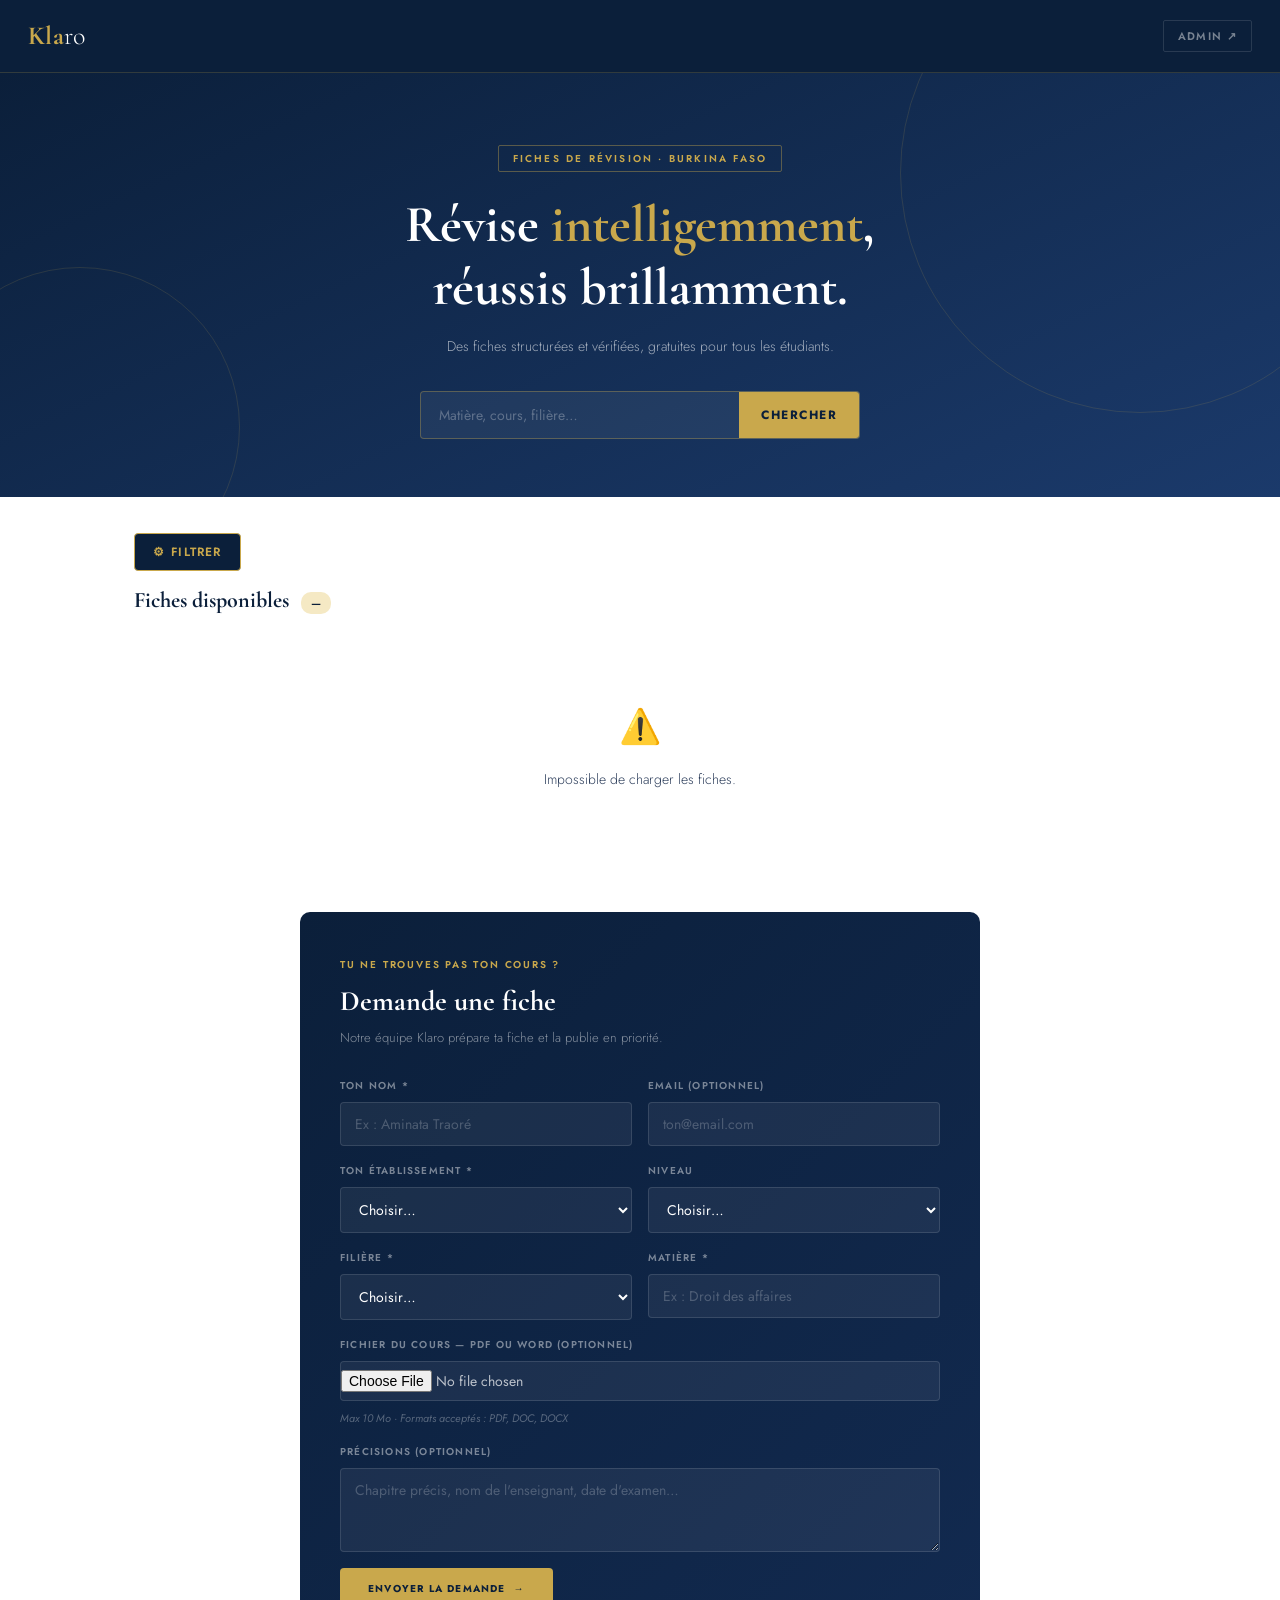
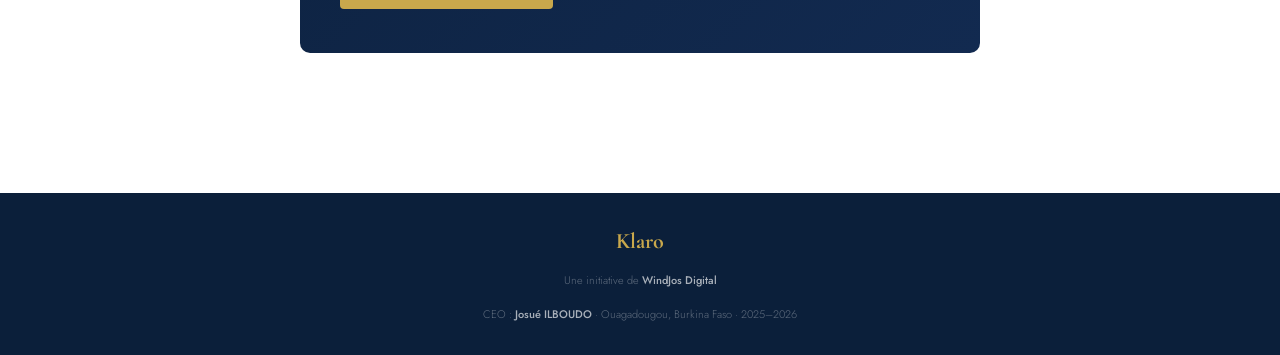
<file: index.html>
<!DOCTYPE html>
<html lang="fr">
<head>
  <meta charset="UTF-8"/>
  <meta name="viewport" content="width=device-width, initial-scale=1.0"/>
  <title>Klaro — Fiches de révision</title>
  <meta name="description" content="Des fiches de révision structurées pour réussir tes examens. Une initiative WindJos Digital."/>

  <link rel="preconnect" href="https://fonts.googleapis.com"/>
  <link rel="preconnect" href="https://fonts.gstatic.com" crossorigin/>
  <link href="https://fonts.googleapis.com/css2?family=Cormorant+Garamond:ital,wght@0,600;0,700;1,400&family=Jost:wght@300;400;500;600&display=swap" rel="stylesheet"/>

  <link rel="stylesheet" href="assets/css/variables.css"/>
  <link rel="stylesheet" href="assets/css/base.css"/>
  <link rel="stylesheet" href="assets/css/components.css"/>
  <link rel="stylesheet" href="assets/css/index.css"/>
</head>
<body>

  <!-- ═══ HEADER ═══ -->
  <header class="site-header">
    <a class="site-header__logo" href="index.html">Kla<span>ro</span></a>
    <nav class="site-header__nav">
      <a href="admin.html">Admin ↗</a>
    </nav>
  </header>


  <!-- ═══ HERO ═══ -->
  <section class="hero">
    <div class="hero__inner">
      <div class="hero__tag">Fiches de révision · Burkina Faso</div>
      <h1 class="hero__title">Révise <em>intelligemment</em>,<br/>réussis brillamment.</h1>
      <p class="hero__subtitle">Des fiches structurées et vérifiées, gratuites pour tous les étudiants.</p>
      <div class="search-bar">
        <input class="search-bar__input" type="text" id="searchInput"
          placeholder="Matière, cours, filière…" aria-label="Rechercher une fiche"/>
        <button class="search-bar__btn" onclick="effectuerRecherche()" aria-label="Chercher">
          Chercher
        </button>
      </div>
    </div>
  </section>


  <!-- ═══ CONTENU PRINCIPAL ═══ -->
  <main class="container" style="padding-top: 36px; padding-bottom: 80px;">

    <!-- ── Barre de recherche + bouton Filtrer ── -->
    <div style="display:flex; gap:10px; align-items:center; margin-bottom:16px;">

      <!-- Bouton Filtrer -->
      <button
        id="btnFiltrer"
        onclick="togglePanneauFiltres()"
        style="display:inline-flex; align-items:center; gap:6px;
               background:var(--color-navy-dark); color:var(--color-gold);
               border:1px solid var(--color-gold); border-radius:4px;
               padding:9px 18px; font-family:var(--font-body);
               font-size:12px; font-weight:600; letter-spacing:0.1em;
               text-transform:uppercase; cursor:pointer; white-space:nowrap;
               transition:all 0.2s;"
      >
        <span>⚙</span> Filtrer
        <!-- Badge actif — affiché si au moins un filtre est actif -->
        <span
          id="filtresBadge"
          style="display:none; background:var(--color-gold);
                 color:var(--color-navy-dark); border-radius:50%;
                 width:18px; height:18px; font-size:10px; font-weight:700;
                 align-items:center; justify-content:center;"
        >0</span>
      </button>

      <!-- Bouton réinitialiser (visible si filtres actifs) -->
      <button
        id="btnReinitFiltres"
        onclick="reinitialiserFiltres()"
        style="display:none; font-size:11px; color:var(--color-text-muted);
               background:none; border:none; cursor:pointer; text-decoration:underline;
               font-family:var(--font-body); padding:0;"
      >
        Tout afficher
      </button>
    </div>

    <!-- ── Panneau de filtres (masqué par défaut) ── -->
    <div
      id="panneauFiltres"
      style="display:none; background:var(--color-beige-card);
             border:1px solid var(--color-beige-border); border-radius:8px;
             padding:20px; margin-bottom:20px;"
    >
      <div style="display:grid; grid-template-columns:repeat(auto-fit, minmax(180px,1fr)); gap:16px;">

        <!-- Select Niveau -->
        <div>
          <label style="display:block; font-size:10px; font-weight:600;
                         letter-spacing:0.14em; text-transform:uppercase;
                         color:var(--color-text-muted); margin-bottom:6px;">
            Niveau
          </label>
          <select
            id="filtreNiveau"
            onchange="appliquerFiltres()"
            style="width:100%; background:white; border:1px solid var(--color-beige-border);
                   border-radius:4px; padding:9px 12px; font-family:var(--font-body);
                   font-size:13px; color:var(--color-text-primary); outline:none; cursor:pointer;"
          >
            <option value="">Tous les niveaux</option>
            <option>L1</option>
            <option>L2</option>
            <option>L3</option>
            <option>Master</option>
            <option>BTS</option>
          </select>
        </div>

        <!-- Select École — rempli dynamiquement depuis Supabase -->
        <div>
          <label style="display:block; font-size:10px; font-weight:600;
                         letter-spacing:0.14em; text-transform:uppercase;
                         color:var(--color-text-muted); margin-bottom:6px;">
            École
          </label>
          <select
            id="filtreEcole"
            onchange="appliquerFiltres()"
            style="width:100%; background:white; border:1px solid var(--color-beige-border);
                   border-radius:4px; padding:9px 12px; font-family:var(--font-body);
                   font-size:13px; color:var(--color-text-primary); outline:none; cursor:pointer;"
          >
            <option value="">Toutes les écoles</option>
            <!-- Options chargées par index.js depuis la table ecoles -->
          </select>
        </div>

        <!-- Select Filière — rempli dynamiquement depuis Supabase -->
        <div>
          <label style="display:block; font-size:10px; font-weight:600;
                         letter-spacing:0.14em; text-transform:uppercase;
                         color:var(--color-text-muted); margin-bottom:6px;">
            Filière
          </label>
          <select
            id="filtreFiliere"
            onchange="appliquerFiltres()"
            style="width:100%; background:white; border:1px solid var(--color-beige-border);
                   border-radius:4px; padding:9px 12px; font-family:var(--font-body);
                   font-size:13px; color:var(--color-text-primary); outline:none; cursor:pointer;"
          >
            <option value="">Toutes les filières</option>
            <!-- Options chargées par index.js depuis la table filieres -->
          </select>
        </div>

      </div>
    </div>

    <!-- ── En-tête section + compteur ── -->
    <div class="section-head">
      <h2 class="section-head__title">Fiches disponibles</h2>
      <span class="count-badge" id="countBadge">…</span>
    </div>

    <!-- ── Grille des fiches (remplie par index.js) ── -->
    <div class="fiches-grid" id="fichesGrid">
      <div class="state-empty">
        <div class="spinner"></div>
        <p>Chargement des fiches…</p>
      </div>
    </div>


    <!-- ═══ FORMULAIRE DE DEMANDE ═══ -->
    <section class="request-section fade-up" id="demande">

      <div class="request-section__tag">Tu ne trouves pas ton cours ?</div>
      <h2 class="request-section__title">Demande une fiche</h2>
      <p class="request-section__desc">
        Notre équipe Klaro prépare ta fiche et la publie en priorité.
      </p>

      <form id="reqForm" novalidate>

        <!-- Nom + Email -->
        <div class="form-row">
          <div class="form-group form-group--dark">
            <label for="r_nom">Ton nom *</label>
            <input type="text" id="r_nom" placeholder="Ex : Aminata Traoré" required/>
          </div>
          <div class="form-group form-group--dark">
            <label for="r_email">Email (optionnel)</label>
            <input type="email" id="r_email" placeholder="ton@email.com"/>
          </div>
        </div>

        <!-- Établissement + Niveau -->
        <div class="form-row">
          <div class="form-group form-group--dark">
            <label for="r_etablissement">Ton établissement *</label>
            <select id="r_etablissement" required>
              <option value="">Choisir…</option>
              <!-- Options chargées dynamiquement depuis Supabase par index.js -->
              <option value="autre">Autre…</option>
            </select>
          </div>
          <div class="form-group form-group--dark">
            <label for="r_niveau">Niveau</label>
            <select id="r_niveau">
              <option value="">Choisir…</option>
              <option>L1</option>
              <option>L2</option>
              <option>L3</option>
              <option>Master</option>
              <option>BTS</option>
              <option>Autre</option>
            </select>
          </div>
        </div>

        <!-- Champ "autre établissement" — visible si "Autre" sélectionné -->
        <div class="form-group form-group--dark" id="autreEtabGroup" style="display:none;">
          <label for="r_autre_etab">Précise le nom de ton université *</label>
          <input type="text" id="r_autre_etab" placeholder="Ex : Université de Koudougou"/>
        </div>

        <!-- Filière + Matière -->
        <div class="form-row">
          <div class="form-group form-group--dark">
            <label for="r_filiere">Filière *</label>
            <select id="r_filiere" required>
              <option value="">Choisir…</option>
              <!-- Options chargées dynamiquement depuis Supabase par index.js -->
              <option value="autre">Autre…</option>
            </select>
          </div>
          <div class="form-group form-group--dark">
            <label for="r_matiere">Matière *</label>
            <input type="text" id="r_matiere" placeholder="Ex : Droit des affaires" required/>
          </div>
        </div>

        <!-- Champ "autre filière" — visible si "Autre" sélectionné -->
        <div class="form-group form-group--dark" id="autreFiliereGroup" style="display:none;">
          <label for="r_autre_filiere">Précise ta filière *</label>
          <input type="text" id="r_autre_filiere" placeholder="Ex : Informatique de gestion"/>
        </div>

        <!-- Fichier du cours -->
        <div class="form-group form-group--dark">
          <label for="r_fichier">Fichier du cours — PDF ou Word (optionnel)</label>
          <input
            type="file"
            id="r_fichier"
            accept=".pdf,.doc,.docx,application/pdf,application/msword,application/vnd.openxmlformats-officedocument.wordprocessingml.document"
            style="color:rgba(255,255,255,0.7); padding:8px 0;"
          />
          <span class="form-hint">Max 10 Mo · Formats acceptés : PDF, DOC, DOCX</span>
        </div>

        <!-- Barre de progression upload -->
        <div id="uploadProgress" style="display:none; margin-bottom:14px;">
          <div style="font-size:11px; color:rgba(255,255,255,0.45); margin-bottom:6px;">
            Upload en cours… <span id="uploadPct">0%</span>
          </div>
          <div style="height:3px; background:rgba(255,255,255,0.1); border-radius:2px; overflow:hidden;">
            <div id="uploadBar" style="height:100%; width:0%; background:var(--color-gold); border-radius:2px; transition:width 0.3s;"></div>
          </div>
        </div>

        <!-- Précisions -->
        <div class="form-group form-group--dark">
          <label for="r_desc">Précisions (optionnel)</label>
          <textarea id="r_desc" rows="3" placeholder="Chapitre précis, nom de l'enseignant, date d'examen…"></textarea>
        </div>

        <button type="submit" class="btn btn--gold" id="submitBtn">
          <span id="btnLabel">Envoyer la demande</span>
          <span aria-hidden="true">→</span>
        </button>

        <div class="feedback" id="fMsg" role="alert" aria-live="polite"></div>

      </form>
    </section>

  </main>


  <!-- ═══ FOOTER ═══ -->
  <footer class="site-footer">
    <div class="site-footer__logo">Klaro</div>
    <p>Une initiative de <strong>WindJos Digital</strong></p>
    <p>CEO : <strong>Josué ILBOUDO</strong> · Ouagadougou, Burkina Faso · 2025–2026</p>
  </footer>


  <!-- ═══ SCRIPTS ═══ -->
  <script src="assets/lib/supabase.min.js"></script>
  <script src="assets/js/supabase-client.js"></script>
  <script src="assets/js/index.js"></script>

</body>
</html>
</file>
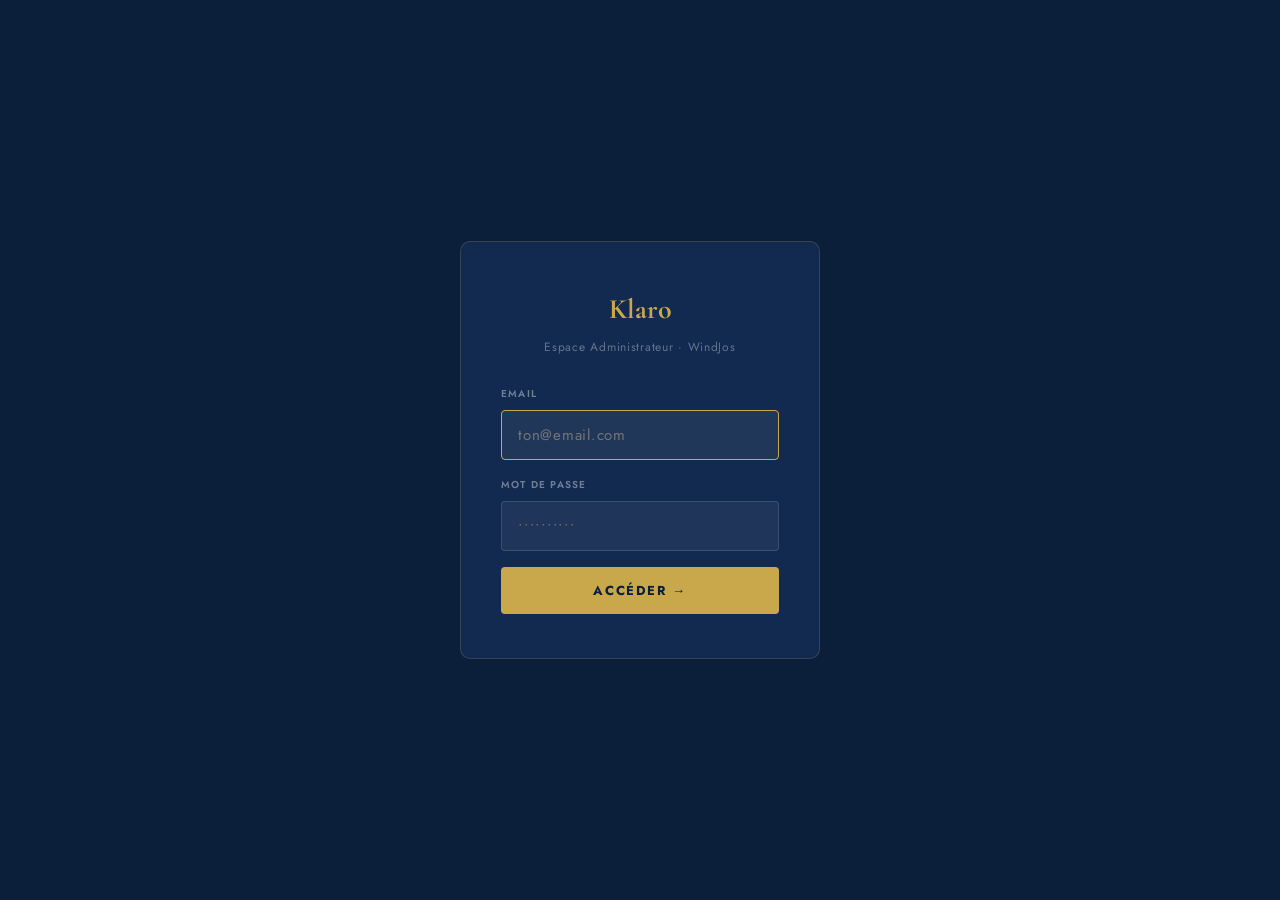
<file: admin.html>
<!DOCTYPE html>
<html lang="fr">
<head>
  <meta charset="UTF-8"/>
  <meta name="viewport" content="width=device-width, initial-scale=1.0"/>
  <title>Klaro · Espace Admin</title>

  <link rel="preconnect" href="https://fonts.googleapis.com"/>
  <link rel="preconnect" href="https://fonts.gstatic.com" crossorigin/>
  <link href="https://fonts.googleapis.com/css2?family=Cormorant+Garamond:wght@600;700&family=Jost:wght@300;400;500;600&display=swap" rel="stylesheet"/>

  <link rel="stylesheet" href="assets/css/variables.css"/>
  <link rel="stylesheet" href="assets/css/base.css"/>
  <link rel="stylesheet" href="assets/css/components.css"/>
  <link rel="stylesheet" href="assets/css/admin.css"/>
</head>
<body class="admin-page">

  <!-- ═══ GATE ═══ -->
  <div class="gate" id="gate" role="dialog" aria-modal="true" aria-label="Connexion admin">
    <div class="gate__box">
      <div class="gate__logo">Klaro</div>
      <div class="gate__subtitle">Espace Administrateur · WindJos</div>
      <label for="emailInput">Email</label>
      <input class="gate__input" type="email" id="emailInput"
        placeholder="ton@email.com" autocomplete="email"/>
      <label for="pwdInput">Mot de passe</label>
      <input class="gate__input" type="password" id="pwdInput"
        placeholder="••••••••••" autocomplete="current-password"/>
      <button class="gate__btn" id="gateBtn" onclick="seConnecter()">Accéder →</button>
      <p class="gate__error" id="gateErr" role="alert" aria-live="polite"></p>
    </div>
  </div>


  <!-- ═══ APPLICATION ═══ -->
  <div class="app" id="app">

    <!-- Topbar -->
    <div class="topbar">
      <div>
        <span class="topbar__logo">Kla<span>ro</span></span>
        <span class="topbar__role">ADMIN</span>
      </div>
      <div class="topbar__right">
        <span class="topbar__badge" id="pendingBadge">0</span>
        <a href="index.html" target="_blank" rel="noopener">← Voir le site</a>
        <a href="#" onclick="seDeconnecter()">Déconnexion</a>
      </div>
    </div>

    <!-- Stats -->
    <div class="stats-bar">
      <div class="stat-card">
        <div class="stat-card__value" id="st-fiches">–</div>
        <div class="stat-card__label">Fiches publiées</div>
      </div>
      <div class="stat-card">
        <div class="stat-card__value" id="st-demandes">–</div>
        <div class="stat-card__label">Demandes totales</div>
      </div>
      <div class="stat-card">
        <div class="stat-card__value" id="st-pending">–</div>
        <div class="stat-card__label">En attente</div>
      </div>
      <div class="stat-card">
        <div class="stat-card__value" id="st-done">–</div>
        <div class="stat-card__label">Traitées</div>
      </div>
    </div>

    <!-- Onglets -->
    <div class="tabs-bar" role="tablist">
      <button class="tab-btn tab-btn--active" role="tab" data-tab="demandes"
        aria-selected="true" onclick="afficherOnglet('demandes', this)">
        Demandes <span class="tab-dot" id="tabDot" aria-hidden="true"></span>
      </button>
      <button class="tab-btn" role="tab" data-tab="publier"
        aria-selected="false" onclick="afficherOnglet('publier', this)">
        Publier une fiche
      </button>
      <button class="tab-btn" role="tab" data-tab="gerer"
        aria-selected="false" onclick="afficherOnglet('gerer', this)">
        Gérer les fiches
      </button>
      <button class="tab-btn" role="tab" data-tab="cours"
        aria-selected="false" onclick="afficherOnglet('cours', this)">
        Cours originaux
      </button>
      <button class="tab-btn" role="tab" data-tab="devoirs"
        aria-selected="false" onclick="afficherOnglet('devoirs', this)">
        Devoirs &amp; Corrections
      </button>
      <!-- ★ NOUVEAU -->
      <button class="tab-btn" role="tab" data-tab="ecoles"
        aria-selected="false" onclick="afficherOnglet('ecoles', this)">
        Écoles &amp; Filières
      </button>
    </div>


    <!-- ═══ ONGLET 1 — Demandes ═══ -->
    <div class="tab-content tab-content--active" id="tab-demandes" role="tabpanel">
      <div class="table-wrap">
        <table class="data-table data-table--dark" aria-label="Demandes">
          <thead>
            <tr>
              <th>Étudiant</th>
              <th>École · Filière</th>
              <th>Matière</th>
              <th>Niveau</th>
              <th>Fichier</th>
              <th>Date</th>
              <th>Statut</th>
              <th>Actions</th>
            </tr>
          </thead>
          <tbody id="demandesTbody">
            <tr><td colspan="8" class="table-empty"><p>Chargement…</p></td></tr>
          </tbody>
        </table>
      </div>
    </div>


    <!-- ═══ ONGLET 2 — Publier ═══ -->
    <div class="tab-content" id="tab-publier" role="tabpanel">
      <form class="pub-form" id="pubForm" novalidate>
        <h3 class="pub-form__title">Publier une nouvelle fiche</h3>

        <!-- Titre -->
        <div class="form-group form-group--dark">
          <label for="p_titre">Titre de la fiche *</label>
          <input type="text" id="p_titre"
            placeholder="Ex : Responsabilité Sociale de l'Entreprise (RSE)" required/>
        </div>

        <!-- Établissement + Filière -->
        <div class="form-row">
          <div class="form-group form-group--dark">
            <label for="p_etablissement">Établissement</label>
            <select id="p_etablissement">
              <option value="">Choisir…</option>
              <option>IBAM</option><option>UJKZ</option><option>IST</option>
              <option>ISTAPEM</option><option>U-AUBEN</option><option>ISTIC</option>
              <option>IPERMIC</option><option>UV-BF</option><option>USTA</option>
              <option>ESTA</option><option>ESC</option><option>ULB</option>
              <option>UPG</option><option value="autre">Autre…</option>
            </select>
          </div>
          <div class="form-group form-group--dark">
            <label for="p_filiere">Filière</label>
            <select id="p_filiere">
              <option value="">Choisir…</option>
              <option>MGC</option><option>MID</option><option>ADB</option>
              <option>ADC</option><option>MIAGE</option><option>CCA</option>
              <option>Droit</option><option value="autre">Autre…</option>
            </select>
          </div>
        </div>

        <!-- Autre établissement -->
        <div class="form-group form-group--dark" id="pubAutreEtabGroup" style="display:none;">
          <label for="p_autre_etab">Nom de l'établissement</label>
          <input type="text" id="p_autre_etab" placeholder="Ex : Université de Koudougou"/>
        </div>

        <!-- Autre filière -->
        <div class="form-group form-group--dark" id="pubAutreFiliereGroup" style="display:none;">
          <label for="p_autre_filiere">Nom de la filière</label>
          <input type="text" id="p_autre_filiere" placeholder="Ex : Informatique de gestion"/>
        </div>

        <!-- Matière + Niveau -->
        <div class="form-row">
          <div class="form-group form-group--dark">
            <label for="p_matiere">Matière *</label>
            <input type="text" id="p_matiere" placeholder="Ex : Management" required/>
          </div>
          <div class="form-group form-group--dark">
            <label for="p_niveau">Niveau *</label>
            <select id="p_niveau" required>
              <option value="">Choisir…</option>
              <option>L1</option><option>L2</option><option>L3</option>
              <option>Master</option><option>BTS</option><option>Autre</option>
            </select>
          </div>
        </div>

        <!-- Description -->
        <div class="form-group form-group--dark">
          <label for="p_desc">Description courte (optionnel)</label>
          <textarea id="p_desc" rows="3" placeholder="Résumé du contenu de la fiche…"></textarea>
        </div>

        <!-- URL -->
        <div class="form-group form-group--dark">
          <label for="p_url">Chemin / URL du fichier HTML *</label>
          <input type="text" id="p_url"
            placeholder="fiches/rse-2026.html  ou  https://…" required/>
          <span class="form-hint">Chemin relatif depuis la racine ou URL complète.</span>
        </div>

        <button type="submit" class="btn btn--gold" id="pubBtn">
          <span id="pubLabel">Publier la fiche</span> <span>→</span>
        </button>
        <div class="feedback" id="pubMsg" role="alert" aria-live="polite"></div>

      </form>
    </div>


    <!-- ═══ ONGLET 3 — Gérer ═══ -->
    <div class="tab-content" id="tab-gerer" role="tabpanel">
      <div class="manage-head">
        <h3 class="manage-head__title">Fiches publiées</h3>
        <button class="btn btn--gold btn--sm" onclick="chargerGestionFiches()">↻ Rafraîchir</button>
      </div>
      <div class="table-wrap">
        <table class="data-table data-table--dark" aria-label="Fiches publiées">
          <thead>
            <tr>
              <th>Titre</th>
              <th>École · Filière</th>
              <th>Matière</th>
              <th>Niveau</th>
              <th>Date</th>
              <th>Lien</th>
              <th>Action</th>
            </tr>
          </thead>
          <tbody id="fichesTbody">
            <tr><td colspan="7" class="table-empty"><p>Chargement…</p></td></tr>
          </tbody>
        </table>
      </div>
    </div>

  </div><!-- /.app (onglets cours et devoirs insérés par blocs précédents) -->

    <!-- ★ ONGLET 6 — Écoles & Filières ═══ -->
    <div class="tab-content" id="tab-ecoles" role="tabpanel">

      <!-- ── Deux colonnes : Écoles | Filières ── -->
      <div style="display:grid; grid-template-columns:1fr 1fr; gap:28px;">


        <!-- ════ COLONNE ÉCOLES ════ -->
        <div>
          <div class="manage-head">
            <h3 class="manage-head__title">Écoles</h3>
            <button class="btn btn--gold btn--sm"
              onclick="chargerEcolesAdmin()">↻ Rafraîchir</button>
          </div>

          <!-- Formulaire ajout école -->
          <form id="ecoleForm" novalidate
            style="display:flex; gap:8px; margin-bottom:20px;"
            onsubmit="ajouterEcole(event)">
            <div style="flex:1;">
              <input
                type="text"
                id="ecoleNom"
                placeholder="Nom de l'école (ex: IUT)"
                style="width:100%; background:rgba(255,255,255,0.07);
                       border:1px solid rgba(255,255,255,0.12); border-radius:4px;
                       padding:11px 14px; color:#fff; font-family:var(--font-body);
                       font-size:14px; outline:none;"
                required
              />
            </div>
            <button type="submit" class="btn btn--gold btn--sm"
              id="ecoleBtn" style="padding:11px 18px; white-space:nowrap;">
              + Ajouter
            </button>
          </form>
          <div class="feedback" id="ecoleMsg"
            role="alert" aria-live="polite"></div>

          <!-- Liste des écoles -->
          <div class="table-wrap">
            <table class="data-table data-table--dark">
              <thead>
                <tr>
                  <th>Nom</th>
                  <th>Statut</th>
                  <th>Action</th>
                </tr>
              </thead>
              <tbody id="ecolesTbody">
                <tr><td colspan="3" class="table-empty">
                  <p>Chargement…</p>
                </td></tr>
              </tbody>
            </table>
          </div>
        </div>


        <!-- ════ COLONNE FILIÈRES ════ -->
        <div>
          <div class="manage-head">
            <h3 class="manage-head__title">Filières</h3>
            <button class="btn btn--gold btn--sm"
              onclick="chargerFilieresAdmin()">↻ Rafraîchir</button>
          </div>

          <!-- Formulaire ajout filière -->
          <form id="filiereForm" novalidate
            style="display:flex; gap:8px; margin-bottom:20px;"
            onsubmit="ajouterFiliere(event)">
            <div style="flex:1;">
              <input
                type="text"
                id="filiereNom"
                placeholder="Nom de la filière (ex: INFO)"
                style="width:100%; background:rgba(255,255,255,0.07);
                       border:1px solid rgba(255,255,255,0.12); border-radius:4px;
                       padding:11px 14px; color:#fff; font-family:var(--font-body);
                       font-size:14px; outline:none;"
                required
              />
            </div>
            <button type="submit" class="btn btn--gold btn--sm"
              id="filiereBtn" style="padding:11px 18px; white-space:nowrap;">
              + Ajouter
            </button>
          </form>
          <div class="feedback" id="filiereMsg"
            role="alert" aria-live="polite"></div>

          <!-- Liste des filières -->
          <div class="table-wrap">
            <table class="data-table data-table--dark">
              <thead>
                <tr>
                  <th>Nom</th>
                  <th>Statut</th>
                  <th>Action</th>
                </tr>
              </thead>
              <tbody id="filieresTbody">
                <tr><td colspan="3" class="table-empty">
                  <p>Chargement…</p>
                </td></tr>
              </tbody>
            </table>
          </div>
        </div>


      </div><!-- /grid -->

      <!-- Responsive : 1 colonne sur mobile -->
      <style>
        @media (max-width: 640px) {
          #tab-ecoles > div { grid-template-columns: 1fr !important; }
        }
      </style>

    </div><!-- /#tab-ecoles -->

  </div><!-- /.app -->


  <!-- ═══ SCRIPTS ═══ -->
  <script src="assets/lib/supabase.min.js"></script>
  <script src="assets/js/supabase-client.js"></script>
  <script src="assets/js/admin.js"></script>

</body>
</html>
</file>
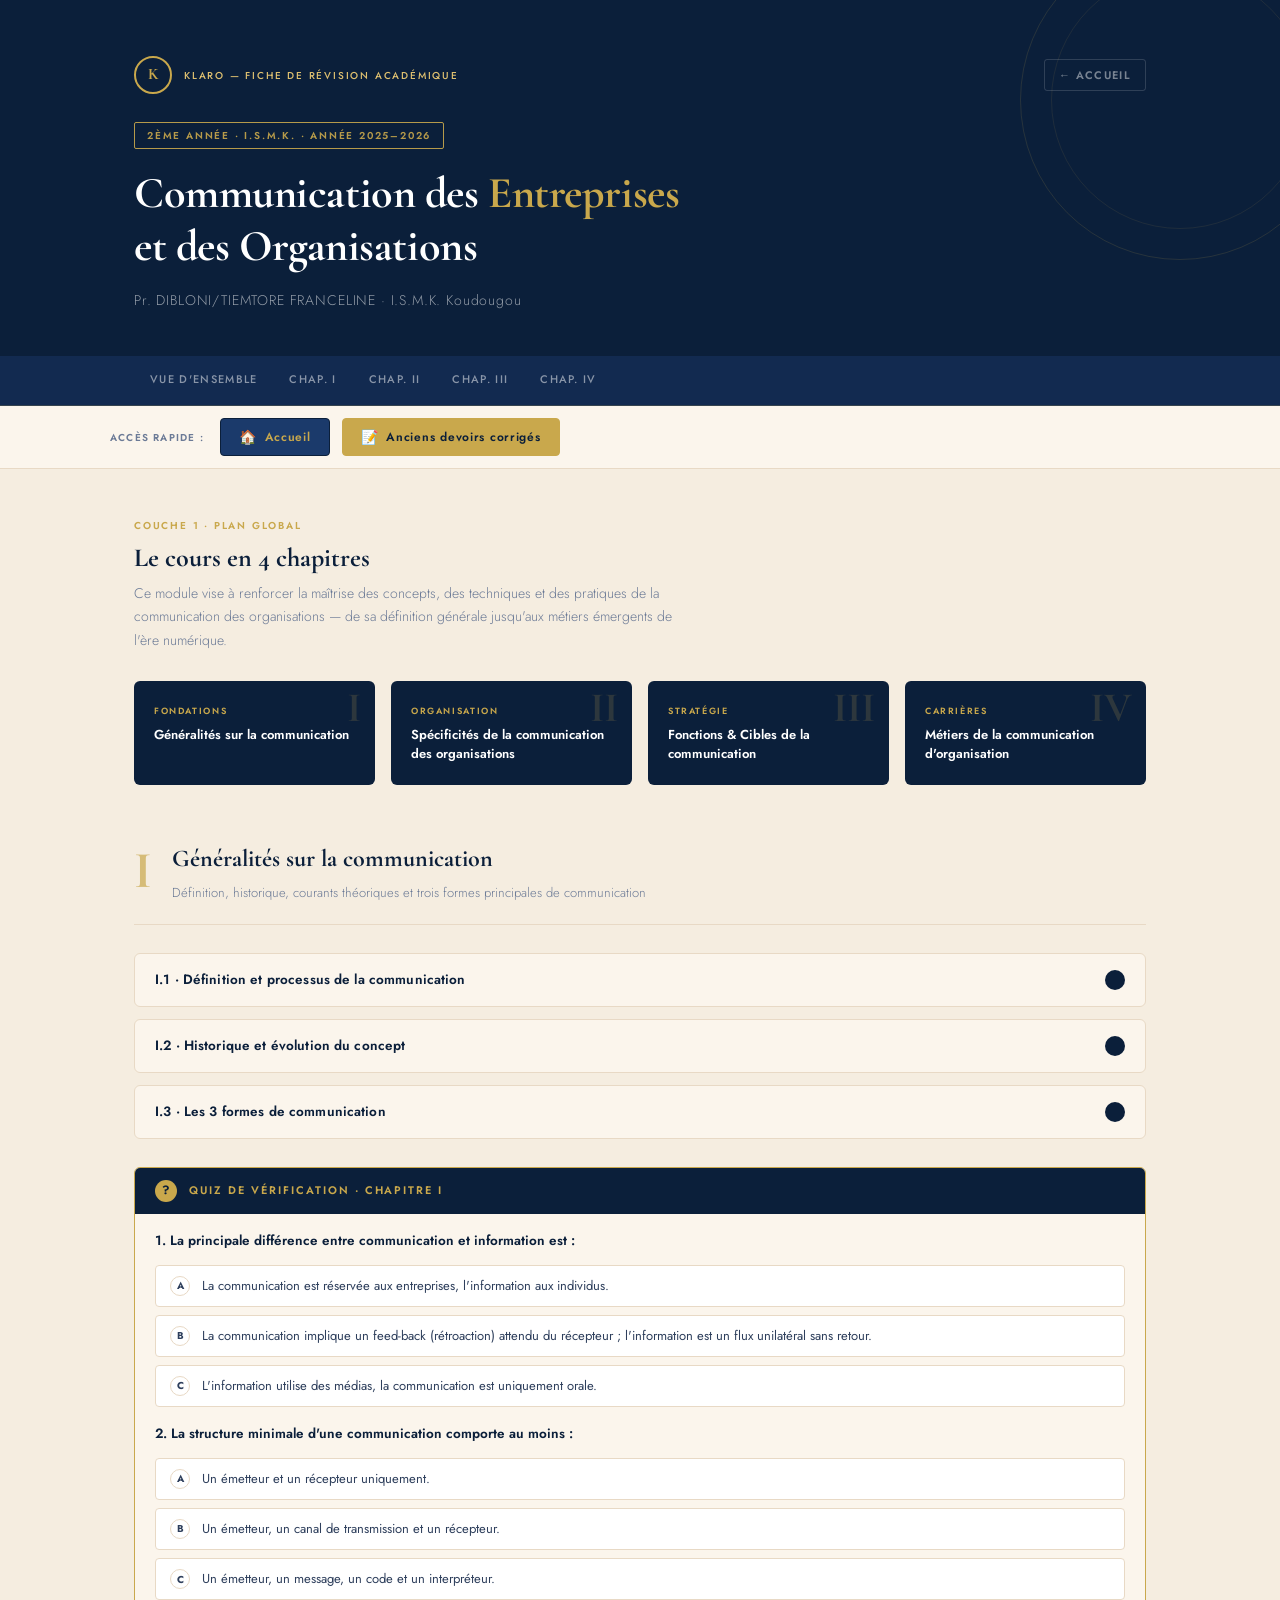
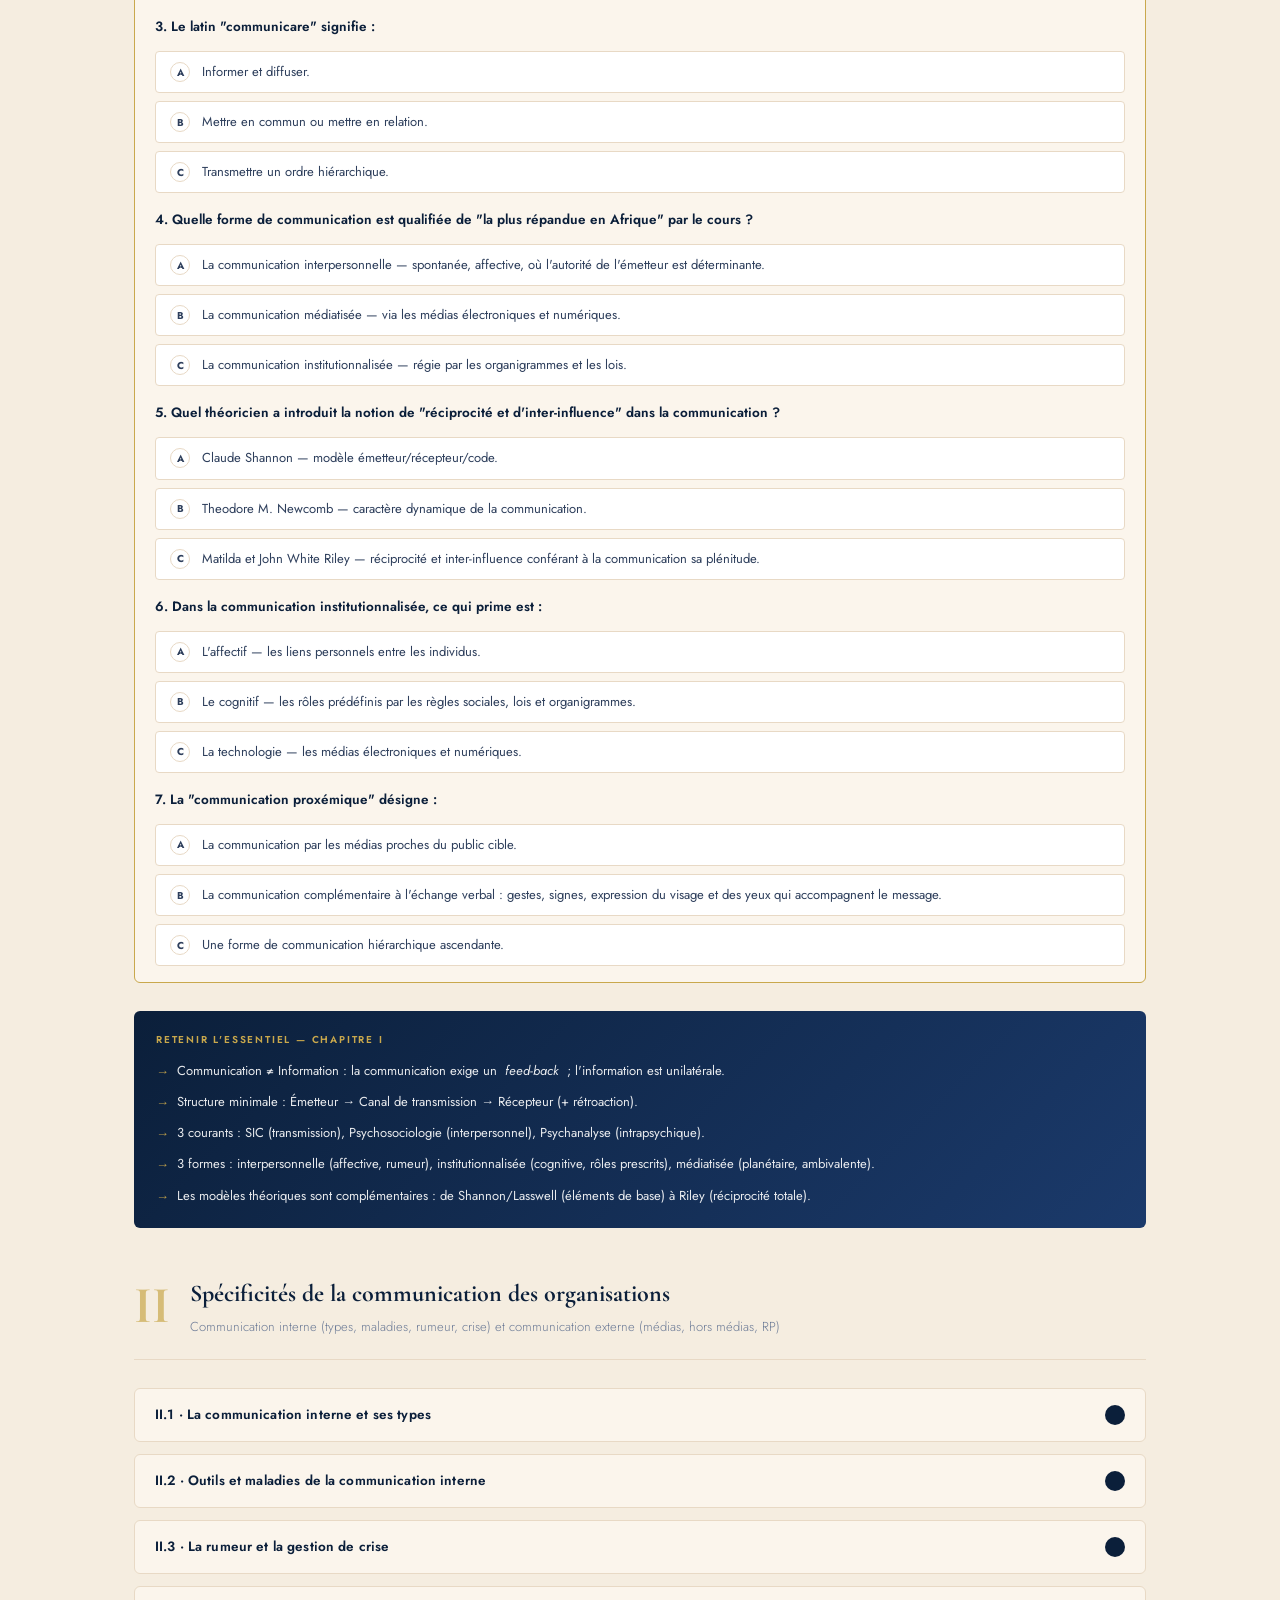
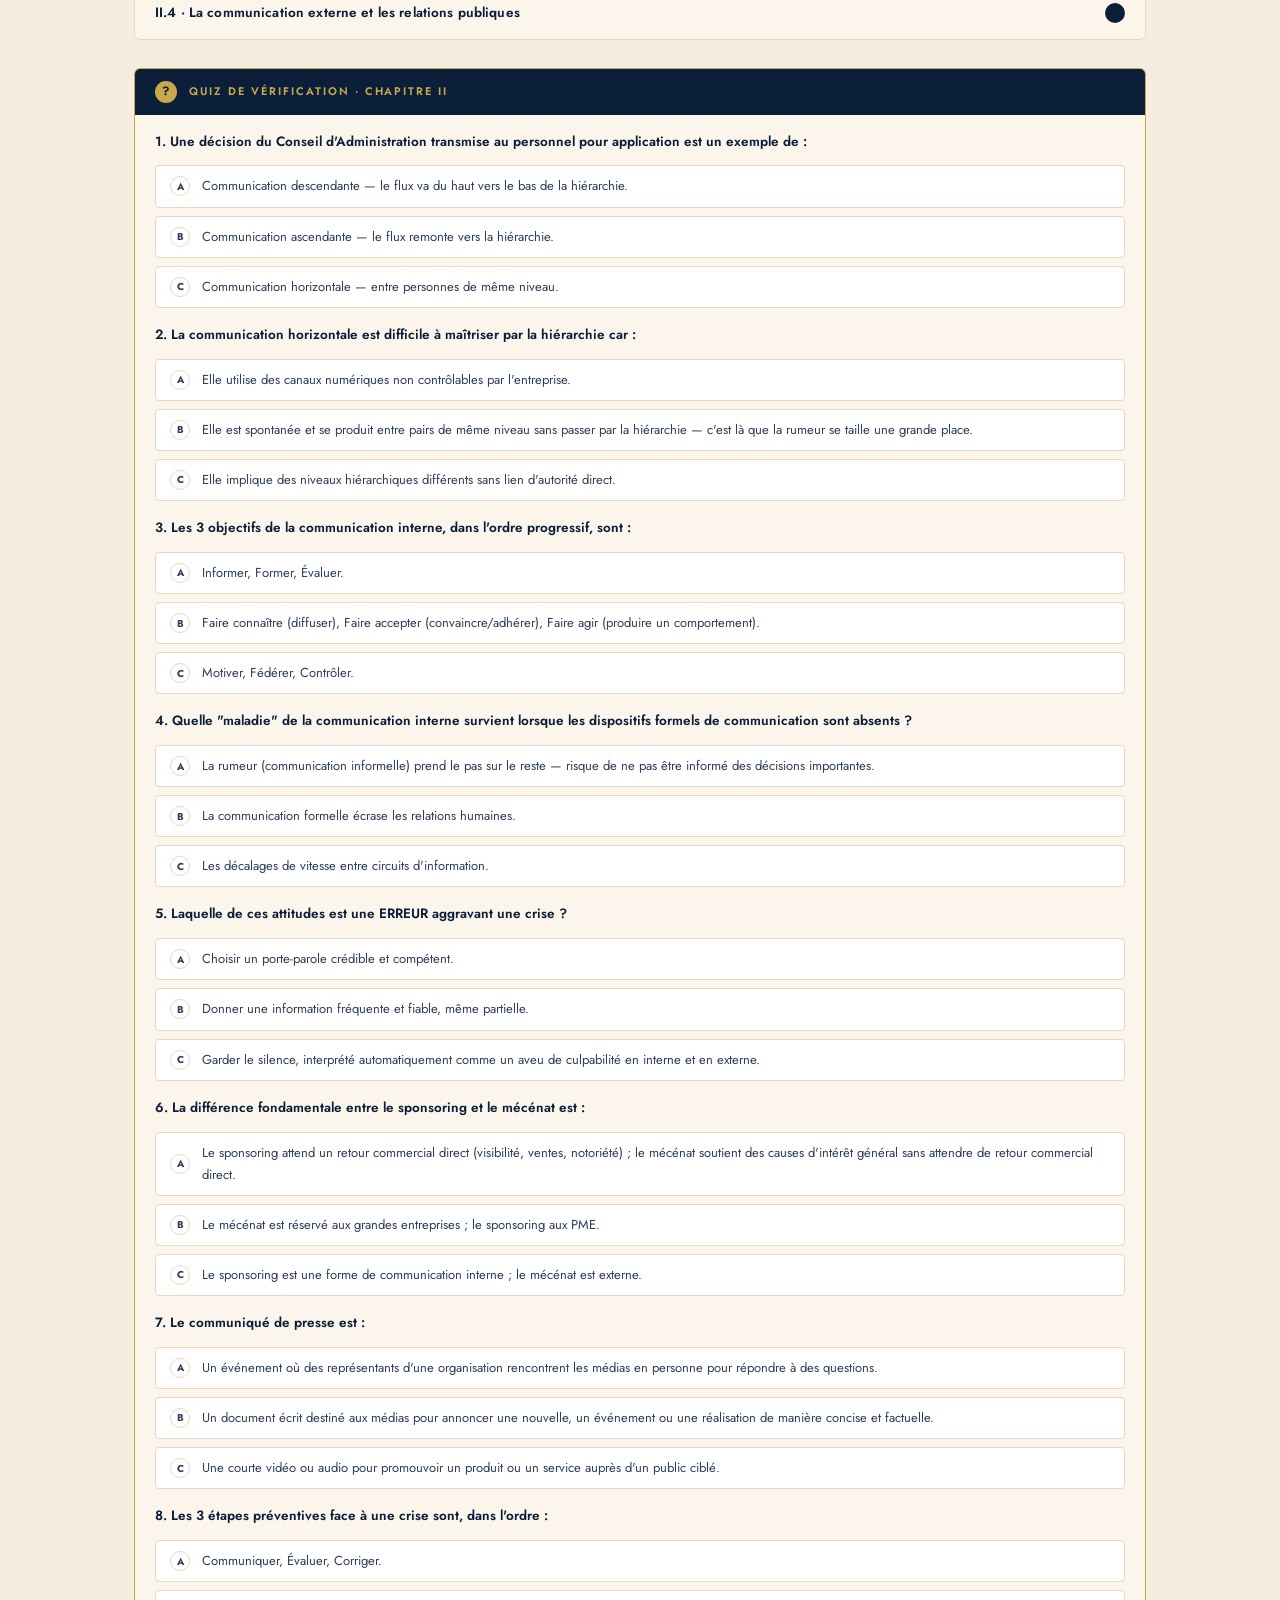
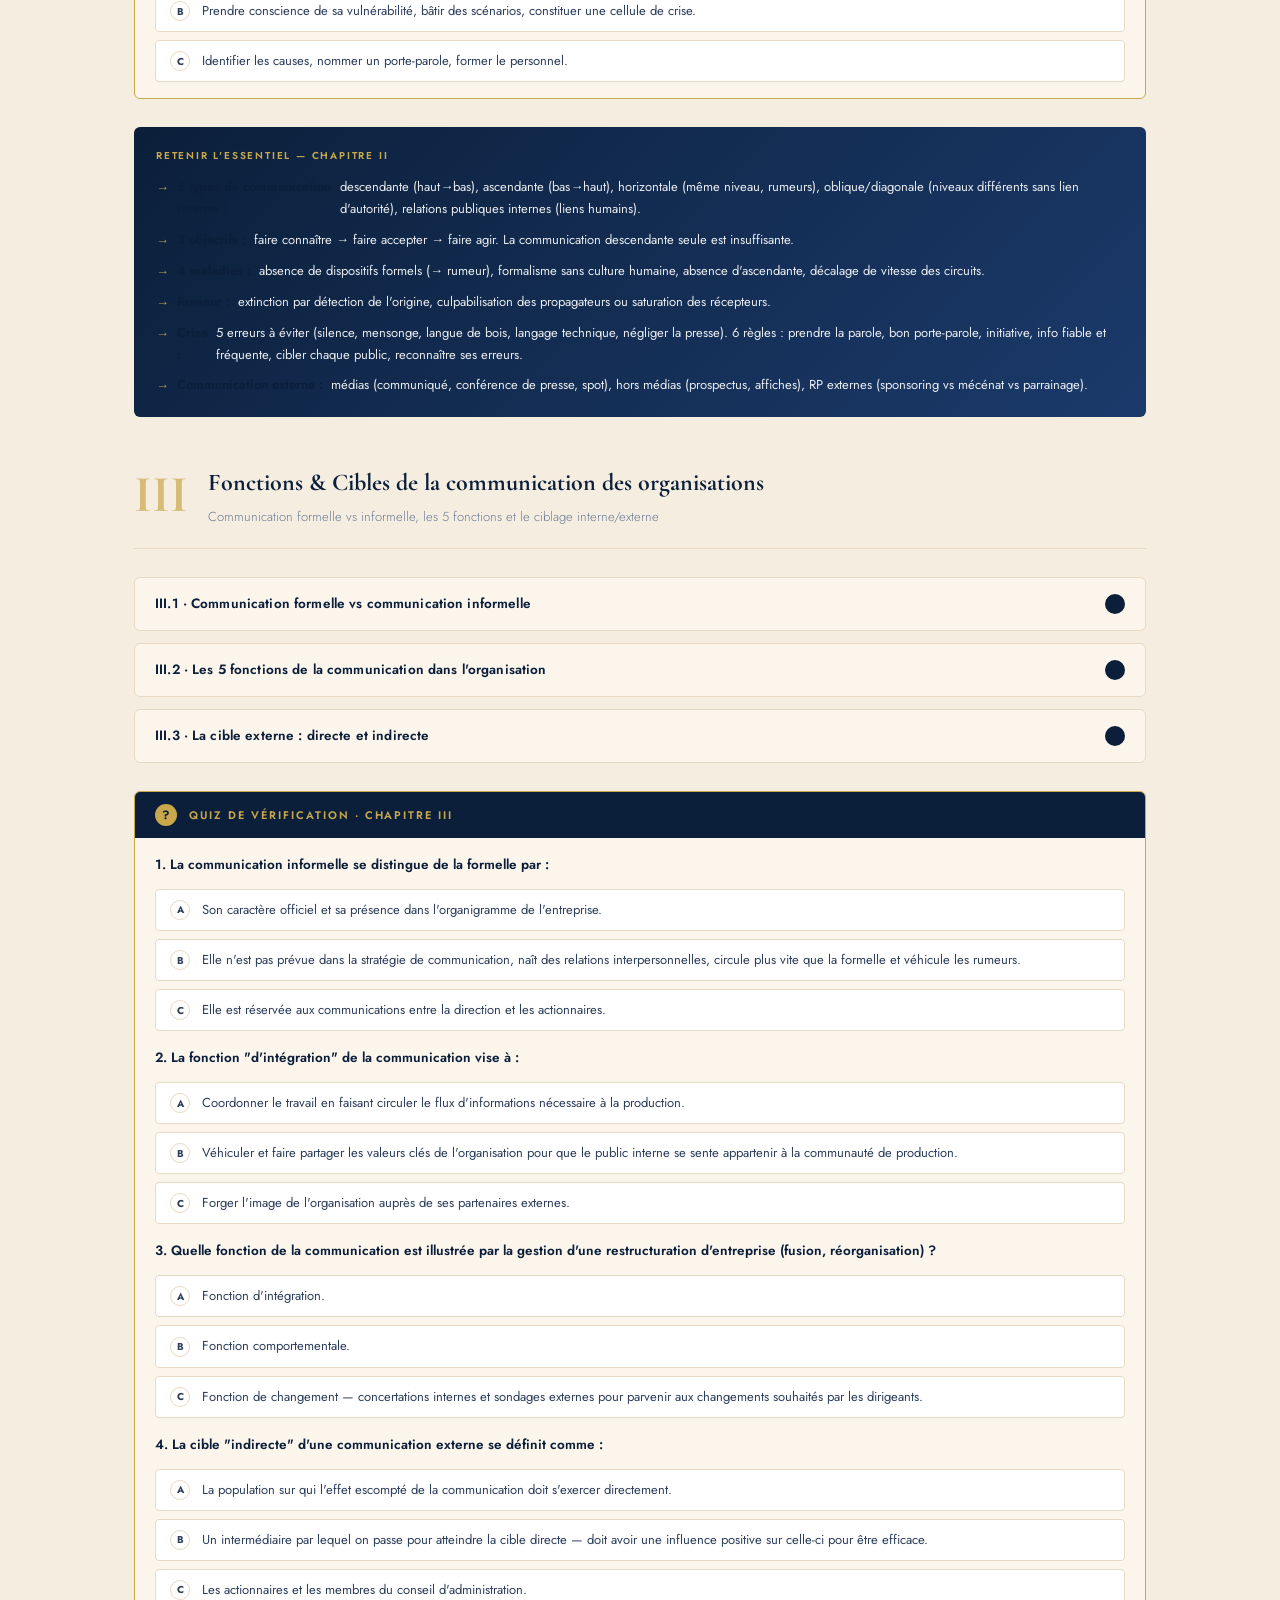
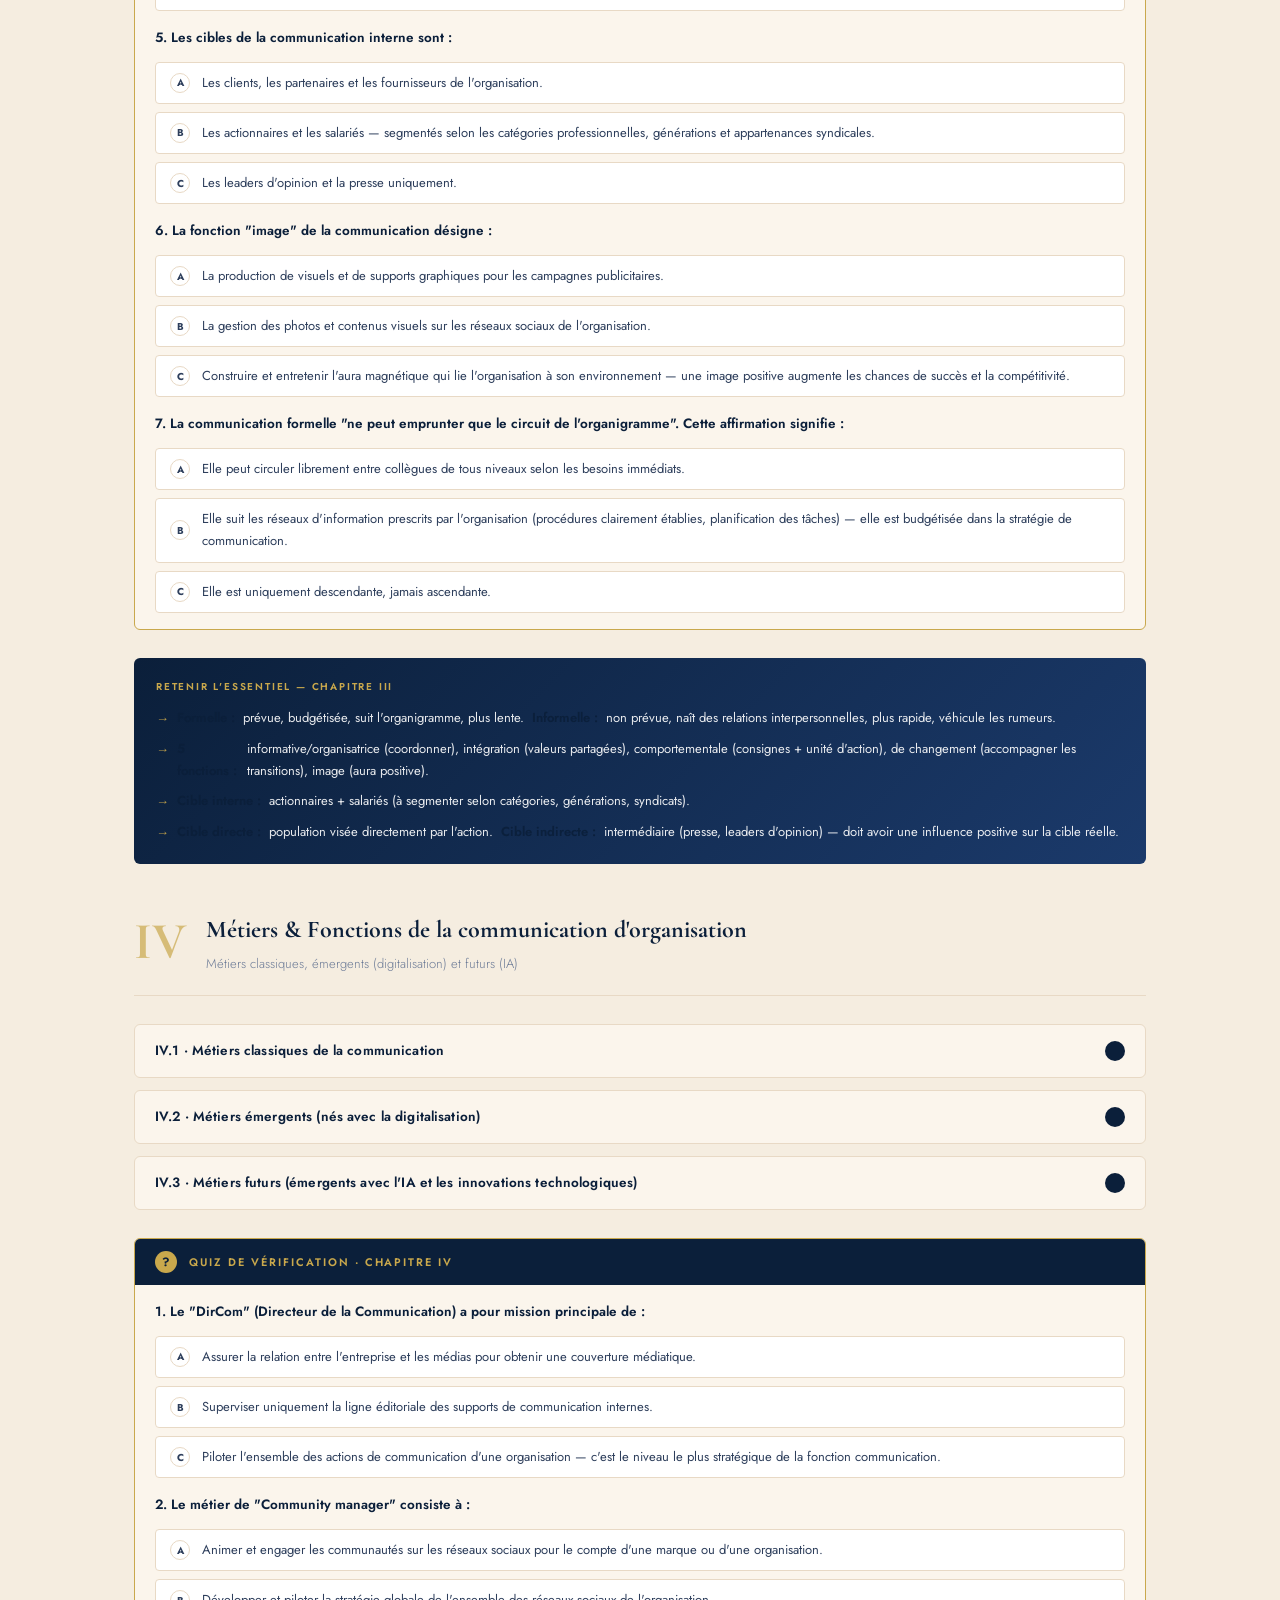
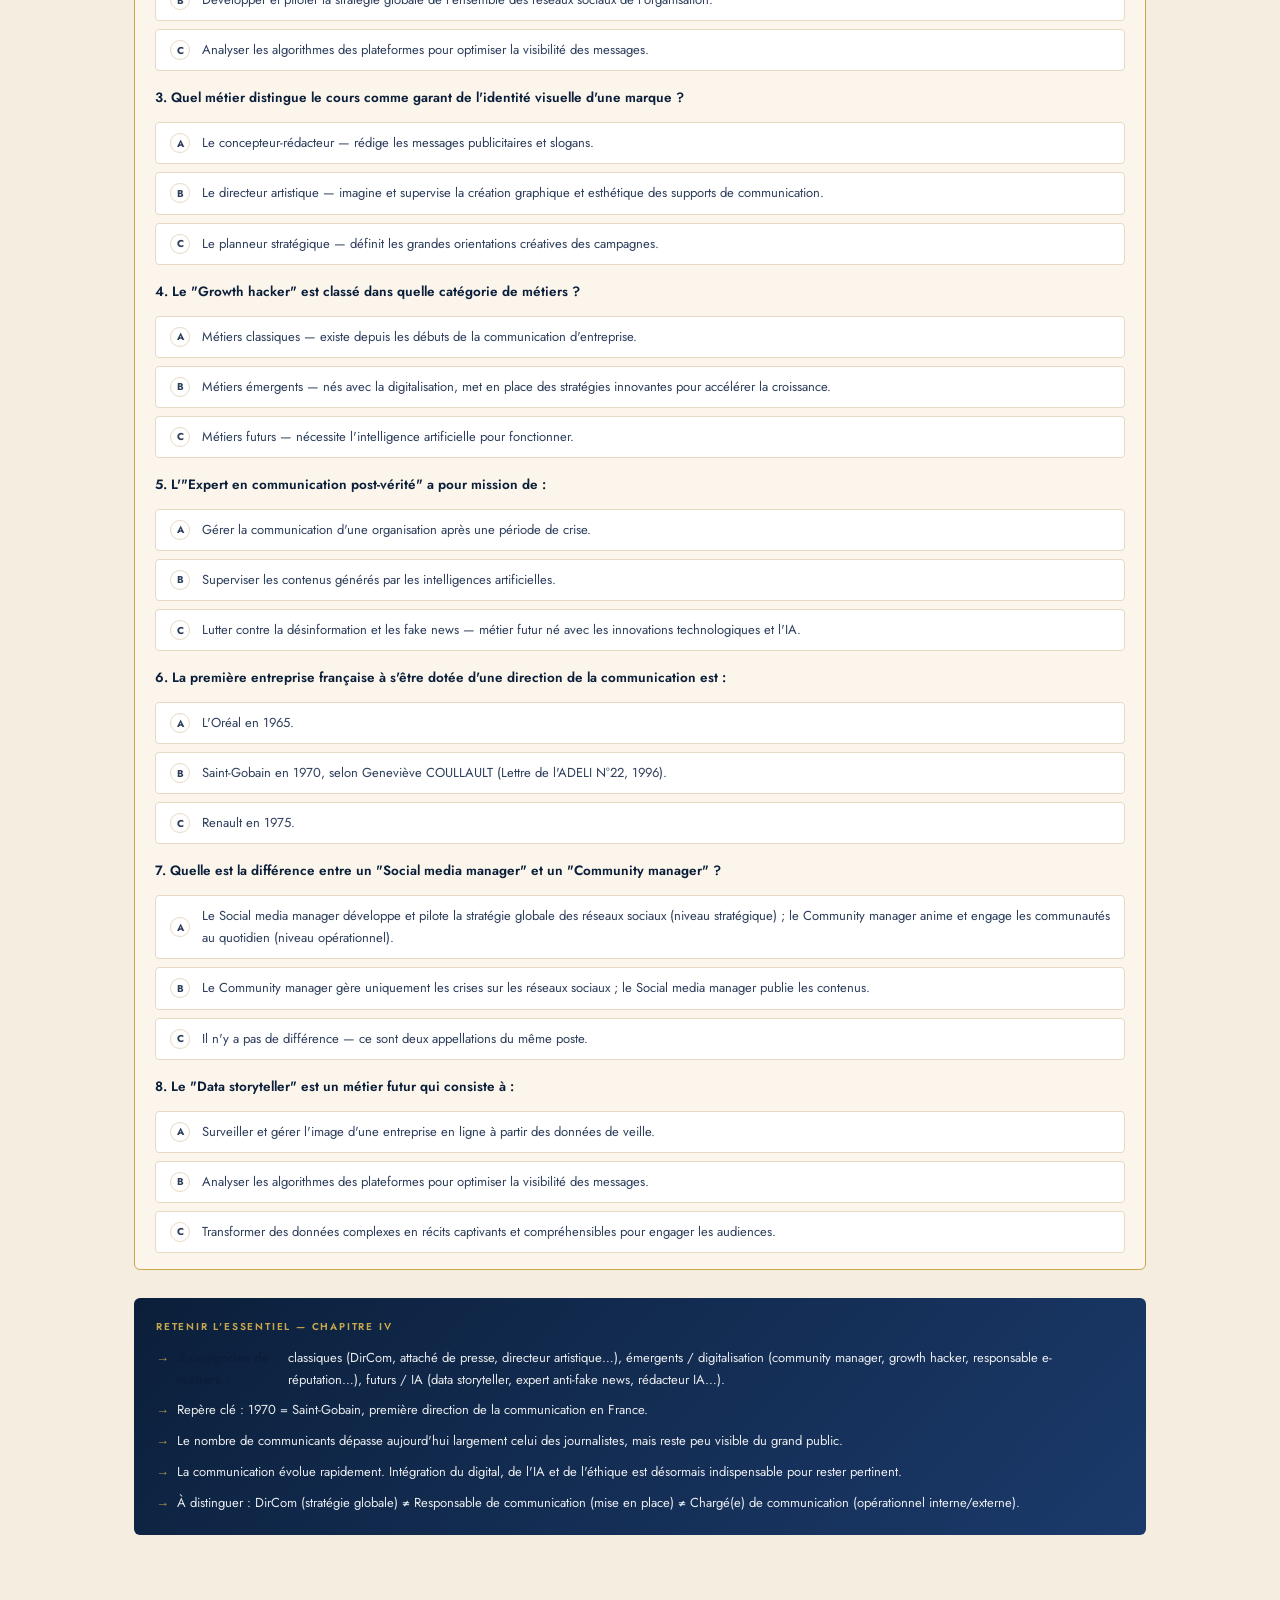
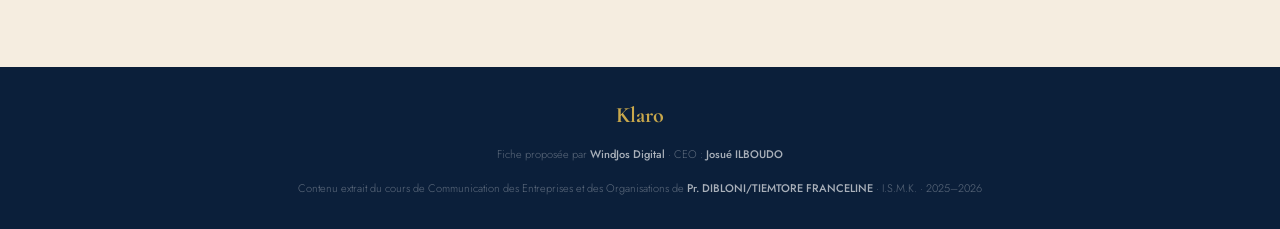
<file: fiche/coe-2026.html>
<!DOCTYPE html>
<html lang="fr">
<head>
  <meta charset="UTF-8"/>
  <meta name="viewport" content="width=device-width, initial-scale=1.0"/>
  <title>Fiche Communication — Entreprises &amp; Organisations · Klaro</title>
  <meta name="description" content="Fiche de révision complète sur la Communication des Entreprises et des Organisations : généralités, communication interne/externe, fonctions, cibles et métiers. Pr. DIBLONI/TIEMTORE FRANCELINE — ISMK 2ème Année 2025–2026."/>

  <!-- ── Polices Google Fonts ── -->
  <link rel="preconnect" href="https://fonts.googleapis.com"/>
  <link rel="preconnect" href="https://fonts.gstatic.com" crossorigin/>
  <link href="https://fonts.googleapis.com/css2?family=Cormorant+Garamond:ital,wght@0,400;0,600;0,700;1,400&family=Jost:wght@300;400;500;600&display=swap" rel="stylesheet"/>

  <!-- ── Feuilles de style (ordre obligatoire) ── -->
  <link rel="stylesheet" href="../assets/css/variables.css"/>
  <link rel="stylesheet" href="../assets/css/base.css"/>
  <link rel="stylesheet" href="../assets/css/components.css"/>
  <link rel="stylesheet" href="../assets/css/fiche.css"/>
</head>
<body class="fiche-page">


  <!-- ═══════════════════════════════════════════
       EN-TÊTE DE LA FICHE
  ════════════════════════════════════════════ -->
  <header class="fiche-header">
    <div class="fiche-header__deco" aria-hidden="true"></div>
    <div class="fiche-header__inner">

      <div class="fiche-header__brand">
        <a
          href="../index.html"
          style="display:flex; align-items:center; gap:12px; text-decoration:none;"
          title="Retour à l'accueil Klaro"
        >
          <div class="fiche-header__brand-logo" aria-hidden="true">K</div>
          <span class="fiche-header__brand-text">Klaro — Fiche de révision académique</span>
        </a>
        <a
          href="../index.html"
          style="margin-left:auto; font-size:11px; font-weight:600;
                 letter-spacing:0.12em; text-transform:uppercase;
                 color:rgba(255,255,255,0.45); text-decoration:none;
                 border:1px solid rgba(255,255,255,0.15); border-radius:3px;
                 padding:6px 14px; transition:all 0.2s; white-space:nowrap;"
          onmouseover="this.style.color='var(--color-gold)'; this.style.borderColor='var(--color-gold)';"
          onmouseout="this.style.color='rgba(255,255,255,0.45)'; this.style.borderColor='rgba(255,255,255,0.15)';"
          title="Retour à l'accueil"
        >
          ← Accueil
        </a>
      </div>

      <div class="fiche-header__tag">2ème Année · I.S.M.K. · Année 2025–2026</div>

      <h1 class="fiche-header__title">
        Communication des <em>Entreprises</em><br/>et des Organisations
      </h1>

      <p class="fiche-header__subtitle">
        Pr. DIBLONI/TIEMTORE FRANCELINE · I.S.M.K. Koudougou
      </p>

    </div>
  </header>


  <!-- ═══════════════════════════════════════════
       NAVIGATION INTERNE
  ════════════════════════════════════════════ -->
  <nav class="fiche-nav" aria-label="Navigation dans la fiche">
    <div class="fiche-nav__inner">
      <a class="fiche-nav__link" href="#apercu">Vue d'ensemble</a>
      <a class="fiche-nav__link" href="#chap1">Chap. I</a>
      <a class="fiche-nav__link" href="#chap2">Chap. II</a>
      <a class="fiche-nav__link" href="#chap3">Chap. III</a>
      <a class="fiche-nav__link" href="#chap4">Chap. IV</a>
    </div>
  </nav>


  <!-- ═══════════════════════════════════════════
       BARRE D'ACTIONS
  ════════════════════════════════════════════ -->
  <div class="fiche-actions">
    <div class="fiche-actions__inner">
      <span class="fiche-actions__label">Accès rapide :</span>
      <a
        class="fiche-action-btn fiche-action-btn--cours"
        href="../index.html"
        title="Retour à l'accueil Klaro"
        style="background:var(--color-navy-light);"
      >
        <span class="fiche-action-btn__icon">🏠</span>
        Accueil
      </a>
      <a
        class="fiche-action-btn fiche-action-btn--cours"
        href="#"
        id="btnCoursOriginal"
        target="_blank"
        rel="noopener noreferrer"
        title="Télécharger le cours original"
      >
        <span class="fiche-action-btn__icon">📄</span>
        Cours original
      </a>
      <a
        class="fiche-action-btn fiche-action-btn--devoirs"
        href="../devoirs/communication-2026.html"
        title="Voir les anciens devoirs corrigés"
      >
        <span class="fiche-action-btn__icon">📝</span>
        Anciens devoirs corrigés
      </a>
    </div>
  </div>


  <!-- ═══════════════════════════════════════════
       CONTENU PRINCIPAL
  ════════════════════════════════════════════ -->
  <main class="fiche-main">


    <!-- ════════════════════════════════════════
         VUE D'ENSEMBLE
    ════════════════════════════════════════ -->
    <section class="overview fade-up" id="apercu">

      <span class="section-label">Couche 1 · Plan Global</span>
      <h2 class="overview__title">Le cours en 4 chapitres</h2>
      <p class="overview__intro">
        Ce module vise à renforcer la maîtrise des concepts, des techniques et des pratiques
        de la communication des organisations — de sa définition générale jusqu'aux métiers
        émergents de l'ère numérique.
      </p>

      <div class="overview__grid">

        <a class="chapter-card" href="#chap1">
          <div class="chapter-card__num" aria-hidden="true">I</div>
          <div class="chapter-card__tag">Fondations</div>
          <div class="chapter-card__title">Généralités sur la communication</div>
        </a>

        <a class="chapter-card" href="#chap2">
          <div class="chapter-card__num" aria-hidden="true">II</div>
          <div class="chapter-card__tag">Organisation</div>
          <div class="chapter-card__title">Spécificités de la communication des organisations</div>
        </a>

        <a class="chapter-card" href="#chap3">
          <div class="chapter-card__num" aria-hidden="true">III</div>
          <div class="chapter-card__tag">Stratégie</div>
          <div class="chapter-card__title">Fonctions &amp; Cibles de la communication</div>
        </a>

        <a class="chapter-card" href="#chap4">
          <div class="chapter-card__num" aria-hidden="true">IV</div>
          <div class="chapter-card__tag">Carrières</div>
          <div class="chapter-card__title">Métiers de la communication d'organisation</div>
        </a>

      </div>
    </section>


    <!-- ════════════════════════════════════════
         CHAPITRE I — Généralités
    ════════════════════════════════════════ -->
    <section class="chapter-section fade-up" id="chap1">

      <div class="chapter-header">
        <div class="chapter-header__num" aria-hidden="true">I</div>
        <div class="chapter-header__text">
          <h2 class="chapter-header__title">Généralités sur la communication</h2>
          <p class="chapter-header__desc">
            Définition, historique, courants théoriques et trois formes principales de communication
          </p>
        </div>
      </div>

      <!-- I.1 — Définition et processus -->
      <div class="accordion">
        <button class="accordion__trigger" aria-expanded="false" onclick="toggleAccordion(this)">
          <span class="accordion__title">I.1 · Définition et processus de la communication</span>
          <span class="accordion__icon" aria-hidden="true"><svg viewBox="0 0 10 10"><path d="M5 1v8M1 5h8"/></svg></span>
        </button>
        <div class="accordion__body">
          <div class="content-block">

            <div class="def-box">
              « La communication est l'action, le fait de communiquer, d'établir une relation avec autrui, de transmettre quelque chose à quelqu'un, l'ensemble des moyens et techniques permettant la diffusion d'un message auprès d'une audience plus ou moins vaste et hétérogène, et l'action pour une entreprise d'informer et de promouvoir son activité auprès du public. » (Wikipédia)
            </div>

            <p><strong>Structure minimale d'une communication :</strong> tout échange comporte au moins 3 éléments :</p>
            <table class="data-table">
              <thead>
                <tr><th>Élément</th><th>Rôle</th></tr>
              </thead>
              <tbody>
                <tr><td><strong>Émetteur</strong></td><td>Produit et envoie le message.</td></tr>
                <tr><td><strong>Canal de transmission</strong></td><td>Support ou voie par lequel le message est acheminé.</td></tr>
                <tr><td><strong>Récepteur</strong></td><td>Reçoit et décode le message.</td></tr>
              </tbody>
            </table>

            <p><strong>Communication ≠ Information :</strong></p>
            <div class="key-points">
              <div class="key-point"><div class="key-point__dot"></div><span><strong>Communication :</strong> l'émetteur attend un <em>feed-back</em> (rétroaction) du récepteur pour s'assurer que le message a été compris. Il y a échange bidirectionnel.</span></div>
              <div class="key-point"><div class="key-point__dot"></div><span><strong>Information :</strong> l'émetteur ne se préoccupe pas de la réaction du récepteur. Le flux est unilatéral, sans retour attendu.</span></div>
            </div>

            <p><strong>3 courants de pensée :</strong></p>
            <table class="data-table">
              <thead>
                <tr><th>Courant</th><th>Discipline</th><th>Approche</th></tr>
              </thead>
              <tbody>
                <tr><td>Sciences de l'information et de la communication</td><td>SIC</td><td>Centrée sur la <em>transmission d'informations</em>.</td></tr>
                <tr><td>Psychosociologie</td><td>Sciences sociales</td><td>Communication interpersonnelle (duelle, triadique, groupale) — processus cognitifs, affectifs et inconscients.</td></tr>
                <tr><td>Psychanalyse</td><td>Psychologie</td><td>Communication <em>intrapsychique</em> (au sein du sujet lui-même).</td></tr>
              </tbody>
            </table>

          </div>
        </div>
      </div>

      <!-- I.2 — Historique -->
      <div class="accordion">
        <button class="accordion__trigger" aria-expanded="false" onclick="toggleAccordion(this)">
          <span class="accordion__title">I.2 · Historique et évolution du concept</span>
          <span class="accordion__icon" aria-hidden="true"><svg viewBox="0 0 10 10"><path d="M5 1v8M1 5h8"/></svg></span>
        </button>
        <div class="accordion__body">
          <div class="content-block">

            <table class="data-table">
              <thead>
                <tr><th>Époque / Période</th><th>Évolution du concept</th></tr>
              </thead>
              <tbody>
                <tr><td><strong>2ème moitié du XVIe s.</strong></td><td>Apparition des termes « communiquer » et « communication » en français — proche du latin <em>communicare</em> : « mettre en commun / mettre en relation ».</td></tr>
                <tr><td><strong>Années 1930–1950 (USA / GB)</strong></td><td>Le mot « communication » s'associe à l'idée de presse, cinéma et audiovisuel → naissance de la communication médiatique.</td></tr>
                <tr><td><strong>Francis BALLE (1988)</strong></td><td>Un <em>média</em> = « équipement technique permettant aux hommes de communiquer l'expression de leur pensée ». Extension à la ressource humaine (griot, crieur public, muezzin…).</td></tr>
                <tr><td><strong>BATESON et al. (1981)</strong></td><td><em>La nouvelle communication</em> : tous les comportements humains sont communicatifs.</td></tr>
              </tbody>
            </table>

            <p><strong>Quelques théoriciens majeurs :</strong> Claude SHANNON, Harold Dwight LASSWELL (éléments de base : émetteur, récepteur, message, code), Roman JAKOBSON (message + contexte), George GERBNER (contexte social), Theodore M. NEWCOMB (caractère dynamique), Matilda &amp; John White RILEY (réciprocité + inter-influence).</p>
            <p>Ces modèles sont <em>complémentaires</em> : de la transmission simple (Shannon/Lasswell) à la réciprocité totale (Riley), une progression vers la plénitude de la communication.</p>

          </div>
        </div>
      </div>

      <!-- I.3 — Formes de communication -->
      <div class="accordion">
        <button class="accordion__trigger" aria-expanded="false" onclick="toggleAccordion(this)">
          <span class="accordion__title">I.3 · Les 3 formes de communication</span>
          <span class="accordion__icon" aria-hidden="true"><svg viewBox="0 0 10 10"><path d="M5 1v8M1 5h8"/></svg></span>
        </button>
        <div class="accordion__body">
          <div class="content-block">

            <table class="data-table">
              <thead>
                <tr><th>Forme</th><th>Caractéristiques</th><th>Ce qui prime</th></tr>
              </thead>
              <tbody>
                <tr>
                  <td><strong>Communication interpersonnelle</strong></td>
                  <td>Forme la plus répandue en Afrique. Colloque singulier entre personnes — spontanée, limitée, précaire, volontaire. La rumeur s'y développe. L'autorité de l'émetteur est fondamentale. Inclut la communication proxémique (gestes, regards, expression faciale).</td>
                  <td><strong>L'affectif</strong> prime le cognitif.</td>
                </tr>
                <tr>
                  <td><strong>Communication institutionnalisée</strong></td>
                  <td>Régies par les règles du régime politique, économique, culturel. Rôles prédéfinis (coutume, loi, organigramme). Peu de place pour l'improvisation. Utilisée dans les services publics et établissements privés. Promouvoir l'image de l'organisation (≠ communication de marque).</td>
                  <td><strong>Le cognitif</strong> prime l'affectif.</td>
                </tr>
                <tr>
                  <td><strong>Communication médiatisée</strong></td>
                  <td>Utilise les médias électroniques et numériques. Amplifie ou compromet les échanges. Ambivalente (risques de procès pour diffamation). Permet la construction d'un dialogue global et planétaire. De Virieux (1963) : « l'ère de la médiacratie ».</td>
                  <td><strong>La portée planétaire.</strong></td>
                </tr>
              </tbody>
            </table>

          </div>
        </div>
      </div>

      <!-- Quiz I -->
      <div class="quiz">
        <div class="quiz__header">
          <div class="quiz__header-icon" aria-hidden="true">?</div>
          <span class="quiz__header-label">Quiz de vérification · Chapitre I</span>
        </div>
        <div class="quiz__questions">

          <div class="quiz__question">
            <div class="quiz__question-text">1. La principale différence entre communication et information est :</div>
            <div class="quiz__options">
              <div class="quiz__option" onclick="repondre(this, false)"><span class="quiz__option-circle">A</span> La communication est réservée aux entreprises, l'information aux individus.</div>
              <div class="quiz__option" onclick="repondre(this, true)"><span class="quiz__option-circle">B</span> La communication implique un feed-back (rétroaction) attendu du récepteur ; l'information est un flux unilatéral sans retour.</div>
              <div class="quiz__option" onclick="repondre(this, false)"><span class="quiz__option-circle">C</span> L'information utilise des médias, la communication est uniquement orale.</div>
            </div>
            <div class="quiz__feedback"></div>
          </div>

          <div class="quiz__question">
            <div class="quiz__question-text">2. La structure minimale d'une communication comporte au moins :</div>
            <div class="quiz__options">
              <div class="quiz__option" onclick="repondre(this, false)"><span class="quiz__option-circle">A</span> Un émetteur et un récepteur uniquement.</div>
              <div class="quiz__option" onclick="repondre(this, true)"><span class="quiz__option-circle">B</span> Un émetteur, un canal de transmission et un récepteur.</div>
              <div class="quiz__option" onclick="repondre(this, false)"><span class="quiz__option-circle">C</span> Un émetteur, un message, un code et un interpréteur.</div>
            </div>
            <div class="quiz__feedback"></div>
          </div>

          <div class="quiz__question">
            <div class="quiz__question-text">3. Le latin "communicare" signifie :</div>
            <div class="quiz__options">
              <div class="quiz__option" onclick="repondre(this, false)"><span class="quiz__option-circle">A</span> Informer et diffuser.</div>
              <div class="quiz__option" onclick="repondre(this, true)"><span class="quiz__option-circle">B</span> Mettre en commun ou mettre en relation.</div>
              <div class="quiz__option" onclick="repondre(this, false)"><span class="quiz__option-circle">C</span> Transmettre un ordre hiérarchique.</div>
            </div>
            <div class="quiz__feedback"></div>
          </div>

          <div class="quiz__question">
            <div class="quiz__question-text">4. Quelle forme de communication est qualifiée de "la plus répandue en Afrique" par le cours ?</div>
            <div class="quiz__options">
              <div class="quiz__option" onclick="repondre(this, true)"><span class="quiz__option-circle">A</span> La communication interpersonnelle — spontanée, affective, où l'autorité de l'émetteur est déterminante.</div>
              <div class="quiz__option" onclick="repondre(this, false)"><span class="quiz__option-circle">B</span> La communication médiatisée — via les médias électroniques et numériques.</div>
              <div class="quiz__option" onclick="repondre(this, false)"><span class="quiz__option-circle">C</span> La communication institutionnalisée — régie par les organigrammes et les lois.</div>
            </div>
            <div class="quiz__feedback"></div>
          </div>

          <div class="quiz__question">
            <div class="quiz__question-text">5. Quel théoricien a introduit la notion de "réciprocité et d'inter-influence" dans la communication ?</div>
            <div class="quiz__options">
              <div class="quiz__option" onclick="repondre(this, false)"><span class="quiz__option-circle">A</span> Claude Shannon — modèle émetteur/récepteur/code.</div>
              <div class="quiz__option" onclick="repondre(this, false)"><span class="quiz__option-circle">B</span> Theodore M. Newcomb — caractère dynamique de la communication.</div>
              <div class="quiz__option" onclick="repondre(this, true)"><span class="quiz__option-circle">C</span> Matilda et John White Riley — réciprocité et inter-influence conférant à la communication sa plénitude.</div>
            </div>
            <div class="quiz__feedback"></div>
          </div>

          <div class="quiz__question">
            <div class="quiz__question-text">6. Dans la communication institutionnalisée, ce qui prime est :</div>
            <div class="quiz__options">
              <div class="quiz__option" onclick="repondre(this, false)"><span class="quiz__option-circle">A</span> L'affectif — les liens personnels entre les individus.</div>
              <div class="quiz__option" onclick="repondre(this, true)"><span class="quiz__option-circle">B</span> Le cognitif — les rôles prédéfinis par les règles sociales, lois et organigrammes.</div>
              <div class="quiz__option" onclick="repondre(this, false)"><span class="quiz__option-circle">C</span> La technologie — les médias électroniques et numériques.</div>
            </div>
            <div class="quiz__feedback"></div>
          </div>

          <div class="quiz__question">
            <div class="quiz__question-text">7. La "communication proxémique" désigne :</div>
            <div class="quiz__options">
              <div class="quiz__option" onclick="repondre(this, false)"><span class="quiz__option-circle">A</span> La communication par les médias proches du public cible.</div>
              <div class="quiz__option" onclick="repondre(this, true)"><span class="quiz__option-circle">B</span> La communication complémentaire à l'échange verbal : gestes, signes, expression du visage et des yeux qui accompagnent le message.</div>
              <div class="quiz__option" onclick="repondre(this, false)"><span class="quiz__option-circle">C</span> Une forme de communication hiérarchique ascendante.</div>
            </div>
            <div class="quiz__feedback"></div>
          </div>

        </div>
      </div>

      <!-- Retenir I -->
      <div class="retenir">
        <div class="retenir__title">Retenir l'essentiel — Chapitre I</div>
        <ul class="retenir__list">
          <li>Communication ≠ Information : la communication exige un <em>feed-back</em> ; l'information est unilatérale.</li>
          <li>Structure minimale : Émetteur → Canal de transmission → Récepteur (+ rétroaction).</li>
          <li>3 courants : SIC (transmission), Psychosociologie (interpersonnel), Psychanalyse (intrapsychique).</li>
          <li>3 formes : interpersonnelle (affective, rumeur), institutionnalisée (cognitive, rôles prescrits), médiatisée (planétaire, ambivalente).</li>
          <li>Les modèles théoriques sont complémentaires : de Shannon/Lasswell (éléments de base) à Riley (réciprocité totale).</li>
        </ul>
      </div>

    </section>


    <!-- ════════════════════════════════════════
         CHAPITRE II — Spécificités de la communication des organisations
    ════════════════════════════════════════ -->
    <section class="chapter-section fade-up" id="chap2">

      <div class="chapter-header">
        <div class="chapter-header__num" aria-hidden="true">II</div>
        <div class="chapter-header__text">
          <h2 class="chapter-header__title">Spécificités de la communication des organisations</h2>
          <p class="chapter-header__desc">Communication interne (types, maladies, rumeur, crise) et communication externe (médias, hors médias, RP)</p>
        </div>
      </div>

      <!-- II.1 — Communication interne -->
      <div class="accordion">
        <button class="accordion__trigger" aria-expanded="false" onclick="toggleAccordion(this)">
          <span class="accordion__title">II.1 · La communication interne et ses types</span>
          <span class="accordion__icon" aria-hidden="true"><svg viewBox="0 0 10 10"><path d="M5 1v8M1 5h8"/></svg></span>
        </button>
        <div class="accordion__body">
          <div class="content-block">

            <div class="def-box">
              La communication interne est un processus d'échange et de compréhension de l'information d'une personne à une autre au sein de la même entreprise. Elle vise à créer un climat de transparence et de réciprocité pour obtenir le maximum de convivialité en vue d'un rendement performant.
            </div>

            <p><strong>5 types de communication interne :</strong></p>
            <table class="data-table">
              <thead>
                <tr><th>Type</th><th>Sens du flux</th><th>Description</th></tr>
              </thead>
              <tbody>
                <tr><td><strong>Descendante</strong></td><td>Haut → Bas</td><td>Suit le schéma normal de l'organigramme. Ex : décision du CA transmise au personnel pour application.</td></tr>
                <tr><td><strong>Ascendante</strong></td><td>Bas → Haut</td><td>Remontée de l'information vers la hiérarchie. Ex : rapports d'activités, lettres d'explication, résultats d'enquêtes.</td></tr>
                <tr><td><strong>Horizontale / Latérale</strong></td><td>Même niveau</td><td>Entre personnes du même niveau dans un service. Communication de concertation, spontanée et difficile à maîtriser. La rumeur s'y développe.</td></tr>
                <tr><td><strong>Oblique / Diagonale</strong></td><td>Niveaux différents sans lien d'autorité directe</td><td>Entre personnes à niveaux hiérarchiques différents sans lien d'autorité direct. Peut être ascendante ou descendante.</td></tr>
                <tr><td><strong>Relations publiques internes</strong></td><td>Multi-directionnelle</td><td>Entretien des relations interpersonnelles pour consolider les liens entre travailleurs (mariages, décès, fêtes de fin d'année, sorties récréatives…).</td></tr>
              </tbody>
            </table>

            <p><strong>3 objectifs de la communication interne :</strong></p>
            <div class="key-points">
              <div class="key-point"><div class="key-point__dot"></div><span><strong>1. Faire connaître :</strong> simple diffusion d'informations (stade embryonnaire) → communication purement descendante.</span></div>
              <div class="key-point"><div class="key-point__dot"></div><span><strong>2. Faire accepter :</strong> convaincre et faire adhérer → écoute des arguments et échange bidirectionnel.</span></div>
              <div class="key-point"><div class="key-point__dot"></div><span><strong>3. Faire agir :</strong> le salarié, informé et convaincu, utilise les informations au bénéfice de l'entreprise → cœur du management.</span></div>
            </div>

            <p><strong>Cibles de la communication interne :</strong> actionnaires et salariés (à segmenter selon les catégories professionnelles : ouvriers, employés, cadres, appartenances syndicales…)</p>

          </div>
        </div>
      </div>

      <!-- II.2 — Outils de la communication interne -->
      <div class="accordion">
        <button class="accordion__trigger" aria-expanded="false" onclick="toggleAccordion(this)">
          <span class="accordion__title">II.2 · Outils et maladies de la communication interne</span>
          <span class="accordion__icon" aria-hidden="true"><svg viewBox="0 0 10 10"><path d="M5 1v8M1 5h8"/></svg></span>
        </button>
        <div class="accordion__body">
          <div class="content-block">

            <p><strong>Outils formels :</strong> note de service, mail interne, réunions (règles d'efficacité : objectif clair, ordre du jour préalable, timing précis, animation active, suivi), journal interne, livret d'accueil, affichage, intranet.</p>
            <p><strong>Outils informels :</strong> bouche-à-oreille, discussions spontanées, groupes WhatsApp/Telegram.</p>
            <p><strong>Outils digitaux et collaboratifs :</strong> intranet (réseau privé sécurisé), plateformes (Teams, Slack, Trello, Notion), réseaux sociaux internes (Yammer, Workplace by Meta), visioconférences (Zoom, Google Meet).</p>
            <p><strong>Outils ascendants et participatifs :</strong> boîtes à idées, sondages et enquêtes internes (évaluent la perception de l'image en interne, les outils existants et leurs limites), entretiens individuels, forums et chats internes.</p>

            <p><strong>4 maladies de la communication interne :</strong></p>
            <table class="data-table">
              <thead>
                <tr><th>Maladie</th><th>Conséquence</th></tr>
              </thead>
              <tbody>
                <tr><td>Absence de dispositifs formalisés</td><td>La rumeur (communication informelle) prend le pas sur le reste.</td></tr>
                <tr><td>Communication formelle écrasant les relations humaines</td><td>Les outils existent mais sans véritable culture de communication — le formalisme tue l'échange.</td></tr>
                <tr><td>Faiblesse ou absence de communication ascendante</td><td>L'entreprise n'écoute pas → conflits et crises évitables non détectés.</td></tr>
                <tr><td>Décalages de vitesse entre circuits d'information</td><td>La hiérarchie = circuit long ; la rumeur = circuit très court → diffusion d'informations incontrôlables.</td></tr>
              </tbody>
            </table>

          </div>
        </div>
      </div>

      <!-- II.3 — Rumeur et Crise -->
      <div class="accordion">
        <button class="accordion__trigger" aria-expanded="false" onclick="toggleAccordion(this)">
          <span class="accordion__title">II.3 · La rumeur et la gestion de crise</span>
          <span class="accordion__icon" aria-hidden="true"><svg viewBox="0 0 10 10"><path d="M5 1v8M1 5h8"/></svg></span>
        </button>
        <div class="accordion__body">
          <div class="content-block">

            <p><strong>La rumeur :</strong> palliatif face à un manque ou à un excès de communication déconnecté des réalités perçues par les salariés. Majoritairement négative, proche de la diffamation, et d'une rapidité de circulation exceptionnelle — chacun valorise son rôle d'émetteur.</p>
            <p><strong>3 techniques d'extinction de la rumeur :</strong> (1) détecter l'origine et ses bénéficiaires ; (2) culpabiliser les propagateurs pour ôter tout avantage à la diffusion ; (3) saturer les récepteurs par une communication officielle massive et fiable.</p>

            <div class="def-box">
              Une crise : événement inattendu mettant en péril la réputation et la stabilité d'une entreprise (défaillances techniques ou humaines, mauvaise gestion financière, conflit social, catastrophe naturelle, rumeurs…).
            </div>

            <p><strong>5 erreurs aggravant une crise :</strong></p>
            <div class="key-points">
              <div class="key-point"><div class="key-point__dot"></div><span>Garder le silence — interprété comme un aveu de culpabilité.</span></div>
              <div class="key-point"><div class="key-point__dot"></div><span>Déformer la vérité ou cacher des éléments — crédibilité perdue dès que la vérité éclate.</span></div>
              <div class="key-point"><div class="key-point__dot"></div><span>Rassurer sans informer — doute systématique et perte de crédibilité.</span></div>
              <div class="key-point"><div class="key-point__dot"></div><span>Utiliser un langage trop technique — message incompréhensible pour tous les destinataires.</span></div>
              <div class="key-point"><div class="key-point__dot"></div><span>Négliger les relations avec la presse en temps normal — méfiance accrue des médias en cas de crise.</span></div>
            </div>

            <p><strong>6 règles à observer en cas de crise :</strong> prendre la parole, choisir le bon porte-parole (crédible, compétent, capital de confiance), prendre l'initiative, donner une information fréquente et fiable, répondre aux attentes spécifiques de chaque public, reconnaître ses erreurs.</p>

            <p><strong>3 étapes préventives (anticiper) :</strong></p>
            <table class="data-table">
              <thead>
                <tr><th>Étape</th><th>Action</th></tr>
              </thead>
              <tbody>
                <tr><td>1. Prendre conscience de sa vulnérabilité</td><td>Répertorier ses faiblesses, mesurer les risques, observer les crises des autres.</td></tr>
                <tr><td>2. Bâtir des scénarios</td><td>Imaginer les types de crises possibles, faire des simulations, attribuer des rôles.</td></tr>
                <tr><td>3. Constituer une cellule de crise</td><td>Groupe représentatif des niveaux hiérarchiques et de compétences, avec des rôles clairement définis.</td></tr>
              </tbody>
            </table>

          </div>
        </div>
      </div>

      <!-- II.4 — Communication externe -->
      <div class="accordion">
        <button class="accordion__trigger" aria-expanded="false" onclick="toggleAccordion(this)">
          <span class="accordion__title">II.4 · La communication externe et les relations publiques</span>
          <span class="accordion__icon" aria-hidden="true"><svg viewBox="0 0 10 10"><path d="M5 1v8M1 5h8"/></svg></span>
        </button>
        <div class="accordion__body">
          <div class="content-block">

            <p><strong>Objectif :</strong> gérer l'opinion publique — cette entité sociale qui prend position face à un problème donné (≠ somme des opinions individuelles). L'organisation doit renforcer une opinion favorable ou corriger une opinion défavorable par la sensibilisation.</p>

            <p><strong>3 composantes de la communication externe :</strong></p>
            <table class="data-table">
              <thead>
                <tr><th>Composante</th><th>Supports / Formes</th></tr>
              </thead>
              <tbody>
                <tr>
                  <td><strong>Communication médias</strong></td>
                  <td>Radio, télévision, presse écrite, Internet. Formes : <em>communiqué de presse</em> (document écrit factuel pour les médias), <em>conférence de presse</em> (rencontre avec les médias pour annonces importantes), <em>spot publicitaire</em> (vidéo/audio courte pour promouvoir), <em>émissions diverses</em>.</td>
                </tr>
                <tr>
                  <td><strong>Communication hors médias</strong></td>
                  <td>Tous supports autres que la presse : prospectus, gadgets, sites web, panneaux publicitaires…</td>
                </tr>
                <tr>
                  <td><strong>Relations publiques externes</strong></td>
                  <td>Ensemble des efforts pour forger l'image la plus favorable possible sur un marché ou dans un environnement.</td>
                </tr>
              </tbody>
            </table>

            <p><strong>3 formes des relations publiques externes :</strong></p>
            <table class="data-table">
              <thead>
                <tr><th>Forme</th><th>Objectif principal</th><th>Visibilité</th></tr>
              </thead>
              <tbody>
                <tr><td><strong>Sponsoring</strong> (parrainage commercial)</td><td>Augmenter la visibilité et l'image commerciale → retour sur investissement attendu (ventes, notoriété).</td><td>Directe (logo sur maillots, affiches, mentions lors d'événements).</td></tr>
                <tr><td><strong>Mécénat</strong></td><td>Soutenir des activités d'intérêt général (culture, éducation, social, environnement) → valorisation de l'image sans attente de retour commercial.</td><td>Indirecte — image d'entreprise responsable et engagée.</td></tr>
                <tr><td><strong>Parrainage</strong></td><td>Utilisation de l'image d'une personnalité pour promouvoir un événement ou soutenir une cause (parrainage d'enfants, etc.).</td><td>Variable — entre le commercial et l'humanitaire selon le contexte.</td></tr>
              </tbody>
            </table>

          </div>
        </div>
      </div>

      <!-- Quiz II -->
      <div class="quiz">
        <div class="quiz__header">
          <div class="quiz__header-icon" aria-hidden="true">?</div>
          <span class="quiz__header-label">Quiz de vérification · Chapitre II</span>
        </div>
        <div class="quiz__questions">

          <div class="quiz__question">
            <div class="quiz__question-text">1. Une décision du Conseil d'Administration transmise au personnel pour application est un exemple de :</div>
            <div class="quiz__options">
              <div class="quiz__option" onclick="repondre(this, true)"><span class="quiz__option-circle">A</span> Communication descendante — le flux va du haut vers le bas de la hiérarchie.</div>
              <div class="quiz__option" onclick="repondre(this, false)"><span class="quiz__option-circle">B</span> Communication ascendante — le flux remonte vers la hiérarchie.</div>
              <div class="quiz__option" onclick="repondre(this, false)"><span class="quiz__option-circle">C</span> Communication horizontale — entre personnes de même niveau.</div>
            </div>
            <div class="quiz__feedback"></div>
          </div>

          <div class="quiz__question">
            <div class="quiz__question-text">2. La communication horizontale est difficile à maîtriser par la hiérarchie car :</div>
            <div class="quiz__options">
              <div class="quiz__option" onclick="repondre(this, false)"><span class="quiz__option-circle">A</span> Elle utilise des canaux numériques non contrôlables par l'entreprise.</div>
              <div class="quiz__option" onclick="repondre(this, true)"><span class="quiz__option-circle">B</span> Elle est spontanée et se produit entre pairs de même niveau sans passer par la hiérarchie — c'est là que la rumeur se taille une grande place.</div>
              <div class="quiz__option" onclick="repondre(this, false)"><span class="quiz__option-circle">C</span> Elle implique des niveaux hiérarchiques différents sans lien d'autorité direct.</div>
            </div>
            <div class="quiz__feedback"></div>
          </div>

          <div class="quiz__question">
            <div class="quiz__question-text">3. Les 3 objectifs de la communication interne, dans l'ordre progressif, sont :</div>
            <div class="quiz__options">
              <div class="quiz__option" onclick="repondre(this, false)"><span class="quiz__option-circle">A</span> Informer, Former, Évaluer.</div>
              <div class="quiz__option" onclick="repondre(this, true)"><span class="quiz__option-circle">B</span> Faire connaître (diffuser), Faire accepter (convaincre/adhérer), Faire agir (produire un comportement).</div>
              <div class="quiz__option" onclick="repondre(this, false)"><span class="quiz__option-circle">C</span> Motiver, Fédérer, Contrôler.</div>
            </div>
            <div class="quiz__feedback"></div>
          </div>

          <div class="quiz__question">
            <div class="quiz__question-text">4. Quelle "maladie" de la communication interne survient lorsque les dispositifs formels de communication sont absents ?</div>
            <div class="quiz__options">
              <div class="quiz__option" onclick="repondre(this, true)"><span class="quiz__option-circle">A</span> La rumeur (communication informelle) prend le pas sur le reste — risque de ne pas être informé des décisions importantes.</div>
              <div class="quiz__option" onclick="repondre(this, false)"><span class="quiz__option-circle">B</span> La communication formelle écrase les relations humaines.</div>
              <div class="quiz__option" onclick="repondre(this, false)"><span class="quiz__option-circle">C</span> Les décalages de vitesse entre circuits d'information.</div>
            </div>
            <div class="quiz__feedback"></div>
          </div>

          <div class="quiz__question">
            <div class="quiz__question-text">5. Laquelle de ces attitudes est une ERREUR aggravant une crise ?</div>
            <div class="quiz__options">
              <div class="quiz__option" onclick="repondre(this, false)"><span class="quiz__option-circle">A</span> Choisir un porte-parole crédible et compétent.</div>
              <div class="quiz__option" onclick="repondre(this, false)"><span class="quiz__option-circle">B</span> Donner une information fréquente et fiable, même partielle.</div>
              <div class="quiz__option" onclick="repondre(this, true)"><span class="quiz__option-circle">C</span> Garder le silence, interprété automatiquement comme un aveu de culpabilité en interne et en externe.</div>
            </div>
            <div class="quiz__feedback"></div>
          </div>

          <div class="quiz__question">
            <div class="quiz__question-text">6. La différence fondamentale entre le sponsoring et le mécénat est :</div>
            <div class="quiz__options">
              <div class="quiz__option" onclick="repondre(this, true)"><span class="quiz__option-circle">A</span> Le sponsoring attend un retour commercial direct (visibilité, ventes, notoriété) ; le mécénat soutient des causes d'intérêt général sans attendre de retour commercial direct.</div>
              <div class="quiz__option" onclick="repondre(this, false)"><span class="quiz__option-circle">B</span> Le mécénat est réservé aux grandes entreprises ; le sponsoring aux PME.</div>
              <div class="quiz__option" onclick="repondre(this, false)"><span class="quiz__option-circle">C</span> Le sponsoring est une forme de communication interne ; le mécénat est externe.</div>
            </div>
            <div class="quiz__feedback"></div>
          </div>

          <div class="quiz__question">
            <div class="quiz__question-text">7. Le communiqué de presse est :</div>
            <div class="quiz__options">
              <div class="quiz__option" onclick="repondre(this, false)"><span class="quiz__option-circle">A</span> Un événement où des représentants d'une organisation rencontrent les médias en personne pour répondre à des questions.</div>
              <div class="quiz__option" onclick="repondre(this, true)"><span class="quiz__option-circle">B</span> Un document écrit destiné aux médias pour annoncer une nouvelle, un événement ou une réalisation de manière concise et factuelle.</div>
              <div class="quiz__option" onclick="repondre(this, false)"><span class="quiz__option-circle">C</span> Une courte vidéo ou audio pour promouvoir un produit ou un service auprès d'un public ciblé.</div>
            </div>
            <div class="quiz__feedback"></div>
          </div>

          <div class="quiz__question">
            <div class="quiz__question-text">8. Les 3 étapes préventives face à une crise sont, dans l'ordre :</div>
            <div class="quiz__options">
              <div class="quiz__option" onclick="repondre(this, false)"><span class="quiz__option-circle">A</span> Communiquer, Évaluer, Corriger.</div>
              <div class="quiz__option" onclick="repondre(this, true)"><span class="quiz__option-circle">B</span> Prendre conscience de sa vulnérabilité, bâtir des scénarios, constituer une cellule de crise.</div>
              <div class="quiz__option" onclick="repondre(this, false)"><span class="quiz__option-circle">C</span> Identifier les causes, nommer un porte-parole, former le personnel.</div>
            </div>
            <div class="quiz__feedback"></div>
          </div>

        </div>
      </div>

      <!-- Retenir II -->
      <div class="retenir">
        <div class="retenir__title">Retenir l'essentiel — Chapitre II</div>
        <ul class="retenir__list">
          <li><strong>5 types de communication interne :</strong> descendante (haut→bas), ascendante (bas→haut), horizontale (même niveau, rumeurs), oblique/diagonale (niveaux différents sans lien d'autorité), relations publiques internes (liens humains).</li>
          <li><strong>3 objectifs :</strong> faire connaître → faire accepter → faire agir. La communication descendante seule est insuffisante.</li>
          <li><strong>4 maladies :</strong> absence de dispositifs formels (→ rumeur), formalisme sans culture humaine, absence d'ascendante, décalage de vitesse des circuits.</li>
          <li><strong>Rumeur :</strong> extinction par détection de l'origine, culpabilisation des propagateurs ou saturation des récepteurs.</li>
          <li><strong>Crise :</strong> 5 erreurs à éviter (silence, mensonge, langue de bois, langage technique, négliger la presse). 6 règles : prendre la parole, bon porte-parole, initiative, info fiable et fréquente, cibler chaque public, reconnaître ses erreurs.</li>
          <li><strong>Communication externe :</strong> médias (communiqué, conférence de presse, spot), hors médias (prospectus, affiches), RP externes (sponsoring vs mécénat vs parrainage).</li>
        </ul>
      </div>

    </section>


    <!-- ════════════════════════════════════════
         CHAPITRE III — Fonctions et cibles
    ════════════════════════════════════════ -->
    <section class="chapter-section fade-up" id="chap3">

      <div class="chapter-header">
        <div class="chapter-header__num" aria-hidden="true">III</div>
        <div class="chapter-header__text">
          <h2 class="chapter-header__title">Fonctions &amp; Cibles de la communication des organisations</h2>
          <p class="chapter-header__desc">Communication formelle vs informelle, les 5 fonctions et le ciblage interne/externe</p>
        </div>
      </div>

      <!-- III.1 — Formelle vs informelle -->
      <div class="accordion">
        <button class="accordion__trigger" aria-expanded="false" onclick="toggleAccordion(this)">
          <span class="accordion__title">III.1 · Communication formelle vs communication informelle</span>
          <span class="accordion__icon" aria-hidden="true"><svg viewBox="0 0 10 10"><path d="M5 1v8M1 5h8"/></svg></span>
        </button>
        <div class="accordion__body">
          <div class="content-block">

            <table class="data-table">
              <thead>
                <tr><th>Critère</th><th>Communication formelle</th><th>Communication informelle</th></tr>
              </thead>
              <tbody>
                <tr><td><strong>Définition</strong></td><td>Actions organisées en programmes, instituées par les réseaux d'information prévus par l'organisation à travers des procédures établies. Elle est budgétisée dans la stratégie de communication.</td><td>Toute communication non prévue dans la stratégie. Naît des relations interpersonnelles et des nécessités du travail.</td></tr>
                <tr><td><strong>Circuit</strong></td><td>Emprunte uniquement le circuit de l'organigramme. Organisée et planifiée.</td><td>Hors organigramme. Spontanée et libre.</td></tr>
                <tr><td><strong>Vitesse</strong></td><td>Plus lente — parfois rigide.</td><td>Plus rapide — très fluide.</td></tr>
                <tr><td><strong>Exemples</strong></td><td>Notes de service, réunions officielles, rapports, intranet.</td><td>Entretiens entre camarades, commentaires entre collègues, rumeurs.</td></tr>
              </tbody>
            </table>

          </div>
        </div>
      </div>

      <!-- III.2 — Les 5 fonctions -->
      <div class="accordion">
        <button class="accordion__trigger" aria-expanded="false" onclick="toggleAccordion(this)">
          <span class="accordion__title">III.2 · Les 5 fonctions de la communication dans l'organisation</span>
          <span class="accordion__icon" aria-hidden="true"><svg viewBox="0 0 10 10"><path d="M5 1v8M1 5h8"/></svg></span>
        </button>
        <div class="accordion__body">
          <div class="content-block">

            <table class="data-table">
              <thead>
                <tr><th>Fonction</th><th>Rôle</th><th>Exemple</th></tr>
              </thead>
              <tbody>
                <tr>
                  <td><strong>1. Informative / Organisatrice</strong></td>
                  <td>Faire circuler le flux d'information nécessaire à la production du travail — coordonne le travail, évite les frustrations, les conflits et les pertes de temps.</td>
                  <td>Diffusion d'un planning de production à toutes les équipes pour synchroniser leur activité.</td>
                </tr>
                <tr>
                  <td><strong>2. D'intégration</strong></td>
                  <td>Véhiculer et faire partager les valeurs clés de l'organisation — donne aux personnes impliquées (public interne) le sentiment d'appartenir à la communauté de production.</td>
                  <td>Entreprises asiatiques où tout travailleur affiche une adhésion totale au groupe — termes grève/boycott leur sont étrangers.</td>
                </tr>
                <tr>
                  <td><strong>3. Comportementale</strong></td>
                  <td>Donner des consignes claires pour que les employés aient une unité d'attitudes et de comportements — les opérations sont bien coordonnées.</td>
                  <td>Directives précises d'un responsable qui sont suivies d'exécution sans ambiguïté.</td>
                </tr>
                <tr>
                  <td><strong>4. De changement</strong></td>
                  <td>Accompagner les grands changements dans la vie des organisations — concertations internes et sondages/études de faisabilité à l'externe.</td>
                  <td>Communication de conduite du changement lors d'une fusion ou d'une restructuration.</td>
                </tr>
                <tr>
                  <td><strong>5. Image</strong></td>
                  <td>Construire et entretenir l'aura magnétique de l'organisation dans son environnement — une image positive augmente les chances de succès.</td>
                  <td>L'Université de Koudougou : image positive forgée par la rigueur et les bons résultats, véhiculée par la communication.</td>
                </tr>
              </tbody>
            </table>

          </div>
        </div>
      </div>

      <!-- III.3 — Cibles externe -->
      <div class="accordion">
        <button class="accordion__trigger" aria-expanded="false" onclick="toggleAccordion(this)">
          <span class="accordion__title">III.3 · La cible externe : directe et indirecte</span>
          <span class="accordion__icon" aria-hidden="true"><svg viewBox="0 0 10 10"><path d="M5 1v8M1 5h8"/></svg></span>
        </button>
        <div class="accordion__body">
          <div class="content-block">

            <div class="def-box">
              En communication, la cible se définit comme un ou des groupes de personnes visées par une action de communication. En interne, la cible est le personnel (informer, orienter, motiver, manager). En externe, on distingue la cible directe de la cible indirecte.
            </div>

            <table class="data-table">
              <thead>
                <tr><th>Type de cible externe</th><th>Définition</th><th>Exemples (cas I.S.M.K.)</th></tr>
              </thead>
              <tbody>
                <tr>
                  <td><strong>Cible directe</strong></td>
                  <td>Population sur qui l'effet escompté de la communication doit s'exercer directement.</td>
                  <td>
                    <strong>Élèves du secondaire</strong> (candidats au bac → futurs étudiants) ;<br/>
                    <strong>Étudiants</strong> (cherchant la filière souhaitée non disponible ailleurs) ;<br/>
                    <strong>Travailleurs en quête de formation continue</strong> (84,44 % des inscrits en 1ère année 2009-2010 à l'I.S.M.K. étaient des travailleurs).
                  </td>
                </tr>
                <tr>
                  <td><strong>Cible indirecte</strong></td>
                  <td>Intermédiaire par lequel on passe pour atteindre la cible directe. Condition : la cible indirecte doit avoir une influence <em>positive</em> sur la cible réelle.</td>
                  <td>La presse (écrite, orale, audiovisuelle) et les leaders d'opinion (politiques, religieux, coutumiers).</td>
                </tr>
              </tbody>
            </table>

          </div>
        </div>
      </div>

      <!-- Quiz III -->
      <div class="quiz">
        <div class="quiz__header">
          <div class="quiz__header-icon" aria-hidden="true">?</div>
          <span class="quiz__header-label">Quiz de vérification · Chapitre III</span>
        </div>
        <div class="quiz__questions">

          <div class="quiz__question">
            <div class="quiz__question-text">1. La communication informelle se distingue de la formelle par :</div>
            <div class="quiz__options">
              <div class="quiz__option" onclick="repondre(this, false)"><span class="quiz__option-circle">A</span> Son caractère officiel et sa présence dans l'organigramme de l'entreprise.</div>
              <div class="quiz__option" onclick="repondre(this, true)"><span class="quiz__option-circle">B</span> Elle n'est pas prévue dans la stratégie de communication, naît des relations interpersonnelles, circule plus vite que la formelle et véhicule les rumeurs.</div>
              <div class="quiz__option" onclick="repondre(this, false)"><span class="quiz__option-circle">C</span> Elle est réservée aux communications entre la direction et les actionnaires.</div>
            </div>
            <div class="quiz__feedback"></div>
          </div>

          <div class="quiz__question">
            <div class="quiz__question-text">2. La fonction "d'intégration" de la communication vise à :</div>
            <div class="quiz__options">
              <div class="quiz__option" onclick="repondre(this, false)"><span class="quiz__option-circle">A</span> Coordonner le travail en faisant circuler le flux d'informations nécessaire à la production.</div>
              <div class="quiz__option" onclick="repondre(this, true)"><span class="quiz__option-circle">B</span> Véhiculer et faire partager les valeurs clés de l'organisation pour que le public interne se sente appartenir à la communauté de production.</div>
              <div class="quiz__option" onclick="repondre(this, false)"><span class="quiz__option-circle">C</span> Forger l'image de l'organisation auprès de ses partenaires externes.</div>
            </div>
            <div class="quiz__feedback"></div>
          </div>

          <div class="quiz__question">
            <div class="quiz__question-text">3. Quelle fonction de la communication est illustrée par la gestion d'une restructuration d'entreprise (fusion, réorganisation) ?</div>
            <div class="quiz__options">
              <div class="quiz__option" onclick="repondre(this, false)"><span class="quiz__option-circle">A</span> Fonction d'intégration.</div>
              <div class="quiz__option" onclick="repondre(this, false)"><span class="quiz__option-circle">B</span> Fonction comportementale.</div>
              <div class="quiz__option" onclick="repondre(this, true)"><span class="quiz__option-circle">C</span> Fonction de changement — concertations internes et sondages externes pour parvenir aux changements souhaités par les dirigeants.</div>
            </div>
            <div class="quiz__feedback"></div>
          </div>

          <div class="quiz__question">
            <div class="quiz__question-text">4. La cible "indirecte" d'une communication externe se définit comme :</div>
            <div class="quiz__options">
              <div class="quiz__option" onclick="repondre(this, false)"><span class="quiz__option-circle">A</span> La population sur qui l'effet escompté de la communication doit s'exercer directement.</div>
              <div class="quiz__option" onclick="repondre(this, true)"><span class="quiz__option-circle">B</span> Un intermédiaire par lequel on passe pour atteindre la cible directe — doit avoir une influence positive sur celle-ci pour être efficace.</div>
              <div class="quiz__option" onclick="repondre(this, false)"><span class="quiz__option-circle">C</span> Les actionnaires et les membres du conseil d'administration.</div>
            </div>
            <div class="quiz__feedback"></div>
          </div>

          <div class="quiz__question">
            <div class="quiz__question-text">5. Les cibles de la communication interne sont :</div>
            <div class="quiz__options">
              <div class="quiz__option" onclick="repondre(this, false)"><span class="quiz__option-circle">A</span> Les clients, les partenaires et les fournisseurs de l'organisation.</div>
              <div class="quiz__option" onclick="repondre(this, true)"><span class="quiz__option-circle">B</span> Les actionnaires et les salariés — segmentés selon les catégories professionnelles, générations et appartenances syndicales.</div>
              <div class="quiz__option" onclick="repondre(this, false)"><span class="quiz__option-circle">C</span> Les leaders d'opinion et la presse uniquement.</div>
            </div>
            <div class="quiz__feedback"></div>
          </div>

          <div class="quiz__question">
            <div class="quiz__question-text">6. La fonction "image" de la communication désigne :</div>
            <div class="quiz__options">
              <div class="quiz__option" onclick="repondre(this, false)"><span class="quiz__option-circle">A</span> La production de visuels et de supports graphiques pour les campagnes publicitaires.</div>
              <div class="quiz__option" onclick="repondre(this, false)"><span class="quiz__option-circle">B</span> La gestion des photos et contenus visuels sur les réseaux sociaux de l'organisation.</div>
              <div class="quiz__option" onclick="repondre(this, true)"><span class="quiz__option-circle">C</span> Construire et entretenir l'aura magnétique qui lie l'organisation à son environnement — une image positive augmente les chances de succès et la compétitivité.</div>
            </div>
            <div class="quiz__feedback"></div>
          </div>

          <div class="quiz__question">
            <div class="quiz__question-text">7. La communication formelle "ne peut emprunter que le circuit de l'organigramme". Cette affirmation signifie :</div>
            <div class="quiz__options">
              <div class="quiz__option" onclick="repondre(this, false)"><span class="quiz__option-circle">A</span> Elle peut circuler librement entre collègues de tous niveaux selon les besoins immédiats.</div>
              <div class="quiz__option" onclick="repondre(this, true)"><span class="quiz__option-circle">B</span> Elle suit les réseaux d'information prescrits par l'organisation (procédures clairement établies, planification des tâches) — elle est budgétisée dans la stratégie de communication.</div>
              <div class="quiz__option" onclick="repondre(this, false)"><span class="quiz__option-circle">C</span> Elle est uniquement descendante, jamais ascendante.</div>
            </div>
            <div class="quiz__feedback"></div>
          </div>

        </div>
      </div>

      <!-- Retenir III -->
      <div class="retenir">
        <div class="retenir__title">Retenir l'essentiel — Chapitre III</div>
        <ul class="retenir__list">
          <li><strong>Formelle :</strong> prévue, budgétisée, suit l'organigramme, plus lente. <strong>Informelle :</strong> non prévue, naît des relations interpersonnelles, plus rapide, véhicule les rumeurs.</li>
          <li><strong>5 fonctions :</strong> informative/organisatrice (coordonner), intégration (valeurs partagées), comportementale (consignes + unité d'action), de changement (accompagner les transitions), image (aura positive).</li>
          <li><strong>Cible interne :</strong> actionnaires + salariés (à segmenter selon catégories, générations, syndicats).</li>
          <li><strong>Cible directe :</strong> population visée directement par l'action. <strong>Cible indirecte :</strong> intermédiaire (presse, leaders d'opinion) — doit avoir une influence positive sur la cible réelle.</li>
        </ul>
      </div>

    </section>


    <!-- ════════════════════════════════════════
         CHAPITRE IV — Métiers de la communication
    ════════════════════════════════════════ -->
    <section class="chapter-section fade-up" id="chap4">

      <div class="chapter-header">
        <div class="chapter-header__num" aria-hidden="true">IV</div>
        <div class="chapter-header__text">
          <h2 class="chapter-header__title">Métiers &amp; Fonctions de la communication d'organisation</h2>
          <p class="chapter-header__desc">Métiers classiques, émergents (digitalisation) et futurs (IA)</p>
        </div>
      </div>

      <!-- IV.1 — Métiers classiques -->
      <div class="accordion">
        <button class="accordion__trigger" aria-expanded="false" onclick="toggleAccordion(this)">
          <span class="accordion__title">IV.1 · Métiers classiques de la communication</span>
          <span class="accordion__icon" aria-hidden="true"><svg viewBox="0 0 10 10"><path d="M5 1v8M1 5h8"/></svg></span>
        </button>
        <div class="accordion__body">
          <div class="content-block">

            <table class="data-table">
              <thead>
                <tr><th>Métier</th><th>Mission principale</th></tr>
              </thead>
              <tbody>
                <tr><td><strong>Directeur(trice) de la communication (DirCom)</strong></td><td>Pilote l'ensemble des actions de communication d'une organisation.</td></tr>
                <tr><td><strong>Responsable de communication</strong></td><td>Définit et met en place la stratégie de communication d'une entreprise ou d'une institution.</td></tr>
                <tr><td><strong>Chargé(e) de communication interne/externe</strong></td><td>Gère la diffusion d'informations en interne (salariés) et en externe (clients, partenaires).</td></tr>
                <tr><td><strong>Attaché(e) de presse</strong></td><td>Assure la relation entre une entreprise et les médias pour obtenir une couverture médiatique.</td></tr>
                <tr><td><strong>Porte-parole</strong></td><td>Représente officiellement une organisation face aux médias et au public.</td></tr>
                <tr><td><strong>Responsable des relations publiques</strong></td><td>Maintient l'image et la réputation d'une entreprise auprès du public.</td></tr>
                <tr><td><strong>Directeur(trice) artistique</strong></td><td>Garant de l'identité visuelle d'une marque ou campagne — imagine et supervise la création graphique.</td></tr>
                <tr><td><strong>Concepteur-rédacteur</strong></td><td>Rédige les messages publicitaires et les slogans.</td></tr>
                <tr><td><strong>Média-planner</strong></td><td>Planifie et optimise la diffusion des campagnes publicitaires sur différents canaux (TV, digital, presse…).</td></tr>
                <tr><td><strong>Planneur stratégique</strong></td><td>Analyse le marché et définit les grandes orientations créatives des campagnes.</td></tr>
                <tr><td><strong>Chef de projet événementiel</strong></td><td>Organise et coordonne les événements pour une marque ou une entreprise.</td></tr>
                <tr><td><strong>Responsable communication de crise</strong></td><td>Gère la communication en cas de crise pour protéger l'image de l'entreprise.</td></tr>
              </tbody>
            </table>

          </div>
        </div>
      </div>

      <!-- IV.2 — Métiers émergents -->
      <div class="accordion">
        <button class="accordion__trigger" aria-expanded="false" onclick="toggleAccordion(this)">
          <span class="accordion__title">IV.2 · Métiers émergents (nés avec la digitalisation)</span>
          <span class="accordion__icon" aria-hidden="true"><svg viewBox="0 0 10 10"><path d="M5 1v8M1 5h8"/></svg></span>
        </button>
        <div class="accordion__body">
          <div class="content-block">

            <table class="data-table">
              <thead>
                <tr><th>Métier émergent</th><th>Mission</th></tr>
              </thead>
              <tbody>
                <tr><td><strong>Community manager</strong></td><td>Anime et engage les communautés sur les réseaux sociaux.</td></tr>
                <tr><td><strong>Social media manager</strong></td><td>Développe et pilote la stratégie globale des réseaux sociaux.</td></tr>
                <tr><td><strong>Content manager</strong></td><td>Produit et supervise le contenu digital (articles, vidéos, infographies…).</td></tr>
                <tr><td><strong>Brand content strategist</strong></td><td>Conçoit des stratégies de contenu pour renforcer l'image de marque.</td></tr>
                <tr><td><strong>Responsable e-réputation</strong></td><td>Surveille et gère l'image d'une entreprise en ligne.</td></tr>
                <tr><td><strong>Traffic manager</strong></td><td>Optimise le trafic d'un site web grâce aux campagnes publicitaires digitales.</td></tr>
                <tr><td><strong>Growth hacker</strong></td><td>Met en place des stratégies marketing innovantes pour accélérer la croissance d'une entreprise.</td></tr>
                <tr><td><strong>Influence manager</strong></td><td>Gère les collaborations entre les marques et les influenceurs.</td></tr>
                <tr><td><strong>Responsable communication RSE</strong></td><td>Développe la communication sur les engagements sociaux et environnementaux de l'entreprise.</td></tr>
                <tr><td><strong>Consultant en communication éthique</strong></td><td>Assure la transparence et la responsabilité de la communication d'entreprise.</td></tr>
              </tbody>
            </table>

          </div>
        </div>
      </div>

      <!-- IV.3 — Métiers futurs -->
      <div class="accordion">
        <button class="accordion__trigger" aria-expanded="false" onclick="toggleAccordion(this)">
          <span class="accordion__title">IV.3 · Métiers futurs (émergents avec l'IA et les innovations technologiques)</span>
          <span class="accordion__icon" aria-hidden="true"><svg viewBox="0 0 10 10"><path d="M5 1v8M1 5h8"/></svg></span>
        </button>
        <div class="accordion__body">
          <div class="content-block">

            <table class="data-table">
              <thead>
                <tr><th>Métier futur</th><th>Mission</th></tr>
              </thead>
              <tbody>
                <tr><td><strong>Spécialiste en communication IA</strong></td><td>Utilise l'intelligence artificielle pour personnaliser et automatiser la communication.</td></tr>
                <tr><td><strong>Rédacteur IA</strong></td><td>Supervise et optimise les contenus générés par des intelligences artificielles.</td></tr>
                <tr><td><strong>Consultant en communication algorithmique</strong></td><td>Analyse et optimise la visibilité des messages en fonction des algorithmes des plateformes digitales.</td></tr>
                <tr><td><strong>Analyste en communication prédictive</strong></td><td>Exploite les données pour anticiper les tendances et les comportements des consommateurs.</td></tr>
                <tr><td><strong>Data storyteller</strong></td><td>Transforme des données complexes en récits captivants et compréhensibles.</td></tr>
                <tr><td><strong>Éthicien de la communication digitale</strong></td><td>Assure que les pratiques de communication respectent des normes éthiques.</td></tr>
                <tr><td><strong>Expert en communication post-vérité</strong></td><td>Lutte contre la désinformation et les fake news.</td></tr>
              </tbody>
            </table>

            <p><strong>Tendance générale :</strong> la communication évolue rapidement en intégrant le digital, l'intelligence artificielle et l'éthique dans ses métiers. Les professionnels doivent sans cesse s'adapter aux nouvelles tendances pour rester pertinents.</p>
            <p><strong>Repère historique :</strong> c'est seulement en 1970 que la première entreprise française (Saint-Gobain) s'est dotée d'une direction de la communication. Le nombre de communicants dépasse aujourd'hui largement celui des journalistes, bien que le grand public peine encore à citer des noms de communicants.</p>

          </div>
        </div>
      </div>

      <!-- Quiz IV -->
      <div class="quiz">
        <div class="quiz__header">
          <div class="quiz__header-icon" aria-hidden="true">?</div>
          <span class="quiz__header-label">Quiz de vérification · Chapitre IV</span>
        </div>
        <div class="quiz__questions">

          <div class="quiz__question">
            <div class="quiz__question-text">1. Le "DirCom" (Directeur de la Communication) a pour mission principale de :</div>
            <div class="quiz__options">
              <div class="quiz__option" onclick="repondre(this, false)"><span class="quiz__option-circle">A</span> Assurer la relation entre l'entreprise et les médias pour obtenir une couverture médiatique.</div>
              <div class="quiz__option" onclick="repondre(this, false)"><span class="quiz__option-circle">B</span> Superviser uniquement la ligne éditoriale des supports de communication internes.</div>
              <div class="quiz__option" onclick="repondre(this, true)"><span class="quiz__option-circle">C</span> Piloter l'ensemble des actions de communication d'une organisation — c'est le niveau le plus stratégique de la fonction communication.</div>
            </div>
            <div class="quiz__feedback"></div>
          </div>

          <div class="quiz__question">
            <div class="quiz__question-text">2. Le métier de "Community manager" consiste à :</div>
            <div class="quiz__options">
              <div class="quiz__option" onclick="repondre(this, true)"><span class="quiz__option-circle">A</span> Animer et engager les communautés sur les réseaux sociaux pour le compte d'une marque ou d'une organisation.</div>
              <div class="quiz__option" onclick="repondre(this, false)"><span class="quiz__option-circle">B</span> Développer et piloter la stratégie globale de l'ensemble des réseaux sociaux de l'organisation.</div>
              <div class="quiz__option" onclick="repondre(this, false)"><span class="quiz__option-circle">C</span> Analyser les algorithmes des plateformes pour optimiser la visibilité des messages.</div>
            </div>
            <div class="quiz__feedback"></div>
          </div>

          <div class="quiz__question">
            <div class="quiz__question-text">3. Quel métier distingue le cours comme garant de l'identité visuelle d'une marque ?</div>
            <div class="quiz__options">
              <div class="quiz__option" onclick="repondre(this, false)"><span class="quiz__option-circle">A</span> Le concepteur-rédacteur — rédige les messages publicitaires et slogans.</div>
              <div class="quiz__option" onclick="repondre(this, true)"><span class="quiz__option-circle">B</span> Le directeur artistique — imagine et supervise la création graphique et esthétique des supports de communication.</div>
              <div class="quiz__option" onclick="repondre(this, false)"><span class="quiz__option-circle">C</span> Le planneur stratégique — définit les grandes orientations créatives des campagnes.</div>
            </div>
            <div class="quiz__feedback"></div>
          </div>

          <div class="quiz__question">
            <div class="quiz__question-text">4. Le "Growth hacker" est classé dans quelle catégorie de métiers ?</div>
            <div class="quiz__options">
              <div class="quiz__option" onclick="repondre(this, false)"><span class="quiz__option-circle">A</span> Métiers classiques — existe depuis les débuts de la communication d'entreprise.</div>
              <div class="quiz__option" onclick="repondre(this, true)"><span class="quiz__option-circle">B</span> Métiers émergents — nés avec la digitalisation, met en place des stratégies innovantes pour accélérer la croissance.</div>
              <div class="quiz__option" onclick="repondre(this, false)"><span class="quiz__option-circle">C</span> Métiers futurs — nécessite l'intelligence artificielle pour fonctionner.</div>
            </div>
            <div class="quiz__feedback"></div>
          </div>

          <div class="quiz__question">
            <div class="quiz__question-text">5. L'"Expert en communication post-vérité" a pour mission de :</div>
            <div class="quiz__options">
              <div class="quiz__option" onclick="repondre(this, false)"><span class="quiz__option-circle">A</span> Gérer la communication d'une organisation après une période de crise.</div>
              <div class="quiz__option" onclick="repondre(this, false)"><span class="quiz__option-circle">B</span> Superviser les contenus générés par les intelligences artificielles.</div>
              <div class="quiz__option" onclick="repondre(this, true)"><span class="quiz__option-circle">C</span> Lutter contre la désinformation et les fake news — métier futur né avec les innovations technologiques et l'IA.</div>
            </div>
            <div class="quiz__feedback"></div>
          </div>

          <div class="quiz__question">
            <div class="quiz__question-text">6. La première entreprise française à s'être dotée d'une direction de la communication est :</div>
            <div class="quiz__options">
              <div class="quiz__option" onclick="repondre(this, false)"><span class="quiz__option-circle">A</span> L'Oréal en 1965.</div>
              <div class="quiz__option" onclick="repondre(this, true)"><span class="quiz__option-circle">B</span> Saint-Gobain en 1970, selon Geneviève COULLAULT (Lettre de l'ADELI N°22, 1996).</div>
              <div class="quiz__option" onclick="repondre(this, false)"><span class="quiz__option-circle">C</span> Renault en 1975.</div>
            </div>
            <div class="quiz__feedback"></div>
          </div>

          <div class="quiz__question">
            <div class="quiz__question-text">7. Quelle est la différence entre un "Social media manager" et un "Community manager" ?</div>
            <div class="quiz__options">
              <div class="quiz__option" onclick="repondre(this, true)"><span class="quiz__option-circle">A</span> Le Social media manager développe et pilote la stratégie globale des réseaux sociaux (niveau stratégique) ; le Community manager anime et engage les communautés au quotidien (niveau opérationnel).</div>
              <div class="quiz__option" onclick="repondre(this, false)"><span class="quiz__option-circle">B</span> Le Community manager gère uniquement les crises sur les réseaux sociaux ; le Social media manager publie les contenus.</div>
              <div class="quiz__option" onclick="repondre(this, false)"><span class="quiz__option-circle">C</span> Il n'y a pas de différence — ce sont deux appellations du même poste.</div>
            </div>
            <div class="quiz__feedback"></div>
          </div>

          <div class="quiz__question">
            <div class="quiz__question-text">8. Le "Data storyteller" est un métier futur qui consiste à :</div>
            <div class="quiz__options">
              <div class="quiz__option" onclick="repondre(this, false)"><span class="quiz__option-circle">A</span> Surveiller et gérer l'image d'une entreprise en ligne à partir des données de veille.</div>
              <div class="quiz__option" onclick="repondre(this, false)"><span class="quiz__option-circle">B</span> Analyser les algorithmes des plateformes pour optimiser la visibilité des messages.</div>
              <div class="quiz__option" onclick="repondre(this, true)"><span class="quiz__option-circle">C</span> Transformer des données complexes en récits captivants et compréhensibles pour engager les audiences.</div>
            </div>
            <div class="quiz__feedback"></div>
          </div>

        </div>
      </div>

      <!-- Retenir IV -->
      <div class="retenir">
        <div class="retenir__title">Retenir l'essentiel — Chapitre IV</div>
        <ul class="retenir__list">
          <li><strong>3 catégories de métiers :</strong> classiques (DirCom, attaché de presse, directeur artistique…), émergents / digitalisation (community manager, growth hacker, responsable e-réputation…), futurs / IA (data storyteller, expert anti-fake news, rédacteur IA…).</li>
          <li>Repère clé : 1970 = Saint-Gobain, première direction de la communication en France.</li>
          <li>Le nombre de communicants dépasse aujourd'hui largement celui des journalistes, mais reste peu visible du grand public.</li>
          <li>La communication évolue rapidement. Intégration du digital, de l'IA et de l'éthique est désormais indispensable pour rester pertinent.</li>
          <li>À distinguer : DirCom (stratégie globale) ≠ Responsable de communication (mise en place) ≠ Chargé(e) de communication (opérationnel interne/externe).</li>
        </ul>
      </div>

    </section>


  </main>


  <!-- ═══════════════════════════════════════════
       FOOTER
  ════════════════════════════════════════════ -->
  <footer class="site-footer">
    <div class="site-footer__logo">Klaro</div>
    <p>
      Fiche proposée par <strong>WindJos Digital</strong> ·
      CEO : <strong>Josué ILBOUDO</strong>
    </p>
    <p>
      Contenu extrait du cours de Communication des Entreprises et des Organisations de
      <strong>Pr. DIBLONI/TIEMTORE FRANCELINE</strong> · I.S.M.K. · 2025–2026
    </p>
  </footer>


  <!-- ═══════════════════════════════════════════
       SCRIPTS — Ordre obligatoire
  ════════════════════════════════════════════ -->
  <script src="../assets/lib/supabase.min.js"></script>
  <script src="../assets/js/supabase-client.js"></script>
  <script src="../assets/js/fiche.js"></script>

</body>
</html>
</file>
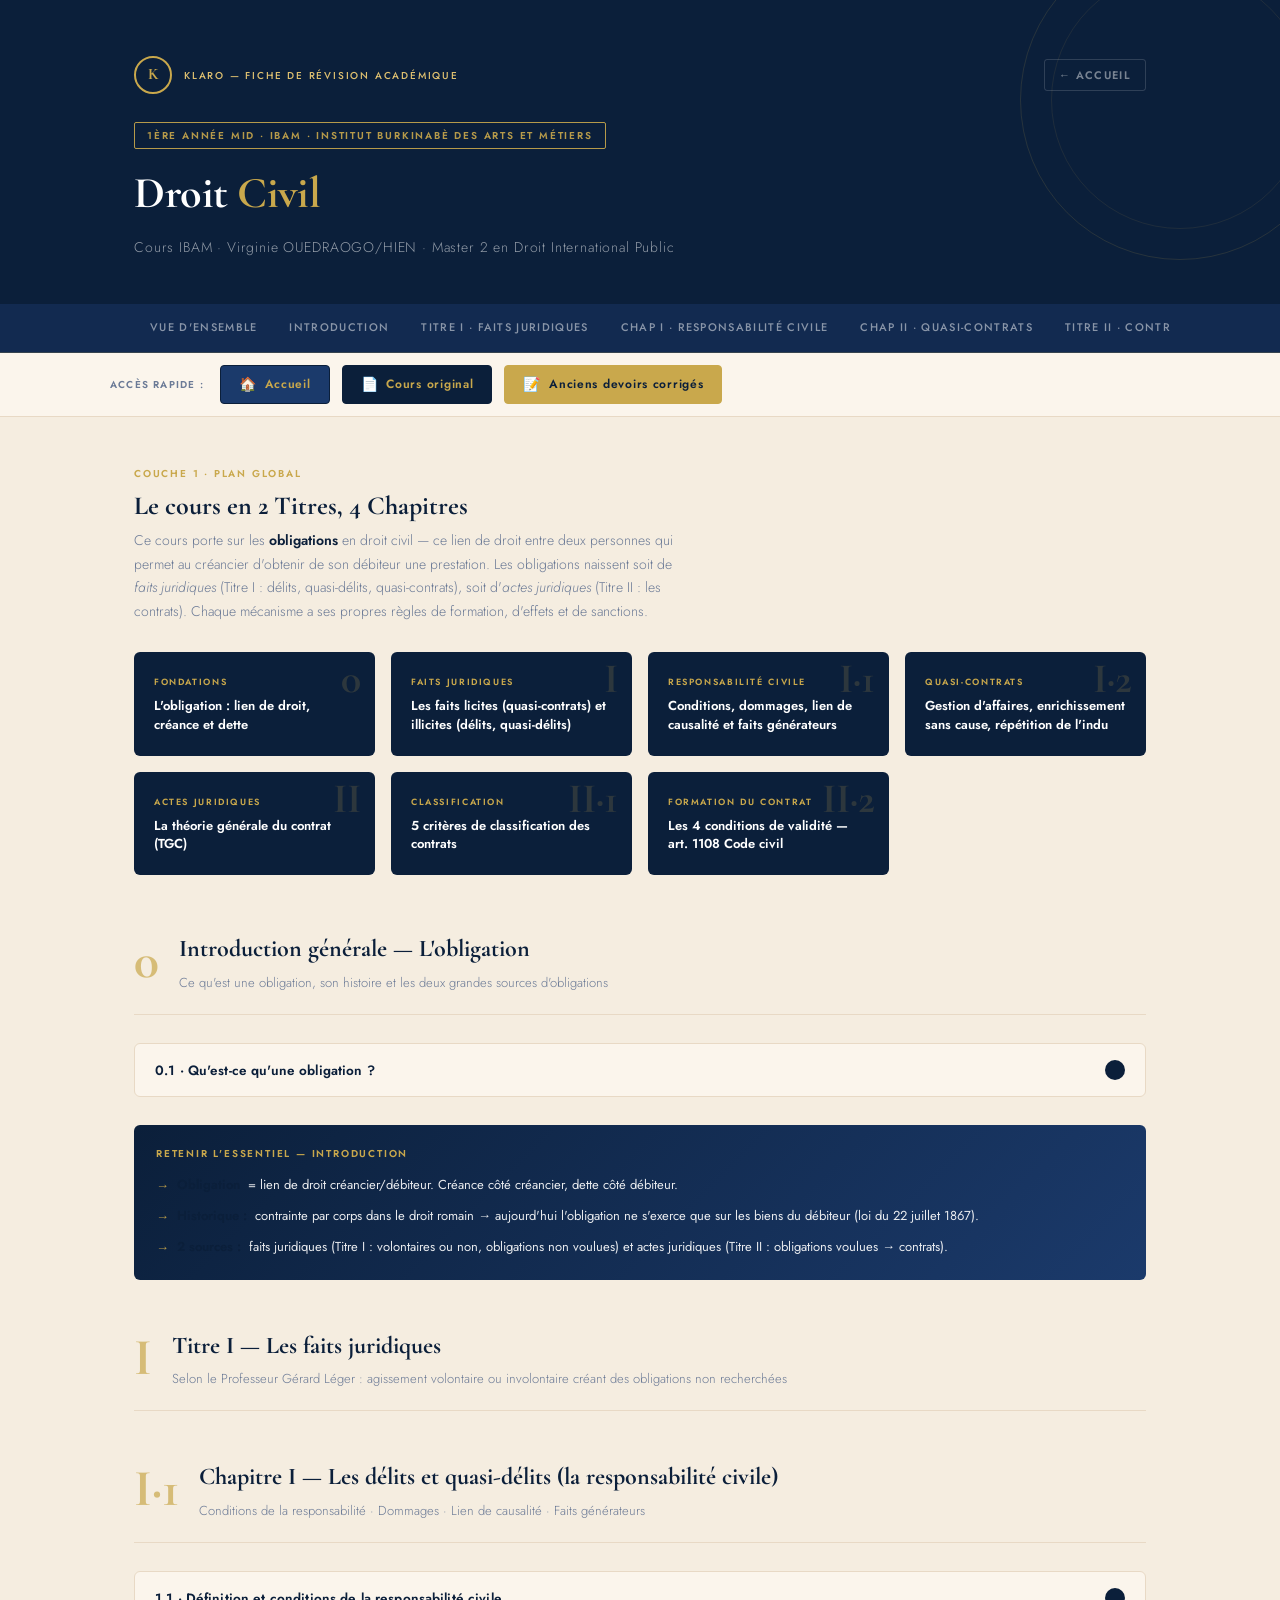
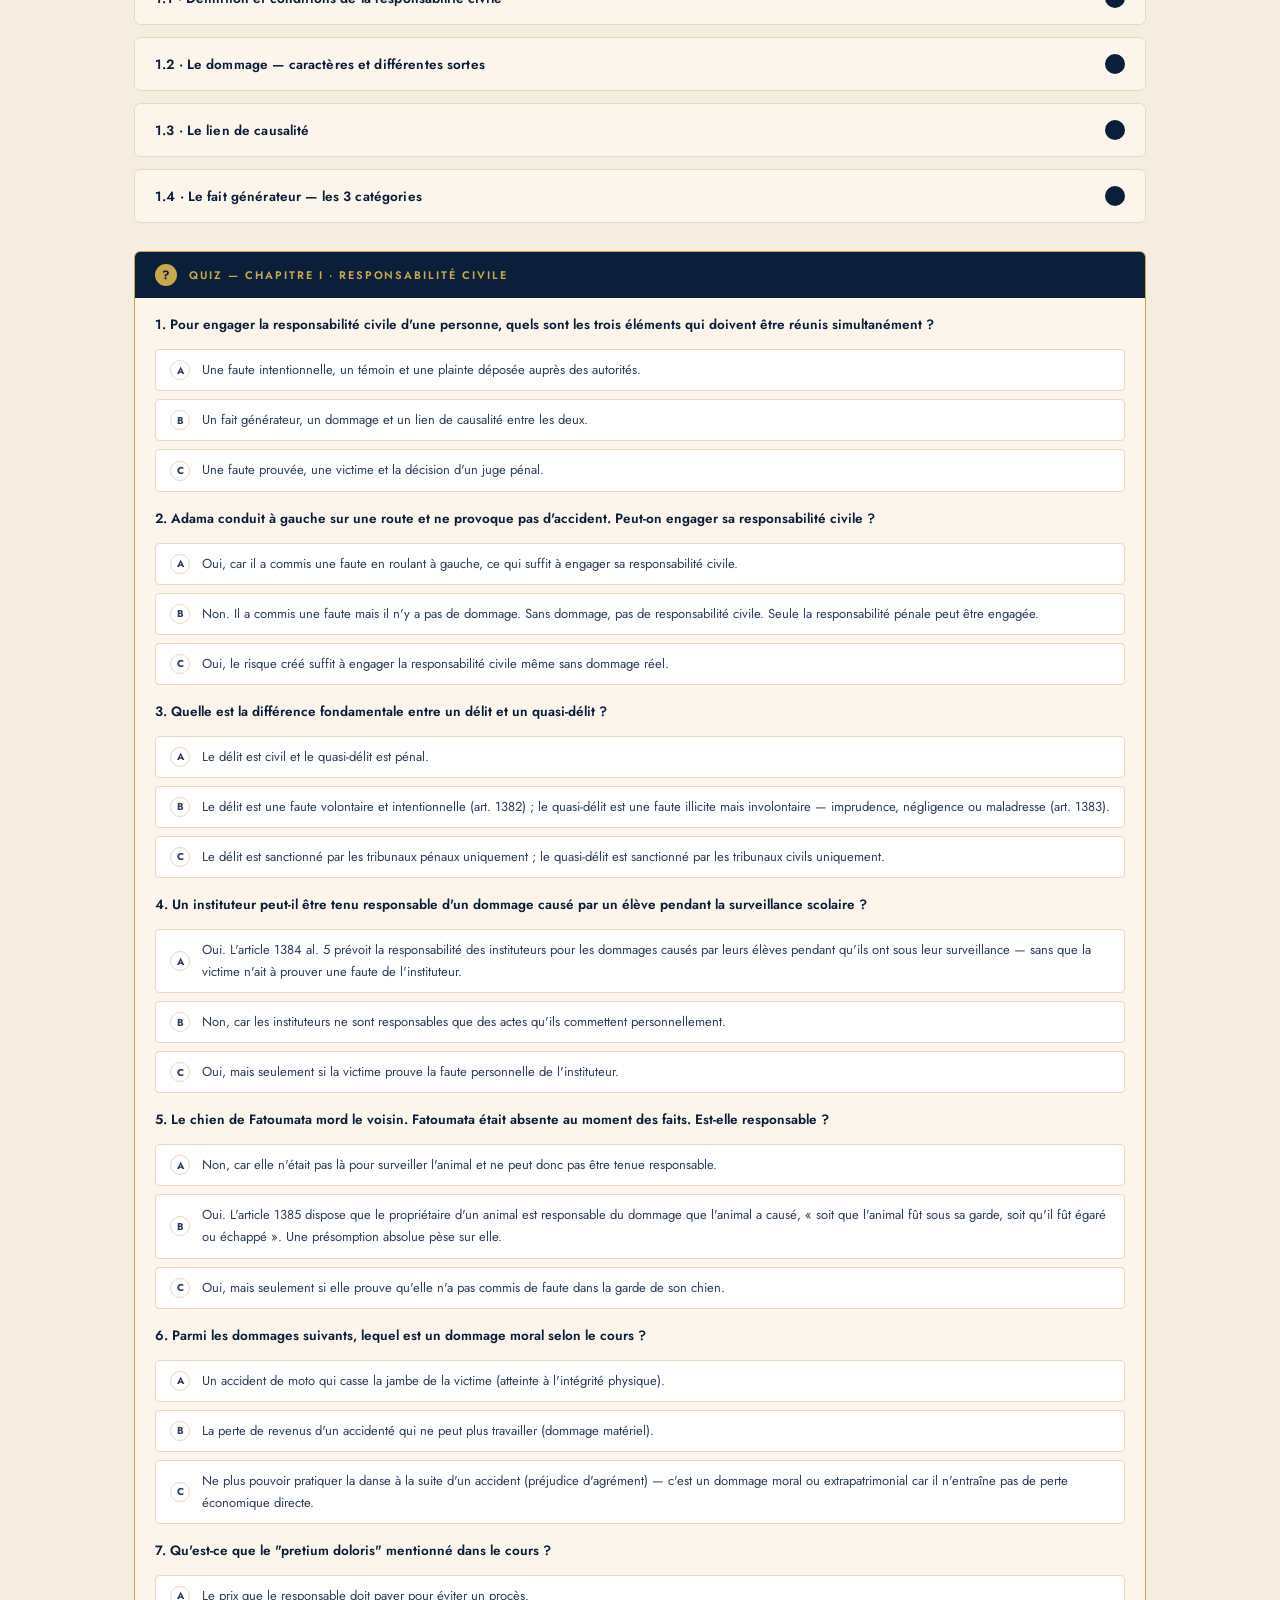
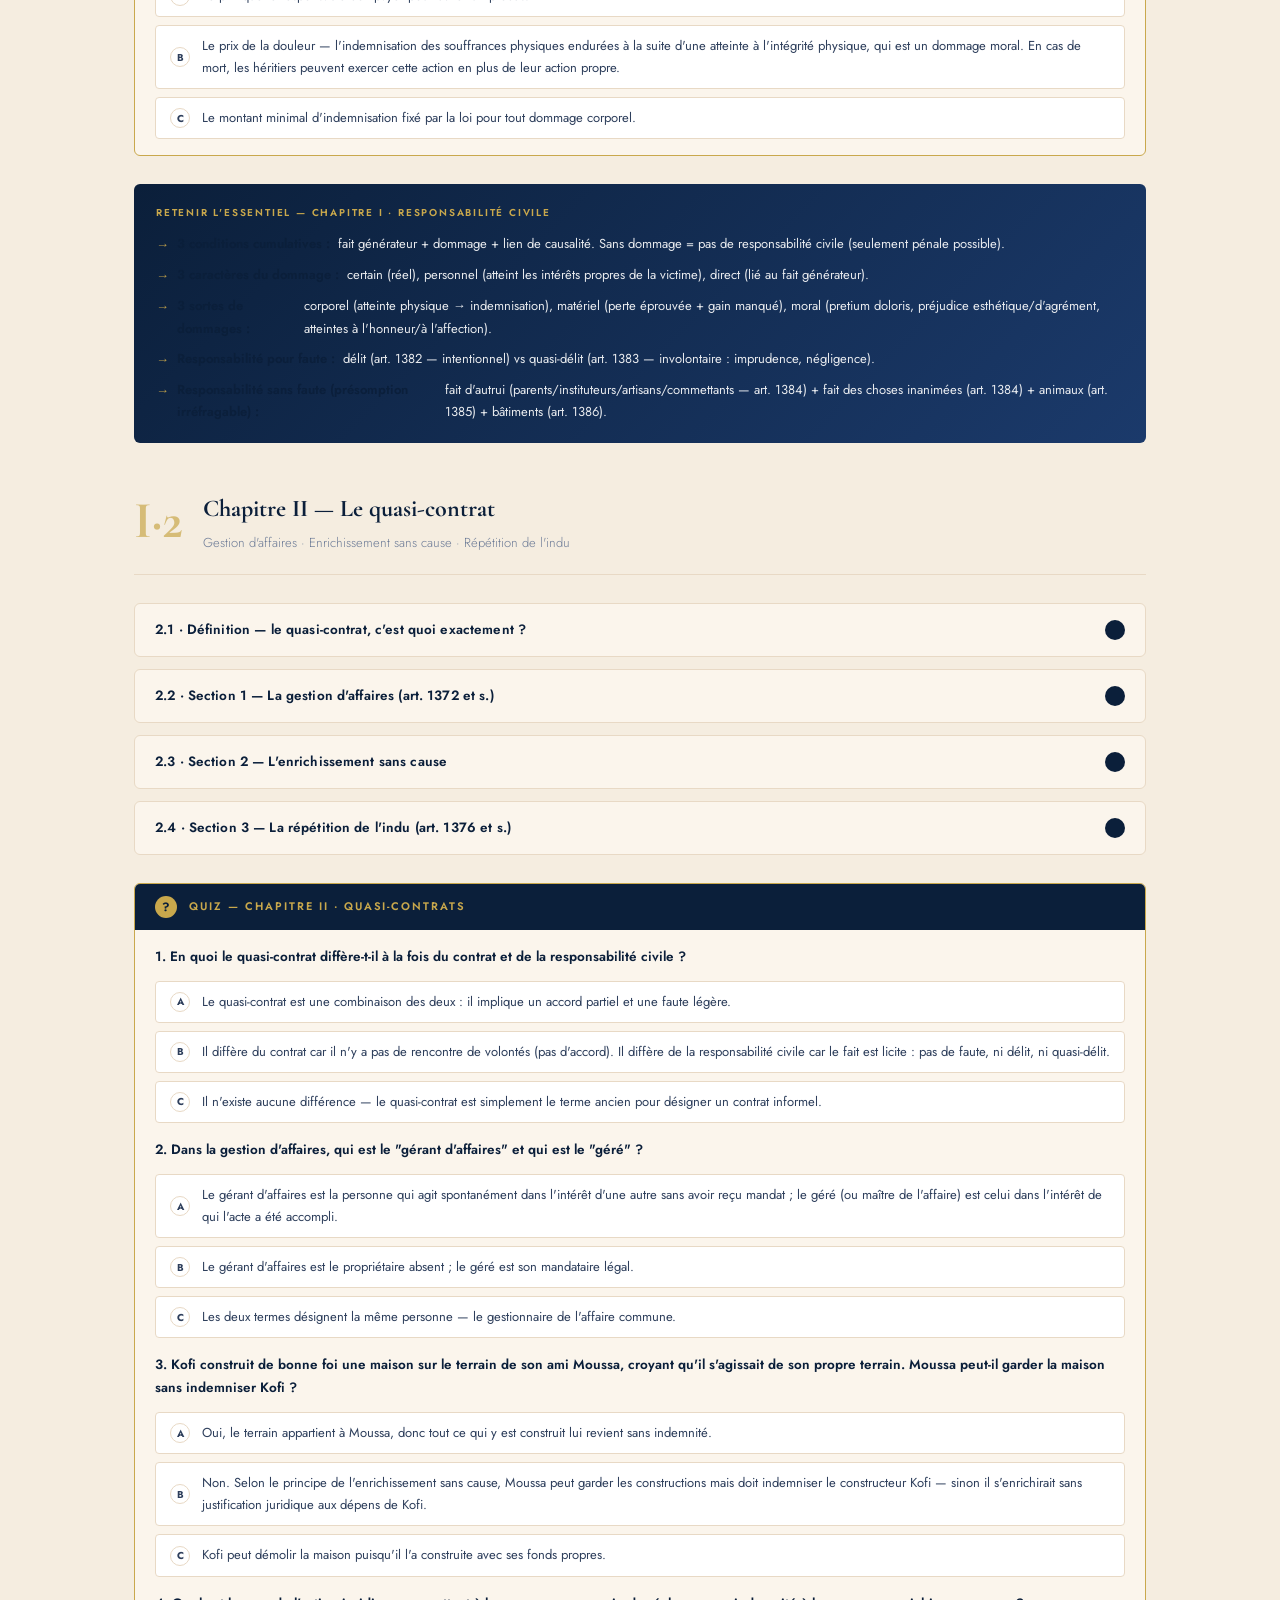
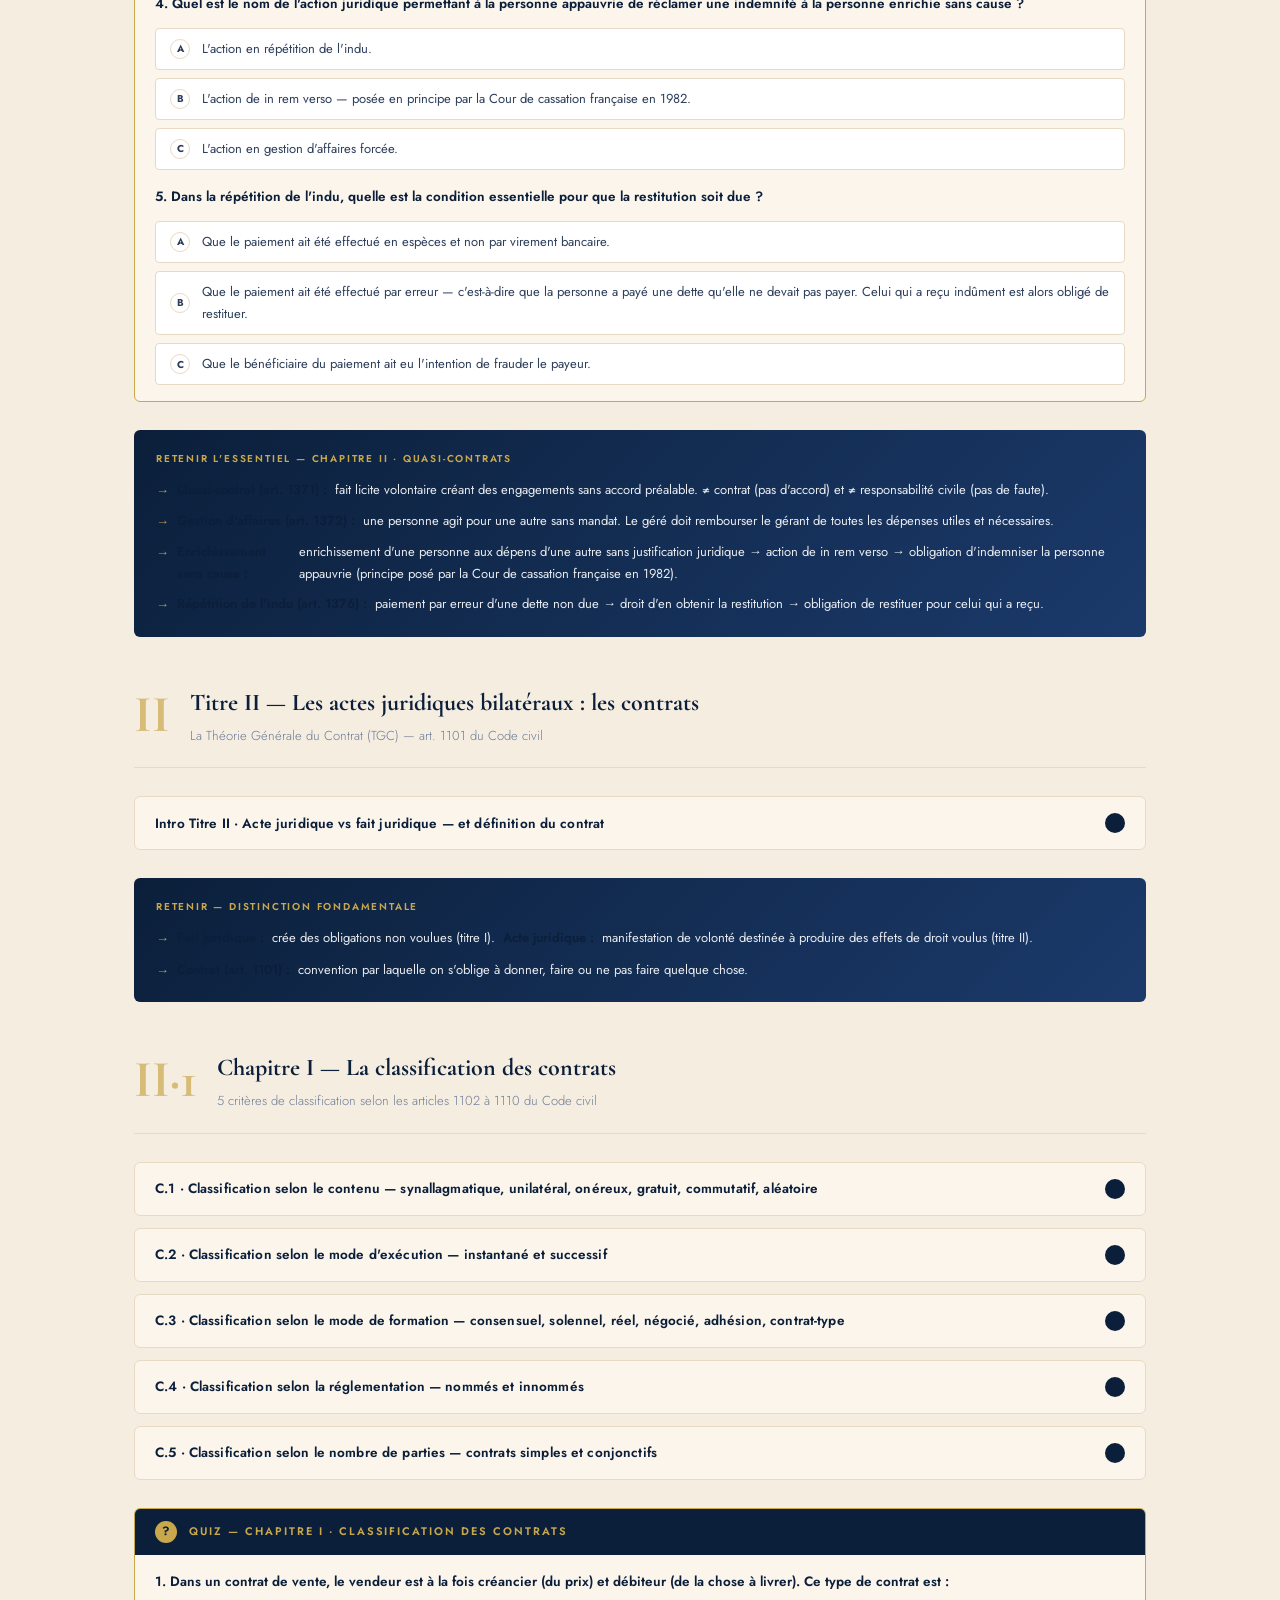
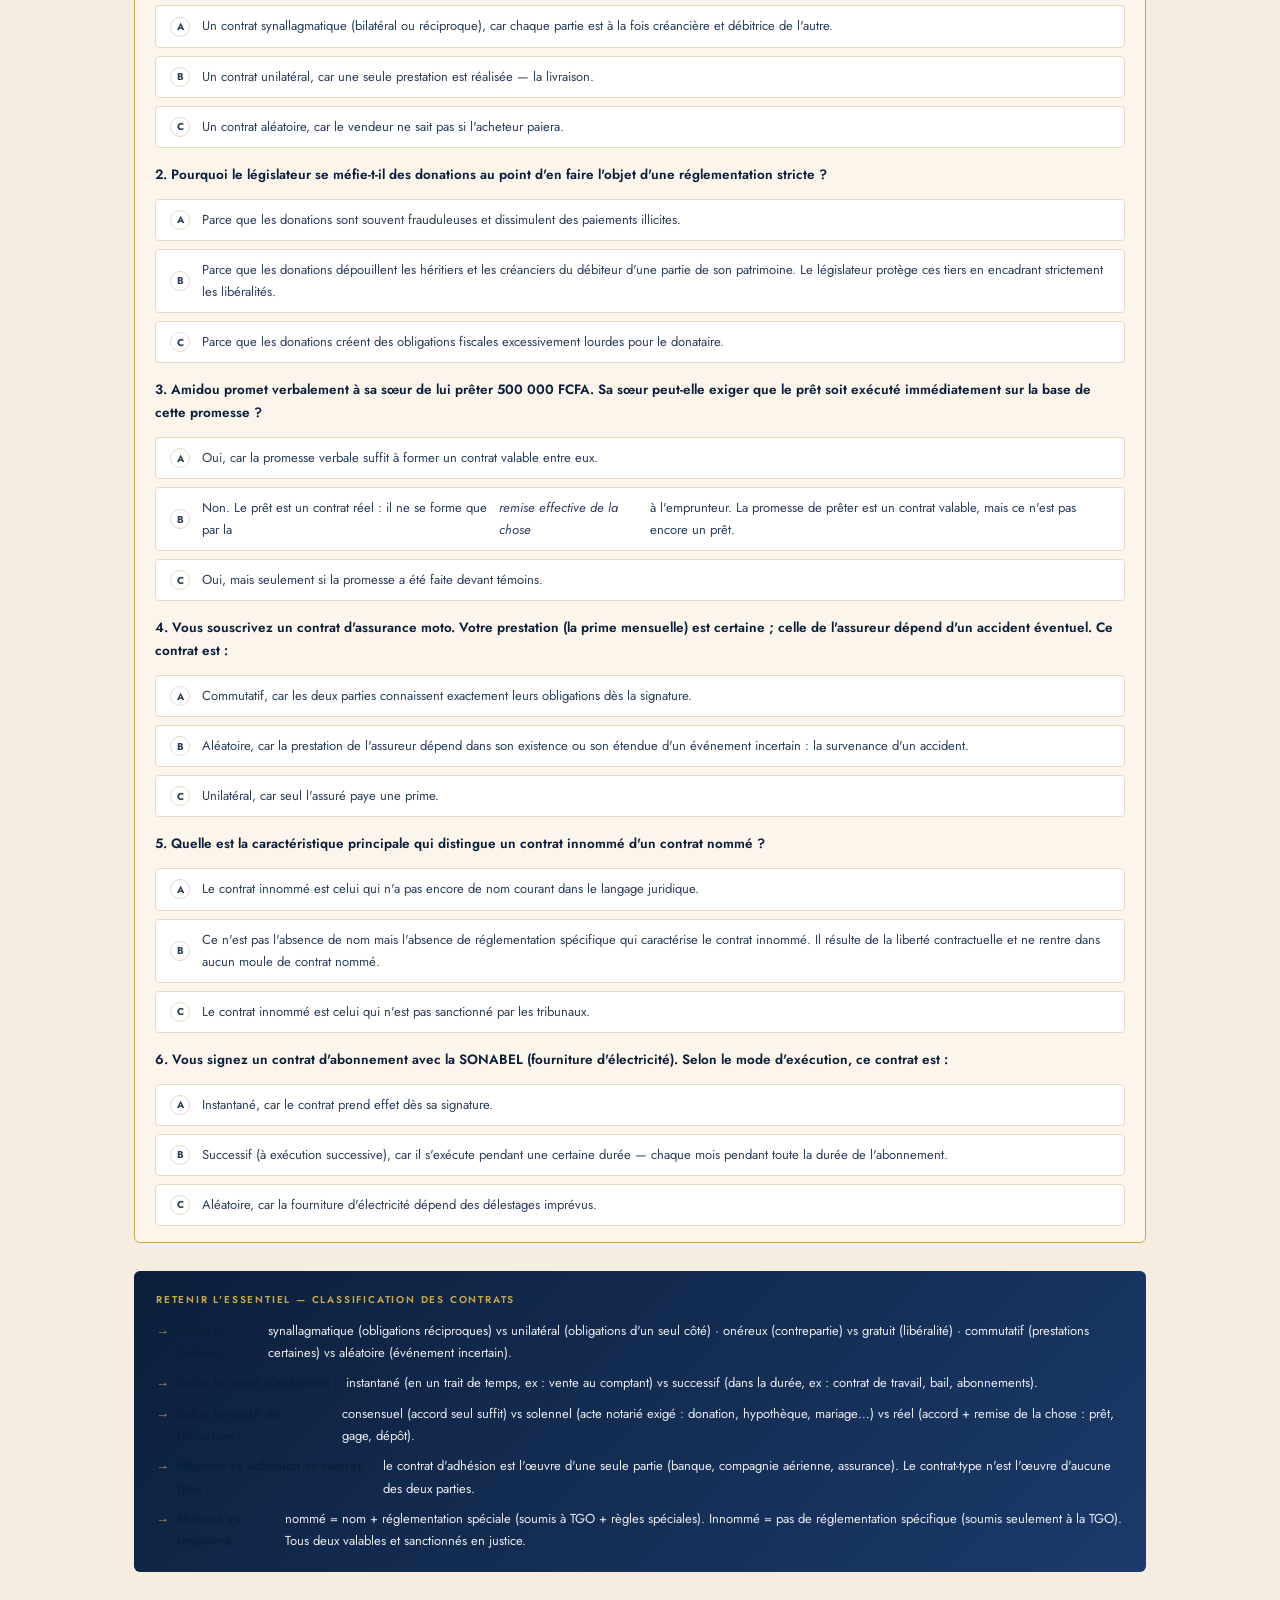
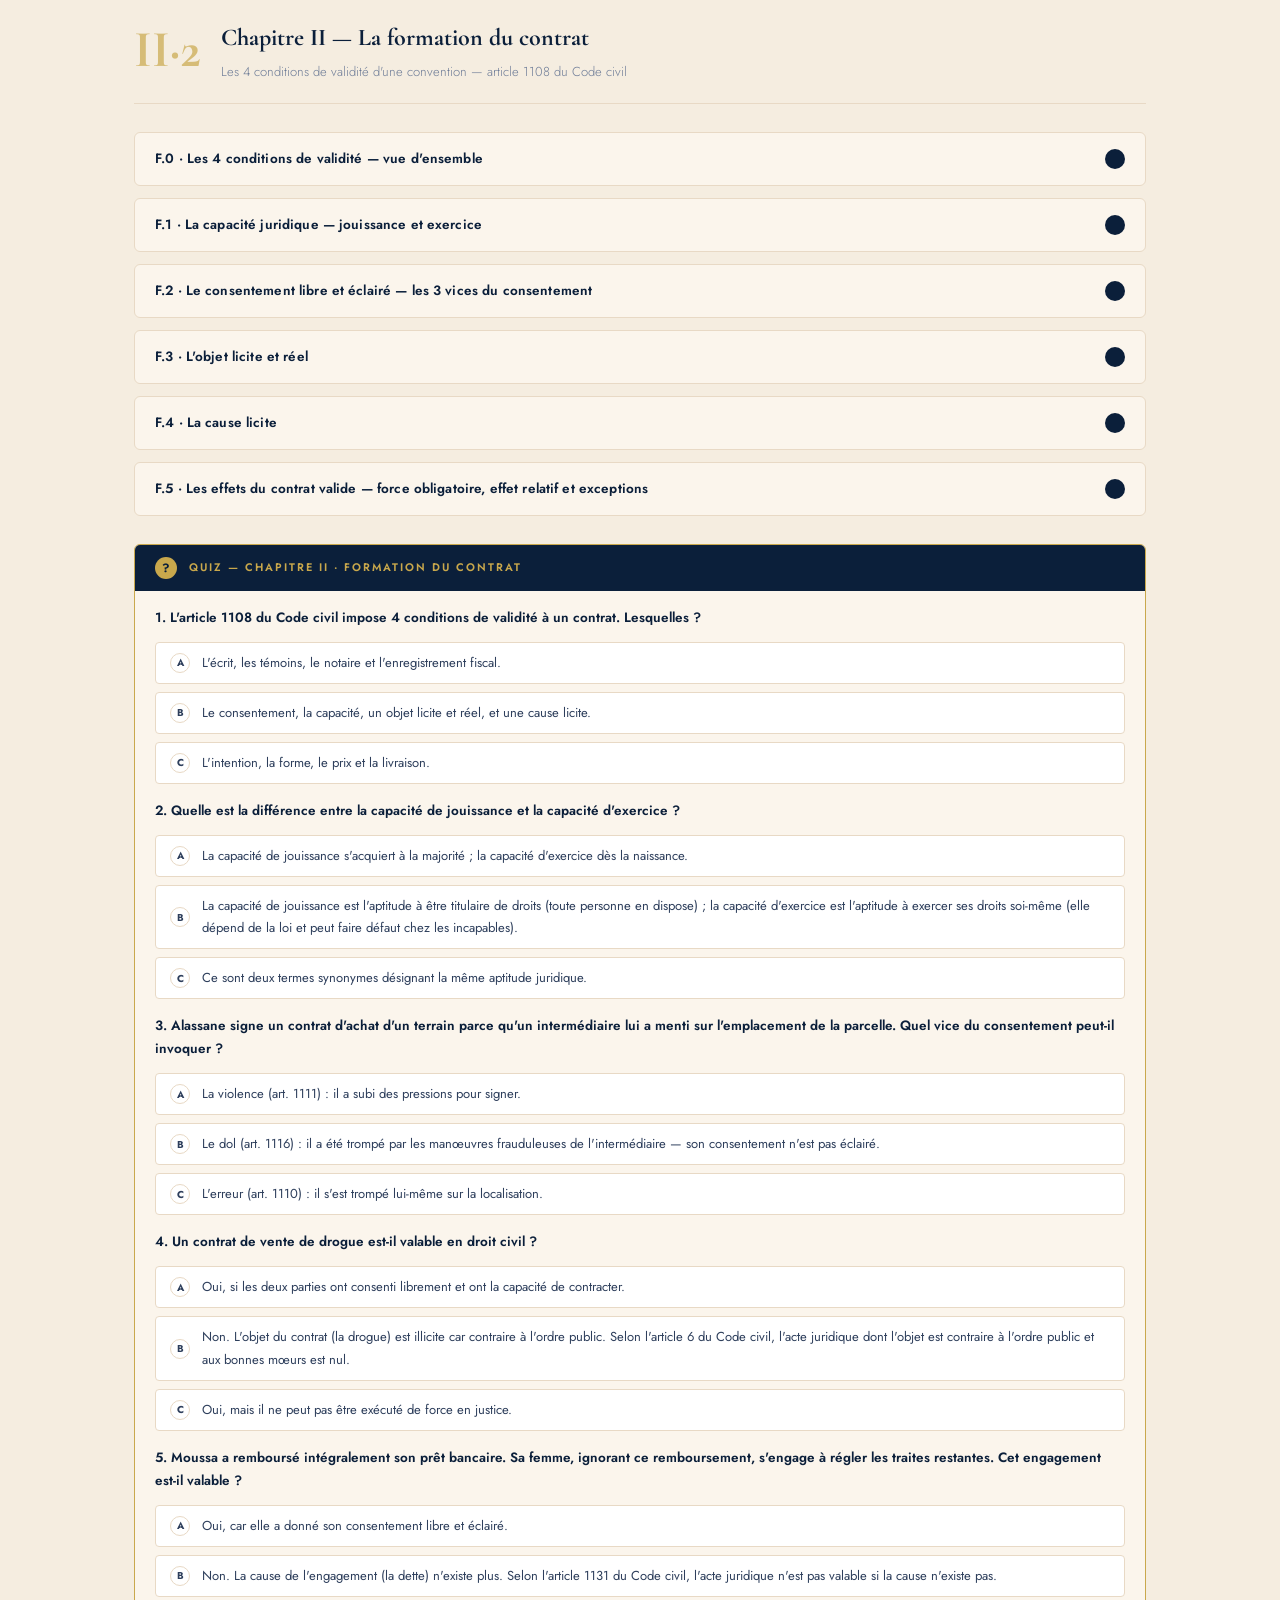
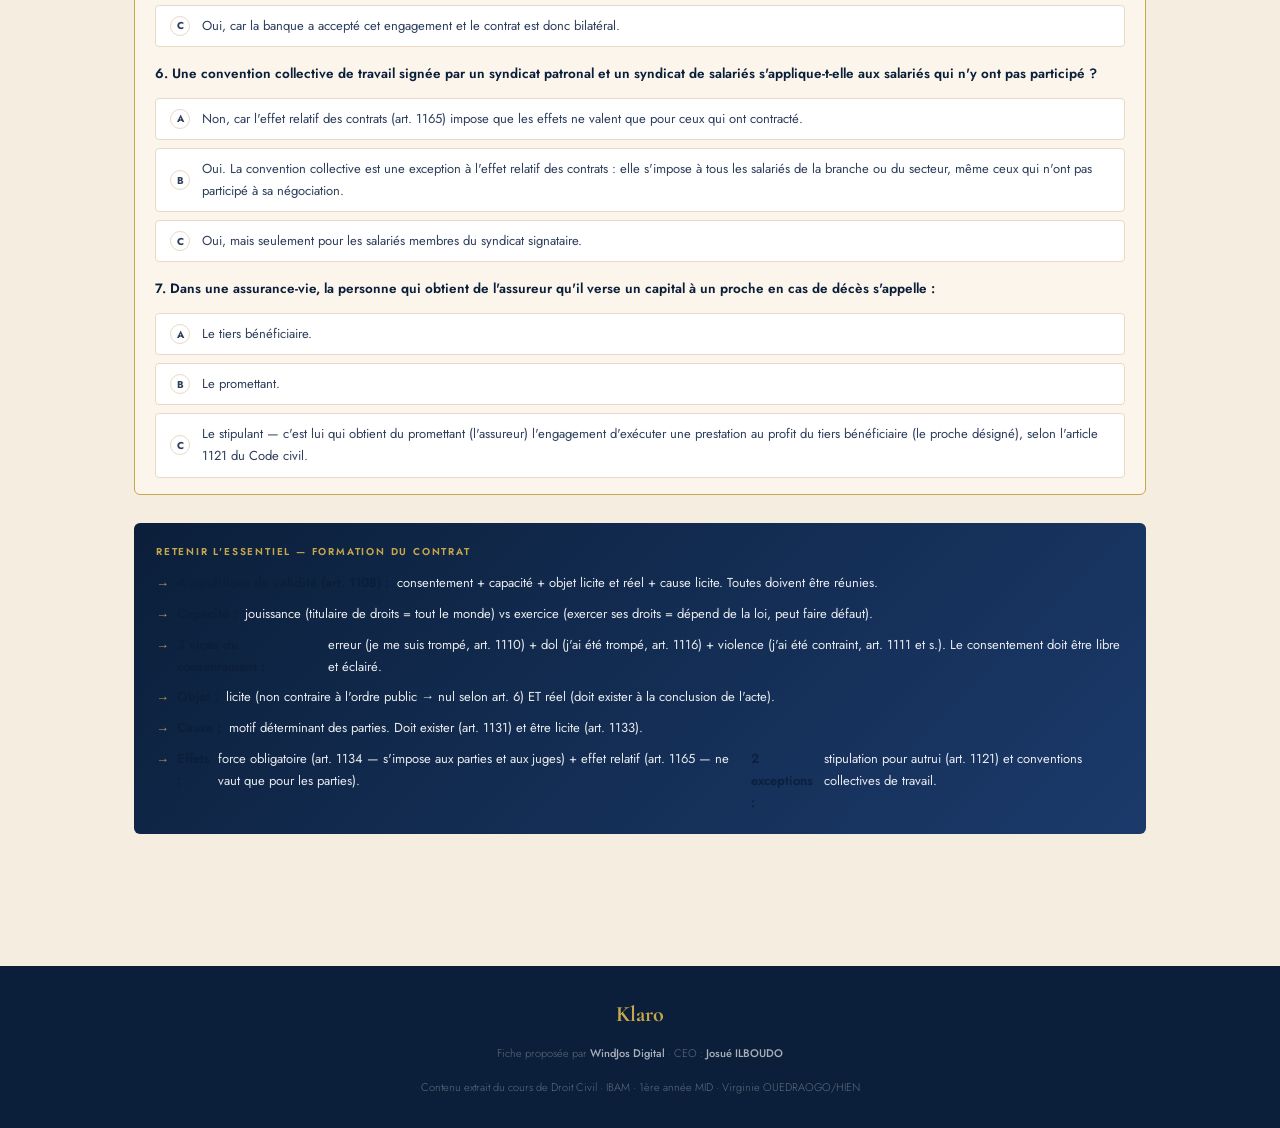
<file: fiche/droit-civil-2026.html>
<!DOCTYPE html>
<html lang="fr">
<head>
  <meta charset="UTF-8"/>
  <meta name="viewport" content="width=device-width, initial-scale=1.0"/>
  <title>Fiche Droit Civil — Obligations &amp; Contrats · Klaro</title>
  <meta name="description" content="Fiche de révision Droit Civil : faits juridiques, responsabilité civile, quasi-contrats, théorie générale du contrat. IBAM 1ère année MID 2025–2026."/>
  <link rel="preconnect" href="https://fonts.googleapis.com"/>
  <link rel="preconnect" href="https://fonts.gstatic.com" crossorigin/>
  <link href="https://fonts.googleapis.com/css2?family=Cormorant+Garamond:ital,wght@0,400;0,600;0,700;1,400&family=Jost:wght@300;400;500;600&display=swap" rel="stylesheet"/>
  <link rel="stylesheet" href="../assets/css/variables.css"/>
  <link rel="stylesheet" href="../assets/css/base.css"/>
  <link rel="stylesheet" href="../assets/css/components.css"/>
  <link rel="stylesheet" href="../assets/css/fiche.css"/>
</head>
<body class="fiche-page">

  <header class="fiche-header">
    <div class="fiche-header__deco" aria-hidden="true"></div>
    <div class="fiche-header__inner">
      <div class="fiche-header__brand">
        <a href="../index.html" style="display:flex;align-items:center;gap:12px;text-decoration:none;">
          <div class="fiche-header__brand-logo" aria-hidden="true">K</div>
          <span class="fiche-header__brand-text">Klaro — Fiche de révision académique</span>
        </a>
        <a href="../index.html" style="margin-left:auto;font-size:11px;font-weight:600;letter-spacing:0.12em;text-transform:uppercase;color:rgba(255,255,255,0.45);text-decoration:none;border:1px solid rgba(255,255,255,0.15);border-radius:3px;padding:6px 14px;transition:all 0.2s;white-space:nowrap;"
          onmouseover="this.style.color='var(--color-gold)';this.style.borderColor='var(--color-gold)';"
          onmouseout="this.style.color='rgba(255,255,255,0.45)';this.style.borderColor='rgba(255,255,255,0.15)';">← Accueil</a>
      </div>
      <div class="fiche-header__tag">1ère année MID · IBAM · Institut Burkinabè des Arts et Métiers</div>
      <h1 class="fiche-header__title">Droit <em>Civil</em></h1>
      <p class="fiche-header__subtitle">Cours IBAM · Virginie OUEDRAOGO/HIEN · Master 2 en Droit International Public</p>
    </div>
  </header>

  <nav class="fiche-nav" aria-label="Navigation dans la fiche">
    <div class="fiche-nav__inner">
      <a class="fiche-nav__link" href="#apercu">Vue d'ensemble</a>
      <a class="fiche-nav__link" href="#intro">Introduction</a>
      <a class="fiche-nav__link" href="#titre1">Titre I · Faits juridiques</a>
      <a class="fiche-nav__link" href="#chap1">Chap I · Responsabilité civile</a>
      <a class="fiche-nav__link" href="#chap2">Chap II · Quasi-contrats</a>
      <a class="fiche-nav__link" href="#titre2">Titre II · Contrats</a>
      <a class="fiche-nav__link" href="#classif">Classification</a>
      <a class="fiche-nav__link" href="#formation">Formation</a>
    </div>
  </nav>

  <div class="fiche-actions">
    <div class="fiche-actions__inner">
      <span class="fiche-actions__label">Accès rapide :</span>
      <a class="fiche-action-btn fiche-action-btn--cours" href="../index.html" style="background:var(--color-navy-light);">
        <span class="fiche-action-btn__icon">🏠</span>Accueil
      </a>
      <a class="fiche-action-btn fiche-action-btn--cours" href="#" target="_blank" rel="noopener noreferrer">
        <span class="fiche-action-btn__icon">📄</span>Cours original
      </a>
      <a class="fiche-action-btn fiche-action-btn--devoirs" href="../devoirs/droit-civil-2026.html">
        <span class="fiche-action-btn__icon">📝</span>Anciens devoirs corrigés
      </a>
    </div>
  </div>

  <main class="fiche-main">

    <!-- VUE D'ENSEMBLE -->
    <section class="overview fade-up" id="apercu">
      <span class="section-label">Couche 1 · Plan Global</span>
      <h2 class="overview__title">Le cours en 2 Titres, 4 Chapitres</h2>
      <p class="overview__intro">
        Ce cours porte sur les <strong>obligations</strong> en droit civil — ce lien de droit entre deux personnes qui permet au créancier d'obtenir de son débiteur une prestation. Les obligations naissent soit de <em>faits juridiques</em> (Titre I : délits, quasi-délits, quasi-contrats), soit d'<em>actes juridiques</em> (Titre II : les contrats). Chaque mécanisme a ses propres règles de formation, d'effets et de sanctions.
      </p>
      <div class="overview__grid">
        <a class="chapter-card" href="#intro">
          <div class="chapter-card__num" aria-hidden="true">0</div>
          <div class="chapter-card__tag">Fondations</div>
          <div class="chapter-card__title">L'obligation : lien de droit, créance et dette</div>
        </a>
        <a class="chapter-card" href="#titre1">
          <div class="chapter-card__num" aria-hidden="true">I</div>
          <div class="chapter-card__tag">Faits juridiques</div>
          <div class="chapter-card__title">Les faits licites (quasi-contrats) et illicites (délits, quasi-délits)</div>
        </a>
        <a class="chapter-card" href="#chap1">
          <div class="chapter-card__num" aria-hidden="true">I·1</div>
          <div class="chapter-card__tag">Responsabilité civile</div>
          <div class="chapter-card__title">Conditions, dommages, lien de causalité et faits générateurs</div>
        </a>
        <a class="chapter-card" href="#chap2">
          <div class="chapter-card__num" aria-hidden="true">I·2</div>
          <div class="chapter-card__tag">Quasi-contrats</div>
          <div class="chapter-card__title">Gestion d'affaires, enrichissement sans cause, répétition de l'indu</div>
        </a>
        <a class="chapter-card" href="#titre2">
          <div class="chapter-card__num" aria-hidden="true">II</div>
          <div class="chapter-card__tag">Actes juridiques</div>
          <div class="chapter-card__title">La théorie générale du contrat (TGC)</div>
        </a>
        <a class="chapter-card" href="#classif">
          <div class="chapter-card__num" aria-hidden="true">II·1</div>
          <div class="chapter-card__tag">Classification</div>
          <div class="chapter-card__title">5 critères de classification des contrats</div>
        </a>
        <a class="chapter-card" href="#formation">
          <div class="chapter-card__num" aria-hidden="true">II·2</div>
          <div class="chapter-card__tag">Formation du contrat</div>
          <div class="chapter-card__title">Les 4 conditions de validité — art. 1108 Code civil</div>
        </a>
      </div>
    </section>


    <!-- ══════════ INTRODUCTION ══════════ -->
    <section class="chapter-section fade-up" id="intro">
      <div class="chapter-header">
        <div class="chapter-header__num" aria-hidden="true">0</div>
        <div class="chapter-header__text">
          <h2 class="chapter-header__title">Introduction générale — L'obligation</h2>
          <p class="chapter-header__desc">Ce qu'est une obligation, son histoire et les deux grandes sources d'obligations</p>
        </div>
      </div>

      <div class="accordion">
        <button class="accordion__trigger" aria-expanded="false" onclick="toggleAccordion(this)">
          <span class="accordion__title">0.1 · Qu'est-ce qu'une obligation ?</span>
          <span class="accordion__icon" aria-hidden="true"><svg viewBox="0 0 10 10"><path d="M5 1v8M1 5h8"/></svg></span>
        </button>
        <div class="accordion__body">
          <div class="content-block">
            <div class="def-box">
              L'obligation est un <strong>lien de droit entre deux personnes</strong>, qui permet au créancier d'obtenir de son débiteur une prestation positive ou négative.<br/><br/>
              — Vue du côté du <strong>créancier</strong> : l'obligation fait naître une <em>créance</em>.<br/>
              — Vue du côté du <strong>débiteur</strong> : l'obligation fait naître une <em>dette</em>.
            </div>

            <p><strong>Évolution historique :</strong> à l'origine, l'obligation reposait sur la notion de lien personnel. Dans le droit romain, l'exécution pouvait se faire sur la personne même du débiteur — c'est la <em>contrainte par corps</em>. Le débiteur pouvait devenir l'esclave du créancier, voire être vendu ou tué. Cette conception a progressivement disparu. La loi du 22 juillet 1867 n'a laissé subsister la contrainte par corps qu'en matière pénale. Aujourd'hui, <strong>l'obligation ne s'exerce plus que sur les biens du débiteur</strong>.</p>

            <p><strong>Pourquoi étudier les obligations ?</strong></p>
            <div class="key-points">
              <div class="key-point"><div class="key-point__dot"></div><span>Du point de vue <strong>pratique</strong> : chaque jour, nous passons de nombreux contrats et notre responsabilité peut être engagée à tout moment pour les dommages que nous causons.</span></div>
              <div class="key-point"><div class="key-point__dot"></div><span>Du point de vue <strong>technique</strong> : les obligations sont utilisées dans toutes les matières juridiques — droit commercial, droit fiscal, etc.</span></div>
              <div class="key-point"><div class="key-point__dot"></div><span>C'est un droit <strong>vivant</strong> : au cœur des préoccupations humaines, il est au cœur des conceptions morales, économiques et sociales d'une société.</span></div>
            </div>

            <p><strong>Les deux grandes sources d'obligations :</strong></p>
            <table class="data-table">
              <thead><tr><th>Source</th><th>Nature</th><th>Sous-catégories</th></tr></thead>
              <tbody>
                <tr>
                  <td><strong>Le fait juridique</strong> (Titre I)</td>
                  <td>Agissement volontaire ou involontaire qui crée des obligations <em>non recherchées</em> par son auteur.</td>
                  <td>Faits licites → quasi-contrats<br/>Faits illicites → délits et quasi-délits (responsabilité civile extra-contractuelle)</td>
                </tr>
                <tr>
                  <td><strong>L'acte juridique</strong> (Titre II)</td>
                  <td>Manifestation de volonté <em>en vue de produire</em> des effets de droit.</td>
                  <td>Actes bilatéraux → contrats et conventions</td>
                </tr>
              </tbody>
            </table>

            <div class="def-box">
              <strong>À noter :</strong> certains faits juridiques produisent des conséquences de droit sans être eux-mêmes créateurs d'obligations — par exemple, le décès dont l'effet est d'ouvrir la succession.
            </div>
          </div>
        </div>
      </div>

      <div class="retenir">
        <div class="retenir__title">Retenir l'essentiel — Introduction</div>
        <ul class="retenir__list">
          <li><strong>Obligation</strong> = lien de droit créancier/débiteur. Créance côté créancier, dette côté débiteur.</li>
          <li><strong>Historique :</strong> contrainte par corps dans le droit romain → aujourd'hui l'obligation ne s'exerce que sur les biens du débiteur (loi du 22 juillet 1867).</li>
          <li><strong>2 sources :</strong> faits juridiques (Titre I : volontaires ou non, obligations non voulues) et actes juridiques (Titre II : obligations voulues → contrats).</li>
        </ul>
      </div>
    </section>


    <!-- ══════════ TITRE I ══════════ -->
    <section class="chapter-section fade-up" id="titre1">
      <div class="chapter-header">
        <div class="chapter-header__num" aria-hidden="true">I</div>
        <div class="chapter-header__text">
          <h2 class="chapter-header__title">Titre I — Les faits juridiques</h2>
          <p class="chapter-header__desc">Selon le Professeur Gérard Léger : agissement volontaire ou involontaire créant des obligations non recherchées</p>
        </div>
      </div>
    </section>


    <!-- ══════════ CHAP I · RESPONSABILITÉ CIVILE ══════════ -->
    <section class="chapter-section fade-up" id="chap1">
      <div class="chapter-header">
        <div class="chapter-header__num" aria-hidden="true">I·1</div>
        <div class="chapter-header__text">
          <h2 class="chapter-header__title">Chapitre I — Les délits et quasi-délits (la responsabilité civile)</h2>
          <p class="chapter-header__desc">Conditions de la responsabilité · Dommages · Lien de causalité · Faits générateurs</p>
        </div>
      </div>

      <div class="accordion">
        <button class="accordion__trigger" aria-expanded="false" onclick="toggleAccordion(this)">
          <span class="accordion__title">1.1 · Définition et conditions de la responsabilité civile</span>
          <span class="accordion__icon" aria-hidden="true"><svg viewBox="0 0 10 10"><path d="M5 1v8M1 5h8"/></svg></span>
        </button>
        <div class="accordion__body">
          <div class="content-block">
            <div class="def-box">
              La responsabilité civile (ou délictuelle et quasi-délictuelle) s'attache à l'étude et à la détermination des conséquences des faits illicites ou fautes qui causent un dommage à autrui.
            </div>
            <p>Pour qu'il y ait responsabilité civile, <strong>trois éléments doivent être réunis simultanément</strong> :</p>
            <div class="key-points">
              <div class="key-point"><div class="key-point__dot"></div><span><strong>Un fait générateur</strong> — le comportement fautif ou la situation qui déclenche la responsabilité.</span></div>
              <div class="key-point"><div class="key-point__dot"></div><span><strong>Un dommage</strong> — le préjudice subi par la victime.</span></div>
              <div class="key-point"><div class="key-point__dot"></div><span><strong>Un lien de causalité</strong> — le dommage doit être la conséquence directe du fait générateur.</span></div>
            </div>
            <div class="def-box">
              <strong>Exemple illustratif :</strong> Un automobiliste réussit à circuler en tenant sa gauche sans provoquer d'accident. Il a commis une faute — mais sans dommage, il n'y a pas de responsabilité civile. Seule la responsabilité pénale peut être engagée dans ce cas.
            </div>
          </div>
        </div>
      </div>

      <div class="accordion">
        <button class="accordion__trigger" aria-expanded="false" onclick="toggleAccordion(this)">
          <span class="accordion__title">1.2 · Le dommage — caractères et différentes sortes</span>
          <span class="accordion__icon" aria-hidden="true"><svg viewBox="0 0 10 10"><path d="M5 1v8M1 5h8"/></svg></span>
        </button>
        <div class="accordion__body">
          <div class="content-block">
            <div class="def-box">
              Le dommage est le préjudice — l'atteinte à la vie ou à la santé, la diminution ou perte de biens, de richesse ou d'avantages — résultant de la lésion d'un droit ou d'un intérêt légitime et juridiquement protégé.
            </div>

            <p><strong>Les 3 caractères obligatoires du dommage réparable :</strong></p>
            <table class="data-table">
              <thead><tr><th>Caractère</th><th>Ce que cela signifie</th></tr></thead>
              <tbody>
                <tr>
                  <td><strong>Certain</strong></td>
                  <td>Le dommage doit exister, être réel, vrai, non contestable.</td>
                </tr>
                <tr>
                  <td><strong>Personnel</strong></td>
                  <td>Un particulier ne peut saisir un tribunal que si le trouble l'atteint dans ses intérêts propres. Exclut toute poursuite au nom d'une victime inactive.</td>
                </tr>
                <tr>
                  <td><strong>Direct</strong></td>
                  <td>Il doit résulter de la violation d'un intérêt légitime juridiquement protégé. Cette condition renvoie aussi au lien de causalité.</td>
                </tr>
              </tbody>
            </table>

            <p><strong>Les 3 sortes de dommages :</strong></p>

            <p><strong>1) Le dommage corporel</strong> — toute atteinte à l'intégrité physique : blessures plus ou moins graves, atteinte à la santé, voire la mort. On parle davantage d'<em>indemnisation</em> que de réparation (on ne ressuscite pas les morts, on ne rend pas un bras amputé). Le dommage corporel est subi par la victime directe, mais il peut aussi entraîner des dommages matériels et/ou moraux (directs ou par ricochet) pour la victime et ses proches.</p>

            <p><strong>2) Le dommage matériel</strong> — atteinte aux biens ou au patrimoine. Sa réparation est largement admise et couvre :</p>
            <div class="key-points">
              <div class="key-point"><div class="key-point__dot"></div><span>La <strong>perte éprouvée</strong> : le patrimoine pèse moins après l'événement qu'avant.</span></div>
              <div class="key-point"><div class="key-point__dot"></div><span>Le <strong>gain manqué</strong> : sans l'événement, le patrimoine se serait accru.</span></div>
              <div class="key-point"><div class="key-point__dot"></div><span>Le <strong>dommage matériel par ricochet</strong> est aussi réparable (ex : l'accidenté ne pouvant plus travailler perd ses revenus).</span></div>
            </div>

            <p><strong>3) Le dommage moral</strong> (ou extrapatrimonial) — n'entraîne pas par lui-même une perte économique ni une atteinte physique. Sont réparés :</p>
            <div class="key-points">
              <div class="key-point"><div class="key-point__dot"></div><span>Les atteintes à l'honneur et à la réputation (calomnie, diffamation, mensonge).</span></div>
              <div class="key-point"><div class="key-point__dot"></div><span>Les souffrances endurées suite à une atteinte physique — appelées <em>pretium doloris</em> ou prix de la douleur. En cas de mort, les héritiers peuvent exercer l'action de la victime.</span></div>
              <div class="key-point"><div class="key-point__dot"></div><span>Le préjudice esthétique (personne défigurée).</span></div>
              <div class="key-point"><div class="key-point__dot"></div><span>Le préjudice d'agrément (ne plus pouvoir pratiquer un sport ou danser).</span></div>
              <div class="key-point"><div class="key-point__dot"></div><span>Les atteintes aux sentiments d'affection (mort d'une mère, d'un père, d'un conjoint…).</span></div>
              <div class="key-point"><div class="key-point__dot"></div><span>Le dommage moral résultant d'une expulsion suivie de la destruction de l'habitation par la mairie sans respect de la réglementation.</span></div>
            </div>
          </div>
        </div>
      </div>

      <div class="accordion">
        <button class="accordion__trigger" aria-expanded="false" onclick="toggleAccordion(this)">
          <span class="accordion__title">1.3 · Le lien de causalité</span>
          <span class="accordion__icon" aria-hidden="true"><svg viewBox="0 0 10 10"><path d="M5 1v8M1 5h8"/></svg></span>
        </button>
        <div class="accordion__body">
          <div class="content-block">
            <div class="def-box">
              Le lien de causalité (ou relation causale ou rapport de cause à effet) <strong>existe si en l'absence du fait incriminé, le dommage ne se serait pas produit</strong>. Il ne suffit pas qu'il y ait un dommage et un fait générateur : encore faut-il que ce fait soit la cause <em>efficiente</em> du dommage.
            </div>
            <p>L'article 1382 du Code civil exige ce lien en disposant que « tout fait quelconque de l'homme qui <strong>cause</strong> à autrui un dommage oblige celui… » à le réparer. Le mot « cause » est ici central et exige bien un lien de causalité.</p>
          </div>
        </div>
      </div>

      <div class="accordion">
        <button class="accordion__trigger" aria-expanded="false" onclick="toggleAccordion(this)">
          <span class="accordion__title">1.4 · Le fait générateur — les 3 catégories</span>
          <span class="accordion__icon" aria-hidden="true"><svg viewBox="0 0 10 10"><path d="M5 1v8M1 5h8"/></svg></span>
        </button>
        <div class="accordion__body">
          <div class="content-block">
            <p>Il existe trois faits générateurs de responsabilité civile. L'article 1384, alinéa 1er, les annonce tous trois en disposant qu'on est responsable non seulement du dommage causé par son propre fait, mais aussi du dommage causé par le fait des personnes dont on doit répondre, ou des choses que l'on a sous sa garde.</p>

            <table class="data-table">
              <thead><tr><th>Fait générateur</th><th>Articles</th></tr></thead>
              <tbody>
                <tr><td>Le fait personnel</td><td>Art. 1382 et 1383</td></tr>
                <tr><td>Le fait d'autrui</td><td>Art. 1384</td></tr>
                <tr><td>Le fait des choses</td><td>Art. 1384 al. 1er, 1385 et 1386</td></tr>
              </tbody>
            </table>

            <p><strong>§1 — La responsabilité pour faute (fait personnel)</strong></p>
            <p>En principe, la responsabilité civile suppose une faute prouvée commise par l'auteur du dommage. Deux types :</p>

            <table class="data-table">
              <thead><tr><th>Type de faute</th><th>Définition</th><th>Article</th><th>Exemple</th></tr></thead>
              <tbody>
                <tr>
                  <td><strong>A · Délit</strong> (faute délictuelle)</td>
                  <td>Fait <em>volontaire et illicite</em> qui cause un préjudice à autrui. C'est une faute <strong>intentionnelle</strong>.</td>
                  <td>Art. 1382 : « Tout fait quelconque de l'homme qui cause à autrui un dommage oblige celui par la faute duquel il est arrivé, à le réparer. »</td>
                  <td>La destruction d'un bien appartenant à autrui.</td>
                </tr>
                <tr>
                  <td><strong>B · Quasi-délit</strong> (faute quasi-délictuelle)</td>
                  <td>Fait illicite mais <em>involontaire</em> (imprudence, négligence, maladresse) qui cause un préjudice à autrui. C'est une faute <strong>non intentionnelle</strong>.</td>
                  <td>Art. 1383 : « Chacun est responsable du dommage qu'il a causé non seulement par son fait mais encore par sa négligence ou par son imprudence. »</td>
                  <td>L'accident de la circulation. Selon le Pr Denisart : jeter quelque chose sur la voie publique qui nuit aux passants.</td>
                </tr>
              </tbody>
            </table>

            <p><strong>§2 — La responsabilité sans faute (fait d'autrui et fait des choses)</strong></p>
            <p>L'article 1384 du Code civil prévoit des responsabilités spéciales assises sur une <em>présomption de faute</em>, sans que la victime n'ait à prouver la faute.</p>

            <p><strong>A · Responsabilité du fait d'autrui</strong> (art. 1384 al. 5 et 6) — 4 cas :</p>
            <div class="key-points">
              <div class="key-point"><div class="key-point__dot"></div><span><strong>Parents</strong> pour le fait de leurs <em>enfants mineurs</em> habitant avec eux (art. 1384 al. 4).</span></div>
              <div class="key-point"><div class="key-point__dot"></div><span><strong>Instituteurs</strong> pour les dommages causés par les <em>élèves</em> pendant qu'ils ont sous leur surveillance (art. 1384 al. 5).</span></div>
              <div class="key-point"><div class="key-point__dot"></div><span><strong>Artisans</strong> pour les dommages causés par les <em>apprentis</em> pendant qu'ils sont sous leur surveillance (art. 1384 al. 6).</span></div>
              <div class="key-point"><div class="key-point__dot"></div><span><strong>Commettants (employeurs)</strong> pour le fait de leurs <em>préposés (employés)</em> dans les fonctions auxquelles ils les ont employés (art. 1384 al. 5).</span></div>
            </div>

            <p><strong>B · Responsabilité du fait des choses</strong> — 3 situations (présomption <em>absolue ou irréfragable</em> de responsabilité) :</p>
            <div class="key-points">
              <div class="key-point"><div class="key-point__dot"></div><span><strong>Choses inanimées</strong> (art. 1384) : présomption absolue pesant sur le propriétaire présumé gardien, ou le gardien en vertu d'un titre juridique (emprunteur, garagiste) ou sans titre (le voleur).</span></div>
              <div class="key-point"><div class="key-point__dot"></div><span><strong>Animaux</strong> (art. 1385) : « Le propriétaire d'un animal ou celui qui s'en sert, pendant qu'il est à son usage, est responsable du dommage que l'animal a causé, soit que l'animal fût sous sa garde, soit qu'il fût égaré ou échappé. » Présomption absolue sur le propriétaire ou le gardien.</span></div>
              <div class="key-point"><div class="key-point__dot"></div><span><strong>Bâtiments</strong> (art. 1386) : « Le propriétaire d'un bâtiment est responsable du dommage causé par sa ruine lorsqu'elle est arrivée par la suite d'un défaut d'entretien ou par le vice de construction. » Présomption absolue pesant sur le propriétaire.</span></div>
            </div>
          </div>
        </div>
      </div>

      <div class="quiz">
        <div class="quiz__header"><div class="quiz__header-icon" aria-hidden="true">?</div><span class="quiz__header-label">Quiz — Chapitre I · Responsabilité civile</span></div>
        <div class="quiz__questions">

          <div class="quiz__question">
            <div class="quiz__question-text">1. Pour engager la responsabilité civile d'une personne, quels sont les trois éléments qui doivent être réunis simultanément ?</div>
            <div class="quiz__options">
              <div class="quiz__option" onclick="repondre(this, false)"><span class="quiz__option-circle">A</span> Une faute intentionnelle, un témoin et une plainte déposée auprès des autorités.</div>
              <div class="quiz__option" onclick="repondre(this, true)"><span class="quiz__option-circle">B</span> Un fait générateur, un dommage et un lien de causalité entre les deux.</div>
              <div class="quiz__option" onclick="repondre(this, false)"><span class="quiz__option-circle">C</span> Une faute prouvée, une victime et la décision d'un juge pénal.</div>
            </div>
            <div class="quiz__feedback"></div>
          </div>

          <div class="quiz__question">
            <div class="quiz__question-text">2. Adama conduit à gauche sur une route et ne provoque pas d'accident. Peut-on engager sa responsabilité civile ?</div>
            <div class="quiz__options">
              <div class="quiz__option" onclick="repondre(this, false)"><span class="quiz__option-circle">A</span> Oui, car il a commis une faute en roulant à gauche, ce qui suffit à engager sa responsabilité civile.</div>
              <div class="quiz__option" onclick="repondre(this, true)"><span class="quiz__option-circle">B</span> Non. Il a commis une faute mais il n'y a pas de dommage. Sans dommage, pas de responsabilité civile. Seule la responsabilité pénale peut être engagée.</div>
              <div class="quiz__option" onclick="repondre(this, false)"><span class="quiz__option-circle">C</span> Oui, le risque créé suffit à engager la responsabilité civile même sans dommage réel.</div>
            </div>
            <div class="quiz__feedback"></div>
          </div>

          <div class="quiz__question">
            <div class="quiz__question-text">3. Quelle est la différence fondamentale entre un délit et un quasi-délit ?</div>
            <div class="quiz__options">
              <div class="quiz__option" onclick="repondre(this, false)"><span class="quiz__option-circle">A</span> Le délit est civil et le quasi-délit est pénal.</div>
              <div class="quiz__option" onclick="repondre(this, true)"><span class="quiz__option-circle">B</span> Le délit est une faute volontaire et intentionnelle (art. 1382) ; le quasi-délit est une faute illicite mais involontaire — imprudence, négligence ou maladresse (art. 1383).</div>
              <div class="quiz__option" onclick="repondre(this, false)"><span class="quiz__option-circle">C</span> Le délit est sanctionné par les tribunaux pénaux uniquement ; le quasi-délit est sanctionné par les tribunaux civils uniquement.</div>
            </div>
            <div class="quiz__feedback"></div>
          </div>

          <div class="quiz__question">
            <div class="quiz__question-text">4. Un instituteur peut-il être tenu responsable d'un dommage causé par un élève pendant la surveillance scolaire ?</div>
            <div class="quiz__options">
              <div class="quiz__option" onclick="repondre(this, true)"><span class="quiz__option-circle">A</span> Oui. L'article 1384 al. 5 prévoit la responsabilité des instituteurs pour les dommages causés par leurs élèves pendant qu'ils ont sous leur surveillance — sans que la victime n'ait à prouver une faute de l'instituteur.</div>
              <div class="quiz__option" onclick="repondre(this, false)"><span class="quiz__option-circle">B</span> Non, car les instituteurs ne sont responsables que des actes qu'ils commettent personnellement.</div>
              <div class="quiz__option" onclick="repondre(this, false)"><span class="quiz__option-circle">C</span> Oui, mais seulement si la victime prouve la faute personnelle de l'instituteur.</div>
            </div>
            <div class="quiz__feedback"></div>
          </div>

          <div class="quiz__question">
            <div class="quiz__question-text">5. Le chien de Fatoumata mord le voisin. Fatoumata était absente au moment des faits. Est-elle responsable ?</div>
            <div class="quiz__options">
              <div class="quiz__option" onclick="repondre(this, false)"><span class="quiz__option-circle">A</span> Non, car elle n'était pas là pour surveiller l'animal et ne peut donc pas être tenue responsable.</div>
              <div class="quiz__option" onclick="repondre(this, true)"><span class="quiz__option-circle">B</span> Oui. L'article 1385 dispose que le propriétaire d'un animal est responsable du dommage que l'animal a causé, « soit que l'animal fût sous sa garde, soit qu'il fût égaré ou échappé ». Une présomption absolue pèse sur elle.</div>
              <div class="quiz__option" onclick="repondre(this, false)"><span class="quiz__option-circle">C</span> Oui, mais seulement si elle prouve qu'elle n'a pas commis de faute dans la garde de son chien.</div>
            </div>
            <div class="quiz__feedback"></div>
          </div>

          <div class="quiz__question">
            <div class="quiz__question-text">6. Parmi les dommages suivants, lequel est un dommage moral selon le cours ?</div>
            <div class="quiz__options">
              <div class="quiz__option" onclick="repondre(this, false)"><span class="quiz__option-circle">A</span> Un accident de moto qui casse la jambe de la victime (atteinte à l'intégrité physique).</div>
              <div class="quiz__option" onclick="repondre(this, false)"><span class="quiz__option-circle">B</span> La perte de revenus d'un accidenté qui ne peut plus travailler (dommage matériel).</div>
              <div class="quiz__option" onclick="repondre(this, true)"><span class="quiz__option-circle">C</span> Ne plus pouvoir pratiquer la danse à la suite d'un accident (préjudice d'agrément) — c'est un dommage moral ou extrapatrimonial car il n'entraîne pas de perte économique directe.</div>
            </div>
            <div class="quiz__feedback"></div>
          </div>

          <div class="quiz__question">
            <div class="quiz__question-text">7. Qu'est-ce que le "pretium doloris" mentionné dans le cours ?</div>
            <div class="quiz__options">
              <div class="quiz__option" onclick="repondre(this, false)"><span class="quiz__option-circle">A</span> Le prix que le responsable doit payer pour éviter un procès.</div>
              <div class="quiz__option" onclick="repondre(this, true)"><span class="quiz__option-circle">B</span> Le prix de la douleur — l'indemnisation des souffrances physiques endurées à la suite d'une atteinte à l'intégrité physique, qui est un dommage moral. En cas de mort, les héritiers peuvent exercer cette action en plus de leur action propre.</div>
              <div class="quiz__option" onclick="repondre(this, false)"><span class="quiz__option-circle">C</span> Le montant minimal d'indemnisation fixé par la loi pour tout dommage corporel.</div>
            </div>
            <div class="quiz__feedback"></div>
          </div>

        </div>
      </div>

      <div class="retenir">
        <div class="retenir__title">Retenir l'essentiel — Chapitre I · Responsabilité civile</div>
        <ul class="retenir__list">
          <li><strong>3 conditions cumulatives :</strong> fait générateur + dommage + lien de causalité. Sans dommage = pas de responsabilité civile (seulement pénale possible).</li>
          <li><strong>3 caractères du dommage :</strong> certain (réel), personnel (atteint les intérêts propres de la victime), direct (lié au fait générateur).</li>
          <li><strong>3 sortes de dommages :</strong> corporel (atteinte physique → indemnisation), matériel (perte éprouvée + gain manqué), moral (pretium doloris, préjudice esthétique/d'agrément, atteintes à l'honneur/à l'affection).</li>
          <li><strong>Responsabilité pour faute :</strong> délit (art. 1382 — intentionnel) vs quasi-délit (art. 1383 — involontaire : imprudence, négligence).</li>
          <li><strong>Responsabilité sans faute (présomption irréfragable) :</strong> fait d'autrui (parents/instituteurs/artisans/commettants — art. 1384) + fait des choses inanimées (art. 1384) + animaux (art. 1385) + bâtiments (art. 1386).</li>
        </ul>
      </div>
    </section>


    <!-- ══════════ CHAP II · QUASI-CONTRATS ══════════ -->
    <section class="chapter-section fade-up" id="chap2">
      <div class="chapter-header">
        <div class="chapter-header__num" aria-hidden="true">I·2</div>
        <div class="chapter-header__text">
          <h2 class="chapter-header__title">Chapitre II — Le quasi-contrat</h2>
          <p class="chapter-header__desc">Gestion d'affaires · Enrichissement sans cause · Répétition de l'indu</p>
        </div>
      </div>

      <div class="accordion">
        <button class="accordion__trigger" aria-expanded="false" onclick="toggleAccordion(this)">
          <span class="accordion__title">2.1 · Définition — le quasi-contrat, c'est quoi exactement ?</span>
          <span class="accordion__icon" aria-hidden="true"><svg viewBox="0 0 10 10"><path d="M5 1v8M1 5h8"/></svg></span>
        </button>
        <div class="accordion__body">
          <div class="content-block">
            <div class="def-box">
              Selon l'article 1371 du Code civil : « les quasi-contrats sont des faits purement volontaires de l'homme dont il résulte un engagement quelconque envers un tiers, et quelquefois un engagement réciproque. »
            </div>
            <p>Ce qu'il faut comprendre :</p>
            <div class="key-points">
              <div class="key-point"><div class="key-point__dot"></div><span>Le quasi-contrat <strong>n'est pas un contrat</strong> : il n'y a pas de rencontre de volontés (d'accord entre les parties).</span></div>
              <div class="key-point"><div class="key-point__dot"></div><span>Contrairement à la responsabilité civile, il <strong>n'y a pas de faute</strong>, ni délit, ni quasi-délit. Le fait est ici <strong>licite</strong>.</span></div>
              <div class="key-point"><div class="key-point__dot"></div><span>Le Code civil en prévoit trois : la <em>gestion d'affaires</em>, l'<em>enrichissement sans cause</em> et la <em>répétition de l'indu</em>.</span></div>
            </div>
          </div>
        </div>
      </div>

      <div class="accordion">
        <button class="accordion__trigger" aria-expanded="false" onclick="toggleAccordion(this)">
          <span class="accordion__title">2.2 · Section 1 — La gestion d'affaires (art. 1372 et s.)</span>
          <span class="accordion__icon" aria-hidden="true"><svg viewBox="0 0 10 10"><path d="M5 1v8M1 5h8"/></svg></span>
        </button>
        <div class="accordion__body">
          <div class="content-block">
            <div class="def-box">
              La gestion d'affaires concerne le cas où une personne (le <strong>gérant d'affaires</strong>) accomplit un acte dans l'intérêt d'une autre personne (le <strong>géré</strong> ou maître de l'affaire) sans avoir reçu mandat ni pouvoir légal de le faire.
            </div>
            <div class="def-box">
              <strong>Exemple du cours :</strong> lors d'une tempête, le vent décoiffe la maison de M. Soré, qui est absent. Son voisin M. Saaga prend l'initiative de faire effectuer la réfection de la toiture arrachée par le vent.<br/><br/>
              Dans ce cas : M. Soré (le géré) devra à son retour <strong>remplir les engagements souscrits par M. Saaga en son nom</strong> (payer ceux qui ont réparé le toit) et, au besoin, <strong>l'indemniser de toutes les dépenses utiles et nécessaires effectuées</strong>.
            </div>
            <p>C'est un mécanisme de solidarité : la loi impose des obligations au géré même s'il n'a rien demandé, parce que le gérant a agi utilement pour lui.</p>
          </div>
        </div>
      </div>

      <div class="accordion">
        <button class="accordion__trigger" aria-expanded="false" onclick="toggleAccordion(this)">
          <span class="accordion__title">2.3 · Section 2 — L'enrichissement sans cause</span>
          <span class="accordion__icon" aria-hidden="true"><svg viewBox="0 0 10 10"><path d="M5 1v8M1 5h8"/></svg></span>
        </button>
        <div class="accordion__body">
          <div class="content-block">
            <div class="def-box">
              L'enrichissement sans cause est la situation dans laquelle une personne se trouve enrichie aux dépens d'une autre personne <strong>sans justification juridique</strong>. L'enrichissement de l'une est en relation directe avec l'appauvrissement de l'autre, sans que la personne enrichie ait aucun droit à cet enrichissement — ni en vertu de la loi, ni d'un acte juridique.
            </div>
            <p>La personne enrichie est alors obligée de verser une <strong>indemnité</strong> à la personne appauvrie si cette dernière intente l'<em>action de in rem verso</em>. Ce principe a été posé par la Cour de cassation française en 1982.</p>
            <div class="def-box">
              <strong>Exemple du cours :</strong> une personne construit de bonne foi sur le terrain d'autrui. Le propriétaire du terrain peut garder les constructions, mais doit indemniser le constructeur.
            </div>
          </div>
        </div>
      </div>

      <div class="accordion">
        <button class="accordion__trigger" aria-expanded="false" onclick="toggleAccordion(this)">
          <span class="accordion__title">2.4 · Section 3 — La répétition de l'indu (art. 1376 et s.)</span>
          <span class="accordion__icon" aria-hidden="true"><svg viewBox="0 0 10 10"><path d="M5 1v8M1 5h8"/></svg></span>
        </button>
        <div class="accordion__body">
          <div class="content-block">
            <div class="def-box">
              La répétition de l'indu est le cas où une personne a payé, <strong>par erreur</strong>, une dette qu'elle ne devait pas payer. En pareille situation, elle a le droit d'en obtenir la restitution de la somme versée. Celui qui a reçu le paiement indu est obligé de restituer.
            </div>
            <div class="def-box">
              <strong>Exemple du cours :</strong> un père de famille avait contracté un prêt auprès de sa banque et avait payé toutes les traites avant de décéder. Ses héritiers, ignorant qu'il s'était déjà acquitté de sa dette, continuent de payer les traites mensuelles jusqu'au jour où ils retrouvent dans ses affaires la quittance prouvant le remboursement total.<br/><br/>
              Ils sont en droit de demander à la banque la <strong>restitution des sommes indûment versées</strong>. La banque est obligée de restituer.
            </div>
          </div>
        </div>
      </div>

      <div class="quiz">
        <div class="quiz__header"><div class="quiz__header-icon" aria-hidden="true">?</div><span class="quiz__header-label">Quiz — Chapitre II · Quasi-contrats</span></div>
        <div class="quiz__questions">

          <div class="quiz__question">
            <div class="quiz__question-text">1. En quoi le quasi-contrat diffère-t-il à la fois du contrat et de la responsabilité civile ?</div>
            <div class="quiz__options">
              <div class="quiz__option" onclick="repondre(this, false)"><span class="quiz__option-circle">A</span> Le quasi-contrat est une combinaison des deux : il implique un accord partiel et une faute légère.</div>
              <div class="quiz__option" onclick="repondre(this, true)"><span class="quiz__option-circle">B</span> Il diffère du contrat car il n'y a pas de rencontre de volontés (pas d'accord). Il diffère de la responsabilité civile car le fait est licite : pas de faute, ni délit, ni quasi-délit.</div>
              <div class="quiz__option" onclick="repondre(this, false)"><span class="quiz__option-circle">C</span> Il n'existe aucune différence — le quasi-contrat est simplement le terme ancien pour désigner un contrat informel.</div>
            </div>
            <div class="quiz__feedback"></div>
          </div>

          <div class="quiz__question">
            <div class="quiz__question-text">2. Dans la gestion d'affaires, qui est le "gérant d'affaires" et qui est le "géré" ?</div>
            <div class="quiz__options">
              <div class="quiz__option" onclick="repondre(this, true)"><span class="quiz__option-circle">A</span> Le gérant d'affaires est la personne qui agit spontanément dans l'intérêt d'une autre sans avoir reçu mandat ; le géré (ou maître de l'affaire) est celui dans l'intérêt de qui l'acte a été accompli.</div>
              <div class="quiz__option" onclick="repondre(this, false)"><span class="quiz__option-circle">B</span> Le gérant d'affaires est le propriétaire absent ; le géré est son mandataire légal.</div>
              <div class="quiz__option" onclick="repondre(this, false)"><span class="quiz__option-circle">C</span> Les deux termes désignent la même personne — le gestionnaire de l'affaire commune.</div>
            </div>
            <div class="quiz__feedback"></div>
          </div>

          <div class="quiz__question">
            <div class="quiz__question-text">3. Kofi construit de bonne foi une maison sur le terrain de son ami Moussa, croyant qu'il s'agissait de son propre terrain. Moussa peut-il garder la maison sans indemniser Kofi ?</div>
            <div class="quiz__options">
              <div class="quiz__option" onclick="repondre(this, false)"><span class="quiz__option-circle">A</span> Oui, le terrain appartient à Moussa, donc tout ce qui y est construit lui revient sans indemnité.</div>
              <div class="quiz__option" onclick="repondre(this, true)"><span class="quiz__option-circle">B</span> Non. Selon le principe de l'enrichissement sans cause, Moussa peut garder les constructions mais doit indemniser le constructeur Kofi — sinon il s'enrichirait sans justification juridique aux dépens de Kofi.</div>
              <div class="quiz__option" onclick="repondre(this, false)"><span class="quiz__option-circle">C</span> Kofi peut démolir la maison puisqu'il l'a construite avec ses fonds propres.</div>
            </div>
            <div class="quiz__feedback"></div>
          </div>

          <div class="quiz__question">
            <div class="quiz__question-text">4. Quel est le nom de l'action juridique permettant à la personne appauvrie de réclamer une indemnité à la personne enrichie sans cause ?</div>
            <div class="quiz__options">
              <div class="quiz__option" onclick="repondre(this, false)"><span class="quiz__option-circle">A</span> L'action en répétition de l'indu.</div>
              <div class="quiz__option" onclick="repondre(this, true)"><span class="quiz__option-circle">B</span> L'action de in rem verso — posée en principe par la Cour de cassation française en 1982.</div>
              <div class="quiz__option" onclick="repondre(this, false)"><span class="quiz__option-circle">C</span> L'action en gestion d'affaires forcée.</div>
            </div>
            <div class="quiz__feedback"></div>
          </div>

          <div class="quiz__question">
            <div class="quiz__question-text">5. Dans la répétition de l'indu, quelle est la condition essentielle pour que la restitution soit due ?</div>
            <div class="quiz__options">
              <div class="quiz__option" onclick="repondre(this, false)"><span class="quiz__option-circle">A</span> Que le paiement ait été effectué en espèces et non par virement bancaire.</div>
              <div class="quiz__option" onclick="repondre(this, true)"><span class="quiz__option-circle">B</span> Que le paiement ait été effectué par erreur — c'est-à-dire que la personne a payé une dette qu'elle ne devait pas payer. Celui qui a reçu indûment est alors obligé de restituer.</div>
              <div class="quiz__option" onclick="repondre(this, false)"><span class="quiz__option-circle">C</span> Que le bénéficiaire du paiement ait eu l'intention de frauder le payeur.</div>
            </div>
            <div class="quiz__feedback"></div>
          </div>

        </div>
      </div>

      <div class="retenir">
        <div class="retenir__title">Retenir l'essentiel — Chapitre II · Quasi-contrats</div>
        <ul class="retenir__list">
          <li><strong>Quasi-contrat (art. 1371) :</strong> fait licite volontaire créant des engagements sans accord préalable. ≠ contrat (pas d'accord) et ≠ responsabilité civile (pas de faute).</li>
          <li><strong>Gestion d'affaires (art. 1372) :</strong> une personne agit pour une autre sans mandat. Le géré doit rembourser le gérant de toutes les dépenses utiles et nécessaires.</li>
          <li><strong>Enrichissement sans cause :</strong> enrichissement d'une personne aux dépens d'une autre sans justification juridique → action de in rem verso → obligation d'indemniser la personne appauvrie (principe posé par la Cour de cassation française en 1982).</li>
          <li><strong>Répétition de l'indu (art. 1376) :</strong> paiement par erreur d'une dette non due → droit d'en obtenir la restitution → obligation de restituer pour celui qui a reçu.</li>
        </ul>
      </div>
    </section>


    <!-- ══════════ TITRE II ══════════ -->
    <section class="chapter-section fade-up" id="titre2">
      <div class="chapter-header">
        <div class="chapter-header__num" aria-hidden="true">II</div>
        <div class="chapter-header__text">
          <h2 class="chapter-header__title">Titre II — Les actes juridiques bilatéraux : les contrats</h2>
          <p class="chapter-header__desc">La Théorie Générale du Contrat (TGC) — art. 1101 du Code civil</p>
        </div>
      </div>

      <div class="accordion">
        <button class="accordion__trigger" aria-expanded="false" onclick="toggleAccordion(this)">
          <span class="accordion__title">Intro Titre II · Acte juridique vs fait juridique — et définition du contrat</span>
          <span class="accordion__icon" aria-hidden="true"><svg viewBox="0 0 10 10"><path d="M5 1v8M1 5h8"/></svg></span>
        </button>
        <div class="accordion__body">
          <div class="content-block">
            <div class="def-box">
              L'acte juridique s'oppose au fait juridique : c'est une <strong>manifestation de volonté en vue de produire des effets de droit</strong>. Les actes juridiques bilatéraux sont les contrats ou les conventions.
            </div>
            <div class="def-box">
              Selon l'article 1101 du Code civil, le contrat est « une convention par laquelle une ou plusieurs personnes s'obligent, envers une ou plusieurs autres, à donner, à faire ou à ne pas faire quelque chose. » En d'autres termes, c'est une convention faisant naître une ou plusieurs obligations, ou créant ou transférant un droit réel.
            </div>
            <p>Les contrats ont une grande importance théorique et pratique : dans la vie de tous les jours et dans la vie des affaires, <em>faire des affaires c'est avant tout passer des contrats</em>.</p>
          </div>
        </div>
      </div>

      <div class="retenir">
        <div class="retenir__title">Retenir — Distinction fondamentale</div>
        <ul class="retenir__list">
          <li><strong>Fait juridique :</strong> crée des obligations non voulues (titre I). <strong>Acte juridique :</strong> manifestation de volonté destinée à produire des effets de droit voulus (titre II).</li>
          <li><strong>Contrat (art. 1101) :</strong> convention par laquelle on s'oblige à donner, faire ou ne pas faire quelque chose.</li>
        </ul>
      </div>
    </section>


    <!-- ══════════ CLASSIF CONTRATS ══════════ -->
    <section class="chapter-section fade-up" id="classif">
      <div class="chapter-header">
        <div class="chapter-header__num" aria-hidden="true">II·1</div>
        <div class="chapter-header__text">
          <h2 class="chapter-header__title">Chapitre I — La classification des contrats</h2>
          <p class="chapter-header__desc">5 critères de classification selon les articles 1102 à 1110 du Code civil</p>
        </div>
      </div>

      <div class="accordion">
        <button class="accordion__trigger" aria-expanded="false" onclick="toggleAccordion(this)">
          <span class="accordion__title">C.1 · Classification selon le contenu — synallagmatique, unilatéral, onéreux, gratuit, commutatif, aléatoire</span>
          <span class="accordion__icon" aria-hidden="true"><svg viewBox="0 0 10 10"><path d="M5 1v8M1 5h8"/></svg></span>
        </button>
        <div class="accordion__body">
          <div class="content-block">
            <p><strong>§I — Contrats synallagmatiques et contrats unilatéraux</strong></p>
            <table class="data-table">
              <thead><tr><th>Type</th><th>Caractéristique</th><th>Exemple</th></tr></thead>
              <tbody>
                <tr>
                  <td><strong>Synallagmatique</strong> (bilatéral ou réciproque)</td>
                  <td>Chaque partie est à la fois <em>créancière et débitrice</em> de l'autre. Obligations réciproques.</td>
                  <td>La vente : le vendeur est créancier du prix et débiteur de la chose ; l'acheteur est débiteur du prix et créancier de la chose.</td>
                </tr>
                <tr>
                  <td><strong>Unilatéral</strong></td>
                  <td>Les obligations naissent à la charge d'<em>une seule partie</em> seulement. L'autre ne fait que bénéficier.</td>
                  <td>La donation : seul le donateur s'oblige envers le donataire. Attention : c'est un contrat car il faut l'accord des deux parties — le donataire peut toujours refuser. Le testament, lui, n'est pas un contrat mais un acte unilatéral.</td>
                </tr>
              </tbody>
            </table>

            <p><strong>§II — Contrats à titre onéreux et contrats à titre gratuit</strong></p>
            <table class="data-table">
              <thead><tr><th>Type</th><th>Caractéristique</th><th>Exemples</th></tr></thead>
              <tbody>
                <tr>
                  <td><strong>Onéreux</strong></td>
                  <td>Chaque partie ne fait une prestation qu'en échange d'une contrepartie.</td>
                  <td>La vente, le bail, le contrat de travail, le contrat d'entreprise.</td>
                </tr>
                <tr>
                  <td><strong>Gratuit</strong></td>
                  <td>L'une des parties désire procurer à l'autre un avantage <em>sans contrepartie</em>.</td>
                  <td>La donation. Intérêt de la distinction : le législateur se méfie des donations car elles dépouillent les héritiers et créanciers du débiteur.</td>
                </tr>
              </tbody>
            </table>

            <p><strong>§III — Contrats commutatifs et contrats aléatoires</strong></p>
            <table class="data-table">
              <thead><tr><th>Type</th><th>Caractéristique</th><th>Exemples</th></tr></thead>
              <tbody>
                <tr>
                  <td><strong>Commutatif</strong></td>
                  <td>Les prestations des parties sont <em>certaines et équivalentes</em> dès la conclusion.</td>
                  <td>La vente, le bail.</td>
                </tr>
                <tr>
                  <td><strong>Aléatoire</strong></td>
                  <td>La prestation dépend dans son existence ou son étendue d'un <em>événement incertain</em>.</td>
                  <td>Le contrat d'assurance, le contrat de jeu ou de pari (la Loterie nationale est un pari légal).</td>
                </tr>
              </tbody>
            </table>
          </div>
        </div>
      </div>

      <div class="accordion">
        <button class="accordion__trigger" aria-expanded="false" onclick="toggleAccordion(this)">
          <span class="accordion__title">C.2 · Classification selon le mode d'exécution — instantané et successif</span>
          <span class="accordion__icon" aria-hidden="true"><svg viewBox="0 0 10 10"><path d="M5 1v8M1 5h8"/></svg></span>
        </button>
        <div class="accordion__body">
          <div class="content-block">
            <table class="data-table">
              <thead><tr><th>Type</th><th>Caractéristique</th><th>Exemples</th></tr></thead>
              <tbody>
                <tr>
                  <td><strong>Instantané</strong> (à exécution instantanée)</td>
                  <td>L'exécution des obligations se réalise <em>en un trait de temps</em>.</td>
                  <td>La vente au comptant.</td>
                </tr>
                <tr>
                  <td><strong>Successif</strong> (à exécution successive)</td>
                  <td>Le contrat s'exécute <em>pendant une certaine durée</em>.</td>
                  <td>Le contrat de travail, le contrat de bail, la location-vente, les contrats d'abonnement (eau, électricité, téléphone…).</td>
                </tr>
              </tbody>
            </table>
          </div>
        </div>
      </div>

      <div class="accordion">
        <button class="accordion__trigger" aria-expanded="false" onclick="toggleAccordion(this)">
          <span class="accordion__title">C.3 · Classification selon le mode de formation — consensuel, solennel, réel, négocié, adhésion, contrat-type</span>
          <span class="accordion__icon" aria-hidden="true"><svg viewBox="0 0 10 10"><path d="M5 1v8M1 5h8"/></svg></span>
        </button>
        <div class="accordion__body">
          <div class="content-block">
            <p><strong>§I — Contrats consensuels, solennels et réels</strong></p>
            <table class="data-table">
              <thead><tr><th>Type</th><th>Formation</th><th>Exemples</th></tr></thead>
              <tbody>
                <tr>
                  <td><strong>Consensuel</strong></td>
                  <td>Se forme par le <em>seul accord de volonté des parties</em>, sans autre formalité. C'est la règle générale d'après le Code civil.</td>
                  <td>La vente (en principe).</td>
                </tr>
                <tr>
                  <td><strong>Solennel</strong></td>
                  <td>La loi exige que le consentement soit donné en <em>certaines formes</em> — le plus souvent un acte notarié.</td>
                  <td>La donation entre vifs, le contrat de mariage (biens des époux), l'hypothèque, le contrat de société commerciale en droit OHADA.</td>
                </tr>
                <tr>
                  <td><strong>Réel</strong></td>
                  <td>Exige non seulement l'accord des parties mais aussi la <em>remise d'une chose</em> au débiteur. La promesse de prêt seule n'est pas un prêt.</td>
                  <td>Le commodat (prêt à usage), le prêt à usage, le gage, le dépôt.</td>
                </tr>
              </tbody>
            </table>

            <p><strong>§II — Contrats négociés, contrats d'adhésion et contrats-types</strong></p>
            <div class="key-points">
              <div class="key-point"><div class="key-point__dot"></div><span><strong>Contrats négociés</strong> (ou de gré à gré) : les parties discutent sur un pied d'égalité les clauses de leur contrat. C'est la conception classique.</span></div>
              <div class="key-point"><div class="key-point__dot"></div><span><strong>Contrats d'adhésion</strong> : l'œuvre d'une seule partie. L'autre ne peut qu'adhérer ou refuser d'adhérer aux clauses proposées, sans les négocier. Exemples : contrat de transport avec la compagnie de chemin de fer ou une compagnie aérienne, contrat avec une banque, une compagnie d'assurance.</span></div>
              <div class="key-point"><div class="key-point__dot"></div><span><strong>Contrats-types</strong> : rédigés par des agents d'une administration ou des organismes professionnels. Aucune des deux parties ne l'a rédigé — elles ne font qu'accepter un statut obligatoire. Exemple : le contrat de travail, les baux commerciaux, les baux d'habitation à l'époque du CNR.</span></div>
            </div>
          </div>
        </div>
      </div>

      <div class="accordion">
        <button class="accordion__trigger" aria-expanded="false" onclick="toggleAccordion(this)">
          <span class="accordion__title">C.4 · Classification selon la réglementation — nommés et innommés</span>
          <span class="accordion__icon" aria-hidden="true"><svg viewBox="0 0 10 10"><path d="M5 1v8M1 5h8"/></svg></span>
        </button>
        <div class="accordion__body">
          <div class="content-block">
            <div class="key-points">
              <div class="key-point"><div class="key-point__dot"></div><span><strong>Contrats nommés</strong> (art. 1107) : prévus par le Code civil ou d'autres textes, ils ont non seulement un nom mais surtout une <em>réglementation</em>. Exemples : vente, bail, dépôt, prêt, mandat, cautionnement, contrat de travail… Ils sont soumis aux règles de la TGO (Théorie Générale des Obligations) ET aux règles du contrat spécial auxquelles les parties n'ont pas dérogé.</span></div>
              <div class="key-point"><div class="key-point__dot"></div><span><strong>Contrats innommés</strong> : résultent de la liberté contractuelle, ne rentrent dans aucun moule de contrat nommé. Ce qui les caractérise : non pas l'absence de nom mais l'<em>absence de réglementation</em>. Ce sont souvent des amalgames de contrats nommés. Exemples : contrat de location de coffre-fort, de garde-meubles, de déménagement, de parking… Ils ne sont soumis qu'aux règles de la TGO.</span></div>
            </div>
            <p>Qu'ils soient nommés ou innommés, les contrats sont valables et sanctionnés en justice.</p>
          </div>
        </div>
      </div>

      <div class="accordion">
        <button class="accordion__trigger" aria-expanded="false" onclick="toggleAccordion(this)">
          <span class="accordion__title">C.5 · Classification selon le nombre de parties — contrats simples et conjonctifs</span>
          <span class="accordion__icon" aria-hidden="true"><svg viewBox="0 0 10 10"><path d="M5 1v8M1 5h8"/></svg></span>
        </button>
        <div class="accordion__body">
          <div class="content-block">
            <table class="data-table">
              <thead><tr><th>Type</th><th>Définition</th><th>Exemples</th></tr></thead>
              <tbody>
                <tr>
                  <td><strong>Contrat simple</strong></td>
                  <td>Deux parties composées chacune d'une seule personne. De loin les plus courants et ceux qui entraînent le moins de difficultés.</td>
                  <td>Une vente conclue par un seul vendeur et un seul acheteur.</td>
                </tr>
                <tr>
                  <td><strong>Contrat conjonctif</strong></td>
                  <td>Plusieurs personnes rassemblées au sein d'une partie plurale.</td>
                  <td>La coentreprise, la coassurance, le pool bancaire — comme le financement des campagnes d'achat du coton par la SOFITEX au Burkina Faso.</td>
                </tr>
              </tbody>
            </table>
          </div>
        </div>
      </div>

      <div class="quiz">
        <div class="quiz__header"><div class="quiz__header-icon" aria-hidden="true">?</div><span class="quiz__header-label">Quiz — Chapitre I · Classification des contrats</span></div>
        <div class="quiz__questions">

          <div class="quiz__question">
            <div class="quiz__question-text">1. Dans un contrat de vente, le vendeur est à la fois créancier (du prix) et débiteur (de la chose à livrer). Ce type de contrat est :</div>
            <div class="quiz__options">
              <div class="quiz__option" onclick="repondre(this, true)"><span class="quiz__option-circle">A</span> Un contrat synallagmatique (bilatéral ou réciproque), car chaque partie est à la fois créancière et débitrice de l'autre.</div>
              <div class="quiz__option" onclick="repondre(this, false)"><span class="quiz__option-circle">B</span> Un contrat unilatéral, car une seule prestation est réalisée — la livraison.</div>
              <div class="quiz__option" onclick="repondre(this, false)"><span class="quiz__option-circle">C</span> Un contrat aléatoire, car le vendeur ne sait pas si l'acheteur paiera.</div>
            </div>
            <div class="quiz__feedback"></div>
          </div>

          <div class="quiz__question">
            <div class="quiz__question-text">2. Pourquoi le législateur se méfie-t-il des donations au point d'en faire l'objet d'une réglementation stricte ?</div>
            <div class="quiz__options">
              <div class="quiz__option" onclick="repondre(this, false)"><span class="quiz__option-circle">A</span> Parce que les donations sont souvent frauduleuses et dissimulent des paiements illicites.</div>
              <div class="quiz__option" onclick="repondre(this, true)"><span class="quiz__option-circle">B</span> Parce que les donations dépouillent les héritiers et les créanciers du débiteur d'une partie de son patrimoine. Le législateur protège ces tiers en encadrant strictement les libéralités.</div>
              <div class="quiz__option" onclick="repondre(this, false)"><span class="quiz__option-circle">C</span> Parce que les donations créent des obligations fiscales excessivement lourdes pour le donataire.</div>
            </div>
            <div class="quiz__feedback"></div>
          </div>

          <div class="quiz__question">
            <div class="quiz__question-text">3. Amidou promet verbalement à sa sœur de lui prêter 500 000 FCFA. Sa sœur peut-elle exiger que le prêt soit exécuté immédiatement sur la base de cette promesse ?</div>
            <div class="quiz__options">
              <div class="quiz__option" onclick="repondre(this, false)"><span class="quiz__option-circle">A</span> Oui, car la promesse verbale suffit à former un contrat valable entre eux.</div>
              <div class="quiz__option" onclick="repondre(this, true)"><span class="quiz__option-circle">B</span> Non. Le prêt est un contrat réel : il ne se forme que par la <em>remise effective de la chose</em> à l'emprunteur. La promesse de prêter est un contrat valable, mais ce n'est pas encore un prêt.</div>
              <div class="quiz__option" onclick="repondre(this, false)"><span class="quiz__option-circle">C</span> Oui, mais seulement si la promesse a été faite devant témoins.</div>
            </div>
            <div class="quiz__feedback"></div>
          </div>

          <div class="quiz__question">
            <div class="quiz__question-text">4. Vous souscrivez un contrat d'assurance moto. Votre prestation (la prime mensuelle) est certaine ; celle de l'assureur dépend d'un accident éventuel. Ce contrat est :</div>
            <div class="quiz__options">
              <div class="quiz__option" onclick="repondre(this, false)"><span class="quiz__option-circle">A</span> Commutatif, car les deux parties connaissent exactement leurs obligations dès la signature.</div>
              <div class="quiz__option" onclick="repondre(this, true)"><span class="quiz__option-circle">B</span> Aléatoire, car la prestation de l'assureur dépend dans son existence ou son étendue d'un événement incertain : la survenance d'un accident.</div>
              <div class="quiz__option" onclick="repondre(this, false)"><span class="quiz__option-circle">C</span> Unilatéral, car seul l'assuré paye une prime.</div>
            </div>
            <div class="quiz__feedback"></div>
          </div>

          <div class="quiz__question">
            <div class="quiz__question-text">5. Quelle est la caractéristique principale qui distingue un contrat innommé d'un contrat nommé ?</div>
            <div class="quiz__options">
              <div class="quiz__option" onclick="repondre(this, false)"><span class="quiz__option-circle">A</span> Le contrat innommé est celui qui n'a pas encore de nom courant dans le langage juridique.</div>
              <div class="quiz__option" onclick="repondre(this, true)"><span class="quiz__option-circle">B</span> Ce n'est pas l'absence de nom mais l'absence de réglementation spécifique qui caractérise le contrat innommé. Il résulte de la liberté contractuelle et ne rentre dans aucun moule de contrat nommé.</div>
              <div class="quiz__option" onclick="repondre(this, false)"><span class="quiz__option-circle">C</span> Le contrat innommé est celui qui n'est pas sanctionné par les tribunaux.</div>
            </div>
            <div class="quiz__feedback"></div>
          </div>

          <div class="quiz__question">
            <div class="quiz__question-text">6. Vous signez un contrat d'abonnement avec la SONABEL (fourniture d'électricité). Selon le mode d'exécution, ce contrat est :</div>
            <div class="quiz__options">
              <div class="quiz__option" onclick="repondre(this, false)"><span class="quiz__option-circle">A</span> Instantané, car le contrat prend effet dès sa signature.</div>
              <div class="quiz__option" onclick="repondre(this, true)"><span class="quiz__option-circle">B</span> Successif (à exécution successive), car il s'exécute pendant une certaine durée — chaque mois pendant toute la durée de l'abonnement.</div>
              <div class="quiz__option" onclick="repondre(this, false)"><span class="quiz__option-circle">C</span> Aléatoire, car la fourniture d'électricité dépend des délestages imprévus.</div>
            </div>
            <div class="quiz__feedback"></div>
          </div>

        </div>
      </div>

      <div class="retenir">
        <div class="retenir__title">Retenir l'essentiel — Classification des contrats</div>
        <ul class="retenir__list">
          <li><strong>Selon le contenu :</strong> synallagmatique (obligations réciproques) vs unilatéral (obligations d'un seul côté) · onéreux (contrepartie) vs gratuit (libéralité) · commutatif (prestations certaines) vs aléatoire (événement incertain).</li>
          <li><strong>Selon le mode d'exécution :</strong> instantané (en un trait de temps, ex : vente au comptant) vs successif (dans la durée, ex : contrat de travail, bail, abonnements).</li>
          <li><strong>Selon le mode de formation :</strong> consensuel (accord seul suffit) vs solennel (acte notarié exigé : donation, hypothèque, mariage…) vs réel (accord + remise de la chose : prêt, gage, dépôt).</li>
          <li><strong>Négocié vs adhésion vs contrat-type :</strong> le contrat d'adhésion est l'œuvre d'une seule partie (banque, compagnie aérienne, assurance). Le contrat-type n'est l'œuvre d'aucune des deux parties.</li>
          <li><strong>Nommé vs innommé :</strong> nommé = nom + réglementation spéciale (soumis à TGO + règles spéciales). Innommé = pas de réglementation spécifique (soumis seulement à la TGO). Tous deux valables et sanctionnés en justice.</li>
        </ul>
      </div>
    </section>


    <!-- ══════════ FORMATION DU CONTRAT ══════════ -->
    <section class="chapter-section fade-up" id="formation">
      <div class="chapter-header">
        <div class="chapter-header__num" aria-hidden="true">II·2</div>
        <div class="chapter-header__text">
          <h2 class="chapter-header__title">Chapitre II — La formation du contrat</h2>
          <p class="chapter-header__desc">Les 4 conditions de validité d'une convention — article 1108 du Code civil</p>
        </div>
      </div>

      <div class="accordion">
        <button class="accordion__trigger" aria-expanded="false" onclick="toggleAccordion(this)">
          <span class="accordion__title">F.0 · Les 4 conditions de validité — vue d'ensemble</span>
          <span class="accordion__icon" aria-hidden="true"><svg viewBox="0 0 10 10"><path d="M5 1v8M1 5h8"/></svg></span>
        </button>
        <div class="accordion__body">
          <div class="content-block">
            <div class="def-box">
              L'article 1108 du Code civil énonce que quatre conditions sont nécessaires à la validité d'une convention :<br/>
              1. Le <strong>consentement</strong> de la partie qui s'oblige ;<br/>
              2. Sa <strong>capacité</strong> de contracter ;<br/>
              3. Un <strong>objet</strong> licite et réel, qui soit la matière de l'engagement ;<br/>
              4. Une <strong>cause</strong> licite dans l'obligation.
            </div>
            <p>Si l'acte juridique est valablement formé, il acquiert une <strong>force obligatoire à l'égard des parties</strong> (art. 1134 du Code civil) et s'impose aux juges. Quant à ses effets, ils ne valent en principe que pour les parties en cause — c'est l'<em>effet relatif</em> (art. 1165), sauf exceptions : la stipulation pour autrui et les conventions collectives de travail.</p>
          </div>
        </div>
      </div>

      <div class="accordion">
        <button class="accordion__trigger" aria-expanded="false" onclick="toggleAccordion(this)">
          <span class="accordion__title">F.1 · La capacité juridique — jouissance et exercice</span>
          <span class="accordion__icon" aria-hidden="true"><svg viewBox="0 0 10 10"><path d="M5 1v8M1 5h8"/></svg></span>
        </button>
        <div class="accordion__body">
          <div class="content-block">
            <p>La capacité juridique comporte <strong>2 composantes</strong> :</p>
            <table class="data-table">
              <thead><tr><th>Composante</th><th>Définition</th><th>Qui en dispose ?</th></tr></thead>
              <tbody>
                <tr>
                  <td><strong>Capacité de jouissance</strong></td>
                  <td>L'aptitude à être titulaire de droits.</td>
                  <td>Toute personne — sans exception. Elle est universelle.</td>
                </tr>
                <tr>
                  <td><strong>Capacité d'exercice</strong></td>
                  <td>L'aptitude à exercer ses droits par soi-même.</td>
                  <td>Dépend des dispositions de la loi. Les incapables prévus à l'article 1123 du Code civil en sont privés.</td>
                </tr>
              </tbody>
            </table>
            <div class="def-box">
              Pour qu'un acte juridique soit valable, les parties en cause doivent avoir la <strong>capacité d'exercice</strong>. La seule exception : les incapables prévus à l'article 1123 du Code civil.
            </div>
          </div>
        </div>
      </div>

      <div class="accordion">
        <button class="accordion__trigger" aria-expanded="false" onclick="toggleAccordion(this)">
          <span class="accordion__title">F.2 · Le consentement libre et éclairé — les 3 vices du consentement</span>
          <span class="accordion__icon" aria-hidden="true"><svg viewBox="0 0 10 10"><path d="M5 1v8M1 5h8"/></svg></span>
        </button>
        <div class="accordion__body">
          <div class="content-block">
            <p>La volonté de la partie (ou des parties) ne doit pas être entachée de vice du consentement. Il y a <strong>3 vices du consentement</strong> :</p>
            <table class="data-table">
              <thead><tr><th>Vice</th><th>Définition simplifiée</th><th>Article du Code civil</th></tr></thead>
              <tbody>
                <tr>
                  <td><strong>L'erreur</strong></td>
                  <td>« Je me suis trompé. » La partie a contracté sur la base d'une fausse représentation de la réalité.</td>
                  <td>Art. 1110</td>
                </tr>
                <tr>
                  <td><strong>Le dol</strong></td>
                  <td>« J'ai été trompé. » Une partie a été induite en erreur par les manœuvres frauduleuses de l'autre.</td>
                  <td>Art. 1116</td>
                </tr>
                <tr>
                  <td><strong>La violence</strong></td>
                  <td>« J'ai été contraint. » La partie a consenti sous la pression — physique ou morale — de l'autre ou d'un tiers.</td>
                  <td>Art. 1111 et suivants</td>
                </tr>
              </tbody>
            </table>
            <div class="def-box">
              Le consentement doit être <strong>libre</strong> (sans violence) et <strong>éclairé</strong> (sans erreur ni dol), c'est-à-dire <em>sans tromperie</em>.
            </div>
          </div>
        </div>
      </div>

      <div class="accordion">
        <button class="accordion__trigger" aria-expanded="false" onclick="toggleAccordion(this)">
          <span class="accordion__title">F.3 · L'objet licite et réel</span>
          <span class="accordion__icon" aria-hidden="true"><svg viewBox="0 0 10 10"><path d="M5 1v8M1 5h8"/></svg></span>
        </button>
        <div class="accordion__body">
          <div class="content-block">
            <div class="def-box">
              L'objet d'un acte juridique, c'est ce sur quoi porte l'acte — les résultats que les parties veulent atteindre. C'est l'opération juridique envisagée.
            </div>
            <p>Exemples : le testament dans la transmission d'un droit, la remise de dette ou le paiement d'une dette dans le cas d'une extinction d'un droit subjectif.</p>
            <p>L'objet doit être :</p>
            <div class="key-points">
              <div class="key-point"><div class="key-point__dot"></div><span><strong>Licite</strong> (art. 1128) : non contraire à l'ordre public et aux bonnes mœurs. L'acte dont l'objet est contraire à l'ordre public et aux bonnes mœurs est <em>nul</em> (art. 6 du Code civil).</span></div>
              <div class="key-point"><div class="key-point__dot"></div><span><strong>Réel</strong> : l'objet doit exister au moment de la conclusion de l'acte.</span></div>
            </div>
          </div>
        </div>
      </div>

      <div class="accordion">
        <button class="accordion__trigger" aria-expanded="false" onclick="toggleAccordion(this)">
          <span class="accordion__title">F.4 · La cause licite</span>
          <span class="accordion__icon" aria-hidden="true"><svg viewBox="0 0 10 10"><path d="M5 1v8M1 5h8"/></svg></span>
        </button>
        <div class="accordion__body">
          <div class="content-block">
            <div class="def-box">
              La cause est le mobile, la cause concrète de l'acte juridique — c'est-à-dire le <strong>motif déterminant de la volonté des parties</strong>.
            </div>
            <p>Ce mobile ne doit pas être contraire à l'ordre public et aux bonnes mœurs (art. 1133 du Code civil).</p>
            <p>De plus, l'acte juridique n'est pas valable si la <em>cause n'existe pas</em> (art. 1131 du Code civil).</p>
            <div class="def-box">
              <strong>Exemple :</strong> payer une dette déjà remboursée. L'acte de paiement n'a plus de cause (la dette n'existe plus) → l'obligation de payer de nouveau n'est pas valable.
            </div>
          </div>
        </div>
      </div>

      <div class="accordion">
        <button class="accordion__trigger" aria-expanded="false" onclick="toggleAccordion(this)">
          <span class="accordion__title">F.5 · Les effets du contrat valide — force obligatoire, effet relatif et exceptions</span>
          <span class="accordion__icon" aria-hidden="true"><svg viewBox="0 0 10 10"><path d="M5 1v8M1 5h8"/></svg></span>
        </button>
        <div class="accordion__body">
          <div class="content-block">
            <p>Si les 4 conditions sont réunies :</p>
            <div class="key-points">
              <div class="key-point"><div class="key-point__dot"></div><span><strong>Force obligatoire (art. 1134) :</strong> l'acte valablement formé s'impose aux parties et aux juges. Il a valeur de loi entre les parties.</span></div>
              <div class="key-point"><div class="key-point__dot"></div><span><strong>Effet relatif (art. 1165) :</strong> les effets du contrat ne valent que pour les parties en cause. Un tiers ne peut ni bénéficier ni souffrir d'un contrat auquel il n'a pas consenti.</span></div>
            </div>
            <p><strong>Deux exceptions à l'effet relatif :</strong></p>
            <table class="data-table">
              <thead><tr><th>Exception</th><th>Définition</th><th>Article</th><th>Exemple</th></tr></thead>
              <tbody>
                <tr>
                  <td><strong>Stipulation pour autrui</strong></td>
                  <td>Un contrat par lequel une personne (le <em>stipulant</em>) obtient d'une autre (le <em>promettant</em>) qu'elle exécute une prestation au profit d'un tiers bénéficiaire.</td>
                  <td>Art. 1121 du Code civil</td>
                  <td>L'assurance-vie : le stipulant (assuré) obtient du promettant (assureur) qu'il verse un capital au tiers bénéficiaire (un proche) en cas de décès.</td>
                </tr>
                <tr>
                  <td><strong>Convention collective de travail</strong></td>
                  <td>Accord entre un employeur ou groupement d'employeurs et une ou plusieurs organisations syndicales représentatives, en vue de déterminer les conditions d'emploi et de travail des salariés d'une branche ou d'un secteur d'activité.</td>
                  <td>—</td>
                  <td>Elle s'impose à tous les salariés de la branche, même ceux qui n'ont pas participé à sa négociation.</td>
                </tr>
              </tbody>
            </table>
          </div>
        </div>
      </div>

      <div class="quiz">
        <div class="quiz__header"><div class="quiz__header-icon" aria-hidden="true">?</div><span class="quiz__header-label">Quiz — Chapitre II · Formation du contrat</span></div>
        <div class="quiz__questions">

          <div class="quiz__question">
            <div class="quiz__question-text">1. L'article 1108 du Code civil impose 4 conditions de validité à un contrat. Lesquelles ?</div>
            <div class="quiz__options">
              <div class="quiz__option" onclick="repondre(this, false)"><span class="quiz__option-circle">A</span> L'écrit, les témoins, le notaire et l'enregistrement fiscal.</div>
              <div class="quiz__option" onclick="repondre(this, true)"><span class="quiz__option-circle">B</span> Le consentement, la capacité, un objet licite et réel, et une cause licite.</div>
              <div class="quiz__option" onclick="repondre(this, false)"><span class="quiz__option-circle">C</span> L'intention, la forme, le prix et la livraison.</div>
            </div>
            <div class="quiz__feedback"></div>
          </div>

          <div class="quiz__question">
            <div class="quiz__question-text">2. Quelle est la différence entre la capacité de jouissance et la capacité d'exercice ?</div>
            <div class="quiz__options">
              <div class="quiz__option" onclick="repondre(this, false)"><span class="quiz__option-circle">A</span> La capacité de jouissance s'acquiert à la majorité ; la capacité d'exercice dès la naissance.</div>
              <div class="quiz__option" onclick="repondre(this, true)"><span class="quiz__option-circle">B</span> La capacité de jouissance est l'aptitude à être titulaire de droits (toute personne en dispose) ; la capacité d'exercice est l'aptitude à exercer ses droits soi-même (elle dépend de la loi et peut faire défaut chez les incapables).</div>
              <div class="quiz__option" onclick="repondre(this, false)"><span class="quiz__option-circle">C</span> Ce sont deux termes synonymes désignant la même aptitude juridique.</div>
            </div>
            <div class="quiz__feedback"></div>
          </div>

          <div class="quiz__question">
            <div class="quiz__question-text">3. Alassane signe un contrat d'achat d'un terrain parce qu'un intermédiaire lui a menti sur l'emplacement de la parcelle. Quel vice du consentement peut-il invoquer ?</div>
            <div class="quiz__options">
              <div class="quiz__option" onclick="repondre(this, false)"><span class="quiz__option-circle">A</span> La violence (art. 1111) : il a subi des pressions pour signer.</div>
              <div class="quiz__option" onclick="repondre(this, true)"><span class="quiz__option-circle">B</span> Le dol (art. 1116) : il a été trompé par les manœuvres frauduleuses de l'intermédiaire — son consentement n'est pas éclairé.</div>
              <div class="quiz__option" onclick="repondre(this, false)"><span class="quiz__option-circle">C</span> L'erreur (art. 1110) : il s'est trompé lui-même sur la localisation.</div>
            </div>
            <div class="quiz__feedback"></div>
          </div>

          <div class="quiz__question">
            <div class="quiz__question-text">4. Un contrat de vente de drogue est-il valable en droit civil ?</div>
            <div class="quiz__options">
              <div class="quiz__option" onclick="repondre(this, false)"><span class="quiz__option-circle">A</span> Oui, si les deux parties ont consenti librement et ont la capacité de contracter.</div>
              <div class="quiz__option" onclick="repondre(this, true)"><span class="quiz__option-circle">B</span> Non. L'objet du contrat (la drogue) est illicite car contraire à l'ordre public. Selon l'article 6 du Code civil, l'acte juridique dont l'objet est contraire à l'ordre public et aux bonnes mœurs est nul.</div>
              <div class="quiz__option" onclick="repondre(this, false)"><span class="quiz__option-circle">C</span> Oui, mais il ne peut pas être exécuté de force en justice.</div>
            </div>
            <div class="quiz__feedback"></div>
          </div>

          <div class="quiz__question">
            <div class="quiz__question-text">5. Moussa a remboursé intégralement son prêt bancaire. Sa femme, ignorant ce remboursement, s'engage à régler les traites restantes. Cet engagement est-il valable ?</div>
            <div class="quiz__options">
              <div class="quiz__option" onclick="repondre(this, false)"><span class="quiz__option-circle">A</span> Oui, car elle a donné son consentement libre et éclairé.</div>
              <div class="quiz__option" onclick="repondre(this, true)"><span class="quiz__option-circle">B</span> Non. La cause de l'engagement (la dette) n'existe plus. Selon l'article 1131 du Code civil, l'acte juridique n'est pas valable si la cause n'existe pas.</div>
              <div class="quiz__option" onclick="repondre(this, false)"><span class="quiz__option-circle">C</span> Oui, car la banque a accepté cet engagement et le contrat est donc bilatéral.</div>
            </div>
            <div class="quiz__feedback"></div>
          </div>

          <div class="quiz__question">
            <div class="quiz__question-text">6. Une convention collective de travail signée par un syndicat patronal et un syndicat de salariés s'applique-t-elle aux salariés qui n'y ont pas participé ?</div>
            <div class="quiz__options">
              <div class="quiz__option" onclick="repondre(this, false)"><span class="quiz__option-circle">A</span> Non, car l'effet relatif des contrats (art. 1165) impose que les effets ne valent que pour ceux qui ont contracté.</div>
              <div class="quiz__option" onclick="repondre(this, true)"><span class="quiz__option-circle">B</span> Oui. La convention collective est une exception à l'effet relatif des contrats : elle s'impose à tous les salariés de la branche ou du secteur, même ceux qui n'ont pas participé à sa négociation.</div>
              <div class="quiz__option" onclick="repondre(this, false)"><span class="quiz__option-circle">C</span> Oui, mais seulement pour les salariés membres du syndicat signataire.</div>
            </div>
            <div class="quiz__feedback"></div>
          </div>

          <div class="quiz__question">
            <div class="quiz__question-text">7. Dans une assurance-vie, la personne qui obtient de l'assureur qu'il verse un capital à un proche en cas de décès s'appelle :</div>
            <div class="quiz__options">
              <div class="quiz__option" onclick="repondre(this, false)"><span class="quiz__option-circle">A</span> Le tiers bénéficiaire.</div>
              <div class="quiz__option" onclick="repondre(this, false)"><span class="quiz__option-circle">B</span> Le promettant.</div>
              <div class="quiz__option" onclick="repondre(this, true)"><span class="quiz__option-circle">C</span> Le stipulant — c'est lui qui obtient du promettant (l'assureur) l'engagement d'exécuter une prestation au profit du tiers bénéficiaire (le proche désigné), selon l'article 1121 du Code civil.</div>
            </div>
            <div class="quiz__feedback"></div>
          </div>

        </div>
      </div>

      <div class="retenir">
        <div class="retenir__title">Retenir l'essentiel — Formation du contrat</div>
        <ul class="retenir__list">
          <li><strong>4 conditions de validité (art. 1108) :</strong> consentement + capacité + objet licite et réel + cause licite. Toutes doivent être réunies.</li>
          <li><strong>Capacité :</strong> jouissance (titulaire de droits = tout le monde) vs exercice (exercer ses droits = dépend de la loi, peut faire défaut).</li>
          <li><strong>3 vices du consentement :</strong> erreur (je me suis trompé, art. 1110) + dol (j'ai été trompé, art. 1116) + violence (j'ai été contraint, art. 1111 et s.). Le consentement doit être libre et éclairé.</li>
          <li><strong>Objet :</strong> licite (non contraire à l'ordre public → nul selon art. 6) ET réel (doit exister à la conclusion de l'acte).</li>
          <li><strong>Cause :</strong> motif déterminant des parties. Doit exister (art. 1131) et être licite (art. 1133).</li>
          <li><strong>Effets :</strong> force obligatoire (art. 1134 — s'impose aux parties et aux juges) + effet relatif (art. 1165 — ne vaut que pour les parties). <strong>2 exceptions :</strong> stipulation pour autrui (art. 1121) et conventions collectives de travail.</li>
        </ul>
      </div>
    </section>

  </main>

  <footer class="site-footer">
    <div class="site-footer__logo">Klaro</div>
    <p>Fiche proposée par <strong>WindJos Digital</strong> · CEO : <strong>Josué ILBOUDO</strong></p>
    <p>Contenu extrait du cours de Droit Civil · IBAM · 1ère année MID · Virginie OUEDRAOGO/HIEN</p>
  </footer>

  <script src="../assets/lib/supabase.min.js"></script>
  <script src="../assets/js/supabase-client.js"></script>
  <script src="../assets/js/fiche.js"></script>
</body>
</html>
</file>
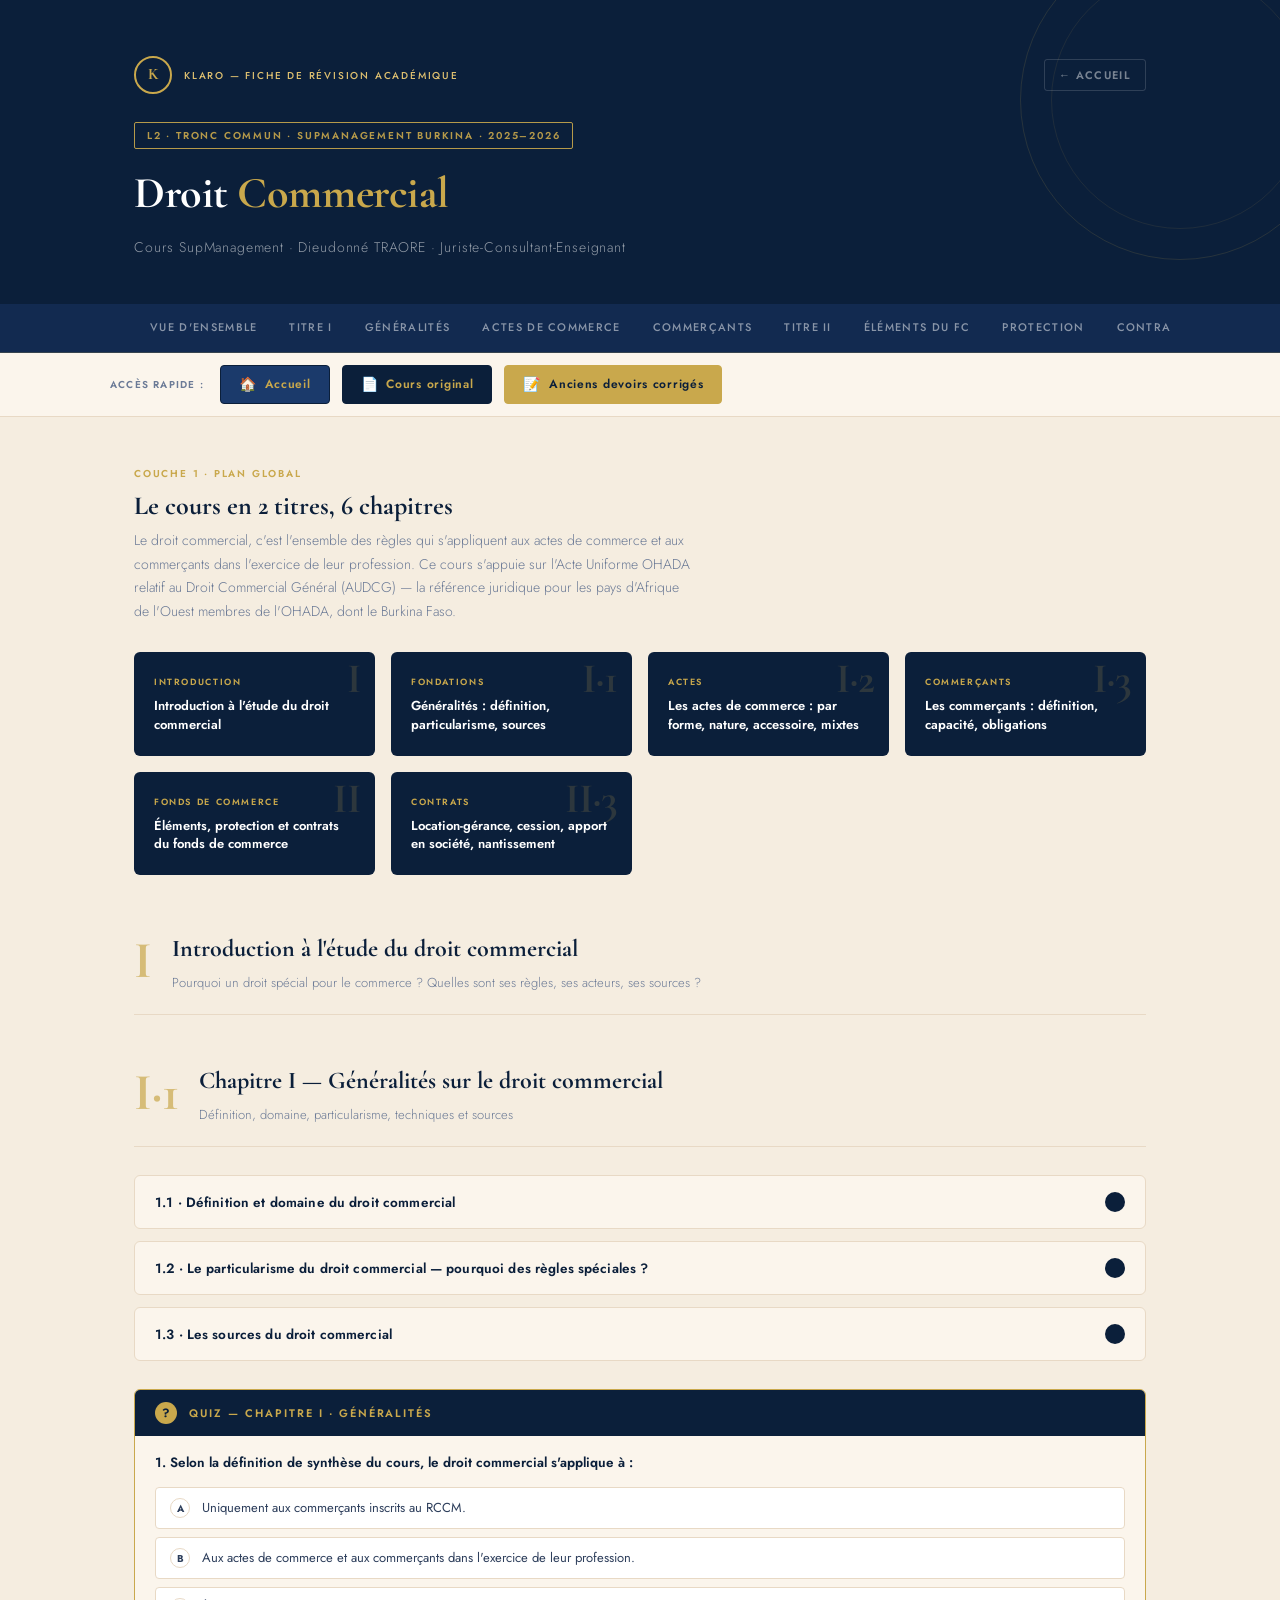
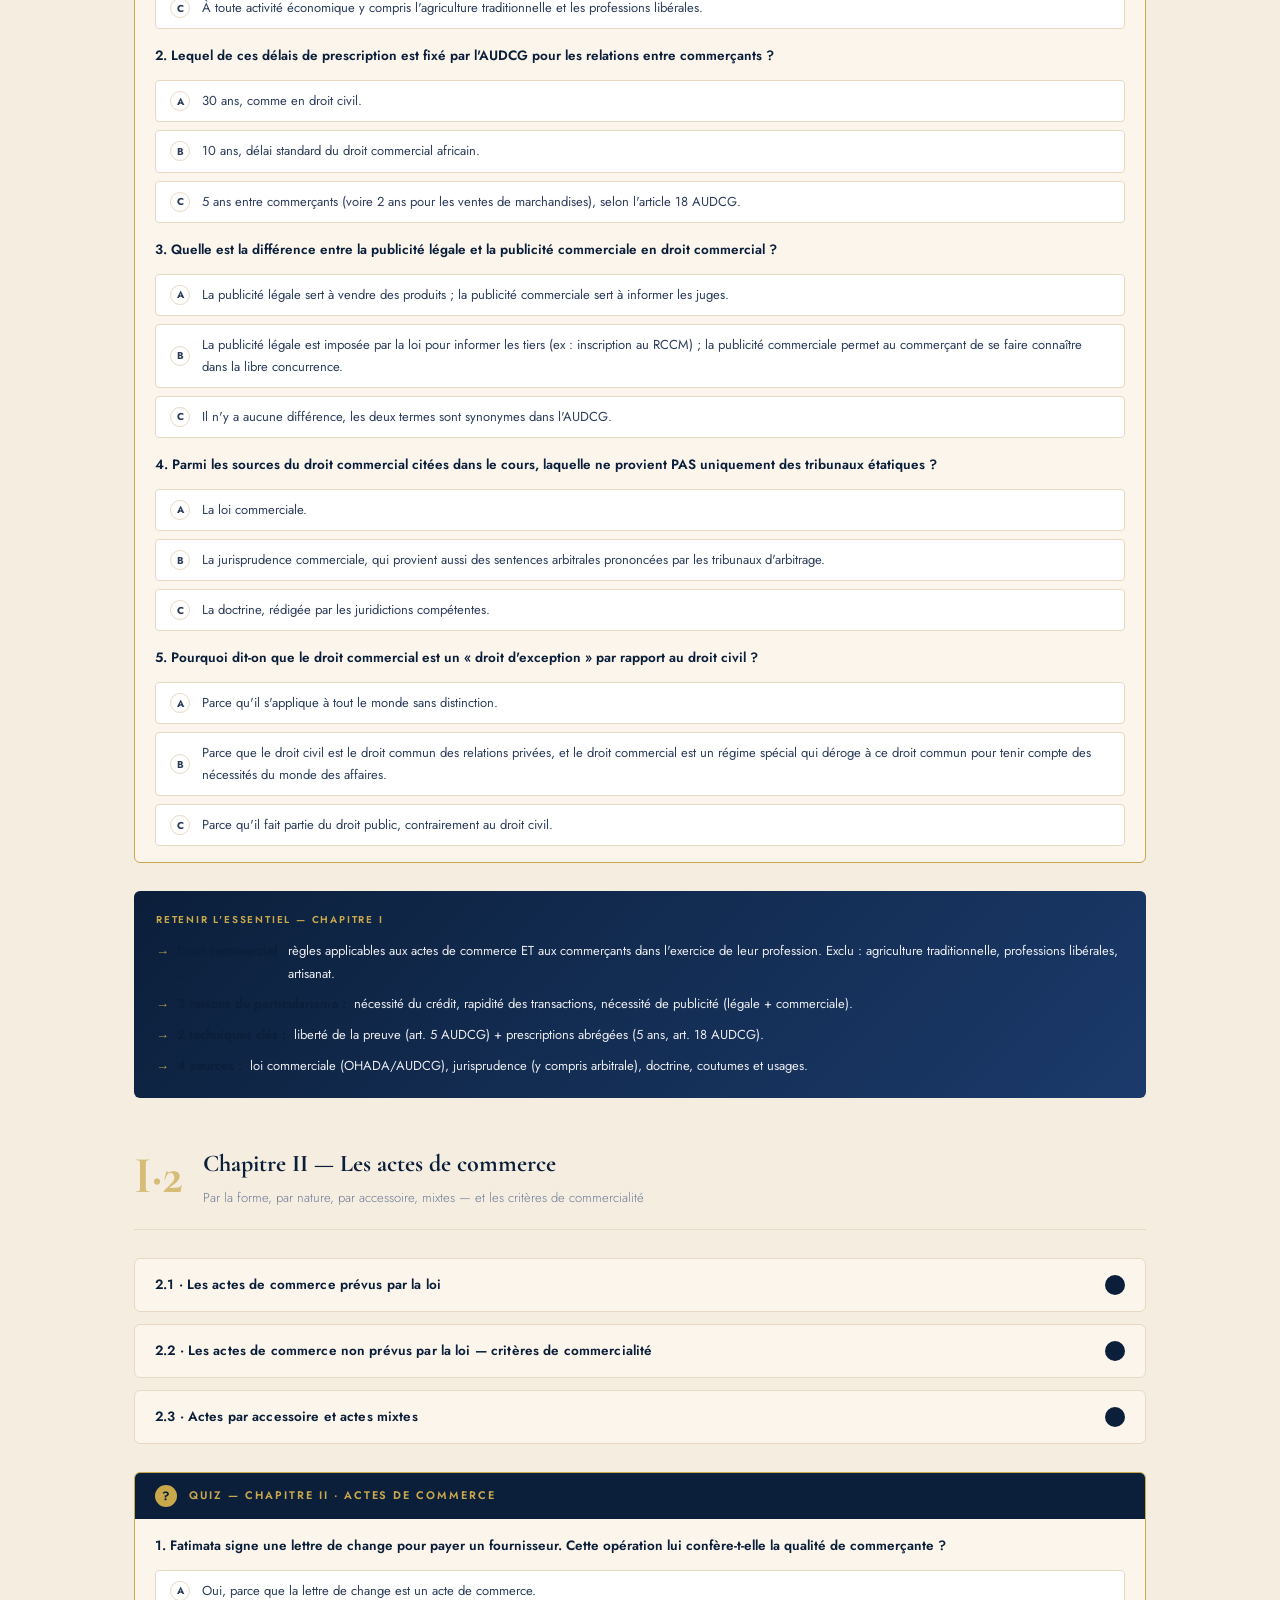
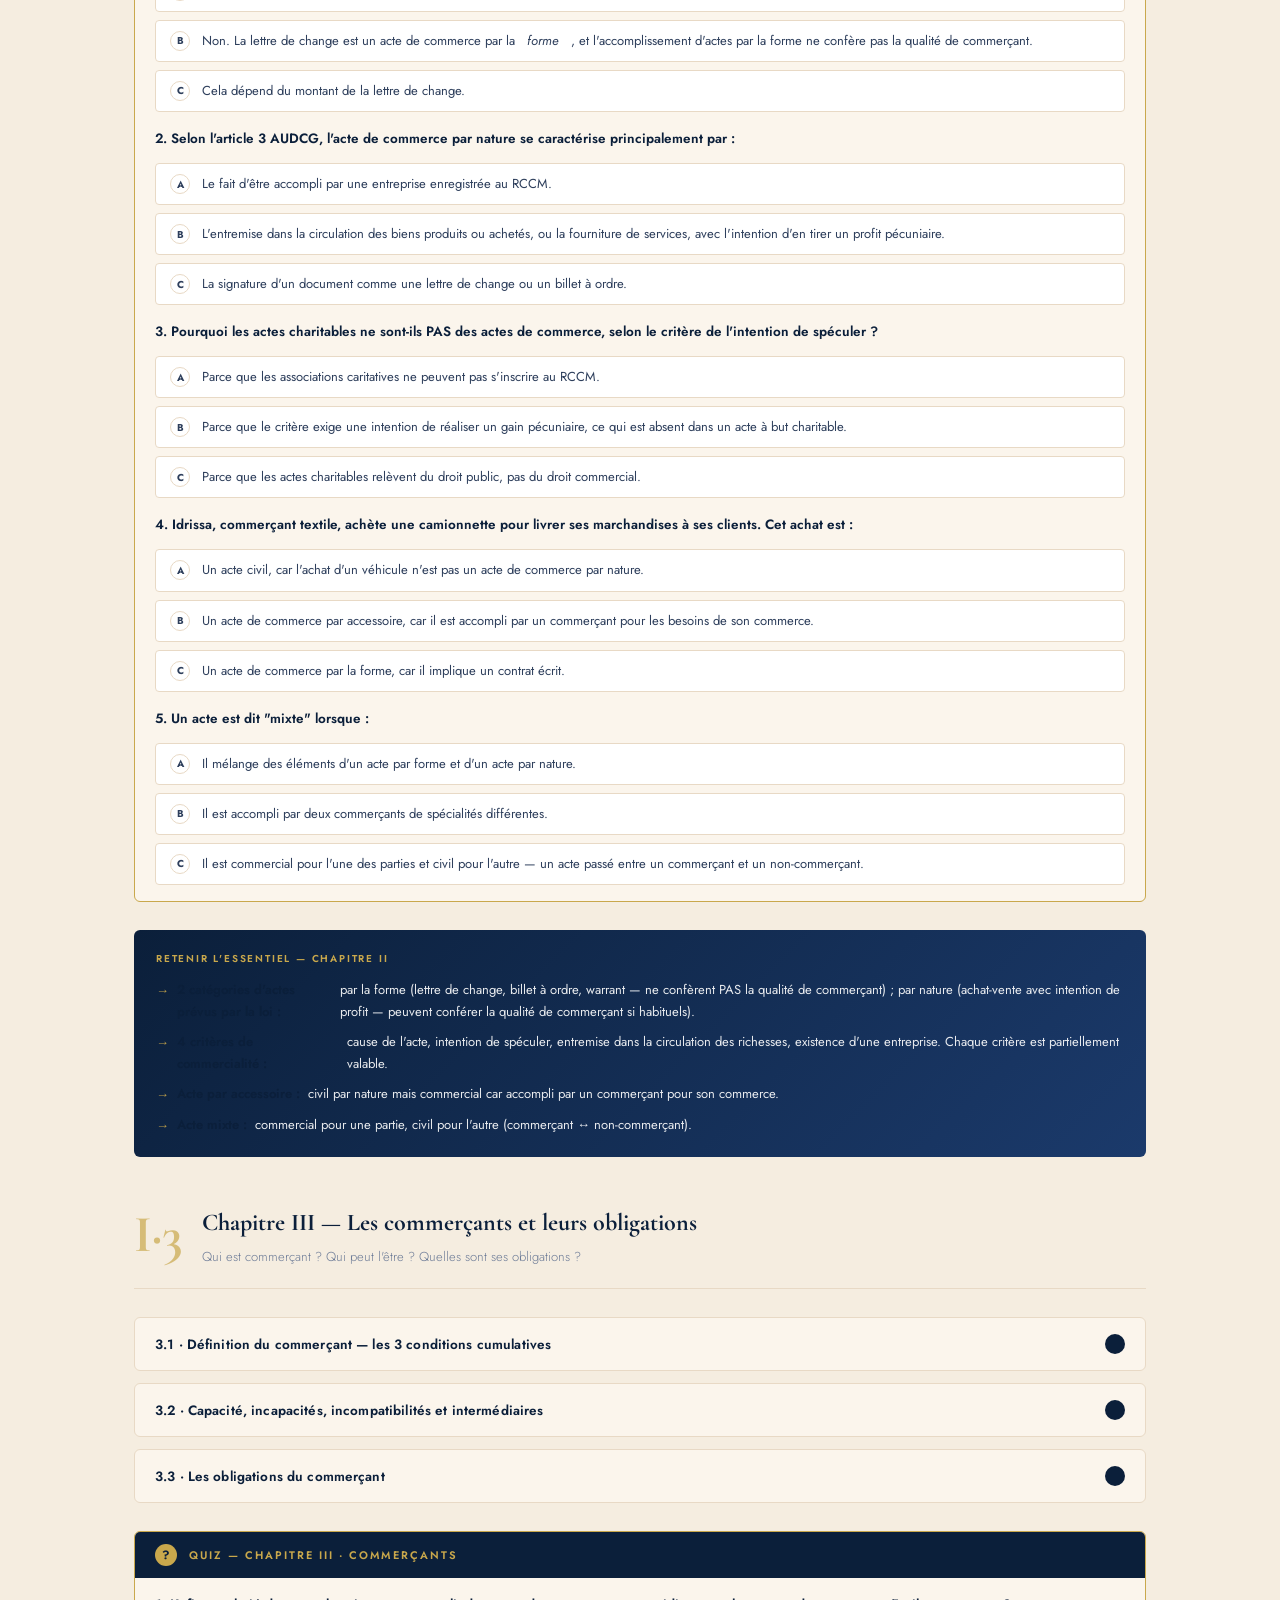
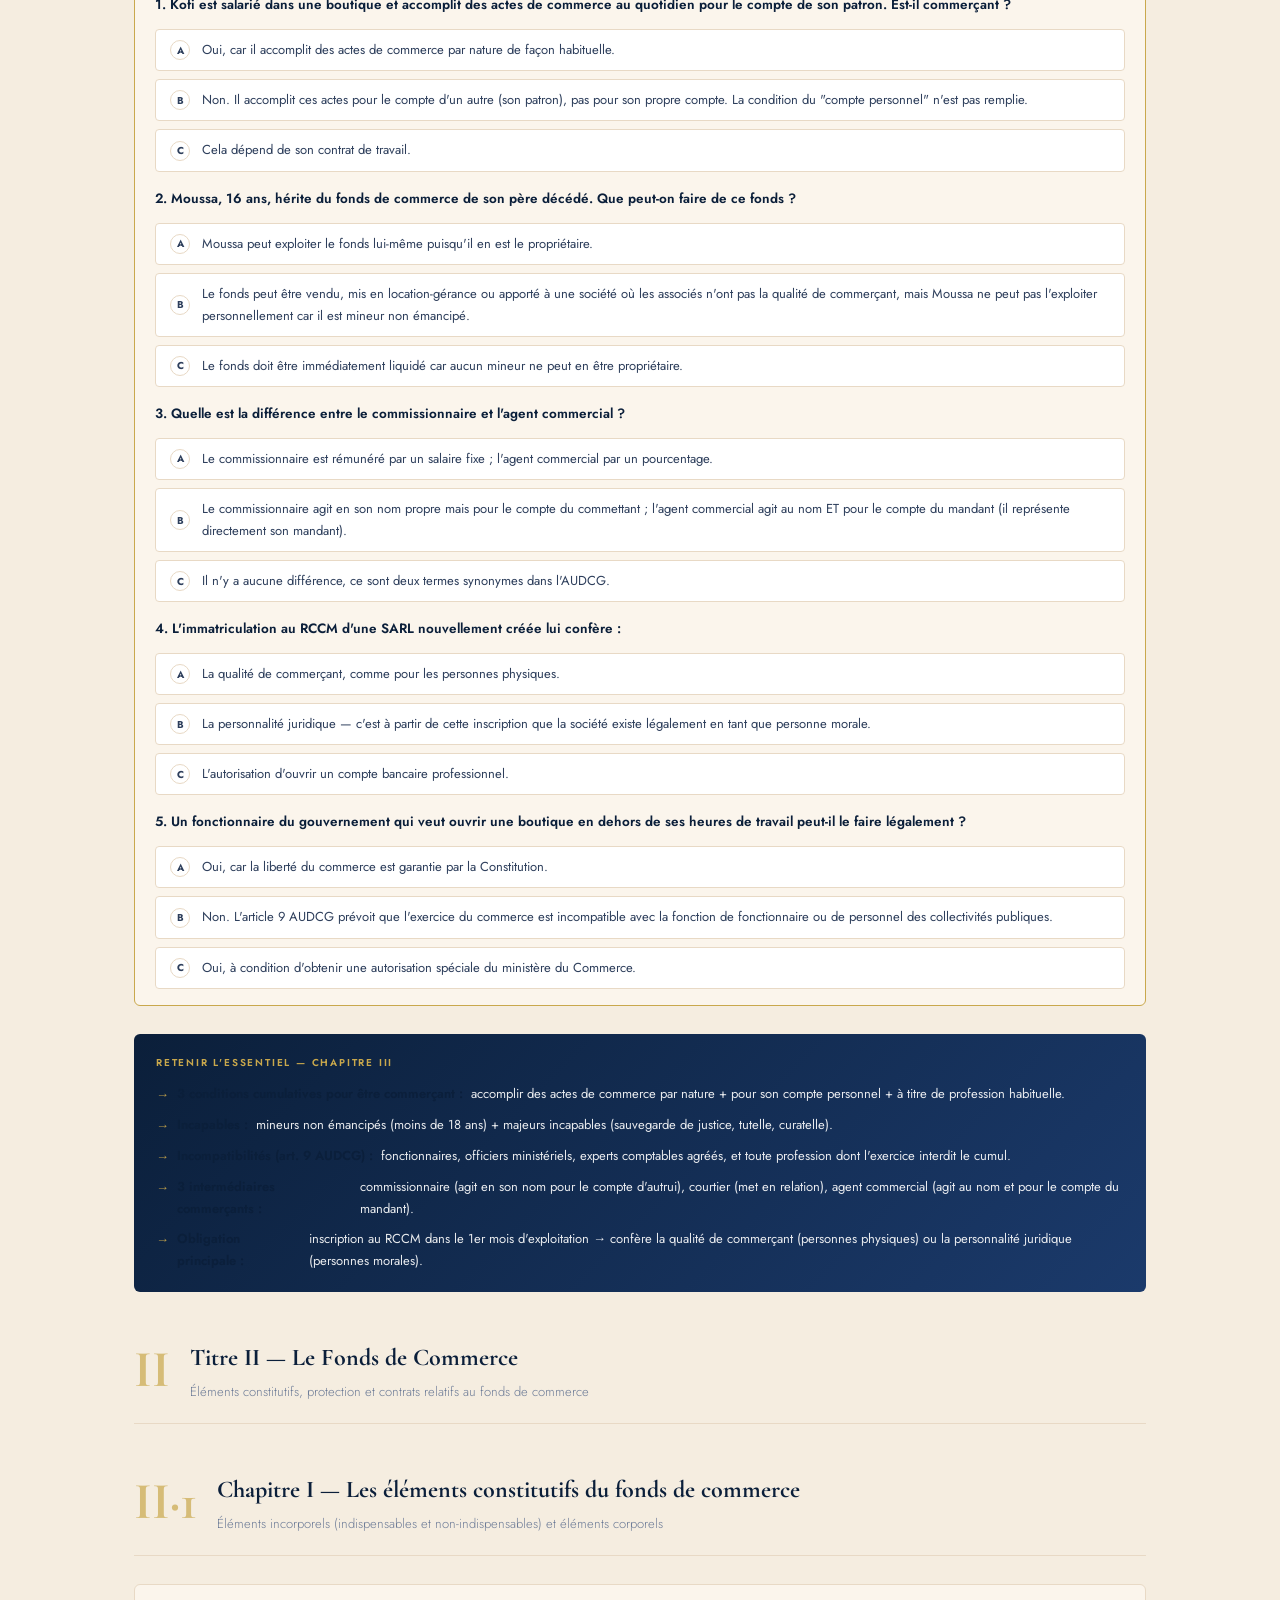
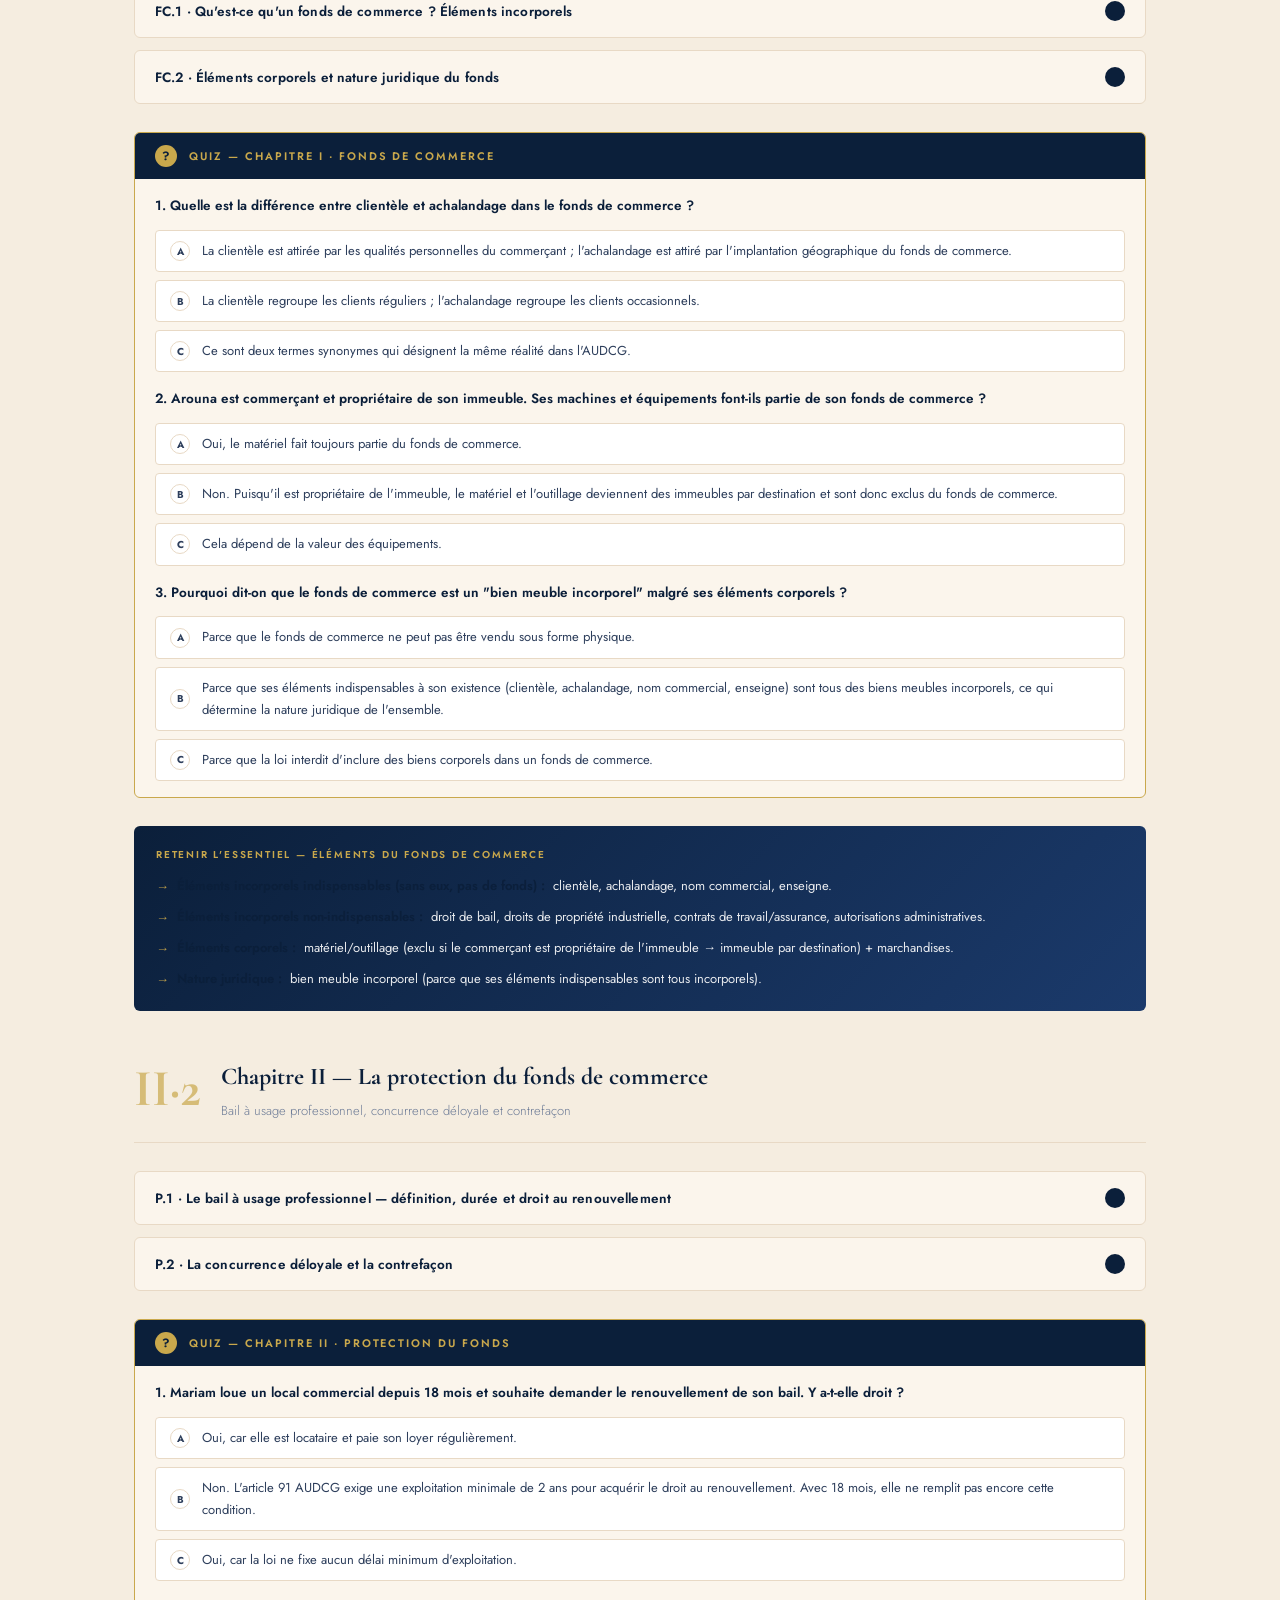
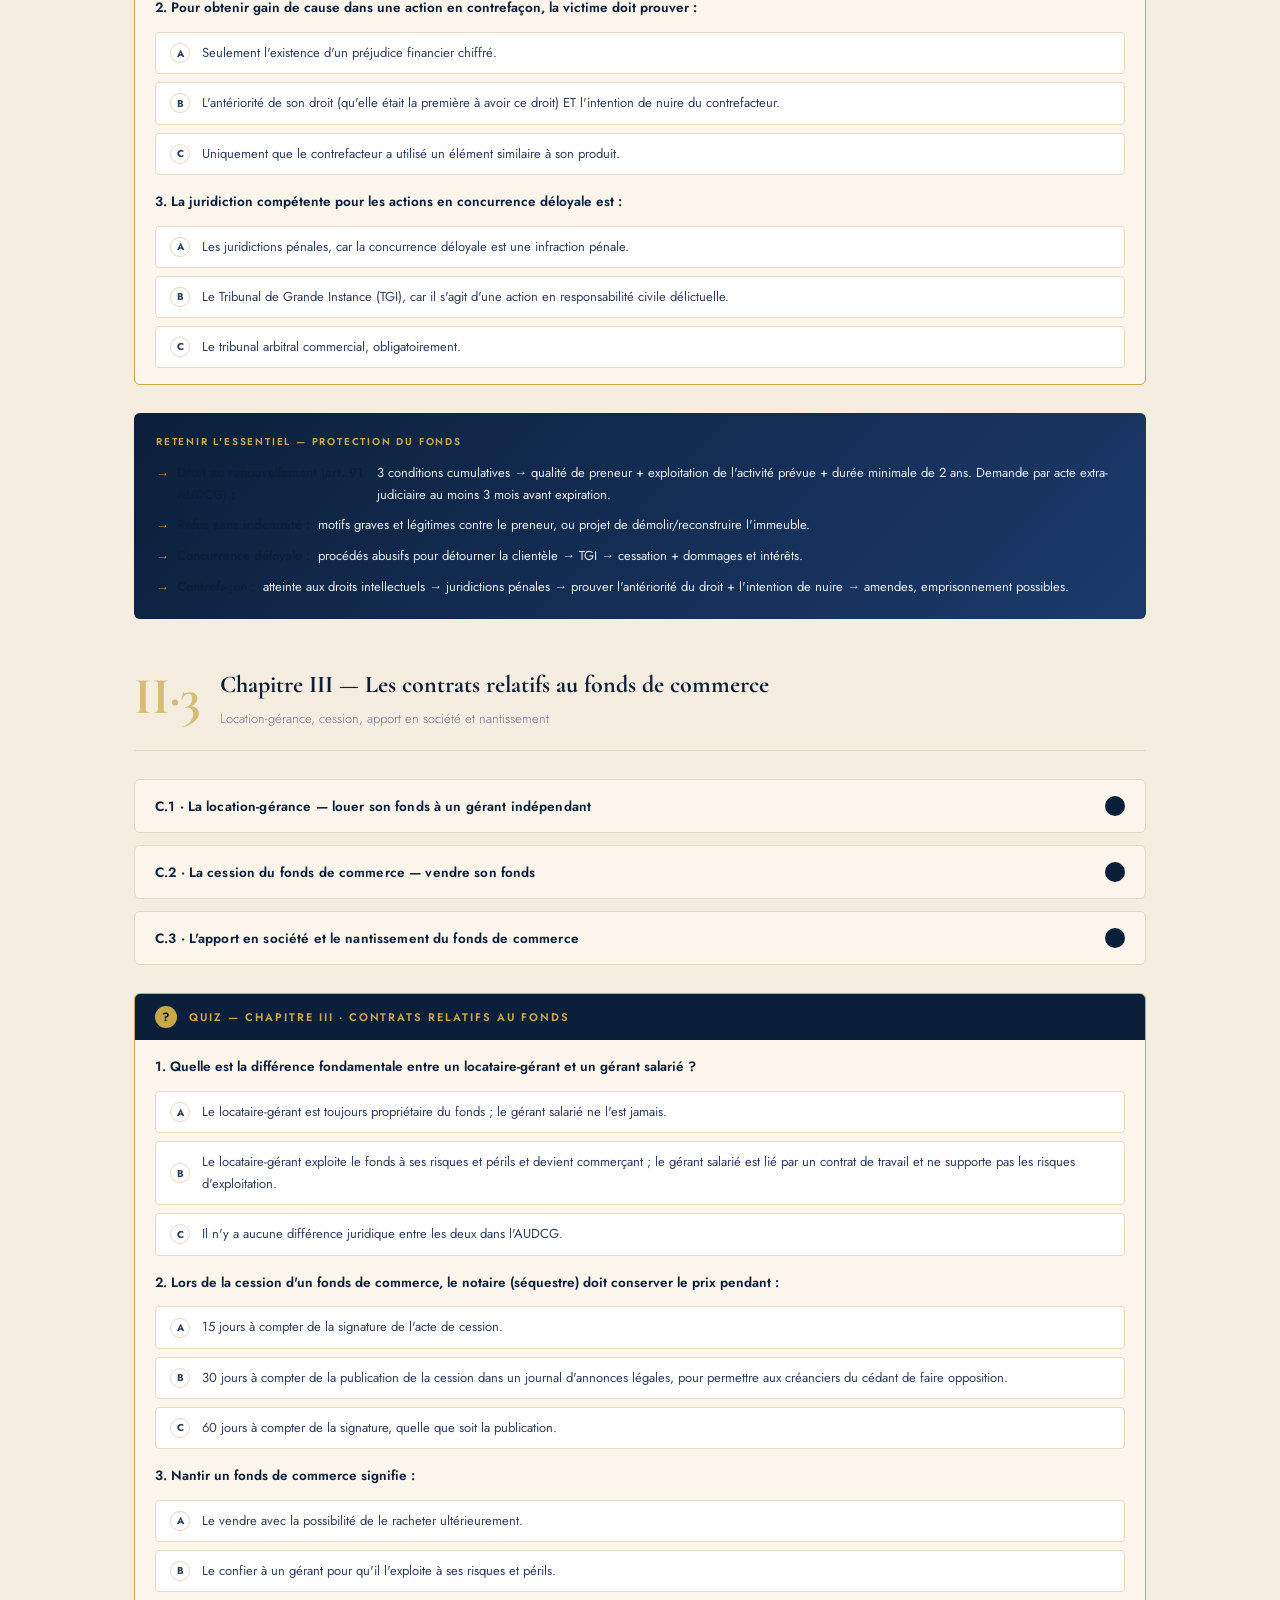
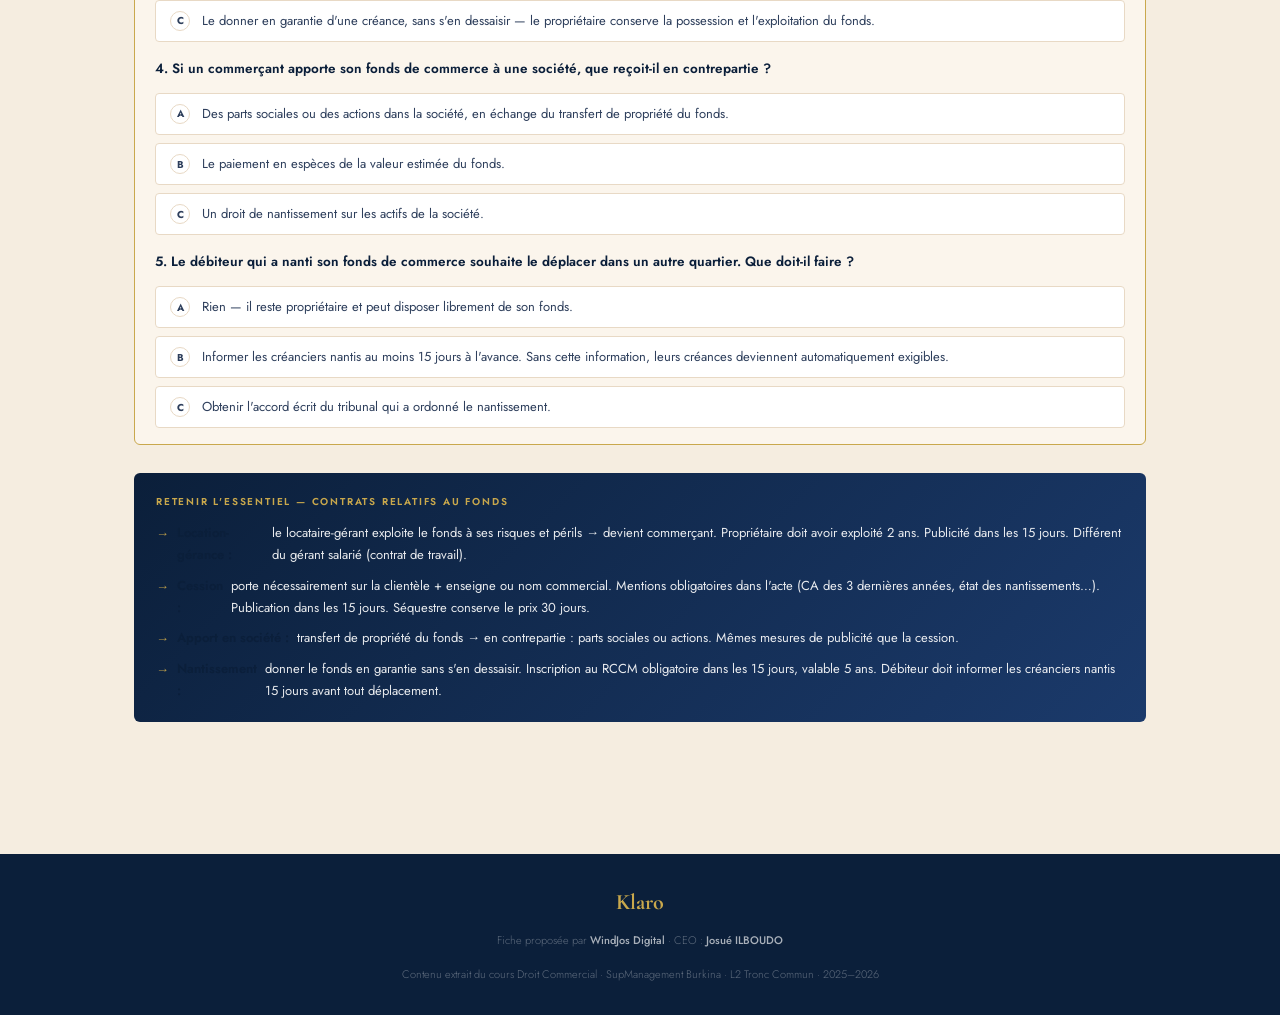
<file: fiche/droit-commercial-2026.html>
<!DOCTYPE html>
<html lang="fr">
<head>
  <meta charset="UTF-8"/>
  <meta name="viewport" content="width=device-width, initial-scale=1.0"/>
  <title>Fiche Droit Commercial — L2 Tronc Commun · Klaro</title>
  <meta name="description" content="Fiche de révision Droit Commercial : actes de commerce, commerçants, fonds de commerce, baux, contrats. L2 TC SupManagement 2025–2026."/>
  <link rel="preconnect" href="https://fonts.googleapis.com"/>
  <link rel="preconnect" href="https://fonts.gstatic.com" crossorigin/>
  <link href="https://fonts.googleapis.com/css2?family=Cormorant+Garamond:ital,wght@0,400;0,600;0,700;1,400&family=Jost:wght@300;400;500;600&display=swap" rel="stylesheet"/>
  <link rel="stylesheet" href="../assets/css/variables.css"/>
  <link rel="stylesheet" href="../assets/css/base.css"/>
  <link rel="stylesheet" href="../assets/css/components.css"/>
  <link rel="stylesheet" href="../assets/css/fiche.css"/>
</head>
<body class="fiche-page">

  <header class="fiche-header">
    <div class="fiche-header__deco" aria-hidden="true"></div>
    <div class="fiche-header__inner">
      <div class="fiche-header__brand">
        <a href="../index.html" style="display:flex;align-items:center;gap:12px;text-decoration:none;">
          <div class="fiche-header__brand-logo" aria-hidden="true">K</div>
          <span class="fiche-header__brand-text">Klaro — Fiche de révision académique</span>
        </a>
        <a href="../index.html" style="margin-left:auto;font-size:11px;font-weight:600;letter-spacing:0.12em;text-transform:uppercase;color:rgba(255,255,255,0.45);text-decoration:none;border:1px solid rgba(255,255,255,0.15);border-radius:3px;padding:6px 14px;transition:all 0.2s;white-space:nowrap;"
          onmouseover="this.style.color='var(--color-gold)';this.style.borderColor='var(--color-gold)';"
          onmouseout="this.style.color='rgba(255,255,255,0.45)';this.style.borderColor='rgba(255,255,255,0.15)';">← Accueil</a>
      </div>
      <div class="fiche-header__tag">L2 · Tronc Commun · SupManagement Burkina · 2025–2026</div>
      <h1 class="fiche-header__title">Droit <em>Commercial</em></h1>
      <p class="fiche-header__subtitle">Cours SupManagement · Dieudonné TRAORE · Juriste-Consultant-Enseignant</p>
    </div>
  </header>

  <nav class="fiche-nav" aria-label="Navigation dans la fiche">
    <div class="fiche-nav__inner">
      <a class="fiche-nav__link" href="#apercu">Vue d'ensemble</a>
      <a class="fiche-nav__link" href="#titre1">Titre I</a>
      <a class="fiche-nav__link" href="#chap1">Généralités</a>
      <a class="fiche-nav__link" href="#chap2">Actes de commerce</a>
      <a class="fiche-nav__link" href="#chap3">Commerçants</a>
      <a class="fiche-nav__link" href="#titre2">Titre II</a>
      <a class="fiche-nav__link" href="#fc1">Éléments du FC</a>
      <a class="fiche-nav__link" href="#fc2">Protection</a>
      <a class="fiche-nav__link" href="#fc3">Contrats</a>
    </div>
  </nav>

  <div class="fiche-actions">
    <div class="fiche-actions__inner">
      <span class="fiche-actions__label">Accès rapide :</span>
      <a class="fiche-action-btn fiche-action-btn--cours" href="../index.html" style="background:var(--color-navy-light);">
        <span class="fiche-action-btn__icon">🏠</span>Accueil
      </a>
      <a class="fiche-action-btn fiche-action-btn--cours" href="#" target="_blank" rel="noopener noreferrer">
        <span class="fiche-action-btn__icon">📄</span>Cours original
      </a>
      <a class="fiche-action-btn fiche-action-btn--devoirs" href="../devoirs/droit-commercial-2026.html">
        <span class="fiche-action-btn__icon">📝</span>Anciens devoirs corrigés
      </a>
    </div>
  </div>

  <main class="fiche-main">

    <!-- VUE D'ENSEMBLE -->
    <section class="overview fade-up" id="apercu">
      <span class="section-label">Couche 1 · Plan Global</span>
      <h2 class="overview__title">Le cours en 2 titres, 6 chapitres</h2>
      <p class="overview__intro">
        Le droit commercial, c'est l'ensemble des règles qui s'appliquent aux actes de commerce et aux commerçants dans l'exercice de leur profession. Ce cours s'appuie sur l'Acte Uniforme OHADA relatif au Droit Commercial Général (AUDCG) — la référence juridique pour les pays d'Afrique de l'Ouest membres de l'OHADA, dont le Burkina Faso.
      </p>
      <div class="overview__grid">
        <a class="chapter-card" href="#titre1">
          <div class="chapter-card__num" aria-hidden="true">I</div>
          <div class="chapter-card__tag">Introduction</div>
          <div class="chapter-card__title">Introduction à l'étude du droit commercial</div>
        </a>
        <a class="chapter-card" href="#chap1">
          <div class="chapter-card__num" aria-hidden="true">I·1</div>
          <div class="chapter-card__tag">Fondations</div>
          <div class="chapter-card__title">Généralités : définition, particularisme, sources</div>
        </a>
        <a class="chapter-card" href="#chap2">
          <div class="chapter-card__num" aria-hidden="true">I·2</div>
          <div class="chapter-card__tag">Actes</div>
          <div class="chapter-card__title">Les actes de commerce : par forme, nature, accessoire, mixtes</div>
        </a>
        <a class="chapter-card" href="#chap3">
          <div class="chapter-card__num" aria-hidden="true">I·3</div>
          <div class="chapter-card__tag">Commerçants</div>
          <div class="chapter-card__title">Les commerçants : définition, capacité, obligations</div>
        </a>
        <a class="chapter-card" href="#titre2">
          <div class="chapter-card__num" aria-hidden="true">II</div>
          <div class="chapter-card__tag">Fonds de Commerce</div>
          <div class="chapter-card__title">Éléments, protection et contrats du fonds de commerce</div>
        </a>
        <a class="chapter-card" href="#fc3">
          <div class="chapter-card__num" aria-hidden="true">II·3</div>
          <div class="chapter-card__tag">Contrats</div>
          <div class="chapter-card__title">Location-gérance, cession, apport en société, nantissement</div>
        </a>
      </div>
    </section>

    <!-- TITRE I -->
    <section class="chapter-section fade-up" id="titre1">
      <div class="chapter-header">
        <div class="chapter-header__num" aria-hidden="true">I</div>
        <div class="chapter-header__text">
          <h2 class="chapter-header__title">Introduction à l'étude du droit commercial</h2>
          <p class="chapter-header__desc">Pourquoi un droit spécial pour le commerce ? Quelles sont ses règles, ses acteurs, ses sources ?</p>
        </div>
      </div>
    </section>

    <!-- CHAP 1 -->
    <section class="chapter-section fade-up" id="chap1">
      <div class="chapter-header">
        <div class="chapter-header__num" aria-hidden="true">I·1</div>
        <div class="chapter-header__text">
          <h2 class="chapter-header__title">Chapitre I — Généralités sur le droit commercial</h2>
          <p class="chapter-header__desc">Définition, domaine, particularisme, techniques et sources</p>
        </div>
      </div>

      <div class="accordion">
        <button class="accordion__trigger" aria-expanded="false" onclick="toggleAccordion(this)">
          <span class="accordion__title">1.1 · Définition et domaine du droit commercial</span>
          <span class="accordion__icon" aria-hidden="true"><svg viewBox="0 0 10 10"><path d="M5 1v8M1 5h8"/></svg></span>
        </button>
        <div class="accordion__body">
          <div class="content-block">
            <p>Pour définir le droit commercial, deux grandes thèses s'affrontent depuis longtemps :</p>
            <div class="key-points">
              <div class="key-point"><div class="key-point__dot"></div><span><strong>La thèse subjective</strong> dit que le droit commercial est le droit des <em>commerçants</em> : c'est un droit professionnel qui s'applique à ceux qui exercent le commerce.</span></div>
              <div class="key-point"><div class="key-point__dot"></div><span><strong>La thèse objective</strong> dit que le droit commercial est l'ensemble des règles qui régissent les <em>actes de commerce</em>, peu importe qui les accomplit.</span></div>
            </div>
            <div class="def-box">
              <strong>Définition de synthèse (à retenir) :</strong> Le droit commercial est l'ensemble des règles qui s'appliquent aux actes de commerce ainsi qu'aux commerçants dans l'exercice de leur profession.
            </div>
            <p><strong>Le domaine du droit commercial :</strong> il couvre les activités de circulation et de distribution des richesses. Sont <em>exclus</em> de son champ :</p>
            <div class="key-points">
              <div class="key-point"><div class="key-point__dot"></div><span>L'agriculture traditionnelle</span></div>
              <div class="key-point"><div class="key-point__dot"></div><span>Les professions libérales (avocats, experts comptables…)</span></div>
              <div class="key-point"><div class="key-point__dot"></div><span>L'artisanat</span></div>
              <div class="key-point"><div class="key-point__dot"></div><span>Les exploitations minières traditionnelles</span></div>
            </div>
            <p><strong>Ses rapports avec les autres disciplines :</strong></p>
            <table class="data-table">
              <thead><tr><th>Discipline</th><th>Lien avec le droit commercial</th></tr></thead>
              <tbody>
                <tr><td><strong>Droit civil</strong></td><td>Tous deux font partie du droit privé. Le droit civil est le droit commun ; le droit commercial est un droit d'exception.</td></tr>
                <tr><td><strong>Droit public</strong></td><td>Le droit commercial (privé) s'en distingue par la liberté contractuelle. Mais le droit fiscal taxe les activités commerciales et le droit pénal réprime les infractions commerciales.</td></tr>
                <tr><td><strong>Économie politique</strong></td><td>Les deux s'intéressent à la production et distribution des richesses. Différence : le droit commercial <em>régit</em> les activités économiques ; l'économie politique cherche à optimiser l'utilisation des ressources.</td></tr>
              </tbody>
            </table>
          </div>
        </div>
      </div>

      <div class="accordion">
        <button class="accordion__trigger" aria-expanded="false" onclick="toggleAccordion(this)">
          <span class="accordion__title">1.2 · Le particularisme du droit commercial — pourquoi des règles spéciales ?</span>
          <span class="accordion__icon" aria-hidden="true"><svg viewBox="0 0 10 10"><path d="M5 1v8M1 5h8"/></svg></span>
        </button>
        <div class="accordion__body">
          <div class="content-block">
            <p>Le droit commercial existe parce que les réalités du monde des affaires sont très différentes de la vie civile ordinaire. Trois nécessités expliquent ce particularisme :</p>
            <div class="key-points">
              <div class="key-point"><div class="key-point__dot"></div><span><strong>La nécessité du crédit :</strong> les commerçants ont besoin de mobiliser des fonds importants qu'un seul individu ne peut pas toujours réunir. Ils font donc appel aux institutions financières. Le droit commercial organise ce financement.</span></div>
              <div class="key-point"><div class="key-point__dot"></div><span><strong>La rapidité des transactions :</strong> en affaires, le temps c'est de l'argent. Les opérations commerciales sont fréquentes et doivent être conclues vite. Les règles civiles, trop lentes, ne conviennent pas.</span></div>
              <div class="key-point"><div class="key-point__dot"></div><span><strong>La nécessité de publicité :</strong> elle a deux volets. La <em>publicité légale</em> protège les tiers (inscription au RCCM). La <em>publicité commerciale</em> permet au commerçant de se faire connaître dans un contexte de libre concurrence.</span></div>
            </div>
            <p><strong>Les techniques propres au droit commercial :</strong></p>
            <table class="data-table">
              <thead><tr><th>Technique</th><th>Ce qu'elle signifie</th><th>Base légale</th></tr></thead>
              <tbody>
                <tr><td><strong>Liberté de la preuve</strong></td><td>En droit commercial, la preuve d'un acte peut se faire par tous les moyens (contrairement au droit civil qui exige souvent l'écrit).</td><td>Article 5 AUDCG</td></tr>
                <tr><td><strong>Prescriptions abrégées</strong></td><td>Les délais pour agir en justice sont plus courts : 5 ans entre commerçants (voire 2 ans pour les ventes de marchandises), contre 30 ans en droit civil.</td><td>Article 18 AUDCG</td></tr>
              </tbody>
            </table>
          </div>
        </div>
      </div>

      <div class="accordion">
        <button class="accordion__trigger" aria-expanded="false" onclick="toggleAccordion(this)">
          <span class="accordion__title">1.3 · Les sources du droit commercial</span>
          <span class="accordion__icon" aria-hidden="true"><svg viewBox="0 0 10 10"><path d="M5 1v8M1 5h8"/></svg></span>
        </button>
        <div class="accordion__body">
          <div class="content-block">
            <div class="key-points">
              <div class="key-point"><div class="key-point__dot"></div><span><strong>La loi commerciale :</strong> le Code de commerce de 1807, le droit OHADA (notamment l'AUDCG et l'AUSCGIE), et les traités internationaux comme les conventions de l'OMC.</span></div>
              <div class="key-point"><div class="key-point__dot"></div><span><strong>La jurisprudence commerciale :</strong> l'ensemble des décisions concordantes des juridictions compétentes. Elle vient aussi des sentences arbitrales, pas seulement des tribunaux étatiques.</span></div>
              <div class="key-point"><div class="key-point__dot"></div><span><strong>La doctrine :</strong> les réflexions des juristes sur le droit existant — elle décrit, explique, critique les textes et propose des réformes.</span></div>
              <div class="key-point"><div class="key-point__dot"></div><span><strong>Les coutumes et usages :</strong> pratiques plus ou moins généralisées, volontairement appliquées par les commerçants dans leurs relations d'affaires.</span></div>
            </div>
          </div>
        </div>
      </div>

      <div class="quiz">
        <div class="quiz__header">
          <div class="quiz__header-icon" aria-hidden="true">?</div>
          <span class="quiz__header-label">Quiz — Chapitre I · Généralités</span>
        </div>
        <div class="quiz__questions">
          <div class="quiz__question">
            <div class="quiz__question-text">1. Selon la définition de synthèse du cours, le droit commercial s'applique à :</div>
            <div class="quiz__options">
              <div class="quiz__option" onclick="repondre(this, false)"><span class="quiz__option-circle">A</span> Uniquement aux commerçants inscrits au RCCM.</div>
              <div class="quiz__option" onclick="repondre(this, true)"><span class="quiz__option-circle">B</span> Aux actes de commerce et aux commerçants dans l'exercice de leur profession.</div>
              <div class="quiz__option" onclick="repondre(this, false)"><span class="quiz__option-circle">C</span> À toute activité économique y compris l'agriculture traditionnelle et les professions libérales.</div>
            </div>
            <div class="quiz__feedback"></div>
          </div>
          <div class="quiz__question">
            <div class="quiz__question-text">2. Lequel de ces délais de prescription est fixé par l'AUDCG pour les relations entre commerçants ?</div>
            <div class="quiz__options">
              <div class="quiz__option" onclick="repondre(this, false)"><span class="quiz__option-circle">A</span> 30 ans, comme en droit civil.</div>
              <div class="quiz__option" onclick="repondre(this, false)"><span class="quiz__option-circle">B</span> 10 ans, délai standard du droit commercial africain.</div>
              <div class="quiz__option" onclick="repondre(this, true)"><span class="quiz__option-circle">C</span> 5 ans entre commerçants (voire 2 ans pour les ventes de marchandises), selon l'article 18 AUDCG.</div>
            </div>
            <div class="quiz__feedback"></div>
          </div>
          <div class="quiz__question">
            <div class="quiz__question-text">3. Quelle est la différence entre la publicité légale et la publicité commerciale en droit commercial ?</div>
            <div class="quiz__options">
              <div class="quiz__option" onclick="repondre(this, false)"><span class="quiz__option-circle">A</span> La publicité légale sert à vendre des produits ; la publicité commerciale sert à informer les juges.</div>
              <div class="quiz__option" onclick="repondre(this, true)"><span class="quiz__option-circle">B</span> La publicité légale est imposée par la loi pour informer les tiers (ex : inscription au RCCM) ; la publicité commerciale permet au commerçant de se faire connaître dans la libre concurrence.</div>
              <div class="quiz__option" onclick="repondre(this, false)"><span class="quiz__option-circle">C</span> Il n'y a aucune différence, les deux termes sont synonymes dans l'AUDCG.</div>
            </div>
            <div class="quiz__feedback"></div>
          </div>
          <div class="quiz__question">
            <div class="quiz__question-text">4. Parmi les sources du droit commercial citées dans le cours, laquelle ne provient PAS uniquement des tribunaux étatiques ?</div>
            <div class="quiz__options">
              <div class="quiz__option" onclick="repondre(this, false)"><span class="quiz__option-circle">A</span> La loi commerciale.</div>
              <div class="quiz__option" onclick="repondre(this, true)"><span class="quiz__option-circle">B</span> La jurisprudence commerciale, qui provient aussi des sentences arbitrales prononcées par les tribunaux d'arbitrage.</div>
              <div class="quiz__option" onclick="repondre(this, false)"><span class="quiz__option-circle">C</span> La doctrine, rédigée par les juridictions compétentes.</div>
            </div>
            <div class="quiz__feedback"></div>
          </div>
          <div class="quiz__question">
            <div class="quiz__question-text">5. Pourquoi dit-on que le droit commercial est un « droit d'exception » par rapport au droit civil ?</div>
            <div class="quiz__options">
              <div class="quiz__option" onclick="repondre(this, false)"><span class="quiz__option-circle">A</span> Parce qu'il s'applique à tout le monde sans distinction.</div>
              <div class="quiz__option" onclick="repondre(this, true)"><span class="quiz__option-circle">B</span> Parce que le droit civil est le droit commun des relations privées, et le droit commercial est un régime spécial qui déroge à ce droit commun pour tenir compte des nécessités du monde des affaires.</div>
              <div class="quiz__option" onclick="repondre(this, false)"><span class="quiz__option-circle">C</span> Parce qu'il fait partie du droit public, contrairement au droit civil.</div>
            </div>
            <div class="quiz__feedback"></div>
          </div>
        </div>
      </div>

      <div class="retenir">
        <div class="retenir__title">Retenir l'essentiel — Chapitre I</div>
        <ul class="retenir__list">
          <li><strong>Droit commercial :</strong> règles applicables aux actes de commerce ET aux commerçants dans l'exercice de leur profession. Exclu : agriculture traditionnelle, professions libérales, artisanat.</li>
          <li><strong>3 raisons du particularisme :</strong> nécessité du crédit, rapidité des transactions, nécessité de publicité (légale + commerciale).</li>
          <li><strong>2 techniques clés :</strong> liberté de la preuve (art. 5 AUDCG) + prescriptions abrégées (5 ans, art. 18 AUDCG).</li>
          <li><strong>4 sources :</strong> loi commerciale (OHADA/AUDCG), jurisprudence (y compris arbitrale), doctrine, coutumes et usages.</li>
        </ul>
      </div>
    </section>

    <!-- CHAP 2 -->
    <section class="chapter-section fade-up" id="chap2">
      <div class="chapter-header">
        <div class="chapter-header__num" aria-hidden="true">I·2</div>
        <div class="chapter-header__text">
          <h2 class="chapter-header__title">Chapitre II — Les actes de commerce</h2>
          <p class="chapter-header__desc">Par la forme, par nature, par accessoire, mixtes — et les critères de commercialité</p>
        </div>
      </div>

      <div class="accordion">
        <button class="accordion__trigger" aria-expanded="false" onclick="toggleAccordion(this)">
          <span class="accordion__title">2.1 · Les actes de commerce prévus par la loi</span>
          <span class="accordion__icon" aria-hidden="true"><svg viewBox="0 0 10 10"><path d="M5 1v8M1 5h8"/></svg></span>
        </button>
        <div class="accordion__body">
          <div class="content-block">
            <p>Les actes de commerce sont énumérés par les articles 3 et 4 de l'AUDCG. On les classe en deux grandes catégories :</p>
            <table class="data-table">
              <thead><tr><th>Catégorie</th><th>Définition</th><th>Exemples</th><th>Confère la qualité de commerçant ?</th></tr></thead>
              <tbody>
                <tr>
                  <td><strong>Par la forme</strong></td>
                  <td>Ce sont des actes commerciaux en raison de leur forme juridique, quelle que soit la personne qui les accomplit.</td>
                  <td>Lettre de change, billet à ordre, warrant (billet à ordre assorti de gage).</td>
                  <td>❌ <strong>Non.</strong> L'accomplir ne fait pas de vous un commerçant.</td>
                </tr>
                <tr>
                  <td><strong>Par nature</strong></td>
                  <td>Acte par lequel une personne s'entremet dans la circulation des biens qu'elle produit ou achète, ou fournit des services, avec l'intention d'en tirer un profit pécuniaire (art. 3 AUDCG).</td>
                  <td>Achat-vente, opérations bancaires, de bourse, d'assurance, contrats entre commerçants, exploitation industrielle de mines et carrières, etc.</td>
                  <td>✅ <strong>Oui</strong>, si accompli de façon habituelle et pour son compte.</td>
                </tr>
              </tbody>
            </table>
            <div class="def-box">
              <strong>Lettre de change :</strong> une personne (le <em>tireur</em>) donne l'ordre à son débiteur (le <em>tiré</em>) de payer une certaine somme à une date déterminée à une 3ᵉ personne (le <em>bénéficiaire/porteur</em>).<br/>
              <strong>Billet à ordre :</strong> le souscripteur s'engage directement à payer une somme déterminée à une certaine échéance au bénéficiaire.
            </div>
            <p>Les actes de commerce par nature peuvent être :</p>
            <div class="key-points">
              <div class="key-point"><div class="key-point__dot"></div><span><strong>Actes isolés :</strong> accomplis par une personne dont la profession habituelle n'est pas le commerce. L'acte est commercial mais la personne ne devient pas commerçante.</span></div>
              <div class="key-point"><div class="key-point__dot"></div><span><strong>Actes en entreprise :</strong> accomplis dans un cadre organisé disposant de moyens matériels et humains. Exemples : opérations de bourse, de change, de courtage — inconcevables en dehors d'une entreprise.</span></div>
            </div>
          </div>
        </div>
      </div>

      <div class="accordion">
        <button class="accordion__trigger" aria-expanded="false" onclick="toggleAccordion(this)">
          <span class="accordion__title">2.2 · Les actes de commerce non prévus par la loi — critères de commercialité</span>
          <span class="accordion__icon" aria-hidden="true"><svg viewBox="0 0 10 10"><path d="M5 1v8M1 5h8"/></svg></span>
        </button>
        <div class="accordion__body">
          <div class="content-block">
            <p>L'énumération de l'article 3 AUDCG n'est pas exhaustive. Pour qualifier un acte de commercial quand la loi ne le dit pas expressément, on utilise 4 critères :</p>
            <table class="data-table">
              <thead><tr><th>Critère</th><th>Ce qu'il dit</th><th>Limite</th></tr></thead>
              <tbody>
                <tr><td><strong>La cause de l'acte</strong></td><td>Un acte est commercial si son auteur l'a posé dans l'intention de faire du commerce (achat en vue de la revente).</td><td>Partielle : ne couvre pas tous les cas.</td></tr>
                <tr><td><strong>L'intention de spéculer</strong></td><td>Acte commercial s'il vise un gain pécuniaire. Les actes accomplis dans un but charitable ne sont pas commerciaux.</td><td>Partielle.</td></tr>
                <tr><td><strong>L'entremise dans la circulation des richesses</strong></td><td>Acte commercial s'il s'interpose dans la circulation des richesses entre le producteur et le consommateur.</td><td>Partielle.</td></tr>
                <tr><td><strong>L'existence d'une entreprise</strong></td><td>Acte commercial s'il est accompli dans le cadre d'une entreprise (caractère répétitif).</td><td>Partielle : des actes isolés existent, et certaines entreprises (agricoles, libérales) ne font pas d'actes commerciaux.</td></tr>
              </tbody>
            </table>
          </div>
        </div>
      </div>

      <div class="accordion">
        <button class="accordion__trigger" aria-expanded="false" onclick="toggleAccordion(this)">
          <span class="accordion__title">2.3 · Actes par accessoire et actes mixtes</span>
          <span class="accordion__icon" aria-hidden="true"><svg viewBox="0 0 10 10"><path d="M5 1v8M1 5h8"/></svg></span>
        </button>
        <div class="accordion__body">
          <div class="content-block">
            <div class="def-box">
              <strong>Acte de commerce par accessoire :</strong> un acte civil par nature, mais considéré comme commercial parce qu'il est accompli par un commerçant pour les besoins de son commerce, ou parce qu'il est accessoire à un acte de commerce principal.<br/>
              <strong>Exemple :</strong> Un commerçant qui achète un véhicule pour transporter ses marchandises accomplit un acte de commerce par accessoire.
            </div>
            <div class="def-box">
              <strong>Acte mixte :</strong> acte commercial pour l'une des parties et civil pour l'autre. Il s'agit d'un acte passé entre un commerçant et un non-commerçant.<br/>
              <strong>Exemple :</strong> Un particulier qui achète des meubles dans un magasin. Pour le magasin c'est un acte commercial ; pour le particulier, c'est un acte civil.
            </div>
          </div>
        </div>
      </div>

      <div class="quiz">
        <div class="quiz__header">
          <div class="quiz__header-icon" aria-hidden="true">?</div>
          <span class="quiz__header-label">Quiz — Chapitre II · Actes de commerce</span>
        </div>
        <div class="quiz__questions">
          <div class="quiz__question">
            <div class="quiz__question-text">1. Fatimata signe une lettre de change pour payer un fournisseur. Cette opération lui confère-t-elle la qualité de commerçante ?</div>
            <div class="quiz__options">
              <div class="quiz__option" onclick="repondre(this, false)"><span class="quiz__option-circle">A</span> Oui, parce que la lettre de change est un acte de commerce.</div>
              <div class="quiz__option" onclick="repondre(this, true)"><span class="quiz__option-circle">B</span> Non. La lettre de change est un acte de commerce par la <em>forme</em>, et l'accomplissement d'actes par la forme ne confère pas la qualité de commerçant.</div>
              <div class="quiz__option" onclick="repondre(this, false)"><span class="quiz__option-circle">C</span> Cela dépend du montant de la lettre de change.</div>
            </div>
            <div class="quiz__feedback"></div>
          </div>
          <div class="quiz__question">
            <div class="quiz__question-text">2. Selon l'article 3 AUDCG, l'acte de commerce par nature se caractérise principalement par :</div>
            <div class="quiz__options">
              <div class="quiz__option" onclick="repondre(this, false)"><span class="quiz__option-circle">A</span> Le fait d'être accompli par une entreprise enregistrée au RCCM.</div>
              <div class="quiz__option" onclick="repondre(this, true)"><span class="quiz__option-circle">B</span> L'entremise dans la circulation des biens produits ou achetés, ou la fourniture de services, avec l'intention d'en tirer un profit pécuniaire.</div>
              <div class="quiz__option" onclick="repondre(this, false)"><span class="quiz__option-circle">C</span> La signature d'un document comme une lettre de change ou un billet à ordre.</div>
            </div>
            <div class="quiz__feedback"></div>
          </div>
          <div class="quiz__question">
            <div class="quiz__question-text">3. Pourquoi les actes charitables ne sont-ils PAS des actes de commerce, selon le critère de l'intention de spéculer ?</div>
            <div class="quiz__options">
              <div class="quiz__option" onclick="repondre(this, false)"><span class="quiz__option-circle">A</span> Parce que les associations caritatives ne peuvent pas s'inscrire au RCCM.</div>
              <div class="quiz__option" onclick="repondre(this, true)"><span class="quiz__option-circle">B</span> Parce que le critère exige une intention de réaliser un gain pécuniaire, ce qui est absent dans un acte à but charitable.</div>
              <div class="quiz__option" onclick="repondre(this, false)"><span class="quiz__option-circle">C</span> Parce que les actes charitables relèvent du droit public, pas du droit commercial.</div>
            </div>
            <div class="quiz__feedback"></div>
          </div>
          <div class="quiz__question">
            <div class="quiz__question-text">4. Idrissa, commerçant textile, achète une camionnette pour livrer ses marchandises à ses clients. Cet achat est :</div>
            <div class="quiz__options">
              <div class="quiz__option" onclick="repondre(this, false)"><span class="quiz__option-circle">A</span> Un acte civil, car l'achat d'un véhicule n'est pas un acte de commerce par nature.</div>
              <div class="quiz__option" onclick="repondre(this, true)"><span class="quiz__option-circle">B</span> Un acte de commerce par accessoire, car il est accompli par un commerçant pour les besoins de son commerce.</div>
              <div class="quiz__option" onclick="repondre(this, false)"><span class="quiz__option-circle">C</span> Un acte de commerce par la forme, car il implique un contrat écrit.</div>
            </div>
            <div class="quiz__feedback"></div>
          </div>
          <div class="quiz__question">
            <div class="quiz__question-text">5. Un acte est dit "mixte" lorsque :</div>
            <div class="quiz__options">
              <div class="quiz__option" onclick="repondre(this, false)"><span class="quiz__option-circle">A</span> Il mélange des éléments d'un acte par forme et d'un acte par nature.</div>
              <div class="quiz__option" onclick="repondre(this, false)"><span class="quiz__option-circle">B</span> Il est accompli par deux commerçants de spécialités différentes.</div>
              <div class="quiz__option" onclick="repondre(this, true)"><span class="quiz__option-circle">C</span> Il est commercial pour l'une des parties et civil pour l'autre — un acte passé entre un commerçant et un non-commerçant.</div>
            </div>
            <div class="quiz__feedback"></div>
          </div>
        </div>
      </div>

      <div class="retenir">
        <div class="retenir__title">Retenir l'essentiel — Chapitre II</div>
        <ul class="retenir__list">
          <li><strong>2 catégories d'actes prévus par la loi :</strong> par la forme (lettre de change, billet à ordre, warrant — ne confèrent PAS la qualité de commerçant) ; par nature (achat-vente avec intention de profit — peuvent conférer la qualité de commerçant si habituels).</li>
          <li><strong>4 critères de commercialité :</strong> cause de l'acte, intention de spéculer, entremise dans la circulation des richesses, existence d'une entreprise. Chaque critère est partiellement valable.</li>
          <li><strong>Acte par accessoire :</strong> civil par nature mais commercial car accompli par un commerçant pour son commerce.</li>
          <li><strong>Acte mixte :</strong> commercial pour une partie, civil pour l'autre (commerçant ↔ non-commerçant).</li>
        </ul>
      </div>
    </section>

    <!-- CHAP 3 -->
    <section class="chapter-section fade-up" id="chap3">
      <div class="chapter-header">
        <div class="chapter-header__num" aria-hidden="true">I·3</div>
        <div class="chapter-header__text">
          <h2 class="chapter-header__title">Chapitre III — Les commerçants et leurs obligations</h2>
          <p class="chapter-header__desc">Qui est commerçant ? Qui peut l'être ? Quelles sont ses obligations ?</p>
        </div>
      </div>

      <div class="accordion">
        <button class="accordion__trigger" aria-expanded="false" onclick="toggleAccordion(this)">
          <span class="accordion__title">3.1 · Définition du commerçant — les 3 conditions cumulatives</span>
          <span class="accordion__icon" aria-hidden="true"><svg viewBox="0 0 10 10"><path d="M5 1v8M1 5h8"/></svg></span>
        </button>
        <div class="accordion__body">
          <div class="content-block">
            <div class="def-box">
              Le commerçant est une personne physique ou morale qui accomplit des actes de commerce <strong>par nature</strong> et en fait sa <strong>profession habituelle</strong>, pour son <strong>compte personnel</strong>.
            </div>
            <p>Ces trois conditions sont cumulatives — les trois doivent être réunies :</p>
            <table class="data-table">
              <thead><tr><th>Condition</th><th>Ce qu'elle signifie</th><th>Conséquence si absente</th></tr></thead>
              <tbody>
                <tr><td><strong>Actes de commerce par nature</strong></td><td>Seuls les actes par nature confèrent la qualité. Les actes par la forme ou par accessoire ne suffisent pas.</td><td>Pas de qualité de commerçant.</td></tr>
                <tr><td><strong>Compte personnel</strong></td><td>La personne exerce en son nom et à ses risques et périls, de façon indépendante.</td><td>C'est pourquoi les <em>salariés</em> et les <em>mandataires</em> ne sont pas commerçants. Exception : courtiers, commissionnaires, agents commerciaux.</td></tr>
                <tr><td><strong>Profession habituelle</strong></td><td>L'acte doit être répété. Un acte isolé ou sporadique ne suffit pas.</td><td>Accomplir un seul acte de commerce ne fait pas de vous un commerçant.</td></tr>
              </tbody>
            </table>
          </div>
        </div>
      </div>

      <div class="accordion">
        <button class="accordion__trigger" aria-expanded="false" onclick="toggleAccordion(this)">
          <span class="accordion__title">3.2 · Capacité, incapacités, incompatibilités et intermédiaires</span>
          <span class="accordion__icon" aria-hidden="true"><svg viewBox="0 0 10 10"><path d="M5 1v8M1 5h8"/></svg></span>
        </button>
        <div class="accordion__body">
          <div class="content-block">
            <p>L'article 6 AUDCG pose le principe : nul ne peut faire le commerce à titre habituel s'il n'est pas juridiquement capable. Voici qui ne peut pas exercer le commerce :</p>
            <div class="key-points">
              <div class="key-point"><div class="key-point__dot"></div><span><strong>Les mineurs non émancipés :</strong> toute personne de moins de 18 ans au Burkina Faso. Si un mineur hérite d'un fonds de commerce, ce fonds peut être vendu, mis en location-gérance ou apporté à une société, mais le mineur ne peut pas l'exploiter lui-même.</span></div>
              <div class="key-point"><div class="key-point__dot"></div><span><strong>Les majeurs incapables :</strong> personnes dont les facultés mentales, intellectuelles ou physiques sont altérées. Trois régimes les protègent : la <em>sauvegarde de justice</em> (protection légère), la <em>tutelle</em> (représentation complète), la <em>curatelle</em> (assistance — pour les prodigues et oisifs).</span></div>
            </div>
            <p><strong>Les incompatibilités (article 9 AUDCG) :</strong> certaines fonctions interdisent d'exercer le commerce :</p>
            <div class="key-points">
              <div class="key-point"><div class="key-point__dot"></div><span>Fonctionnaires et personnels des collectivités publiques</span></div>
              <div class="key-point"><div class="key-point__dot"></div><span>Officiers ministériels et auxiliaires de justice</span></div>
              <div class="key-point"><div class="key-point__dot"></div><span>Experts comptables agréés, comptables agréés, conseils juridiques</span></div>
            </div>
            <p><strong>Les intermédiaires de commerce</strong> ont la qualité de commerçants et sont soumis aux règles du commerce :</p>
            <table class="data-table">
              <thead><tr><th>Intermédiaire</th><th>Rôle</th><th>Rémunération</th></tr></thead>
              <tbody>
                <tr><td><strong>Commissionnaire</strong></td><td>Agit en son nom mais pour le compte du commettant (mandant).</td><td>Commission versée par le commettant.</td></tr>
                <tr><td><strong>Courtier</strong></td><td>Met des personnes en rapport pour faciliter la conclusion d'un contrat entre elles.</td><td>Pourcentage fixé par le donneur d'ordre.</td></tr>
                <tr><td><strong>Agent commercial</strong></td><td>Mandataire professionnel permanent chargé de négocier (et éventuellement conclure) des contrats au nom et pour le compte du mandant.</td><td>Commission sur contrats conclus.</td></tr>
              </tbody>
            </table>
          </div>
        </div>
      </div>

      <div class="accordion">
        <button class="accordion__trigger" aria-expanded="false" onclick="toggleAccordion(this)">
          <span class="accordion__title">3.3 · Les obligations du commerçant</span>
          <span class="accordion__icon" aria-hidden="true"><svg viewBox="0 0 10 10"><path d="M5 1v8M1 5h8"/></svg></span>
        </button>
        <div class="accordion__body">
          <div class="content-block">
            <p><strong>L'immatriculation au RCCM</strong> est l'obligation principale. Le Registre du Commerce et du Crédit Mobilier est un repère officiel tenu au greffe de chaque tribunal de grande instance. Le commerçant doit s'y inscrire dans le premier mois d'exploitation.</p>
            <div class="key-points">
              <div class="key-point"><div class="key-point__dot"></div><span>Pour les personnes physiques : l'immatriculation <strong>confère la qualité de commerçant</strong>.</span></div>
              <div class="key-point"><div class="key-point__dot"></div><span>Pour les personnes morales (sociétés) : l'immatriculation confère la <strong>personnalité juridique</strong>.</span></div>
              <div class="key-point"><div class="key-point__dot"></div><span>En cas de changement ou d'ajout d'activité : mention rectificative ou de complément dans un délai d'un mois.</span></div>
              <div class="key-point"><div class="key-point__dot"></div><span>En cas de cessation d'activité : radiation demandée dans un mois.</span></div>
            </div>
            <p><strong>Autres obligations :</strong> tenir une comptabilité régulière (livre journal + livre inventaire), éviter la concurrence déloyale et la contrefaçon, faire une déclaration d'existence auprès du fisc, payer ses impôts, et obtenir une carte professionnelle délivrée par le ministère du Commerce.</p>
          </div>
        </div>
      </div>

      <div class="quiz">
        <div class="quiz__header">
          <div class="quiz__header-icon" aria-hidden="true">?</div>
          <span class="quiz__header-label">Quiz — Chapitre III · Commerçants</span>
        </div>
        <div class="quiz__questions">
          <div class="quiz__question">
            <div class="quiz__question-text">1. Kofi est salarié dans une boutique et accomplit des actes de commerce au quotidien pour le compte de son patron. Est-il commerçant ?</div>
            <div class="quiz__options">
              <div class="quiz__option" onclick="repondre(this, false)"><span class="quiz__option-circle">A</span> Oui, car il accomplit des actes de commerce par nature de façon habituelle.</div>
              <div class="quiz__option" onclick="repondre(this, true)"><span class="quiz__option-circle">B</span> Non. Il accomplit ces actes pour le compte d'un autre (son patron), pas pour son propre compte. La condition du "compte personnel" n'est pas remplie.</div>
              <div class="quiz__option" onclick="repondre(this, false)"><span class="quiz__option-circle">C</span> Cela dépend de son contrat de travail.</div>
            </div>
            <div class="quiz__feedback"></div>
          </div>
          <div class="quiz__question">
            <div class="quiz__question-text">2. Moussa, 16 ans, hérite du fonds de commerce de son père décédé. Que peut-on faire de ce fonds ?</div>
            <div class="quiz__options">
              <div class="quiz__option" onclick="repondre(this, false)"><span class="quiz__option-circle">A</span> Moussa peut exploiter le fonds lui-même puisqu'il en est le propriétaire.</div>
              <div class="quiz__option" onclick="repondre(this, true)"><span class="quiz__option-circle">B</span> Le fonds peut être vendu, mis en location-gérance ou apporté à une société où les associés n'ont pas la qualité de commerçant, mais Moussa ne peut pas l'exploiter personnellement car il est mineur non émancipé.</div>
              <div class="quiz__option" onclick="repondre(this, false)"><span class="quiz__option-circle">C</span> Le fonds doit être immédiatement liquidé car aucun mineur ne peut en être propriétaire.</div>
            </div>
            <div class="quiz__feedback"></div>
          </div>
          <div class="quiz__question">
            <div class="quiz__question-text">3. Quelle est la différence entre le commissionnaire et l'agent commercial ?</div>
            <div class="quiz__options">
              <div class="quiz__option" onclick="repondre(this, false)"><span class="quiz__option-circle">A</span> Le commissionnaire est rémunéré par un salaire fixe ; l'agent commercial par un pourcentage.</div>
              <div class="quiz__option" onclick="repondre(this, true)"><span class="quiz__option-circle">B</span> Le commissionnaire agit en son nom propre mais pour le compte du commettant ; l'agent commercial agit au nom ET pour le compte du mandant (il représente directement son mandant).</div>
              <div class="quiz__option" onclick="repondre(this, false)"><span class="quiz__option-circle">C</span> Il n'y a aucune différence, ce sont deux termes synonymes dans l'AUDCG.</div>
            </div>
            <div class="quiz__feedback"></div>
          </div>
          <div class="quiz__question">
            <div class="quiz__question-text">4. L'immatriculation au RCCM d'une SARL nouvellement créée lui confère :</div>
            <div class="quiz__options">
              <div class="quiz__option" onclick="repondre(this, false)"><span class="quiz__option-circle">A</span> La qualité de commerçant, comme pour les personnes physiques.</div>
              <div class="quiz__option" onclick="repondre(this, true)"><span class="quiz__option-circle">B</span> La personnalité juridique — c'est à partir de cette inscription que la société existe légalement en tant que personne morale.</div>
              <div class="quiz__option" onclick="repondre(this, false)"><span class="quiz__option-circle">C</span> L'autorisation d'ouvrir un compte bancaire professionnel.</div>
            </div>
            <div class="quiz__feedback"></div>
          </div>
          <div class="quiz__question">
            <div class="quiz__question-text">5. Un fonctionnaire du gouvernement qui veut ouvrir une boutique en dehors de ses heures de travail peut-il le faire légalement ?</div>
            <div class="quiz__options">
              <div class="quiz__option" onclick="repondre(this, false)"><span class="quiz__option-circle">A</span> Oui, car la liberté du commerce est garantie par la Constitution.</div>
              <div class="quiz__option" onclick="repondre(this, true)"><span class="quiz__option-circle">B</span> Non. L'article 9 AUDCG prévoit que l'exercice du commerce est incompatible avec la fonction de fonctionnaire ou de personnel des collectivités publiques.</div>
              <div class="quiz__option" onclick="repondre(this, false)"><span class="quiz__option-circle">C</span> Oui, à condition d'obtenir une autorisation spéciale du ministère du Commerce.</div>
            </div>
            <div class="quiz__feedback"></div>
          </div>
        </div>
      </div>

      <div class="retenir">
        <div class="retenir__title">Retenir l'essentiel — Chapitre III</div>
        <ul class="retenir__list">
          <li><strong>3 conditions cumulatives pour être commerçant :</strong> accomplir des actes de commerce par nature + pour son compte personnel + à titre de profession habituelle.</li>
          <li><strong>Incapables :</strong> mineurs non émancipés (moins de 18 ans) + majeurs incapables (sauvegarde de justice, tutelle, curatelle).</li>
          <li><strong>Incompatibilités (art. 9 AUDCG) :</strong> fonctionnaires, officiers ministériels, experts comptables agréés, et toute profession dont l'exercice interdit le cumul.</li>
          <li><strong>3 intermédiaires commerçants :</strong> commissionnaire (agit en son nom pour le compte d'autrui), courtier (met en relation), agent commercial (agit au nom et pour le compte du mandant).</li>
          <li><strong>Obligation principale :</strong> inscription au RCCM dans le 1er mois d'exploitation → confère la qualité de commerçant (personnes physiques) ou la personnalité juridique (personnes morales).</li>
        </ul>
      </div>
    </section>

    <!-- TITRE II -->
    <section class="chapter-section fade-up" id="titre2">
      <div class="chapter-header">
        <div class="chapter-header__num" aria-hidden="true">II</div>
        <div class="chapter-header__text">
          <h2 class="chapter-header__title">Titre II — Le Fonds de Commerce</h2>
          <p class="chapter-header__desc">Éléments constitutifs, protection et contrats relatifs au fonds de commerce</p>
        </div>
      </div>
    </section>

    <!-- FC1 -->
    <section class="chapter-section fade-up" id="fc1">
      <div class="chapter-header">
        <div class="chapter-header__num" aria-hidden="true">II·1</div>
        <div class="chapter-header__text">
          <h2 class="chapter-header__title">Chapitre I — Les éléments constitutifs du fonds de commerce</h2>
          <p class="chapter-header__desc">Éléments incorporels (indispensables et non-indispensables) et éléments corporels</p>
        </div>
      </div>

      <div class="accordion">
        <button class="accordion__trigger" aria-expanded="false" onclick="toggleAccordion(this)">
          <span class="accordion__title">FC.1 · Qu'est-ce qu'un fonds de commerce ? Éléments incorporels</span>
          <span class="accordion__icon" aria-hidden="true"><svg viewBox="0 0 10 10"><path d="M5 1v8M1 5h8"/></svg></span>
        </button>
        <div class="accordion__body">
          <div class="content-block">
            <div class="def-box">
              Le fonds de commerce est un ensemble de moyens permettant au commerçant d'<strong>attirer et de conserver la clientèle</strong>. Il regroupe exclusivement des éléments mobiliers (corporels et incorporels). Sont exclus : les immeubles, les valeurs liquides et les documents comptables.
            </div>
            <p><strong>Les éléments incorporels indispensables</strong> — sans eux, le fonds n'existe pas :</p>
            <table class="data-table">
              <thead><tr><th>Élément</th><th>Définition</th></tr></thead>
              <tbody>
                <tr><td><strong>Clientèle</strong></td><td>Personnes attirées par les <em>qualités personnelles</em> du commerçant (son savoir-faire, sa réputation).</td></tr>
                <tr><td><strong>Achalandage</strong></td><td>Personnes attirées par l'<em>implantation géographique</em> du fonds (son emplacement).</td></tr>
                <tr><td><strong>Nom commercial</strong></td><td>Appellation qui désigne et individualise le fonds (ex : "Megamonde"). Peut être un nom patronymique, une appellation fantaisiste, ou pour les sociétés : la <em>dénomination sociale</em>.</td></tr>
                <tr><td><strong>Enseigne</strong></td><td>Signe extérieur visible qui permet d'individualiser un établissement.</td></tr>
              </tbody>
            </table>
            <p><strong>Les éléments incorporels non-indispensables</strong> — le fonds peut exister sans eux :</p>
            <div class="key-points">
              <div class="key-point"><div class="key-point__dot"></div><span><strong>Droit de bail :</strong> garantit au commerçant locataire le droit de jouir des locaux d'exploitation. Interdit au bailleur de rompre abusivement le bail.</span></div>
              <div class="key-point"><div class="key-point__dot"></div><span><strong>Droits de propriété industrielle :</strong> brevets d'invention, dessins, modèles et marques de fabrique. Donnent un monopole d'exploitation.</span></div>
              <div class="key-point"><div class="key-point__dot"></div><span><strong>Contrats :</strong> les contrats de travail et d'assurance relatifs au fonds font partie du fonds de commerce (exception au principe général).</span></div>
              <div class="key-point"><div class="key-point__dot"></div><span><strong>Autorisations administratives et licences :</strong> peuvent être transmissibles ou intransmissibles selon leur nature.</span></div>
            </div>
          </div>
        </div>
      </div>

      <div class="accordion">
        <button class="accordion__trigger" aria-expanded="false" onclick="toggleAccordion(this)">
          <span class="accordion__title">FC.2 · Éléments corporels et nature juridique du fonds</span>
          <span class="accordion__icon" aria-hidden="true"><svg viewBox="0 0 10 10"><path d="M5 1v8M1 5h8"/></svg></span>
        </button>
        <div class="accordion__body">
          <div class="content-block">
            <table class="data-table">
              <thead><tr><th>Élément corporel</th><th>Ce que c'est</th><th>Point de vigilance</th></tr></thead>
              <tbody>
                <tr><td><strong>Matériel et outillage</strong></td><td>Biens corporels mobiliers qui servent à l'exploitation (machines, équipements).</td><td>Si le commerçant est propriétaire de l'immeuble où il travaille, le matériel devient <em>immeuble par destination</em> → exclu du fonds.</td></tr>
                <tr><td><strong>Marchandises</strong></td><td>Stocks de matières premières à exploiter ou de produits finis à vendre. Dans certains commerces, ce sont des services.</td><td>Les marchandises sont les éléments les plus variables du fonds.</td></tr>
              </tbody>
            </table>
            <div class="def-box">
              <strong>Nature juridique :</strong> le fonds de commerce est un <em>bien meuble incorporel</em>, même s'il est composé de meubles corporels et incorporels. Pourquoi ? Parce que ses éléments indispensables (clientèle, achalandage, nom commercial, enseigne) sont tous des biens meubles incorporels.
            </div>
          </div>
        </div>
      </div>

      <div class="quiz">
        <div class="quiz__header">
          <div class="quiz__header-icon" aria-hidden="true">?</div>
          <span class="quiz__header-label">Quiz — Chapitre I · Fonds de Commerce</span>
        </div>
        <div class="quiz__questions">
          <div class="quiz__question">
            <div class="quiz__question-text">1. Quelle est la différence entre clientèle et achalandage dans le fonds de commerce ?</div>
            <div class="quiz__options">
              <div class="quiz__option" onclick="repondre(this, true)"><span class="quiz__option-circle">A</span> La clientèle est attirée par les qualités personnelles du commerçant ; l'achalandage est attiré par l'implantation géographique du fonds de commerce.</div>
              <div class="quiz__option" onclick="repondre(this, false)"><span class="quiz__option-circle">B</span> La clientèle regroupe les clients réguliers ; l'achalandage regroupe les clients occasionnels.</div>
              <div class="quiz__option" onclick="repondre(this, false)"><span class="quiz__option-circle">C</span> Ce sont deux termes synonymes qui désignent la même réalité dans l'AUDCG.</div>
            </div>
            <div class="quiz__feedback"></div>
          </div>
          <div class="quiz__question">
            <div class="quiz__question-text">2. Arouna est commerçant et propriétaire de son immeuble. Ses machines et équipements font-ils partie de son fonds de commerce ?</div>
            <div class="quiz__options">
              <div class="quiz__option" onclick="repondre(this, false)"><span class="quiz__option-circle">A</span> Oui, le matériel fait toujours partie du fonds de commerce.</div>
              <div class="quiz__option" onclick="repondre(this, true)"><span class="quiz__option-circle">B</span> Non. Puisqu'il est propriétaire de l'immeuble, le matériel et l'outillage deviennent des immeubles par destination et sont donc exclus du fonds de commerce.</td></tr></div>
              <div class="quiz__option" onclick="repondre(this, false)"><span class="quiz__option-circle">C</span> Cela dépend de la valeur des équipements.</div>
            </div>
            <div class="quiz__feedback"></div>
          </div>
          <div class="quiz__question">
            <div class="quiz__question-text">3. Pourquoi dit-on que le fonds de commerce est un "bien meuble incorporel" malgré ses éléments corporels ?</div>
            <div class="quiz__options">
              <div class="quiz__option" onclick="repondre(this, false)"><span class="quiz__option-circle">A</span> Parce que le fonds de commerce ne peut pas être vendu sous forme physique.</div>
              <div class="quiz__option" onclick="repondre(this, true)"><span class="quiz__option-circle">B</span> Parce que ses éléments indispensables à son existence (clientèle, achalandage, nom commercial, enseigne) sont tous des biens meubles incorporels, ce qui détermine la nature juridique de l'ensemble.</div>
              <div class="quiz__option" onclick="repondre(this, false)"><span class="quiz__option-circle">C</span> Parce que la loi interdit d'inclure des biens corporels dans un fonds de commerce.</div>
            </div>
            <div class="quiz__feedback"></div>
          </div>
        </div>
      </div>

      <div class="retenir">
        <div class="retenir__title">Retenir l'essentiel — Éléments du fonds de commerce</div>
        <ul class="retenir__list">
          <li><strong>Éléments incorporels indispensables (sans eux, pas de fonds) :</strong> clientèle, achalandage, nom commercial, enseigne.</li>
          <li><strong>Éléments incorporels non-indispensables :</strong> droit de bail, droits de propriété industrielle, contrats de travail/assurance, autorisations administratives.</li>
          <li><strong>Éléments corporels :</strong> matériel/outillage (exclu si le commerçant est propriétaire de l'immeuble → immeuble par destination) + marchandises.</li>
          <li><strong>Nature juridique :</strong> bien meuble incorporel (parce que ses éléments indispensables sont tous incorporels).</li>
        </ul>
      </div>
    </section>

    <!-- FC2 -->
    <section class="chapter-section fade-up" id="fc2">
      <div class="chapter-header">
        <div class="chapter-header__num" aria-hidden="true">II·2</div>
        <div class="chapter-header__text">
          <h2 class="chapter-header__title">Chapitre II — La protection du fonds de commerce</h2>
          <p class="chapter-header__desc">Bail à usage professionnel, concurrence déloyale et contrefaçon</p>
        </div>
      </div>

      <div class="accordion">
        <button class="accordion__trigger" aria-expanded="false" onclick="toggleAccordion(this)">
          <span class="accordion__title">P.1 · Le bail à usage professionnel — définition, durée et droit au renouvellement</span>
          <span class="accordion__icon" aria-hidden="true"><svg viewBox="0 0 10 10"><path d="M5 1v8M1 5h8"/></svg></span>
        </button>
        <div class="accordion__body">
          <div class="content-block">
            <div class="def-box">
              Le bail à usage professionnel est toute convention entre un bailleur et un preneur permettant à ce dernier d'exercer dans les lieux une activité commerciale, industrielle, artisanale ou toute autre activité professionnelle.
            </div>
            <p><strong>Points clés sur le bail :</strong></p>
            <div class="key-points">
              <div class="key-point"><div class="key-point__dot"></div><span><strong>Durée :</strong> librement fixée par les parties. En l'absence d'écrit ou de terme fixe, le bail est réputé conclu pour une durée indéterminée.</span></div>
              <div class="key-point"><div class="key-point__dot"></div><span><strong>Loyer :</strong> librement fixé par les parties. Révisable dans les conditions fixées par les parties ou, à défaut, lors de chaque renouvellement.</span></div>
            </div>
            <p><strong>Le droit au renouvellement du bail :</strong> c'est le droit du preneur d'obtenir le renouvellement de son bail arrivé à terme, ou à défaut une <em>indemnité d'éviction</em>. Conditions (article 91 AUDCG) :</p>
            <table class="data-table">
              <thead><tr><th>Condition</th><th>Détail</th></tr></thead>
              <tbody>
                <tr><td><strong>Qualité de preneur</strong></td><td>L'exploitation doit être le fait du preneur (peut se faire via un gérant).</td></tr>
                <tr><td><strong>Exploitation de l'activité prévue</strong></td><td>Si le preneur change d'activité, il perd ce droit.</td></tr>
                <tr><td><strong>Durée minimale de 2 ans</strong></td><td>Le preneur doit justifier avoir exploité le fonds pendant au moins 2 ans, que le bail soit à durée déterminée ou indéterminée.</td></tr>
              </tbody>
            </table>
            <p><strong>Forme :</strong> la demande de renouvellement doit être faite par acte extra-judiciaire au plus tard 3 mois avant la date d'expiration (bail à durée déterminée). Pour un bail à durée indéterminée, le congé doit être donné au moins 6 mois à l'avance.</p>
            <p><strong>Refus sans indemnité :</strong> le bailleur peut refuser sans payer si les conditions ne sont pas remplies, s'il a des <em>motifs graves et légitimes</em> contre le preneur, ou s'il envisage de démolir l'immeuble pour le reconstruire.</p>
          </div>
        </div>
      </div>

      <div class="accordion">
        <button class="accordion__trigger" aria-expanded="false" onclick="toggleAccordion(this)">
          <span class="accordion__title">P.2 · La concurrence déloyale et la contrefaçon</span>
          <span class="accordion__icon" aria-hidden="true"><svg viewBox="0 0 10 10"><path d="M5 1v8M1 5h8"/></svg></span>
        </button>
        <div class="accordion__body">
          <div class="content-block">
            <table class="data-table">
              <thead><tr><th>Protection</th><th>Définition</th><th>Conditions</th><th>Juridiction</th><th>Sanctions possibles</th></tr></thead>
              <tbody>
                <tr>
                  <td><strong>Concurrence déloyale</strong></td>
                  <td>Utilisation de procédés abusifs pour détourner la clientèle d'un autre commerçant.</td>
                  <td>Réunir les 3 éléments de la responsabilité civile délictuelle : fait générateur (comportement anormal) + dommage (préjudice) + lien de causalité.</td>
                  <td>TGI (Tribunal de Grande Instance)</td>
                  <td>Cessation des faits + publication de la décision + dommages et intérêts.</td>
                </tr>
                <tr>
                  <td><strong>Contrefaçon</strong></td>
                  <td>Violation des droits intellectuels du fonds (brevets, dessins, marques…).</td>
                  <td>Prouver l'antériorité du droit ET l'intention de nuire du contrefacteur.</td>
                  <td>Juridictions pénales</td>
                  <td>Cessation + saisie des objets délictueux + dommages et intérêts + amendes ou emprisonnement.</td>
                </tr>
              </tbody>
            </table>
          </div>
        </div>
      </div>

      <div class="quiz">
        <div class="quiz__header">
          <div class="quiz__header-icon" aria-hidden="true">?</div>
          <span class="quiz__header-label">Quiz — Chapitre II · Protection du fonds</span>
        </div>
        <div class="quiz__questions">
          <div class="quiz__question">
            <div class="quiz__question-text">1. Mariam loue un local commercial depuis 18 mois et souhaite demander le renouvellement de son bail. Y a-t-elle droit ?</div>
            <div class="quiz__options">
              <div class="quiz__option" onclick="repondre(this, false)"><span class="quiz__option-circle">A</span> Oui, car elle est locataire et paie son loyer régulièrement.</div>
              <div class="quiz__option" onclick="repondre(this, true)"><span class="quiz__option-circle">B</span> Non. L'article 91 AUDCG exige une exploitation minimale de 2 ans pour acquérir le droit au renouvellement. Avec 18 mois, elle ne remplit pas encore cette condition.</div>
              <div class="quiz__option" onclick="repondre(this, false)"><span class="quiz__option-circle">C</span> Oui, car la loi ne fixe aucun délai minimum d'exploitation.</div>
            </div>
            <div class="quiz__feedback"></div>
          </div>
          <div class="quiz__question">
            <div class="quiz__question-text">2. Pour obtenir gain de cause dans une action en contrefaçon, la victime doit prouver :</div>
            <div class="quiz__options">
              <div class="quiz__option" onclick="repondre(this, false)"><span class="quiz__option-circle">A</span> Seulement l'existence d'un préjudice financier chiffré.</div>
              <div class="quiz__option" onclick="repondre(this, true)"><span class="quiz__option-circle">B</span> L'antériorité de son droit (qu'elle était la première à avoir ce droit) ET l'intention de nuire du contrefacteur.</div>
              <div class="quiz__option" onclick="repondre(this, false)"><span class="quiz__option-circle">C</span> Uniquement que le contrefacteur a utilisé un élément similaire à son produit.</div>
            </div>
            <div class="quiz__feedback"></div>
          </div>
          <div class="quiz__question">
            <div class="quiz__question-text">3. La juridiction compétente pour les actions en concurrence déloyale est :</div>
            <div class="quiz__options">
              <div class="quiz__option" onclick="repondre(this, false)"><span class="quiz__option-circle">A</span> Les juridictions pénales, car la concurrence déloyale est une infraction pénale.</div>
              <div class="quiz__option" onclick="repondre(this, true)"><span class="quiz__option-circle">B</span> Le Tribunal de Grande Instance (TGI), car il s'agit d'une action en responsabilité civile délictuelle.</div>
              <div class="quiz__option" onclick="repondre(this, false)"><span class="quiz__option-circle">C</span> Le tribunal arbitral commercial, obligatoirement.</div>
            </div>
            <div class="quiz__feedback"></div>
          </div>
        </div>
      </div>

      <div class="retenir">
        <div class="retenir__title">Retenir l'essentiel — Protection du fonds</div>
        <ul class="retenir__list">
          <li><strong>Droit au renouvellement (art. 91 AUDCG) :</strong> 3 conditions cumulatives → qualité de preneur + exploitation de l'activité prévue + durée minimale de 2 ans. Demande par acte extra-judiciaire au moins 3 mois avant expiration.</li>
          <li><strong>Refus sans indemnité :</strong> motifs graves et légitimes contre le preneur, ou projet de démolir/reconstruire l'immeuble.</li>
          <li><strong>Concurrence déloyale :</strong> procédés abusifs pour détourner la clientèle → TGI → cessation + dommages et intérêts.</li>
          <li><strong>Contrefaçon :</strong> atteinte aux droits intellectuels → juridictions pénales → prouver l'antériorité du droit + l'intention de nuire → amendes, emprisonnement possibles.</li>
        </ul>
      </div>
    </section>

    <!-- FC3 -->
    <section class="chapter-section fade-up" id="fc3">
      <div class="chapter-header">
        <div class="chapter-header__num" aria-hidden="true">II·3</div>
        <div class="chapter-header__text">
          <h2 class="chapter-header__title">Chapitre III — Les contrats relatifs au fonds de commerce</h2>
          <p class="chapter-header__desc">Location-gérance, cession, apport en société et nantissement</p>
        </div>
      </div>

      <div class="accordion">
        <button class="accordion__trigger" aria-expanded="false" onclick="toggleAccordion(this)">
          <span class="accordion__title">C.1 · La location-gérance — louer son fonds à un gérant indépendant</span>
          <span class="accordion__icon" aria-hidden="true"><svg viewBox="0 0 10 10"><path d="M5 1v8M1 5h8"/></svg></span>
        </button>
        <div class="accordion__body">
          <div class="content-block">
            <div class="def-box">
              La location-gérance est une convention par laquelle le propriétaire d'un fonds de commerce en concède la location à un locataire-gérant (ou gérant libre) qui exploite le fonds <strong>à ses risques et périls</strong>, en échange d'un loyer (redevance).<br/><br/>
              À ne pas confondre avec le <em>gérant salarié</em> (ex : gérant d'une station-service) qui est lié par un contrat de travail et ne supporte pas les risques d'exploitation.
            </div>
            <p><strong>Conditions de validité :</strong></p>
            <table class="data-table">
              <thead><tr><th>Condition</th><th>Pour le propriétaire</th><th>Pour le locataire-gérant</th></tr></thead>
              <tbody>
                <tr><td><strong>Fond</strong></td><td>Avoir exploité le fonds en tant que commerçant pendant au moins 2 ans (sauf dispense judiciaire, ou cas d'héritiers, incapables, État/collectivités).</td><td>Avoir la capacité de faire le commerce (il devient commerçant en exploitant le fonds). Mineurs, déchus et interdits exclus.</td></tr>
                <tr><td><strong>Forme</strong></td><td colspan="2">Contrat publié dans les 15 jours dans un journal d'annonces légales. Mention au RCCM du propriétaire (s'il est commerçant). Le locataire-gérant doit mentionner sa qualité sur tous ses documents commerciaux.</td></tr>
              </tbody>
            </table>
            <p><strong>Effets à l'égard des tiers :</strong> les créanciers du loueur peuvent demander l'exigibilité immédiate de leurs créances dans les 3 mois suivant la publication. Les créanciers du locataire bénéficient de la solidarité du loueur tant que la publication n'a pas eu lieu.</p>
          </div>
        </div>
      </div>

      <div class="accordion">
        <button class="accordion__trigger" aria-expanded="false" onclick="toggleAccordion(this)">
          <span class="accordion__title">C.2 · La cession du fonds de commerce — vendre son fonds</span>
          <span class="accordion__icon" aria-hidden="true"><svg viewBox="0 0 10 10"><path d="M5 1v8M1 5h8"/></svg></span>
        </button>
        <div class="accordion__body">
          <div class="content-block">
            <p>La cession vise à protéger trois parties : les créanciers du cédant, le cédant lui-même, et l'acquéreur. La cession porte <strong>nécessairement</strong> sur la clientèle et l'enseigne (ou le nom commercial).</p>
            <p><strong>Conditions de forme — mentions obligatoires dans l'acte :</strong> état civil complet, activités, numéros RCCM, origine du fonds, privilèges et nantissements, chiffre d'affaires des 3 dernières années, résultats commerciaux, bail annexé, prix, situation du fonds, nom du séquestre.</p>
            <p><em>L'omission ou l'inexactitude des mentions peut entraîner la nullité de la cession si l'acquéreur prouve un préjudice substantiel.</em></p>
            <p><strong>Publicité obligatoire :</strong></p>
            <div class="key-points">
              <div class="key-point"><div class="key-point__dot"></div><span>Dépôt de 2 copies certifiées de l'acte de cession au RCCM.</span></div>
              <div class="key-point"><div class="key-point__dot"></div><span>Publication dans un journal d'annonces légales dans les <strong>15 jours</strong> suivant la cession.</span></div>
            </div>
            <p><strong>Prix de cession :</strong> payé entre les mains d'un notaire ou d'un établissement bancaire désigné (séquestre), qui conserve les fonds pendant <strong>30 jours</strong> à compter de la publication. Passé ce délai sans opposition, le prix est remis au cédant.</p>
            <p><strong>Garanties du cédant si le prix n'est pas payé :</strong> le cédant dispose d'un <em>droit de préférence</em> (être payé avant les autres créanciers), d'un <em>droit de suite</em> et de l'<em>action résolutoire</em> (demander la résolution de la cession).</p>
          </div>
        </div>
      </div>

      <div class="accordion">
        <button class="accordion__trigger" aria-expanded="false" onclick="toggleAccordion(this)">
          <span class="accordion__title">C.3 · L'apport en société et le nantissement du fonds de commerce</span>
          <span class="accordion__icon" aria-hidden="true"><svg viewBox="0 0 10 10"><path d="M5 1v8M1 5h8"/></svg></span>
        </button>
        <div class="accordion__body">
          <div class="content-block">
            <div class="def-box">
              <strong>Apport en société :</strong> le fonds de commerce peut être apporté à une société comme apport en nature. L'apporteur perd son droit de propriété sur le fonds et reçoit en échange des parts sociales ou des actions. Soumis aux mêmes mesures de publicité que la cession.
            </div>
            <div class="def-box">
              <strong>Nantissement :</strong> donner son fonds en garantie d'une créance, sans s'en dessaisir. Deux types : nantissement conventionnel (accordé volontairement) et nantissement judiciaire (ordonné par un juge en cas d'urgence ou de créance en péril).
            </div>
            <p><strong>Nantissement conventionnel — points clés :</strong></p>
            <div class="key-points">
              <div class="key-point"><div class="key-point__dot"></div><span><strong>Objet :</strong> porte nécessairement sur les éléments incorporels (enseigne, nom commercial, clientèle, droit au bail). Peut inclure le matériel avec une clause spécifique.</span></div>
              <div class="key-point"><div class="key-point__dot"></div><span><strong>Inscription au RCCM :</strong> obligatoire dans les 15 jours. L'inscription conserve les droits pendant 5 ans (renouvelable).</span></div>
              <div class="key-point"><div class="key-point__dot"></div><span><strong>Effet sur le débiteur :</strong> il garde la possession du fonds mais doit informer les créanciers nantis au moins 15 jours avant tout déplacement du fonds.</span></div>
              <div class="key-point"><div class="key-point__dot"></div><span><strong>Droit de préférence des créanciers nantis :</strong> ils sont payés avant les autres créanciers, dans l'ordre de leur inscription au RCCM.</span></div>
            </div>
          </div>
        </div>
      </div>

      <div class="quiz">
        <div class="quiz__header">
          <div class="quiz__header-icon" aria-hidden="true">?</div>
          <span class="quiz__header-label">Quiz — Chapitre III · Contrats relatifs au fonds</span>
        </div>
        <div class="quiz__questions">
          <div class="quiz__question">
            <div class="quiz__question-text">1. Quelle est la différence fondamentale entre un locataire-gérant et un gérant salarié ?</div>
            <div class="quiz__options">
              <div class="quiz__option" onclick="repondre(this, false)"><span class="quiz__option-circle">A</span> Le locataire-gérant est toujours propriétaire du fonds ; le gérant salarié ne l'est jamais.</div>
              <div class="quiz__option" onclick="repondre(this, true)"><span class="quiz__option-circle">B</span> Le locataire-gérant exploite le fonds à ses risques et périls et devient commerçant ; le gérant salarié est lié par un contrat de travail et ne supporte pas les risques d'exploitation.</div>
              <div class="quiz__option" onclick="repondre(this, false)"><span class="quiz__option-circle">C</span> Il n'y a aucune différence juridique entre les deux dans l'AUDCG.</div>
            </div>
            <div class="quiz__feedback"></div>
          </div>
          <div class="quiz__question">
            <div class="quiz__question-text">2. Lors de la cession d'un fonds de commerce, le notaire (séquestre) doit conserver le prix pendant :</div>
            <div class="quiz__options">
              <div class="quiz__option" onclick="repondre(this, false)"><span class="quiz__option-circle">A</span> 15 jours à compter de la signature de l'acte de cession.</div>
              <div class="quiz__option" onclick="repondre(this, true)"><span class="quiz__option-circle">B</span> 30 jours à compter de la publication de la cession dans un journal d'annonces légales, pour permettre aux créanciers du cédant de faire opposition.</div>
              <div class="quiz__option" onclick="repondre(this, false)"><span class="quiz__option-circle">C</span> 60 jours à compter de la signature, quelle que soit la publication.</div>
            </div>
            <div class="quiz__feedback"></div>
          </div>
          <div class="quiz__question">
            <div class="quiz__question-text">3. Nantir un fonds de commerce signifie :</div>
            <div class="quiz__options">
              <div class="quiz__option" onclick="repondre(this, false)"><span class="quiz__option-circle">A</span> Le vendre avec la possibilité de le racheter ultérieurement.</div>
              <div class="quiz__option" onclick="repondre(this, false)"><span class="quiz__option-circle">B</span> Le confier à un gérant pour qu'il l'exploite à ses risques et périls.</div>
              <div class="quiz__option" onclick="repondre(this, true)"><span class="quiz__option-circle">C</span> Le donner en garantie d'une créance, sans s'en dessaisir — le propriétaire conserve la possession et l'exploitation du fonds.</div>
            </div>
            <div class="quiz__feedback"></div>
          </div>
          <div class="quiz__question">
            <div class="quiz__question-text">4. Si un commerçant apporte son fonds de commerce à une société, que reçoit-il en contrepartie ?</div>
            <div class="quiz__options">
              <div class="quiz__option" onclick="repondre(this, true)"><span class="quiz__option-circle">A</span> Des parts sociales ou des actions dans la société, en échange du transfert de propriété du fonds.</div>
              <div class="quiz__option" onclick="repondre(this, false)"><span class="quiz__option-circle">B</span> Le paiement en espèces de la valeur estimée du fonds.</div>
              <div class="quiz__option" onclick="repondre(this, false)"><span class="quiz__option-circle">C</span> Un droit de nantissement sur les actifs de la société.</div>
            </div>
            <div class="quiz__feedback"></div>
          </div>
          <div class="quiz__question">
            <div class="quiz__question-text">5. Le débiteur qui a nanti son fonds de commerce souhaite le déplacer dans un autre quartier. Que doit-il faire ?</div>
            <div class="quiz__options">
              <div class="quiz__option" onclick="repondre(this, false)"><span class="quiz__option-circle">A</span> Rien — il reste propriétaire et peut disposer librement de son fonds.</div>
              <div class="quiz__option" onclick="repondre(this, true)"><span class="quiz__option-circle">B</span> Informer les créanciers nantis au moins 15 jours à l'avance. Sans cette information, leurs créances deviennent automatiquement exigibles.</div>
              <div class="quiz__option" onclick="repondre(this, false)"><span class="quiz__option-circle">C</span> Obtenir l'accord écrit du tribunal qui a ordonné le nantissement.</div>
            </div>
            <div class="quiz__feedback"></div>
          </div>
        </div>
      </div>

      <div class="retenir">
        <div class="retenir__title">Retenir l'essentiel — Contrats relatifs au fonds</div>
        <ul class="retenir__list">
          <li><strong>Location-gérance :</strong> le locataire-gérant exploite le fonds à ses risques et périls → devient commerçant. Propriétaire doit avoir exploité 2 ans. Publicité dans les 15 jours. Différent du gérant salarié (contrat de travail).</li>
          <li><strong>Cession :</strong> porte nécessairement sur la clientèle + enseigne ou nom commercial. Mentions obligatoires dans l'acte (CA des 3 dernières années, état des nantissements…). Publication dans les 15 jours. Séquestre conserve le prix 30 jours.</li>
          <li><strong>Apport en société :</strong> transfert de propriété du fonds → en contrepartie : parts sociales ou actions. Mêmes mesures de publicité que la cession.</li>
          <li><strong>Nantissement :</strong> donner le fonds en garantie sans s'en dessaisir. Inscription au RCCM obligatoire dans les 15 jours, valable 5 ans. Débiteur doit informer les créanciers nantis 15 jours avant tout déplacement.</li>
        </ul>
      </div>
    </section>

  </main>

  <footer class="site-footer">
    <div class="site-footer__logo">Klaro</div>
    <p>Fiche proposée par <strong>WindJos Digital</strong> · CEO : <strong>Josué ILBOUDO</strong></p>
    <p>Contenu extrait du cours Droit Commercial · SupManagement Burkina · L2 Tronc Commun · 2025–2026</p>
  </footer>

  <script src="../assets/lib/supabase.min.js"></script>
  <script src="../assets/js/supabase-client.js"></script>
  <script src="../assets/js/fiche.js"></script>
</body>
</html>
</file>
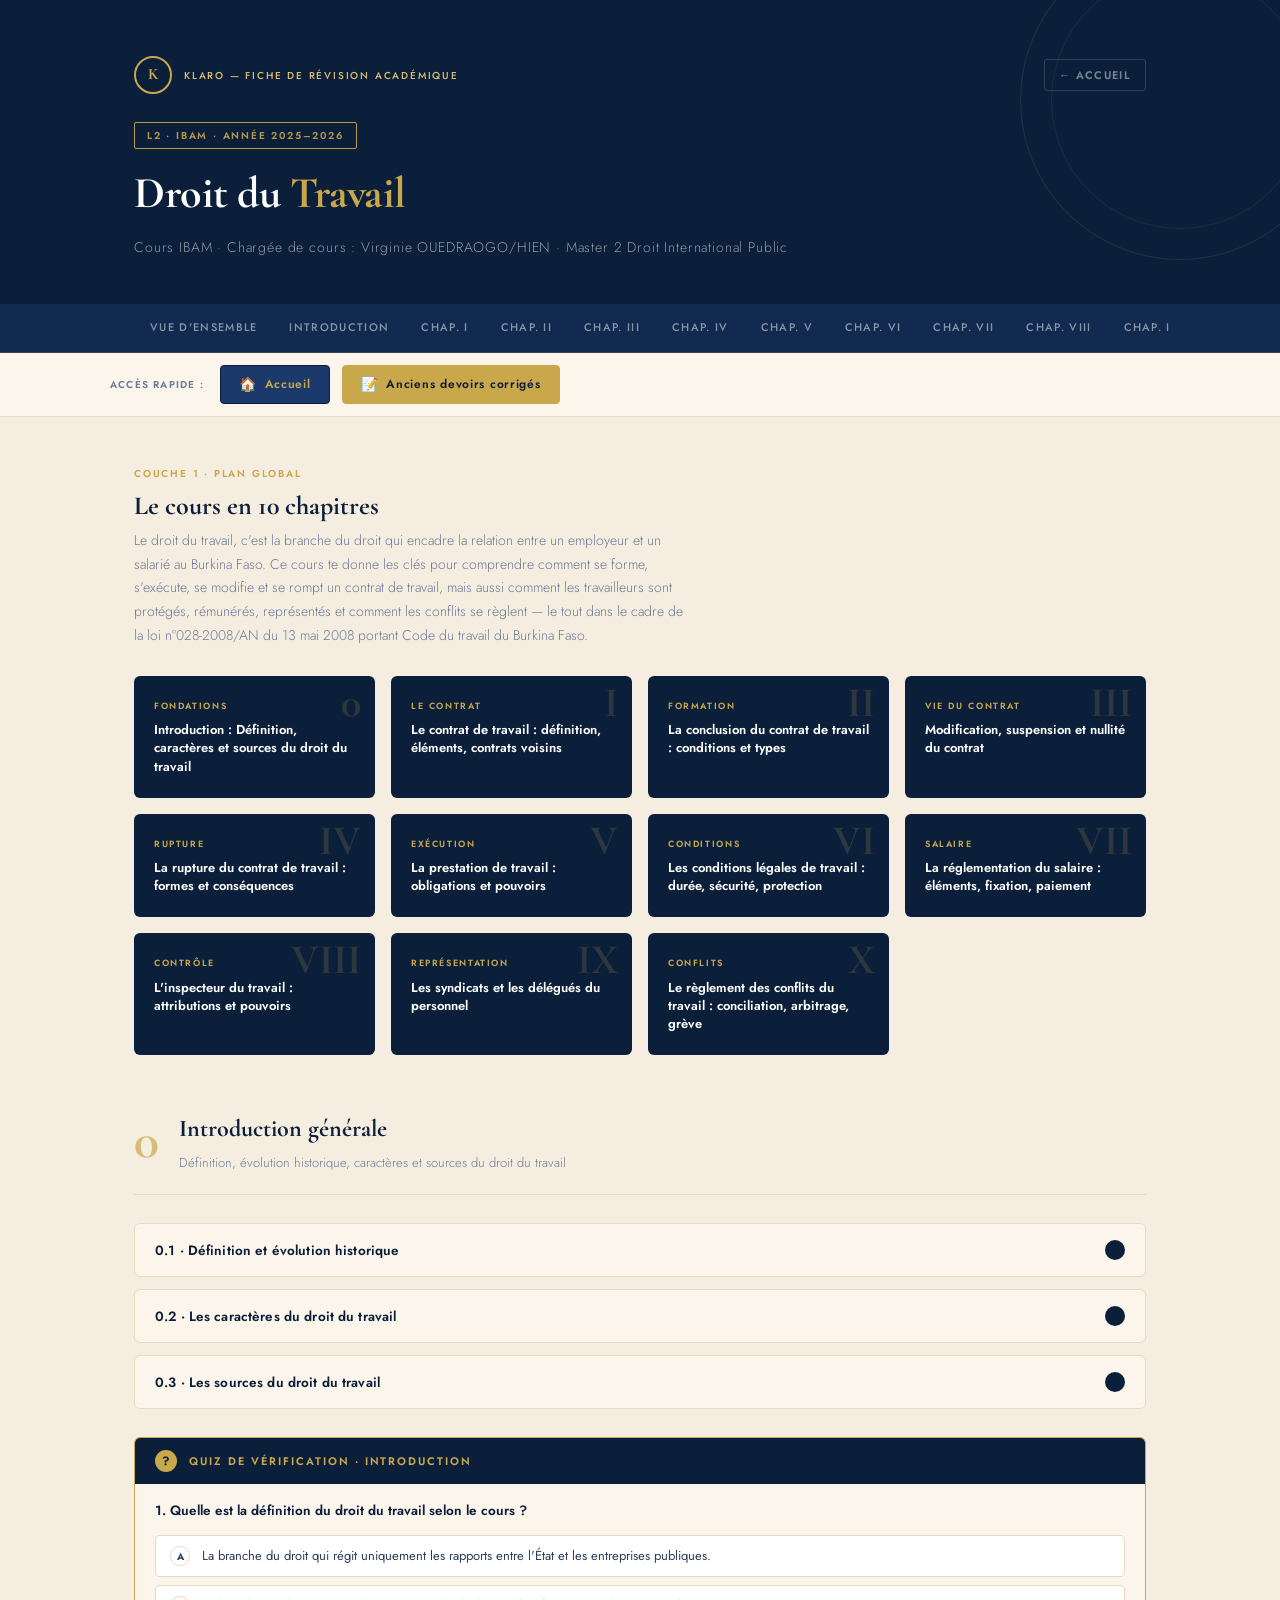
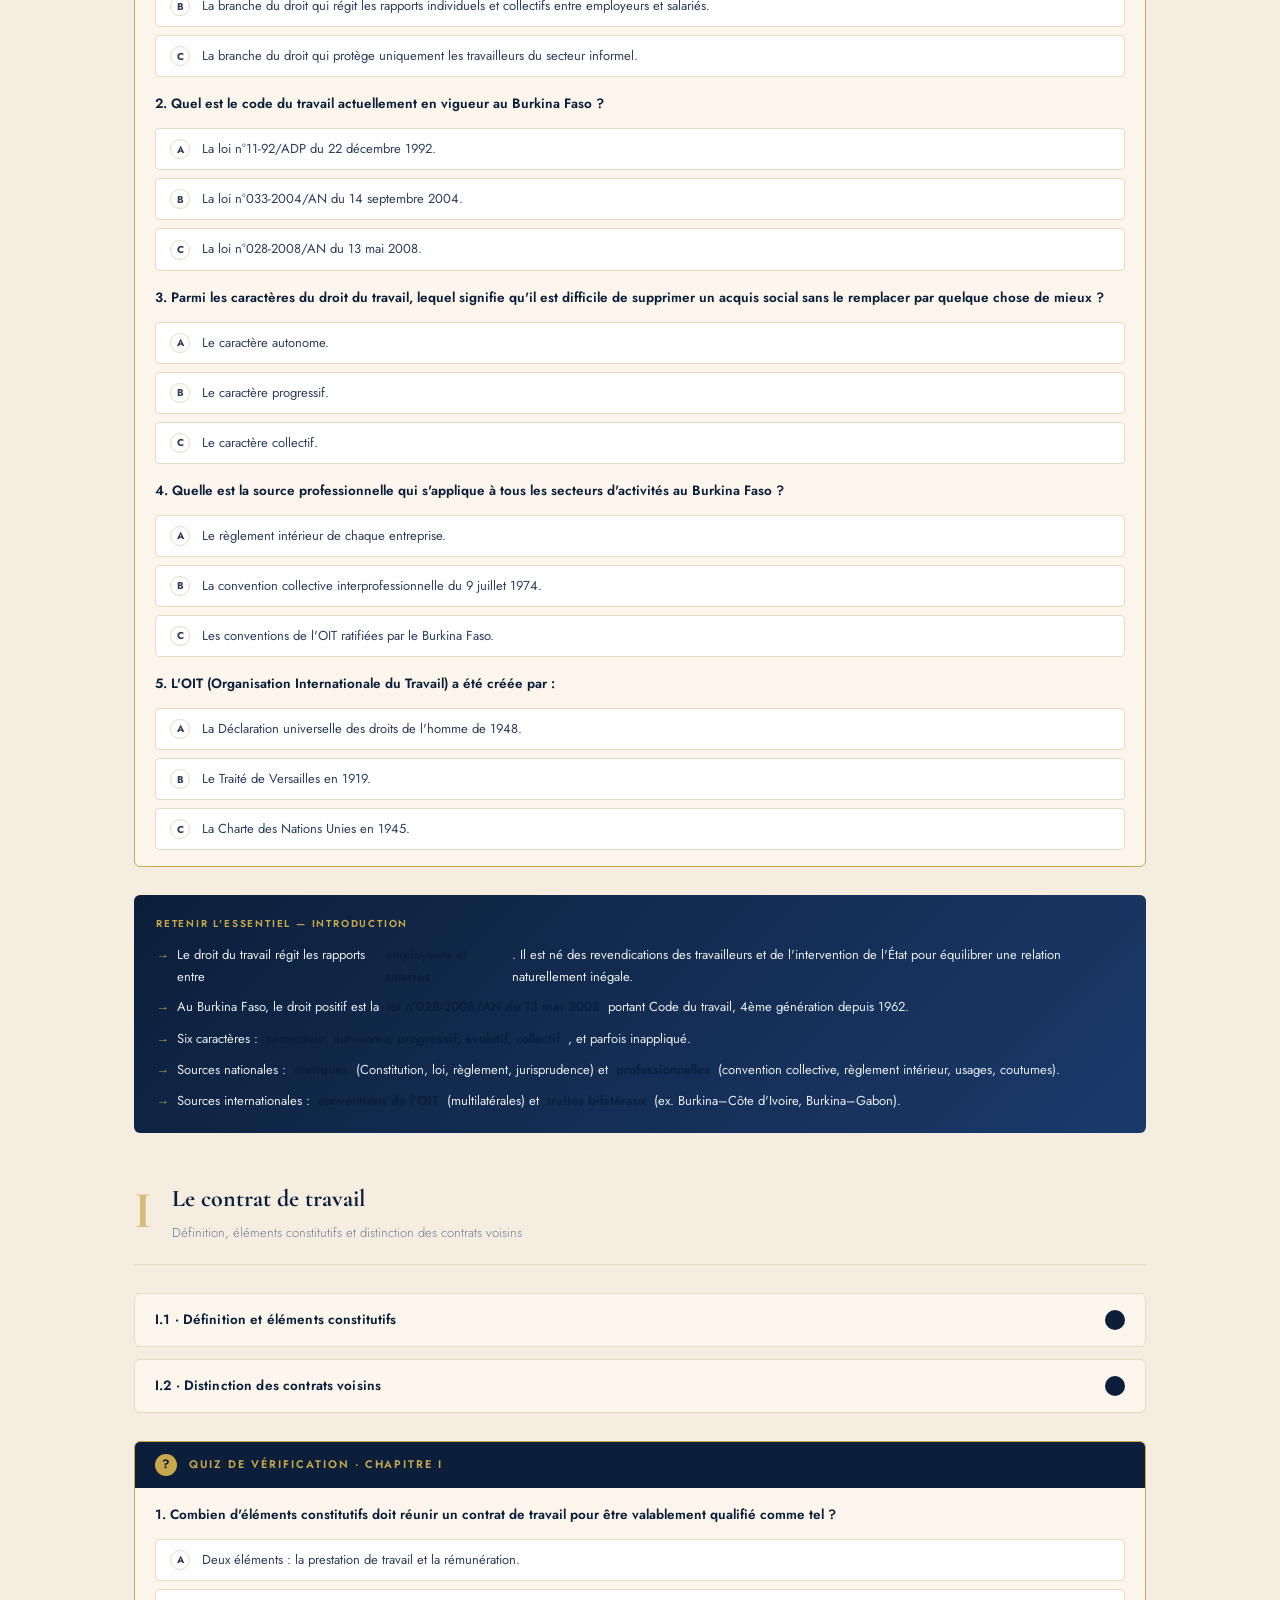
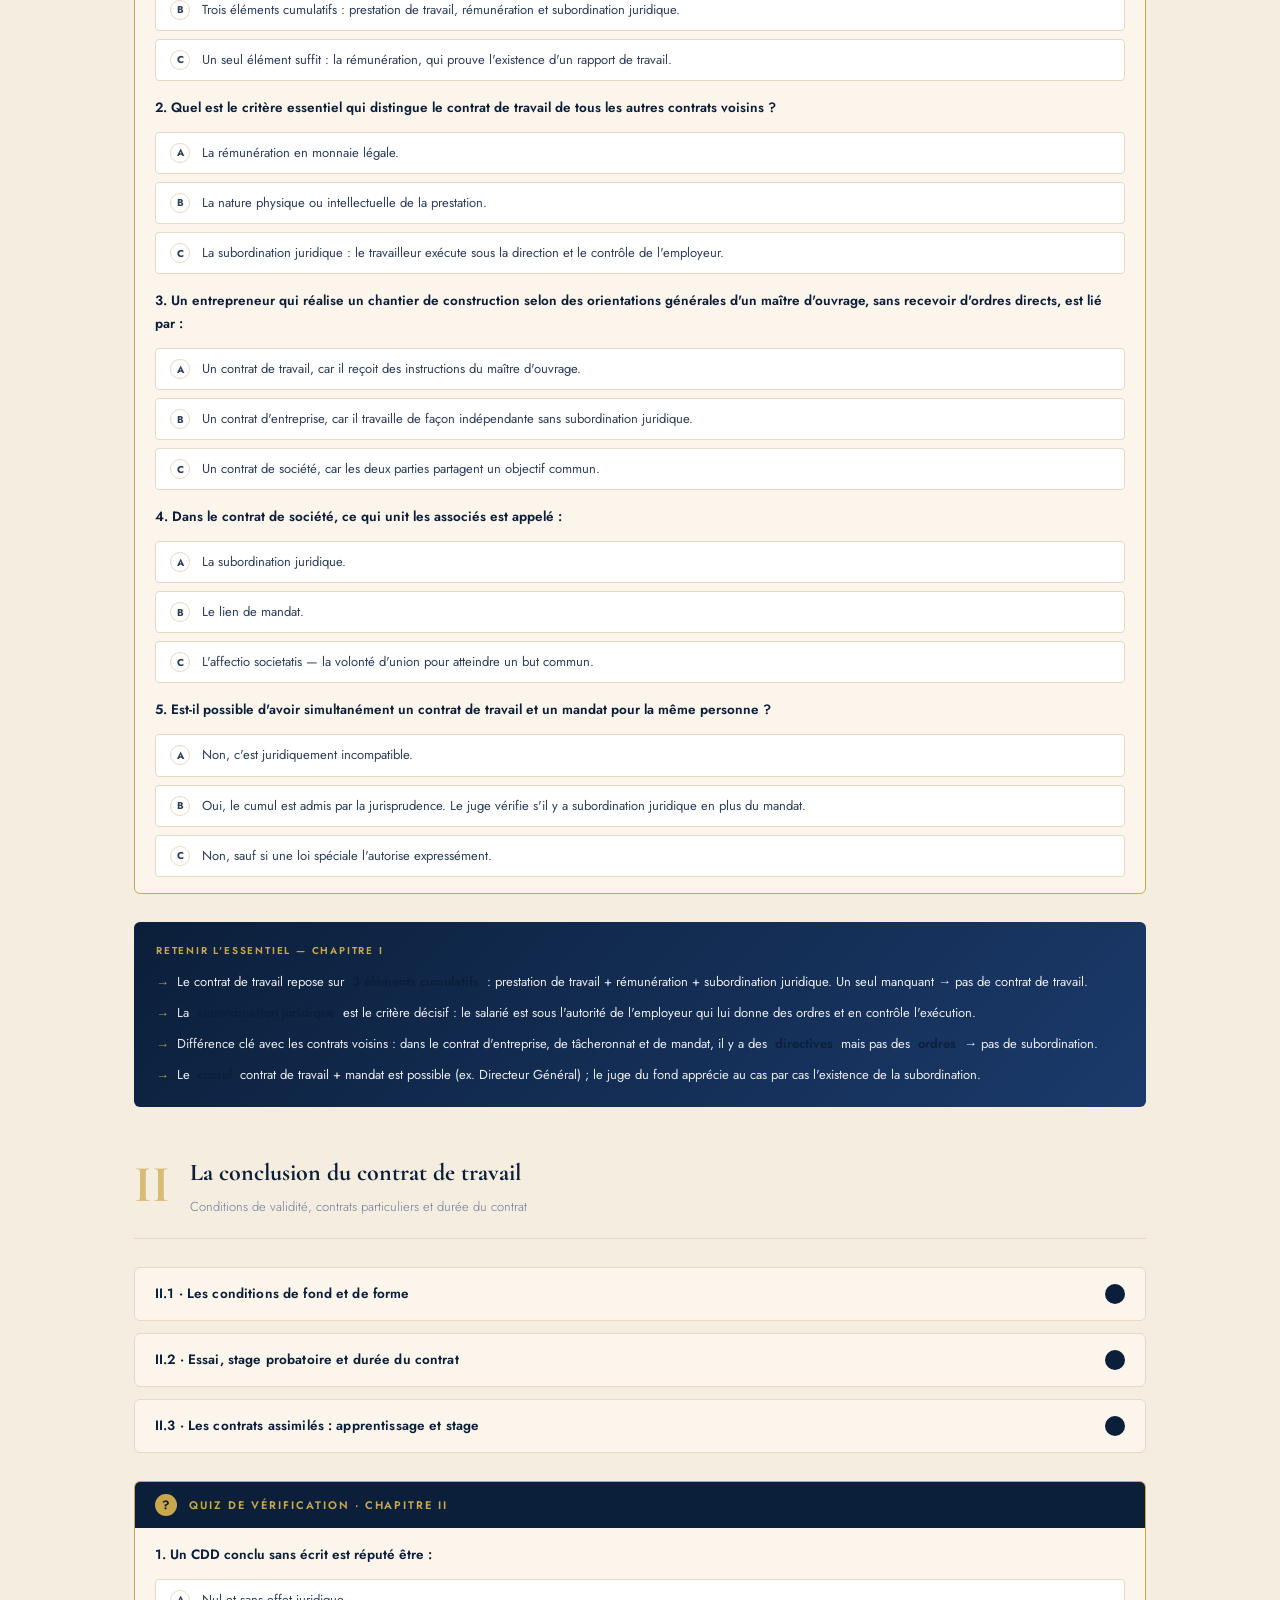
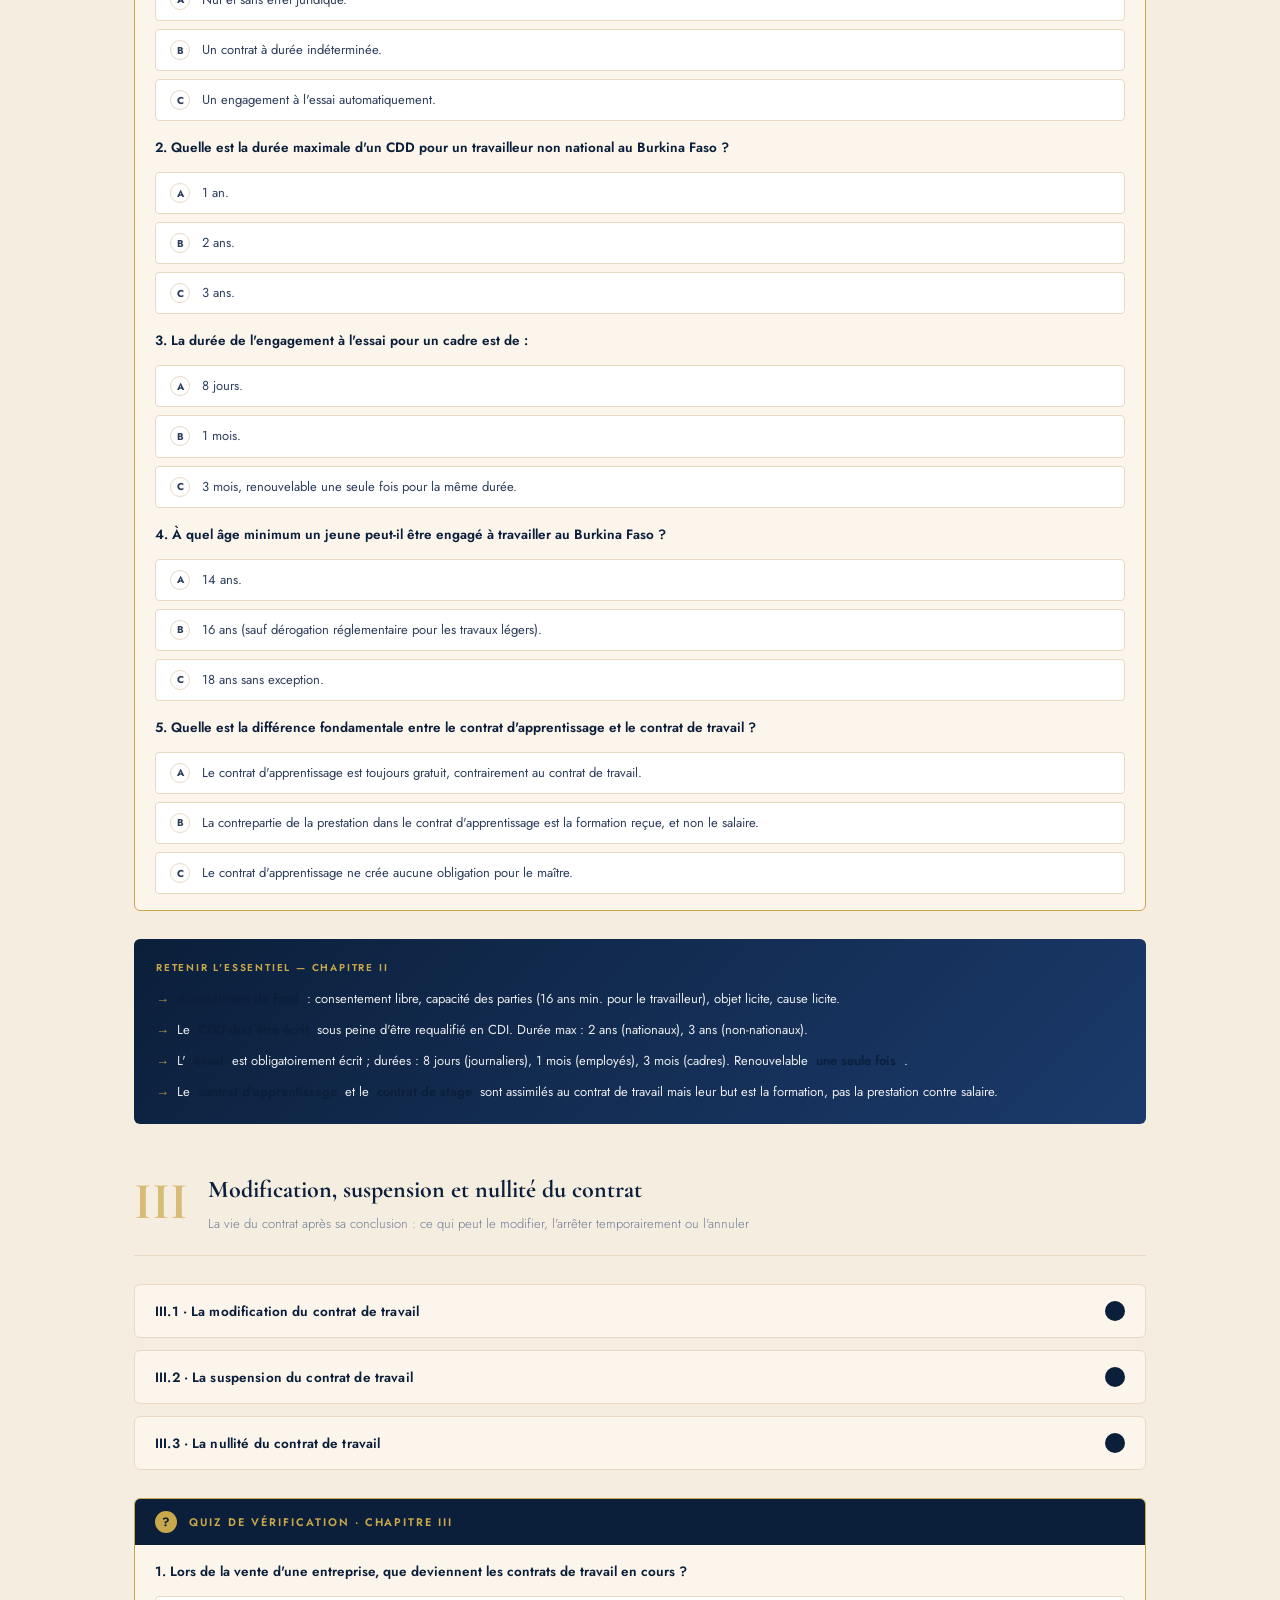
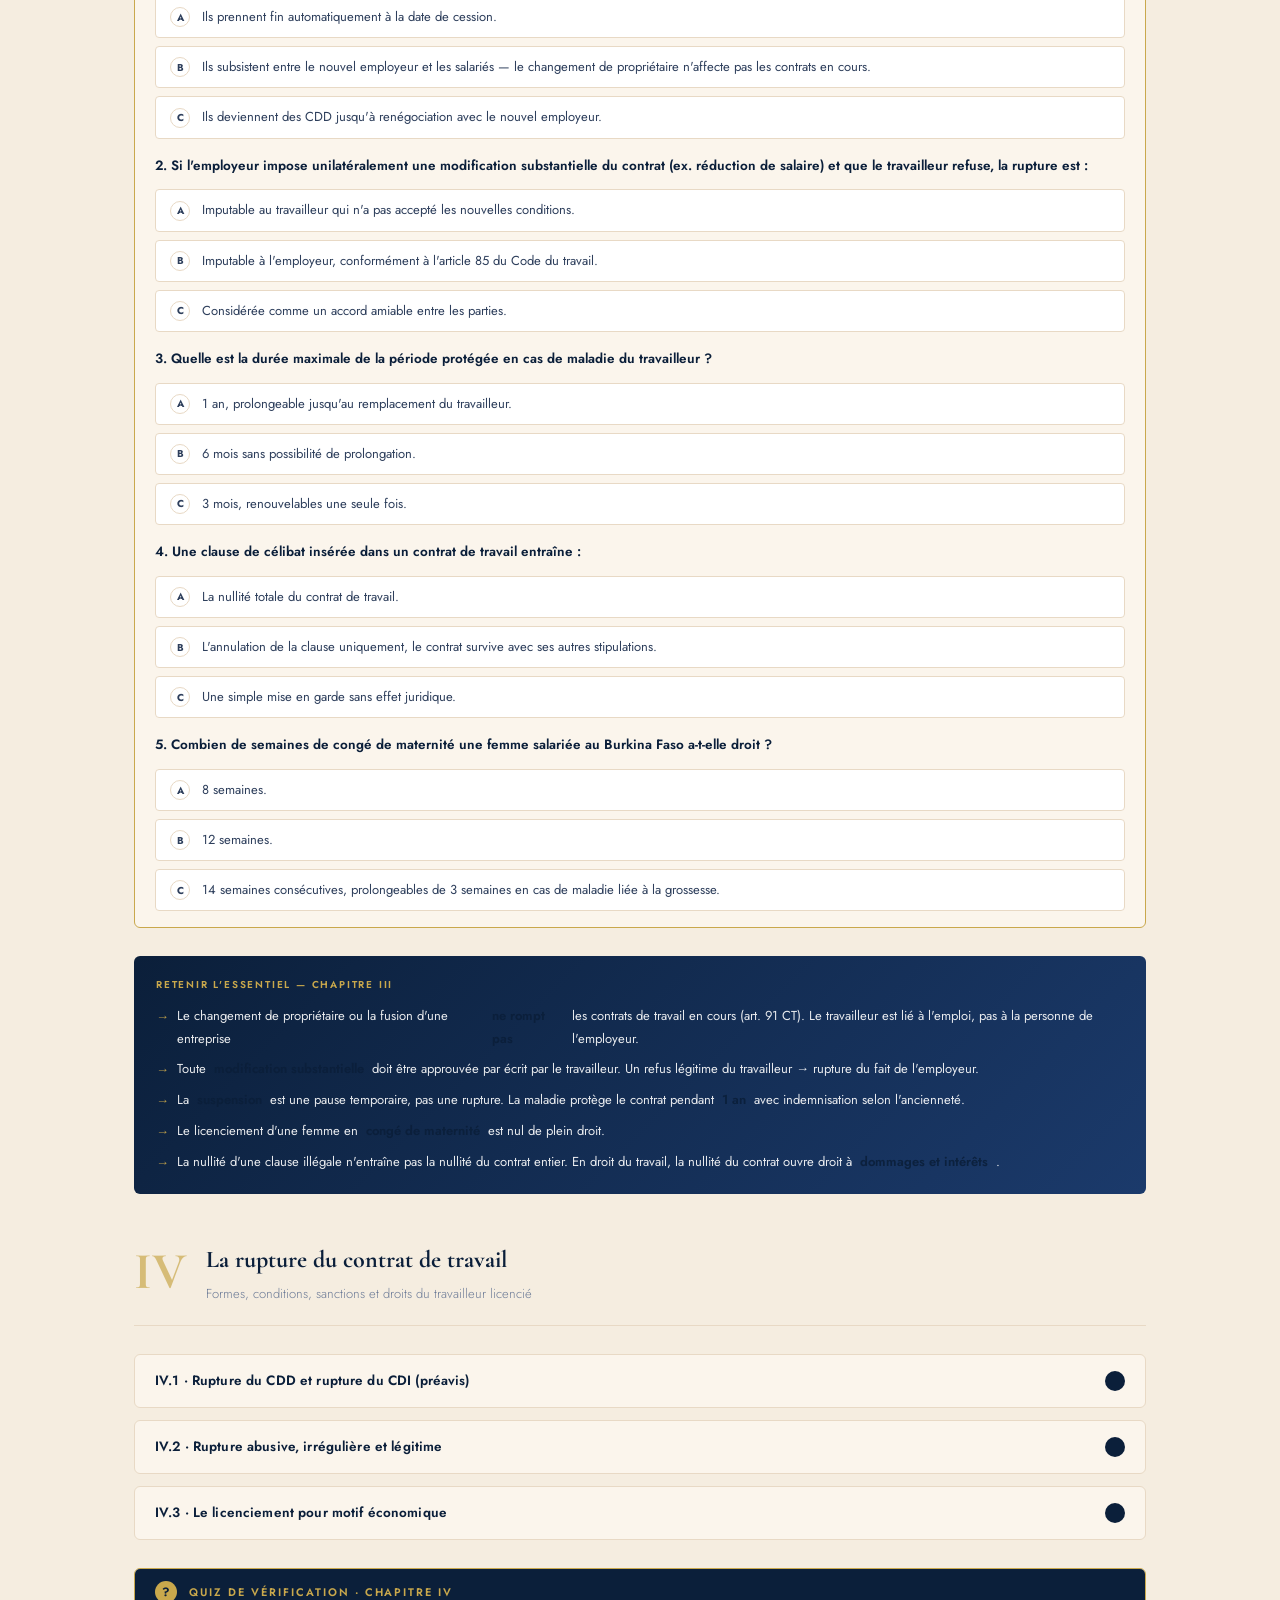
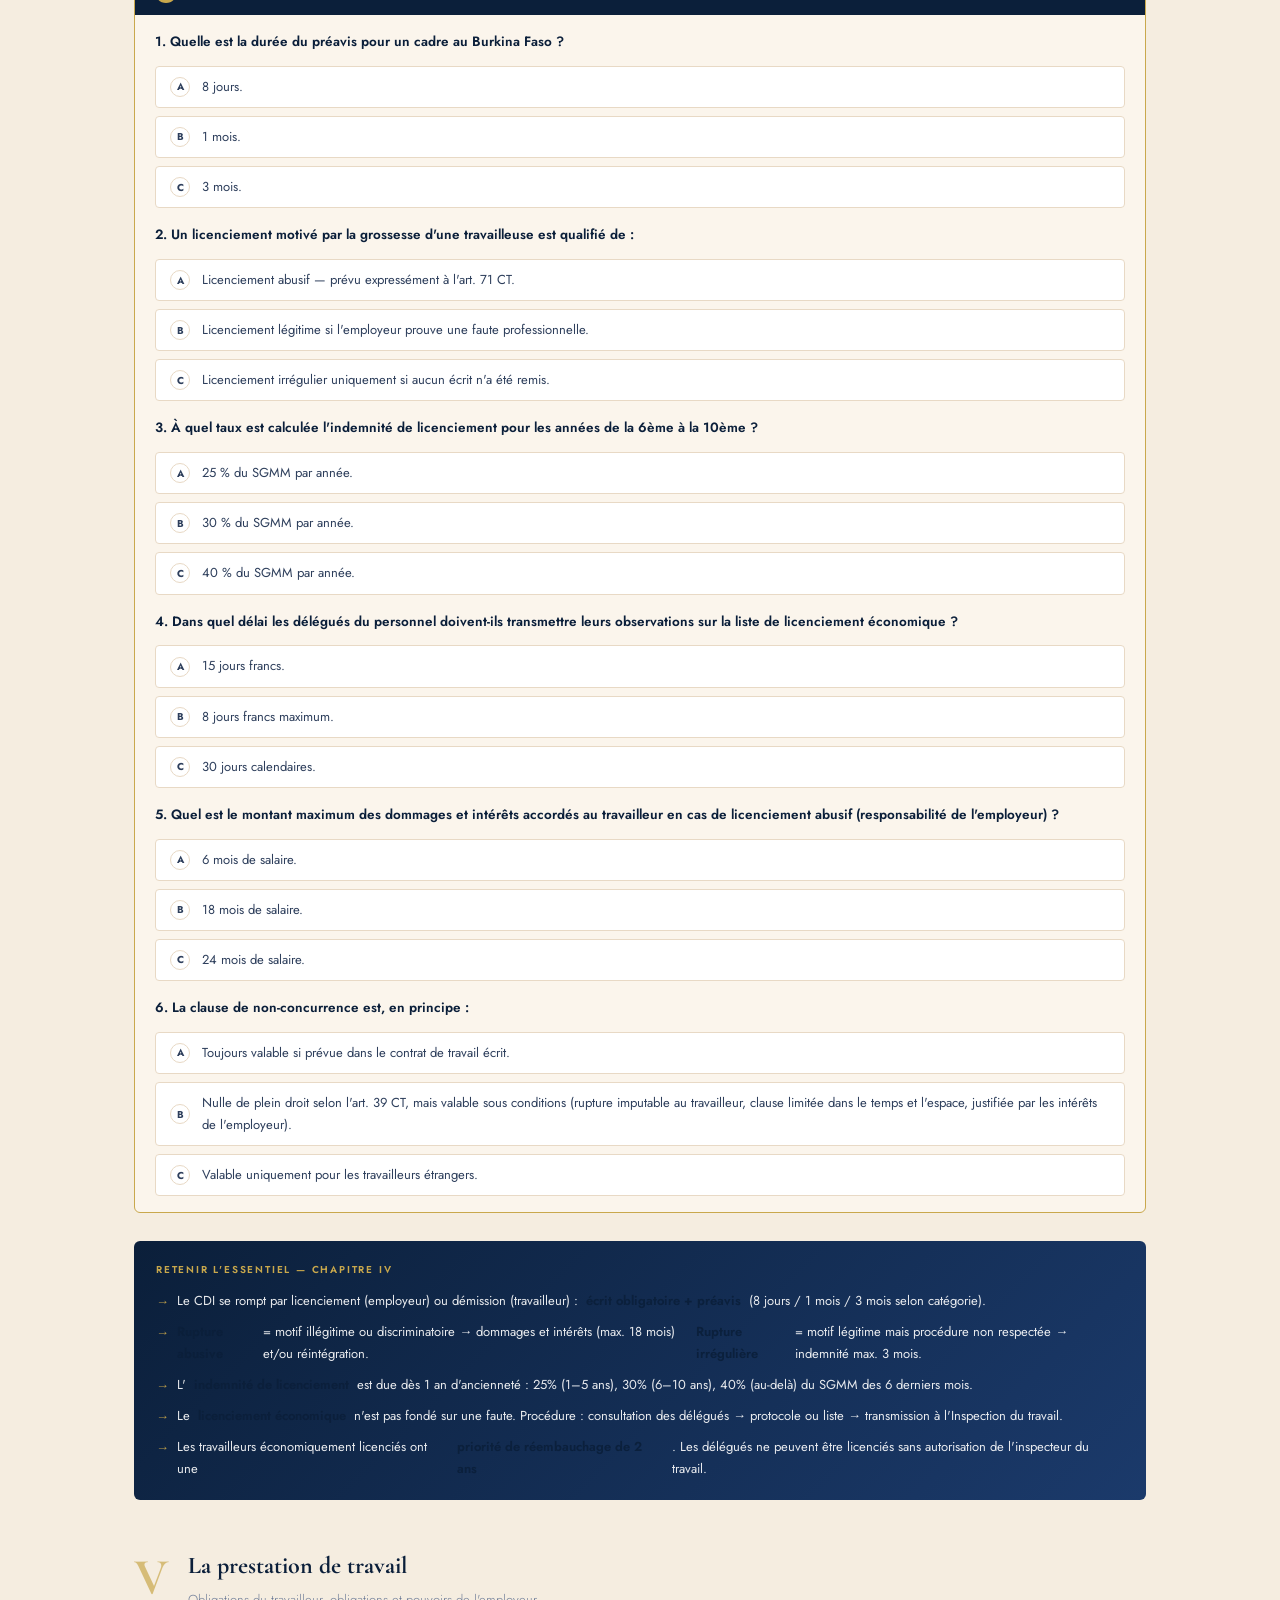
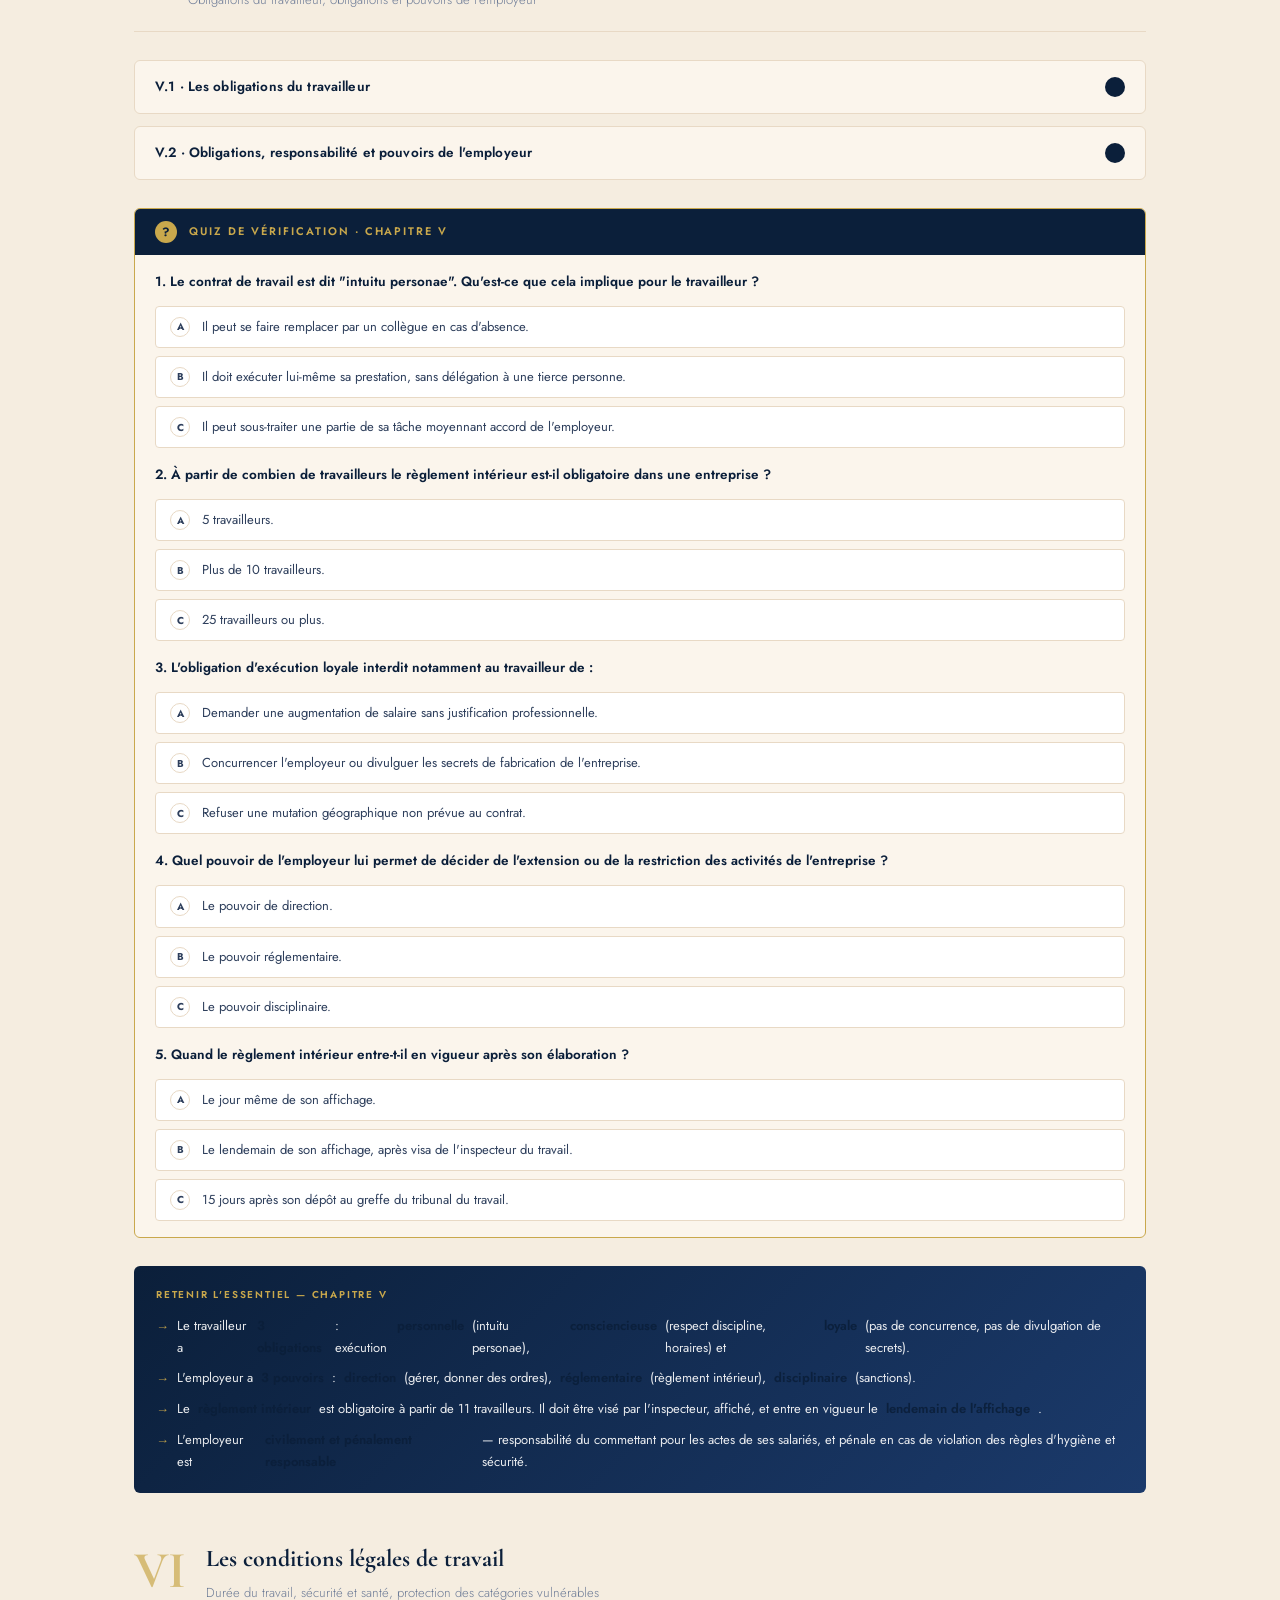
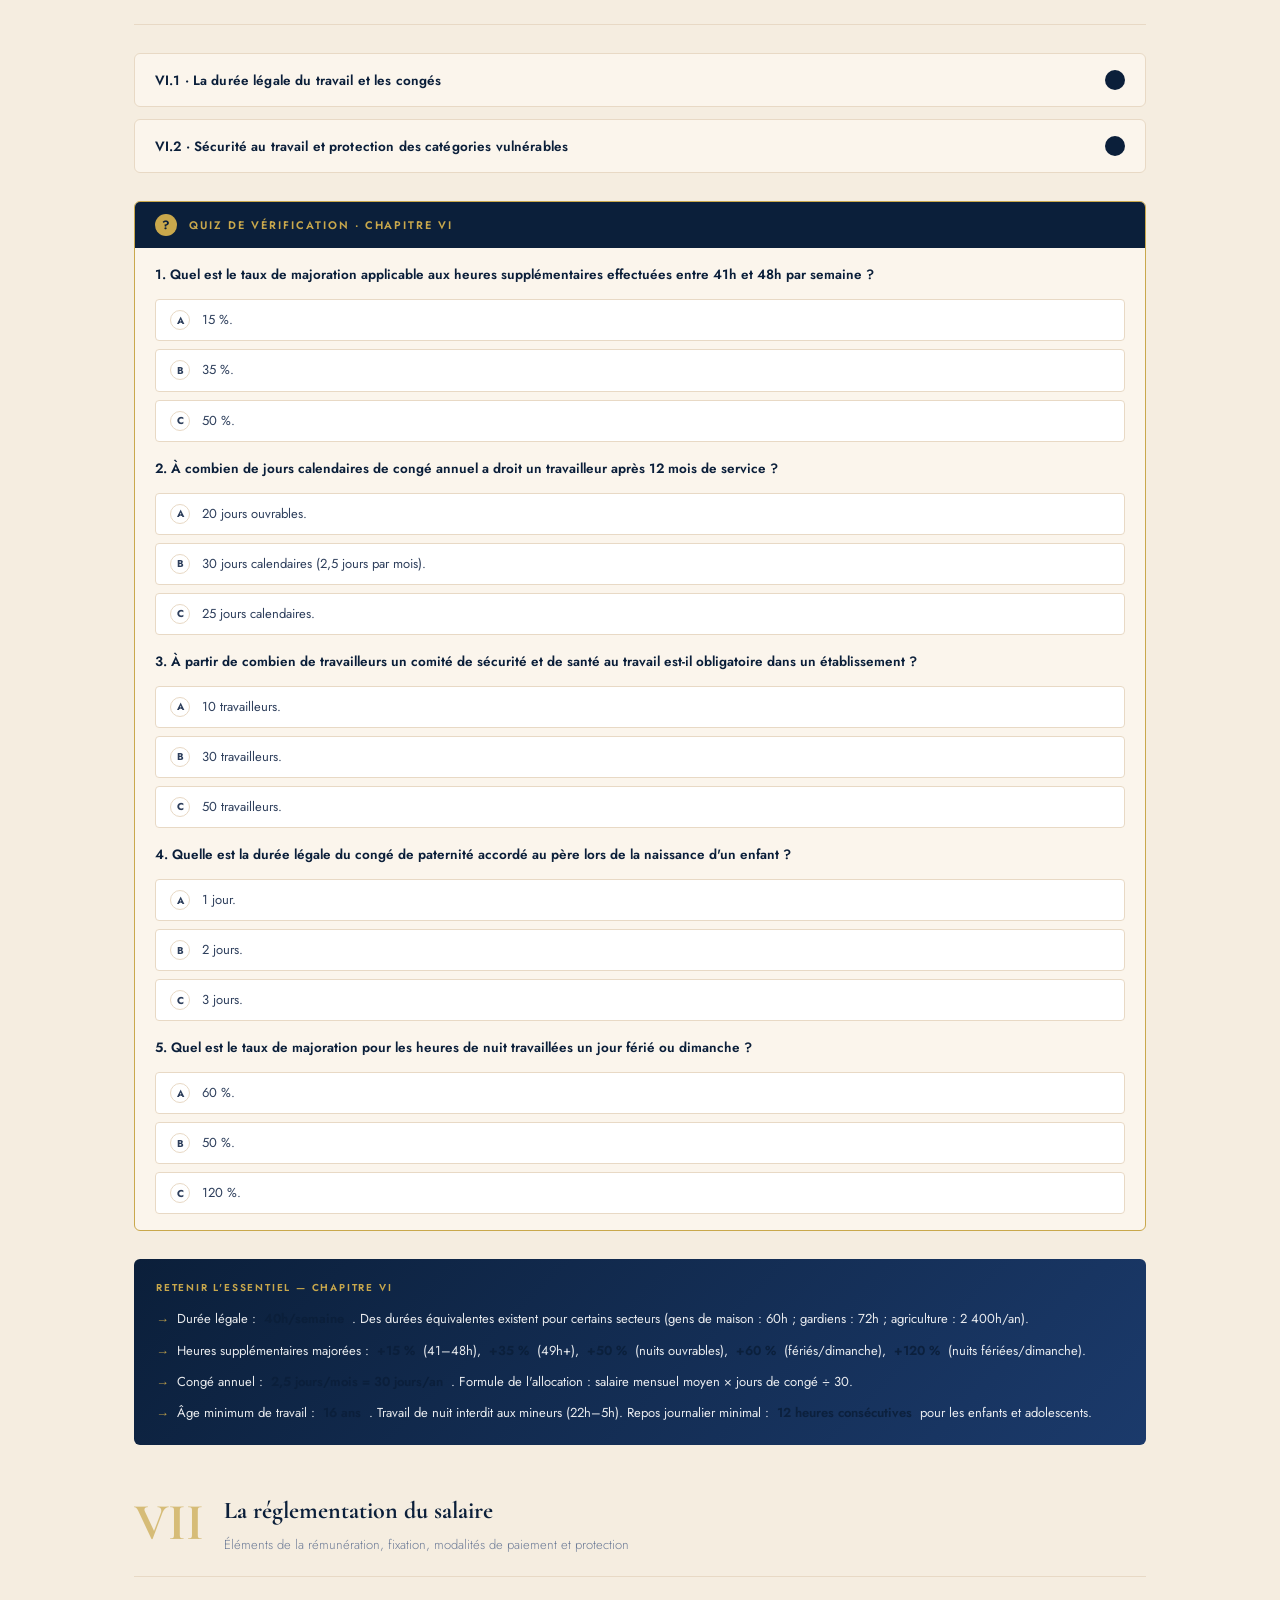
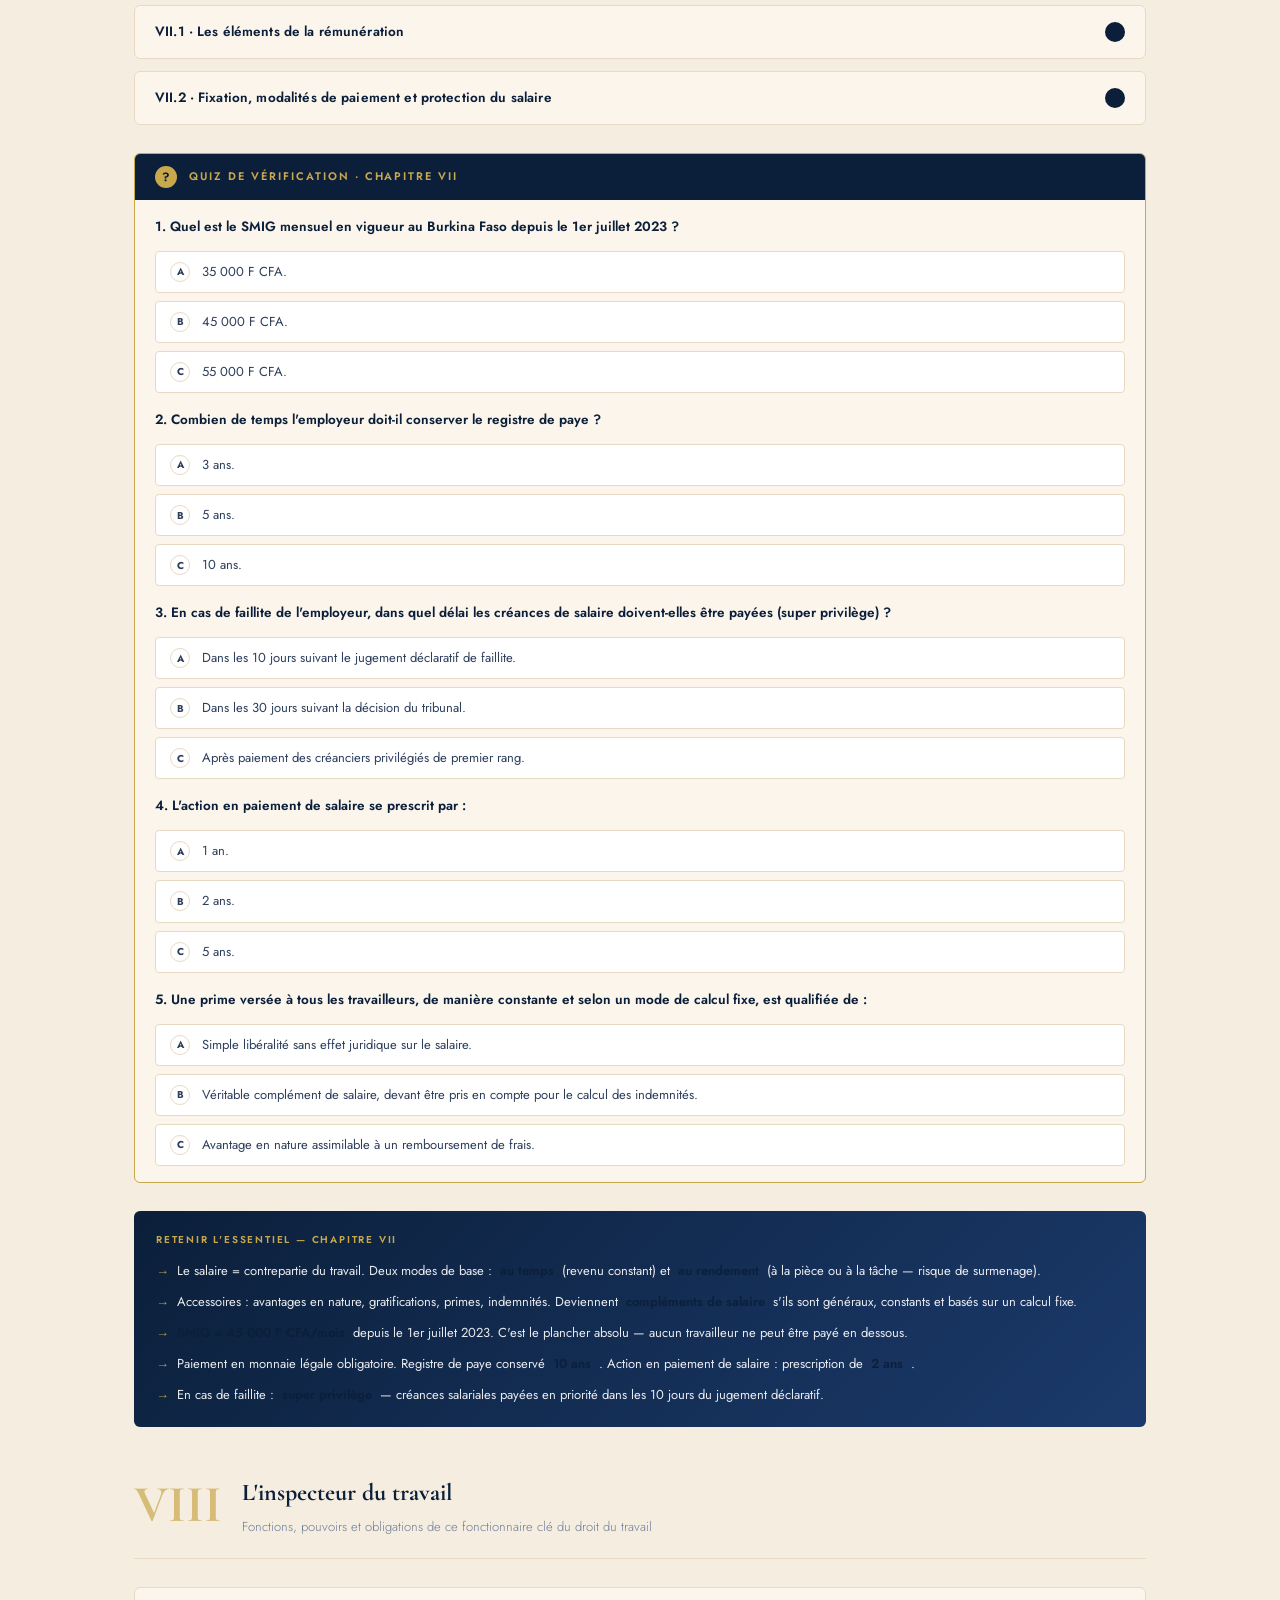
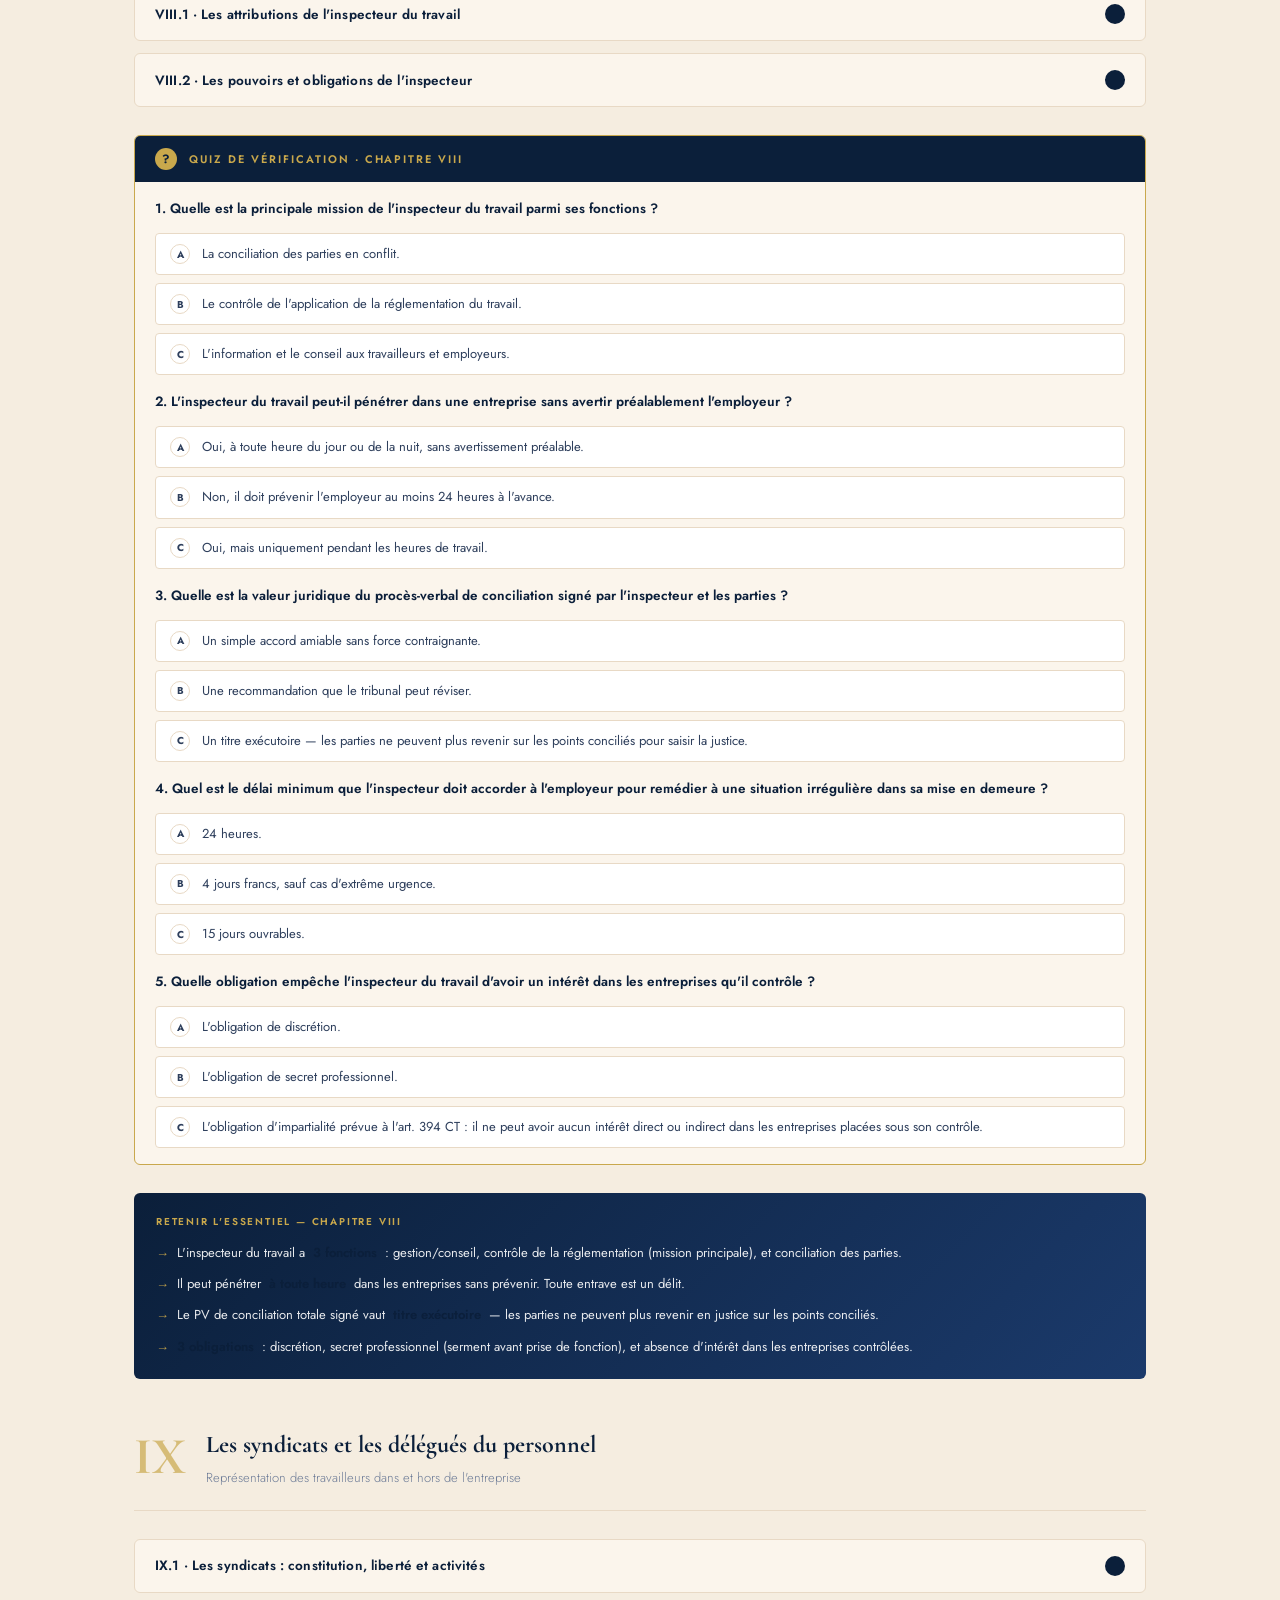
<file: fiche/Droit-du-Travail-2026.html>
<!DOCTYPE html>
<html lang="fr">
<head>
  <meta charset="UTF-8"/>
  <meta name="viewport" content="width=device-width, initial-scale=1.0"/>
  <title>Fiche Droit du Travail · Klaro — IBAM L2 2025–2026</title>
  <meta name="description" content="Fiche de révision complète sur le Droit du Travail burkinabè : contrat de travail, rupture, salaire, inspection, syndicats, conflits. IBAM L2 2025–2026."/>

  <!-- ── Polices Google Fonts ── -->
  <link rel="preconnect" href="https://fonts.googleapis.com"/>
  <link rel="preconnect" href="https://fonts.gstatic.com" crossorigin/>
  <link href="https://fonts.googleapis.com/css2?family=Cormorant+Garamond:ital,wght@0,400;0,600;0,700;1,400&family=Jost:wght@300;400;500;600&display=swap" rel="stylesheet"/>

  <!-- ── Feuilles de style (ordre obligatoire) ── -->
  <link rel="stylesheet" href="../assets/css/variables.css"/>
  <link rel="stylesheet" href="../assets/css/base.css"/>
  <link rel="stylesheet" href="../assets/css/components.css"/>
  <link rel="stylesheet" href="../assets/css/fiche.css"/>
</head>
<body class="fiche-page">


  <!-- ═══════════════════════════════════════════
       EN-TÊTE DE LA FICHE
  ════════════════════════════════════════════ -->
  <header class="fiche-header">

    <div class="fiche-header__deco" aria-hidden="true"></div>

    <div class="fiche-header__inner">

      <div class="fiche-header__brand">
        <a
          href="../index.html"
          style="display:flex; align-items:center; gap:12px; text-decoration:none;"
          title="Retour à l'accueil Klaro"
        >
          <div class="fiche-header__brand-logo" aria-hidden="true">K</div>
          <span class="fiche-header__brand-text">Klaro — Fiche de révision académique</span>
        </a>

        <a
          href="../index.html"
          style="margin-left:auto; font-size:11px; font-weight:600;
                 letter-spacing:0.12em; text-transform:uppercase;
                 color:rgba(255,255,255,0.45); text-decoration:none;
                 border:1px solid rgba(255,255,255,0.15); border-radius:3px;
                 padding:6px 14px; transition:all 0.2s; white-space:nowrap;"
          onmouseover="this.style.color='var(--color-gold)'; this.style.borderColor='var(--color-gold)';"
          onmouseout="this.style.color='rgba(255,255,255,0.45)'; this.style.borderColor='rgba(255,255,255,0.15)';"
          title="Retour à l'accueil"
        >
          ← Accueil
        </a>
      </div>

      <div class="fiche-header__tag">L2 · IBAM · Année 2025–2026</div>

      <h1 class="fiche-header__title">
        Droit du <em>Travail</em>
      </h1>

      <p class="fiche-header__subtitle">
        Cours IBAM · Chargée de cours : Virginie OUEDRAOGO/HIEN · Master 2 Droit International Public
      </p>

    </div>
  </header>


  <!-- ═══════════════════════════════════════════
       NAVIGATION INTERNE
  ════════════════════════════════════════════ -->
  <nav class="fiche-nav" aria-label="Navigation dans la fiche">
    <div class="fiche-nav__inner">
      <a class="fiche-nav__link" href="#apercu">Vue d'ensemble</a>
      <a class="fiche-nav__link" href="#intro">Introduction</a>
      <a class="fiche-nav__link" href="#chap1">Chap. I</a>
      <a class="fiche-nav__link" href="#chap2">Chap. II</a>
      <a class="fiche-nav__link" href="#chap3">Chap. III</a>
      <a class="fiche-nav__link" href="#chap4">Chap. IV</a>
      <a class="fiche-nav__link" href="#chap5">Chap. V</a>
      <a class="fiche-nav__link" href="#chap6">Chap. VI</a>
      <a class="fiche-nav__link" href="#chap7">Chap. VII</a>
      <a class="fiche-nav__link" href="#chap8">Chap. VIII</a>
      <a class="fiche-nav__link" href="#chap9">Chap. IX</a>
      <a class="fiche-nav__link" href="#chap10">Chap. X</a>
    </div>
  </nav>


  <!-- ═══════════════════════════════════════════
       BARRE D'ACTIONS
  ════════════════════════════════════════════ -->
  <div class="fiche-actions">
    <div class="fiche-actions__inner">

      <span class="fiche-actions__label">Accès rapide :</span>

      <a
        class="fiche-action-btn fiche-action-btn--cours"
        href="../index.html"
        title="Retour à l'accueil Klaro"
        style="background:var(--color-navy-light);"
      >
        <span class="fiche-action-btn__icon">🏠</span>
        Accueil
      </a>

      <a
        class="fiche-action-btn fiche-action-btn--cours"
        href="#"
        id="btnCoursOriginal"
        target="_blank"
        rel="noopener noreferrer"
        title="Télécharger le cours original"
      >
        <span class="fiche-action-btn__icon">📄</span>
        Cours original
      </a>

      <a
        class="fiche-action-btn fiche-action-btn--devoirs"
        href="../devoirs/droit-travail-2026.html"
        title="Voir les anciens devoirs corrigés"
      >
        <span class="fiche-action-btn__icon">📝</span>
        Anciens devoirs corrigés
      </a>

    </div>
  </div>


  <!-- ═══════════════════════════════════════════
       CONTENU PRINCIPAL
  ════════════════════════════════════════════ -->
  <main class="fiche-main">


    <!-- ════════════════════════════════════════
         VUE D'ENSEMBLE
    ════════════════════════════════════════ -->
    <section class="overview fade-up" id="apercu">

      <span class="section-label">Couche 1 · Plan Global</span>
      <h2 class="overview__title">Le cours en 10 chapitres</h2>
      <p class="overview__intro">
        Le droit du travail, c'est la branche du droit qui encadre la relation entre un employeur et un salarié au Burkina Faso. Ce cours te donne les clés pour comprendre comment se forme, s'exécute, se modifie et se rompt un contrat de travail, mais aussi comment les travailleurs sont protégés, rémunérés, représentés et comment les conflits se règlent — le tout dans le cadre de la loi n°028-2008/AN du 13 mai 2008 portant Code du travail du Burkina Faso.
      </p>

      <div class="overview__grid">

        <a class="chapter-card" href="#intro">
          <div class="chapter-card__num" aria-hidden="true">0</div>
          <div class="chapter-card__tag">Fondations</div>
          <div class="chapter-card__title">Introduction : Définition, caractères et sources du droit du travail</div>
        </a>

        <a class="chapter-card" href="#chap1">
          <div class="chapter-card__num" aria-hidden="true">I</div>
          <div class="chapter-card__tag">Le contrat</div>
          <div class="chapter-card__title">Le contrat de travail : définition, éléments, contrats voisins</div>
        </a>

        <a class="chapter-card" href="#chap2">
          <div class="chapter-card__num" aria-hidden="true">II</div>
          <div class="chapter-card__tag">Formation</div>
          <div class="chapter-card__title">La conclusion du contrat de travail : conditions et types</div>
        </a>

        <a class="chapter-card" href="#chap3">
          <div class="chapter-card__num" aria-hidden="true">III</div>
          <div class="chapter-card__tag">Vie du contrat</div>
          <div class="chapter-card__title">Modification, suspension et nullité du contrat</div>
        </a>

        <a class="chapter-card" href="#chap4">
          <div class="chapter-card__num" aria-hidden="true">IV</div>
          <div class="chapter-card__tag">Rupture</div>
          <div class="chapter-card__title">La rupture du contrat de travail : formes et conséquences</div>
        </a>

        <a class="chapter-card" href="#chap5">
          <div class="chapter-card__num" aria-hidden="true">V</div>
          <div class="chapter-card__tag">Exécution</div>
          <div class="chapter-card__title">La prestation de travail : obligations et pouvoirs</div>
        </a>

        <a class="chapter-card" href="#chap6">
          <div class="chapter-card__num" aria-hidden="true">VI</div>
          <div class="chapter-card__tag">Conditions</div>
          <div class="chapter-card__title">Les conditions légales de travail : durée, sécurité, protection</div>
        </a>

        <a class="chapter-card" href="#chap7">
          <div class="chapter-card__num" aria-hidden="true">VII</div>
          <div class="chapter-card__tag">Salaire</div>
          <div class="chapter-card__title">La réglementation du salaire : éléments, fixation, paiement</div>
        </a>

        <a class="chapter-card" href="#chap8">
          <div class="chapter-card__num" aria-hidden="true">VIII</div>
          <div class="chapter-card__tag">Contrôle</div>
          <div class="chapter-card__title">L'inspecteur du travail : attributions et pouvoirs</div>
        </a>

        <a class="chapter-card" href="#chap9">
          <div class="chapter-card__num" aria-hidden="true">IX</div>
          <div class="chapter-card__tag">Représentation</div>
          <div class="chapter-card__title">Les syndicats et les délégués du personnel</div>
        </a>

        <a class="chapter-card" href="#chap10">
          <div class="chapter-card__num" aria-hidden="true">X</div>
          <div class="chapter-card__tag">Conflits</div>
          <div class="chapter-card__title">Le règlement des conflits du travail : conciliation, arbitrage, grève</div>
        </a>

      </div>
    </section>


    <!-- ════════════════════════════════════════
         INTRODUCTION GÉNÉRALE
    ════════════════════════════════════════ -->
    <section class="chapter-section fade-up" id="intro">

      <div class="chapter-header">
        <div class="chapter-header__num" aria-hidden="true">0</div>
        <div class="chapter-header__text">
          <h2 class="chapter-header__title">Introduction générale</h2>
          <p class="chapter-header__desc">
            Définition, évolution historique, caractères et sources du droit du travail
          </p>
        </div>
      </div>

      <!-- 0.1 Définition et évolution historique -->
      <div class="accordion">
        <button class="accordion__trigger" aria-expanded="false" onclick="toggleAccordion(this)">
          <span class="accordion__title">0.1 · Définition et évolution historique</span>
          <span class="accordion__icon" aria-hidden="true"><svg viewBox="0 0 10 10"><path d="M5 1v8M1 5h8"/></svg></span>
        </button>
        <div class="accordion__body">
          <div class="content-block">

            <div class="def-box">
              Le droit du travail est la branche du droit qui régit les rapports individuels et collectifs qui existent entre employeurs et salariés. Selon l'article 2 du Code du travail de 2008, est considéré comme <strong>travailleur</strong> toute personne qui s'est engagée à mettre son activité professionnelle moyennant rémunération, sous la direction et l'autorité d'une autre personne (l'employeur).
            </div>

            <p><strong>Pourquoi le droit du travail existe ?</strong> Il reflète à la fois les revendications des travailleurs salariés et les exigences de l'économie. Il trouve son origine dans des conditions de vie et de travail très difficiles qui ont poussé les travailleurs à s'organiser pour réclamer des droits.</p>

            <p><strong>Les grandes dates à retenir :</strong></p>
            <div class="key-points">
              <div class="key-point"><div class="key-point__dot"></div><span><strong>1789 :</strong> la Révolution française supprime les corporations de métiers et pose le principe de « la liberté du travail ».</span></div>
              <div class="key-point"><div class="key-point__dot"></div><span><strong>1864 :</strong> reconnaissance du droit de grève en France.</span></div>
              <div class="key-point"><div class="key-point__dot"></div><span><strong>21 mars 1884 :</strong> autorisation de créer des syndicats professionnels. C'est à partir de là que les lois sociales commencent à se multiplier.</span></div>
              <div class="key-point"><div class="key-point__dot"></div><span><strong>1952 :</strong> adoption d'un Code du travail des territoires d'Outre-Mer, applicable dans les colonies africaines.</span></div>
              <div class="key-point"><div class="key-point__dot"></div><span><strong>Au Burkina Faso :</strong> premier code du travail en 1962 (loi n°26-62/AN), remplacé successivement en 1992, 2004, puis par le code actuel : la loi n°028-2008/AN du 13 mai 2008.</span></div>
            </div>

          </div>
        </div>
      </div>

      <!-- 0.2 Les caractères -->
      <div class="accordion">
        <button class="accordion__trigger" aria-expanded="false" onclick="toggleAccordion(this)">
          <span class="accordion__title">0.2 · Les caractères du droit du travail</span>
          <span class="accordion__icon" aria-hidden="true"><svg viewBox="0 0 10 10"><path d="M5 1v8M1 5h8"/></svg></span>
        </button>
        <div class="accordion__body">
          <div class="content-block">

            <p>Le droit du travail a des traits qui le rendent unique parmi les branches du droit :</p>

            <table class="data-table">
              <thead>
                <tr><th>Caractère</th><th>Ce que ça veut dire concrètement</th></tr>
              </thead>
              <tbody>
                <tr><td><strong>Protecteur</strong></td><td>Il est avant tout pensé pour protéger le travailleur, qui est la partie la plus vulnérable dans la relation de travail.</td></tr>
                <tr><td><strong>Autonome</strong></td><td>Il a ses propres concepts et techniques juridiques, distincts du droit civil ou commercial.</td></tr>
                <tr><td><strong>Progressif</strong></td><td>Il évolue vers plus de droits pour les travailleurs. Il est difficile de retirer des acquis sociaux : toute réforme dans un secteur est vite réclamée dans les autres.</td></tr>
                <tr><td><strong>Évolutif et expansif</strong></td><td>Son contenu change avec le temps et il s'étend à de nouvelles professions et catégories de personnes.</td></tr>
                <tr><td><strong>Collectif</strong></td><td>Les travailleurs agissent ensemble (syndicats, négociations collectives) pour faire aboutir leurs revendications.</td></tr>
                <tr><td><strong>Parfois inappliqué</strong></td><td>Les contraintes économiques poussent certaines entreprises à contourner les règles qu'elles jugent défavorables.</td></tr>
              </tbody>
            </table>

          </div>
        </div>
      </div>

      <!-- 0.3 Les sources -->
      <div class="accordion">
        <button class="accordion__trigger" aria-expanded="false" onclick="toggleAccordion(this)">
          <span class="accordion__title">0.3 · Les sources du droit du travail</span>
          <span class="accordion__icon" aria-hidden="true"><svg viewBox="0 0 10 10"><path d="M5 1v8M1 5h8"/></svg></span>
        </button>
        <div class="accordion__body">
          <div class="content-block">

            <p>Les <strong>sources du droit</strong> sont l'ensemble des points d'où émanent les règles juridiques. En droit du travail, elles se divisent en sources nationales et internationales.</p>

            <p><strong>A) Sources nationales — étatiques :</strong></p>
            <div class="key-points">
              <div class="key-point"><div class="key-point__dot"></div><span><strong>La Constitution du 11 juin 1991 :</strong> proclame les principes fondamentaux — droit au travail (art. 19), liberté syndicale (art. 21), droit de grève (art. 22). Elle interdit toute discrimination en matière d'emploi et de rémunération.</span></div>
              <div class="key-point"><div class="key-point__dot"></div><span><strong>La loi :</strong> le Parlement fixe les principes fondamentaux du droit du travail (art. 101 de la Constitution). Résultat : les différents Codes du travail.</span></div>
              <div class="key-point"><div class="key-point__dot"></div><span><strong>Le règlement :</strong> décrets et arrêtés du ministre chargé du travail qui précisent les règles. Exemple : l'article 149 al. 2 renvoie à un décret pour définir les travaux interdits aux enfants.</span></div>
              <div class="key-point"><div class="key-point__dot"></div><span><strong>La jurisprudence :</strong> les décisions des tribunaux qui interprètent la loi et peuvent renforcer ou assouplir la protection des travailleurs.</span></div>
            </div>

            <p><strong>B) Sources nationales — professionnelles :</strong></p>
            <div class="key-points">
              <div class="key-point"><div class="key-point__dot"></div><span><strong>La convention collective :</strong> accord négocié entre employeurs et employés d'une même activité. La convention collective interprofessionnelle du 9 juillet 1974 s'applique à tous les secteurs. C'est un véritable « traité » entre partenaires sociaux.</span></div>
              <div class="key-point"><div class="key-point__dot"></div><span><strong>Le règlement intérieur :</strong> fixé par l'employeur dans l'entreprise — discipline, organisation technique, hygiène et sécurité.</span></div>
              <div class="key-point"><div class="key-point__dot"></div><span><strong>Les usages et coutumes :</strong> habitudes suivies depuis longtemps et acceptées comme règles de droit. La coutume supplée la loi quand celle-ci est silencieuse.</span></div>
            </div>

            <p><strong>C) Sources internationales :</strong></p>
            <div class="key-points">
              <div class="key-point"><div class="key-point__dot"></div><span><strong>Conventions de l'OIT :</strong> l'Organisation Internationale du Travail, créée en 1919 par le Traité de Versailles, élabore des conventions pour harmoniser les législations nationales. Elle est devenue une institution spécialisée de l'ONU en 1946.</span></div>
              <div class="key-point"><div class="key-point__dot"></div><span><strong>Traités bilatéraux :</strong> accords entre deux États pour protéger les travailleurs migrants. Le Burkina Faso a signé notamment avec le Gabon (1973) et la Côte d'Ivoire (1960).</span></div>
            </div>

          </div>
        </div>
      </div>

      <!-- Quiz Introduction -->
      <div class="quiz">
        <div class="quiz__header">
          <div class="quiz__header-icon" aria-hidden="true">?</div>
          <span class="quiz__header-label">Quiz de vérification · Introduction</span>
        </div>
        <div class="quiz__questions">

          <div class="quiz__question">
            <div class="quiz__question-text">1. Quelle est la définition du droit du travail selon le cours ?</div>
            <div class="quiz__options">
              <div class="quiz__option" onclick="repondre(this, false)"><span class="quiz__option-circle">A</span> La branche du droit qui régit uniquement les rapports entre l'État et les entreprises publiques.</div>
              <div class="quiz__option" onclick="repondre(this, true)"><span class="quiz__option-circle">B</span> La branche du droit qui régit les rapports individuels et collectifs entre employeurs et salariés.</div>
              <div class="quiz__option" onclick="repondre(this, false)"><span class="quiz__option-circle">C</span> La branche du droit qui protège uniquement les travailleurs du secteur informel.</div>
            </div>
            <div class="quiz__feedback"></div>
          </div>

          <div class="quiz__question">
            <div class="quiz__question-text">2. Quel est le code du travail actuellement en vigueur au Burkina Faso ?</div>
            <div class="quiz__options">
              <div class="quiz__option" onclick="repondre(this, false)"><span class="quiz__option-circle">A</span> La loi n°11-92/ADP du 22 décembre 1992.</div>
              <div class="quiz__option" onclick="repondre(this, false)"><span class="quiz__option-circle">B</span> La loi n°033-2004/AN du 14 septembre 2004.</div>
              <div class="quiz__option" onclick="repondre(this, true)"><span class="quiz__option-circle">C</span> La loi n°028-2008/AN du 13 mai 2008.</div>
            </div>
            <div class="quiz__feedback"></div>
          </div>

          <div class="quiz__question">
            <div class="quiz__question-text">3. Parmi les caractères du droit du travail, lequel signifie qu'il est difficile de supprimer un acquis social sans le remplacer par quelque chose de mieux ?</div>
            <div class="quiz__options">
              <div class="quiz__option" onclick="repondre(this, false)"><span class="quiz__option-circle">A</span> Le caractère autonome.</div>
              <div class="quiz__option" onclick="repondre(this, true)"><span class="quiz__option-circle">B</span> Le caractère progressif.</div>
              <div class="quiz__option" onclick="repondre(this, false)"><span class="quiz__option-circle">C</span> Le caractère collectif.</div>
            </div>
            <div class="quiz__feedback"></div>
          </div>

          <div class="quiz__question">
            <div class="quiz__question-text">4. Quelle est la source professionnelle qui s'applique à tous les secteurs d'activités au Burkina Faso ?</div>
            <div class="quiz__options">
              <div class="quiz__option" onclick="repondre(this, false)"><span class="quiz__option-circle">A</span> Le règlement intérieur de chaque entreprise.</div>
              <div class="quiz__option" onclick="repondre(this, true)"><span class="quiz__option-circle">B</span> La convention collective interprofessionnelle du 9 juillet 1974.</div>
              <div class="quiz__option" onclick="repondre(this, false)"><span class="quiz__option-circle">C</span> Les conventions de l'OIT ratifiées par le Burkina Faso.</div>
            </div>
            <div class="quiz__feedback"></div>
          </div>

          <div class="quiz__question">
            <div class="quiz__question-text">5. L'OIT (Organisation Internationale du Travail) a été créée par :</div>
            <div class="quiz__options">
              <div class="quiz__option" onclick="repondre(this, false)"><span class="quiz__option-circle">A</span> La Déclaration universelle des droits de l'homme de 1948.</div>
              <div class="quiz__option" onclick="repondre(this, true)"><span class="quiz__option-circle">B</span> Le Traité de Versailles en 1919.</div>
              <div class="quiz__option" onclick="repondre(this, false)"><span class="quiz__option-circle">C</span> La Charte des Nations Unies en 1945.</div>
            </div>
            <div class="quiz__feedback"></div>
          </div>

        </div>
      </div>

      <!-- Retenir Introduction -->
      <div class="retenir">
        <div class="retenir__title">Retenir l'essentiel — Introduction</div>
        <ul class="retenir__list">
          <li>Le droit du travail régit les rapports entre <strong>employeurs et salariés</strong>. Il est né des revendications des travailleurs et de l'intervention de l'État pour équilibrer une relation naturellement inégale.</li>
          <li>Au Burkina Faso, le droit positif est la <strong>loi n°028-2008/AN du 13 mai 2008</strong> portant Code du travail, 4ème génération depuis 1962.</li>
          <li>Six caractères : <strong>protecteur, autonome, progressif, évolutif, collectif</strong>, et parfois inappliqué.</li>
          <li>Sources nationales : <strong>étatiques</strong> (Constitution, loi, règlement, jurisprudence) et <strong>professionnelles</strong> (convention collective, règlement intérieur, usages, coutumes).</li>
          <li>Sources internationales : <strong>conventions de l'OIT</strong> (multilatérales) et <strong>traités bilatéraux</strong> (ex. Burkina–Côte d'Ivoire, Burkina–Gabon).</li>
        </ul>
      </div>

    </section>


    <!-- ════════════════════════════════════════
         CHAPITRE I — Le contrat de travail
    ════════════════════════════════════════ -->
    <section class="chapter-section fade-up" id="chap1">

      <div class="chapter-header">
        <div class="chapter-header__num" aria-hidden="true">I</div>
        <div class="chapter-header__text">
          <h2 class="chapter-header__title">Le contrat de travail</h2>
          <p class="chapter-header__desc">Définition, éléments constitutifs et distinction des contrats voisins</p>
        </div>
      </div>

      <!-- I.1 Définition et éléments -->
      <div class="accordion">
        <button class="accordion__trigger" aria-expanded="false" onclick="toggleAccordion(this)">
          <span class="accordion__title">I.1 · Définition et éléments constitutifs</span>
          <span class="accordion__icon" aria-hidden="true"><svg viewBox="0 0 10 10"><path d="M5 1v8M1 5h8"/></svg></span>
        </button>
        <div class="accordion__body">
          <div class="content-block">

            <div class="def-box">
              Selon l'article 29 de la loi n°028-2008/AN, le contrat de travail est « toute convention écrite ou verbale par laquelle une personne appelée travailleur, s'engage à mettre son activité professionnelle, moyennant rémunération, sous la direction et l'autorité d'une autre personne physique ou morale, publique ou privée appelée employeur ».
            </div>

            <p>Pour qu'il y ait contrat de travail, <strong>trois éléments doivent être réunis simultanément</strong> (ils sont cumulatifs) :</p>

            <table class="data-table">
              <thead>
                <tr><th>Élément</th><th>Ce que c'est</th><th>Pourquoi c'est important</th></tr>
              </thead>
              <tbody>
                <tr>
                  <td><strong>La prestation de travail</strong></td>
                  <td>La tâche que s'engage à fournir le salarié — physique, intellectuelle ou artistique.</td>
                  <td>Sans prestation, il n'y a pas de raison de rémunérer. C'est le caractère synallagmatique du contrat.</td>
                </tr>
                <tr>
                  <td><strong>La rémunération (salaire)</strong></td>
                  <td>La contrepartie de la prestation. Doit être payée en monnaie ayant cours légal au Burkina Faso.</td>
                  <td>Toute convention contraire (ex. paiement uniquement en nature) est nulle de plein droit.</td>
                </tr>
                <tr>
                  <td><strong>La subordination juridique</strong></td>
                  <td>Le travailleur exécute sa tâche <em>sous la direction et le contrôle de l'employeur</em> qui lui donne des ordres et vérifie les résultats.</td>
                  <td>C'est le critère <em>essentiel</em> qui distingue le contrat de travail de tous les autres contrats. Un travailleur indépendant ne se trouve pas sous subordination.</td>
                </tr>
              </tbody>
            </table>

          </div>
        </div>
      </div>

      <!-- I.2 Contrats voisins -->
      <div class="accordion">
        <button class="accordion__trigger" aria-expanded="false" onclick="toggleAccordion(this)">
          <span class="accordion__title">I.2 · Distinction des contrats voisins</span>
          <span class="accordion__icon" aria-hidden="true"><svg viewBox="0 0 10 10"><path d="M5 1v8M1 5h8"/></svg></span>
        </button>
        <div class="accordion__body">
          <div class="content-block">

            <p>Savoir distinguer le contrat de travail des contrats proches est essentiel : cela détermine <strong>la juridiction compétente</strong>, <strong>la procédure à suivre</strong> et <strong>les règles applicables</strong>. Ça permet aussi de détecter les fraudes.</p>

            <table class="data-table">
              <thead>
                <tr><th>Contrat</th><th>Qui est concerné ?</th><th>Subordination juridique ?</th><th>Rémunération</th></tr>
              </thead>
              <tbody>
                <tr>
                  <td><strong>Contrat d'entreprise</strong></td>
                  <td>Entrepreneur / Maître d'ouvrage</td>
                  <td>Non — l'entrepreneur travaille de façon indépendante ; il reçoit des <em>directives générales</em>, pas des ordres.</td>
                  <td>Forfaitaire</td>
                </tr>
                <tr>
                  <td><strong>Contrat de tâcheronnat</strong></td>
                  <td>Entrepreneur principal / Sous-traitant (tâcheron)</td>
                  <td>Non — le tâcheron reçoit des directives, pas des ordres. Il peut avoir ses propres salariés.</td>
                  <td>Forfaitaire</td>
                </tr>
                <tr>
                  <td><strong>Contrat de mandat</strong></td>
                  <td>Mandant / Mandataire</td>
                  <td>Non — le mandataire agit au nom et pour le compte du mandant, mais sans subordination. NB : un cumul mandat + contrat de travail est possible (ex. DG d'une société).</td>
                  <td>Peut être gratuit ou onéreux</td>
                </tr>
                <tr>
                  <td><strong>Contrat de société</strong></td>
                  <td>Associés</td>
                  <td>Non — les associés sont sur un pied d'égalité, liés par l'<em>affectio societatis</em> (volonté d'union).</td>
                  <td>Partage de dividendes (et contribution aux pertes)</td>
                </tr>
              </tbody>
            </table>

            <p><strong>Le critère décisif :</strong> dans tous les cas, le juge cherchera à savoir s'il y a ou non <strong>subordination juridique</strong>. C'est ça qui fait tout.</p>

          </div>
        </div>
      </div>

      <!-- Quiz I -->
      <div class="quiz">
        <div class="quiz__header">
          <div class="quiz__header-icon" aria-hidden="true">?</div>
          <span class="quiz__header-label">Quiz de vérification · Chapitre I</span>
        </div>
        <div class="quiz__questions">

          <div class="quiz__question">
            <div class="quiz__question-text">1. Combien d'éléments constitutifs doit réunir un contrat de travail pour être valablement qualifié comme tel ?</div>
            <div class="quiz__options">
              <div class="quiz__option" onclick="repondre(this, false)"><span class="quiz__option-circle">A</span> Deux éléments : la prestation de travail et la rémunération.</div>
              <div class="quiz__option" onclick="repondre(this, true)"><span class="quiz__option-circle">B</span> Trois éléments cumulatifs : prestation de travail, rémunération et subordination juridique.</div>
              <div class="quiz__option" onclick="repondre(this, false)"><span class="quiz__option-circle">C</span> Un seul élément suffit : la rémunération, qui prouve l'existence d'un rapport de travail.</div>
            </div>
            <div class="quiz__feedback"></div>
          </div>

          <div class="quiz__question">
            <div class="quiz__question-text">2. Quel est le critère essentiel qui distingue le contrat de travail de tous les autres contrats voisins ?</div>
            <div class="quiz__options">
              <div class="quiz__option" onclick="repondre(this, false)"><span class="quiz__option-circle">A</span> La rémunération en monnaie légale.</div>
              <div class="quiz__option" onclick="repondre(this, false)"><span class="quiz__option-circle">B</span> La nature physique ou intellectuelle de la prestation.</div>
              <div class="quiz__option" onclick="repondre(this, true)"><span class="quiz__option-circle">C</span> La subordination juridique : le travailleur exécute sous la direction et le contrôle de l'employeur.</div>
            </div>
            <div class="quiz__feedback"></div>
          </div>

          <div class="quiz__question">
            <div class="quiz__question-text">3. Un entrepreneur qui réalise un chantier de construction selon des orientations générales d'un maître d'ouvrage, sans recevoir d'ordres directs, est lié par :</div>
            <div class="quiz__options">
              <div class="quiz__option" onclick="repondre(this, false)"><span class="quiz__option-circle">A</span> Un contrat de travail, car il reçoit des instructions du maître d'ouvrage.</div>
              <div class="quiz__option" onclick="repondre(this, true)"><span class="quiz__option-circle">B</span> Un contrat d'entreprise, car il travaille de façon indépendante sans subordination juridique.</div>
              <div class="quiz__option" onclick="repondre(this, false)"><span class="quiz__option-circle">C</span> Un contrat de société, car les deux parties partagent un objectif commun.</div>
            </div>
            <div class="quiz__feedback"></div>
          </div>

          <div class="quiz__question">
            <div class="quiz__question-text">4. Dans le contrat de société, ce qui unit les associés est appelé :</div>
            <div class="quiz__options">
              <div class="quiz__option" onclick="repondre(this, false)"><span class="quiz__option-circle">A</span> La subordination juridique.</div>
              <div class="quiz__option" onclick="repondre(this, false)"><span class="quiz__option-circle">B</span> Le lien de mandat.</div>
              <div class="quiz__option" onclick="repondre(this, true)"><span class="quiz__option-circle">C</span> L'affectio societatis — la volonté d'union pour atteindre un but commun.</div>
            </div>
            <div class="quiz__feedback"></div>
          </div>

          <div class="quiz__question">
            <div class="quiz__question-text">5. Est-il possible d'avoir simultanément un contrat de travail et un mandat pour la même personne ?</div>
            <div class="quiz__options">
              <div class="quiz__option" onclick="repondre(this, false)"><span class="quiz__option-circle">A</span> Non, c'est juridiquement incompatible.</div>
              <div class="quiz__option" onclick="repondre(this, true)"><span class="quiz__option-circle">B</span> Oui, le cumul est admis par la jurisprudence. Le juge vérifie s'il y a subordination juridique en plus du mandat.</div>
              <div class="quiz__option" onclick="repondre(this, false)"><span class="quiz__option-circle">C</span> Non, sauf si une loi spéciale l'autorise expressément.</div>
            </div>
            <div class="quiz__feedback"></div>
          </div>

        </div>
      </div>

      <div class="retenir">
        <div class="retenir__title">Retenir l'essentiel — Chapitre I</div>
        <ul class="retenir__list">
          <li>Le contrat de travail repose sur <strong>3 éléments cumulatifs</strong> : prestation de travail + rémunération + subordination juridique. Un seul manquant → pas de contrat de travail.</li>
          <li>La <strong>subordination juridique</strong> est le critère décisif : le salarié est sous l'autorité de l'employeur qui lui donne des ordres et en contrôle l'exécution.</li>
          <li>Différence clé avec les contrats voisins : dans le contrat d'entreprise, de tâcheronnat et de mandat, il y a des <strong>directives</strong> mais pas des <strong>ordres</strong> → pas de subordination.</li>
          <li>Le <strong>cumul</strong> contrat de travail + mandat est possible (ex. Directeur Général) ; le juge du fond apprécie au cas par cas l'existence de la subordination.</li>
        </ul>
      </div>

    </section>


    <!-- ════════════════════════════════════════
         CHAPITRE II — La conclusion du contrat
    ════════════════════════════════════════ -->
    <section class="chapter-section fade-up" id="chap2">

      <div class="chapter-header">
        <div class="chapter-header__num" aria-hidden="true">II</div>
        <div class="chapter-header__text">
          <h2 class="chapter-header__title">La conclusion du contrat de travail</h2>
          <p class="chapter-header__desc">Conditions de validité, contrats particuliers et durée du contrat</p>
        </div>
      </div>

      <!-- II.1 Conditions de validité -->
      <div class="accordion">
        <button class="accordion__trigger" aria-expanded="false" onclick="toggleAccordion(this)">
          <span class="accordion__title">II.1 · Les conditions de fond et de forme</span>
          <span class="accordion__icon" aria-hidden="true"><svg viewBox="0 0 10 10"><path d="M5 1v8M1 5h8"/></svg></span>
        </button>
        <div class="accordion__body">
          <div class="content-block">

            <p><strong>Conditions de fond :</strong></p>
            <div class="key-points">
              <div class="key-point"><div class="key-point__dot"></div><span><strong>Le consentement :</strong> doit être libre et exempt de vice (erreur, dol, violence).</span></div>
              <div class="key-point"><div class="key-point__dot"></div><span><strong>La capacité de l'employeur :</strong> être majeur (20 ans) ou émancipé, sans déchéance.</span></div>
              <div class="key-point"><div class="key-point__dot"></div><span><strong>La capacité du travailleur :</strong> l'âge minimum est fixé à <strong>16 ans</strong> (art. 152 CT). Dès 16 ans, le travailleur peut s'engager librement sans autorisation parentale. La femme mariée peut contracter seule sans l'avis de son époux (art. 295 CPF).</span></div>
              <div class="key-point"><div class="key-point__dot"></div><span><strong>L'objet :</strong> fourniture de services moyennant rémunération. Doit être conforme à l'ordre public (ex. faire travailler une femme dans une mine souterraine = illicite).</span></div>
              <div class="key-point"><div class="key-point__dot"></div><span><strong>La cause :</strong> le mobile des parties. Ne doit pas être contraire à l'ordre public (ex. embaucher sa concubine dans un contexte de favoritisme illicite).</span></div>
            </div>

            <p><strong>Conditions de forme :</strong> le contrat peut être écrit ou verbal (principe de liberté). Mais des exceptions importantes existent :</p>
            <div class="key-points">
              <div class="key-point"><div class="key-point__dot"></div><span>Le <strong>CDD doit obligatoirement être écrit</strong> — à défaut, il est réputé CDI (art. 55 CT).</span></div>
              <div class="key-point"><div class="key-point__dot"></div><span>Pour les contrats de <strong>travailleurs nationaux devant s'installer hors du territoire</strong> et pour les <strong>travailleurs non nationaux</strong> : le contrat doit être écrit, visé par le Ministre du travail, enregistré à l'ANPE, et précédé d'une visite médicale. L'employeur doit solliciter ce visa dans les <strong>30 jours</strong> du début d'exécution.</span></div>
              <div class="key-point"><div class="key-point__dot"></div><span>La <strong>preuve</strong> du contrat peut être apportée par tous moyens (témoignages, présomptions, aveu…), sauf quand l'écrit est obligatoire.</span></div>
            </div>

          </div>
        </div>
      </div>

      <!-- II.2 Essai, stage et durée -->
      <div class="accordion">
        <button class="accordion__trigger" aria-expanded="false" onclick="toggleAccordion(this)">
          <span class="accordion__title">II.2 · Essai, stage probatoire et durée du contrat</span>
          <span class="accordion__icon" aria-hidden="true"><svg viewBox="0 0 10 10"><path d="M5 1v8M1 5h8"/></svg></span>
        </button>
        <div class="accordion__body">
          <div class="content-block">

            <p><strong>L'engagement à l'essai</strong> (art. 41 CT) : période pendant laquelle l'employeur évalue le salarié et le salarié évalue les conditions de travail. Il doit être <strong>obligatoirement constaté par écrit</strong> (à défaut : contrat définitif). Durées :</p>

            <table class="data-table">
              <thead>
                <tr><th>Catégorie</th><th>Durée de l'essai</th></tr>
              </thead>
              <tbody>
                <tr><td>Journaliers</td><td>8 jours</td></tr>
                <tr><td>Employés (hors cadres, agents de maîtrise, techniciens)</td><td>1 mois</td></tr>
                <tr><td>Cadres, agents de maîtrise, techniciens et assimilés</td><td>3 mois</td></tr>
              </tbody>
            </table>

            <p>L'essai ne peut être renouvelé <strong>qu'une seule fois</strong> pour la même durée. Pendant cette période, chaque partie peut rompre librement sans indemnité — sauf rupture avec intention de nuire ou pour des raisons non professionnelles. Le salarié perçoit au minimum le salaire de sa catégorie.</p>

            <p><strong>Le stage probatoire</strong> (art. 14 CCI) : pour les emplois à très haute qualification ou grande responsabilité. Durée : <strong>1 an</strong>. Licenciement possible pour faute lourde ou insuffisance professionnelle (avec préavis d'un mois dans ce dernier cas).</p>

            <p><strong>Les types de contrat selon la durée :</strong></p>

            <table class="data-table">
              <thead>
                <tr><th>Type</th><th>Définition</th><th>Durée maximale</th><th>Forme</th></tr>
              </thead>
              <tbody>
                <tr>
                  <td><strong>CDI</strong></td>
                  <td>Contrat conclu sans précision de terme</td>
                  <td>Pas de limite (peut être rompu à tout moment sous conditions)</td>
                  <td>Écrit non obligatoire (sauf exceptions)</td>
                </tr>
                <tr>
                  <td><strong>CDD</strong></td>
                  <td>Contrat dont le terme est précisé d'avance</td>
                  <td>2 ans pour les nationaux ; 3 ans pour les non-nationaux</td>
                  <td>Écrit obligatoire</td>
                </tr>
                <tr>
                  <td><strong>Contrat à temps partiel</strong></td>
                  <td>Durée d'exécution inférieure à 40h/semaine</td>
                  <td>Peut être CDI ou CDD</td>
                  <td>Rémunération au prorata</td>
                </tr>
              </tbody>
            </table>

            <p><strong>Cas particuliers de CDD :</strong> le <strong>contrat journalier</strong> (occupation de courte durée, paiement quotidien) et le <strong>contrat saisonnier</strong> (lié à une campagne agricole, commerciale, etc.). Si le contrat saisonnier se poursuit au-delà de la campagne, il se transforme en CDI (art. 50 al. 3 CT).</p>

            <p><strong>Renouvellement du CDD :</strong> renouvelable sans limitation sauf abus laissé à l'appréciation du juge. Un CDD abusivement renouvelé se transforme en CDI (art. 54 al. 2 CT).</p>

          </div>
        </div>
      </div>

      <!-- II.3 Contrats assimilés -->
      <div class="accordion">
        <button class="accordion__trigger" aria-expanded="false" onclick="toggleAccordion(this)">
          <span class="accordion__title">II.3 · Les contrats assimilés : apprentissage et stage</span>
          <span class="accordion__icon" aria-hidden="true"><svg viewBox="0 0 10 10"><path d="M5 1v8M1 5h8"/></svg></span>
        </button>
        <div class="accordion__body">
          <div class="content-block">

            <table class="data-table">
              <thead>
                <tr><th>Contrat</th><th>Définition</th><th>Objectif</th><th>Formalités</th></tr>
              </thead>
              <tbody>
                <tr>
                  <td><strong>Contrat d'apprentissage</strong></td>
                  <td>Le maître s'oblige à donner une formation professionnelle méthodique à l'apprenti qui s'oblige à se conformer aux instructions et exécuter les ouvrages confiés.</td>
                  <td>Formation professionnelle. Différence avec le CT : la contrepartie n'est pas le salaire mais la formation (l'apprenti peut être rémunéré dans la mesure de sa contribution).</td>
                  <td>Écrit obligatoire sous peine de nullité. Rédigé en français. Visé par le Ministre du travail. Enregistré à l'ANPE. Exempt de droits de timbre.</td>
                </tr>
                <tr>
                  <td><strong>Contrat de stage</strong></td>
                  <td>Le maître de stage s'engage à donner une formation professionnelle pratique au stagiaire.</td>
                  <td>Acquérir une expérience pratique pour faciliter l'accès à l'emploi.</td>
                  <td>Écrit obligatoire en langue officielle sous peine de nullité.</td>
                </tr>
              </tbody>
            </table>

          </div>
        </div>
      </div>

      <!-- Quiz II -->
      <div class="quiz">
        <div class="quiz__header">
          <div class="quiz__header-icon" aria-hidden="true">?</div>
          <span class="quiz__header-label">Quiz de vérification · Chapitre II</span>
        </div>
        <div class="quiz__questions">

          <div class="quiz__question">
            <div class="quiz__question-text">1. Un CDD conclu sans écrit est réputé être :</div>
            <div class="quiz__options">
              <div class="quiz__option" onclick="repondre(this, false)"><span class="quiz__option-circle">A</span> Nul et sans effet juridique.</div>
              <div class="quiz__option" onclick="repondre(this, true)"><span class="quiz__option-circle">B</span> Un contrat à durée indéterminée.</div>
              <div class="quiz__option" onclick="repondre(this, false)"><span class="quiz__option-circle">C</span> Un engagement à l'essai automatiquement.</div>
            </div>
            <div class="quiz__feedback"></div>
          </div>

          <div class="quiz__question">
            <div class="quiz__question-text">2. Quelle est la durée maximale d'un CDD pour un travailleur non national au Burkina Faso ?</div>
            <div class="quiz__options">
              <div class="quiz__option" onclick="repondre(this, false)"><span class="quiz__option-circle">A</span> 1 an.</div>
              <div class="quiz__option" onclick="repondre(this, false)"><span class="quiz__option-circle">B</span> 2 ans.</div>
              <div class="quiz__option" onclick="repondre(this, true)"><span class="quiz__option-circle">C</span> 3 ans.</div>
            </div>
            <div class="quiz__feedback"></div>
          </div>

          <div class="quiz__question">
            <div class="quiz__question-text">3. La durée de l'engagement à l'essai pour un cadre est de :</div>
            <div class="quiz__options">
              <div class="quiz__option" onclick="repondre(this, false)"><span class="quiz__option-circle">A</span> 8 jours.</div>
              <div class="quiz__option" onclick="repondre(this, false)"><span class="quiz__option-circle">B</span> 1 mois.</div>
              <div class="quiz__option" onclick="repondre(this, true)"><span class="quiz__option-circle">C</span> 3 mois, renouvelable une seule fois pour la même durée.</div>
            </div>
            <div class="quiz__feedback"></div>
          </div>

          <div class="quiz__question">
            <div class="quiz__question-text">4. À quel âge minimum un jeune peut-il être engagé à travailler au Burkina Faso ?</div>
            <div class="quiz__options">
              <div class="quiz__option" onclick="repondre(this, false)"><span class="quiz__option-circle">A</span> 14 ans.</div>
              <div class="quiz__option" onclick="repondre(this, true)"><span class="quiz__option-circle">B</span> 16 ans (sauf dérogation réglementaire pour les travaux légers).</div>
              <div class="quiz__option" onclick="repondre(this, false)"><span class="quiz__option-circle">C</span> 18 ans sans exception.</div>
            </div>
            <div class="quiz__feedback"></div>
          </div>

          <div class="quiz__question">
            <div class="quiz__question-text">5. Quelle est la différence fondamentale entre le contrat d'apprentissage et le contrat de travail ?</div>
            <div class="quiz__options">
              <div class="quiz__option" onclick="repondre(this, false)"><span class="quiz__option-circle">A</span> Le contrat d'apprentissage est toujours gratuit, contrairement au contrat de travail.</div>
              <div class="quiz__option" onclick="repondre(this, true)"><span class="quiz__option-circle">B</span> La contrepartie de la prestation dans le contrat d'apprentissage est la formation reçue, et non le salaire.</div>
              <div class="quiz__option" onclick="repondre(this, false)"><span class="quiz__option-circle">C</span> Le contrat d'apprentissage ne crée aucune obligation pour le maître.</div>
            </div>
            <div class="quiz__feedback"></div>
          </div>

        </div>
      </div>

      <div class="retenir">
        <div class="retenir__title">Retenir l'essentiel — Chapitre II</div>
        <ul class="retenir__list">
          <li><strong>4 conditions de fond</strong> : consentement libre, capacité des parties (16 ans min. pour le travailleur), objet licite, cause licite.</li>
          <li>Le <strong>CDD doit être écrit</strong> sous peine d'être requalifié en CDI. Durée max : 2 ans (nationaux), 3 ans (non-nationaux).</li>
          <li>L'<strong>essai</strong> est obligatoirement écrit ; durées : 8 jours (journaliers), 1 mois (employés), 3 mois (cadres). Renouvelable <strong>une seule fois</strong>.</li>
          <li>Le <strong>contrat d'apprentissage</strong> et le <strong>contrat de stage</strong> sont assimilés au contrat de travail mais leur but est la formation, pas la prestation contre salaire.</li>
        </ul>
      </div>

    </section>


    <!-- ════════════════════════════════════════
         CHAPITRE III — Modification, suspension, nullité
    ════════════════════════════════════════ -->
    <section class="chapter-section fade-up" id="chap3">

      <div class="chapter-header">
        <div class="chapter-header__num" aria-hidden="true">III</div>
        <div class="chapter-header__text">
          <h2 class="chapter-header__title">Modification, suspension et nullité du contrat</h2>
          <p class="chapter-header__desc">La vie du contrat après sa conclusion : ce qui peut le modifier, l'arrêter temporairement ou l'annuler</p>
        </div>
      </div>

      <!-- III.1 Modification -->
      <div class="accordion">
        <button class="accordion__trigger" aria-expanded="false" onclick="toggleAccordion(this)">
          <span class="accordion__title">III.1 · La modification du contrat de travail</span>
          <span class="accordion__icon" aria-hidden="true"><svg viewBox="0 0 10 10"><path d="M5 1v8M1 5h8"/></svg></span>
        </button>
        <div class="accordion__body">
          <div class="content-block">

            <p><strong>Modification due à un changement juridique de l'entreprise :</strong> si l'entreprise est vendue, fusionnée, transformée en société ou reprise — selon l'art. 91 CT — tous les contrats de travail en cours <strong>subsistent</strong> entre le nouvel employeur et le personnel. Le travailleur est attaché à un emploi, pas à une personne. Le successeur ne répond que des contrats en cours à la date où il devient employeur.</p>

            <p><strong>Modification proposée par les parties :</strong> il faut distinguer deux niveaux :</p>

            <table class="data-table">
              <thead>
                <tr><th>Type de modification</th><th>Ce que c'est</th><th>Conséquences juridiques</th></tr>
              </thead>
              <tbody>
                <tr>
                  <td><strong>Modification substantielle</strong></td>
                  <td>Touche à un élément essentiel sans lequel l'autre partie n'aurait pas contracté : salaire, lieu de travail, avantages importants.</td>
                  <td>Elle doit être écrite et approuvée par le travailleur. Si l'employeur l'impose unilatéralement et que le travailleur refuse → rupture du fait de l'employeur (art. 85 CT).</td>
                </tr>
                <tr>
                  <td><strong>Modification non substantielle</strong></td>
                  <td>Changement mineur qui n'affecte pas les éléments fondamentaux du contrat.</td>
                  <td>La partie qui refuse illégitimement endosse la responsabilité de la rupture.</td>
                </tr>
              </tbody>
            </table>

          </div>
        </div>
      </div>

      <!-- III.2 Suspension -->
      <div class="accordion">
        <button class="accordion__trigger" aria-expanded="false" onclick="toggleAccordion(this)">
          <span class="accordion__title">III.2 · La suspension du contrat de travail</span>
          <span class="accordion__icon" aria-hidden="true"><svg viewBox="0 0 10 10"><path d="M5 1v8M1 5h8"/></svg></span>
        </button>
        <div class="accordion__body">
          <div class="content-block">

            <p>La <strong>suspension</strong> est un arrêt <em>momentané</em> de l'exécution du contrat. Le contrat n'est pas rompu — il est simplement mis en pause.</p>

            <p><strong>Maladie du travailleur :</strong> période protégée de <strong>1 an</strong> (art. 93-3° CT). L'indemnisation pendant la maladie non professionnelle dépend de l'ancienneté :</p>

            <table class="data-table">
              <thead>
                <tr><th>Ancienneté</th><th>Plein salaire</th><th>Demi-salaire</th></tr>
              </thead>
              <tbody>
                <tr><td>Moins d'1 an</td><td>1 mois</td><td>1 mois</td></tr>
                <tr><td>1 à 5 ans</td><td>1 mois</td><td>3 mois</td></tr>
                <tr><td>6 à 10 ans</td><td>2 mois</td><td>3 mois</td></tr>
                <tr><td>11 à 15 ans</td><td>3 mois</td><td>3 mois</td></tr>
                <tr><td>Plus de 15 ans</td><td>4 mois</td><td>4 mois</td></tr>
              </tbody>
            </table>

            <p><strong>Femme enceinte :</strong> droit à <strong>14 semaines</strong> de congé de maternité consécutives (au plus tôt 8 semaines et au plus tard 4 semaines avant l'accouchement). Ce délai peut être prolongé de 3 semaines en cas de maladie liée à la grossesse. Pendant ce congé : prise en charge à 100% par la CNSS. Le licenciement d'une femme en congé de maternité est <strong>nul de plein droit</strong> (art. 147 CT).</p>

            <p><strong>Autres causes de suspension :</strong> service militaire, accident du travail, grève ou lock-out légal, congés payés, mandat politique ou syndical, force majeure (limite de 5 mois renouvelable une fois), détention pour faute professionnelle présumée (dans la limite de 6 mois), absence pour soins au conjoint malade (limite de 3 mois), morte-saison pour les saisonniers, chômage technique total.</p>

          </div>
        </div>
      </div>

      <!-- III.3 Nullité -->
      <div class="accordion">
        <button class="accordion__trigger" aria-expanded="false" onclick="toggleAccordion(this)">
          <span class="accordion__title">III.3 · La nullité du contrat de travail</span>
          <span class="accordion__icon" aria-hidden="true"><svg viewBox="0 0 10 10"><path d="M5 1v8M1 5h8"/></svg></span>
        </button>
        <div class="accordion__body">
          <div class="content-block">

            <p>Le contrat peut être frappé de nullité si une condition de fond ou de forme manque. Causes : absence ou vice du consentement, objet illicite, cause immorale, incapacité, non-respect de l'écrit obligatoire, défaut de visa ministériel.</p>

            <p><strong>Point crucial :</strong> la nullité d'une <em>clause</em> n'entraîne pas forcément la nullité du <em>contrat entier</em>. Exemple : une clause de célibat insérée dans le contrat sera annulée, mais le contrat survive. La nullité de la clause ouvre droit à une indemnité civile et peut entraîner une condamnation pénale.</p>

            <p>En droit du travail, contrairement au droit civil, la nullité du contrat ouvre droit à des <strong>dommages et intérêts</strong> (art. 57 al. 4 CT) — car le travailleur a déjà exécuté une prestation réelle.</p>

          </div>
        </div>
      </div>

      <!-- Quiz III -->
      <div class="quiz">
        <div class="quiz__header">
          <div class="quiz__header-icon" aria-hidden="true">?</div>
          <span class="quiz__header-label">Quiz de vérification · Chapitre III</span>
        </div>
        <div class="quiz__questions">

          <div class="quiz__question">
            <div class="quiz__question-text">1. Lors de la vente d'une entreprise, que deviennent les contrats de travail en cours ?</div>
            <div class="quiz__options">
              <div class="quiz__option" onclick="repondre(this, false)"><span class="quiz__option-circle">A</span> Ils prennent fin automatiquement à la date de cession.</div>
              <div class="quiz__option" onclick="repondre(this, true)"><span class="quiz__option-circle">B</span> Ils subsistent entre le nouvel employeur et les salariés — le changement de propriétaire n'affecte pas les contrats en cours.</div>
              <div class="quiz__option" onclick="repondre(this, false)"><span class="quiz__option-circle">C</span> Ils deviennent des CDD jusqu'à renégociation avec le nouvel employeur.</div>
            </div>
            <div class="quiz__feedback"></div>
          </div>

          <div class="quiz__question">
            <div class="quiz__question-text">2. Si l'employeur impose unilatéralement une modification substantielle du contrat (ex. réduction de salaire) et que le travailleur refuse, la rupture est :</div>
            <div class="quiz__options">
              <div class="quiz__option" onclick="repondre(this, false)"><span class="quiz__option-circle">A</span> Imputable au travailleur qui n'a pas accepté les nouvelles conditions.</div>
              <div class="quiz__option" onclick="repondre(this, true)"><span class="quiz__option-circle">B</span> Imputable à l'employeur, conformément à l'article 85 du Code du travail.</div>
              <div class="quiz__option" onclick="repondre(this, false)"><span class="quiz__option-circle">C</span> Considérée comme un accord amiable entre les parties.</div>
            </div>
            <div class="quiz__feedback"></div>
          </div>

          <div class="quiz__question">
            <div class="quiz__question-text">3. Quelle est la durée maximale de la période protégée en cas de maladie du travailleur ?</div>
            <div class="quiz__options">
              <div class="quiz__option" onclick="repondre(this, true)"><span class="quiz__option-circle">A</span> 1 an, prolongeable jusqu'au remplacement du travailleur.</div>
              <div class="quiz__option" onclick="repondre(this, false)"><span class="quiz__option-circle">B</span> 6 mois sans possibilité de prolongation.</div>
              <div class="quiz__option" onclick="repondre(this, false)"><span class="quiz__option-circle">C</span> 3 mois, renouvelables une seule fois.</div>
            </div>
            <div class="quiz__feedback"></div>
          </div>

          <div class="quiz__question">
            <div class="quiz__question-text">4. Une clause de célibat insérée dans un contrat de travail entraîne :</div>
            <div class="quiz__options">
              <div class="quiz__option" onclick="repondre(this, false)"><span class="quiz__option-circle">A</span> La nullité totale du contrat de travail.</div>
              <div class="quiz__option" onclick="repondre(this, true)"><span class="quiz__option-circle">B</span> L'annulation de la clause uniquement, le contrat survive avec ses autres stipulations.</div>
              <div class="quiz__option" onclick="repondre(this, false)"><span class="quiz__option-circle">C</span> Une simple mise en garde sans effet juridique.</div>
            </div>
            <div class="quiz__feedback"></div>
          </div>

          <div class="quiz__question">
            <div class="quiz__question-text">5. Combien de semaines de congé de maternité une femme salariée au Burkina Faso a-t-elle droit ?</div>
            <div class="quiz__options">
              <div class="quiz__option" onclick="repondre(this, false)"><span class="quiz__option-circle">A</span> 8 semaines.</div>
              <div class="quiz__option" onclick="repondre(this, false)"><span class="quiz__option-circle">B</span> 12 semaines.</div>
              <div class="quiz__option" onclick="repondre(this, true)"><span class="quiz__option-circle">C</span> 14 semaines consécutives, prolongeables de 3 semaines en cas de maladie liée à la grossesse.</div>
            </div>
            <div class="quiz__feedback"></div>
          </div>

        </div>
      </div>

      <div class="retenir">
        <div class="retenir__title">Retenir l'essentiel — Chapitre III</div>
        <ul class="retenir__list">
          <li>Le changement de propriétaire ou la fusion d'une entreprise <strong>ne rompt pas</strong> les contrats de travail en cours (art. 91 CT). Le travailleur est lié à l'emploi, pas à la personne de l'employeur.</li>
          <li>Toute <strong>modification substantielle</strong> doit être approuvée par écrit par le travailleur. Un refus légitime du travailleur → rupture du fait de l'employeur.</li>
          <li>La <strong>suspension</strong> est une pause temporaire, pas une rupture. La maladie protège le contrat pendant <strong>1 an</strong> avec indemnisation selon l'ancienneté.</li>
          <li>Le licenciement d'une femme en <strong>congé de maternité</strong> est nul de plein droit.</li>
          <li>La nullité d'une clause illégale n'entraîne pas la nullité du contrat entier. En droit du travail, la nullité du contrat ouvre droit à <strong>dommages et intérêts</strong>.</li>
        </ul>
      </div>

    </section>


    <!-- ════════════════════════════════════════
         CHAPITRE IV — La rupture du contrat
    ════════════════════════════════════════ -->
    <section class="chapter-section fade-up" id="chap4">

      <div class="chapter-header">
        <div class="chapter-header__num" aria-hidden="true">IV</div>
        <div class="chapter-header__text">
          <h2 class="chapter-header__title">La rupture du contrat de travail</h2>
          <p class="chapter-header__desc">Formes, conditions, sanctions et droits du travailleur licencié</p>
        </div>
      </div>

      <!-- IV.1 Rupture du CDD et CDI -->
      <div class="accordion">
        <button class="accordion__trigger" aria-expanded="false" onclick="toggleAccordion(this)">
          <span class="accordion__title">IV.1 · Rupture du CDD et rupture du CDI (préavis)</span>
          <span class="accordion__icon" aria-hidden="true"><svg viewBox="0 0 10 10"><path d="M5 1v8M1 5h8"/></svg></span>
        </button>
        <div class="accordion__body">
          <div class="content-block">

            <p><strong>Le CDD :</strong> prend normalement fin à l'arrivée du terme. L'arrivée du terme donne droit au travailleur à une <strong>indemnité de fin de contrat</strong> calculée comme l'indemnité de licenciement (art. 61 CT). Rupture avant terme possible uniquement par : accord écrit des parties, force majeure, ou faute lourde.</p>

            <p><strong>Le CDI :</strong> peut être rompu à tout moment par l'une ou l'autre partie — c'est la <em>résiliation unilatérale</em>. On parle de <strong>licenciement</strong> quand c'est l'employeur, de <strong>démission</strong> quand c'est le travailleur. Deux conditions obligatoires :</p>

            <div class="key-points">
              <div class="key-point"><div class="key-point__dot"></div><span><strong>L'écrit :</strong> la rupture doit être notifiée par écrit à l'autre partie. L'écrit protège le travailleur et donne une date certaine au licenciement.</span></div>
              <div class="key-point"><div class="key-point__dot"></div><span><strong>Le préavis :</strong> délai accordé avant la rupture effective. Les deux parties restent tenues à leurs obligations pendant ce délai. Le travailleur a droit à 2h/jour ou 2 jours/semaine pour chercher un emploi.</span></div>
            </div>

            <p><strong>Durées du préavis (art. 66 CT) :</strong></p>

            <table class="data-table">
              <thead>
                <tr><th>Catégorie</th><th>Durée minimale</th></tr>
              </thead>
              <tbody>
                <tr><td>Travailleurs payés à l'heure ou à la journée</td><td>8 jours</td></tr>
                <tr><td>Employés (hors cadres, agents de maîtrise, techniciens)</td><td>1 mois</td></tr>
                <tr><td>Cadres, agents de maîtrise, techniciens et assimilés</td><td>3 mois</td></tr>
              </tbody>
            </table>

            <p>Celui qui ne respecte pas le préavis doit payer une <strong>indemnité compensatrice de préavis</strong> correspondant à la rémunération qu'aurait perçue le travailleur pendant ce délai. Exceptions au préavis : <strong>faute lourde</strong> et <strong>force majeure</strong>.</p>

          </div>
        </div>
      </div>

      <!-- IV.2 Rupture abusive, irrégulière, légitime -->
      <div class="accordion">
        <button class="accordion__trigger" aria-expanded="false" onclick="toggleAccordion(this)">
          <span class="accordion__title">IV.2 · Rupture abusive, irrégulière et légitime</span>
          <span class="accordion__icon" aria-hidden="true"><svg viewBox="0 0 10 10"><path d="M5 1v8M1 5h8"/></svg></span>
        </button>
        <div class="accordion__body">
          <div class="content-block">

            <table class="data-table">
              <thead>
                <tr><th>Type de rupture</th><th>Définition</th><th>Sanction</th></tr>
              </thead>
              <tbody>
                <tr>
                  <td><strong>Rupture abusive</strong></td>
                  <td>Licenciement sans motif légitime, ou fondé sur des raisons discriminatoires (opinions, activité syndicale, grossesse, race, religion, sexe, handicap, état matrimonial, etc.) — art. 71 CT.</td>
                  <td>Dommages et intérêts (max. 18 mois de salaire si l'employeur est responsable) et/ou réintégration. Pour les délégués du personnel : réintégration obligatoire.</td>
                </tr>
                <tr>
                  <td><strong>Rupture irrégulière</strong></td>
                  <td>Rupture fondée sur un motif légitime <em>mais</em> sans respecter la procédure : licenciement non notifié par écrit ou motif absent de la lettre de licenciement.</td>
                  <td>Indemnité de rupture irrégulière : max. 3 mois de salaire si imputable à l'employeur ; 1 mois de salaire si imputable au travailleur.</td>
                </tr>
                <tr>
                  <td><strong>Rupture légitime</strong></td>
                  <td>Motivée par la faute lourde/grave, l'inaptitude professionnelle ou l'intérêt de l'entreprise (discipline, organisation économique).</td>
                  <td>L'employeur doit tout de même verser : indemnité compensatrice de préavis (si non observé), indemnité compensatrice de congés payés, indemnité de licenciement (sauf faute lourde). Pas de dommages et intérêts.</td>
                </tr>
              </tbody>
            </table>

            <p><strong>L'indemnité de licenciement</strong> est due après au moins <strong>1 an d'ancienneté</strong>. Elle est calculée sur le <em>Salaire Global Mensuel Moyen (SGMM)</em> des 6 derniers mois selon les taux suivants (art. 35 CCI) :</p>

            <div class="key-points">
              <div class="key-point"><div class="key-point__dot"></div><span><strong>25 %</strong> du SGMM par année, pour les 5 premières années.</span></div>
              <div class="key-point"><div class="key-point__dot"></div><span><strong>30 %</strong> du SGMM par année, de la 6ème à la 10ème année incluse.</span></div>
              <div class="key-point"><div class="key-point__dot"></div><span><strong>40 %</strong> du SGMM par année, au-delà de la 10ème année.</span></div>
            </div>

            <p><strong>Exemple du cours :</strong> M. X, 12 ans et 5 mois d'ancienneté. Salaires des 6 derniers mois : 60 000F (août, sept.) + 65 000F (oct., nov.) + 80 000F (déc., jan.).</p>
            <p>SGMM = (60 000×2 + 65 000×2 + 80 000×2) / 6 = <strong>68 333,33 F</strong></p>
            <p>1ère tranche (5 ans) : 68 333,33 × 25/100 × 5 = 85 416,62 F</p>
            <p>2ème tranche (5 ans, de 6 à 10) : 68 333,33 × 30/100 × 5 = 102 499,95 F</p>
            <p>3ème tranche (2 ans + 5/12 au-delà de 10) : 68 333,33 × 40/100 × 2 + 68 333,33 × 40/100 × 5/12 = 66 055,52 F</p>
            <p><strong>Indemnité totale = 253 972,09 F CFA</strong></p>

            <p>NB : L'action en paiement de l'indemnité de licenciement se prescrit par <strong>5 ans</strong> après la rupture (art. 75 CT).</p>

          </div>
        </div>
      </div>

      <!-- IV.3 Licenciement économique -->
      <div class="accordion">
        <button class="accordion__trigger" aria-expanded="false" onclick="toggleAccordion(this)">
          <span class="accordion__title">IV.3 · Le licenciement pour motif économique</span>
          <span class="accordion__icon" aria-hidden="true"><svg viewBox="0 0 10 10"><path d="M5 1v8M1 5h8"/></svg></span>
        </button>
        <div class="accordion__body">
          <div class="content-block">

            <div class="def-box">
              Selon l'art. 98 CT, le licenciement économique est celui effectué pour un ou plusieurs motifs <em>non inhérents à la personne du travailleur</em> — suppression d'emploi, transformation d'emploi, modification substantielle du contrat — consécutif à des difficultés économiques, mutations technologiques ou restructurations internes.
            </div>

            <p><strong>Procédure obligatoire :</strong></p>
            <div class="key-points">
              <div class="key-point"><div class="key-point__dot"></div><span>Consulter les délégués du personnel et rechercher des alternatives : réduction des horaires, suppression des heures sup., roulement, réduction des salaires.</span></div>
              <div class="key-point"><div class="key-point__dot"></div><span>Si accord trouvé : signer un protocole et le transmettre à l'Inspection du travail. Le travailleur qui refuse par écrit les mesures est licencié avec ses droits légaux.</span></div>
              <div class="key-point"><div class="key-point__dot"></div><span>Si pas d'accord : établir la liste des travailleurs à licencier, la communiquer aux délégués (délai de réponse : <strong>8 jours francs</strong>), puis transmettre à l'Inspection du travail (délai : <strong>8 jours</strong>).</span></div>
              <div class="key-point"><div class="key-point__dot"></div><span>Les délégués du personnel et syndicaux ne peuvent être licenciés que si leur emploi est supprimé et après <strong>autorisation préalable</strong> de l'inspecteur du travail.</span></div>
              <div class="key-point"><div class="key-point__dot"></div><span>Les travailleurs victimes bénéficient d'une <strong>priorité de réembauchage pendant 2 ans</strong>.</span></div>
            </div>

          </div>
        </div>
      </div>

      <!-- Quiz IV -->
      <div class="quiz">
        <div class="quiz__header">
          <div class="quiz__header-icon" aria-hidden="true">?</div>
          <span class="quiz__header-label">Quiz de vérification · Chapitre IV</span>
        </div>
        <div class="quiz__questions">

          <div class="quiz__question">
            <div class="quiz__question-text">1. Quelle est la durée du préavis pour un cadre au Burkina Faso ?</div>
            <div class="quiz__options">
              <div class="quiz__option" onclick="repondre(this, false)"><span class="quiz__option-circle">A</span> 8 jours.</div>
              <div class="quiz__option" onclick="repondre(this, false)"><span class="quiz__option-circle">B</span> 1 mois.</div>
              <div class="quiz__option" onclick="repondre(this, true)"><span class="quiz__option-circle">C</span> 3 mois.</div>
            </div>
            <div class="quiz__feedback"></div>
          </div>

          <div class="quiz__question">
            <div class="quiz__question-text">2. Un licenciement motivé par la grossesse d'une travailleuse est qualifié de :</div>
            <div class="quiz__options">
              <div class="quiz__option" onclick="repondre(this, true)"><span class="quiz__option-circle">A</span> Licenciement abusif — prévu expressément à l'art. 71 CT.</div>
              <div class="quiz__option" onclick="repondre(this, false)"><span class="quiz__option-circle">B</span> Licenciement légitime si l'employeur prouve une faute professionnelle.</div>
              <div class="quiz__option" onclick="repondre(this, false)"><span class="quiz__option-circle">C</span> Licenciement irrégulier uniquement si aucun écrit n'a été remis.</div>
            </div>
            <div class="quiz__feedback"></div>
          </div>

          <div class="quiz__question">
            <div class="quiz__question-text">3. À quel taux est calculée l'indemnité de licenciement pour les années de la 6ème à la 10ème ?</div>
            <div class="quiz__options">
              <div class="quiz__option" onclick="repondre(this, false)"><span class="quiz__option-circle">A</span> 25 % du SGMM par année.</div>
              <div class="quiz__option" onclick="repondre(this, true)"><span class="quiz__option-circle">B</span> 30 % du SGMM par année.</div>
              <div class="quiz__option" onclick="repondre(this, false)"><span class="quiz__option-circle">C</span> 40 % du SGMM par année.</div>
            </div>
            <div class="quiz__feedback"></div>
          </div>

          <div class="quiz__question">
            <div class="quiz__question-text">4. Dans quel délai les délégués du personnel doivent-ils transmettre leurs observations sur la liste de licenciement économique ?</div>
            <div class="quiz__options">
              <div class="quiz__option" onclick="repondre(this, false)"><span class="quiz__option-circle">A</span> 15 jours francs.</div>
              <div class="quiz__option" onclick="repondre(this, true)"><span class="quiz__option-circle">B</span> 8 jours francs maximum.</div>
              <div class="quiz__option" onclick="repondre(this, false)"><span class="quiz__option-circle">C</span> 30 jours calendaires.</div>
            </div>
            <div class="quiz__feedback"></div>
          </div>

          <div class="quiz__question">
            <div class="quiz__question-text">5. Quel est le montant maximum des dommages et intérêts accordés au travailleur en cas de licenciement abusif (responsabilité de l'employeur) ?</div>
            <div class="quiz__options">
              <div class="quiz__option" onclick="repondre(this, false)"><span class="quiz__option-circle">A</span> 6 mois de salaire.</div>
              <div class="quiz__option" onclick="repondre(this, true)"><span class="quiz__option-circle">B</span> 18 mois de salaire.</div>
              <div class="quiz__option" onclick="repondre(this, false)"><span class="quiz__option-circle">C</span> 24 mois de salaire.</div>
            </div>
            <div class="quiz__feedback"></div>
          </div>

          <div class="quiz__question">
            <div class="quiz__question-text">6. La clause de non-concurrence est, en principe :</div>
            <div class="quiz__options">
              <div class="quiz__option" onclick="repondre(this, false)"><span class="quiz__option-circle">A</span> Toujours valable si prévue dans le contrat de travail écrit.</div>
              <div class="quiz__option" onclick="repondre(this, true)"><span class="quiz__option-circle">B</span> Nulle de plein droit selon l'art. 39 CT, mais valable sous conditions (rupture imputable au travailleur, clause limitée dans le temps et l'espace, justifiée par les intérêts de l'employeur).</div>
              <div class="quiz__option" onclick="repondre(this, false)"><span class="quiz__option-circle">C</span> Valable uniquement pour les travailleurs étrangers.</div>
            </div>
            <div class="quiz__feedback"></div>
          </div>

        </div>
      </div>

      <div class="retenir">
        <div class="retenir__title">Retenir l'essentiel — Chapitre IV</div>
        <ul class="retenir__list">
          <li>Le CDI se rompt par licenciement (employeur) ou démission (travailleur) : <strong>écrit obligatoire + préavis</strong> (8 jours / 1 mois / 3 mois selon catégorie).</li>
          <li><strong>Rupture abusive</strong> = motif illégitime ou discriminatoire → dommages et intérêts (max. 18 mois) et/ou réintégration. <strong>Rupture irrégulière</strong> = motif légitime mais procédure non respectée → indemnité max. 3 mois.</li>
          <li>L'<strong>indemnité de licenciement</strong> est due dès 1 an d'ancienneté : 25% (1–5 ans), 30% (6–10 ans), 40% (au-delà) du SGMM des 6 derniers mois.</li>
          <li>Le <strong>licenciement économique</strong> n'est pas fondé sur une faute. Procédure : consultation des délégués → protocole ou liste → transmission à l'Inspection du travail.</li>
          <li>Les travailleurs économiquement licenciés ont une <strong>priorité de réembauchage de 2 ans</strong>. Les délégués ne peuvent être licenciés sans autorisation de l'inspecteur du travail.</li>
        </ul>
      </div>

    </section>


    <!-- ════════════════════════════════════════
         CHAPITRE V — La prestation de travail
    ════════════════════════════════════════ -->
    <section class="chapter-section fade-up" id="chap5">

      <div class="chapter-header">
        <div class="chapter-header__num" aria-hidden="true">V</div>
        <div class="chapter-header__text">
          <h2 class="chapter-header__title">La prestation de travail</h2>
          <p class="chapter-header__desc">Obligations du travailleur, obligations et pouvoirs de l'employeur</p>
        </div>
      </div>

      <!-- V.1 Obligations du travailleur -->
      <div class="accordion">
        <button class="accordion__trigger" aria-expanded="false" onclick="toggleAccordion(this)">
          <span class="accordion__title">V.1 · Les obligations du travailleur</span>
          <span class="accordion__icon" aria-hidden="true"><svg viewBox="0 0 10 10"><path d="M5 1v8M1 5h8"/></svg></span>
        </button>
        <div class="accordion__body">
          <div class="content-block">

            <p>Le contrat de travail est <strong>synallagmatique</strong> : les deux parties ont des obligations réciproques. Le travailleur doit :</p>

            <div class="key-points">
              <div class="key-point"><div class="key-point__dot"></div><span><strong>Exécuter personnellement sa prestation</strong> (contrat intuitu personae) : le travailleur ne peut pas se faire remplacer par quelqu'un d'autre.</span></div>
              <div class="key-point"><div class="key-point__dot"></div><span><strong>Exécuter consciencieusement</strong> : respecter les horaires, obéir aux supérieurs, respecter la discipline. Sanctions progressives : avertissement/blâme → mise à pied → licenciement avec ou sans droits.</span></div>
              <div class="key-point"><div class="key-point__dot"></div><span><strong>Exécuter loyalement</strong> : ne pas concurrencer directement ou indirectement l'employeur, ne pas divulguer les secrets de fabrication, ne pas se laisser corrompre. C'est le principe de bonne foi des contrats.</span></div>
            </div>

          </div>
        </div>
      </div>

      <!-- V.2 Obligations et pouvoirs de l'employeur -->
      <div class="accordion">
        <button class="accordion__trigger" aria-expanded="false" onclick="toggleAccordion(this)">
          <span class="accordion__title">V.2 · Obligations, responsabilité et pouvoirs de l'employeur</span>
          <span class="accordion__icon" aria-hidden="true"><svg viewBox="0 0 10 10"><path d="M5 1v8M1 5h8"/></svg></span>
        </button>
        <div class="accordion__body">
          <div class="content-block">

            <p><strong>Obligations de l'employeur :</strong> respecter les conditions légales de validité des contrats ; procurer le travail convenu au lieu convenu ; payer les salaires, cotisations CNSS et IUTS ; traiter le travailleur avec dignité ; ne faire aucune discrimination.</p>

            <p><strong>Responsabilité civile :</strong> contractuelle (s'il ne met pas le travailleur en mesure d'accomplir sa prestation), délictuelle (pour ses propres faits dommageables aux tiers), et en tant que <em>commettant</em> des dommages causés par ses salariés préposés.</p>

            <p><strong>Responsabilité pénale :</strong> en cas de violation de la réglementation sur l'hygiène et la sécurité ou du code pénal. Exemple : homicide involontaire résultant d'un accident du travail.</p>

            <p><strong>Les 3 pouvoirs de l'employeur :</strong></p>
            <table class="data-table">
              <thead>
                <tr><th>Pouvoir</th><th>Contenu</th><th>Formalités</th></tr>
              </thead>
              <tbody>
                <tr>
                  <td><strong>Direction</strong></td>
                  <td>Gérer et faire fonctionner l'entreprise, donner des ordres aux salariés et en contrôler l'exécution.</td>
                  <td>—</td>
                </tr>
                <tr>
                  <td><strong>Réglementaire</strong></td>
                  <td>Élaborer le règlement intérieur (organisation du travail, discipline, hygiène, sécurité). Obligatoire si l'entreprise a plus de <strong>10 travailleurs</strong>.</td>
                  <td>Doit être visé par l'inspecteur du travail, affiché, et 3 exemplaires déposés au greffe du tribunal du travail. Entre en vigueur le lendemain de l'affichage. Rédigé en français, traduit oralement dans les langues nationales par les délégués.</td>
                </tr>
                <tr>
                  <td><strong>Disciplinaire</strong></td>
                  <td>Faire respecter la discipline et infliger des sanctions selon les formes légales.</td>
                  <td>Les sanctions manifestement illégales ou excessives peuvent être annulées par le juge.</td>
                </tr>
              </tbody>
            </table>

          </div>
        </div>
      </div>

      <!-- Quiz V -->
      <div class="quiz">
        <div class="quiz__header">
          <div class="quiz__header-icon" aria-hidden="true">?</div>
          <span class="quiz__header-label">Quiz de vérification · Chapitre V</span>
        </div>
        <div class="quiz__questions">

          <div class="quiz__question">
            <div class="quiz__question-text">1. Le contrat de travail est dit "intuitu personae". Qu'est-ce que cela implique pour le travailleur ?</div>
            <div class="quiz__options">
              <div class="quiz__option" onclick="repondre(this, false)"><span class="quiz__option-circle">A</span> Il peut se faire remplacer par un collègue en cas d'absence.</div>
              <div class="quiz__option" onclick="repondre(this, true)"><span class="quiz__option-circle">B</span> Il doit exécuter lui-même sa prestation, sans délégation à une tierce personne.</div>
              <div class="quiz__option" onclick="repondre(this, false)"><span class="quiz__option-circle">C</span> Il peut sous-traiter une partie de sa tâche moyennant accord de l'employeur.</div>
            </div>
            <div class="quiz__feedback"></div>
          </div>

          <div class="quiz__question">
            <div class="quiz__question-text">2. À partir de combien de travailleurs le règlement intérieur est-il obligatoire dans une entreprise ?</div>
            <div class="quiz__options">
              <div class="quiz__option" onclick="repondre(this, false)"><span class="quiz__option-circle">A</span> 5 travailleurs.</div>
              <div class="quiz__option" onclick="repondre(this, true)"><span class="quiz__option-circle">B</span> Plus de 10 travailleurs.</div>
              <div class="quiz__option" onclick="repondre(this, false)"><span class="quiz__option-circle">C</span> 25 travailleurs ou plus.</div>
            </div>
            <div class="quiz__feedback"></div>
          </div>

          <div class="quiz__question">
            <div class="quiz__question-text">3. L'obligation d'exécution loyale interdit notamment au travailleur de :</div>
            <div class="quiz__options">
              <div class="quiz__option" onclick="repondre(this, false)"><span class="quiz__option-circle">A</span> Demander une augmentation de salaire sans justification professionnelle.</div>
              <div class="quiz__option" onclick="repondre(this, true)"><span class="quiz__option-circle">B</span> Concurrencer l'employeur ou divulguer les secrets de fabrication de l'entreprise.</div>
              <div class="quiz__option" onclick="repondre(this, false)"><span class="quiz__option-circle">C</span> Refuser une mutation géographique non prévue au contrat.</div>
            </div>
            <div class="quiz__feedback"></div>
          </div>

          <div class="quiz__question">
            <div class="quiz__question-text">4. Quel pouvoir de l'employeur lui permet de décider de l'extension ou de la restriction des activités de l'entreprise ?</div>
            <div class="quiz__options">
              <div class="quiz__option" onclick="repondre(this, true)"><span class="quiz__option-circle">A</span> Le pouvoir de direction.</div>
              <div class="quiz__option" onclick="repondre(this, false)"><span class="quiz__option-circle">B</span> Le pouvoir réglementaire.</div>
              <div class="quiz__option" onclick="repondre(this, false)"><span class="quiz__option-circle">C</span> Le pouvoir disciplinaire.</div>
            </div>
            <div class="quiz__feedback"></div>
          </div>

          <div class="quiz__question">
            <div class="quiz__question-text">5. Quand le règlement intérieur entre-t-il en vigueur après son élaboration ?</div>
            <div class="quiz__options">
              <div class="quiz__option" onclick="repondre(this, false)"><span class="quiz__option-circle">A</span> Le jour même de son affichage.</div>
              <div class="quiz__option" onclick="repondre(this, true)"><span class="quiz__option-circle">B</span> Le lendemain de son affichage, après visa de l'inspecteur du travail.</div>
              <div class="quiz__option" onclick="repondre(this, false)"><span class="quiz__option-circle">C</span> 15 jours après son dépôt au greffe du tribunal du travail.</div>
            </div>
            <div class="quiz__feedback"></div>
          </div>

        </div>
      </div>

      <div class="retenir">
        <div class="retenir__title">Retenir l'essentiel — Chapitre V</div>
        <ul class="retenir__list">
          <li>Le travailleur a <strong>3 obligations</strong> : exécution <strong>personnelle</strong> (intuitu personae), <strong>consciencieuse</strong> (respect discipline, horaires) et <strong>loyale</strong> (pas de concurrence, pas de divulgation de secrets).</li>
          <li>L'employeur a <strong>3 pouvoirs</strong> : <strong>direction</strong> (gérer, donner des ordres), <strong>réglementaire</strong> (règlement intérieur), <strong>disciplinaire</strong> (sanctions).</li>
          <li>Le <strong>règlement intérieur</strong> est obligatoire à partir de 11 travailleurs. Il doit être visé par l'inspecteur, affiché, et entre en vigueur le <strong>lendemain de l'affichage</strong>.</li>
          <li>L'employeur est <strong>civilement et pénalement responsable</strong> — responsabilité du commettant pour les actes de ses salariés, et pénale en cas de violation des règles d'hygiène et sécurité.</li>
        </ul>
      </div>

    </section>


    <!-- ════════════════════════════════════════
         CHAPITRE VI — Les conditions légales de travail
    ════════════════════════════════════════ -->
    <section class="chapter-section fade-up" id="chap6">

      <div class="chapter-header">
        <div class="chapter-header__num" aria-hidden="true">VI</div>
        <div class="chapter-header__text">
          <h2 class="chapter-header__title">Les conditions légales de travail</h2>
          <p class="chapter-header__desc">Durée du travail, sécurité et santé, protection des catégories vulnérables</p>
        </div>
      </div>

      <!-- VI.1 Durée du travail -->
      <div class="accordion">
        <button class="accordion__trigger" aria-expanded="false" onclick="toggleAccordion(this)">
          <span class="accordion__title">VI.1 · La durée légale du travail et les congés</span>
          <span class="accordion__icon" aria-hidden="true"><svg viewBox="0 0 10 10"><path d="M5 1v8M1 5h8"/></svg></span>
        </button>
        <div class="accordion__body">
          <div class="content-block">

            <p><strong>Principe général (art. 137 CT) :</strong> la durée légale est de <strong>40 heures par semaine</strong> dans tous les établissements. Des exceptions existent pour certaines professions :</p>

            <table class="data-table">
              <thead>
                <tr><th>Catégorie</th><th>Durée équivalente à 40h</th></tr>
              </thead>
              <tbody>
                <tr><td>Personnel de vente (pharmacies, commerce de détail)</td><td>42h/semaine</td></tr>
                <tr><td>Personnel hôpitaux, cliniques, cuisiniers hôtels, stations-service</td><td>45h/semaine</td></tr>
                <tr><td>Chauffeurs de transport du personnel</td><td>48h/semaine</td></tr>
                <tr><td>Gens de maison</td><td>60h/semaine</td></tr>
                <tr><td>Gardiens de jour et de nuit</td><td>72h/semaine</td></tr>
                <tr><td>Entreprises agricoles</td><td>2 400h/an</td></tr>
              </tbody>
            </table>

            <p><strong>Heures supplémentaires :</strong> celles effectuées au-delà de la durée légale. Taux de majoration (CCI du 9 juillet 1974) :</p>
            <div class="key-points">
              <div class="key-point"><div class="key-point__dot"></div><span>0 à 40h → taux normal.</span></div>
              <div class="key-point"><div class="key-point__dot"></div><span>41 à 48h → <strong>+ 15 %</strong></span></div>
              <div class="key-point"><div class="key-point__dot"></div><span>49h et plus → <strong>+ 35 %</strong></span></div>
              <div class="key-point"><div class="key-point__dot"></div><span>Heures de nuit (jours ouvrables) → <strong>+ 50 %</strong></span></div>
              <div class="key-point"><div class="key-point__dot"></div><span>Jours fériés et dimanche → <strong>+ 60 %</strong></span></div>
              <div class="key-point"><div class="key-point__dot"></div><span>Nuits des jours fériés et dimanche → <strong>+ 120 %</strong></span></div>
            </div>

            <p><strong>Le repos hebdomadaire</strong> est obligatoire : au moins <strong>24 heures consécutives</strong>, en principe le dimanche (dérogations possibles).</p>

            <p><strong>Le congé annuel :</strong> <strong>2,5 jours calendaires par mois</strong> de service = <strong>30 jours par an</strong> (art. 156 CT). Conditions : avoir accompli 12 mois de service effectif. Majorations pour ancienneté :</p>
            <div class="key-points">
              <div class="key-point"><div class="key-point__dot"></div><span>+2 jours ouvrables après <strong>20 ans</strong> de service continu.</span></div>
              <div class="key-point"><div class="key-point__dot"></div><span>+4 jours après <strong>25 ans</strong>, +6 jours après <strong>30 ans</strong>.</span></div>
              <div class="key-point"><div class="key-point__dot"></div><span>Femmes salariées ou apprenties de moins de 22 ans : <strong>+2 jours</strong> par enfant à charge de moins de 15 ans.</span></div>
            </div>

            <p><strong>Allocation de congé :</strong> formule = (Salaire mensuel moyen des 12 derniers mois) × (nombre de jours de congé) / 30.</p>

            <p><strong>Permissions exceptionnelles :</strong> dans la limite de <strong>10 jours/an</strong> pour les événements familiaux (mariage du travailleur ou de son enfant : 2 jours ; naissance d'un enfant : 3 jours de congé paternité). Non déductibles du congé payé.</p>

          </div>
        </div>
      </div>

      <!-- VI.2 Sécurité et protection -->
      <div class="accordion">
        <button class="accordion__trigger" aria-expanded="false" onclick="toggleAccordion(this)">
          <span class="accordion__title">VI.2 · Sécurité au travail et protection des catégories vulnérables</span>
          <span class="accordion__icon" aria-hidden="true"><svg viewBox="0 0 10 10"><path d="M5 1v8M1 5h8"/></svg></span>
        </button>
        <div class="accordion__body">
          <div class="content-block">

            <p><strong>Obligations de l'employeur en matière de sécurité :</strong> assurer la propreté des lieux, fournir des équipements de protection (casques, gants, masques…), élaborer un programme annuel d'amélioration des conditions de travail, tenir un registre de sécurité, informer l'inspecteur du travail des risques existants.</p>

            <p><strong>Organes de prévention :</strong> Comité de sécurité et de santé au travail obligatoire dans les établissements d'au moins <strong>30 travailleurs</strong>. Service de sécurité obligatoire dans les entreprises industrielles d'au moins <strong>50 travailleurs</strong>. Service social obligatoire pour plus de <strong>200 travailleurs</strong>.</p>

            <p><strong>Protection de la femme salariée :</strong> interdiction des travaux souterrains et des travaux dangereux pour sa santé ou sa capacité de reproduction ; droit à une mutation de poste sans réduction de salaire ; droit au repos pour allaitement (1h30/jour pendant 14 mois après la reprise) ; harcèlement sexuel interdit (art. 37 CT).</p>

            <p><strong>Protection de l'enfant et de l'adolescent :</strong> âge minimum d'accès à l'emploi : <strong>16 ans</strong>. Pas de travail de nuit (entre 22h et 5h) sauf force majeure pour les plus de 16 ans. Repos journalier minimal de <strong>12 heures consécutives</strong>. Formes de travail des enfants interdites : esclavage, traite, prostitution, utilisation dans les conflits armés.</p>

            <p><strong>Protection des personnes handicapées :</strong> emplois adaptés ou ateliers protégés ; les conditions de réservation d'emplois aux personnes handicapées sont fixées par décret en conseil des ministres (art. 40 CT).</p>

          </div>
        </div>
      </div>

      <!-- Quiz VI -->
      <div class="quiz">
        <div class="quiz__header">
          <div class="quiz__header-icon" aria-hidden="true">?</div>
          <span class="quiz__header-label">Quiz de vérification · Chapitre VI</span>
        </div>
        <div class="quiz__questions">

          <div class="quiz__question">
            <div class="quiz__question-text">1. Quel est le taux de majoration applicable aux heures supplémentaires effectuées entre 41h et 48h par semaine ?</div>
            <div class="quiz__options">
              <div class="quiz__option" onclick="repondre(this, true)"><span class="quiz__option-circle">A</span> 15 %.</div>
              <div class="quiz__option" onclick="repondre(this, false)"><span class="quiz__option-circle">B</span> 35 %.</div>
              <div class="quiz__option" onclick="repondre(this, false)"><span class="quiz__option-circle">C</span> 50 %.</div>
            </div>
            <div class="quiz__feedback"></div>
          </div>

          <div class="quiz__question">
            <div class="quiz__question-text">2. À combien de jours calendaires de congé annuel a droit un travailleur après 12 mois de service ?</div>
            <div class="quiz__options">
              <div class="quiz__option" onclick="repondre(this, false)"><span class="quiz__option-circle">A</span> 20 jours ouvrables.</div>
              <div class="quiz__option" onclick="repondre(this, true)"><span class="quiz__option-circle">B</span> 30 jours calendaires (2,5 jours par mois).</div>
              <div class="quiz__option" onclick="repondre(this, false)"><span class="quiz__option-circle">C</span> 25 jours calendaires.</div>
            </div>
            <div class="quiz__feedback"></div>
          </div>

          <div class="quiz__question">
            <div class="quiz__question-text">3. À partir de combien de travailleurs un comité de sécurité et de santé au travail est-il obligatoire dans un établissement ?</div>
            <div class="quiz__options">
              <div class="quiz__option" onclick="repondre(this, false)"><span class="quiz__option-circle">A</span> 10 travailleurs.</div>
              <div class="quiz__option" onclick="repondre(this, true)"><span class="quiz__option-circle">B</span> 30 travailleurs.</div>
              <div class="quiz__option" onclick="repondre(this, false)"><span class="quiz__option-circle">C</span> 50 travailleurs.</div>
            </div>
            <div class="quiz__feedback"></div>
          </div>

          <div class="quiz__question">
            <div class="quiz__question-text">4. Quelle est la durée légale du congé de paternité accordé au père lors de la naissance d'un enfant ?</div>
            <div class="quiz__options">
              <div class="quiz__option" onclick="repondre(this, false)"><span class="quiz__option-circle">A</span> 1 jour.</div>
              <div class="quiz__option" onclick="repondre(this, false)"><span class="quiz__option-circle">B</span> 2 jours.</div>
              <div class="quiz__option" onclick="repondre(this, true)"><span class="quiz__option-circle">C</span> 3 jours.</div>
            </div>
            <div class="quiz__feedback"></div>
          </div>

          <div class="quiz__question">
            <div class="quiz__question-text">5. Quel est le taux de majoration pour les heures de nuit travaillées un jour férié ou dimanche ?</div>
            <div class="quiz__options">
              <div class="quiz__option" onclick="repondre(this, false)"><span class="quiz__option-circle">A</span> 60 %.</div>
              <div class="quiz__option" onclick="repondre(this, false)"><span class="quiz__option-circle">B</span> 50 %.</div>
              <div class="quiz__option" onclick="repondre(this, true)"><span class="quiz__option-circle">C</span> 120 %.</div>
            </div>
            <div class="quiz__feedback"></div>
          </div>

        </div>
      </div>

      <div class="retenir">
        <div class="retenir__title">Retenir l'essentiel — Chapitre VI</div>
        <ul class="retenir__list">
          <li>Durée légale : <strong>40h/semaine</strong>. Des durées équivalentes existent pour certains secteurs (gens de maison : 60h ; gardiens : 72h ; agriculture : 2 400h/an).</li>
          <li>Heures supplémentaires majorées : <strong>+15 %</strong> (41–48h), <strong>+35 %</strong> (49h+), <strong>+50 %</strong> (nuits ouvrables), <strong>+60 %</strong> (fériés/dimanche), <strong>+120 %</strong> (nuits fériées/dimanche).</li>
          <li>Congé annuel : <strong>2,5 jours/mois = 30 jours/an</strong>. Formule de l'allocation : salaire mensuel moyen × jours de congé ÷ 30.</li>
          <li>Âge minimum de travail : <strong>16 ans</strong>. Travail de nuit interdit aux mineurs (22h–5h). Repos journalier minimal : <strong>12 heures consécutives</strong> pour les enfants et adolescents.</li>
        </ul>
      </div>

    </section>


    <!-- ════════════════════════════════════════
         CHAPITRE VII — Le salaire
    ════════════════════════════════════════ -->
    <section class="chapter-section fade-up" id="chap7">

      <div class="chapter-header">
        <div class="chapter-header__num" aria-hidden="true">VII</div>
        <div class="chapter-header__text">
          <h2 class="chapter-header__title">La réglementation du salaire</h2>
          <p class="chapter-header__desc">Éléments de la rémunération, fixation, modalités de paiement et protection</p>
        </div>
      </div>

      <!-- VII.1 Éléments du salaire -->
      <div class="accordion">
        <button class="accordion__trigger" aria-expanded="false" onclick="toggleAccordion(this)">
          <span class="accordion__title">VII.1 · Les éléments de la rémunération</span>
          <span class="accordion__icon" aria-hidden="true"><svg viewBox="0 0 10 10"><path d="M5 1v8M1 5h8"/></svg></span>
        </button>
        <div class="accordion__body">
          <div class="content-block">

            <div class="def-box">
              Le salaire est la contrepartie de la prestation de travail. C'est aussi le prix dû par l'employeur à un travailleur comme paiement d'un travail ou d'un service.
            </div>

            <p><strong>Modes de calcul du salaire de base :</strong></p>
            <table class="data-table">
              <thead>
                <tr><th>Mode</th><th>Principe</th><th>Avantage/Inconvénient</th></tr>
              </thead>
              <tbody>
                <tr>
                  <td><strong>Salaire au temps</strong></td>
                  <td>Rémunération selon le temps de présence, indépendamment de la production. Exemple : salaire horaire, journalier ou mensuel.</td>
                  <td>Avantage pour le travailleur (revenu constant). Inconvénient pour l'employeur (pas d'incitation au rendement).</td>
                </tr>
                <tr>
                  <td><strong>Salaire au rendement</strong></td>
                  <td>Rémunération selon la quantité produite (pièces, tâche). Exemple : fabrication de briques. Assimilé : commission ou pourcentage.</td>
                  <td>L'art. 188 CT y est hostile : risque de surmenage et de sous-rémunération si les normes sont trop élevées.</td>
                </tr>
              </tbody>
            </table>

            <p><strong>Les accessoires du salaire :</strong></p>
            <div class="key-points">
              <div class="key-point"><div class="key-point__dot"></div><span><strong>Avantages en nature :</strong> logement, nourriture (ex. travailleur déplacé). Constituent un complément de salaire et sont pris en compte pour le calcul des indemnités.</span></div>
              <div class="key-point"><div class="key-point__dot"></div><span><strong>Gratifications :</strong> sommes versées pour satisfaction du travail ou à l'occasion d'événements familiaux. Deviennent un véritable complément de salaire si elles sont générales, constantes et fondées sur un mode de calcul fixe (jurisprudence française reprise en pratique).</span></div>
              <div class="key-point"><div class="key-point__dot"></div><span><strong>Primes :</strong> prime de rendement, prime d'ancienneté. Deviennent compléments de salaire si elles sont périodiques.</span></div>
              <div class="key-point"><div class="key-point__dot"></div><span><strong>Indemnités :</strong> remboursements de frais (indemnité de transport, de déplacement, de dépaysement). Certaines sont des substituts du salaire (indemnités journalières en cas de maladie professionnelle ou accident de travail).</span></div>
            </div>

            <p><strong>Formule :</strong> Salaire net = Salaire de base − Retenues + Accessoires.</p>

          </div>
        </div>
      </div>

      <!-- VII.2 Fixation et paiement -->
      <div class="accordion">
        <button class="accordion__trigger" aria-expanded="false" onclick="toggleAccordion(this)">
          <span class="accordion__title">VII.2 · Fixation, modalités de paiement et protection du salaire</span>
          <span class="accordion__icon" aria-hidden="true"><svg viewBox="0 0 10 10"><path d="M5 1v8M1 5h8"/></svg></span>
        </button>
        <div class="accordion__body">
          <div class="content-block">

            <p><strong>Fixation du salaire :</strong> par voie de négociation libre, mais encadrée par :</p>
            <div class="key-points">
              <div class="key-point"><div class="key-point__dot"></div><span><strong>La convention collective</strong> : classification professionnelle + salaires minima de chaque catégorie fixés en commission mixte paritaire.</span></div>
              <div class="key-point"><div class="key-point__dot"></div><span><strong>Le principe de non-discrimination :</strong> à travail de valeur égale, salaire égal — sans distinction de sexe, d'ethnie ou d'opinion (art. 182 CT).</span></div>
              <div class="key-point"><div class="key-point__dot"></div><span><strong>Le SMIG :</strong> le Salaire Minimum Interprofessionnel Garanti est le plancher absolu. Fixé à <strong>45 000 F CFA/mois</strong> depuis le 1er juillet 2023. Aucun travailleur ne peut être payé en dessous.</span></div>
            </div>

            <p><strong>Modalités de paiement :</strong></p>
            <div class="key-points">
              <div class="key-point"><div class="key-point__dot"></div><span><strong>Monnaie :</strong> en monnaie légale obligatoirement. Paiement en alcool ou entièrement en nature : formellement interdit (art. 192 CT).</span></div>
              <div class="key-point"><div class="key-point__dot"></div><span><strong>Lieu :</strong> sur les lieux de travail. Interdit dans un débit de boissons ou un magasin de vente (sauf pour les travailleurs y étant normalement occupés).</span></div>
              <div class="key-point"><div class="key-point__dot"></div><span><strong>Périodicité :</strong> à l'heure/journée → paiement à la quinzaine. Au mois → au plus tard 8 jours après la fin du mois. Travailleur journalier de courte durée → quotidiennement après fin de travail.</span></div>
              <div class="key-point"><div class="key-point__dot"></div><span><strong>Justificatifs :</strong> <em>Bulletin de paye</em> remis au travailleur. <em>Registre de paye</em> conservé par l'employeur pendant <strong>10 ans</strong>. En cas de contestation : si l'employeur ne peut produire le registre dûment émargé → non-paiement présumé de manière irréfragable.</span></div>
            </div>

            <p><strong>Protection du salaire :</strong> le salaire bénéficie d'un <em>super privilège</em> : en cas de faillite de l'employeur, les créances de salaire sont payées dans les <strong>10 jours</strong> suivant le jugement déclaratif, avant toute autre créance. L'action en paiement de salaire se prescrit par <strong>2 ans</strong> (biennale).</p>

          </div>
        </div>
      </div>

      <!-- Quiz VII -->
      <div class="quiz">
        <div class="quiz__header">
          <div class="quiz__header-icon" aria-hidden="true">?</div>
          <span class="quiz__header-label">Quiz de vérification · Chapitre VII</span>
        </div>
        <div class="quiz__questions">

          <div class="quiz__question">
            <div class="quiz__question-text">1. Quel est le SMIG mensuel en vigueur au Burkina Faso depuis le 1er juillet 2023 ?</div>
            <div class="quiz__options">
              <div class="quiz__option" onclick="repondre(this, false)"><span class="quiz__option-circle">A</span> 35 000 F CFA.</div>
              <div class="quiz__option" onclick="repondre(this, true)"><span class="quiz__option-circle">B</span> 45 000 F CFA.</div>
              <div class="quiz__option" onclick="repondre(this, false)"><span class="quiz__option-circle">C</span> 55 000 F CFA.</div>
            </div>
            <div class="quiz__feedback"></div>
          </div>

          <div class="quiz__question">
            <div class="quiz__question-text">2. Combien de temps l'employeur doit-il conserver le registre de paye ?</div>
            <div class="quiz__options">
              <div class="quiz__option" onclick="repondre(this, false)"><span class="quiz__option-circle">A</span> 3 ans.</div>
              <div class="quiz__option" onclick="repondre(this, false)"><span class="quiz__option-circle">B</span> 5 ans.</div>
              <div class="quiz__option" onclick="repondre(this, true)"><span class="quiz__option-circle">C</span> 10 ans.</div>
            </div>
            <div class="quiz__feedback"></div>
          </div>

          <div class="quiz__question">
            <div class="quiz__question-text">3. En cas de faillite de l'employeur, dans quel délai les créances de salaire doivent-elles être payées (super privilège) ?</div>
            <div class="quiz__options">
              <div class="quiz__option" onclick="repondre(this, true)"><span class="quiz__option-circle">A</span> Dans les 10 jours suivant le jugement déclaratif de faillite.</div>
              <div class="quiz__option" onclick="repondre(this, false)"><span class="quiz__option-circle">B</span> Dans les 30 jours suivant la décision du tribunal.</div>
              <div class="quiz__option" onclick="repondre(this, false)"><span class="quiz__option-circle">C</span> Après paiement des créanciers privilégiés de premier rang.</div>
            </div>
            <div class="quiz__feedback"></div>
          </div>

          <div class="quiz__question">
            <div class="quiz__question-text">4. L'action en paiement de salaire se prescrit par :</div>
            <div class="quiz__options">
              <div class="quiz__option" onclick="repondre(this, false)"><span class="quiz__option-circle">A</span> 1 an.</div>
              <div class="quiz__option" onclick="repondre(this, true)"><span class="quiz__option-circle">B</span> 2 ans.</div>
              <div class="quiz__option" onclick="repondre(this, false)"><span class="quiz__option-circle">C</span> 5 ans.</div>
            </div>
            <div class="quiz__feedback"></div>
          </div>

          <div class="quiz__question">
            <div class="quiz__question-text">5. Une prime versée à tous les travailleurs, de manière constante et selon un mode de calcul fixe, est qualifiée de :</div>
            <div class="quiz__options">
              <div class="quiz__option" onclick="repondre(this, false)"><span class="quiz__option-circle">A</span> Simple libéralité sans effet juridique sur le salaire.</div>
              <div class="quiz__option" onclick="repondre(this, true)"><span class="quiz__option-circle">B</span> Véritable complément de salaire, devant être pris en compte pour le calcul des indemnités.</div>
              <div class="quiz__option" onclick="repondre(this, false)"><span class="quiz__option-circle">C</span> Avantage en nature assimilable à un remboursement de frais.</div>
            </div>
            <div class="quiz__feedback"></div>
          </div>

        </div>
      </div>

      <div class="retenir">
        <div class="retenir__title">Retenir l'essentiel — Chapitre VII</div>
        <ul class="retenir__list">
          <li>Le salaire = contrepar­tie du travail. Deux modes de base : <strong>au temps</strong> (revenu constant) et <strong>au rendement</strong> (à la pièce ou à la tâche — risque de surmenage).</li>
          <li>Accessoires : avantages en nature, gratifications, primes, indemnités. Deviennent <strong>compléments de salaire</strong> s'ils sont généraux, constants et basés sur un calcul fixe.</li>
          <li><strong>SMIG = 45 000 F CFA/mois</strong> depuis le 1er juillet 2023. C'est le plancher absolu — aucun travailleur ne peut être payé en dessous.</li>
          <li>Paiement en monnaie légale obligatoire. Registre de paye conservé <strong>10 ans</strong>. Action en paiement de salaire : prescription de <strong>2 ans</strong>.</li>
          <li>En cas de faillite : <strong>super privilège</strong> — créances salariales payées en priorité dans les 10 jours du jugement déclaratif.</li>
        </ul>
      </div>

    </section>


    <!-- ════════════════════════════════════════
         CHAPITRE VIII — L'inspecteur du travail
    ════════════════════════════════════════ -->
    <section class="chapter-section fade-up" id="chap8">

      <div class="chapter-header">
        <div class="chapter-header__num" aria-hidden="true">VIII</div>
        <div class="chapter-header__text">
          <h2 class="chapter-header__title">L'inspecteur du travail</h2>
          <p class="chapter-header__desc">Fonctions, pouvoirs et obligations de ce fonctionnaire clé du droit du travail</p>
        </div>
      </div>

      <!-- VIII.1 Attributions -->
      <div class="accordion">
        <button class="accordion__trigger" aria-expanded="false" onclick="toggleAccordion(this)">
          <span class="accordion__title">VIII.1 · Les attributions de l'inspecteur du travail</span>
          <span class="accordion__icon" aria-hidden="true"><svg viewBox="0 0 10 10"><path d="M5 1v8M1 5h8"/></svg></span>
        </button>
        <div class="accordion__body">
          <div class="content-block">

            <p>L'inspecteur du travail est un <strong>fonctionnaire de l'État</strong> placé sous l'autorité du Ministre chargé du travail. Il exerce trois grandes fonctions (art. 391 CT) :</p>

            <table class="data-table">
              <thead>
                <tr><th>Fonction</th><th>Description</th></tr>
              </thead>
              <tbody>
                <tr>
                  <td><strong>Gestion administrative et conseil</strong></td>
                  <td>Assurer le fonctionnement des services, donner des avis au Ministre, informer les travailleurs et employeurs de leurs droits et obligations, prévenir les conflits par le conseil et la recommandation.</td>
                </tr>
                <tr>
                  <td><strong>Contrôle de la réglementation</strong></td>
                  <td>Mission principale : veiller au respect de la législation nationale et internationale (travail, emploi, hygiène, sécurité, sécurité sociale). Il peut pénétrer librement dans les entreprises, à toute heure du jour ou de la nuit, sans avertir préalablement l'employeur.</td>
                </tr>
                <tr>
                  <td><strong>Conciliation des parties</strong></td>
                  <td>Rapprocher les positions des travailleurs et des employeurs en cas de conflit individuel ou collectif. Si conciliation réussie : procès-verbal de conciliation totale (valeur de titre exécutoire). En cas d'échec : procès-verbal de non-conciliation (obligatoire pour saisir le tribunal).</td>
                </tr>
              </tbody>
            </table>

            <p><strong>Différence conciliation / médiation / arbitrage :</strong> Le conciliateur <em>conduit une négociation</em> et cherche un compromis. Le médiateur <em>propose une solution</em> aux parties. L'arbitre <em>tranche</em> et sa décision s'impose aux parties.</p>

          </div>
        </div>
      </div>

      <!-- VIII.2 Pouvoirs et obligations -->
      <div class="accordion">
        <button class="accordion__trigger" aria-expanded="false" onclick="toggleAccordion(this)">
          <span class="accordion__title">VIII.2 · Les pouvoirs et obligations de l'inspecteur</span>
          <span class="accordion__icon" aria-hidden="true"><svg viewBox="0 0 10 10"><path d="M5 1v8M1 5h8"/></svg></span>
        </button>
        <div class="accordion__body">
          <div class="content-block">

            <p><strong>Pouvoirs :</strong></p>
            <div class="key-points">
              <div class="key-point"><div class="key-point__dot"></div><span><strong>Libre accès :</strong> visite à toute heure du jour ou de la nuit, consultation des registres et documents, interrogation de l'employeur et du personnel. Toute entrave est un délit puni par l'art. 422 CT.</span></div>
              <div class="key-point"><div class="key-point__dot"></div><span><strong>Pouvoir de répression :</strong> injonction, mise en demeure (par écrit, délai min. 4 jours sauf urgence), poursuites pénales → procès-verbal en 4 exemplaires dont un au Procureur et un au Ministre. Le PV fait foi jusqu'à inscription de faux.</span></div>
              <div class="key-point"><div class="key-point__dot"></div><span><strong>Amendes civiles :</strong> fixées et reversées au Trésor public. Le montant total ne peut dépasser 50 fois les taux minima prévus (art. 426 CT).</span></div>
            </div>

            <p><strong>Obligations :</strong></p>
            <div class="key-points">
              <div class="key-point"><div class="key-point__dot"></div><span><strong>Discrétion :</strong> sur les faits et informations dont la divulgation pourrait nuire aux usagers.</span></div>
              <div class="key-point"><div class="key-point__dot"></div><span><strong>Secret professionnel :</strong> serment prêté avant d'entrer en fonction — ne jamais révéler les secrets de fabrication, même après la fin de ses fonctions (art. 393 CT).</span></div>
              <div class="key-point"><div class="key-point__dot"></div><span><strong>Absence d'intérêt :</strong> ne peut avoir aucun intérêt direct ou indirect dans les entreprises placées sous son contrôle (art. 394 CT).</span></div>
            </div>

          </div>
        </div>
      </div>

      <!-- Quiz VIII -->
      <div class="quiz">
        <div class="quiz__header">
          <div class="quiz__header-icon" aria-hidden="true">?</div>
          <span class="quiz__header-label">Quiz de vérification · Chapitre VIII</span>
        </div>
        <div class="quiz__questions">

          <div class="quiz__question">
            <div class="quiz__question-text">1. Quelle est la principale mission de l'inspecteur du travail parmi ses fonctions ?</div>
            <div class="quiz__options">
              <div class="quiz__option" onclick="repondre(this, false)"><span class="quiz__option-circle">A</span> La conciliation des parties en conflit.</div>
              <div class="quiz__option" onclick="repondre(this, true)"><span class="quiz__option-circle">B</span> Le contrôle de l'application de la réglementation du travail.</div>
              <div class="quiz__option" onclick="repondre(this, false)"><span class="quiz__option-circle">C</span> L'information et le conseil aux travailleurs et employeurs.</div>
            </div>
            <div class="quiz__feedback"></div>
          </div>

          <div class="quiz__question">
            <div class="quiz__question-text">2. L'inspecteur du travail peut-il pénétrer dans une entreprise sans avertir préalablement l'employeur ?</div>
            <div class="quiz__options">
              <div class="quiz__option" onclick="repondre(this, true)"><span class="quiz__option-circle">A</span> Oui, à toute heure du jour ou de la nuit, sans avertissement préalable.</div>
              <div class="quiz__option" onclick="repondre(this, false)"><span class="quiz__option-circle">B</span> Non, il doit prévenir l'employeur au moins 24 heures à l'avance.</div>
              <div class="quiz__option" onclick="repondre(this, false)"><span class="quiz__option-circle">C</span> Oui, mais uniquement pendant les heures de travail.</div>
            </div>
            <div class="quiz__feedback"></div>
          </div>

          <div class="quiz__question">
            <div class="quiz__question-text">3. Quelle est la valeur juridique du procès-verbal de conciliation signé par l'inspecteur et les parties ?</div>
            <div class="quiz__options">
              <div class="quiz__option" onclick="repondre(this, false)"><span class="quiz__option-circle">A</span> Un simple accord amiable sans force contraignante.</div>
              <div class="quiz__option" onclick="repondre(this, false)"><span class="quiz__option-circle">B</span> Une recommandation que le tribunal peut réviser.</div>
              <div class="quiz__option" onclick="repondre(this, true)"><span class="quiz__option-circle">C</span> Un titre exécutoire — les parties ne peuvent plus revenir sur les points conciliés pour saisir la justice.</div>
            </div>
            <div class="quiz__feedback"></div>
          </div>

          <div class="quiz__question">
            <div class="quiz__question-text">4. Quel est le délai minimum que l'inspecteur doit accorder à l'employeur pour remédier à une situation irrégulière dans sa mise en demeure ?</div>
            <div class="quiz__options">
              <div class="quiz__option" onclick="repondre(this, false)"><span class="quiz__option-circle">A</span> 24 heures.</div>
              <div class="quiz__option" onclick="repondre(this, true)"><span class="quiz__option-circle">B</span> 4 jours francs, sauf cas d'extrême urgence.</div>
              <div class="quiz__option" onclick="repondre(this, false)"><span class="quiz__option-circle">C</span> 15 jours ouvrables.</div>
            </div>
            <div class="quiz__feedback"></div>
          </div>

          <div class="quiz__question">
            <div class="quiz__question-text">5. Quelle obligation empêche l'inspecteur du travail d'avoir un intérêt dans les entreprises qu'il contrôle ?</div>
            <div class="quiz__options">
              <div class="quiz__option" onclick="repondre(this, false)"><span class="quiz__option-circle">A</span> L'obligation de discrétion.</div>
              <div class="quiz__option" onclick="repondre(this, false)"><span class="quiz__option-circle">B</span> L'obligation de secret professionnel.</div>
              <div class="quiz__option" onclick="repondre(this, true)"><span class="quiz__option-circle">C</span> L'obligation d'impartialité prévue à l'art. 394 CT : il ne peut avoir aucun intérêt direct ou indirect dans les entreprises placées sous son contrôle.</div>
            </div>
            <div class="quiz__feedback"></div>
          </div>

        </div>
      </div>

      <div class="retenir">
        <div class="retenir__title">Retenir l'essentiel — Chapitre VIII</div>
        <ul class="retenir__list">
          <li>L'inspecteur du travail a <strong>3 fonctions</strong> : gestion/conseil, contrôle de la réglementation (mission principale), et conciliation des parties.</li>
          <li>Il peut pénétrer <strong>à toute heure</strong> dans les entreprises sans prévenir. Toute entrave est un délit.</li>
          <li>Le PV de conciliation totale signé vaut <strong>titre exécutoire</strong> — les parties ne peuvent plus revenir en justice sur les points conciliés.</li>
          <li><strong>3 obligations</strong> : discrétion, secret professionnel (serment avant prise de fonction), et absence d'intérêt dans les entreprises contrôlées.</li>
        </ul>
      </div>

    </section>


    <!-- ════════════════════════════════════════
         CHAPITRE IX — Syndicats et délégués
    ════════════════════════════════════════ -->
    <section class="chapter-section fade-up" id="chap9">

      <div class="chapter-header">
        <div class="chapter-header__num" aria-hidden="true">IX</div>
        <div class="chapter-header__text">
          <h2 class="chapter-header__title">Les syndicats et les délégués du personnel</h2>
          <p class="chapter-header__desc">Représentation des travailleurs dans et hors de l'entreprise</p>
        </div>
      </div>

      <!-- IX.1 Les syndicats -->
      <div class="accordion">
        <button class="accordion__trigger" aria-expanded="false" onclick="toggleAccordion(this)">
          <span class="accordion__title">IX.1 · Les syndicats : constitution, liberté et activités</span>
          <span class="accordion__icon" aria-hidden="true"><svg viewBox="0 0 10 10"><path d="M5 1v8M1 5h8"/></svg></span>
        </button>
        <div class="accordion__body">
          <div class="content-block">

            <div class="def-box">
              Un syndicat est une association constituée pour la défense des intérêts professionnels de ses membres (art. 275 CT). Il se distingue des partis politiques, clubs et sociétés commerciales par son objet strictement professionnel.
            </div>

            <p><strong>Conditions de constitution :</strong></p>
            <div class="key-points">
              <div class="key-point"><div class="key-point__dot"></div><span><strong>Fond :</strong> membres d'une même profession ou métiers similaires/connexes. Exercice actuel ou passé de la profession (au moins 1 an). Membres majeurs (les enfants d'au moins 16 ans peuvent adhérer sauf opposition parentale). Dirigeants de nationalité burkinabè ou non-nationaux résidant depuis 5 ans minimum.</span></div>
              <div class="key-point"><div class="key-point__dot"></div><span><strong>Forme :</strong> rédiger des statuts + règlement intérieur. Déposer le tout (statuts, règlement, PV constitutif, liste des dirigeants) à la Mairie ou à la circonscription administrative. Régime de la <em>déclaration préalable</em> (pas d'autorisation préalable). Copies transmises à l'inspecteur du travail, au directeur général du travail et au Procureur.</span></div>
            </div>

            <p><strong>Liberté syndicale :</strong> garantie par la Constitution du 2 juin 1991. L'employeur ne peut pas prendre en compte l'appartenance ou non à un syndicat dans ses décisions d'embauche, de mutation, d'avancement, de sanctions ou de licenciement (art. 286 CT).</p>

            <p><strong>Activités du syndicat :</strong></p>
            <div class="key-points">
              <div class="key-point"><div class="key-point__dot"></div><span><strong>Activités économiques et sociales :</strong> caisse de solidarité, publication de revues, laboratoire, coopératives.</span></div>
              <div class="key-point"><div class="key-point__dot"></div><span><strong>Action en justice :</strong> pour défendre ses membres (avec mandat écrit), pour défendre la profession (action syndicale collective), et pour ses propres intérêts (ex. diffamation).</span></div>
              <div class="key-point"><div class="key-point__dot"></div><span><strong>Action revendicative :</strong> négociations pacifiques avec l'employeur et, en dernier recours, le droit de grève.</span></div>
            </div>

          </div>
        </div>
      </div>

      <!-- IX.2 Les délégués du personnel -->
      <div class="accordion">
        <button class="accordion__trigger" aria-expanded="false" onclick="toggleAccordion(this)">
          <span class="accordion__title">IX.2 · Les délégués du personnel : élection, missions et protection</span>
          <span class="accordion__icon" aria-hidden="true"><svg viewBox="0 0 10 10"><path d="M5 1v8M1 5h8"/></svg></span>
        </button>
        <div class="accordion__body">
          <div class="content-block">

            <p>Les délégués du personnel sont obligatoirement élus dans les établissements de plus de <strong>10 travailleurs</strong>. Leur nombre dépend de l'effectif :</p>

            <table class="data-table">
              <thead>
                <tr><th>Effectif</th><th>Délégués titulaires</th><th>Délégués suppléants</th></tr>
              </thead>
              <tbody>
                <tr><td>11 à 25</td><td>1</td><td>1</td></tr>
                <tr><td>26 à 50</td><td>2</td><td>2</td></tr>
                <tr><td>51 à 100</td><td>3</td><td>3</td></tr>
                <tr><td>101 à 250</td><td>5</td><td>5</td></tr>
                <tr><td>251 à 500</td><td>7</td><td>7</td></tr>
                <tr><td>501 à 1000</td><td>9</td><td>9</td></tr>
                <tr><td>Plus de 1000</td><td colspan="2">+1 titulaire et +1 suppléant par tranche de 500 travailleurs supplémentaires</td></tr>
              </tbody>
            </table>

            <p><strong>Conditions d'élection :</strong> électeur = 18 ans min., 6 mois d'ancienneté, droits civiques. Éligible = 21 ans, nationalité burkinabè (ou réciprocité), 12 mois continus dans l'entreprise, non-parent de l'employeur. Mandat de <strong>2 ans, rééligible</strong>. Scrutin : représentation proportionnelle à la plus forte moyenne, sur listes syndicales.</p>

            <p><strong>Missions des délégués :</strong> présenter les réclamations individuelles et collectives à l'employeur ; saisir l'inspection du travail pour toute violation ; veiller à l'application des règles d'hygiène et sécurité ; proposer des améliorations de l'organisation et du rendement.</p>

            <p><strong>Droits des délégués :</strong> crédit d'heures de <strong>15 heures max/mois</strong> (rémunérées comme du travail) ; droit d'affichage ; réunion mensuelle collective avec l'employeur ; local mis à disposition.</p>

            <p><strong>Protection des délégués :</strong> le délégué ne peut être licencié <strong>sans avis préalable de l'inspecteur du travail</strong> (art. 314 CT). En cas de faute lourde, l'employeur peut seulement prononcer une mise à pied provisoire en attendant la décision de l'inspecteur (réponse dans 3 mois max, sinon autorisation réputée accordée). Si le licenciement n'est pas autorisé : réintégration obligatoire avec paiement des salaires de la période de suspension. Le refus de réintégration constitue un délit (emprisonnement 1 mois–3 ans et/ou amende 50 000–300 000 F CFA, art. 422 CT).</p>

          </div>
        </div>
      </div>

      <!-- Quiz IX -->
      <div class="quiz">
        <div class="quiz__header">
          <div class="quiz__header-icon" aria-hidden="true">?</div>
          <span class="quiz__header-label">Quiz de vérification · Chapitre IX</span>
        </div>
        <div class="quiz__questions">

          <div class="quiz__question">
            <div class="quiz__question-text">1. Quel régime juridique s'applique à la création d'un syndicat au Burkina Faso ?</div>
            <div class="quiz__options">
              <div class="quiz__option" onclick="repondre(this, false)"><span class="quiz__option-circle">A</span> Autorisation préalable du Ministre du travail.</div>
              <div class="quiz__option" onclick="repondre(this, true)"><span class="quiz__option-circle">B</span> Déclaration préalable : dépôt des statuts, règlement intérieur et liste des dirigeants à la Mairie ou à la circonscription administrative.</div>
              <div class="quiz__option" onclick="repondre(this, false)"><span class="quiz__option-circle">C</span> Enregistrement obligatoire au registre du commerce.</div>
            </div>
            <div class="quiz__feedback"></div>
          </div>

          <div class="quiz__question">
            <div class="quiz__question-text">2. Quel est le crédit d'heures mensuel accordé au délégué du personnel pour exercer sa mission ?</div>
            <div class="quiz__options">
              <div class="quiz__option" onclick="repondre(this, false)"><span class="quiz__option-circle">A</span> 10 heures par mois.</div>
              <div class="quiz__option" onclick="repondre(this, true)"><span class="quiz__option-circle">B</span> 15 heures maximum par mois, rémunérées comme du temps de travail.</div>
              <div class="quiz__option" onclick="repondre(this, false)"><span class="quiz__option-circle">C</span> 20 heures par mois non rémunérées.</div>
            </div>
            <div class="quiz__feedback"></div>
          </div>

          <div class="quiz__question">
            <div class="quiz__question-text">3. Un délégué du personnel peut-il être licencié sans formalité particulière ?</div>
            <div class="quiz__options">
              <div class="quiz__option" onclick="repondre(this, false)"><span class="quiz__option-circle">A</span> Oui, les délégués sont soumis aux mêmes règles que les autres travailleurs.</div>
              <div class="quiz__option" onclick="repondre(this, true)"><span class="quiz__option-circle">B</span> Non, il faut obligatoirement l'avis préalable de l'inspecteur du travail. En cas de faute lourde, l'employeur peut seulement le mettre à pied provisoirement.</div>
              <div class="quiz__option" onclick="repondre(this, false)"><span class="quiz__option-circle">C</span> Non, il est totalement inamovible pendant toute la durée de son mandat.</div>
            </div>
            <div class="quiz__feedback"></div>
          </div>

          <div class="quiz__question">
            <div class="quiz__question-text">4. Quelle est la durée du mandat des délégués du personnel ?</div>
            <div class="quiz__options">
              <div class="quiz__option" onclick="repondre(this, false)"><span class="quiz__option-circle">A</span> 1 an, renouvelable une seule fois.</div>
              <div class="quiz__option" onclick="repondre(this, true)"><span class="quiz__option-circle">B</span> 2 ans, rééligibles autant de fois que les travailleurs leur font confiance.</div>
              <div class="quiz__option" onclick="repondre(this, false)"><span class="quiz__option-circle">C</span> 4 ans, correspondant au cycle électoral du syndicat.</div>
            </div>
            <div class="quiz__feedback"></div>
          </div>

          <div class="quiz__question">
            <div class="quiz__question-text">5. Si l'inspecteur du travail ne répond pas dans les 3 mois à une demande de licenciement d'un délégué, que se passe-t-il ?</div>
            <div class="quiz__options">
              <div class="quiz__option" onclick="repondre(this, false)"><span class="quiz__option-circle">A</span> Le licenciement est automatiquement refusé.</div>
              <div class="quiz__option" onclick="repondre(this, true)"><span class="quiz__option-circle">B</span> L'autorisation est réputée accordée.</div>
              <div class="quiz__option" onclick="repondre(this, false)"><span class="quiz__option-circle">C</span> L'affaire est transmise au tribunal du travail pour décision.</div>
            </div>
            <div class="quiz__feedback"></div>
          </div>

        </div>
      </div>

      <div class="retenir">
        <div class="retenir__title">Retenir l'essentiel — Chapitre IX</div>
        <ul class="retenir__list">
          <li>Le syndicat défend les intérêts <strong>professionnels</strong> de ses membres. Il se crée par <strong>déclaration préalable</strong> (pas d'autorisation). Activités : économiques/sociales, judiciaires et revendicatives.</li>
          <li>Les délégués du personnel sont obligatoires dans les établissements de <strong>plus de 10 travailleurs</strong>. Mandat de <strong>2 ans</strong>, rééligible.</li>
          <li>Conditions d'éligibilité : <strong>21 ans</strong>, nationalité burkinabè, <strong>12 mois continus</strong> dans l'entreprise, non-parent de l'employeur.</li>
          <li>Le délégué bénéficie d'une protection spéciale : son licenciement nécessite l'<strong>avis préalable de l'inspecteur du travail</strong>. Si refus d'autorisation → réintégration obligatoire avec paiement des salaires. Le refus de réintégrer = délit pénal.</li>
        </ul>
      </div>

    </section>


    <!-- ════════════════════════════════════════
         CHAPITRE X — Règlement des conflits
    ════════════════════════════════════════ -->
    <section class="chapter-section fade-up" id="chap10">

      <div class="chapter-header">
        <div class="chapter-header__num" aria-hidden="true">X</div>
        <div class="chapter-header__text">
          <h2 class="chapter-header__title">Le règlement des conflits du travail</h2>
          <p class="chapter-header__desc">Conflits individuels et collectifs, conciliation, tribunal, arbitrage, grève et lock-out</p>
        </div>
      </div>

      <!-- X.1 Conflits individuels -->
      <div class="accordion">
        <button class="accordion__trigger" aria-expanded="false" onclick="toggleAccordion(this)">
          <span class="accordion__title">X.1 · Les conflits individuels : de l'inspecteur au tribunal du travail</span>
          <span class="accordion__icon" aria-hidden="true"><svg viewBox="0 0 10 10"><path d="M5 1v8M1 5h8"/></svg></span>
        </button>
        <div class="accordion__body">
          <div class="content-block">

            <p>Un <strong>conflit individuel</strong> est un litige entre un employeur et un ou plusieurs travailleurs pris individuellement, portant sur un intérêt individuel.</p>

            <p><strong>Étape 1 (obligatoire) — Conciliation devant l'inspecteur du travail :</strong> la tentative de conciliation est une étape obligatoire. Trois issues possibles :</p>
            <div class="key-points">
              <div class="key-point"><div class="key-point__dot"></div><span><strong>Conciliation totale :</strong> PV de conciliation = titre exécutoire signé des parties et de l'inspecteur.</span></div>
              <div class="key-point"><div class="key-point__dot"></div><span><strong>Non-conciliation :</strong> PV de non-conciliation rédigé. Ce PV est obligatoire pour saisir le tribunal.</span></div>
              <div class="key-point"><div class="key-point__dot"></div><span><strong>Conciliation partielle :</strong> deux PV simultanés — un de conciliation partielle (titre exécutoire pour les points d'accord) et un de non-conciliation pour le reste.</span></div>
            </div>

            <p><strong>Étape 2 (si échec) — Tribunal du travail :</strong></p>
            <div class="key-points">
              <div class="key-point"><div class="key-point__dot"></div><span>Il existe <strong>5 tribunaux du travail</strong> au Burkina Faso : Ouagadougou, Bobo-Dioulasso, Koudougou, Dori, Fada N'Gourma.</span></div>
              <div class="key-point"><div class="key-point__dot"></div><span><strong>Gratuité de la procédure</strong> pour protéger le travailleur. Composition à l'audience : 1 président (magistrat de carrière) + 2 assesseurs (1 travailleur, 1 employeur) + 1 greffier.</span></div>
              <div class="key-point"><div class="key-point__dot"></div><span><strong>Compétence :</strong> différends entre travailleurs/stagiaires/apprentis et leurs employeurs/maîtres. Aussi : litiges sécurité sociale, conventions collectives, actions directes des travailleurs contre entrepreneurs.</span></div>
              <div class="key-point"><div class="key-point__dot"></div><span><strong>Compétence territoriale :</strong> tribunal du lieu de travail. En cas de licenciement par l'employeur : le travailleur peut choisir entre le tribunal de sa résidence habituelle et celui du lieu de travail.</span></div>
              <div class="key-point"><div class="key-point__dot"></div><span><strong>Voies de recours :</strong> opposition (jugement par défaut, délai 10 jours), appel (jugement contradictoire, délai 15 jours → Chambre sociale de la Cour d'Appel). Jugements en dernier ressort (non susceptibles d'appel) quand la demande ≤ 200 000 F CFA → pourvoi en cassation dans 2 mois.</span></div>
            </div>

          </div>
        </div>
      </div>

      <!-- X.2 Conflits collectifs -->
      <div class="accordion">
        <button class="accordion__trigger" aria-expanded="false" onclick="toggleAccordion(this)">
          <span class="accordion__title">X.2 · Les conflits collectifs : conciliation, arbitrage et grève</span>
          <span class="accordion__icon" aria-hidden="true"><svg viewBox="0 0 10 10"><path d="M5 1v8M1 5h8"/></svg></span>
        </button>
        <div class="accordion__body">
          <div class="content-block">

            <p>Un <strong>conflit collectif</strong> oppose un ou plusieurs employeurs à un groupe de travailleurs pour la défense d'un intérêt collectif (art. 367 CT). L'intérêt collectif a une portée générale (ex. paiement d'une prime conventionnelle, application d'une grille de classification).</p>

            <p><strong>Procédure en 2 étapes :</strong></p>
            <div class="key-points">
              <div class="key-point"><div class="key-point__dot"></div><span><strong>Étape 1 — Conciliation :</strong> notification immédiate à l'inspecteur du travail (conflit local) ou au directeur du travail (conflit s'étendant sur plusieurs ressorts). Délai max de 15 jours pour dresser le PV de conciliation totale, partielle ou de non-conciliation.</span></div>
              <div class="key-point"><div class="key-point__dot"></div><span><strong>Étape 2 — Arbitrage :</strong> en cas d'échec, le Ministre du travail dispose de 10 jours pour soumettre le différend au conseil d'arbitrage. Composé du Président de la Cour d'Appel et de 2 membres spécialisés. La sentence arbitrale non refusée est immédiatement exécutoire. Le refus doit être notifié au Ministre dans les 48 heures suivant la notification de la sentence. Pourvoi en cassation possible devant la chambre sociale.</span></div>
            </div>

            <p><strong>La grève (art. 382 CT) :</strong> cessation concertée et collective du travail en vue d'appuyer des revendications professionnelles. Caractères obligatoires : arrêt effectif et franc, collectif et concerté, fondé sur une revendication professionnelle.</p>

            <table class="data-table">
              <thead>
                <tr><th>Forme de grève</th><th>Description</th></tr>
              </thead>
              <tbody>
                <tr><td><strong>Grève générale</strong></td><td>Ensemble du personnel d'une ou plusieurs entreprises/secteurs.</td></tr>
                <tr><td><strong>Grève sur le tas</strong></td><td>Cessation avec occupation des locaux.</td></tr>
                <tr><td><strong>Grève sauvage</strong></td><td>Spontanée depuis la base, échappant aux organisations syndicales.</td></tr>
                <tr><td><strong>Grève tournante</strong></td><td>Par roulement (atelier par atelier) pour désorganiser la production.</td></tr>
                <tr><td><strong>Grève bouchon</strong></td><td>Porte sur un service essentiel qui paralyse toute l'entreprise.</td></tr>
                <tr><td><strong>Grève perlée</strong></td><td>Ralentissement volontaire du rythme de travail.</td></tr>
                <tr><td><strong>Grève politique</strong></td><td>Caractère politique ou mixte (appel d'un parti politique).</td></tr>
                <tr><td><strong>Grève de solidarité</strong></td><td>Soutien à d'autres travailleurs. En principe illicite, sauf si la sanction est manifestement illégale ou si la revendication touche les grévistes eux-mêmes.</td></tr>
              </tbody>
            </table>

            <p><strong>Conséquences :</strong> grève licite → contrat suspendu (pas rompu), salaire suspendu, emploi protégé. Grève illicite (pratiquée avant épuisement des procédures, art. 388 CT) → faute lourde → perte de la protection de l'emploi → sanctions possibles jusqu'au licenciement.</p>

            <p><strong>Le lock-out :</strong> décision de l'employeur d'interdire l'accès de l'entreprise aux salariés. Le lock-out <em>préventif</em> (avant la grève) et le lock-out <em>de rétorsion</em> (postérieur à la grève) sont interdits → l'employeur doit payer les salaires pour la période de fermeture. Seul le lock-out <em>défensif</em> (impossibilité absolue de poursuivre l'exploitation pendant la grève) est exceptionnellement admis.</p>

          </div>
        </div>
      </div>

      <!-- Quiz X -->
      <div class="quiz">
        <div class="quiz__header">
          <div class="quiz__header-icon" aria-hidden="true">?</div>
          <span class="quiz__header-label">Quiz de vérification · Chapitre X</span>
        </div>
        <div class="quiz__questions">

          <div class="quiz__question">
            <div class="quiz__question-text">1. La tentative de conciliation devant l'inspecteur du travail est-elle obligatoire avant de saisir le tribunal du travail ?</div>
            <div class="quiz__options">
              <div class="quiz__option" onclick="repondre(this, false)"><span class="quiz__option-circle">A</span> Non, le tribunal peut être saisi directement par le travailleur.</div>
              <div class="quiz__option" onclick="repondre(this, true)"><span class="quiz__option-circle">B</span> Oui, c'est une étape obligatoire. Le demandeur doit obligatoirement produire un PV de non-conciliation pour saisir le tribunal.</div>
              <div class="quiz__option" onclick="repondre(this, false)"><span class="quiz__option-circle">C</span> Non, seulement pour les conflits collectifs.</div>
            </div>
            <div class="quiz__feedback"></div>
          </div>

          <div class="quiz__question">
            <div class="quiz__question-text">2. Combien de tribunaux du travail existent au Burkina Faso ?</div>
            <div class="quiz__options">
              <div class="quiz__option" onclick="repondre(this, false)"><span class="quiz__option-circle">A</span> 3 tribunaux du travail.</div>
              <div class="quiz__option" onclick="repondre(this, true)"><span class="quiz__option-circle">B</span> 5 tribunaux du travail : Ouagadougou, Bobo-Dioulasso, Koudougou, Dori et Fada N'Gourma.</div>
              <div class="quiz__option" onclick="repondre(this, false)"><span class="quiz__option-circle">C</span> 13 tribunaux, un par province.</div>
            </div>
            <div class="quiz__feedback"></div>
          </div>

          <div class="quiz__question">
            <div class="quiz__question-text">3. Une grève est qualifiée d'illicite notamment lorsque :</div>
            <div class="quiz__options">
              <div class="quiz__option" onclick="repondre(this, false)"><span class="quiz__option-circle">A</span> Elle est décidée sans vote à bulletin secret des travailleurs.</div>
              <div class="quiz__option" onclick="repondre(this, true)"><span class="quiz__option-circle">B</span> Elle est pratiquée avant épuisement des procédures de conciliation et d'arbitrage.</div>
              <div class="quiz__option" onclick="repondre(this, false)"><span class="quiz__option-circle">C</span> Elle est déclenchée un lundi ou un vendredi.</div>
            </div>
            <div class="quiz__feedback"></div>
          </div>

          <div class="quiz__question">
            <div class="quiz__question-text">4. En combien de jours le Ministre du travail doit-il soumettre un conflit collectif à l'arbitrage après réception du PV de non-conciliation ?</div>
            <div class="quiz__options">
              <div class="quiz__option" onclick="repondre(this, false)"><span class="quiz__option-circle">A</span> 5 jours.</div>
              <div class="quiz__option" onclick="repondre(this, true)"><span class="quiz__option-circle">B</span> 10 jours.</div>
              <div class="quiz__option" onclick="repondre(this, false)"><span class="quiz__option-circle">C</span> 30 jours.</div>
            </div>
            <div class="quiz__feedback"></div>
          </div>

          <div class="quiz__question">
            <div class="quiz__question-text">5. Quelle est la conséquence d'une grève licite sur le contrat de travail du salarié gréviste ?</div>
            <div class="quiz__options">
              <div class="quiz__option" onclick="repondre(this, false)"><span class="quiz__option-circle">A</span> Le contrat de travail est rompu automatiquement.</div>
              <div class="quiz__option" onclick="repondre(this, true)"><span class="quiz__option-circle">B</span> Le contrat est suspendu (pas rompu), le salarié conserve son emploi et ne peut être licencié pour fait de grève. Il perd le salaire correspondant au temps non travaillé.</div>
              <div class="quiz__option" onclick="repondre(this, false)"><span class="quiz__option-circle">C</span> Le contrat continue normalement et le salarié est intégralement rémunéré.</div>
            </div>
            <div class="quiz__feedback"></div>
          </div>

          <div class="quiz__question">
            <div class="quiz__question-text">6. Quel type de lock-out est exceptionnellement autorisé au Burkina Faso ?</div>
            <div class="quiz__options">
              <div class="quiz__option" onclick="repondre(this, false)"><span class="quiz__option-circle">A</span> Le lock-out préventif, décidé avant le déclenchement de la grève.</div>
              <div class="quiz__option" onclick="repondre(this, false)"><span class="quiz__option-circle">B</span> Le lock-out de rétorsion, décidé après la grève pour punir les grévistes.</div>
              <div class="quiz__option" onclick="repondre(this, true)"><span class="quiz__option-circle">C</span> Le lock-out défensif, lorsque l'employeur est dans l'impossibilité absolue de poursuivre l'exploitation pendant la grève.</div>
            </div>
            <div class="quiz__feedback"></div>
          </div>

          <div class="quiz__question">
            <div class="quiz__question-text">7. En dessous de quel montant les jugements du tribunal du travail sont-ils rendus en dernier ressort (non susceptibles d'appel) ?</div>
            <div class="quiz__options">
              <div class="quiz__option" onclick="repondre(this, false)"><span class="quiz__option-circle">A</span> 100 000 F CFA.</div>
              <div class="quiz__option" onclick="repondre(this, true)"><span class="quiz__option-circle">B</span> 200 000 F CFA.</div>
              <div class="quiz__option" onclick="repondre(this, false)"><span class="quiz__option-circle">C</span> 500 000 F CFA.</div>
            </div>
            <div class="quiz__feedback"></div>
          </div>

        </div>
      </div>

      <div class="retenir">
        <div class="retenir__title">Retenir l'essentiel — Chapitre X</div>
        <ul class="retenir__list">
          <li><strong>Conflit individuel :</strong> étape obligatoire de conciliation devant l'inspecteur → si échec, tribunal du travail avec PV de non-conciliation. Procédure gratuite pour le travailleur.</li>
          <li><strong>Conflit collectif :</strong> conciliation (inspecteur/directeur du travail, 15 jours) → si échec, arbitrage (10 jours pour le Ministre, sentence exécutoire sauf refus dans 48h).</li>
          <li>La <strong>grève licite</strong> suspend le contrat sans le rompre : l'emploi est protégé mais le salaire n'est pas dû pour le temps non travaillé. La <strong>grève illicite</strong> (avant épuisement des procédures) = faute lourde → perte de la protection de l'emploi.</li>
          <li>Le <strong>lock-out préventif et de rétorsion</strong> sont interdits → l'employeur doit payer les salaires. Seul le <strong>lock-out défensif</strong> (impossibilité absolue d'exploitation) est exceptionnellement toléré.</li>
          <li>Voies de recours contre les jugements du tribunal du travail : <strong>opposition</strong> (10 jours), <strong>appel</strong> (15 jours), <strong>pourvoi en cassation</strong> (2 mois pour les jugements en dernier ressort ≤ 200 000 F CFA).</li>
        </ul>
      </div>

    </section>


  </main>


  <!-- ═══════════════════════════════════════════
       FOOTER
  ════════════════════════════════════════════ -->
  <footer class="site-footer">
    <div class="site-footer__logo">Klaro</div>
    <p>
      Fiche proposée par <strong>WindJos Digital</strong> ·
      CEO : <strong>Josué ILBOUDO</strong>
    </p>
    <p>
      Contenu extrait du cours Droit du Travail ·
      IBAM · 2025–2026 · Chargée de cours : Virginie OUEDRAOGO/HIEN
    </p>
  </footer>


  <!-- ═══════════════════════════════════════════
       SCRIPTS — Ordre obligatoire
  ════════════════════════════════════════════ -->
  <script src="../assets/lib/supabase.min.js"></script>
  <script src="../assets/js/supabase-client.js"></script>
  <script src="../assets/js/fiche.js"></script>

</body>
</html>
</file>
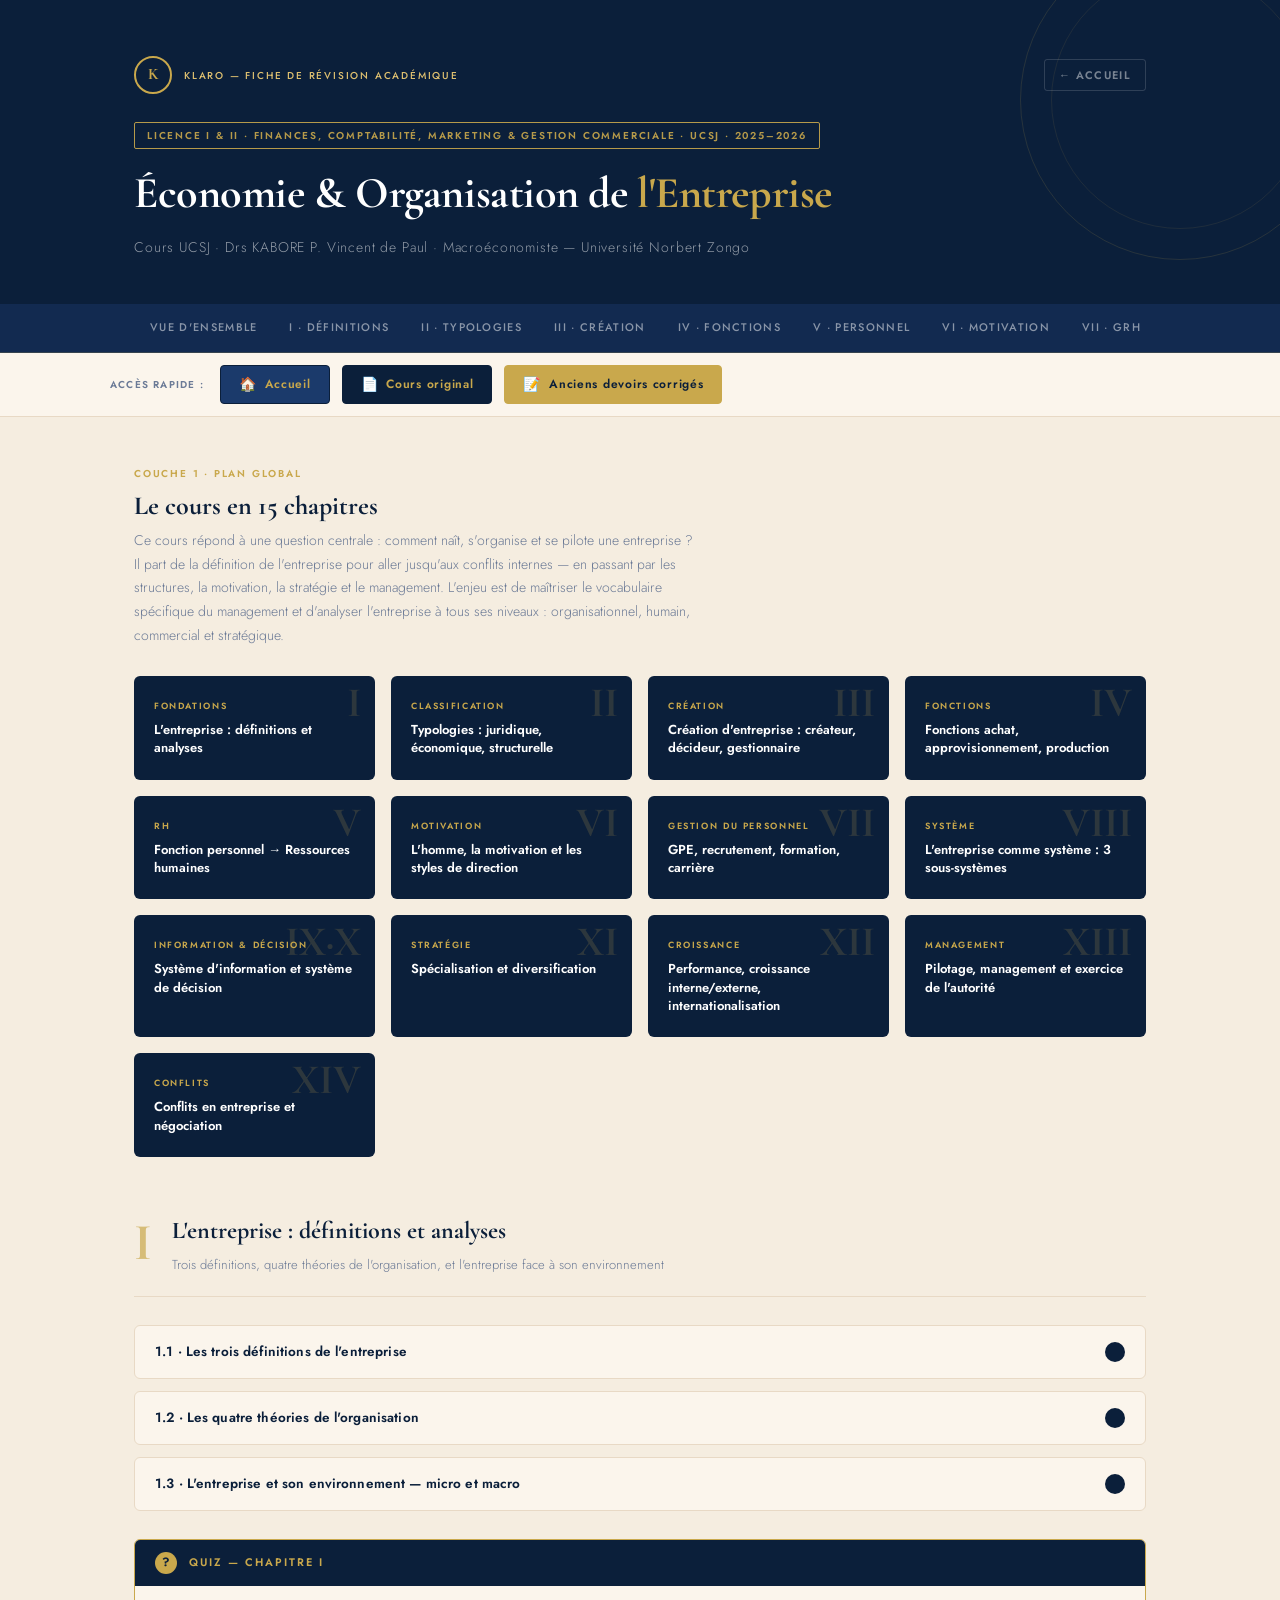
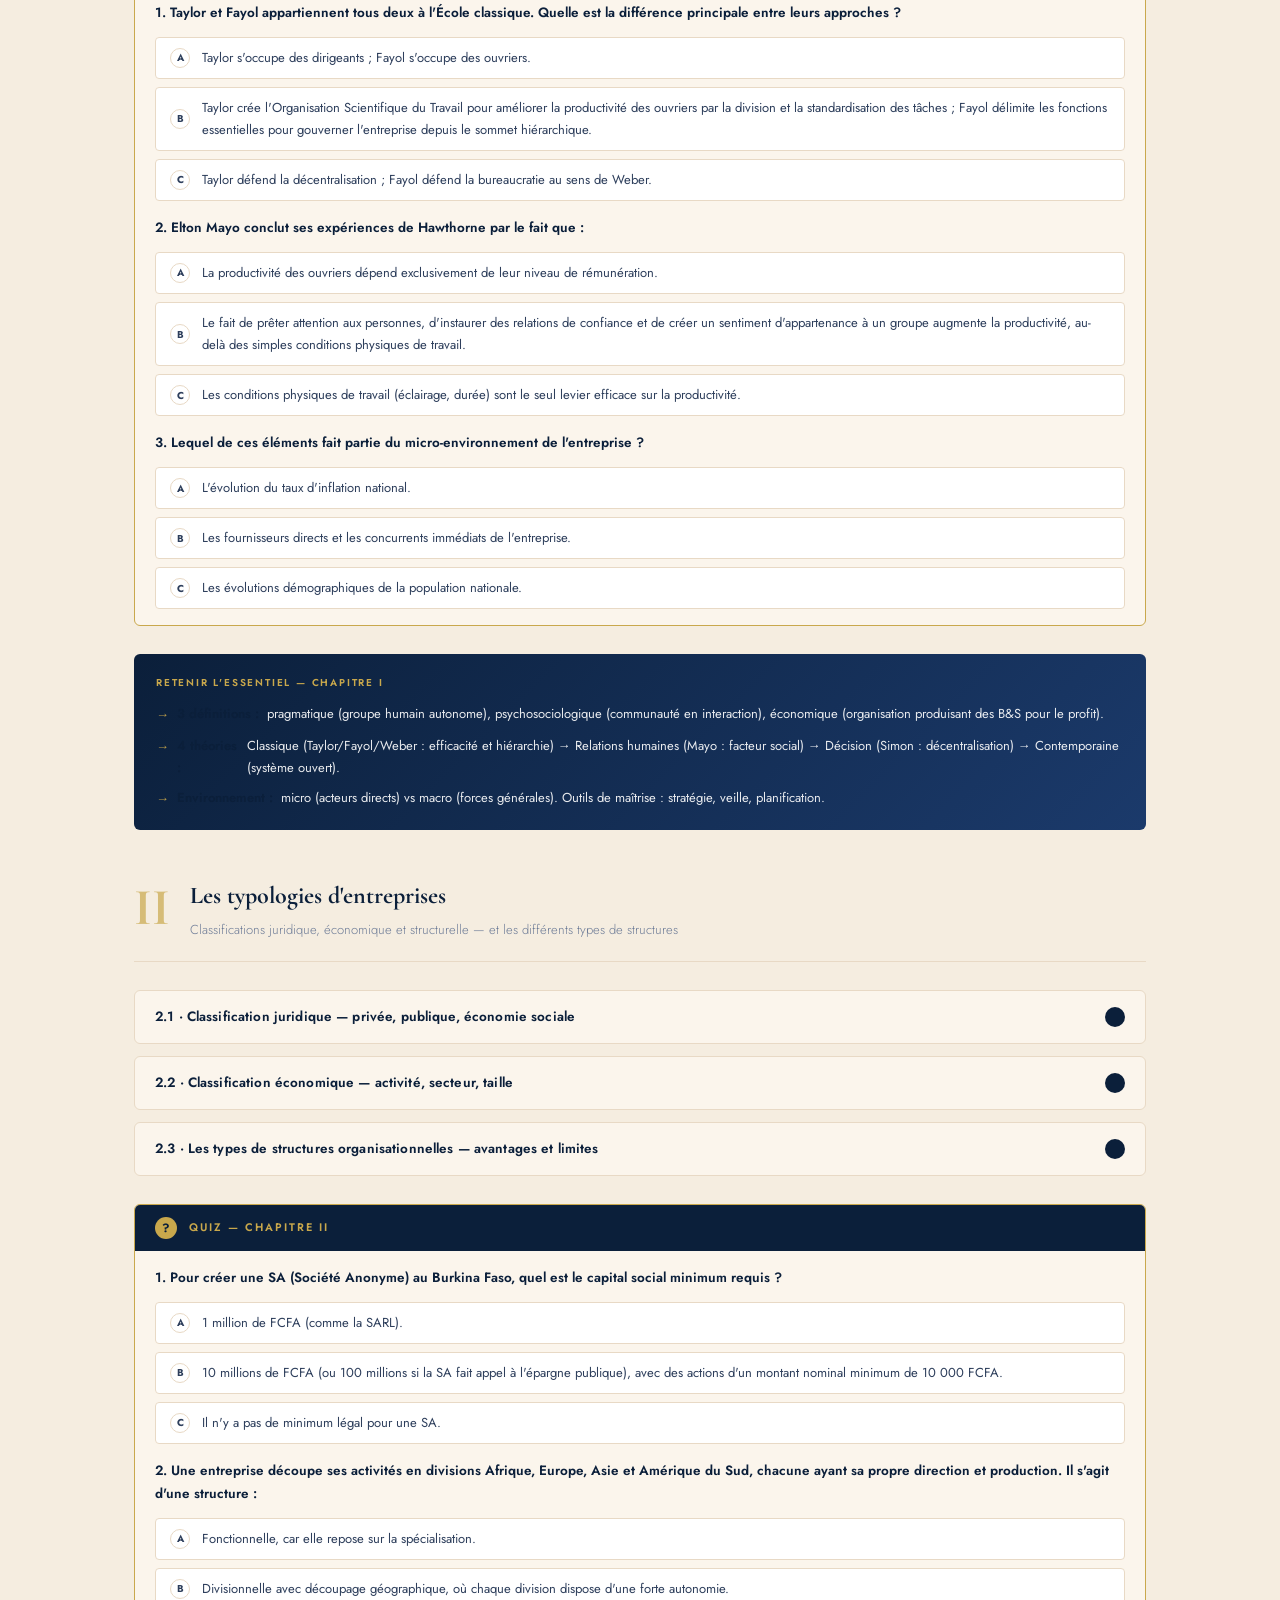
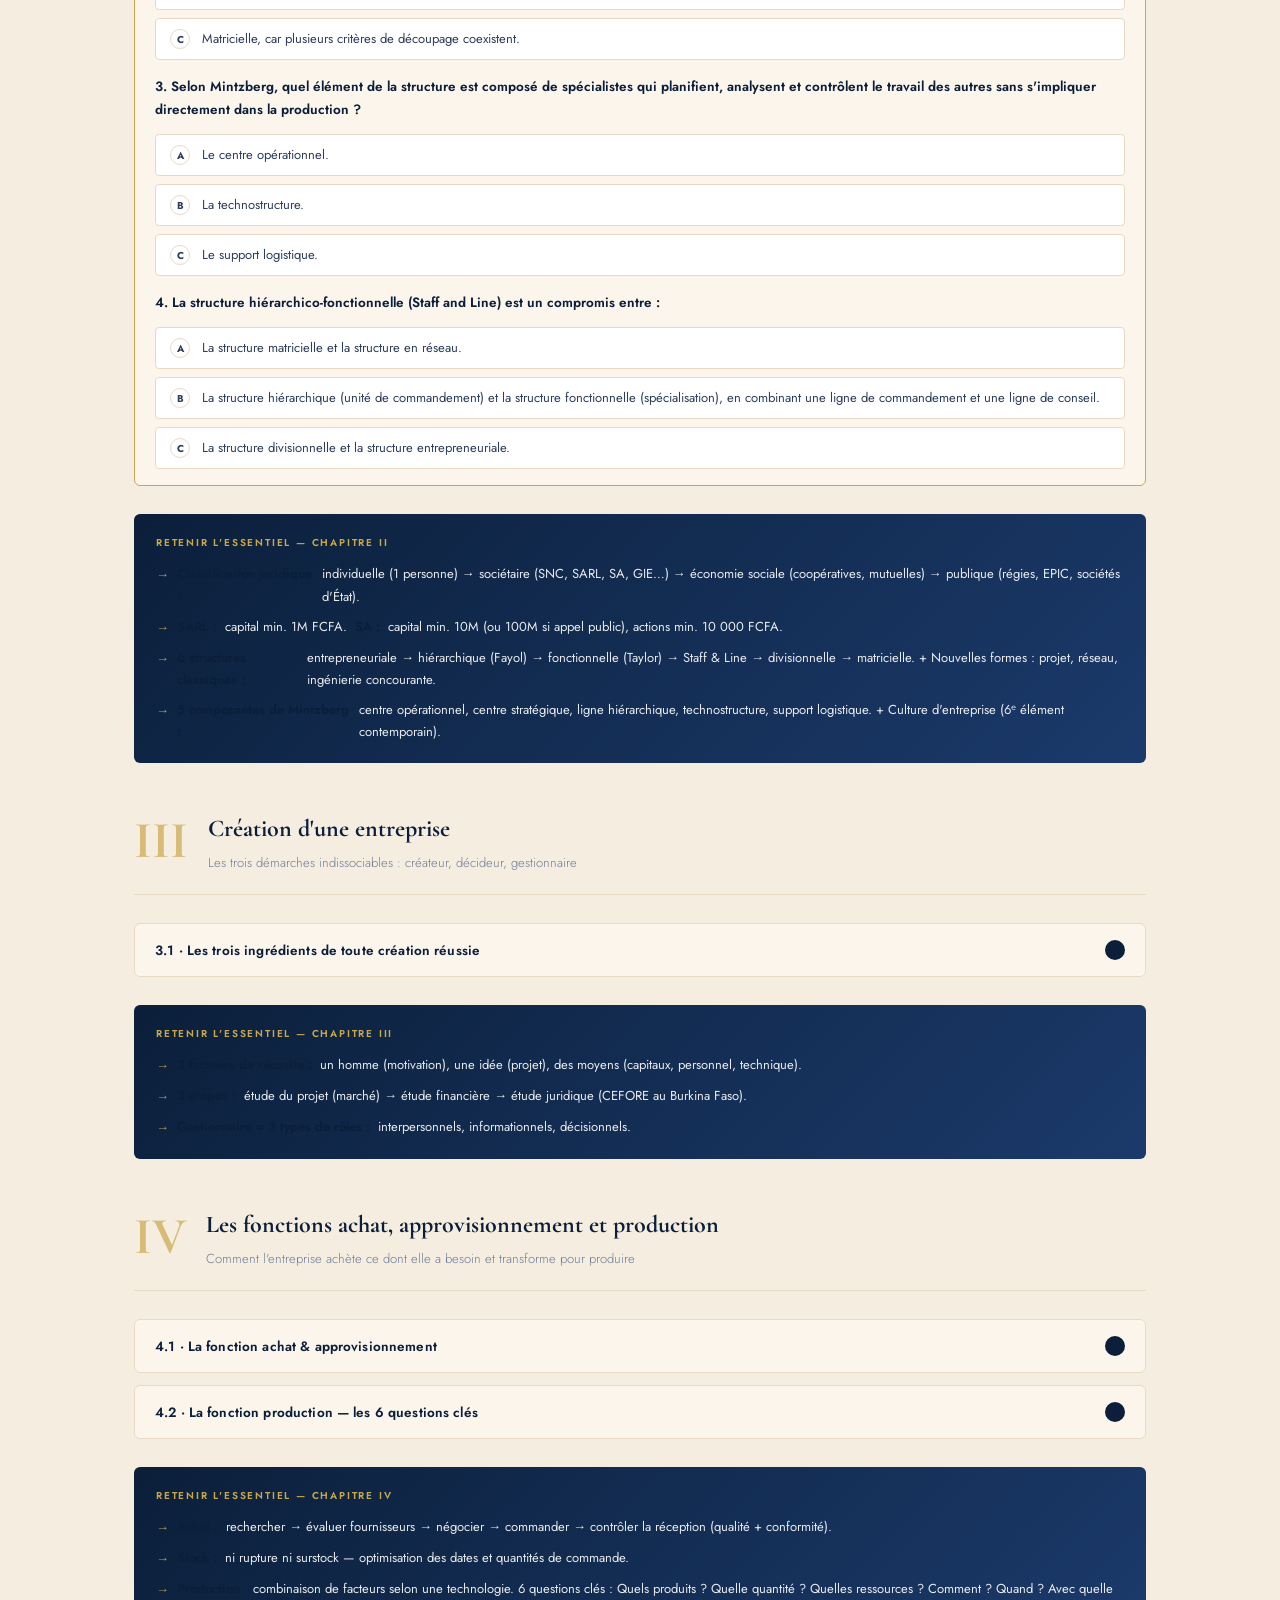
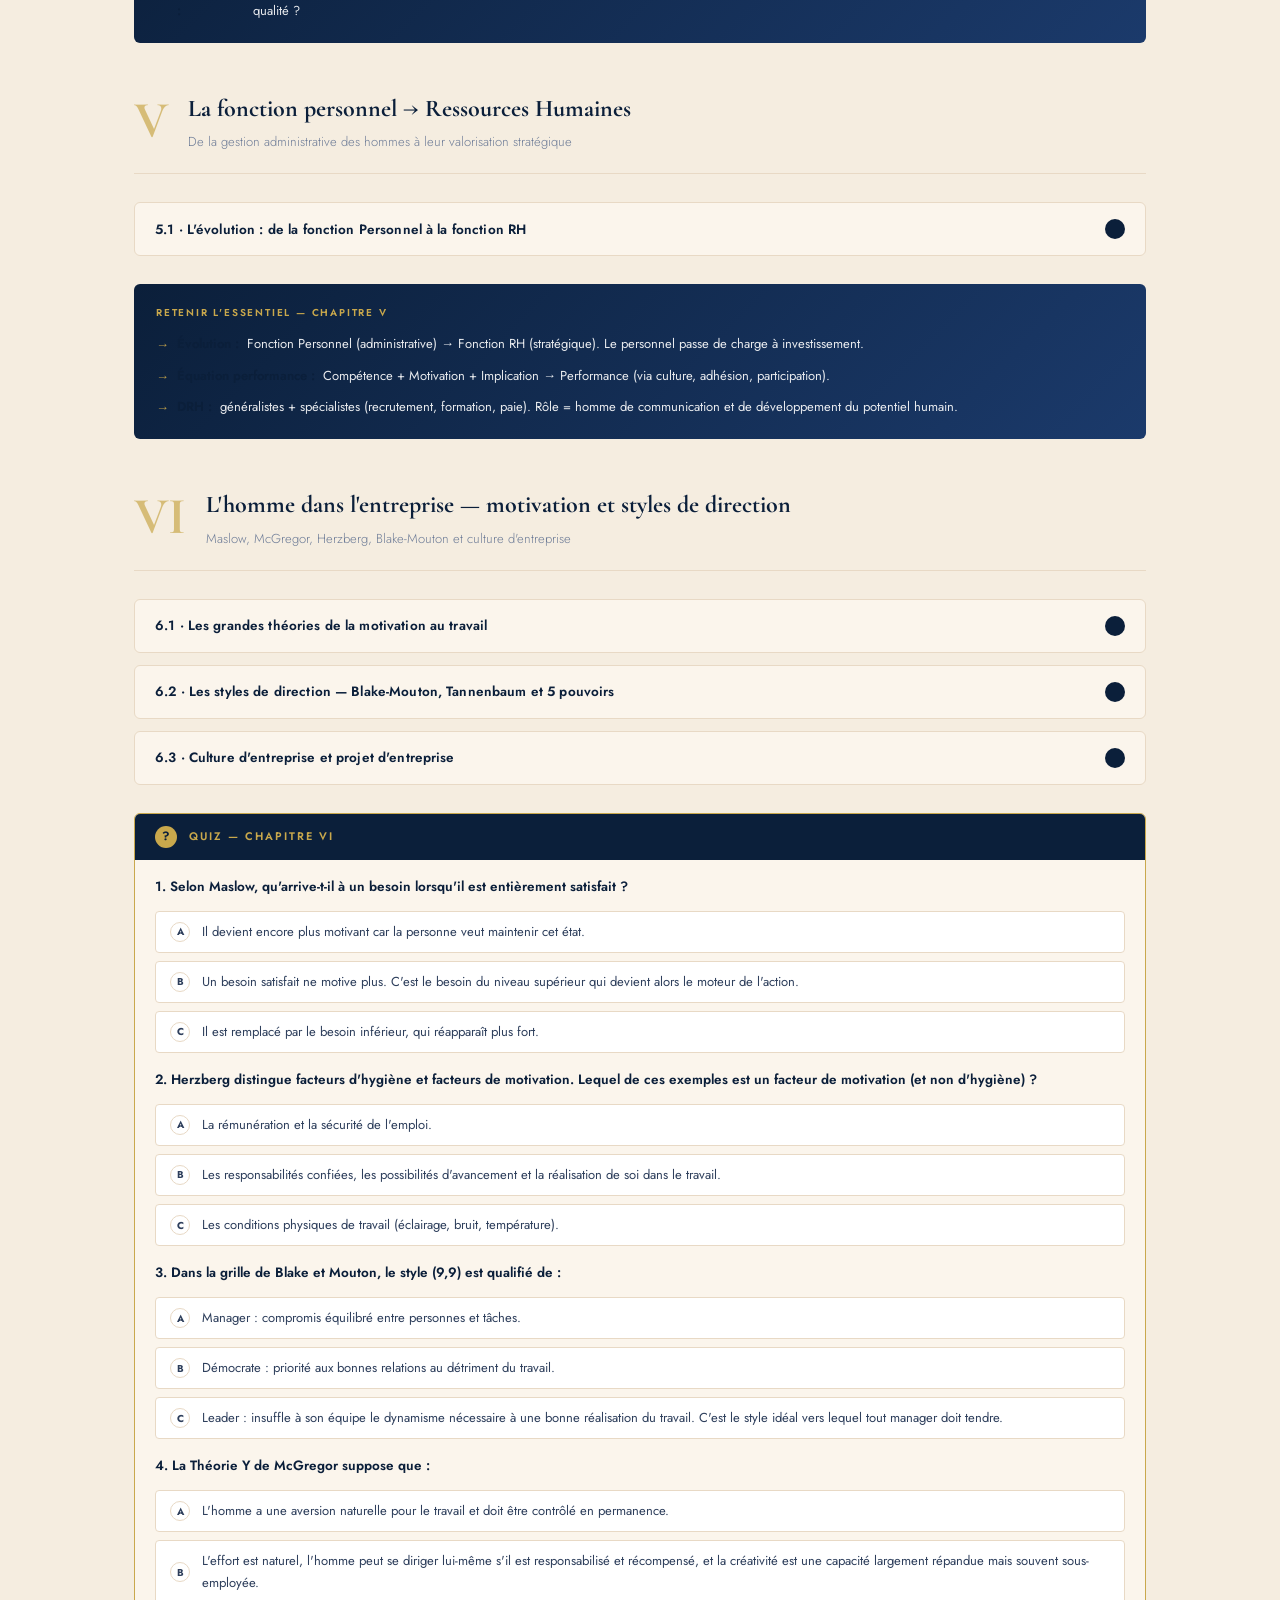
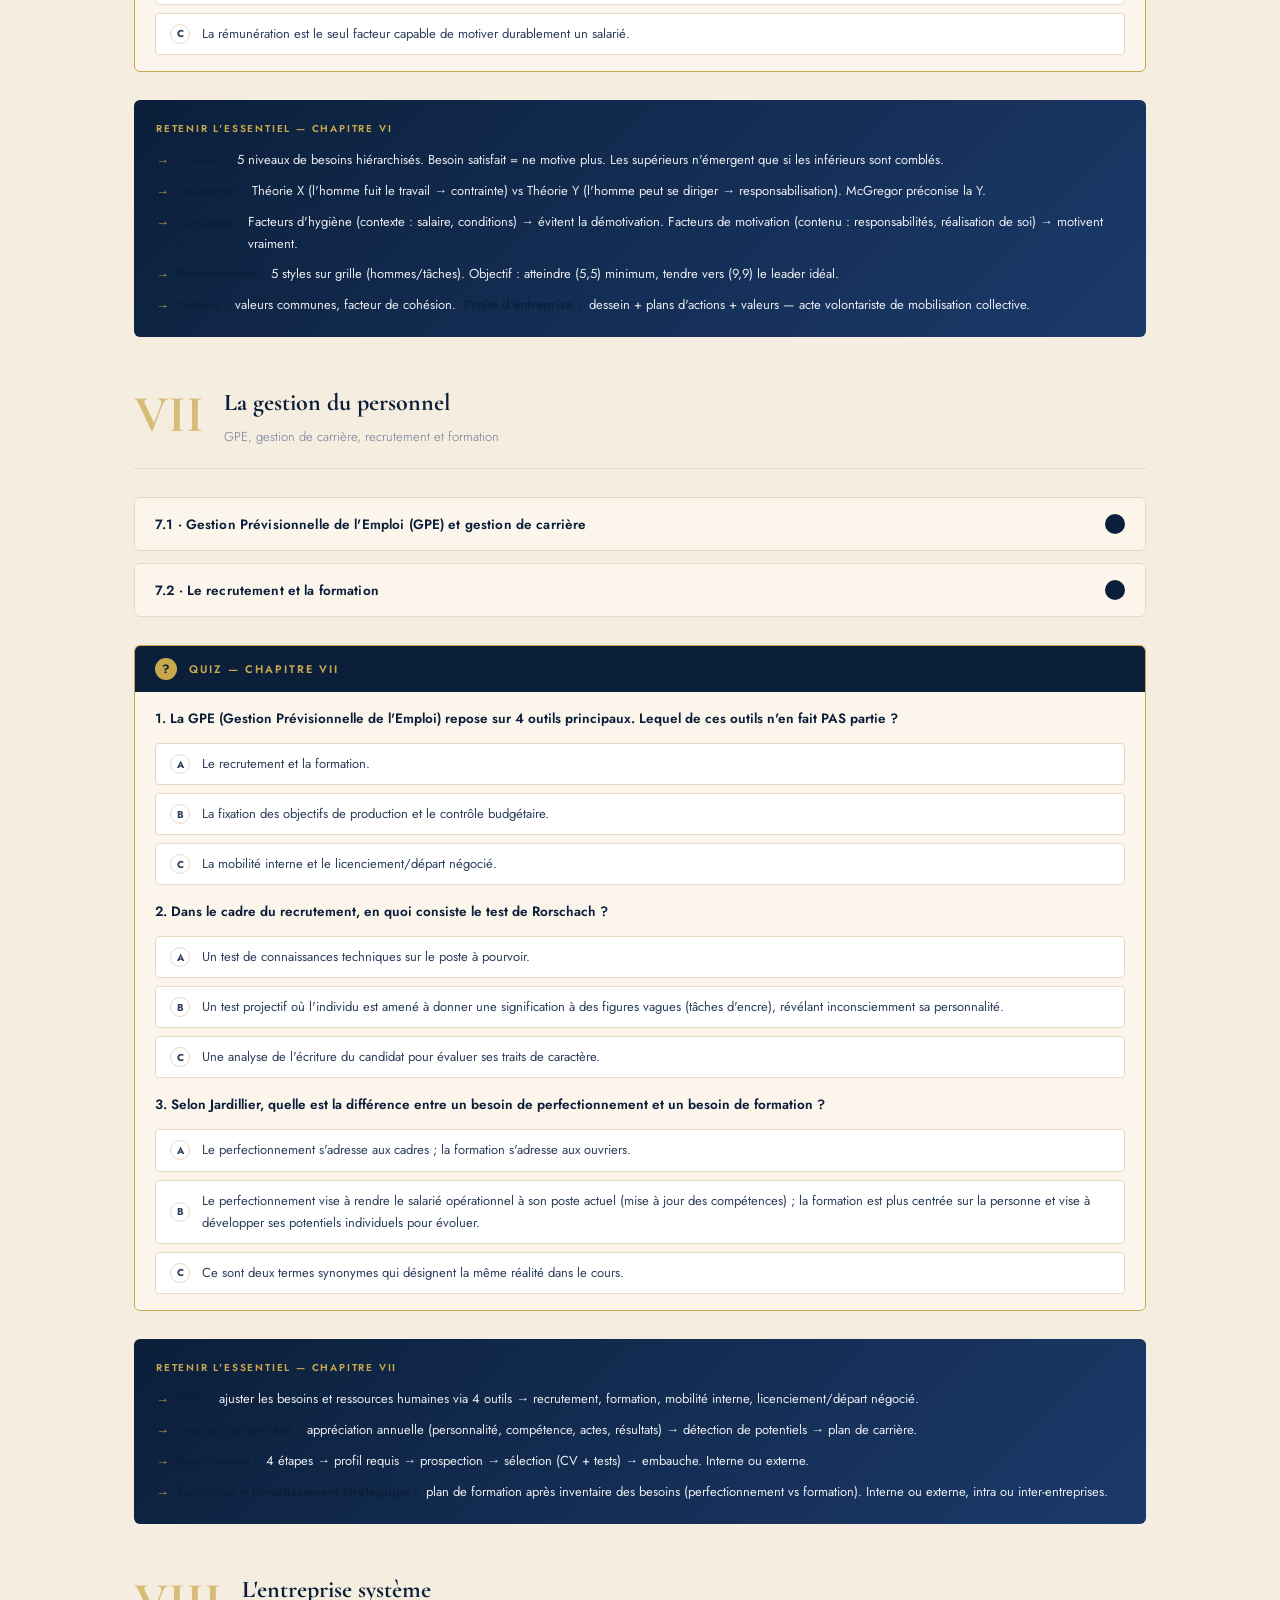
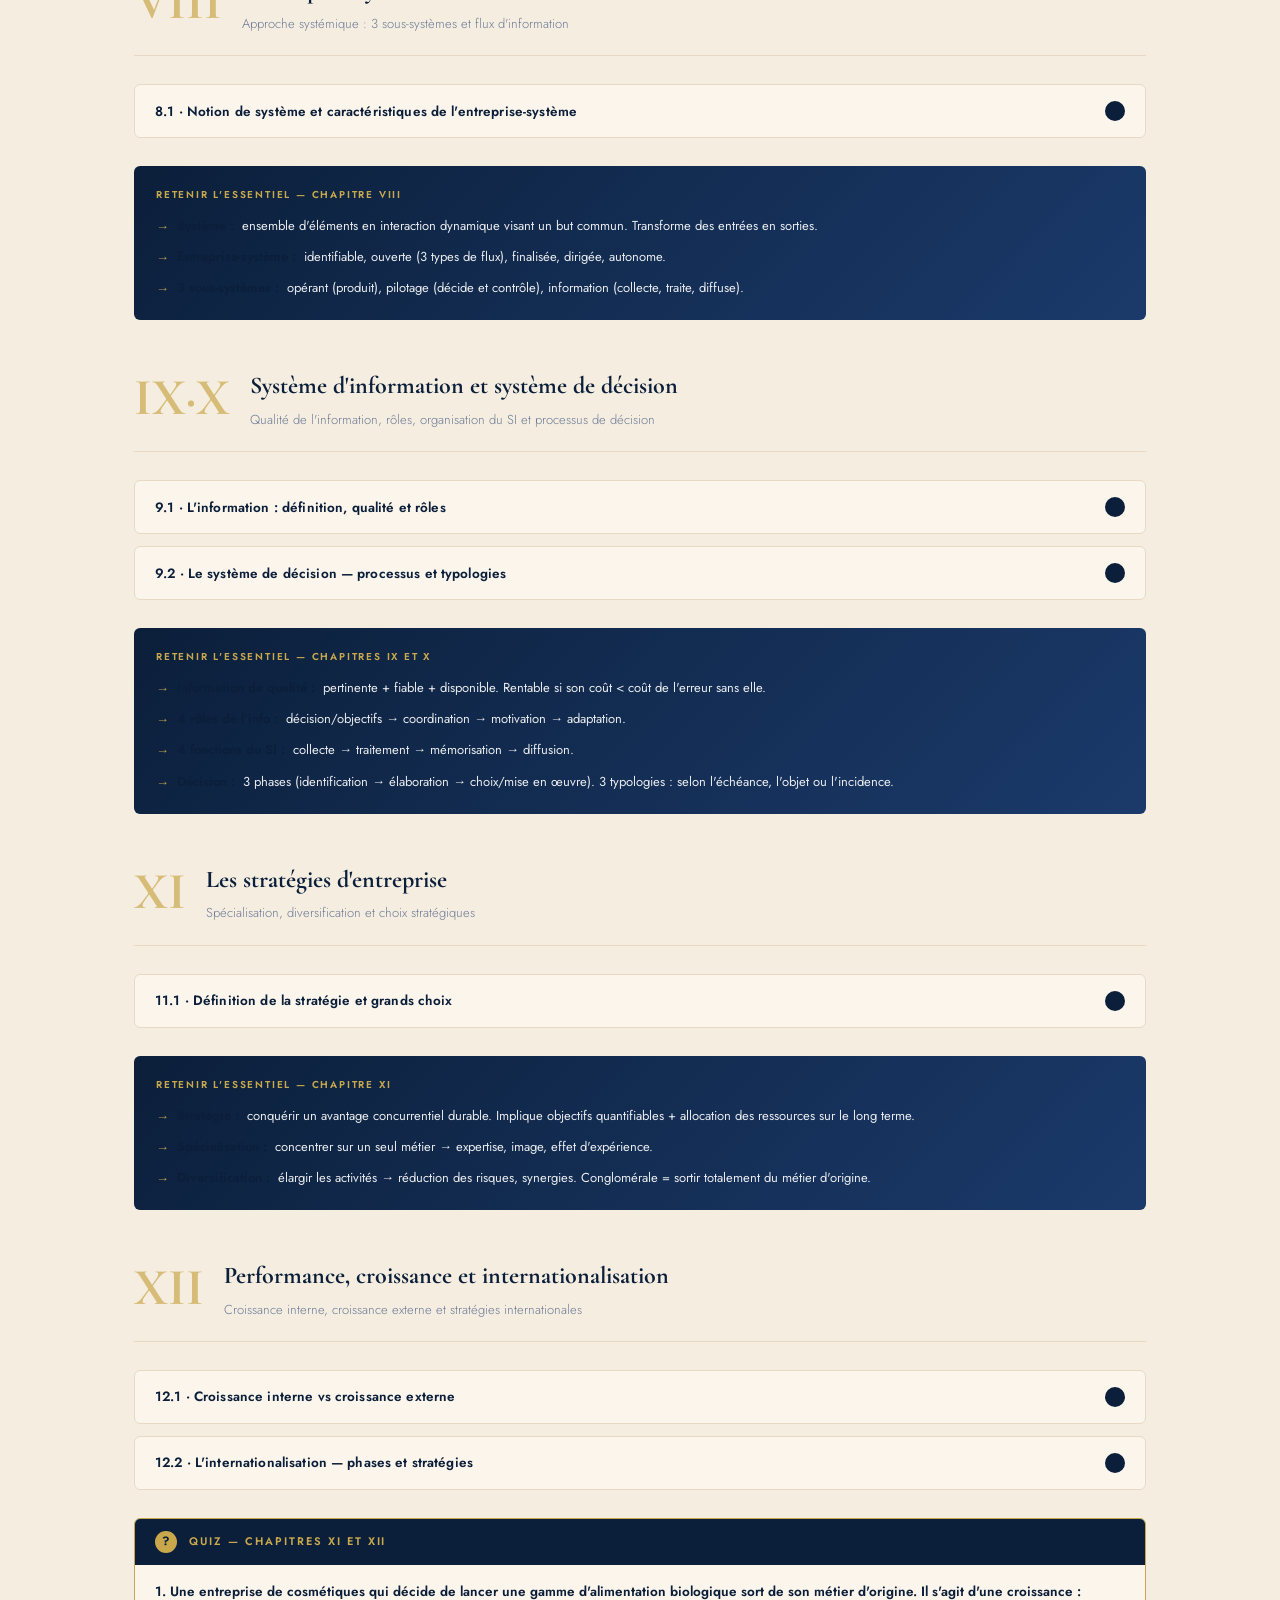
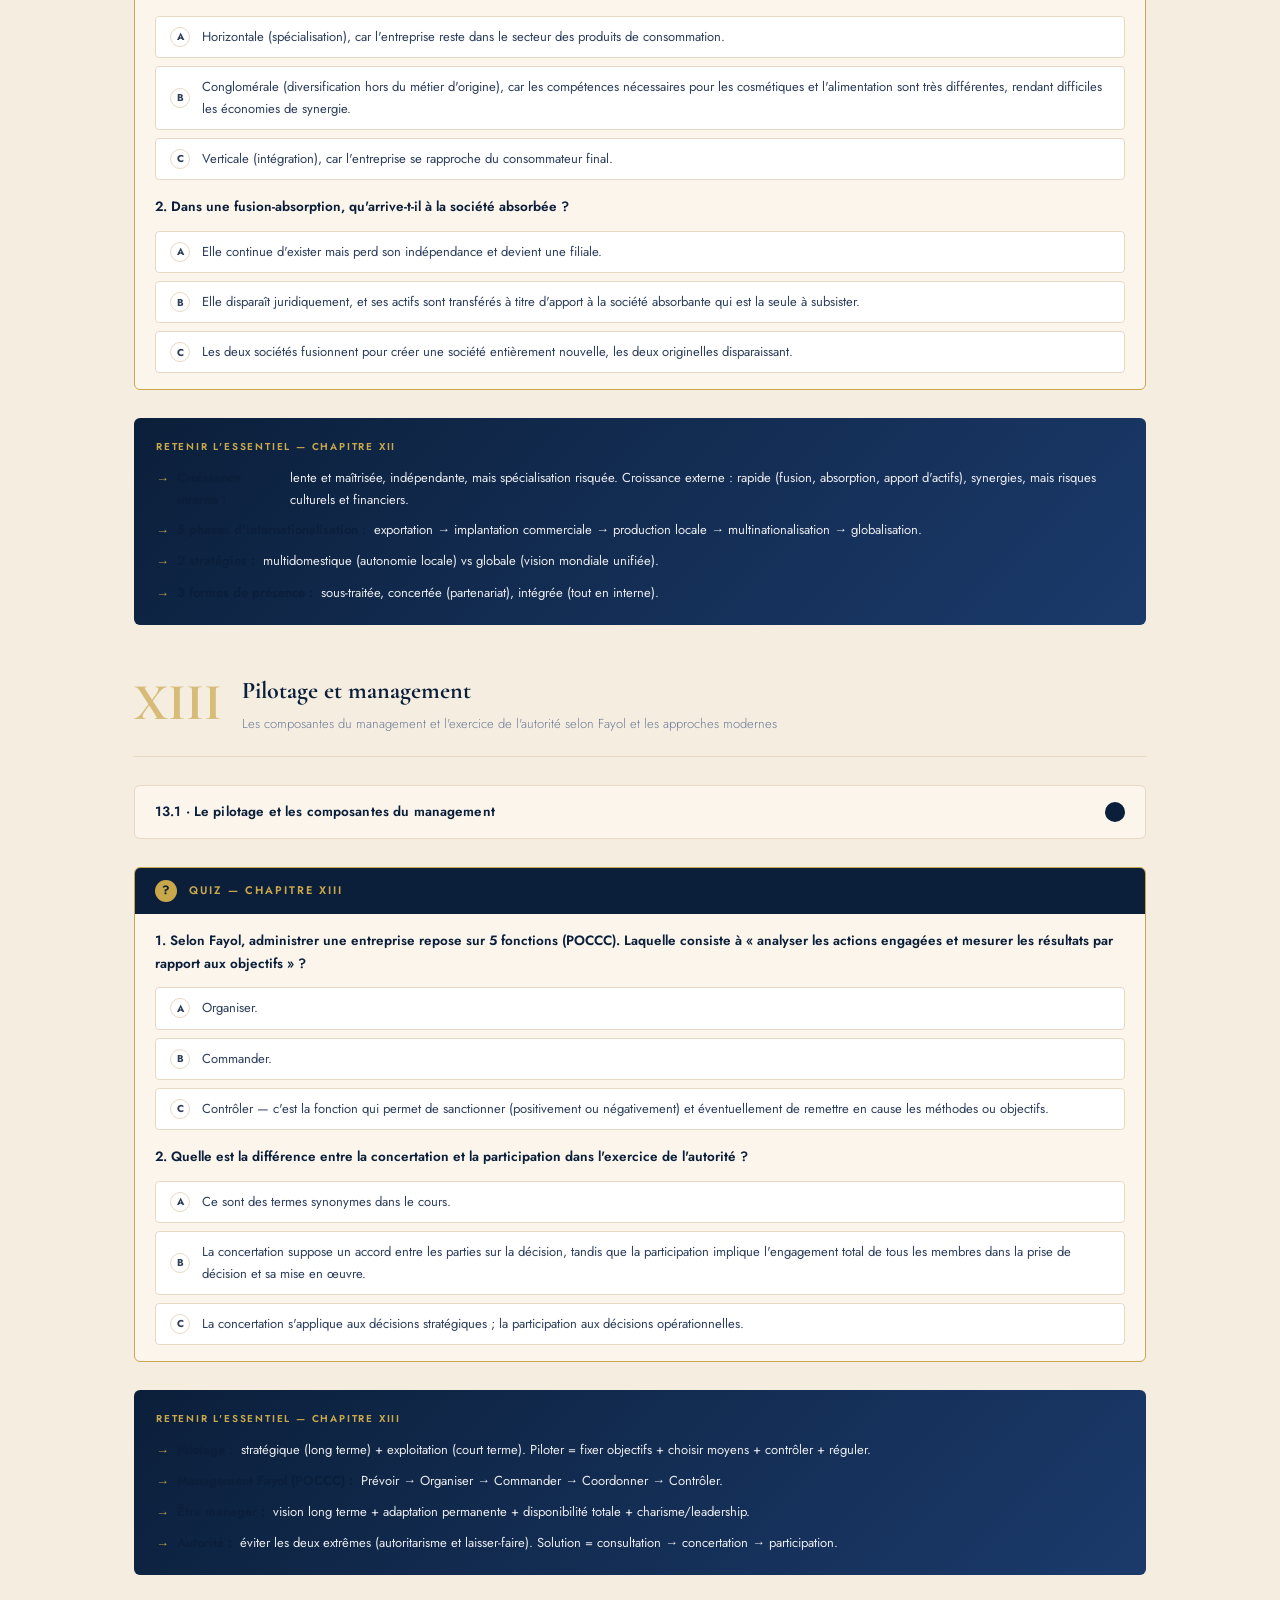
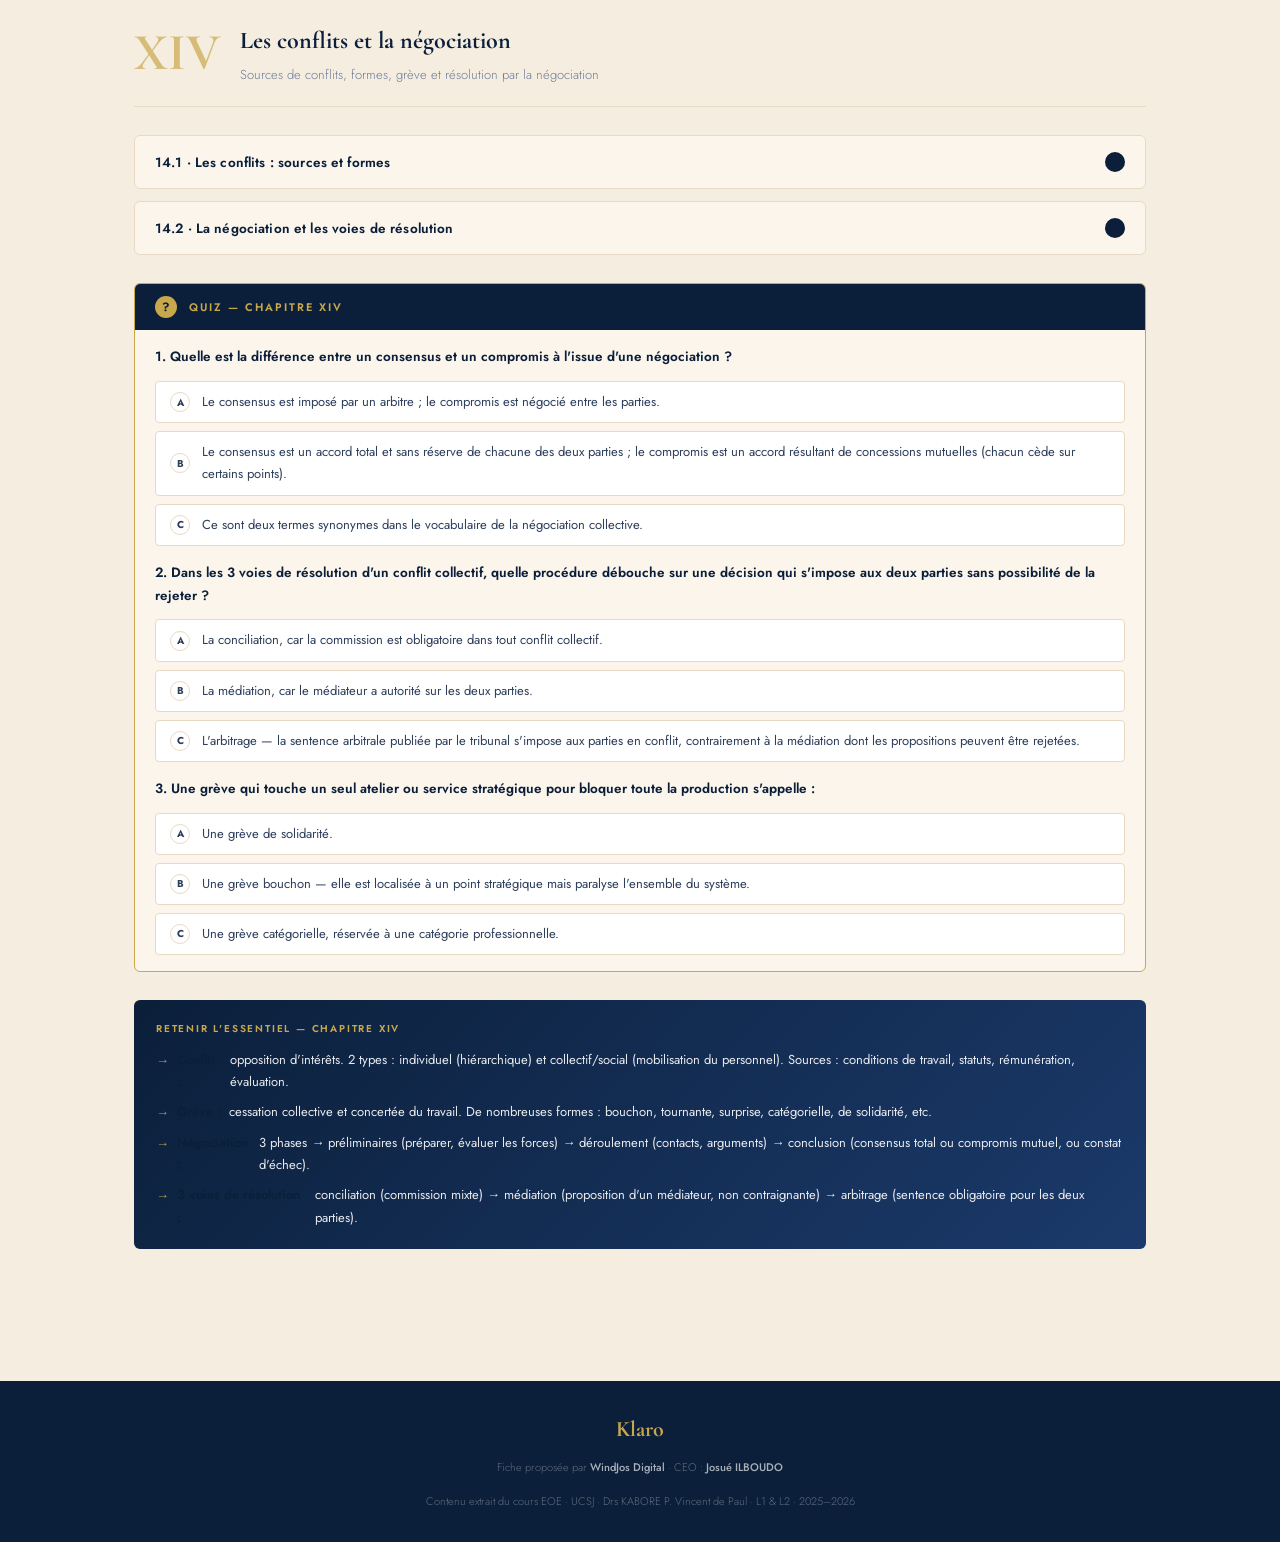
<file: fiche/eoe-2026.html>
<!DOCTYPE html>
<html lang="fr">
<head>
  <meta charset="UTF-8"/>
  <meta name="viewport" content="width=device-width, initial-scale=1.0"/>
  <title>Fiche EOE — Économie et Organisation de l'Entreprise · Klaro</title>
  <meta name="description" content="Fiche de révision EOE : définitions, typologies, structures, motivation, gestion du personnel, stratégie, management, conflits. L1/L2 UCSJ 2025-2026."/>
  <link rel="preconnect" href="https://fonts.googleapis.com"/>
  <link rel="preconnect" href="https://fonts.gstatic.com" crossorigin/>
  <link href="https://fonts.googleapis.com/css2?family=Cormorant+Garamond:ital,wght@0,400;0,600;0,700;1,400&family=Jost:wght@300;400;500;600&display=swap" rel="stylesheet"/>
  <link rel="stylesheet" href="../assets/css/variables.css"/>
  <link rel="stylesheet" href="../assets/css/base.css"/>
  <link rel="stylesheet" href="../assets/css/components.css"/>
  <link rel="stylesheet" href="../assets/css/fiche.css"/>
</head>
<body class="fiche-page">

  <header class="fiche-header">
    <div class="fiche-header__deco" aria-hidden="true"></div>
    <div class="fiche-header__inner">
      <div class="fiche-header__brand">
        <a href="../index.html" style="display:flex;align-items:center;gap:12px;text-decoration:none;">
          <div class="fiche-header__brand-logo" aria-hidden="true">K</div>
          <span class="fiche-header__brand-text">Klaro — Fiche de révision académique</span>
        </a>
        <a href="../index.html" style="margin-left:auto;font-size:11px;font-weight:600;letter-spacing:0.12em;text-transform:uppercase;color:rgba(255,255,255,0.45);text-decoration:none;border:1px solid rgba(255,255,255,0.15);border-radius:3px;padding:6px 14px;transition:all 0.2s;white-space:nowrap;"
          onmouseover="this.style.color='var(--color-gold)';this.style.borderColor='var(--color-gold)';"
          onmouseout="this.style.color='rgba(255,255,255,0.45)';this.style.borderColor='rgba(255,255,255,0.15)';">← Accueil</a>
      </div>
      <div class="fiche-header__tag">Licence I &amp; II · Finances, Comptabilité, Marketing &amp; Gestion Commerciale · UCSJ · 2025–2026</div>
      <h1 class="fiche-header__title">Économie &amp; Organisation de <em>l'Entreprise</em></h1>
      <p class="fiche-header__subtitle">Cours UCSJ · Drs KABORE P. Vincent de Paul · Macroéconomiste — Université Norbert Zongo</p>
    </div>
  </header>

  <nav class="fiche-nav" aria-label="Navigation dans la fiche">
    <div class="fiche-nav__inner">
      <a class="fiche-nav__link" href="#apercu">Vue d'ensemble</a>
      <a class="fiche-nav__link" href="#chap1">I · Définitions</a>
      <a class="fiche-nav__link" href="#chap2">II · Typologies</a>
      <a class="fiche-nav__link" href="#chap3">III · Création</a>
      <a class="fiche-nav__link" href="#chap4">IV · Fonctions</a>
      <a class="fiche-nav__link" href="#chap5">V · Personnel</a>
      <a class="fiche-nav__link" href="#chap6">VI · Motivation</a>
      <a class="fiche-nav__link" href="#chap7">VII · GRH</a>
      <a class="fiche-nav__link" href="#chap8">VIII · Système</a>
      <a class="fiche-nav__link" href="#chap9">IX-X · Info &amp; Décision</a>
      <a class="fiche-nav__link" href="#chap11">XI · Stratégie</a>
      <a class="fiche-nav__link" href="#chap12">XII · Croissance</a>
      <a class="fiche-nav__link" href="#chap13">XIII · Management</a>
      <a class="fiche-nav__link" href="#chap14">XIV · Conflits</a>
    </div>
  </nav>

  <div class="fiche-actions">
    <div class="fiche-actions__inner">
      <span class="fiche-actions__label">Accès rapide :</span>
      <a class="fiche-action-btn fiche-action-btn--cours" href="../index.html" style="background:var(--color-navy-light);">
        <span class="fiche-action-btn__icon">🏠</span>Accueil
      </a>
      <a class="fiche-action-btn fiche-action-btn--cours" href="#" target="_blank" rel="noopener noreferrer">
        <span class="fiche-action-btn__icon">📄</span>Cours original
      </a>
      <a class="fiche-action-btn fiche-action-btn--devoirs" href="../devoirs/eoe-2026.html">
        <span class="fiche-action-btn__icon">📝</span>Anciens devoirs corrigés
      </a>
    </div>
  </div>

  <main class="fiche-main">

    <!-- VUE D'ENSEMBLE -->
    <section class="overview fade-up" id="apercu">
      <span class="section-label">Couche 1 · Plan Global</span>
      <h2 class="overview__title">Le cours en 15 chapitres</h2>
      <p class="overview__intro">
        Ce cours répond à une question centrale : comment naît, s'organise et se pilote une entreprise ? Il part de la définition de l'entreprise pour aller jusqu'aux conflits internes — en passant par les structures, la motivation, la stratégie et le management. L'enjeu est de maîtriser le vocabulaire spécifique du management et d'analyser l'entreprise à tous ses niveaux : organisationnel, humain, commercial et stratégique.
      </p>
      <div class="overview__grid">
        <a class="chapter-card" href="#chap1"><div class="chapter-card__num" aria-hidden="true">I</div><div class="chapter-card__tag">Fondations</div><div class="chapter-card__title">L'entreprise : définitions et analyses</div></a>
        <a class="chapter-card" href="#chap2"><div class="chapter-card__num" aria-hidden="true">II</div><div class="chapter-card__tag">Classification</div><div class="chapter-card__title">Typologies : juridique, économique, structurelle</div></a>
        <a class="chapter-card" href="#chap3"><div class="chapter-card__num" aria-hidden="true">III</div><div class="chapter-card__tag">Création</div><div class="chapter-card__title">Création d'entreprise : créateur, décideur, gestionnaire</div></a>
        <a class="chapter-card" href="#chap4"><div class="chapter-card__num" aria-hidden="true">IV</div><div class="chapter-card__tag">Fonctions</div><div class="chapter-card__title">Fonctions achat, approvisionnement, production</div></a>
        <a class="chapter-card" href="#chap5"><div class="chapter-card__num" aria-hidden="true">V</div><div class="chapter-card__tag">RH</div><div class="chapter-card__title">Fonction personnel → Ressources humaines</div></a>
        <a class="chapter-card" href="#chap6"><div class="chapter-card__num" aria-hidden="true">VI</div><div class="chapter-card__tag">Motivation</div><div class="chapter-card__title">L'homme, la motivation et les styles de direction</div></a>
        <a class="chapter-card" href="#chap7"><div class="chapter-card__num" aria-hidden="true">VII</div><div class="chapter-card__tag">Gestion du personnel</div><div class="chapter-card__title">GPE, recrutement, formation, carrière</div></a>
        <a class="chapter-card" href="#chap8"><div class="chapter-card__num" aria-hidden="true">VIII</div><div class="chapter-card__tag">Système</div><div class="chapter-card__title">L'entreprise comme système : 3 sous-systèmes</div></a>
        <a class="chapter-card" href="#chap9"><div class="chapter-card__num" aria-hidden="true">IX·X</div><div class="chapter-card__tag">Information &amp; Décision</div><div class="chapter-card__title">Système d'information et système de décision</div></a>
        <a class="chapter-card" href="#chap11"><div class="chapter-card__num" aria-hidden="true">XI</div><div class="chapter-card__tag">Stratégie</div><div class="chapter-card__title">Spécialisation et diversification</div></a>
        <a class="chapter-card" href="#chap12"><div class="chapter-card__num" aria-hidden="true">XII</div><div class="chapter-card__tag">Croissance</div><div class="chapter-card__title">Performance, croissance interne/externe, internationalisation</div></a>
        <a class="chapter-card" href="#chap13"><div class="chapter-card__num" aria-hidden="true">XIII</div><div class="chapter-card__tag">Management</div><div class="chapter-card__title">Pilotage, management et exercice de l'autorité</div></a>
        <a class="chapter-card" href="#chap14"><div class="chapter-card__num" aria-hidden="true">XIV</div><div class="chapter-card__tag">Conflits</div><div class="chapter-card__title">Conflits en entreprise et négociation</div></a>
      </div>
    </section>


    <!-- ══════════ CHAP I ══════════ -->
    <section class="chapter-section fade-up" id="chap1">
      <div class="chapter-header">
        <div class="chapter-header__num" aria-hidden="true">I</div>
        <div class="chapter-header__text">
          <h2 class="chapter-header__title">L'entreprise : définitions et analyses</h2>
          <p class="chapter-header__desc">Trois définitions, quatre théories de l'organisation, et l'entreprise face à son environnement</p>
        </div>
      </div>

      <div class="accordion">
        <button class="accordion__trigger" aria-expanded="false" onclick="toggleAccordion(this)">
          <span class="accordion__title">1.1 · Les trois définitions de l'entreprise</span>
          <span class="accordion__icon" aria-hidden="true"><svg viewBox="0 0 10 10"><path d="M5 1v8M1 5h8"/></svg></span>
        </button>
        <div class="accordion__body">
          <div class="content-block">
            <table class="data-table">
              <thead><tr><th>Approche</th><th>Définition</th><th>Ce qu'elle met en avant</th></tr></thead>
              <tbody>
                <tr><td><strong>Pragmatique</strong> (Capet, Causse &amp; Meunier)</td><td>« L'entreprise est un groupe humain de production, autonome, disposant d'un patrimoine, exerçant sur son environnement un effet d'attraction et dont le devenir dépend de la vente du produit de son activité. »</td><td>Le groupe humain et l'autonomie.</td></tr>
                <tr><td><strong>Psychosociologique</strong></td><td>« Une communauté d'hommes et de femmes au travail, un ensemble structuré de groupes et d'individus dont les interactions dynamiques conditionnent le fonctionnement. »</td><td>Les relations humaines et les interactions.</td></tr>
                <tr><td><strong>Économique</strong></td><td>Organisation économique de forme juridique déterminée, réunissant des moyens humains, matériels, immatériels et financiers pour la production de biens et services destinés à être vendus sur un marché en vue de réaliser des profits.</td><td>Les moyens de production et la recherche du profit.</td></tr>
              </tbody>
            </table>
            <p>Au-delà de ces définitions, l'entreprise est aussi : une entité autonome qui acquiert une personnalité propre, une entité qui modifie son environnement par ses externalités, une organisation sociale composée d'individus aux objectifs parfois divergents, et un système complexe et ouvert en relation permanente avec le monde qui l'entoure.</p>
          </div>
        </div>
      </div>

      <div class="accordion">
        <button class="accordion__trigger" aria-expanded="false" onclick="toggleAccordion(this)">
          <span class="accordion__title">1.2 · Les quatre théories de l'organisation</span>
          <span class="accordion__icon" aria-hidden="true"><svg viewBox="0 0 10 10"><path d="M5 1v8M1 5h8"/></svg></span>
        </button>
        <div class="accordion__body">
          <div class="content-block">
            <table class="data-table">
              <thead><tr><th>École / Théorie</th><th>Auteurs clés</th><th>Idée centrale</th></tr></thead>
              <tbody>
                <tr><td><strong>École classique</strong></td><td>Taylor (OST), Fayol (fonctions admin.), Weber (bureaucratie)</td><td>L'homme travaille pour l'argent. Priorité à l'efficacité, la hiérarchie et la spécialisation. Taylor : diviser le travail et standardiser. Fayol : POCCC (Prévoir, Organiser, Commander, Coordonner, Contrôler). Weber : la bureaucratie comme forme d'organisation la plus efficace.</td></tr>
                <tr><td><strong>École des Relations Humaines</strong></td><td>Elton Mayo</td><td>L'homme est un être social. Les conditions de travail et les relations humaines comptent plus que la seule rémunération. Expériences de Hawthorne (1927-1932) : la productivité augmente quand on prête attention aux individus.</td></tr>
                <tr><td><strong>Théorie de la décision</strong></td><td>Herbert Simon</td><td>La décision découle de la proximité entre la source d'information et l'action → justification de la décentralisation.</td></tr>
                <tr><td><strong>Théorie managériale contemporaine</strong></td><td>—</td><td>L'entreprise est un système ouvert, en interdépendance avec son environnement, dont les éléments doivent coopérer, communiquer et s'adapter en permanence.</td></tr>
              </tbody>
            </table>
          </div>
        </div>
      </div>

      <div class="accordion">
        <button class="accordion__trigger" aria-expanded="false" onclick="toggleAccordion(this)">
          <span class="accordion__title">1.3 · L'entreprise et son environnement — micro et macro</span>
          <span class="accordion__icon" aria-hidden="true"><svg viewBox="0 0 10 10"><path d="M5 1v8M1 5h8"/></svg></span>
        </button>
        <div class="accordion__body">
          <div class="content-block">
            <div class="def-box">L'environnement de l'entreprise est l'ensemble des forces qui agissent sur elle et génèrent en retour un feed-back. Il peut être porteur d'<strong>opportunités</strong> ou de <strong>menaces</strong>.</div>
            <table class="data-table">
              <thead><tr><th>Type d'environnement</th><th>Composantes</th></tr></thead>
              <tbody>
                <tr><td><strong>Micro-environnement</strong> (immédiat)</td><td>Le marché, clients actuels et potentiels, fournisseurs, concurrents, partenaires financiers, administrations, syndicats, associations de consommateurs.</td></tr>
                <tr><td><strong>Macro-environnement</strong> (éloigné)</td><td>Facteurs géographiques/démographiques, socioculturels, juridiques/institutionnels, technologiques, concurrentiels, sociaux et économiques (inflation, taux de change…).</td></tr>
              </tbody>
            </table>
            <p><strong>Les 3 outils pour maîtriser l'environnement :</strong></p>
            <div class="key-points">
              <div class="key-point"><div class="key-point__dot"></div><span><strong>La stratégie :</strong> conquérir un avantage concurrentiel durable en formulant des objectifs quantifiables et en allouant les ressources sur le long terme.</span></div>
              <div class="key-point"><div class="key-point__dot"></div><span><strong>La fonction de veille :</strong> surveiller l'environnement pour diagnostiquer les menaces et opportunités (veille concurrentielle, technologique, commerciale).</span></div>
              <div class="key-point"><div class="key-point__dot"></div><span><strong>La planification :</strong> programmer l'activité via la planification stratégique (2-5 ans), les plans opérationnels et les budgets annuels.</span></div>
            </div>
          </div>
        </div>
      </div>

      <div class="quiz">
        <div class="quiz__header"><div class="quiz__header-icon" aria-hidden="true">?</div><span class="quiz__header-label">Quiz — Chapitre I</span></div>
        <div class="quiz__questions">
          <div class="quiz__question">
            <div class="quiz__question-text">1. Taylor et Fayol appartiennent tous deux à l'École classique. Quelle est la différence principale entre leurs approches ?</div>
            <div class="quiz__options">
              <div class="quiz__option" onclick="repondre(this, false)"><span class="quiz__option-circle">A</span> Taylor s'occupe des dirigeants ; Fayol s'occupe des ouvriers.</div>
              <div class="quiz__option" onclick="repondre(this, true)"><span class="quiz__option-circle">B</span> Taylor crée l'Organisation Scientifique du Travail pour améliorer la productivité des ouvriers par la division et la standardisation des tâches ; Fayol délimite les fonctions essentielles pour gouverner l'entreprise depuis le sommet hiérarchique.</div>
              <div class="quiz__option" onclick="repondre(this, false)"><span class="quiz__option-circle">C</span> Taylor défend la décentralisation ; Fayol défend la bureaucratie au sens de Weber.</div>
            </div>
            <div class="quiz__feedback"></div>
          </div>
          <div class="quiz__question">
            <div class="quiz__question-text">2. Elton Mayo conclut ses expériences de Hawthorne par le fait que :</div>
            <div class="quiz__options">
              <div class="quiz__option" onclick="repondre(this, false)"><span class="quiz__option-circle">A</span> La productivité des ouvriers dépend exclusivement de leur niveau de rémunération.</div>
              <div class="quiz__option" onclick="repondre(this, true)"><span class="quiz__option-circle">B</span> Le fait de prêter attention aux personnes, d'instaurer des relations de confiance et de créer un sentiment d'appartenance à un groupe augmente la productivité, au-delà des simples conditions physiques de travail.</div>
              <div class="quiz__option" onclick="repondre(this, false)"><span class="quiz__option-circle">C</span> Les conditions physiques de travail (éclairage, durée) sont le seul levier efficace sur la productivité.</div>
            </div>
            <div class="quiz__feedback"></div>
          </div>
          <div class="quiz__question">
            <div class="quiz__question-text">3. Lequel de ces éléments fait partie du micro-environnement de l'entreprise ?</div>
            <div class="quiz__options">
              <div class="quiz__option" onclick="repondre(this, false)"><span class="quiz__option-circle">A</span> L'évolution du taux d'inflation national.</div>
              <div class="quiz__option" onclick="repondre(this, true)"><span class="quiz__option-circle">B</span> Les fournisseurs directs et les concurrents immédiats de l'entreprise.</div>
              <div class="quiz__option" onclick="repondre(this, false)"><span class="quiz__option-circle">C</span> Les évolutions démographiques de la population nationale.</div>
            </div>
            <div class="quiz__feedback"></div>
          </div>
        </div>
      </div>

      <div class="retenir">
        <div class="retenir__title">Retenir l'essentiel — Chapitre I</div>
        <ul class="retenir__list">
          <li><strong>3 définitions :</strong> pragmatique (groupe humain autonome), psychosociologique (communauté en interaction), économique (organisation produisant des B&amp;S pour le profit).</li>
          <li><strong>4 théories :</strong> Classique (Taylor/Fayol/Weber : efficacité et hiérarchie) → Relations humaines (Mayo : facteur social) → Décision (Simon : décentralisation) → Contemporaine (système ouvert).</li>
          <li><strong>Environnement :</strong> micro (acteurs directs) vs macro (forces générales). Outils de maîtrise : stratégie, veille, planification.</li>
        </ul>
      </div>
    </section>


    <!-- ══════════ CHAP II ══════════ -->
    <section class="chapter-section fade-up" id="chap2">
      <div class="chapter-header">
        <div class="chapter-header__num" aria-hidden="true">II</div>
        <div class="chapter-header__text">
          <h2 class="chapter-header__title">Les typologies d'entreprises</h2>
          <p class="chapter-header__desc">Classifications juridique, économique et structurelle — et les différents types de structures</p>
        </div>
      </div>

      <div class="accordion">
        <button class="accordion__trigger" aria-expanded="false" onclick="toggleAccordion(this)">
          <span class="accordion__title">2.1 · Classification juridique — privée, publique, économie sociale</span>
          <span class="accordion__icon" aria-hidden="true"><svg viewBox="0 0 10 10"><path d="M5 1v8M1 5h8"/></svg></span>
        </button>
        <div class="accordion__body">
          <div class="content-block">
            <table class="data-table">
              <thead><tr><th>Catégorie</th><th>Sous-types</th><th>Caractéristiques clés</th></tr></thead>
              <tbody>
                <tr>
                  <td><strong>Entreprises individuelles</strong></td>
                  <td>Sans personnalité juridique (1 personne, pouvoirs totaux) · Sociétés unipersonnelles (1 associé unique)</td>
                  <td>Appartiennent à une seule personne. Décision rapide mais pas de partage des risques.</td>
                </tr>
                <tr>
                  <td><strong>Sociétés commerciales</strong></td>
                  <td>SNC (personnes) · SCS · SARL (capital min. 1M FCFA) · SA (capital min. 10M FCFA, ou 100M si appel public) · SCA · GIE</td>
                  <td>Capital partagé entre plusieurs associés. Personnalité juridique à partir de l'immatriculation.</td>
                </tr>
                <tr>
                  <td><strong>Économie sociale</strong></td>
                  <td>Coopératives · Mutuelles</td>
                  <td>Basées sur la solidarité et les rapports sociaux, pas sur la seule recherche du profit.</td>
                </tr>
                <tr>
                  <td><strong>Entreprises publiques</strong></td>
                  <td>Régies · Établissements publics · Sociétés d'État · Sociétés d'économie mixte (SEM)</td>
                  <td>L'État détient la totalité ou plus de la moitié du capital. Objectif : production de B&amp;S avec dégagement de profits.</td>
                </tr>
              </tbody>
            </table>
          </div>
        </div>
      </div>

      <div class="accordion">
        <button class="accordion__trigger" aria-expanded="false" onclick="toggleAccordion(this)">
          <span class="accordion__title">2.2 · Classification économique — activité, secteur, taille</span>
          <span class="accordion__icon" aria-hidden="true"><svg viewBox="0 0 10 10"><path d="M5 1v8M1 5h8"/></svg></span>
        </button>
        <div class="accordion__body">
          <div class="content-block">
            <div class="key-points">
              <div class="key-point"><div class="key-point__dot"></div><span><strong>Selon l'activité :</strong> primaire (agriculture, mines), secondaire (industrie), tertiaire (services).</span></div>
              <div class="key-point"><div class="key-point__dot"></div><span><strong>La branche d'activités :</strong> ensemble d'entreprises qui produisent le même type de bien ou service (ex : branche automobile).</span></div>
              <div class="key-point"><div class="key-point__dot"></div><span><strong>La filière :</strong> suite d'opérations de transformation depuis la matière première jusqu'au produit fini consommé.</span></div>
              <div class="key-point"><div class="key-point__dot"></div><span><strong>La taille</strong> se mesure par : le nombre de salariés, le chiffre d'affaires, la valeur ajoutée, le capital social, ou le nombre d'établissements.</span></div>
            </div>
          </div>
        </div>
      </div>

      <div class="accordion">
        <button class="accordion__trigger" aria-expanded="false" onclick="toggleAccordion(this)">
          <span class="accordion__title">2.3 · Les types de structures organisationnelles — avantages et limites</span>
          <span class="accordion__icon" aria-hidden="true"><svg viewBox="0 0 10 10"><path d="M5 1v8M1 5h8"/></svg></span>
        </button>
        <div class="accordion__body">
          <div class="content-block">
            <p>Selon Mintzberg, la structure est « la somme totale des moyens employés pour diviser le travail en tâches distinctes et pour ensuite assurer la coordination nécessaire entre ces tâches ». Le choix d'une structure dépend de la taille, de la stratégie, de l'âge, de la technologie et de l'environnement de l'entreprise.</p>
            <table class="data-table">
              <thead><tr><th>Structure</th><th>Principe</th><th>Avantages</th><th>Limites</th></tr></thead>
              <tbody>
                <tr><td><strong>Entrepreneuriale (soleil)</strong></td><td>Tout est centralisé sur une seule personne (le chef). Très peu de délégation.</td><td>Grande flexibilité, décision rapide.</td><td>Non spécialisation, blocage quand l'entreprise grandit.</td></tr>
                <tr><td><strong>Hiérarchique (pyramidale)</strong></td><td>Principe Fayol : unité de commandement. Un agent = un seul chef.</td><td>Clarté, responsabilités bien définies, contrôle facilité, discipline.</td><td>Lenteur, rigidité, communication difficile, centralisation du pouvoir.</td></tr>
                <tr><td><strong>Fonctionnelle</strong></td><td>Principe Taylor : spécialisation des chefs par domaine. Chaque ouvrier peut avoir plusieurs chefs spécialisés.</td><td>Compétence accrue, initiative plus importante.</td><td>Dilution des responsabilités, conflits de commandement.</td></tr>
                <tr><td><strong>Hiérarchico-fonctionnelle (Staff &amp; Line)</strong></td><td>Combine une ligne hiérarchique (commandement) et une ligne fonctionnelle (conseil/expertise).</td><td>Meilleure gestion des problèmes complexes.</td><td>Risques de conflits entre fonctionnels et opérationnels.</td></tr>
                <tr><td><strong>Divisionnelle (décentralisée)</strong></td><td>Divisions autonomes par produit, marché ou zone géographique. Chaque division = quasi-entreprise.</td><td>Motivation, flexibilité, responsabilisation des équipes.</td><td>Coûts élevés (duplication des services), risques de balkanisation.</td></tr>
                <tr><td><strong>Matricielle</strong></td><td>Double structure d'autorité : appartenance permanente à un département fonctionnel ET rattachement temporaire à une cellule opérationnelle.</td><td>Adaptation rapide au changement, segmentation des marchés.</td><td>Viole l'unité de commandement, coûteuse, problèmes d'équilibre du pouvoir.</td></tr>
                <tr><td><strong>Transversales (nouvelles)</strong></td><td>Ingénierie concourante (travail simultané), structure par projet (équipe temporaire), entreprise en réseau (partenariats).</td><td>Flexibilité maximale, décloisonnement, partage des risques.</td><td>Coordination complexe.</td></tr>
              </tbody>
            </table>
            <p>Mintzberg identifie 5 composantes d'une organisation : le <strong>centre opérationnel</strong> (ceux qui produisent), le <strong>centre stratégique</strong> (ceux qui dirigent), la <strong>ligne hiérarchique</strong> (lien entre les deux), la <strong>technostructure</strong> (spécialistes qui planifient et contrôlent), et le <strong>support logistique</strong> (services de soutien internes). À cela s'ajoute aujourd'hui la <strong>culture d'entreprise</strong>.</p>
          </div>
        </div>
      </div>

      <div class="quiz">
        <div class="quiz__header"><div class="quiz__header-icon" aria-hidden="true">?</div><span class="quiz__header-label">Quiz — Chapitre II</span></div>
        <div class="quiz__questions">
          <div class="quiz__question">
            <div class="quiz__question-text">1. Pour créer une SA (Société Anonyme) au Burkina Faso, quel est le capital social minimum requis ?</div>
            <div class="quiz__options">
              <div class="quiz__option" onclick="repondre(this, false)"><span class="quiz__option-circle">A</span> 1 million de FCFA (comme la SARL).</div>
              <div class="quiz__option" onclick="repondre(this, true)"><span class="quiz__option-circle">B</span> 10 millions de FCFA (ou 100 millions si la SA fait appel à l'épargne publique), avec des actions d'un montant nominal minimum de 10 000 FCFA.</div>
              <div class="quiz__option" onclick="repondre(this, false)"><span class="quiz__option-circle">C</span> Il n'y a pas de minimum légal pour une SA.</div>
            </div>
            <div class="quiz__feedback"></div>
          </div>
          <div class="quiz__question">
            <div class="quiz__question-text">2. Une entreprise découpe ses activités en divisions Afrique, Europe, Asie et Amérique du Sud, chacune ayant sa propre direction et production. Il s'agit d'une structure :</div>
            <div class="quiz__options">
              <div class="quiz__option" onclick="repondre(this, false)"><span class="quiz__option-circle">A</span> Fonctionnelle, car elle repose sur la spécialisation.</div>
              <div class="quiz__option" onclick="repondre(this, true)"><span class="quiz__option-circle">B</span> Divisionnelle avec découpage géographique, où chaque division dispose d'une forte autonomie.</div>
              <div class="quiz__option" onclick="repondre(this, false)"><span class="quiz__option-circle">C</span> Matricielle, car plusieurs critères de découpage coexistent.</div>
            </div>
            <div class="quiz__feedback"></div>
          </div>
          <div class="quiz__question">
            <div class="quiz__question-text">3. Selon Mintzberg, quel élément de la structure est composé de spécialistes qui planifient, analysent et contrôlent le travail des autres sans s'impliquer directement dans la production ?</div>
            <div class="quiz__options">
              <div class="quiz__option" onclick="repondre(this, false)"><span class="quiz__option-circle">A</span> Le centre opérationnel.</div>
              <div class="quiz__option" onclick="repondre(this, true)"><span class="quiz__option-circle">B</span> La technostructure.</div>
              <div class="quiz__option" onclick="repondre(this, false)"><span class="quiz__option-circle">C</span> Le support logistique.</div>
            </div>
            <div class="quiz__feedback"></div>
          </div>
          <div class="quiz__question">
            <div class="quiz__question-text">4. La structure hiérarchico-fonctionnelle (Staff and Line) est un compromis entre :</div>
            <div class="quiz__options">
              <div class="quiz__option" onclick="repondre(this, false)"><span class="quiz__option-circle">A</span> La structure matricielle et la structure en réseau.</div>
              <div class="quiz__option" onclick="repondre(this, true)"><span class="quiz__option-circle">B</span> La structure hiérarchique (unité de commandement) et la structure fonctionnelle (spécialisation), en combinant une ligne de commandement et une ligne de conseil.</div>
              <div class="quiz__option" onclick="repondre(this, false)"><span class="quiz__option-circle">C</span> La structure divisionnelle et la structure entrepreneuriale.</div>
            </div>
            <div class="quiz__feedback"></div>
          </div>
        </div>
      </div>

      <div class="retenir">
        <div class="retenir__title">Retenir l'essentiel — Chapitre II</div>
        <ul class="retenir__list">
          <li><strong>Classification juridique :</strong> individuelle (1 personne) → sociétaire (SNC, SARL, SA, GIE…) → économie sociale (coopératives, mutuelles) → publique (régies, EPIC, sociétés d'État).</li>
          <li><strong>SARL :</strong> capital min. 1M FCFA. <strong>SA :</strong> capital min. 10M (ou 100M si appel public), actions min. 10 000 FCFA.</li>
          <li><strong>6 structures classiques :</strong> entrepreneuriale → hiérarchique (Fayol) → fonctionnelle (Taylor) → Staff &amp; Line → divisionnelle → matricielle. + Nouvelles formes : projet, réseau, ingénierie concourante.</li>
          <li><strong>5 composantes de Mintzberg :</strong> centre opérationnel, centre stratégique, ligne hiérarchique, technostructure, support logistique. + Culture d'entreprise (6ᵉ élément contemporain).</li>
        </ul>
      </div>
    </section>


    <!-- ══════════ CHAP III ══════════ -->
    <section class="chapter-section fade-up" id="chap3">
      <div class="chapter-header">
        <div class="chapter-header__num" aria-hidden="true">III</div>
        <div class="chapter-header__text">
          <h2 class="chapter-header__title">Création d'une entreprise</h2>
          <p class="chapter-header__desc">Les trois démarches indissociables : créateur, décideur, gestionnaire</p>
        </div>
      </div>

      <div class="accordion">
        <button class="accordion__trigger" aria-expanded="false" onclick="toggleAccordion(this)">
          <span class="accordion__title">3.1 · Les trois ingrédients de toute création réussie</span>
          <span class="accordion__icon" aria-hidden="true"><svg viewBox="0 0 10 10"><path d="M5 1v8M1 5h8"/></svg></span>
        </button>
        <div class="accordion__body">
          <div class="content-block">
            <div class="def-box">Toute entreprise réussie requiert la rencontre et la synergie de trois facteurs : <strong>un homme</strong> (volonté d'aboutir), <strong>une idée</strong> (qui peut se concrétiser en projet), et <strong>des moyens</strong> (capacités humaines, techniques et financières).</div>
            <p><strong>Les étapes de la création :</strong></p>
            <div class="key-points">
              <div class="key-point"><div class="key-point__dot"></div><span><strong>Étude du projet :</strong> vérifier que les clients et les besoins existent réellement. L'étude de marché est l'étape la plus importante.</span></div>
              <div class="key-point"><div class="key-point__dot"></div><span><strong>Étude financière :</strong> déterminer les moyens nécessaires et le montage financier.</span></div>
              <div class="key-point"><div class="key-point__dot"></div><span><strong>Étude juridique :</strong> formalités de création (inscription au RCCM, immatriculation aux impôts, affiliation à la sécurité sociale). Au Burkina Faso, les CEFORE (Centres de Formalités des Entreprises) permettent de tout faire en un seul lieu.</span></div>
            </div>
            <p><strong>La démarche du gestionnaire (rôles de Mintzberg) :</strong></p>
            <div class="key-points">
              <div class="key-point"><div class="key-point__dot"></div><span><strong>Rôles interpersonnels :</strong> symbole, leader, agent de liaison.</span></div>
              <div class="key-point"><div class="key-point__dot"></div><span><strong>Rôles informationnels :</strong> observateur actif, diffuseur, porte-parole.</span></div>
              <div class="key-point"><div class="key-point__dot"></div><span><strong>Rôles décisionnels :</strong> entrepreneur, régulateur, répartiteur de ressources, négociateur.</span></div>
            </div>
          </div>
        </div>
      </div>

      <div class="retenir">
        <div class="retenir__title">Retenir l'essentiel — Chapitre III</div>
        <ul class="retenir__list">
          <li><strong>3 facteurs de réussite :</strong> un homme (motivation), une idée (projet), des moyens (capitaux, personnel, technique).</li>
          <li><strong>3 étapes :</strong> étude du projet (marché) → étude financière → étude juridique (CEFORE au Burkina Faso).</li>
          <li><strong>Gestionnaire = 3 types de rôles :</strong> interpersonnels, informationnels, décisionnels.</li>
        </ul>
      </div>
    </section>


    <!-- ══════════ CHAP IV ══════════ -->
    <section class="chapter-section fade-up" id="chap4">
      <div class="chapter-header">
        <div class="chapter-header__num" aria-hidden="true">IV</div>
        <div class="chapter-header__text">
          <h2 class="chapter-header__title">Les fonctions achat, approvisionnement et production</h2>
          <p class="chapter-header__desc">Comment l'entreprise achète ce dont elle a besoin et transforme pour produire</p>
        </div>
      </div>

      <div class="accordion">
        <button class="accordion__trigger" aria-expanded="false" onclick="toggleAccordion(this)">
          <span class="accordion__title">4.1 · La fonction achat &amp; approvisionnement</span>
          <span class="accordion__icon" aria-hidden="true"><svg viewBox="0 0 10 10"><path d="M5 1v8M1 5h8"/></svg></span>
        </button>
        <div class="accordion__body">
          <div class="content-block">
            <p>La fonction achat a pour mission d'assurer la disponibilité des ressources nécessaires à la production dans les meilleures conditions de <strong>sécurité / coût / qualité</strong>. Elle comprend deux volets :</p>
            <div class="key-points">
              <div class="key-point"><div class="key-point__dot"></div><span><strong>Les achats :</strong> recherche des fournisseurs → évaluation et sélection (rapport qualité-prix) → négociation → commande → suivi et réception avec double contrôle (qualité + conformité).</span></div>
              <div class="key-point"><div class="key-point__dot"></div><span><strong>La gestion des stocks :</strong> organisation matérielle, administrative et comptable, détermination optimale des dates et quantités à commander. Objectif : ni rupture ni surstocks.</span></div>
            </div>
          </div>
        </div>
      </div>

      <div class="accordion">
        <button class="accordion__trigger" aria-expanded="false" onclick="toggleAccordion(this)">
          <span class="accordion__title">4.2 · La fonction production — les 6 questions clés</span>
          <span class="accordion__icon" aria-hidden="true"><svg viewBox="0 0 10 10"><path d="M5 1v8M1 5h8"/></svg></span>
        </button>
        <div class="accordion__body">
          <div class="content-block">
            <div class="def-box">La production est la transformation des produits primaires en produits plus élaborés destinés à la consommation finale, par la combinaison de facteurs de production selon une technologie donnée.</div>
            <table class="data-table">
              <thead><tr><th>Question</th><th>Enjeu</th></tr></thead>
              <tbody>
                <tr><td><strong>Quels produits ?</strong></td><td>À partir des études marketing et R&amp;D, le service production concrétise les produits définis.</td></tr>
                <tr><td><strong>En quelle quantité ?</strong></td><td>Conditionné par la demande et le choix entre fabrication à la commande ou sur stock.</td></tr>
                <tr><td><strong>Avec quelles ressources ?</strong></td><td>Trouver la combinaison optimale de facteurs (matières premières, machines, main d'œuvre).</td></tr>
                <tr><td><strong>Comment ?</strong></td><td>Définir les processus, opérations et temps de travail nécessaires.</td></tr>
                <tr><td><strong>Quand ?</strong></td><td>Ordonnancement et respect des délais (contrainte croissante avec le juste-à-temps).</td></tr>
                <tr><td><strong>Avec quelle qualité ?</strong></td><td>Contrôle qualité (exhaustif ou statistique, à chaque étape ou en fin de production). Les défauts de fabrication génèrent des coûts de non-qualité.</td></tr>
              </tbody>
            </table>
          </div>
        </div>
      </div>

      <div class="retenir">
        <div class="retenir__title">Retenir l'essentiel — Chapitre IV</div>
        <ul class="retenir__list">
          <li><strong>Achat :</strong> rechercher → évaluer fournisseurs → négocier → commander → contrôler la réception (qualité + conformité).</li>
          <li><strong>Stock :</strong> ni rupture ni surstock — optimisation des dates et quantités de commande.</li>
          <li><strong>Production :</strong> combinaison de facteurs selon une technologie. 6 questions clés : Quels produits ? Quelle quantité ? Quelles ressources ? Comment ? Quand ? Avec quelle qualité ?</li>
        </ul>
      </div>
    </section>


    <!-- ══════════ CHAP V ══════════ -->
    <section class="chapter-section fade-up" id="chap5">
      <div class="chapter-header">
        <div class="chapter-header__num" aria-hidden="true">V</div>
        <div class="chapter-header__text">
          <h2 class="chapter-header__title">La fonction personnel → Ressources Humaines</h2>
          <p class="chapter-header__desc">De la gestion administrative des hommes à leur valorisation stratégique</p>
        </div>
      </div>

      <div class="accordion">
        <button class="accordion__trigger" aria-expanded="false" onclick="toggleAccordion(this)">
          <span class="accordion__title">5.1 · L'évolution : de la fonction Personnel à la fonction RH</span>
          <span class="accordion__icon" aria-hidden="true"><svg viewBox="0 0 10 10"><path d="M5 1v8M1 5h8"/></svg></span>
        </button>
        <div class="accordion__body">
          <div class="content-block">
            <p>Pendant longtemps, la fonction Personnel était purement administrative : recrutement, paie, déclarations légales. Progressivement, les chefs d'entreprise ont compris que la vraie richesse de l'entreprise, c'est l'humain.</p>
            <div class="def-box">Michel CROZIER : « La possession des matières premières, des techniques et même du capital n'est intéressante que dans la mesure où l'on dispose de ressources humaines qui permettront de les mettre en œuvre. »</div>
            <p>La Fonction RH vise désormais à : gérer au mieux les compétences, favoriser l'épanouissement de l'individu, créer un climat mobilisateur autour d'un projet commun, et valoriser le potentiel humain. Le personnel est passé d'une <em>charge</em> à un <em>investissement</em> — le premier investissement de l'entreprise.</p>
            <p><strong>L'équation de la performance humaine :</strong> Compétence + Motivation + Implication → Performance → via la culture d'entreprise, l'adhésion et la participation.</p>
            <p>La DRH comprend : un ou plusieurs généralistes au sommet, et des spécialistes (responsable recrutement, responsable formation, responsable paie). Le DRH est devenu un homme de communication, pas un simple technicien.</p>
          </div>
        </div>
      </div>

      <div class="retenir">
        <div class="retenir__title">Retenir l'essentiel — Chapitre V</div>
        <ul class="retenir__list">
          <li><strong>Évolution :</strong> Fonction Personnel (administrative) → Fonction RH (stratégique). Le personnel passe de charge à investissement.</li>
          <li><strong>Équation performance :</strong> Compétence + Motivation + Implication → Performance (via culture, adhésion, participation).</li>
          <li><strong>DRH :</strong> généralistes + spécialistes (recrutement, formation, paie). Rôle = homme de communication et de développement du potentiel humain.</li>
        </ul>
      </div>
    </section>


    <!-- ══════════ CHAP VI ══════════ -->
    <section class="chapter-section fade-up" id="chap6">
      <div class="chapter-header">
        <div class="chapter-header__num" aria-hidden="true">VI</div>
        <div class="chapter-header__text">
          <h2 class="chapter-header__title">L'homme dans l'entreprise — motivation et styles de direction</h2>
          <p class="chapter-header__desc">Maslow, McGregor, Herzberg, Blake-Mouton et culture d'entreprise</p>
        </div>
      </div>

      <div class="accordion">
        <button class="accordion__trigger" aria-expanded="false" onclick="toggleAccordion(this)">
          <span class="accordion__title">6.1 · Les grandes théories de la motivation au travail</span>
          <span class="accordion__icon" aria-hidden="true"><svg viewBox="0 0 10 10"><path d="M5 1v8M1 5h8"/></svg></span>
        </button>
        <div class="accordion__body">
          <div class="content-block">
            <table class="data-table">
              <thead><tr><th>Auteur</th><th>Théorie</th><th>Idée clé</th></tr></thead>
              <tbody>
                <tr>
                  <td><strong>Abraham Maslow</strong> (1954)</td>
                  <td>Hiérarchie des besoins</td>
                  <td>5 niveaux de besoins (physiologiques → sécurité → appartenance → estime → accomplissement). Un besoin satisfait ne motive plus. Les besoins supérieurs n'apparaissent que si les inférieurs sont satisfaits.</td>
                </tr>
                <tr>
                  <td><strong>Douglas McGregor</strong> (1960)</td>
                  <td>Théorie X et Théorie Y</td>
                  <td><em>Théorie X :</em> l'homme a une aversion naturelle pour le travail, il faut l'y forcer. <em>Théorie Y :</em> l'homme peut se diriger lui-même si ses efforts sont récompensés ; la créativité est répandue. McGregor préconise la Théorie Y.</td>
                </tr>
                <tr>
                  <td><strong>Frédéric Herzberg</strong></td>
                  <td>Facteurs d'hygiène et de motivation</td>
                  <td><em>Facteurs d'hygiène</em> (contexte du travail) : rémunération, conditions de travail, sécurité — leur absence démotive, mais leur présence ne motive pas vraiment. <em>Facteurs de motivation</em> (contenu du travail) : responsabilités, avancement, réalisation de soi — ils motivent positivement.</td>
                </tr>
              </tbody>
            </table>
            <p><strong>Les 4 types de motivation selon la taxinomie du cours :</strong></p>
            <div class="key-points">
              <div class="key-point"><div class="key-point__dot"></div><span><strong>Motivation finale :</strong> l'énergie vient du résultat visé. Seul le but compte.</span></div>
              <div class="key-point"><div class="key-point__dot"></div><span><strong>Motivation instrumentale :</strong> c'est la maîtrise de la technique et du savoir-faire qui pousse à agir.</span></div>
              <div class="key-point"><div class="key-point__dot"></div><span><strong>Motivation de survie :</strong> agir pour conserver son poste ou réussir sa période d'essai.</span></div>
              <div class="key-point"><div class="key-point__dot"></div><span><strong>Motivation obsessionnelle :</strong> le but devient une obsession, la fin justifie les moyens.</span></div>
            </div>
          </div>
        </div>
      </div>

      <div class="accordion">
        <button class="accordion__trigger" aria-expanded="false" onclick="toggleAccordion(this)">
          <span class="accordion__title">6.2 · Les styles de direction — Blake-Mouton, Tannenbaum et 5 pouvoirs</span>
          <span class="accordion__icon" aria-hidden="true"><svg viewBox="0 0 10 10"><path d="M5 1v8M1 5h8"/></svg></span>
        </button>
        <div class="accordion__body">
          <div class="content-block">
            <p><strong>Le modèle de Blake &amp; Mouton :</strong> 5 styles selon deux axes (intérêt pour les hommes / intérêt pour le travail) :</p>
            <table class="data-table">
              <thead><tr><th>Position</th><th>Style</th><th>Description</th></tr></thead>
              <tbody>
                <tr><td>(1,1)</td><td>Bureaucrate</td><td>Passif, peu engagé, « je m'en foutiste ».</td></tr>
                <tr><td>(1,9)</td><td>Démocrate</td><td>Privilégie le bon climat au détriment du travail. Risque de démagogie.</td></tr>
                <tr><td>(9,1)</td><td>Autocrate</td><td>Centré sur la tâche, néglige les personnes.</td></tr>
                <tr><td>(9,9)</td><td>Leader</td><td>Insuffle le dynamisme nécessaire à une bonne réalisation du travail. Style idéal.</td></tr>
                <tr><td>(5,5)</td><td>Manager</td><td>Compromis entre hommes et tâches. Niveau minimum à atteindre.</td></tr>
              </tbody>
            </table>
            <p><strong>Le modèle de Tannenbaum-Schmidt :</strong> un continuum entre deux extrêmes — de l'<em>autoritarisme</em> (le manager décide seul et annonce) au <em>laisser-faire</em> (le manager laisse ses employés décider librement dans des limites définies). Entre les deux : vendre ses décisions → présenter et solliciter questions → proposer un projet modifiable → recueillir les suggestions → déléguer.</p>
            <p><strong>Les 5 pouvoirs d'Enrègle/Adigès (comparaison avec Astérix) :</strong></p>
            <div class="key-points">
              <div class="key-point"><div class="key-point__dot"></div><span><strong>Obélix</strong> → Pouvoir de la compétence (réalisateur) : entraîne les autres par l'exemple.</span></div>
              <div class="key-point"><div class="key-point__dot"></div><span><strong>Astérix</strong> → Pouvoir de l'expertise (guide) : analyse le contexte et définit les objectifs.</span></div>
              <div class="key-point"><div class="key-point__dot"></div><span><strong>Abraracourcix</strong> → Pouvoir de l'administration (organisateur) : régule et coordonne.</span></div>
              <div class="key-point"><div class="key-point__dot"></div><span><strong>Panoramix</strong> → Pouvoir charismatique (mobilisateur) : rassemble par la sagesse et la séduction.</span></div>
              <div class="key-point"><div class="key-point__dot"></div><span><strong>Assurancetourix</strong> → Pouvoir de l'intégrateur négatif : intervient quand toutes les autres formes ont échoué.</span></div>
            </div>
          </div>
        </div>
      </div>

      <div class="accordion">
        <button class="accordion__trigger" aria-expanded="false" onclick="toggleAccordion(this)">
          <span class="accordion__title">6.3 · Culture d'entreprise et projet d'entreprise</span>
          <span class="accordion__icon" aria-hidden="true"><svg viewBox="0 0 10 10"><path d="M5 1v8M1 5h8"/></svg></span>
        </button>
        <div class="accordion__body">
          <div class="content-block">
            <div class="key-points">
              <div class="key-point"><div class="key-point__dot"></div><span><strong>La culture d'entreprise :</strong> ce que la collectivité est, comme la personnalité l'est pour l'individu. Elle englobe les valeurs, l'identité, la vision, les normes communes. C'est un facteur de performance ET de cohésion. Elle se construit souvent sans que les membres en aient totalement conscience.</span></div>
              <div class="key-point"><div class="key-point__dot"></div><span><strong>Le projet d'entreprise :</strong> acte volontariste qui prolonge et actualise la culture. Il comporte 3 niveaux : un dessein (mission), des plans d'actions (engagements concrets), et des valeurs culturelles (modelant les comportements). Il affiche ce qu'est l'entreprise, ce qu'elle veut être, et ce qui fonde ses choix.</span></div>
            </div>
          </div>
        </div>
      </div>

      <div class="quiz">
        <div class="quiz__header"><div class="quiz__header-icon" aria-hidden="true">?</div><span class="quiz__header-label">Quiz — Chapitre VI</span></div>
        <div class="quiz__questions">
          <div class="quiz__question">
            <div class="quiz__question-text">1. Selon Maslow, qu'arrive-t-il à un besoin lorsqu'il est entièrement satisfait ?</div>
            <div class="quiz__options">
              <div class="quiz__option" onclick="repondre(this, false)"><span class="quiz__option-circle">A</span> Il devient encore plus motivant car la personne veut maintenir cet état.</div>
              <div class="quiz__option" onclick="repondre(this, true)"><span class="quiz__option-circle">B</span> Un besoin satisfait ne motive plus. C'est le besoin du niveau supérieur qui devient alors le moteur de l'action.</div>
              <div class="quiz__option" onclick="repondre(this, false)"><span class="quiz__option-circle">C</span> Il est remplacé par le besoin inférieur, qui réapparaît plus fort.</div>
            </div>
            <div class="quiz__feedback"></div>
          </div>
          <div class="quiz__question">
            <div class="quiz__question-text">2. Herzberg distingue facteurs d'hygiène et facteurs de motivation. Lequel de ces exemples est un facteur de motivation (et non d'hygiène) ?</div>
            <div class="quiz__options">
              <div class="quiz__option" onclick="repondre(this, false)"><span class="quiz__option-circle">A</span> La rémunération et la sécurité de l'emploi.</div>
              <div class="quiz__option" onclick="repondre(this, true)"><span class="quiz__option-circle">B</span> Les responsabilités confiées, les possibilités d'avancement et la réalisation de soi dans le travail.</div>
              <div class="quiz__option" onclick="repondre(this, false)"><span class="quiz__option-circle">C</span> Les conditions physiques de travail (éclairage, bruit, température).</div>
            </div>
            <div class="quiz__feedback"></div>
          </div>
          <div class="quiz__question">
            <div class="quiz__question-text">3. Dans la grille de Blake et Mouton, le style (9,9) est qualifié de :</div>
            <div class="quiz__options">
              <div class="quiz__option" onclick="repondre(this, false)"><span class="quiz__option-circle">A</span> Manager : compromis équilibré entre personnes et tâches.</div>
              <div class="quiz__option" onclick="repondre(this, false)"><span class="quiz__option-circle">B</span> Démocrate : priorité aux bonnes relations au détriment du travail.</div>
              <div class="quiz__option" onclick="repondre(this, true)"><span class="quiz__option-circle">C</span> Leader : insuffle à son équipe le dynamisme nécessaire à une bonne réalisation du travail. C'est le style idéal vers lequel tout manager doit tendre.</div>
            </div>
            <div class="quiz__feedback"></div>
          </div>
          <div class="quiz__question">
            <div class="quiz__question-text">4. La Théorie Y de McGregor suppose que :</div>
            <div class="quiz__options">
              <div class="quiz__option" onclick="repondre(this, false)"><span class="quiz__option-circle">A</span> L'homme a une aversion naturelle pour le travail et doit être contrôlé en permanence.</div>
              <div class="quiz__option" onclick="repondre(this, true)"><span class="quiz__option-circle">B</span> L'effort est naturel, l'homme peut se diriger lui-même s'il est responsabilisé et récompensé, et la créativité est une capacité largement répandue mais souvent sous-employée.</div>
              <div class="quiz__option" onclick="repondre(this, false)"><span class="quiz__option-circle">C</span> La rémunération est le seul facteur capable de motiver durablement un salarié.</div>
            </div>
            <div class="quiz__feedback"></div>
          </div>
        </div>
      </div>

      <div class="retenir">
        <div class="retenir__title">Retenir l'essentiel — Chapitre VI</div>
        <ul class="retenir__list">
          <li><strong>Maslow :</strong> 5 niveaux de besoins hiérarchisés. Besoin satisfait = ne motive plus. Les supérieurs n'émergent que si les inférieurs sont comblés.</li>
          <li><strong>McGregor :</strong> Théorie X (l'homme fuit le travail → contrainte) vs Théorie Y (l'homme peut se diriger → responsabilisation). McGregor préconise la Y.</li>
          <li><strong>Herzberg :</strong> Facteurs d'hygiène (contexte : salaire, conditions) → évitent la démotivation. Facteurs de motivation (contenu : responsabilités, réalisation de soi) → motivent vraiment.</li>
          <li><strong>Blake-Mouton :</strong> 5 styles sur grille (hommes/tâches). Objectif : atteindre (5,5) minimum, tendre vers (9,9) le leader idéal.</li>
          <li><strong>Culture :</strong> valeurs communes, facteur de cohésion. <strong>Projet d'entreprise :</strong> dessein + plans d'actions + valeurs — acte volontariste de mobilisation collective.</li>
        </ul>
      </div>
    </section>


    <!-- ══════════ CHAP VII ══════════ -->
    <section class="chapter-section fade-up" id="chap7">
      <div class="chapter-header">
        <div class="chapter-header__num" aria-hidden="true">VII</div>
        <div class="chapter-header__text">
          <h2 class="chapter-header__title">La gestion du personnel</h2>
          <p class="chapter-header__desc">GPE, gestion de carrière, recrutement et formation</p>
        </div>
      </div>

      <div class="accordion">
        <button class="accordion__trigger" aria-expanded="false" onclick="toggleAccordion(this)">
          <span class="accordion__title">7.1 · Gestion Prévisionnelle de l'Emploi (GPE) et gestion de carrière</span>
          <span class="accordion__icon" aria-hidden="true"><svg viewBox="0 0 10 10"><path d="M5 1v8M1 5h8"/></svg></span>
        </button>
        <div class="accordion__body">
          <div class="content-block">
            <div class="def-box">La GPE vise à ajuster les besoins et les ressources en personnel — ni sous-effectif, ni sureffectif — tant sur le plan quantitatif que qualitatif. Elle repose sur 4 outils : le <strong>recrutement</strong>, la <strong>formation</strong>, la <strong>mobilité interne</strong> et le <strong>licenciement/départ négocié</strong>.</div>
            <p><strong>Gestion de carrière :</strong> selon Jack Peretti, « une carrière est une succession d'affectations à des postes de travail ». Elle s'appuie sur :</p>
            <div class="key-points">
              <div class="key-point"><div class="key-point__dot"></div><span><strong>L'appréciation du personnel :</strong> entretien annuel portant sur la personnalité, la compétence, les actes et les résultats. Permet de décider : évolution du salaire, changement d'affectation, formation, promotion.</span></div>
              <div class="key-point"><div class="key-point__dot"></div><span><strong>La détection des potentiels :</strong> identifier à l'avance les futurs cadres et dirigeants de l'entreprise à l'horizon d'une dizaine d'années.</span></div>
              <div class="key-point"><div class="key-point__dot"></div><span><strong>Le plan de carrière :</strong> succession théorique des postes proposés aux salariés par l'entreprise.</span></div>
            </div>
          </div>
        </div>
      </div>

      <div class="accordion">
        <button class="accordion__trigger" aria-expanded="false" onclick="toggleAccordion(this)">
          <span class="accordion__title">7.2 · Le recrutement et la formation</span>
          <span class="accordion__icon" aria-hidden="true"><svg viewBox="0 0 10 10"><path d="M5 1v8M1 5h8"/></svg></span>
        </button>
        <div class="accordion__body">
          <div class="content-block">
            <p><strong>Le recrutement</strong> peut être interne (mutation, promotion) ou externe (embauche via l'entreprise elle-même ou un cabinet). Il suit 4 étapes :</p>
            <div class="key-points">
              <div class="key-point"><div class="key-point__dot"></div><span><strong>Définition du profil requis :</strong> évaluer les qualités et compétences nécessaires.</span></div>
              <div class="key-point"><div class="key-point__dot"></div><span><strong>Prospection :</strong> annonce du profil (presse, affichage, radio, TV…).</span></div>
              <div class="key-point"><div class="key-point__dot"></div><span><strong>Sélection :</strong> étude des CV et certificats + tests (tests de déficience, questionnaires de personnalité, tests projectifs comme le Rorschach) + nouvelles méthodes (morphopsychologie, graphologie, gestiologie).</span></div>
              <div class="key-point"><div class="key-point__dot"></div><span><strong>Embauche :</strong> lettre d'engagement précisant date d'entrée, qualification, salaire, durée d'essai et contrat de travail.</span></div>
            </div>
            <p><strong>La formation</strong> est un investissement stratégique : elle adapte les hommes aux nouvelles techniques, favorise la promotion interne, et améliore le climat de travail. Elle peut être interne (salariés formateurs d'autres salariés) ou externe (organisme spécialisé). Elle se planifie via un <em>plan de formation</em> établi après un inventaire des besoins (perfectionnement = opérationnel à son poste ; formation = développement du potentiel individuel).</p>
          </div>
        </div>
      </div>

      <div class="quiz">
        <div class="quiz__header"><div class="quiz__header-icon" aria-hidden="true">?</div><span class="quiz__header-label">Quiz — Chapitre VII</span></div>
        <div class="quiz__questions">
          <div class="quiz__question">
            <div class="quiz__question-text">1. La GPE (Gestion Prévisionnelle de l'Emploi) repose sur 4 outils principaux. Lequel de ces outils n'en fait PAS partie ?</div>
            <div class="quiz__options">
              <div class="quiz__option" onclick="repondre(this, false)"><span class="quiz__option-circle">A</span> Le recrutement et la formation.</div>
              <div class="quiz__option" onclick="repondre(this, true)"><span class="quiz__option-circle">B</span> La fixation des objectifs de production et le contrôle budgétaire.</div>
              <div class="quiz__option" onclick="repondre(this, false)"><span class="quiz__option-circle">C</span> La mobilité interne et le licenciement/départ négocié.</div>
            </div>
            <div class="quiz__feedback"></div>
          </div>
          <div class="quiz__question">
            <div class="quiz__question-text">2. Dans le cadre du recrutement, en quoi consiste le test de Rorschach ?</div>
            <div class="quiz__options">
              <div class="quiz__option" onclick="repondre(this, false)"><span class="quiz__option-circle">A</span> Un test de connaissances techniques sur le poste à pourvoir.</div>
              <div class="quiz__option" onclick="repondre(this, true)"><span class="quiz__option-circle">B</span> Un test projectif où l'individu est amené à donner une signification à des figures vagues (tâches d'encre), révélant inconsciemment sa personnalité.</div>
              <div class="quiz__option" onclick="repondre(this, false)"><span class="quiz__option-circle">C</span> Une analyse de l'écriture du candidat pour évaluer ses traits de caractère.</div>
            </div>
            <div class="quiz__feedback"></div>
          </div>
          <div class="quiz__question">
            <div class="quiz__question-text">3. Selon Jardillier, quelle est la différence entre un besoin de perfectionnement et un besoin de formation ?</div>
            <div class="quiz__options">
              <div class="quiz__option" onclick="repondre(this, false)"><span class="quiz__option-circle">A</span> Le perfectionnement s'adresse aux cadres ; la formation s'adresse aux ouvriers.</div>
              <div class="quiz__option" onclick="repondre(this, true)"><span class="quiz__option-circle">B</span> Le perfectionnement vise à rendre le salarié opérationnel à son poste actuel (mise à jour des compétences) ; la formation est plus centrée sur la personne et vise à développer ses potentiels individuels pour évoluer.</div>
              <div class="quiz__option" onclick="repondre(this, false)"><span class="quiz__option-circle">C</span> Ce sont deux termes synonymes qui désignent la même réalité dans le cours.</div>
            </div>
            <div class="quiz__feedback"></div>
          </div>
        </div>
      </div>

      <div class="retenir">
        <div class="retenir__title">Retenir l'essentiel — Chapitre VII</div>
        <ul class="retenir__list">
          <li><strong>GPE :</strong> ajuster les besoins et ressources humaines via 4 outils → recrutement, formation, mobilité interne, licenciement/départ négocié.</li>
          <li><strong>Gestion de carrière :</strong> appréciation annuelle (personnalité, compétence, actes, résultats) → détection de potentiels → plan de carrière.</li>
          <li><strong>Recrutement :</strong> 4 étapes → profil requis → prospection → sélection (CV + tests) → embauche. Interne ou externe.</li>
          <li><strong>Formation = investissement stratégique :</strong> plan de formation après inventaire des besoins (perfectionnement vs formation). Interne ou externe, intra ou inter-entreprises.</li>
        </ul>
      </div>
    </section>


    <!-- ══════════ CHAP VIII ══════════ -->
    <section class="chapter-section fade-up" id="chap8">
      <div class="chapter-header">
        <div class="chapter-header__num" aria-hidden="true">VIII</div>
        <div class="chapter-header__text">
          <h2 class="chapter-header__title">L'entreprise système</h2>
          <p class="chapter-header__desc">Approche systémique : 3 sous-systèmes et flux d'information</p>
        </div>
      </div>

      <div class="accordion">
        <button class="accordion__trigger" aria-expanded="false" onclick="toggleAccordion(this)">
          <span class="accordion__title">8.1 · Notion de système et caractéristiques de l'entreprise-système</span>
          <span class="accordion__icon" aria-hidden="true"><svg viewBox="0 0 10 10"><path d="M5 1v8M1 5h8"/></svg></span>
        </button>
        <div class="accordion__body">
          <div class="content-block">
            <div class="def-box">Un système est un ensemble d'éléments en interaction dynamique, organisé en vue d'accomplir certains buts. Il transforme des variables d'entrée en variables de sortie. Il est <strong>identifiable</strong>, agit en fonction d'un but, régulé, s'informe sur lui-même, décide de son comportement, et mémorise.</div>
            <p><strong>L'entreprise en tant que système est :</strong></p>
            <table class="data-table">
              <thead><tr><th>Caractéristique</th><th>Ce que cela signifie</th></tr></thead>
              <tbody>
                <tr><td><strong>Identifiable</strong></td><td>Elle est constituée de moyens humains, financiers, techniques, informationnels réunis de manière durable.</td></tr>
                <tr><td><strong>Ouverte</strong></td><td>Elle est en relation avec son environnement : flux d'activité (logistiques + monétaires), flux de structure (équipements + personnel), flux d'information (formels et informels).</td></tr>
                <tr><td><strong>Finalisée</strong></td><td>Elle poursuit des buts précis : profit, croissance.</td></tr>
                <tr><td><strong>Dirigée</strong></td><td>Les décisions sont prises par un groupe organisé et hiérarchisé.</td></tr>
                <tr><td><strong>Autonome</strong></td><td>Elle prend des décisions autonomes en fonction de son environnement et de ses objectifs.</td></tr>
              </tbody>
            </table>
            <p><strong>Les 3 sous-systèmes de l'entreprise :</strong></p>
            <div class="key-points">
              <div class="key-point"><div class="key-point__dot"></div><span><strong>Système opérant :</strong> assure la production physique des biens et services. Relié à l'environnement par les flux externes. Son activité est contrôlée par le système de pilotage.</span></div>
              <div class="key-point"><div class="key-point__dot"></div><span><strong>Système de pilotage (décision) :</strong> assigne les objectifs, analyse l'environnement et le fonctionnement interne, contrôle le système opérant, assure la régulation globale.</span></div>
              <div class="key-point"><div class="key-point__dot"></div><span><strong>Système d'information :</strong> alimente l'entreprise en informations internes et externes. Point de passage obligé de toutes les informations. Mémorise, traite et communique aux deux autres sous-systèmes.</span></div>
            </div>
          </div>
        </div>
      </div>

      <div class="retenir">
        <div class="retenir__title">Retenir l'essentiel — Chapitre VIII</div>
        <ul class="retenir__list">
          <li><strong>Système :</strong> ensemble d'éléments en interaction dynamique visant un but commun. Transforme des entrées en sorties.</li>
          <li><strong>Entreprise-système :</strong> identifiable, ouverte (3 types de flux), finalisée, dirigée, autonome.</li>
          <li><strong>3 sous-systèmes :</strong> opérant (produit), pilotage (décide et contrôle), information (collecte, traite, diffuse).</li>
        </ul>
      </div>
    </section>


    <!-- ══════════ CHAP IX-X ══════════ -->
    <section class="chapter-section fade-up" id="chap9">
      <div class="chapter-header">
        <div class="chapter-header__num" aria-hidden="true">IX·X</div>
        <div class="chapter-header__text">
          <h2 class="chapter-header__title">Système d'information et système de décision</h2>
          <p class="chapter-header__desc">Qualité de l'information, rôles, organisation du SI et processus de décision</p>
        </div>
      </div>

      <div class="accordion">
        <button class="accordion__trigger" aria-expanded="false" onclick="toggleAccordion(this)">
          <span class="accordion__title">9.1 · L'information : définition, qualité et rôles</span>
          <span class="accordion__icon" aria-hidden="true"><svg viewBox="0 0 10 10"><path d="M5 1v8M1 5h8"/></svg></span>
        </button>
        <div class="accordion__body">
          <div class="content-block">
            <div class="def-box">L'information est tout ensemble de données propres à revêtir un sens particulier pour un utilisateur. Une information rentable est une information dont le coût d'acquisition est inférieur au coût de l'erreur possible sans elle.</div>
            <p><strong>Les 3 critères de qualité d'une information :</strong></p>
            <div class="key-points">
              <div class="key-point"><div class="key-point__dot"></div><span><strong>Pertinence :</strong> utile et adaptée au problème posé. Les informations non pertinentes alourdissent inutilement les données et nuisent à la décision.</span></div>
              <div class="key-point"><div class="key-point__dot"></div><span><strong>Fiabilité :</strong> complète, à jour, précise et exacte.</span></div>
              <div class="key-point"><div class="key-point__dot"></div><span><strong>Disponibilité :</strong> accessible au bon endroit, au bon moment, sous la bonne forme (traitée pour être utilisable).</span></div>
            </div>
            <p><strong>Les 4 rôles de l'information dans l'entreprise :</strong></p>
            <div class="key-points">
              <div class="key-point"><div class="key-point__dot"></div><span>Base de prise de décisions et de fixation des objectifs.</span></div>
              <div class="key-point"><div class="key-point__dot"></div><span>Facteur de coordination et de cohésion fonctionnelle entre les services.</span></div>
              <div class="key-point"><div class="key-point__dot"></div><span>Facteur de motivation et de cohésion sociale.</span></div>
              <div class="key-point"><div class="key-point__dot"></div><span>Facteur d'adaptation et de régulation face à l'environnement changeant.</span></div>
            </div>
            <p><strong>Les 4 fonctions du Système d'Information (SI) :</strong> collecte → traitement (tri, calcul, classement) → mémorisation (stockage sécurisé) → diffusion (circulation avec maintien de la qualité).</p>
          </div>
        </div>
      </div>

      <div class="accordion">
        <button class="accordion__trigger" aria-expanded="false" onclick="toggleAccordion(this)">
          <span class="accordion__title">9.2 · Le système de décision — processus et typologies</span>
          <span class="accordion__icon" aria-hidden="true"><svg viewBox="0 0 10 10"><path d="M5 1v8M1 5h8"/></svg></span>
        </button>
        <div class="accordion__body">
          <div class="content-block">
            <p>Une décision est un choix entre plusieurs alternatives pour résoudre un problème ou atteindre un objectif. Le processus de décision suit 3 phases :</p>
            <div class="key-points">
              <div class="key-point"><div class="key-point__dot"></div><span><strong>Phase 1 :</strong> identification du problème et collecte des informations.</span></div>
              <div class="key-point"><div class="key-point__dot"></div><span><strong>Phase 2 :</strong> élaboration des solutions possibles et leur évaluation.</span></div>
              <div class="key-point"><div class="key-point__dot"></div><span><strong>Phase 3 :</strong> choix de la solution et mise en œuvre.</span></div>
            </div>
            <p><strong>Typologies de décisions :</strong></p>
            <table class="data-table">
              <thead><tr><th>Critère</th><th>Types</th></tr></thead>
              <tbody>
                <tr><td><strong>Selon l'échéance</strong></td><td>Long terme (stratégiques) · Moyen terme (tactiques) · Court terme (opérationnelles)</td></tr>
                <tr><td><strong>Selon l'objet</strong></td><td>Décisions de production, commerciales, financières, RH…</td></tr>
                <tr><td><strong>Selon l'incidence</strong></td><td>Décisions réversibles vs irréversibles ; à fort ou faible impact.</td></tr>
              </tbody>
            </table>
          </div>
        </div>
      </div>

      <div class="retenir">
        <div class="retenir__title">Retenir l'essentiel — Chapitres IX et X</div>
        <ul class="retenir__list">
          <li><strong>Information de qualité :</strong> pertinente + fiable + disponible. Rentable si son coût &lt; coût de l'erreur sans elle.</li>
          <li><strong>4 rôles de l'info :</strong> décision/objectifs → coordination → motivation → adaptation.</li>
          <li><strong>4 fonctions du SI :</strong> collecte → traitement → mémorisation → diffusion.</li>
          <li><strong>Décision :</strong> 3 phases (identification → élaboration → choix/mise en œuvre). 3 typologies : selon l'échéance, l'objet ou l'incidence.</li>
        </ul>
      </div>
    </section>


    <!-- ══════════ CHAP XI ══════════ -->
    <section class="chapter-section fade-up" id="chap11">
      <div class="chapter-header">
        <div class="chapter-header__num" aria-hidden="true">XI</div>
        <div class="chapter-header__text">
          <h2 class="chapter-header__title">Les stratégies d'entreprise</h2>
          <p class="chapter-header__desc">Spécialisation, diversification et choix stratégiques</p>
        </div>
      </div>

      <div class="accordion">
        <button class="accordion__trigger" aria-expanded="false" onclick="toggleAccordion(this)">
          <span class="accordion__title">11.1 · Définition de la stratégie et grands choix</span>
          <span class="accordion__icon" aria-hidden="true"><svg viewBox="0 0 10 10"><path d="M5 1v8M1 5h8"/></svg></span>
        </button>
        <div class="accordion__body">
          <div class="content-block">
            <div class="def-box">La stratégie consiste à conquérir un avantage concurrentiel déterminant qui modifie durablement le rapport de force. Elle implique la formulation d'objectifs quantifiables et le choix des moyens qui orienteront l'avenir de l'entreprise sur le long terme.</div>
            <table class="data-table">
              <thead><tr><th>Choix stratégique</th><th>Description</th><th>Avantage</th></tr></thead>
              <tbody>
                <tr>
                  <td><strong>Spécialisation</strong> (croissance horizontale)</td>
                  <td>L'entreprise se concentre sur un seul métier pour développer ses compétences et son image de spécialiste. Différenciation des produits pour des clientèles spécifiques.</td>
                  <td>Effet d'expérience, image de spécialiste, évite la dispersion des ressources.</td>
                </tr>
                <tr>
                  <td><strong>Diversification</strong></td>
                  <td>L'entreprise maintient son métier de base mais acquiert de nouvelles compétences. Peut déboucher sur une croissance conglomérale (sortie totale du métier d'origine).</td>
                  <td>Réduction des risques (pas dépendant d'un seul produit ou marché), économies de synergie.</td>
                </tr>
              </tbody>
            </table>
          </div>
        </div>
      </div>

      <div class="retenir">
        <div class="retenir__title">Retenir l'essentiel — Chapitre XI</div>
        <ul class="retenir__list">
          <li><strong>Stratégie :</strong> conquérir un avantage concurrentiel durable. Implique objectifs quantifiables + allocation des ressources sur le long terme.</li>
          <li><strong>Spécialisation :</strong> concentrer sur un seul métier → expertise, image, effet d'expérience.</li>
          <li><strong>Diversification :</strong> élargir les activités → réduction des risques, synergies. Conglomérale = sortir totalement du métier d'origine.</li>
        </ul>
      </div>
    </section>


    <!-- ══════════ CHAP XII ══════════ -->
    <section class="chapter-section fade-up" id="chap12">
      <div class="chapter-header">
        <div class="chapter-header__num" aria-hidden="true">XII</div>
        <div class="chapter-header__text">
          <h2 class="chapter-header__title">Performance, croissance et internationalisation</h2>
          <p class="chapter-header__desc">Croissance interne, croissance externe et stratégies internationales</p>
        </div>
      </div>

      <div class="accordion">
        <button class="accordion__trigger" aria-expanded="false" onclick="toggleAccordion(this)">
          <span class="accordion__title">12.1 · Croissance interne vs croissance externe</span>
          <span class="accordion__icon" aria-hidden="true"><svg viewBox="0 0 10 10"><path d="M5 1v8M1 5h8"/></svg></span>
        </button>
        <div class="accordion__body">
          <div class="content-block">
            <table class="data-table">
              <thead><tr><th></th><th>Croissance interne</th><th>Croissance externe</th></tr></thead>
              <tbody>
                <tr><td><strong>Définition</strong></td><td>Augmentation des dimensions de l'entreprise par adjonction de moyens créés ou achetés par l'entreprise elle-même.</td><td>Croissance par acquisition du contrôle de capacités de production existantes (fusion, fusion-absorption, apport partiel d'actifs).</td></tr>
                <tr><td><strong>Avantages</strong></td><td>Expansion régulière et maîtrisée, indépendance conservée, adaptation progressive de l'organisation.</td><td>Rapidité, acquisitions immédiates de parts de marché, accès à des technologies, effets de synergie, diversification possible.</td></tr>
                <tr><td><strong>Limites</strong></td><td>Processus lent, délais d'ajustement trop longs face à la concurrence, contraintes financières, accentuation de la spécialisation.</td><td>Différences culturelles entre entreprises, risques de non complémentarité, problèmes de financement, coûts sociaux (licenciements en cas de restructuration).</td></tr>
              </tbody>
            </table>
            <p><strong>Formes juridiques de la croissance externe :</strong></p>
            <div class="key-points">
              <div class="key-point"><div class="key-point__dot"></div><span><strong>Fusion :</strong> deux sociétés réunissent leur patrimoine pour n'en former qu'une seule (nouvelle entité).</span></div>
              <div class="key-point"><div class="key-point__dot"></div><span><strong>Fusion-absorption :</strong> une société disparaît, ses actifs sont absorbés par l'autre.</span></div>
              <div class="key-point"><div class="key-point__dot"></div><span><strong>Apport partiel d'actifs :</strong> une partie seulement du patrimoine est apportée à une société nouvelle ou existante.</span></div>
            </div>
          </div>
        </div>
      </div>

      <div class="accordion">
        <button class="accordion__trigger" aria-expanded="false" onclick="toggleAccordion(this)">
          <span class="accordion__title">12.2 · L'internationalisation — phases et stratégies</span>
          <span class="accordion__icon" aria-hidden="true"><svg viewBox="0 0 10 10"><path d="M5 1v8M1 5h8"/></svg></span>
        </button>
        <div class="accordion__body">
          <div class="content-block">
            <p><strong>Les 5 phases du développement international :</strong> exportation → implantation commerciale (unité de commercialisation à l'étranger, production reste locale) → internationalisation d'activités (unité de production) → multinationalisation (filiales décentralisées) → mondialisation/globalisation (marque globale pour un marché mondial).</p>
            <p><strong>2 grandes stratégies :</strong> multidomestique (filiales autonomes adaptées à chaque marché local) vs globale (vision mondiale unifiée du marché).</p>
            <p><strong>3 formes de présence internationale :</strong> sous-traitée (externalisation des démarches export), concertée (partenariat avec un acteur local), intégrée (l'entreprise gère tout elle-même).</p>
            <table class="data-table">
              <thead><tr><th>Avantages</th><th>Limites</th></tr></thead>
              <tbody>
                <tr>
                  <td>Conquête de nouveaux marchés · Économies d'échelle · Contournement des barrières douanières · Fidélisation sur plus de marchés.</td>
                  <td>Moyens financiers considérables · Risques financiers et politiques · Instabilité des taux de change · Cadres légaux différents · Coûts d'apprentissage culturel.</td>
                </tr>
              </tbody>
            </table>
          </div>
        </div>
      </div>

      <div class="quiz">
        <div class="quiz__header"><div class="quiz__header-icon" aria-hidden="true">?</div><span class="quiz__header-label">Quiz — Chapitres XI et XII</span></div>
        <div class="quiz__questions">
          <div class="quiz__question">
            <div class="quiz__question-text">1. Une entreprise de cosmétiques qui décide de lancer une gamme d'alimentation biologique sort de son métier d'origine. Il s'agit d'une croissance :</div>
            <div class="quiz__options">
              <div class="quiz__option" onclick="repondre(this, false)"><span class="quiz__option-circle">A</span> Horizontale (spécialisation), car l'entreprise reste dans le secteur des produits de consommation.</div>
              <div class="quiz__option" onclick="repondre(this, true)"><span class="quiz__option-circle">B</span> Conglomérale (diversification hors du métier d'origine), car les compétences nécessaires pour les cosmétiques et l'alimentation sont très différentes, rendant difficiles les économies de synergie.</div>
              <div class="quiz__option" onclick="repondre(this, false)"><span class="quiz__option-circle">C</span> Verticale (intégration), car l'entreprise se rapproche du consommateur final.</div>
            </div>
            <div class="quiz__feedback"></div>
          </div>
          <div class="quiz__question">
            <div class="quiz__question-text">2. Dans une fusion-absorption, qu'arrive-t-il à la société absorbée ?</div>
            <div class="quiz__options">
              <div class="quiz__option" onclick="repondre(this, false)"><span class="quiz__option-circle">A</span> Elle continue d'exister mais perd son indépendance et devient une filiale.</div>
              <div class="quiz__option" onclick="repondre(this, true)"><span class="quiz__option-circle">B</span> Elle disparaît juridiquement, et ses actifs sont transférés à titre d'apport à la société absorbante qui est la seule à subsister.</div>
              <div class="quiz__option" onclick="repondre(this, false)"><span class="quiz__option-circle">C</span> Les deux sociétés fusionnent pour créer une société entièrement nouvelle, les deux originelles disparaissant.</div>
            </div>
            <div class="quiz__feedback"></div>
          </div>
        </div>
      </div>

      <div class="retenir">
        <div class="retenir__title">Retenir l'essentiel — Chapitre XII</div>
        <ul class="retenir__list">
          <li><strong>Croissance interne :</strong> lente et maîtrisée, indépendante, mais spécialisation risquée. Croissance externe : rapide (fusion, absorption, apport d'actifs), synergies, mais risques culturels et financiers.</li>
          <li><strong>5 phases d'internationalisation :</strong> exportation → implantation commerciale → production locale → multinationalisation → globalisation.</li>
          <li><strong>2 stratégies :</strong> multidomestique (autonomie locale) vs globale (vision mondiale unifiée).</li>
          <li><strong>3 formes de présence :</strong> sous-traitée, concertée (partenariat), intégrée (tout en interne).</li>
        </ul>
      </div>
    </section>


    <!-- ══════════ CHAP XIII ══════════ -->
    <section class="chapter-section fade-up" id="chap13">
      <div class="chapter-header">
        <div class="chapter-header__num" aria-hidden="true">XIII</div>
        <div class="chapter-header__text">
          <h2 class="chapter-header__title">Pilotage et management</h2>
          <p class="chapter-header__desc">Les composantes du management et l'exercice de l'autorité selon Fayol et les approches modernes</p>
        </div>
      </div>

      <div class="accordion">
        <button class="accordion__trigger" aria-expanded="false" onclick="toggleAccordion(this)">
          <span class="accordion__title">13.1 · Le pilotage et les composantes du management</span>
          <span class="accordion__icon" aria-hidden="true"><svg viewBox="0 0 10 10"><path d="M5 1v8M1 5h8"/></svg></span>
        </button>
        <div class="accordion__body">
          <div class="content-block">
            <div class="def-box">Piloter une entreprise c'est : fixer les objectifs, choisir les moyens pour les atteindre, contrôler les résultats à l'aide d'un tableau de bord, et opérer des régulations (corrections). On distingue le <strong>pilotage stratégique</strong> (long terme, potentiel durable) et le <strong>pilotage d'exploitation</strong> (court terme, utilisation efficace des moyens).</div>
            <p><strong>Fayol : administrer c'est POCCC</strong></p>
            <table class="data-table">
              <thead><tr><th>Lettre</th><th>Composante</th><th>Ce que cela signifie</th></tr></thead>
              <tbody>
                <tr><td><strong>P</strong></td><td>Prévoir / Planifier</td><td>Explorer l'avenir : analyser l'environnement, les forces/faiblesses, définir la stratégie.</td></tr>
                <tr><td><strong>O</strong></td><td>Organiser et Coordonner</td><td>Mettre en place les rouages d'action, coordonner les unités, définir les rapports entre elles.</td></tr>
                <tr><td><strong>C</strong></td><td>Commander / Diriger et stimuler</td><td>Donner des directives, diffuser la culture d'entreprise, exercer un leadership multiplicateur.</td></tr>
                <tr><td><strong>C</strong></td><td>Coordonner</td><td>Harmoniser les fonctions pour assurer l'unité d'action.</td></tr>
                <tr><td><strong>C</strong></td><td>Contrôler et sanctionner</td><td>Analyser les actions engagées, mesurer les résultats vs objectifs → sanctions positives ou négatives + remise en cause éventuelle des méthodes.</td></tr>
              </tbody>
            </table>
            <p><strong>Être manager suppose :</strong> une vision à long terme, une adaptation permanente, une disponibilité totale, et un charisme certain (leadership).</p>
            <p><strong>L'exercice de l'autorité :</strong></p>
            <div class="key-points">
              <div class="key-point"><div class="key-point__dot"></div><span><strong>Autoritarisme :</strong> décision par un seul supérieur sans concertation. Exige une totale obéissance. Risque : apathie, bureaucratie.</span></div>
              <div class="key-point"><div class="key-point__dot"></div><span><strong>Laisser-faire :</strong> le supérieur ne joue aucun rôle d'impulsion ni de coordination. Risque : désorganisation.</span></div>
              <div class="key-point"><div class="key-point__dot"></div><span><strong>Solution intermédiaire :</strong> consultation (les subordonnés donnent leur avis) → concertation (accord entre parties) → participation (engagement de tous). C'est la voie recommandée.</span></div>
            </div>
          </div>
        </div>
      </div>

      <div class="quiz">
        <div class="quiz__header"><div class="quiz__header-icon" aria-hidden="true">?</div><span class="quiz__header-label">Quiz — Chapitre XIII</span></div>
        <div class="quiz__questions">
          <div class="quiz__question">
            <div class="quiz__question-text">1. Selon Fayol, administrer une entreprise repose sur 5 fonctions (POCCC). Laquelle consiste à « analyser les actions engagées et mesurer les résultats par rapport aux objectifs » ?</div>
            <div class="quiz__options">
              <div class="quiz__option" onclick="repondre(this, false)"><span class="quiz__option-circle">A</span> Organiser.</div>
              <div class="quiz__option" onclick="repondre(this, false)"><span class="quiz__option-circle">B</span> Commander.</div>
              <div class="quiz__option" onclick="repondre(this, true)"><span class="quiz__option-circle">C</span> Contrôler — c'est la fonction qui permet de sanctionner (positivement ou négativement) et éventuellement de remettre en cause les méthodes ou objectifs.</div>
            </div>
            <div class="quiz__feedback"></div>
          </div>
          <div class="quiz__question">
            <div class="quiz__question-text">2. Quelle est la différence entre la concertation et la participation dans l'exercice de l'autorité ?</div>
            <div class="quiz__options">
              <div class="quiz__option" onclick="repondre(this, false)"><span class="quiz__option-circle">A</span> Ce sont des termes synonymes dans le cours.</div>
              <div class="quiz__option" onclick="repondre(this, true)"><span class="quiz__option-circle">B</span> La concertation suppose un accord entre les parties sur la décision, tandis que la participation implique l'engagement total de tous les membres dans la prise de décision et sa mise en œuvre.</div>
              <div class="quiz__option" onclick="repondre(this, false)"><span class="quiz__option-circle">C</span> La concertation s'applique aux décisions stratégiques ; la participation aux décisions opérationnelles.</div>
            </div>
            <div class="quiz__feedback"></div>
          </div>
        </div>
      </div>

      <div class="retenir">
        <div class="retenir__title">Retenir l'essentiel — Chapitre XIII</div>
        <ul class="retenir__list">
          <li><strong>Pilotage :</strong> stratégique (long terme) + exploitation (court terme). Piloter = fixer objectifs + choisir moyens + contrôler + réguler.</li>
          <li><strong>Management Fayol (POCCC) :</strong> Prévoir → Organiser → Commander → Coordonner → Contrôler.</li>
          <li><strong>Être manager :</strong> vision long terme + adaptation permanente + disponibilité totale + charisme/leadership.</li>
          <li><strong>Autorité :</strong> éviter les deux extrêmes (autoritarisme et laisser-faire). Solution = consultation → concertation → participation.</li>
        </ul>
      </div>
    </section>


    <!-- ══════════ CHAP XIV ══════════ -->
    <section class="chapter-section fade-up" id="chap14">
      <div class="chapter-header">
        <div class="chapter-header__num" aria-hidden="true">XIV</div>
        <div class="chapter-header__text">
          <h2 class="chapter-header__title">Les conflits et la négociation</h2>
          <p class="chapter-header__desc">Sources de conflits, formes, grève et résolution par la négociation</p>
        </div>
      </div>

      <div class="accordion">
        <button class="accordion__trigger" aria-expanded="false" onclick="toggleAccordion(this)">
          <span class="accordion__title">14.1 · Les conflits : sources et formes</span>
          <span class="accordion__icon" aria-hidden="true"><svg viewBox="0 0 10 10"><path d="M5 1v8M1 5h8"/></svg></span>
        </button>
        <div class="accordion__body">
          <div class="content-block">
            <div class="def-box">Un conflit est une opposition d'intérêts dont la solution peut être recherchée par la violence, la négociation ou le recours à une tierce personne. Tout conflit — rationnel ou non — doit trouver une issue pour ne pas menacer la vie de l'entreprise.</div>
            <p><strong>Sources des conflits :</strong> conditions de travail (charges physiques et mentales, horaires, environnement physique/chimique/biologique, outils), statuts, avantages sociaux, et modes d'évaluation (équité dans la rémunération, appréciation hiérarchique).</p>
            <p><strong>2 grandes catégories :</strong></p>
            <div class="key-points">
              <div class="key-point"><div class="key-point__dot"></div><span><strong>Conflits individuels :</strong> opposent un individu à un autre (souvent hiérarchique).</span></div>
              <div class="key-point"><div class="key-point__dot"></div><span><strong>Conflits collectifs/sociaux :</strong> mobilisation du personnel pour faire aboutir des revendications.</span></div>
            </div>
            <p>Morel distingue 5 armes des salariés : harcèlement verbal → rassemblement → utilisation des règles → grèves.</p>
            <p><strong>La grève :</strong> cessation collective et concertée du travail pour contraindre l'employeur à reconnaître des revendications. Formes : offensive/défensive, localisée/généralisée, catégorielle, bouchon, tournante, spontanée/planifiée, de solidarité, d'avertissement, de harcèlement, surprise, classique.</p>
          </div>
        </div>
      </div>

      <div class="accordion">
        <button class="accordion__trigger" aria-expanded="false" onclick="toggleAccordion(this)">
          <span class="accordion__title">14.2 · La négociation et les voies de résolution</span>
          <span class="accordion__icon" aria-hidden="true"><svg viewBox="0 0 10 10"><path d="M5 1v8M1 5h8"/></svg></span>
        </button>
        <div class="accordion__body">
          <div class="content-block">
            <div class="def-box">Selon D. Weiss, une négociation est une situation dans laquelle les parties en présence doivent atteindre des buts contradictoires en coopérant l'une avec l'autre en vue d'un accord dont l'issue leur est avantageuse.</div>
            <p><strong>Les 3 phases de la négociation :</strong></p>
            <div class="key-points">
              <div class="key-point"><div class="key-point__dot"></div><span><strong>Préliminaires :</strong> préparation matérielle et psychologique → évaluer le rapport de force, définir la marge de manœuvre, anticiper.</span></div>
              <div class="key-point"><div class="key-point__dot"></div><span><strong>Déroulement :</strong> établissement des contacts, définition de l'objectif et des modalités, échanges d'informations, confrontation des arguments. La négociation peut être suspendue pour consultation.</span></div>
              <div class="key-point"><div class="key-point__dot"></div><span><strong>Conclusion :</strong> protocole d'accord (consensus = accord total sans réserve ; ou compromis = concessions mutuelles) ou constat d'échec → appel à une tierce personne.</span></div>
            </div>
            <p><strong>3 voies de résolution des conflits collectifs :</strong></p>
            <table class="data-table">
              <thead><tr><th>Voie</th><th>Description</th></tr></thead>
              <tbody>
                <tr><td><strong>Conciliation</strong></td><td>Commission mixte (représentants salariés et employeurs). Aboutit à un PV de conciliation ou de non-conciliation.</td></tr>
                <tr><td><strong>Médiation</strong></td><td>Médiateur choisi d'un commun accord qui étudie le problème et propose une solution (que les parties peuvent accepter ou rejeter).</td></tr>
                <tr><td><strong>Arbitrage</strong></td><td>Un tiers tranche le conflit. La sentence arbitrale publiée par le tribunal s'impose aux deux parties.</td></tr>
              </tbody>
            </table>
          </div>
        </div>
      </div>

      <div class="quiz">
        <div class="quiz__header"><div class="quiz__header-icon" aria-hidden="true">?</div><span class="quiz__header-label">Quiz — Chapitre XIV</span></div>
        <div class="quiz__questions">
          <div class="quiz__question">
            <div class="quiz__question-text">1. Quelle est la différence entre un consensus et un compromis à l'issue d'une négociation ?</div>
            <div class="quiz__options">
              <div class="quiz__option" onclick="repondre(this, false)"><span class="quiz__option-circle">A</span> Le consensus est imposé par un arbitre ; le compromis est négocié entre les parties.</div>
              <div class="quiz__option" onclick="repondre(this, true)"><span class="quiz__option-circle">B</span> Le consensus est un accord total et sans réserve de chacune des deux parties ; le compromis est un accord résultant de concessions mutuelles (chacun cède sur certains points).</div>
              <div class="quiz__option" onclick="repondre(this, false)"><span class="quiz__option-circle">C</span> Ce sont deux termes synonymes dans le vocabulaire de la négociation collective.</div>
            </div>
            <div class="quiz__feedback"></div>
          </div>
          <div class="quiz__question">
            <div class="quiz__question-text">2. Dans les 3 voies de résolution d'un conflit collectif, quelle procédure débouche sur une décision qui s'impose aux deux parties sans possibilité de la rejeter ?</div>
            <div class="quiz__options">
              <div class="quiz__option" onclick="repondre(this, false)"><span class="quiz__option-circle">A</span> La conciliation, car la commission est obligatoire dans tout conflit collectif.</div>
              <div class="quiz__option" onclick="repondre(this, false)"><span class="quiz__option-circle">B</span> La médiation, car le médiateur a autorité sur les deux parties.</div>
              <div class="quiz__option" onclick="repondre(this, true)"><span class="quiz__option-circle">C</span> L'arbitrage — la sentence arbitrale publiée par le tribunal s'impose aux parties en conflit, contrairement à la médiation dont les propositions peuvent être rejetées.</div>
            </div>
            <div class="quiz__feedback"></div>
          </div>
          <div class="quiz__question">
            <div class="quiz__question-text">3. Une grève qui touche un seul atelier ou service stratégique pour bloquer toute la production s'appelle :</div>
            <div class="quiz__options">
              <div class="quiz__option" onclick="repondre(this, false)"><span class="quiz__option-circle">A</span> Une grève de solidarité.</div>
              <div class="quiz__option" onclick="repondre(this, true)"><span class="quiz__option-circle">B</span> Une grève bouchon — elle est localisée à un point stratégique mais paralyse l'ensemble du système.</div>
              <div class="quiz__option" onclick="repondre(this, false)"><span class="quiz__option-circle">C</span> Une grève catégorielle, réservée à une catégorie professionnelle.</div>
            </div>
            <div class="quiz__feedback"></div>
          </div>
        </div>
      </div>

      <div class="retenir">
        <div class="retenir__title">Retenir l'essentiel — Chapitre XIV</div>
        <ul class="retenir__list">
          <li><strong>Conflit :</strong> opposition d'intérêts. 2 types : individuel (hiérarchique) et collectif/social (mobilisation du personnel). Sources : conditions de travail, statuts, rémunération, évaluation.</li>
          <li><strong>Grève :</strong> cessation collective et concertée du travail. De nombreuses formes : bouchon, tournante, surprise, catégorielle, de solidarité, etc.</li>
          <li><strong>Négociation :</strong> 3 phases → préliminaires (préparer, évaluer les forces) → déroulement (contacts, arguments) → conclusion (consensus total ou compromis mutuel, ou constat d'échec).</li>
          <li><strong>3 voies de résolution :</strong> conciliation (commission mixte) → médiation (proposition d'un médiateur, non contraignante) → arbitrage (sentence obligatoire pour les deux parties).</li>
        </ul>
      </div>
    </section>

  </main>

  <footer class="site-footer">
    <div class="site-footer__logo">Klaro</div>
    <p>Fiche proposée par <strong>WindJos Digital</strong> · CEO : <strong>Josué ILBOUDO</strong></p>
    <p>Contenu extrait du cours EOE · UCSJ · Drs KABORE P. Vincent de Paul · L1 &amp; L2 · 2025–2026</p>
  </footer>

  <script src="../assets/lib/supabase.min.js"></script>
  <script src="../assets/js/supabase-client.js"></script>
  <script src="../assets/js/fiche.js"></script>
</body>
</html>
</file>
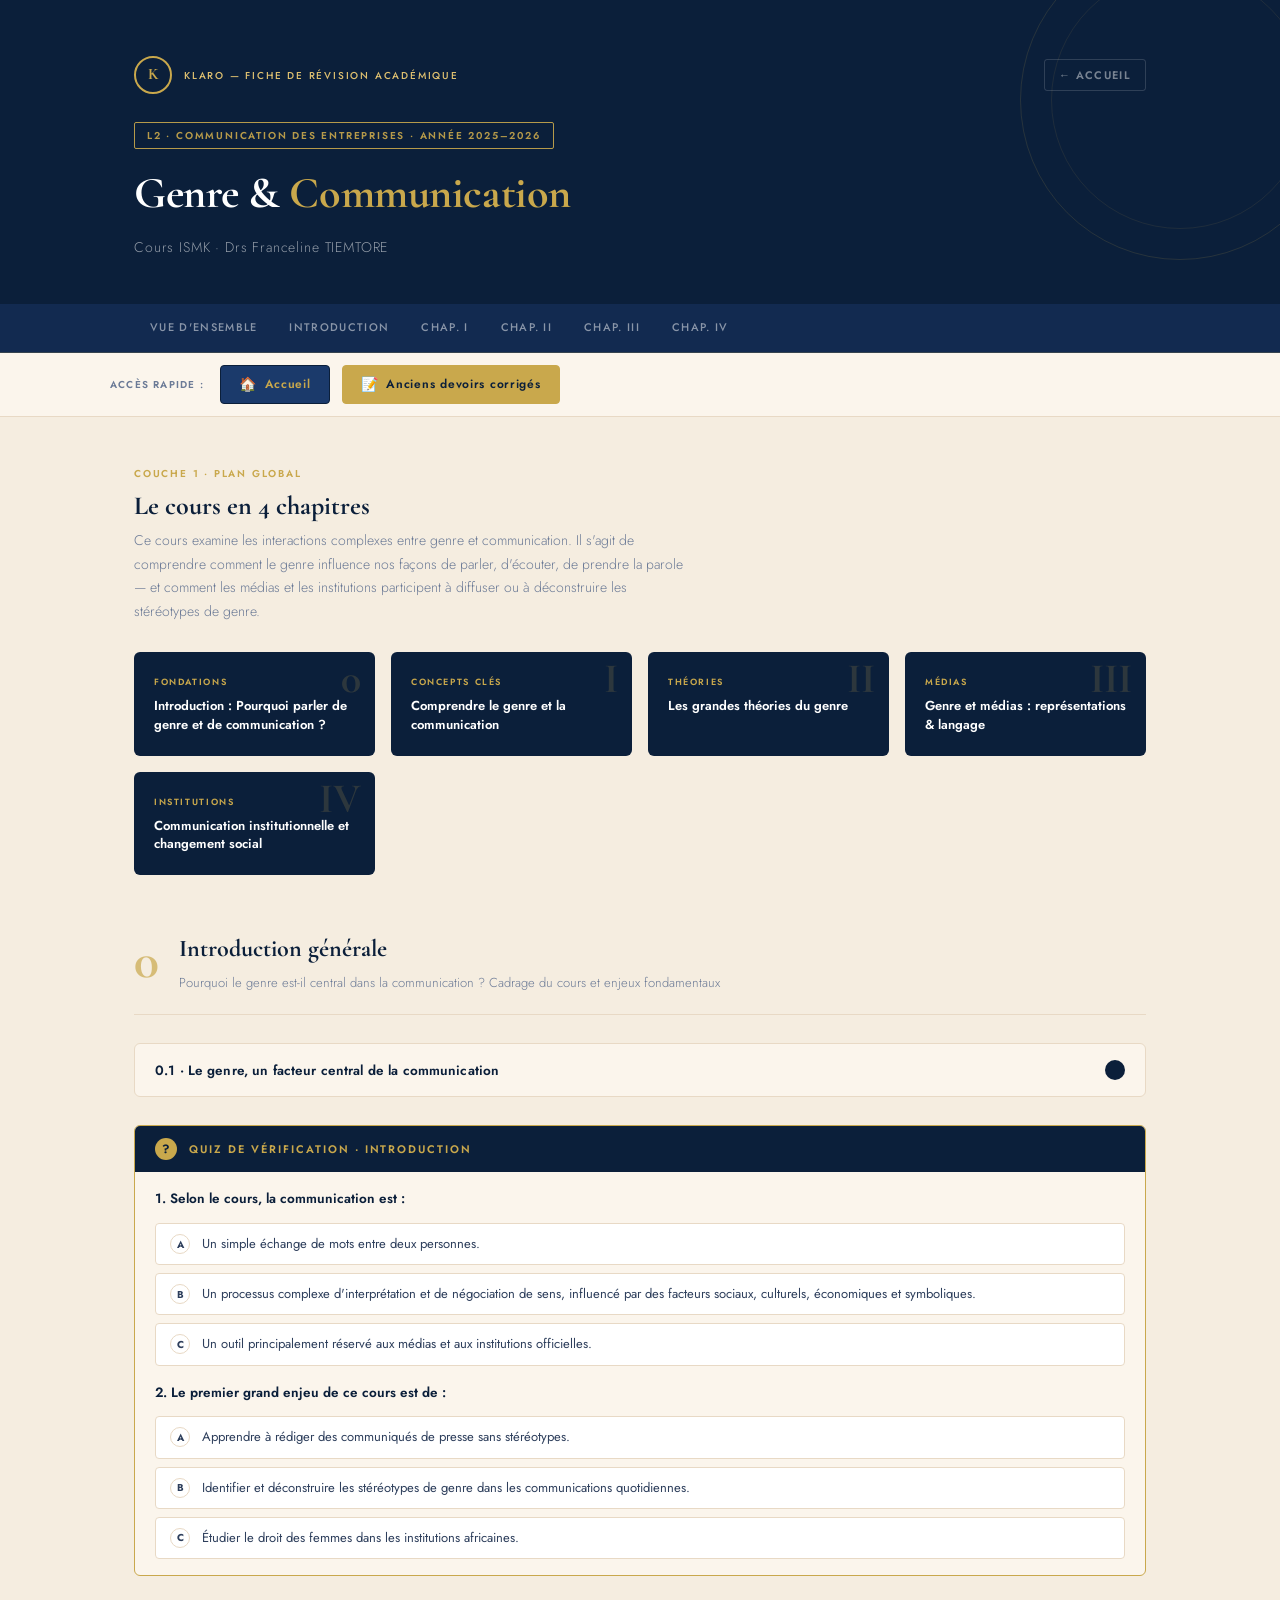
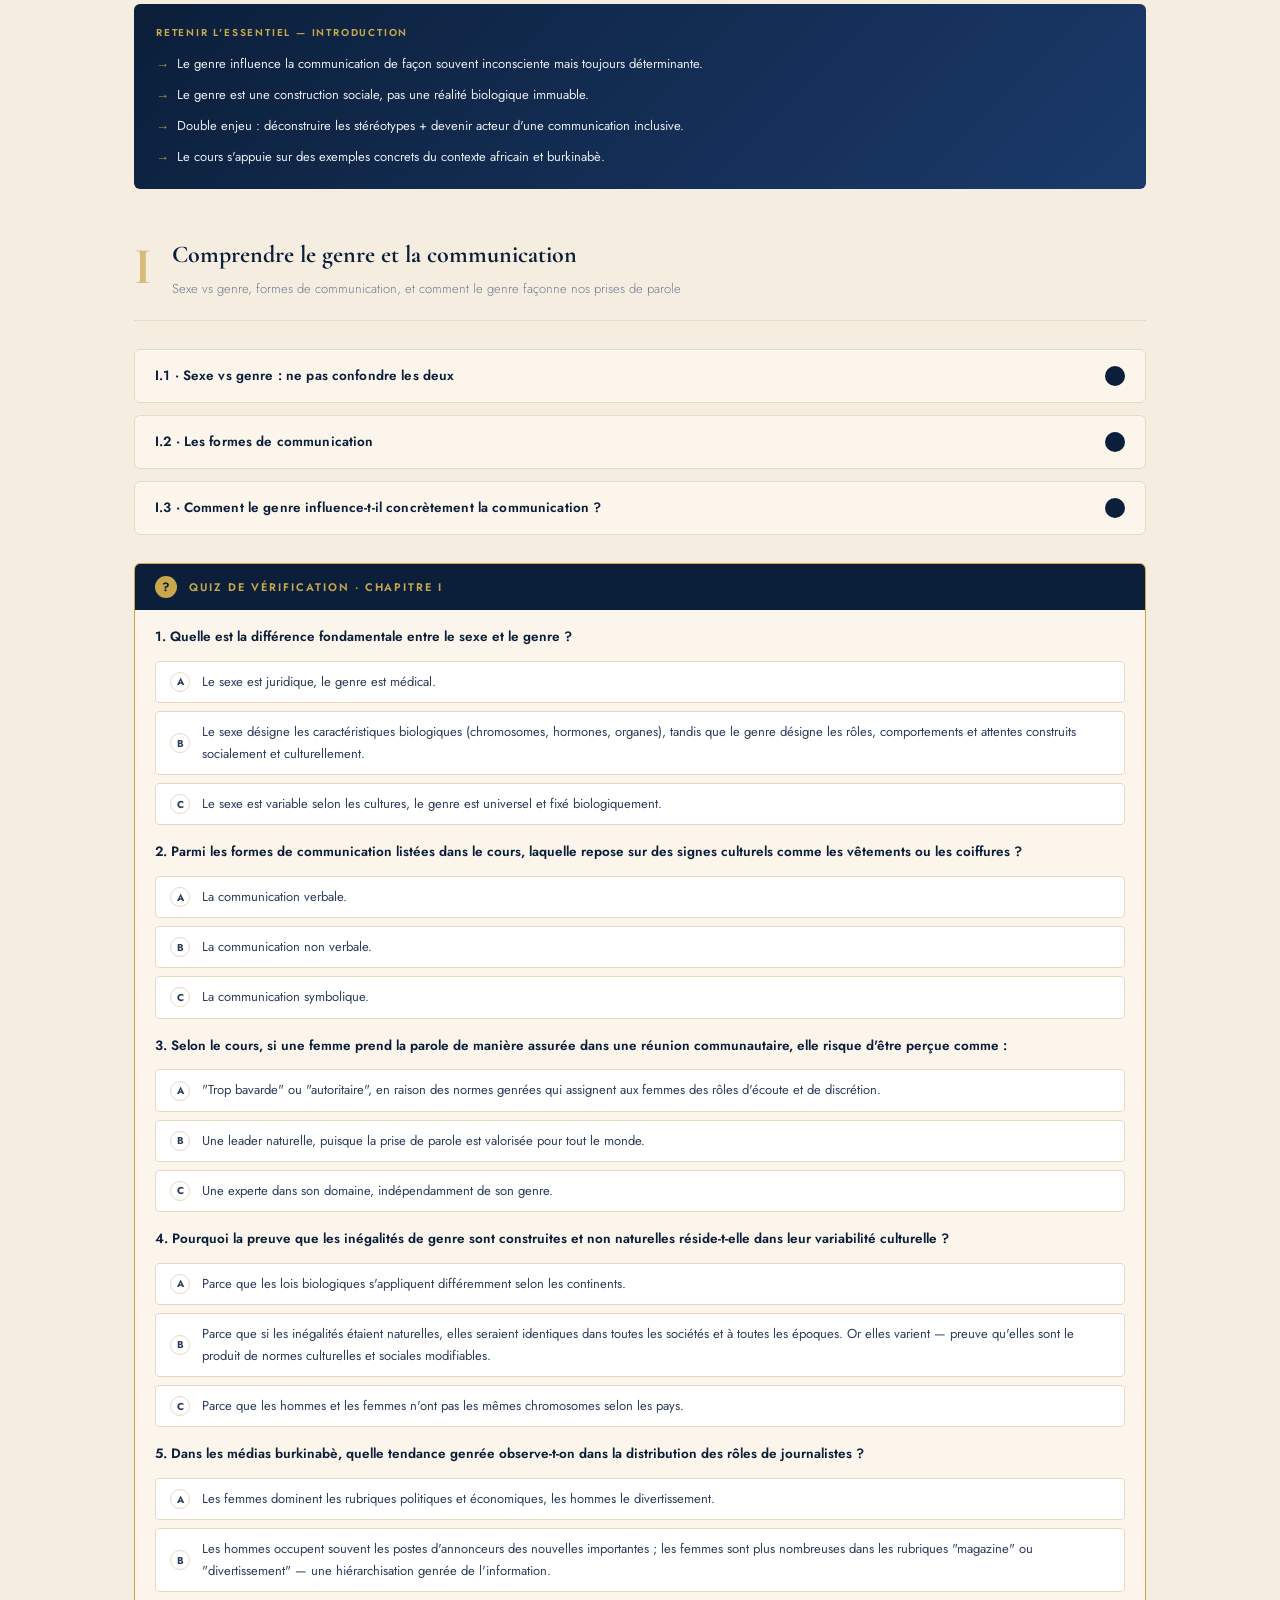
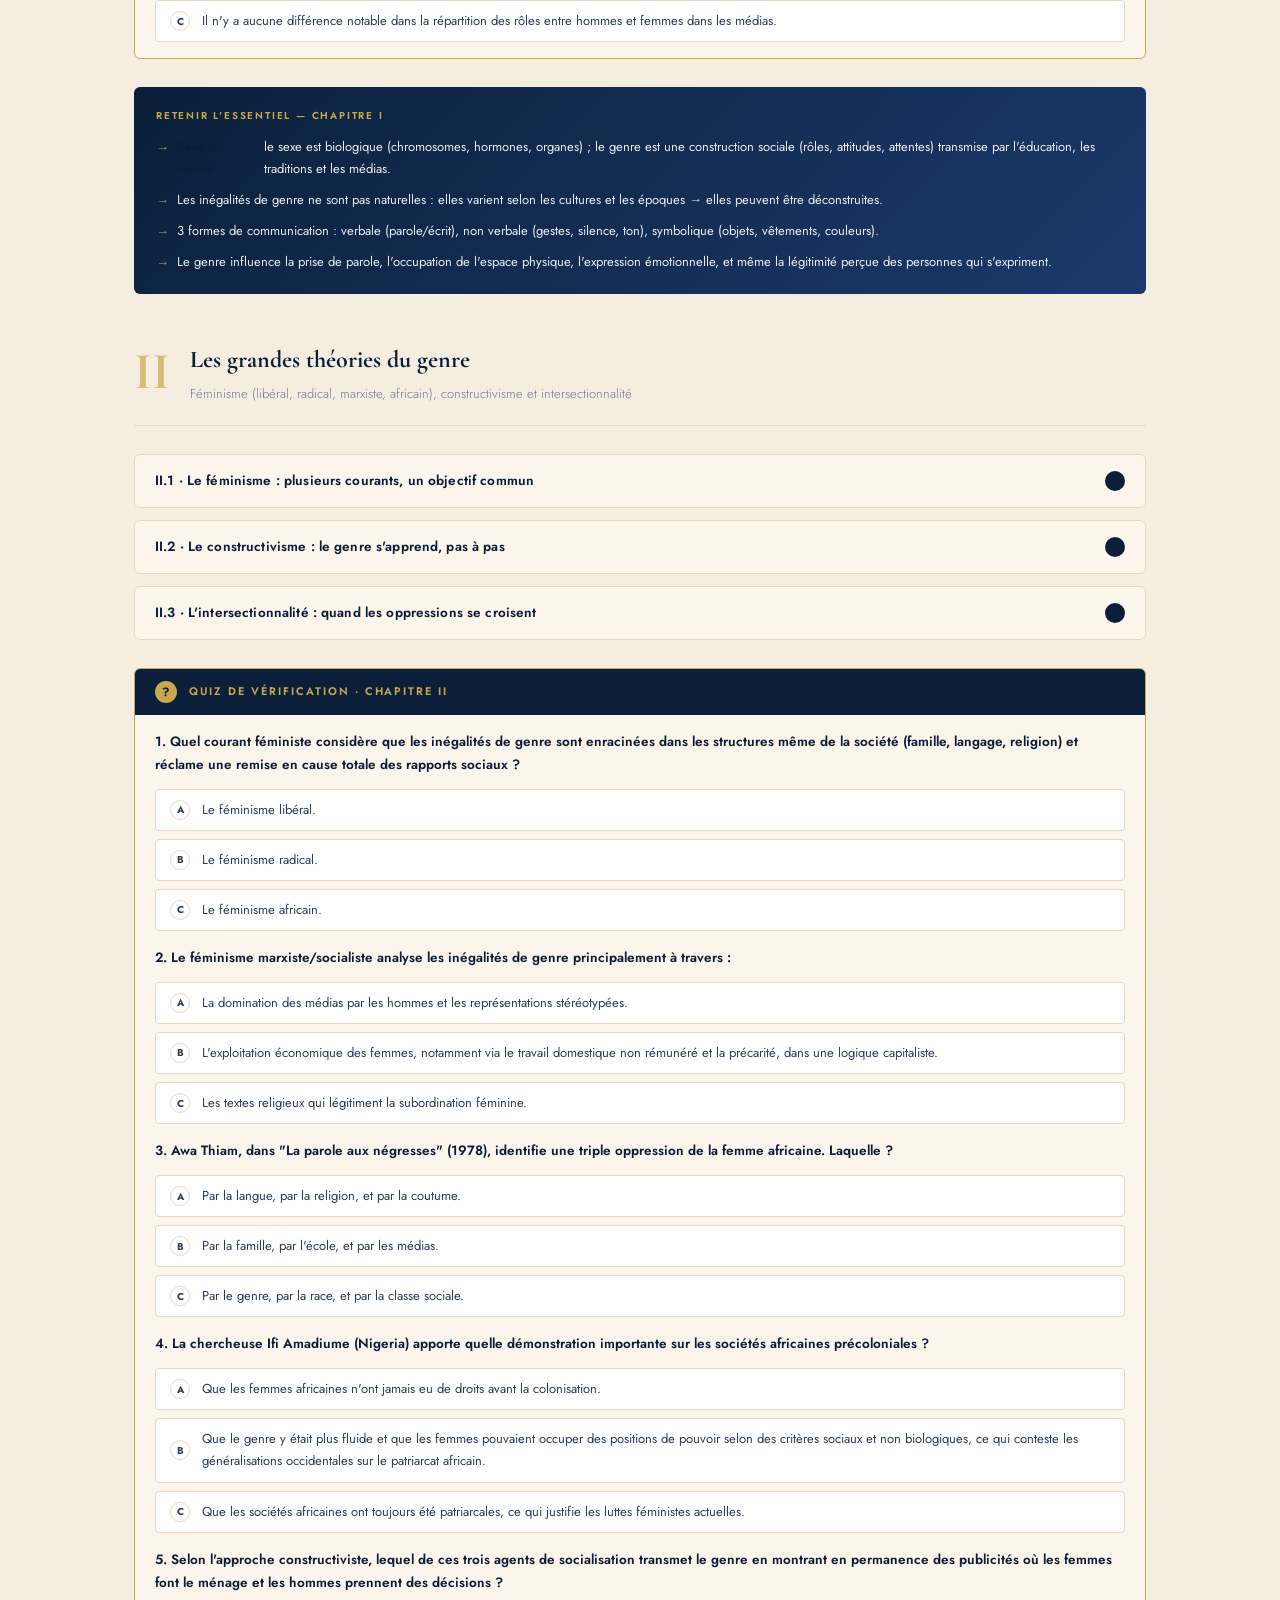
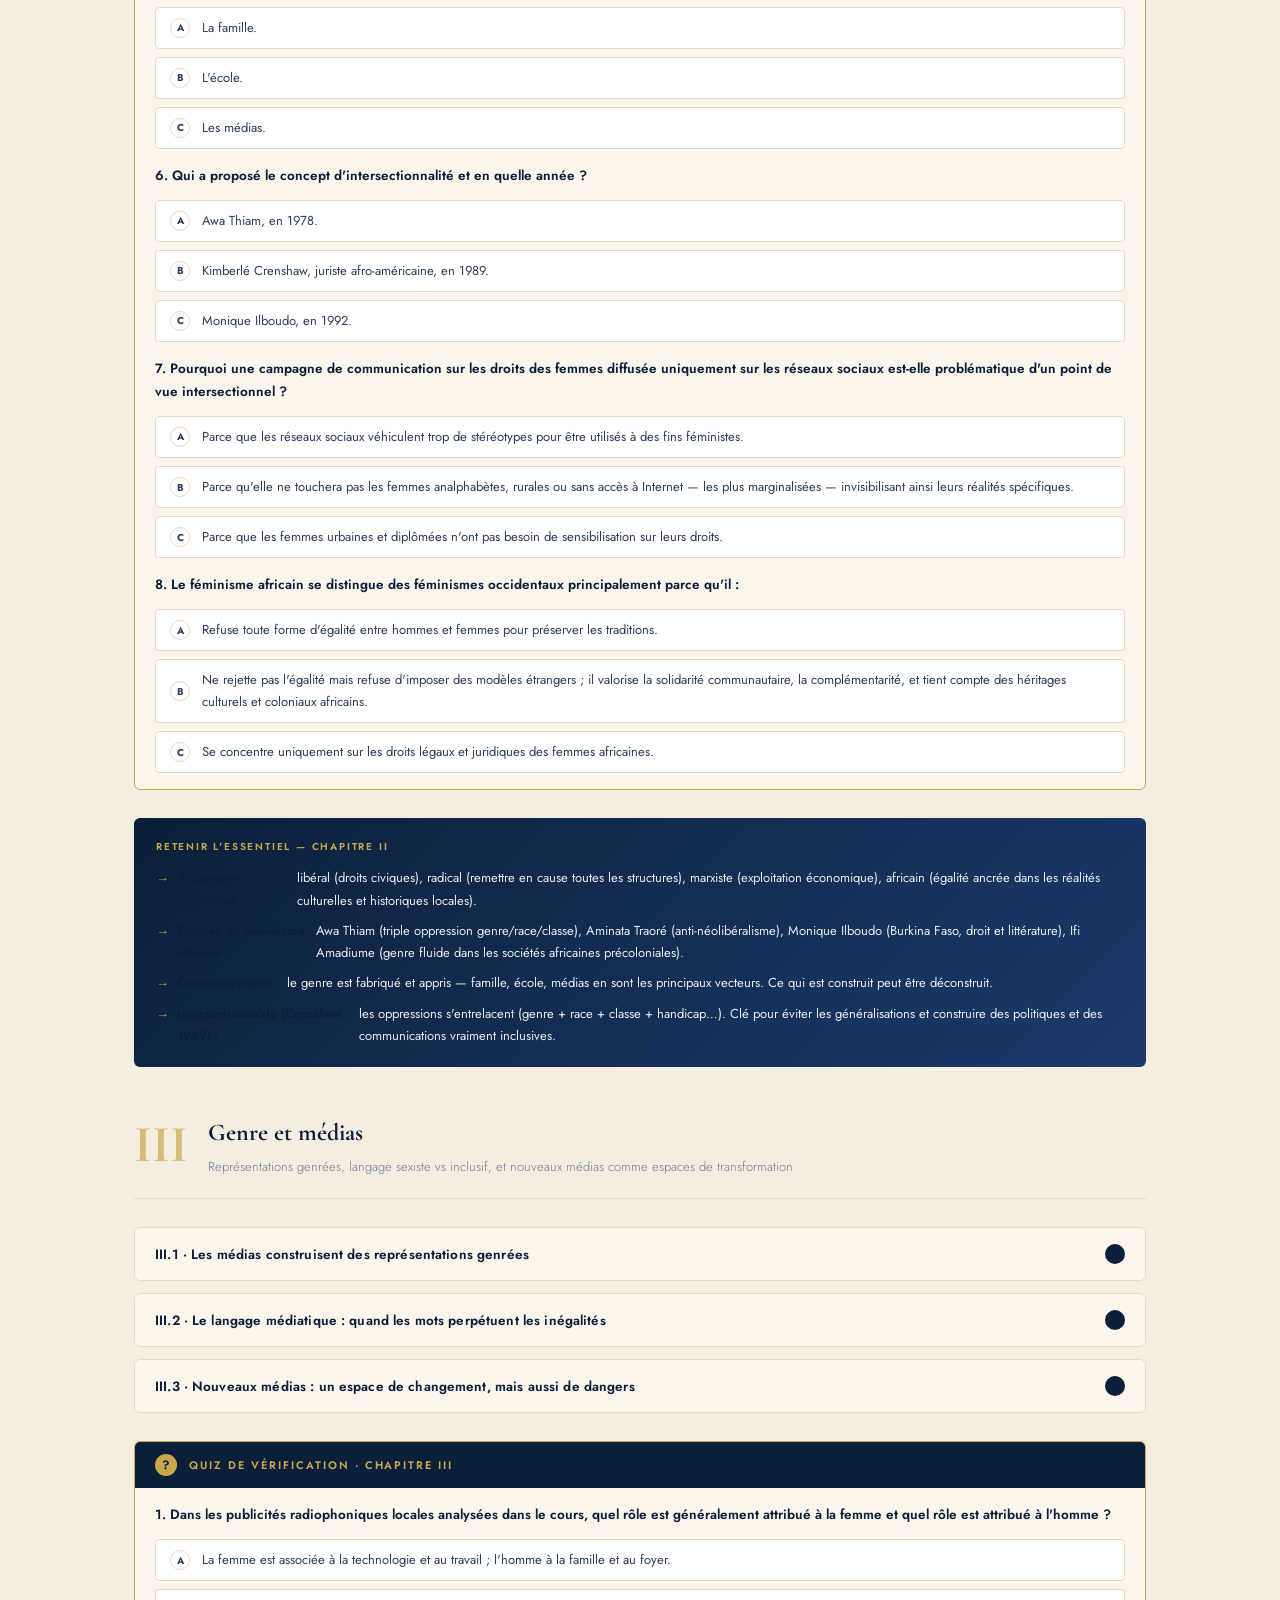
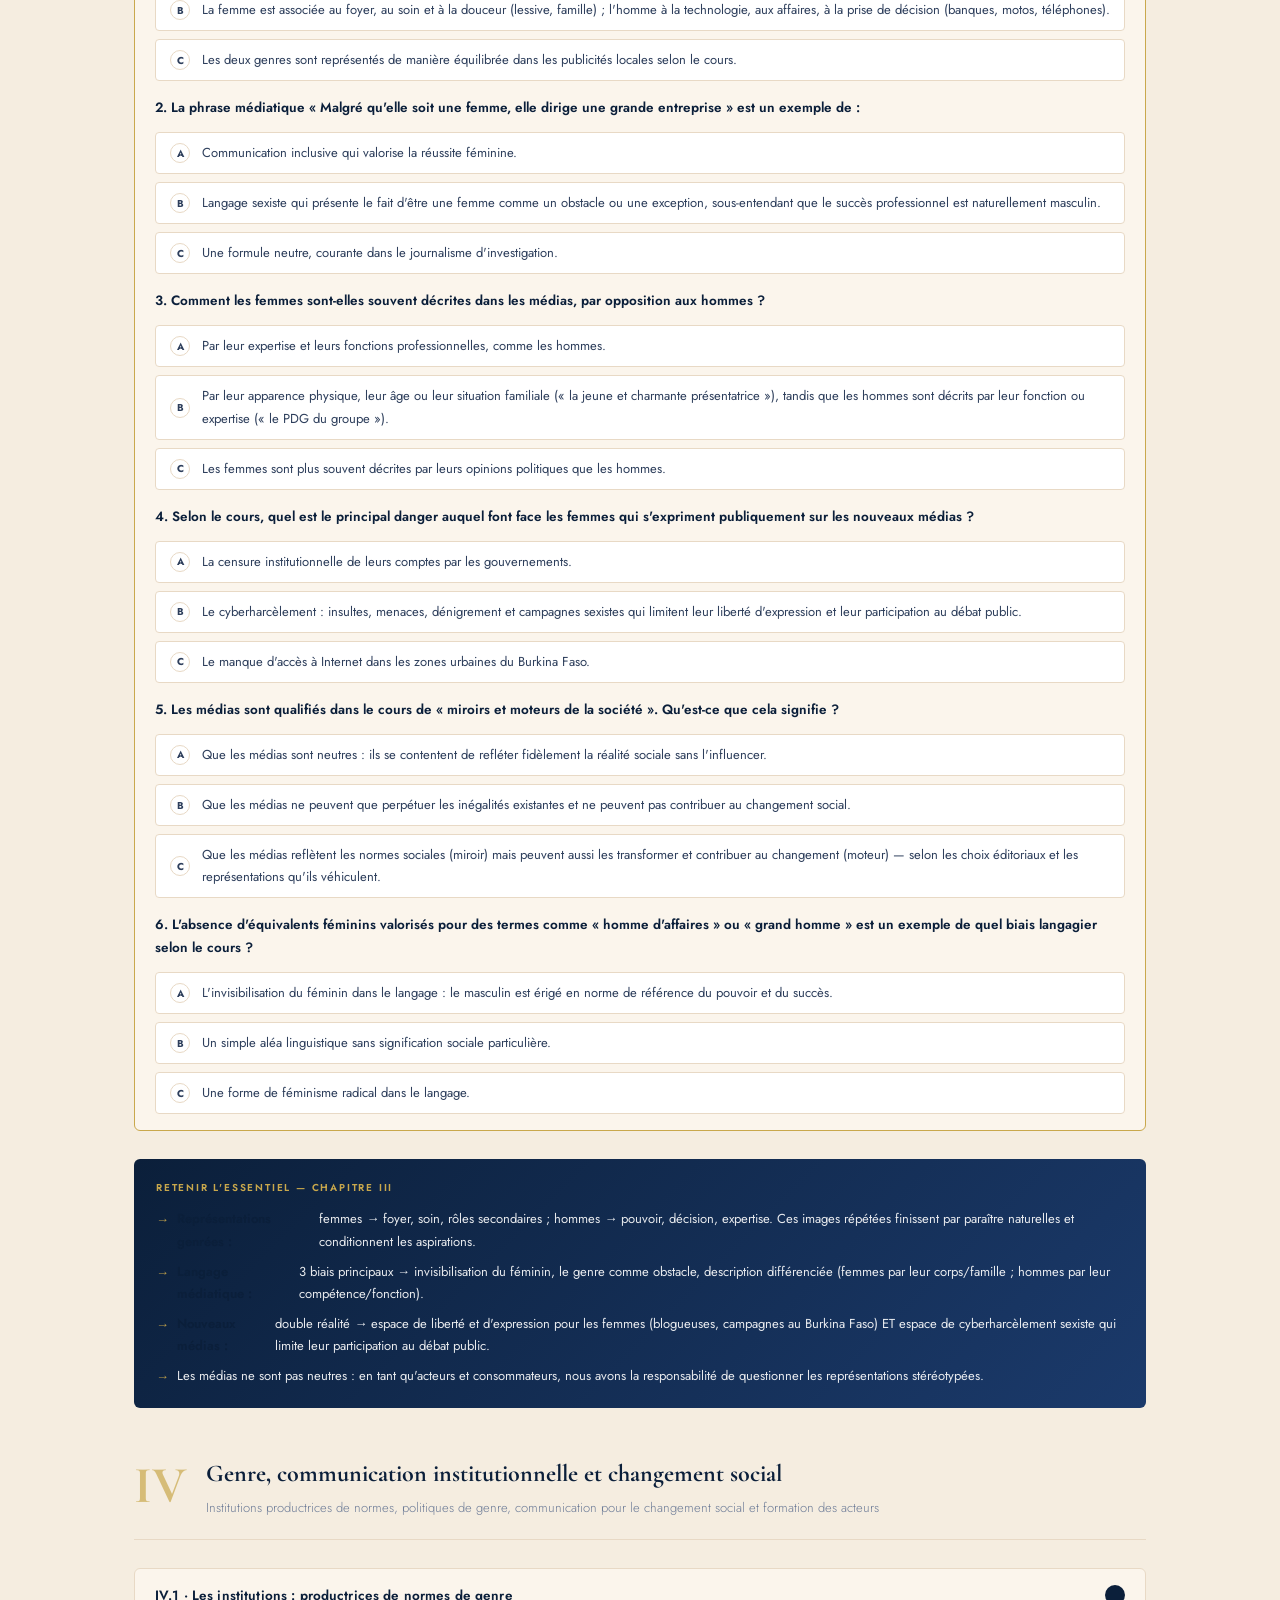
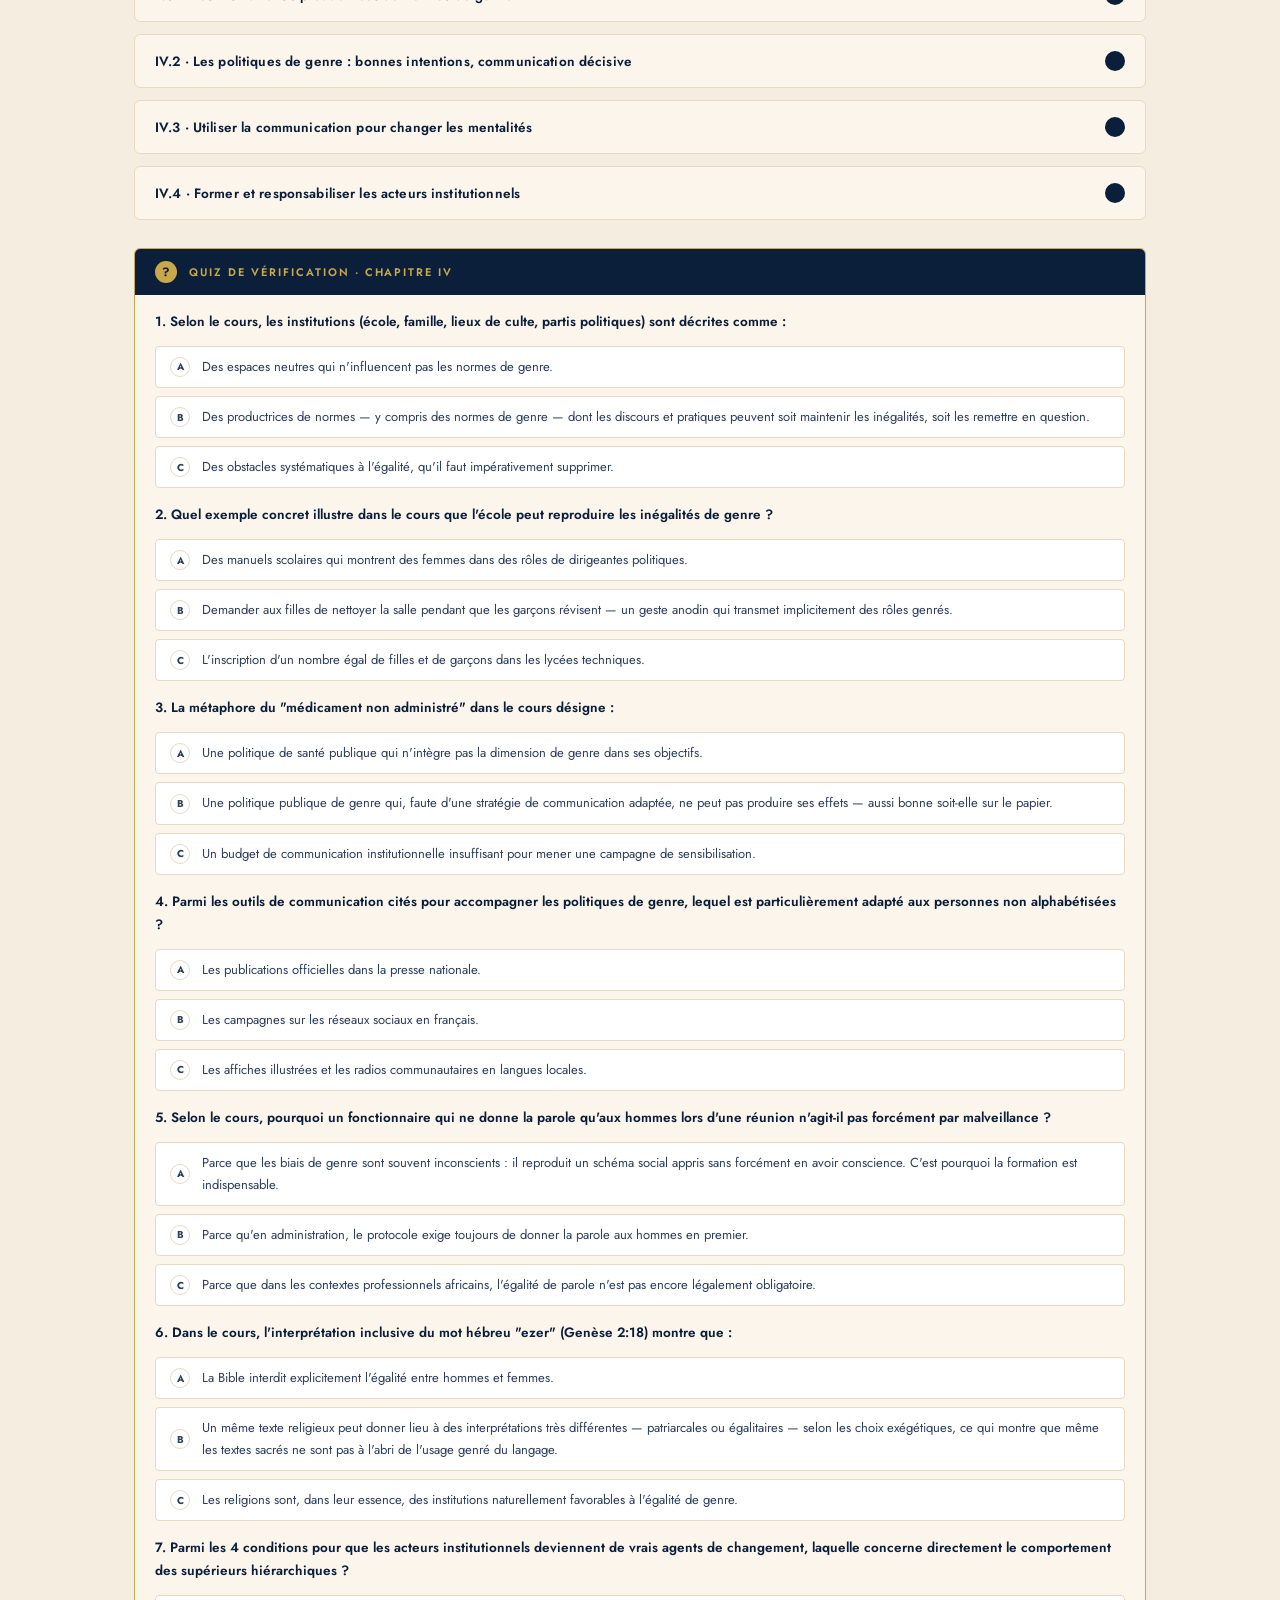
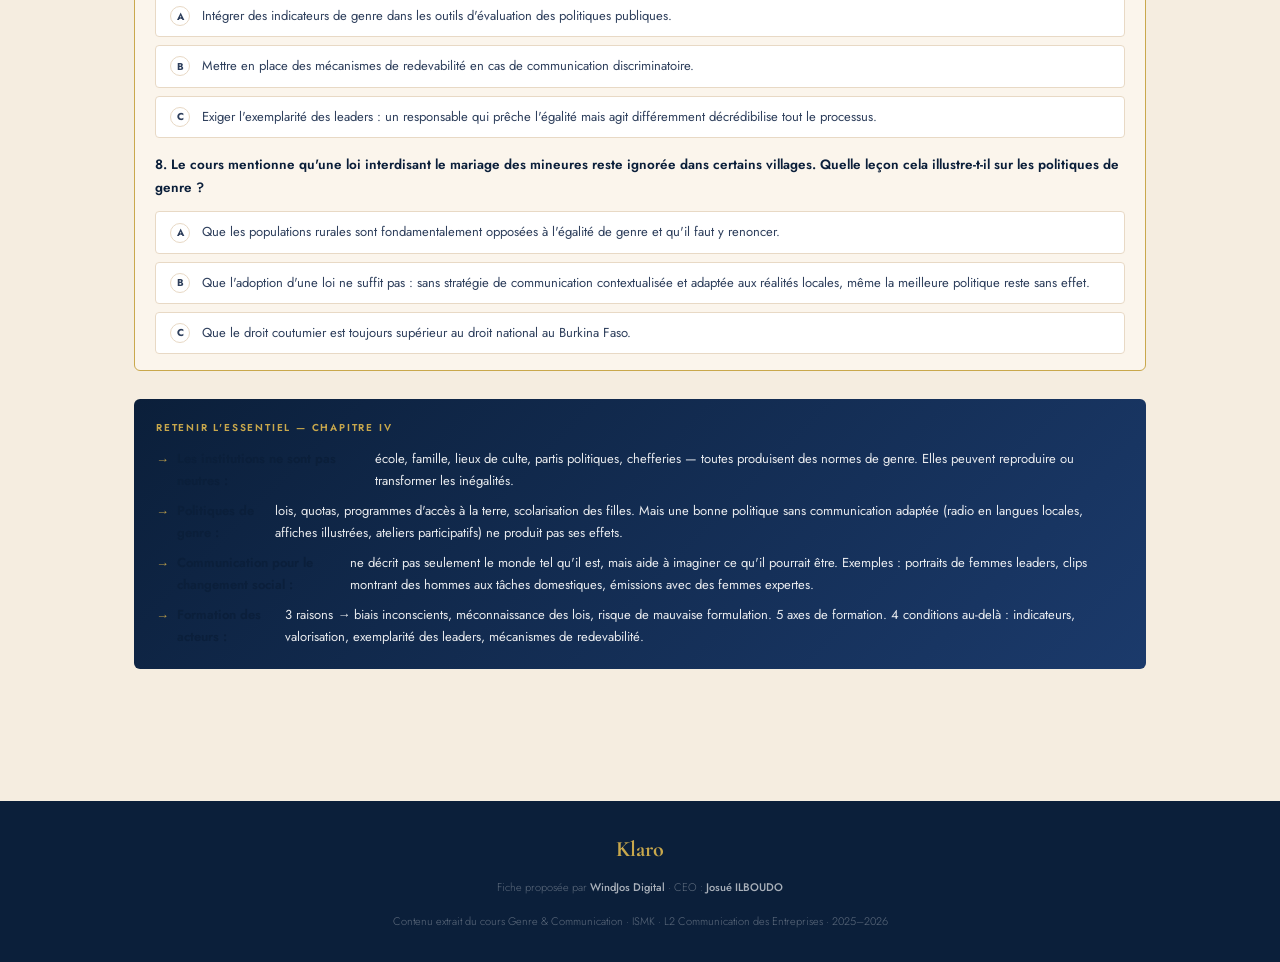
<file: fiche/Genre et Com..html>
<!DOCTYPE html>
<html lang="fr">
<head>
  <meta charset="UTF-8"/>
  <meta name="viewport" content="width=device-width, initial-scale=1.0"/>
  <title>Fiche Genre &amp; Communication — L2 Communication des Entreprises · Klaro</title>
  <meta name="description" content="Fiche de révision complète sur Genre et Communication : concepts de base, théories féministes, médias et genres, communication institutionnelle. ISMK L2 2025–2026."/>

  <!-- ── Polices Google Fonts ── -->
  <link rel="preconnect" href="https://fonts.googleapis.com"/>
  <link rel="preconnect" href="https://fonts.gstatic.com" crossorigin/>
  <link href="https://fonts.googleapis.com/css2?family=Cormorant+Garamond:ital,wght@0,400;0,600;0,700;1,400&family=Jost:wght@300;400;500;600&display=swap" rel="stylesheet"/>

  <!-- ── Feuilles de style (ordre obligatoire) ── -->
  <link rel="stylesheet" href="../assets/css/variables.css"/>
  <link rel="stylesheet" href="../assets/css/base.css"/>
  <link rel="stylesheet" href="../assets/css/components.css"/>
  <link rel="stylesheet" href="../assets/css/fiche.css"/>
</head>
<body class="fiche-page">


  <!-- ═══════════════════════════════════════════
       EN-TÊTE DE LA FICHE
  ════════════════════════════════════════════ -->
  <header class="fiche-header">

    <div class="fiche-header__deco" aria-hidden="true"></div>

    <div class="fiche-header__inner">

      <div class="fiche-header__brand">
        <a
          href="../index.html"
          style="display:flex; align-items:center; gap:12px; text-decoration:none;"
          title="Retour à l'accueil Klaro"
        >
          <div class="fiche-header__brand-logo" aria-hidden="true">K</div>
          <span class="fiche-header__brand-text">Klaro — Fiche de révision académique</span>
        </a>

        <a
          href="../index.html"
          style="margin-left:auto; font-size:11px; font-weight:600;
                 letter-spacing:0.12em; text-transform:uppercase;
                 color:rgba(255,255,255,0.45); text-decoration:none;
                 border:1px solid rgba(255,255,255,0.15); border-radius:3px;
                 padding:6px 14px; transition:all 0.2s; white-space:nowrap;"
          onmouseover="this.style.color='var(--color-gold)'; this.style.borderColor='var(--color-gold)';"
          onmouseout="this.style.color='rgba(255,255,255,0.45)'; this.style.borderColor='rgba(255,255,255,0.15)';"
          title="Retour à l'accueil"
        >
          ← Accueil
        </a>
      </div>

      <div class="fiche-header__tag">L2 · Communication des Entreprises · Année 2025–2026</div>

      <h1 class="fiche-header__title">
        Genre &amp; <em>Communication</em>
      </h1>

      <p class="fiche-header__subtitle">
        Cours ISMK · Drs Franceline TIEMTORE
      </p>

    </div>
  </header>


  <!-- ═══════════════════════════════════════════
       NAVIGATION INTERNE
  ════════════════════════════════════════════ -->
  <nav class="fiche-nav" aria-label="Navigation dans la fiche">
    <div class="fiche-nav__inner">
      <a class="fiche-nav__link" href="#apercu">Vue d'ensemble</a>
      <a class="fiche-nav__link" href="#intro">Introduction</a>
      <a class="fiche-nav__link" href="#chap1">Chap. I</a>
      <a class="fiche-nav__link" href="#chap2">Chap. II</a>
      <a class="fiche-nav__link" href="#chap3">Chap. III</a>
      <a class="fiche-nav__link" href="#chap4">Chap. IV</a>
    </div>
  </nav>


  <!-- ═══════════════════════════════════════════
       BARRE D'ACTIONS
  ════════════════════════════════════════════ -->
  <div class="fiche-actions">
    <div class="fiche-actions__inner">

      <span class="fiche-actions__label">Accès rapide :</span>

      <a
        class="fiche-action-btn fiche-action-btn--cours"
        href="../index.html"
        title="Retour à l'accueil Klaro"
        style="background:var(--color-navy-light);"
      >
        <span class="fiche-action-btn__icon">🏠</span>
        Accueil
      </a>

      <a
        class="fiche-action-btn fiche-action-btn--cours"
        href="#"
        id="btnCoursOriginal"
        target="_blank"
        rel="noopener noreferrer"
        title="Télécharger le cours original"
      >
        <span class="fiche-action-btn__icon">📄</span>
        Cours original
      </a>

      <a
        class="fiche-action-btn fiche-action-btn--devoirs"
        href="../devoirs/genre-communication-2026.html"
        title="Voir les anciens devoirs corrigés"
      >
        <span class="fiche-action-btn__icon">📝</span>
        Anciens devoirs corrigés
      </a>

    </div>
  </div>


  <!-- ═══════════════════════════════════════════
       CONTENU PRINCIPAL
  ════════════════════════════════════════════ -->
  <main class="fiche-main">


    <!-- ════════════════════════════════════════
         VUE D'ENSEMBLE
    ════════════════════════════════════════ -->
    <section class="overview fade-up" id="apercu">

      <span class="section-label">Couche 1 · Plan Global</span>
      <h2 class="overview__title">Le cours en 4 chapitres</h2>
      <p class="overview__intro">
        Ce cours examine les interactions complexes entre genre et communication. Il s'agit de comprendre
        comment le genre influence nos façons de parler, d'écouter, de prendre la parole — et comment
        les médias et les institutions participent à diffuser ou à déconstruire les stéréotypes de genre.
      </p>

      <div class="overview__grid">

        <a class="chapter-card" href="#intro">
          <div class="chapter-card__num" aria-hidden="true">0</div>
          <div class="chapter-card__tag">Fondations</div>
          <div class="chapter-card__title">Introduction : Pourquoi parler de genre et de communication ?</div>
        </a>

        <a class="chapter-card" href="#chap1">
          <div class="chapter-card__num" aria-hidden="true">I</div>
          <div class="chapter-card__tag">Concepts clés</div>
          <div class="chapter-card__title">Comprendre le genre et la communication</div>
        </a>

        <a class="chapter-card" href="#chap2">
          <div class="chapter-card__num" aria-hidden="true">II</div>
          <div class="chapter-card__tag">Théories</div>
          <div class="chapter-card__title">Les grandes théories du genre</div>
        </a>

        <a class="chapter-card" href="#chap3">
          <div class="chapter-card__num" aria-hidden="true">III</div>
          <div class="chapter-card__tag">Médias</div>
          <div class="chapter-card__title">Genre et médias : représentations &amp; langage</div>
        </a>

        <a class="chapter-card" href="#chap4">
          <div class="chapter-card__num" aria-hidden="true">IV</div>
          <div class="chapter-card__tag">Institutions</div>
          <div class="chapter-card__title">Communication institutionnelle et changement social</div>
        </a>

      </div>
    </section>


    <!-- ════════════════════════════════════════
         INTRODUCTION
    ════════════════════════════════════════ -->
    <section class="chapter-section fade-up" id="intro">

      <div class="chapter-header">
        <div class="chapter-header__num" aria-hidden="true">0</div>
        <div class="chapter-header__text">
          <h2 class="chapter-header__title">Introduction générale</h2>
          <p class="chapter-header__desc">
            Pourquoi le genre est-il central dans la communication ? Cadrage du cours et enjeux fondamentaux
          </p>
        </div>
      </div>

      <div class="accordion">
        <button class="accordion__trigger" aria-expanded="false" onclick="toggleAccordion(this)">
          <span class="accordion__title">0.1 · Le genre, un facteur central de la communication</span>
          <span class="accordion__icon" aria-hidden="true"><svg viewBox="0 0 10 10"><path d="M5 1v8M1 5h8"/></svg></span>
        </button>
        <div class="accordion__body">
          <div class="content-block">

            <p>La communication est bien plus qu'un simple échange de mots. C'est un processus complexe d'interprétation et de négociation de sens entre les individus. À chaque interaction — à la maison, à l'école, au travail, dans les médias ou dans les institutions — les messages que nous envoyons et recevons sont influencés par des facteurs sociaux, culturels, économiques et symboliques. Parmi tous ces facteurs, <strong>le genre occupe une place centrale</strong>, souvent inconsciente mais toujours déterminante.</p>

            <div class="def-box">
              Le genre est une <strong>construction sociale et culturelle</strong>. Ce n'est pas notre biologie qui décide de nos rôles dans la société, mais bien les normes, les traditions, l'éducation et les médias qui nous transmettent ces rôles dès le plus jeune âge.
            </div>

            <p><strong>Les deux grands enjeux du cours :</strong></p>
            <div class="key-points">
              <div class="key-point"><div class="key-point__dot"></div><span><strong>Identifier et déconstruire</strong> les stéréotypes de genre présents dans les communications quotidiennes.</span></div>
              <div class="key-point"><div class="key-point__dot"></div><span><strong>Devenir acteurs du changement</strong> : produire des discours inclusifs, sensibles au genre, respectueux de la diversité.</span></div>
            </div>

            <p><strong>Structure du cours en 4 chapitres :</strong></p>
            <table class="data-table">
              <thead>
                <tr><th>Chapitre</th><th>Contenu</th></tr>
              </thead>
              <tbody>
                <tr><td><strong>Chap. I</strong></td><td>Introduction aux concepts de base : genre, sexe, identité de genre, communication.</td></tr>
                <tr><td><strong>Chap. II</strong></td><td>Les grandes théories du genre : féminisme, constructivisme, intersectionnalité.</td></tr>
                <tr><td><strong>Chap. III</strong></td><td>Analyse critique des représentations médiatiques du genre.</td></tr>
                <tr><td><strong>Chap. IV</strong></td><td>Discours institutionnels et politiques : comment la communication peut-elle contribuer à l'égalité ?</td></tr>
              </tbody>
            </table>

          </div>
        </div>
      </div>

      <!-- Quiz Intro -->
      <div class="quiz">
        <div class="quiz__header">
          <div class="quiz__header-icon" aria-hidden="true">?</div>
          <span class="quiz__header-label">Quiz de vérification · Introduction</span>
        </div>
        <div class="quiz__questions">

          <div class="quiz__question">
            <div class="quiz__question-text">1. Selon le cours, la communication est :</div>
            <div class="quiz__options">
              <div class="quiz__option" onclick="repondre(this, false)"><span class="quiz__option-circle">A</span> Un simple échange de mots entre deux personnes.</div>
              <div class="quiz__option" onclick="repondre(this, true)"><span class="quiz__option-circle">B</span> Un processus complexe d'interprétation et de négociation de sens, influencé par des facteurs sociaux, culturels, économiques et symboliques.</div>
              <div class="quiz__option" onclick="repondre(this, false)"><span class="quiz__option-circle">C</span> Un outil principalement réservé aux médias et aux institutions officielles.</div>
            </div>
            <div class="quiz__feedback"></div>
          </div>

          <div class="quiz__question">
            <div class="quiz__question-text">2. Le premier grand enjeu de ce cours est de :</div>
            <div class="quiz__options">
              <div class="quiz__option" onclick="repondre(this, false)"><span class="quiz__option-circle">A</span> Apprendre à rédiger des communiqués de presse sans stéréotypes.</div>
              <div class="quiz__option" onclick="repondre(this, true)"><span class="quiz__option-circle">B</span> Identifier et déconstruire les stéréotypes de genre dans les communications quotidiennes.</div>
              <div class="quiz__option" onclick="repondre(this, false)"><span class="quiz__option-circle">C</span> Étudier le droit des femmes dans les institutions africaines.</div>
            </div>
            <div class="quiz__feedback"></div>
          </div>

        </div>
      </div>

      <div class="retenir">
        <div class="retenir__title">Retenir l'essentiel — Introduction</div>
        <ul class="retenir__list">
          <li>Le genre influence la communication de façon souvent inconsciente mais toujours déterminante.</li>
          <li>Le genre est une construction sociale, pas une réalité biologique immuable.</li>
          <li>Double enjeu : déconstruire les stéréotypes + devenir acteur d'une communication inclusive.</li>
          <li>Le cours s'appuie sur des exemples concrets du contexte africain et burkinabè.</li>
        </ul>
      </div>

    </section>


    <!-- ════════════════════════════════════════
         CHAPITRE I
    ════════════════════════════════════════ -->
    <section class="chapter-section fade-up" id="chap1">

      <div class="chapter-header">
        <div class="chapter-header__num" aria-hidden="true">I</div>
        <div class="chapter-header__text">
          <h2 class="chapter-header__title">Comprendre le genre et la communication</h2>
          <p class="chapter-header__desc">
            Sexe vs genre, formes de communication, et comment le genre façonne nos prises de parole
          </p>
        </div>
      </div>

      <!-- I.1 -->
      <div class="accordion">
        <button class="accordion__trigger" aria-expanded="false" onclick="toggleAccordion(this)">
          <span class="accordion__title">I.1 · Sexe vs genre : ne pas confondre les deux</span>
          <span class="accordion__icon" aria-hidden="true"><svg viewBox="0 0 10 10"><path d="M5 1v8M1 5h8"/></svg></span>
        </button>
        <div class="accordion__body">
          <div class="content-block">

            <p>C'est la distinction fondamentale de tout ce cours. On l'entend souvent confondre dans la vie courante, donc soyons clairs :</p>

            <table class="data-table">
              <thead>
                <tr><th>Concept</th><th>Nature</th><th>Ce que ça désigne</th><th>Exemple concret</th></tr>
              </thead>
              <tbody>
                <tr>
                  <td><strong>Le Sexe</strong></td>
                  <td>Biologique</td>
                  <td>Caractéristiques physiques et physiologiques : organes génitaux, chromosomes (XX/XY), hormones (œstrogène, testostérone).</td>
                  <td>Un homme a des chromosomes XY. C'est une réalité biologique, pas une décision sociale.</td>
                </tr>
                <tr>
                  <td><strong>Le Genre</strong></td>
                  <td>Social &amp; culturel</td>
                  <td>Rôles, comportements, attitudes et attentes que la société construit autour du fait d'être homme ou femme.</td>
                  <td>« Les filles doivent s'occuper des enfants » — c'est une norme sociale, pas une loi de la nature.</td>
                </tr>
              </tbody>
            </table>

            <div class="def-box">
              <strong>À retenir :</strong> Si les inégalités entre hommes et femmes étaient naturelles, elles seraient les mêmes partout dans le monde et à toutes les époques. Or, elles varient selon les sociétés et les cultures. C'est la preuve qu'elles sont construites — et donc qu'elles peuvent être changées.
            </div>

            <p><strong>Illustration concrète — Burkina Faso :</strong> Dans certaines familles, une fille qui aide sa mère à cuisiner est félicitée comme une « bonne future épouse ». Un garçon qui veut apprendre à cuisiner peut être moqué. Pourtant, cuisiner n'a rien à voir avec le sexe biologique : c'est un <em>rôle social de genre</em> appris et transmis culturellement.</p>

            <p><strong>Comment les stéréotypes de genre se transmettent-ils ?</strong> Par l'éducation, les traditions, les religions, les médias, et les pratiques quotidiennes. Ils commencent dès l'enfance et semblent tellement répandus qu'ils finissent par paraître naturels — alors qu'ils ne le sont pas.</p>

          </div>
        </div>
      </div>

      <!-- I.2 -->
      <div class="accordion">
        <button class="accordion__trigger" aria-expanded="false" onclick="toggleAccordion(this)">
          <span class="accordion__title">I.2 · Les formes de communication</span>
          <span class="accordion__icon" aria-hidden="true"><svg viewBox="0 0 10 10"><path d="M5 1v8M1 5h8"/></svg></span>
        </button>
        <div class="accordion__body">
          <div class="content-block">

            <p>La communication, c'est le processus par lequel des informations, des idées, des émotions et des messages sont échangés entre des individus. Elle prend plusieurs formes :</p>

            <div class="key-points">
              <div class="key-point"><div class="key-point__dot"></div><span><strong>Communication verbale :</strong> usage de la parole, à l'oral ou à l'écrit. Elle permet de transmettre des idées de manière directe.</span></div>
              <div class="key-point"><div class="key-point__dot"></div><span><strong>Communication non verbale :</strong> gestes, postures, expressions du visage, regard, ton de la voix, silence. Elle peut parfois contredire ou renforcer ce qui est dit verbalement.</span></div>
              <div class="key-point"><div class="key-point__dot"></div><span><strong>Communication symbolique :</strong> signes ou objets qui véhiculent un sens culturel — vêtements, coiffures, couleurs, symboles religieux, etc.</span></div>
            </div>

            <div class="def-box">
              <strong>Exemple local :</strong> Dans certaines cérémonies traditionnelles au Burkina Faso, la manière dont une femme est habillée peut indiquer son statut social, son âge ou son rôle dans la communauté. La tenue vestimentaire est ici une communication symbolique chargée de sens.
            </div>

            <p><strong>Le genre s'invite jusque dans les codes non verbaux :</strong> un homme qui parle en se tenant droit, en haussant le ton est perçu comme affirmé et autoritaire. Une femme qui ferait exactement la même chose dans le même contexte pourrait être perçue comme arrogante ou déplacée. Les codes de la communication ne sont donc pas neutres — ils sont genrés.</p>

          </div>
        </div>
      </div>

      <!-- I.3 -->
      <div class="accordion">
        <button class="accordion__trigger" aria-expanded="false" onclick="toggleAccordion(this)">
          <span class="accordion__title">I.3 · Comment le genre influence-t-il concrètement la communication ?</span>
          <span class="accordion__icon" aria-hidden="true"><svg viewBox="0 0 10 10"><path d="M5 1v8M1 5h8"/></svg></span>
        </button>
        <div class="accordion__body">
          <div class="content-block">

            <p>Le genre ne détermine pas seulement <em>ce que</em> nous disons, mais aussi <em>comment</em> nous le disons, <em>à qui</em> nous parlons, et <em>comment</em> nous sommes perçus quand nous prenons la parole.</p>

            <table class="data-table">
              <thead>
                <tr><th>Dimension</th><th>Ce qui se passe pour les hommes</th><th>Ce qui se passe pour les femmes</th></tr>
              </thead>
              <tbody>
                <tr>
                  <td><strong>Prise de parole</strong></td>
                  <td>Socialement encouragés à parler, à donner leur opinion, à diriger.</td>
                  <td>Souvent attendues dans des rôles d'écoute, de soutien ou de discrétion. Une femme qui s'exprime avec assurance peut être jugée "trop bavarde" ou "autoritaire".</td>
                </tr>
                <tr>
                  <td><strong>Espace physique</strong></td>
                  <td>Peuvent s'asseoir les jambes écartées, les bras étendus — posture d'expansion.</td>
                  <td>Adoptent souvent une posture plus discrète, plus contenue. Ces attitudes sont apprises dès l'enfance.</td>
                </tr>
                <tr>
                  <td><strong>Expression émotionnelle</strong></td>
                  <td>Appris à ne pas pleurer, à ne pas montrer leurs faiblesses.</td>
                  <td>La sensibilité et l'émotion sont tolérées, voire attendues.</td>
                </tr>
              </tbody>
            </table>

            <p><strong>Trois exemples concrets au Burkina Faso (tirés du cours) :</strong></p>
            <div class="key-points">
              <div class="key-point"><div class="key-point__dot"></div><span><strong>En classe :</strong> Un garçon qui contredit un enseignant est vu comme audacieux ou curieux. Une fille qui fait la même chose est parfois perçue comme insolente ou mal élevée.</span></div>
              <div class="key-point"><div class="key-point__dot"></div><span><strong>Dans les médias :</strong> Les présentateurs sont souvent des hommes pour les nouvelles importantes ; les femmes se retrouvent davantage dans les rubriques « magazine » ou « divertissement ». C'est une hiérarchisation genrée de l'information.</span></div>
              <div class="key-point"><div class="key-point__dot"></div><span><strong>Dans les familles :</strong> On encourage les garçons à parler fort, à s'affirmer. Les filles sont invitées à se taire, à être polies, à ne pas contredire les aînés — des apprentissages qui conditionnent leurs comportements futurs dans la vie professionnelle.</span></div>
            </div>

          </div>
        </div>
      </div>

      <!-- Quiz I -->
      <div class="quiz">
        <div class="quiz__header">
          <div class="quiz__header-icon" aria-hidden="true">?</div>
          <span class="quiz__header-label">Quiz de vérification · Chapitre I</span>
        </div>
        <div class="quiz__questions">

          <div class="quiz__question">
            <div class="quiz__question-text">1. Quelle est la différence fondamentale entre le sexe et le genre ?</div>
            <div class="quiz__options">
              <div class="quiz__option" onclick="repondre(this, false)"><span class="quiz__option-circle">A</span> Le sexe est juridique, le genre est médical.</div>
              <div class="quiz__option" onclick="repondre(this, true)"><span class="quiz__option-circle">B</span> Le sexe désigne les caractéristiques biologiques (chromosomes, hormones, organes), tandis que le genre désigne les rôles, comportements et attentes construits socialement et culturellement.</div>
              <div class="quiz__option" onclick="repondre(this, false)"><span class="quiz__option-circle">C</span> Le sexe est variable selon les cultures, le genre est universel et fixé biologiquement.</div>
            </div>
            <div class="quiz__feedback"></div>
          </div>

          <div class="quiz__question">
            <div class="quiz__question-text">2. Parmi les formes de communication listées dans le cours, laquelle repose sur des signes culturels comme les vêtements ou les coiffures ?</div>
            <div class="quiz__options">
              <div class="quiz__option" onclick="repondre(this, false)"><span class="quiz__option-circle">A</span> La communication verbale.</div>
              <div class="quiz__option" onclick="repondre(this, false)"><span class="quiz__option-circle">B</span> La communication non verbale.</div>
              <div class="quiz__option" onclick="repondre(this, true)"><span class="quiz__option-circle">C</span> La communication symbolique.</div>
            </div>
            <div class="quiz__feedback"></div>
          </div>

          <div class="quiz__question">
            <div class="quiz__question-text">3. Selon le cours, si une femme prend la parole de manière assurée dans une réunion communautaire, elle risque d'être perçue comme :</div>
            <div class="quiz__options">
              <div class="quiz__option" onclick="repondre(this, true)"><span class="quiz__option-circle">A</span> "Trop bavarde" ou "autoritaire", en raison des normes genrées qui assignent aux femmes des rôles d'écoute et de discrétion.</div>
              <div class="quiz__option" onclick="repondre(this, false)"><span class="quiz__option-circle">B</span> Une leader naturelle, puisque la prise de parole est valorisée pour tout le monde.</div>
              <div class="quiz__option" onclick="repondre(this, false)"><span class="quiz__option-circle">C</span> Une experte dans son domaine, indépendamment de son genre.</div>
            </div>
            <div class="quiz__feedback"></div>
          </div>

          <div class="quiz__question">
            <div class="quiz__question-text">4. Pourquoi la preuve que les inégalités de genre sont construites et non naturelles réside-t-elle dans leur variabilité culturelle ?</div>
            <div class="quiz__options">
              <div class="quiz__option" onclick="repondre(this, false)"><span class="quiz__option-circle">A</span> Parce que les lois biologiques s'appliquent différemment selon les continents.</div>
              <div class="quiz__option" onclick="repondre(this, true)"><span class="quiz__option-circle">B</span> Parce que si les inégalités étaient naturelles, elles seraient identiques dans toutes les sociétés et à toutes les époques. Or elles varient — preuve qu'elles sont le produit de normes culturelles et sociales modifiables.</div>
              <div class="quiz__option" onclick="repondre(this, false)"><span class="quiz__option-circle">C</span> Parce que les hommes et les femmes n'ont pas les mêmes chromosomes selon les pays.</div>
            </div>
            <div class="quiz__feedback"></div>
          </div>

          <div class="quiz__question">
            <div class="quiz__question-text">5. Dans les médias burkinabè, quelle tendance genrée observe-t-on dans la distribution des rôles de journalistes ?</div>
            <div class="quiz__options">
              <div class="quiz__option" onclick="repondre(this, false)"><span class="quiz__option-circle">A</span> Les femmes dominent les rubriques politiques et économiques, les hommes le divertissement.</div>
              <div class="quiz__option" onclick="repondre(this, true)"><span class="quiz__option-circle">B</span> Les hommes occupent souvent les postes d'annonceurs des nouvelles importantes ; les femmes sont plus nombreuses dans les rubriques "magazine" ou "divertissement" — une hiérarchisation genrée de l'information.</div>
              <div class="quiz__option" onclick="repondre(this, false)"><span class="quiz__option-circle">C</span> Il n'y a aucune différence notable dans la répartition des rôles entre hommes et femmes dans les médias.</div>
            </div>
            <div class="quiz__feedback"></div>
          </div>

        </div>
      </div>

      <div class="retenir">
        <div class="retenir__title">Retenir l'essentiel — Chapitre I</div>
        <ul class="retenir__list">
          <li><strong>Sexe ≠ Genre :</strong> le sexe est biologique (chromosomes, hormones, organes) ; le genre est une construction sociale (rôles, attitudes, attentes) transmise par l'éducation, les traditions et les médias.</li>
          <li>Les inégalités de genre ne sont pas naturelles : elles varient selon les cultures et les époques → elles peuvent être déconstruites.</li>
          <li>3 formes de communication : verbale (parole/écrit), non verbale (gestes, silence, ton), symbolique (objets, vêtements, couleurs).</li>
          <li>Le genre influence la prise de parole, l'occupation de l'espace physique, l'expression émotionnelle, et même la légitimité perçue des personnes qui s'expriment.</li>
        </ul>
      </div>

    </section>


    <!-- ════════════════════════════════════════
         CHAPITRE II
    ════════════════════════════════════════ -->
    <section class="chapter-section fade-up" id="chap2">

      <div class="chapter-header">
        <div class="chapter-header__num" aria-hidden="true">II</div>
        <div class="chapter-header__text">
          <h2 class="chapter-header__title">Les grandes théories du genre</h2>
          <p class="chapter-header__desc">
            Féminisme (libéral, radical, marxiste, africain), constructivisme et intersectionnalité
          </p>
        </div>
      </div>

      <!-- II.1 -->
      <div class="accordion">
        <button class="accordion__trigger" aria-expanded="false" onclick="toggleAccordion(this)">
          <span class="accordion__title">II.1 · Le féminisme : plusieurs courants, un objectif commun</span>
          <span class="accordion__icon" aria-hidden="true"><svg viewBox="0 0 10 10"><path d="M5 1v8M1 5h8"/></svg></span>
        </button>
        <div class="accordion__body">
          <div class="content-block">

            <div class="def-box">
              Le féminisme est un ensemble de mouvements sociaux, de courants de pensée et de luttes politiques qui visent à dénoncer les inégalités entre les sexes et à promouvoir l'égalité entre femmes et hommes. Ce n'est <strong>pas</strong> une haine des hommes ni une volonté de domination féminine : c'est un combat pour la justice, l'équité et la reconnaissance des droits des femmes.
            </div>

            <p><strong>Les 4 grands courants du féminisme :</strong></p>
            <table class="data-table">
              <thead>
                <tr><th>Courant</th><th>Idée centrale</th><th>Ce qu'il réclame</th></tr>
              </thead>
              <tbody>
                <tr>
                  <td><strong>Féminisme libéral</strong></td>
                  <td>Les femmes doivent avoir les mêmes opportunités que les hommes dans tous les domaines.</td>
                  <td>Droit de vote, accès à l'éducation, au travail, égalité juridique et citoyenneté.</td>
                </tr>
                <tr>
                  <td><strong>Féminisme radical</strong></td>
                  <td>Les inégalités sont enracinées dans les structures mêmes de la société : famille, langage, sexualité, religion.</td>
                  <td>Remettre en cause entièrement les rapports sociaux et la domination masculine à tous les niveaux. Quelques droits ne suffisent pas.</td>
                </tr>
                <tr>
                  <td><strong>Féminisme marxiste / socialiste</strong></td>
                  <td>Le capitalisme exploite les femmes via le travail domestique non rémunéré et la précarité économique.</td>
                  <td>Reconnaissance économique du travail ménager et éducatif. Pertinent dans les sociétés africaines où les femmes rurales cumulent travail agricole, soins aux enfants et gestion du foyer sans soutien économique.</td>
                </tr>
                <tr>
                  <td><strong>Féminisme africain</strong></td>
                  <td>L'émancipation des femmes ne peut pas ignorer les spécificités culturelles, sociales et historiques de l'Afrique.</td>
                  <td>Valorise la solidarité communautaire, la complémentarité (pas l'opposition hommes/femmes), et dénonce les pratiques sexistes (mariages forcés, excision, inégalités successorales) sans rejeter toute tradition.</td>
                </tr>
              </tbody>
            </table>

            <p><strong>Figures majeures du féminisme africain :</strong></p>
            <div class="key-points">
              <div class="key-point"><div class="key-point__dot"></div><span><strong>Awa Thiam (Sénégal) — La parole aux négresses (1978) :</strong> pionnière qui donne la voix aux femmes africaines réduites au silence. Elle identifie une triple oppression de la femme africaine : par le <em>genre</em>, par la <em>race</em>, par la <em>classe sociale</em>. Elle pose les bases d'une réflexion intersectionnelle avant même que le terme existe.</span></div>
              <div class="key-point"><div class="key-point__dot"></div><span><strong>Aminata Traoré (Mali) — ancienne ministre de la Culture :</strong> voit dans le néolibéralisme un système qui aggrave les inégalités dont les femmes sont les premières victimes. Milite pour un féminisme enraciné, capable de résister à la domination occidentale tout en luttant contre les oppressions locales.</span></div>
              <div class="key-point"><div class="key-point__dot"></div><span><strong>Monique Ilboudo (Burkina Faso) — Le Mal de Peau (1992) :</strong> juriste, romancière, ancienne ministre et ambassadrice. Travaille sur les mariages forcés, l'esclavage moderne, et la transmission des inégalités par la langue et le droit.</span></div>
              <div class="key-point"><div class="key-point__dot"></div><span><strong>Ifi Amadiume (Nigeria) — Male Daughters, Female Husbands (1987) :</strong> anthropologue qui déconstruit l'idée que les sociétés africaines ont toujours été patriarcales. En étudiant les Igbo du Nigeria, elle montre que le genre y était plus fluide et que les femmes pouvaient occuper des positions de pouvoir selon des critères sociaux, non biologiques.</span></div>
            </div>

            <div class="def-box">
              Ces quatre figures partagent une conviction commune : <strong>l'émancipation des femmes africaines ne peut se faire ni contre leur culture, ni sans une critique des rapports économiques et politiques mondiaux.</strong>
            </div>

          </div>
        </div>
      </div>

      <!-- II.2 -->
      <div class="accordion">
        <button class="accordion__trigger" aria-expanded="false" onclick="toggleAccordion(this)">
          <span class="accordion__title">II.2 · Le constructivisme : le genre s'apprend, pas à pas</span>
          <span class="accordion__icon" aria-hidden="true"><svg viewBox="0 0 10 10"><path d="M5 1v8M1 5h8"/></svg></span>
        </button>
        <div class="accordion__body">
          <div class="content-block">

            <div class="def-box">
              L'approche constructiviste considère que le genre <strong>n'est pas une donnée naturelle ou biologique</strong>, mais qu'il est fabriqué, appris et reproduit par la société. Ce sont les normes, valeurs, pratiques et attentes sociales qui nous façonnent en tant qu'homme ou femme — pas notre corps.
            </div>

            <p><strong>Qui construit le genre ? Les agents de socialisation :</strong></p>
            <div class="key-points">
              <div class="key-point"><div class="key-point__dot"></div><span><strong>La famille :</strong> premier lieu d'apprentissage du genre. Une fille qui joue avec une poupée est félicitée pour sa douceur. Un garçon qui préfère la poupée est orienté vers des voitures ou des ballons — symboles d'action, de force et d'aventure.</span></div>
              <div class="key-point"><div class="key-point__dot"></div><span><strong>L'école :</strong> les enseignants, les programmes et les interactions entre élèves véhiculent des normes genrées. Les filles sont souvent attendues calmes et obéissantes ; les garçons valorisés pour leur esprit de compétition et leur leadership.</span></div>
              <div class="key-point"><div class="key-point__dot"></div><span><strong>Les médias :</strong> la télévision, les films, la publicité, les réseaux sociaux diffusent des images stéréotypées en continu. Exemple classique : la femme représentée en train de faire le ménage ou s'occuper des enfants ; l'homme associé aux métiers techniques ou à la prise de décision.</span></div>
            </div>

            <p><strong>L'exemple du cadeau d'enfance :</strong> offrir une poupée à une fille et une voiture à un garçon paraît anodin. Pourtant, ce geste prépare déjà l'enfant à intégrer des rôles bien définis :</p>
            <div class="key-points">
              <div class="key-point"><div class="key-point__dot"></div><span><strong>La fille :</strong> apprend à s'occuper des autres, à être douce et patiente → rôles traditionnellement assignés aux femmes.</span></div>
              <div class="key-point"><div class="key-point__dot"></div><span><strong>Le garçon :</strong> apprend à explorer, prendre des initiatives, s'affirmer → rôles traditionnellement assignés aux hommes.</span></div>
            </div>

            <p>Sans que personne ne le dise explicitement, l'enfant grandit avec l'idée que certains métiers et attitudes sont « réservés » à un genre. Ce conditionnement peut restreindre ses choix de vie et renforcer les inégalités. La bonne nouvelle du constructivisme : <strong>ce qui est construit peut être déconstruit.</strong></p>

          </div>
        </div>
      </div>

      <!-- II.3 -->
      <div class="accordion">
        <button class="accordion__trigger" aria-expanded="false" onclick="toggleAccordion(this)">
          <span class="accordion__title">II.3 · L'intersectionnalité : quand les oppressions se croisent</span>
          <span class="accordion__icon" aria-hidden="true"><svg viewBox="0 0 10 10"><path d="M5 1v8M1 5h8"/></svg></span>
        </button>
        <div class="accordion__body">
          <div class="content-block">

            <div class="def-box">
              Concept proposé en <strong>1989</strong> par la juriste afro-américaine <strong>Kimberlé Crenshaw</strong>. L'intersectionnalité montre que les formes d'oppression (racisme, sexisme, pauvreté, handicap…) ne s'additionnent pas simplement — elles <strong>s'entrelacent et se renforcent mutuellement</strong>. Une personne peut être discriminée non pas pour un seul critère, mais pour la combinaison de plusieurs.
            </div>

            <p>Être une femme, c'est une réalité. Mais être une femme <em>ET</em> noire <em>ET</em> pauvre <em>ET</em> migrante <em>ET</em> en situation de handicap, ce n'est pas la même chose qu'être seulement une femme. Ces dimensions se cumulent et créent des situations de vulnérabilité spécifiques.</p>

            <p><strong>Pourquoi c'est crucial ?</strong></p>
            <div class="key-points">
              <div class="key-point"><div class="key-point__dot"></div><span>Évite les généralisations du type « toutes les femmes vivent la même chose ».</span></div>
              <div class="key-point"><div class="key-point__dot"></div><span>Permet de mieux comprendre les réalités vécues par les personnes en situation de double ou triple marginalisation.</span></div>
              <div class="key-point"><div class="key-point__dot"></div><span>Permet de construire des politiques plus justes et des communications plus adaptées.</span></div>
            </div>

            <table class="data-table">
              <thead>
                <tr><th>Profil de femme</th><th>Facteurs d'intersection</th><th>Impact concret sur sa vie</th></tr>
              </thead>
              <tbody>
                <tr><td><strong>Citadine, diplômée, salariée</strong></td><td>Genre + privilèges économiques + éducation</td><td>Peut s'exprimer en public, connaît ses droits, a accès aux médias.</td></tr>
                <tr><td><strong>Rurale, analphabète, veuve</strong></td><td>Genre + classe sociale + faible éducation + statut conjugal</td><td>Moins d'accès à l'information, dépendance économique, stigmatisation sociale.</td></tr>
                <tr><td><strong>Étudiante handicapée</strong></td><td>Genre + jeunesse + handicap</td><td>Risques de harcèlement à l'université, marginalisation dans l'espace public.</td></tr>
                <tr><td><strong>Jeune domestique migrante</strong></td><td>Genre + classe sociale + migration interne</td><td>Forte précarité, risque d'exploitation, absence de voix politique.</td></tr>
              </tbody>
            </table>

            <p><strong>Application à la communication :</strong> un message sur les droits des femmes diffusé uniquement sur des plateformes numériques ne touchera pas les femmes analphabètes ou rurales sans accès à Internet. Il faut diversifier les canaux — radio en langues locales, théâtre communautaire, médiateurs culturels — et adapter le contenu aux réalités de chaque groupe.</p>

          </div>
        </div>
      </div>

      <!-- Quiz II -->
      <div class="quiz">
        <div class="quiz__header">
          <div class="quiz__header-icon" aria-hidden="true">?</div>
          <span class="quiz__header-label">Quiz de vérification · Chapitre II</span>
        </div>
        <div class="quiz__questions">

          <div class="quiz__question">
            <div class="quiz__question-text">1. Quel courant féministe considère que les inégalités de genre sont enracinées dans les structures même de la société (famille, langage, religion) et réclame une remise en cause totale des rapports sociaux ?</div>
            <div class="quiz__options">
              <div class="quiz__option" onclick="repondre(this, false)"><span class="quiz__option-circle">A</span> Le féminisme libéral.</div>
              <div class="quiz__option" onclick="repondre(this, true)"><span class="quiz__option-circle">B</span> Le féminisme radical.</div>
              <div class="quiz__option" onclick="repondre(this, false)"><span class="quiz__option-circle">C</span> Le féminisme africain.</div>
            </div>
            <div class="quiz__feedback"></div>
          </div>

          <div class="quiz__question">
            <div class="quiz__question-text">2. Le féminisme marxiste/socialiste analyse les inégalités de genre principalement à travers :</div>
            <div class="quiz__options">
              <div class="quiz__option" onclick="repondre(this, false)"><span class="quiz__option-circle">A</span> La domination des médias par les hommes et les représentations stéréotypées.</div>
              <div class="quiz__option" onclick="repondre(this, true)"><span class="quiz__option-circle">B</span> L'exploitation économique des femmes, notamment via le travail domestique non rémunéré et la précarité, dans une logique capitaliste.</div>
              <div class="quiz__option" onclick="repondre(this, false)"><span class="quiz__option-circle">C</span> Les textes religieux qui légitiment la subordination féminine.</div>
            </div>
            <div class="quiz__feedback"></div>
          </div>

          <div class="quiz__question">
            <div class="quiz__question-text">3. Awa Thiam, dans "La parole aux négresses" (1978), identifie une triple oppression de la femme africaine. Laquelle ?</div>
            <div class="quiz__options">
              <div class="quiz__option" onclick="repondre(this, false)"><span class="quiz__option-circle">A</span> Par la langue, par la religion, et par la coutume.</div>
              <div class="quiz__option" onclick="repondre(this, false)"><span class="quiz__option-circle">B</span> Par la famille, par l'école, et par les médias.</div>
              <div class="quiz__option" onclick="repondre(this, true)"><span class="quiz__option-circle">C</span> Par le genre, par la race, et par la classe sociale.</div>
            </div>
            <div class="quiz__feedback"></div>
          </div>

          <div class="quiz__question">
            <div class="quiz__question-text">4. La chercheuse Ifi Amadiume (Nigeria) apporte quelle démonstration importante sur les sociétés africaines précoloniales ?</div>
            <div class="quiz__options">
              <div class="quiz__option" onclick="repondre(this, false)"><span class="quiz__option-circle">A</span> Que les femmes africaines n'ont jamais eu de droits avant la colonisation.</div>
              <div class="quiz__option" onclick="repondre(this, true)"><span class="quiz__option-circle">B</span> Que le genre y était plus fluide et que les femmes pouvaient occuper des positions de pouvoir selon des critères sociaux et non biologiques, ce qui conteste les généralisations occidentales sur le patriarcat africain.</div>
              <div class="quiz__option" onclick="repondre(this, false)"><span class="quiz__option-circle">C</span> Que les sociétés africaines ont toujours été patriarcales, ce qui justifie les luttes féministes actuelles.</div>
            </div>
            <div class="quiz__feedback"></div>
          </div>

          <div class="quiz__question">
            <div class="quiz__question-text">5. Selon l'approche constructiviste, lequel de ces trois agents de socialisation transmet le genre en montrant en permanence des publicités où les femmes font le ménage et les hommes prennent des décisions ?</div>
            <div class="quiz__options">
              <div class="quiz__option" onclick="repondre(this, false)"><span class="quiz__option-circle">A</span> La famille.</div>
              <div class="quiz__option" onclick="repondre(this, false)"><span class="quiz__option-circle">B</span> L'école.</div>
              <div class="quiz__option" onclick="repondre(this, true)"><span class="quiz__option-circle">C</span> Les médias.</div>
            </div>
            <div class="quiz__feedback"></div>
          </div>

          <div class="quiz__question">
            <div class="quiz__question-text">6. Qui a proposé le concept d'intersectionnalité et en quelle année ?</div>
            <div class="quiz__options">
              <div class="quiz__option" onclick="repondre(this, false)"><span class="quiz__option-circle">A</span> Awa Thiam, en 1978.</div>
              <div class="quiz__option" onclick="repondre(this, true)"><span class="quiz__option-circle">B</span> Kimberlé Crenshaw, juriste afro-américaine, en 1989.</div>
              <div class="quiz__option" onclick="repondre(this, false)"><span class="quiz__option-circle">C</span> Monique Ilboudo, en 1992.</div>
            </div>
            <div class="quiz__feedback"></div>
          </div>

          <div class="quiz__question">
            <div class="quiz__question-text">7. Pourquoi une campagne de communication sur les droits des femmes diffusée uniquement sur les réseaux sociaux est-elle problématique d'un point de vue intersectionnel ?</div>
            <div class="quiz__options">
              <div class="quiz__option" onclick="repondre(this, false)"><span class="quiz__option-circle">A</span> Parce que les réseaux sociaux véhiculent trop de stéréotypes pour être utilisés à des fins féministes.</div>
              <div class="quiz__option" onclick="repondre(this, true)"><span class="quiz__option-circle">B</span> Parce qu'elle ne touchera pas les femmes analphabètes, rurales ou sans accès à Internet — les plus marginalisées — invisibilisant ainsi leurs réalités spécifiques.</div>
              <div class="quiz__option" onclick="repondre(this, false)"><span class="quiz__option-circle">C</span> Parce que les femmes urbaines et diplômées n'ont pas besoin de sensibilisation sur leurs droits.</div>
            </div>
            <div class="quiz__feedback"></div>
          </div>

          <div class="quiz__question">
            <div class="quiz__question-text">8. Le féminisme africain se distingue des féminismes occidentaux principalement parce qu'il :</div>
            <div class="quiz__options">
              <div class="quiz__option" onclick="repondre(this, false)"><span class="quiz__option-circle">A</span> Refuse toute forme d'égalité entre hommes et femmes pour préserver les traditions.</div>
              <div class="quiz__option" onclick="repondre(this, true)"><span class="quiz__option-circle">B</span> Ne rejette pas l'égalité mais refuse d'imposer des modèles étrangers ; il valorise la solidarité communautaire, la complémentarité, et tient compte des héritages culturels et coloniaux africains.</div>
              <div class="quiz__option" onclick="repondre(this, false)"><span class="quiz__option-circle">C</span> Se concentre uniquement sur les droits légaux et juridiques des femmes africaines.</div>
            </div>
            <div class="quiz__feedback"></div>
          </div>

        </div>
      </div>

      <div class="retenir">
        <div class="retenir__title">Retenir l'essentiel — Chapitre II</div>
        <ul class="retenir__list">
          <li><strong>4 courants féministes :</strong> libéral (droits civiques), radical (remettre en cause toutes les structures), marxiste (exploitation économique), africain (égalité ancrée dans les réalités culturelles et historiques locales).</li>
          <li><strong>Figures du féminisme africain :</strong> Awa Thiam (triple oppression genre/race/classe), Aminata Traoré (anti-néolibéralisme), Monique Ilboudo (Burkina Faso, droit et littérature), Ifi Amadiume (genre fluide dans les sociétés africaines précoloniales).</li>
          <li><strong>Constructivisme :</strong> le genre est fabriqué et appris — famille, école, médias en sont les principaux vecteurs. Ce qui est construit peut être déconstruit.</li>
          <li><strong>Intersectionnalité (Crenshaw, 1989) :</strong> les oppressions s'entrelacent (genre + race + classe + handicap…). Clé pour éviter les généralisations et construire des politiques et des communications vraiment inclusives.</li>
        </ul>
      </div>

    </section>


    <!-- ════════════════════════════════════════
         CHAPITRE III
    ════════════════════════════════════════ -->
    <section class="chapter-section fade-up" id="chap3">

      <div class="chapter-header">
        <div class="chapter-header__num" aria-hidden="true">III</div>
        <div class="chapter-header__text">
          <h2 class="chapter-header__title">Genre et médias</h2>
          <p class="chapter-header__desc">
            Représentations genrées, langage sexiste vs inclusif, et nouveaux médias comme espaces de transformation
          </p>
        </div>
      </div>

      <!-- III.1 -->
      <div class="accordion">
        <button class="accordion__trigger" aria-expanded="false" onclick="toggleAccordion(this)">
          <span class="accordion__title">III.1 · Les médias construisent des représentations genrées</span>
          <span class="accordion__icon" aria-hidden="true"><svg viewBox="0 0 10 10"><path d="M5 1v8M1 5h8"/></svg></span>
        </button>
        <div class="accordion__body">
          <div class="content-block">

            <p>Les médias ne se contentent pas de relater des faits ou de divertir : ils influencent les normes sociales, les comportements et surtout les <strong>représentations</strong> que nous avons de nous-mêmes et des autres. Et ces représentations sont très souvent genrées.</p>

            <div class="def-box">
              Dans de nombreux contenus médiatiques, les femmes sont représentées dans des rôles domestiques, affectifs ou secondaires (mères, épouses, assistantes), tandis que les hommes apparaissent comme des figures de pouvoir (dirigeants, experts, décideurs, héros). Ces images ne sont pas neutres : à force d'être répétées, elles finissent par paraître naturelles.
            </div>

            <p><strong>Exemple concret — publicités radiophoniques locales :</strong></p>
            <div class="key-points">
              <div class="key-point"><div class="key-point__dot"></div><span><strong>Côté femme :</strong> une femme « douce et soucieuse de sa famille » fait la lessive en chantant grâce à un nouveau savon miraculeux. Symbole du foyer, du soin, de la douceur.</span></div>
              <div class="key-point"><div class="key-point__dot"></div><span><strong>Côté homme :</strong> une voix masculine présente des services bancaires, des motos ou des téléphones haut de gamme. Symboles de progrès, de contrôle, de technologie, de pouvoir.</span></div>
            </div>

            <p>Cette répartition renforce l'idée que les femmes sont liées au foyer, les hommes à l'action et aux affaires. Elle influence la manière dont les filles et les garçons se projettent dans l'avenir et ce que la société attend d'eux.</p>

          </div>
        </div>
      </div>

      <!-- III.2 -->
      <div class="accordion">
        <button class="accordion__trigger" aria-expanded="false" onclick="toggleAccordion(this)">
          <span class="accordion__title">III.2 · Le langage médiatique : quand les mots perpétuent les inégalités</span>
          <span class="accordion__icon" aria-hidden="true"><svg viewBox="0 0 10 10"><path d="M5 1v8M1 5h8"/></svg></span>
        </button>
        <div class="accordion__body">
          <div class="content-block">

            <p>Les mots ont un pouvoir. Le langage médiatique, même lorsqu'il semble banal, peut véhiculer des stéréotypes sexistes et invisibiliser les femmes — ou au contraire renforcer les hiérarchies entre les sexes.</p>

            <table class="data-table">
              <thead>
                <tr><th>Type de biais langagier</th><th>Exemple problématique</th><th>Ce que cela sous-entend</th></tr>
              </thead>
              <tbody>
                <tr>
                  <td><strong>Invisibilisation du féminin</strong></td>
                  <td>« Homme politique », « homme d'affaires », « grand homme » — sans équivalents féminins valorisés.</td>
                  <td>Le masculin est la norme de référence du pouvoir et du succès.</td>
                </tr>
                <tr>
                  <td><strong>Le genre comme obstacle à surmonter</strong></td>
                  <td>« Malgré qu'elle soit une femme, elle dirige une grande entreprise. »</td>
                  <td>Être une femme est implicitement présenté comme un handicap ou une exception.</td>
                </tr>
                <tr>
                  <td><strong>Description différenciée</strong></td>
                  <td>Les femmes : décrites par leur apparence, âge ou situation familiale (« la jeune et charmante présentatrice », « la mère de quatre enfants qui a lancé son entreprise »).</td>
                  <td rowspan="2">Les hommes sont définis par leur compétence ; les femmes par leur corps ou leur rôle familial.</td>
                </tr>
                <tr>
                  <td><strong>Description différenciée (suite)</strong></td>
                  <td>Les hommes : décrits par leur fonction ou expertise (« le PDG du groupe », « le spécialiste en économie »).</td>
                </tr>
              </tbody>
            </table>

            <p>Ce traitement différencié du langage contribue à des <strong>inégalités symboliques</strong>. Pour promouvoir l'égalité, il est essentiel d'utiliser un <em>langage inclusif</em>, attentif et équitable — c'est-à-dire un langage qui ne hiérarchise pas implicitement les individus selon leur genre.</p>

          </div>
        </div>
      </div>

      <!-- III.3 -->
      <div class="accordion">
        <button class="accordion__trigger" aria-expanded="false" onclick="toggleAccordion(this)">
          <span class="accordion__title">III.3 · Nouveaux médias : un espace de changement, mais aussi de dangers</span>
          <span class="accordion__icon" aria-hidden="true"><svg viewBox="0 0 10 10"><path d="M5 1v8M1 5h8"/></svg></span>
        </button>
        <div class="accordion__body">
          <div class="content-block">

            <p>Avec l'émergence des réseaux sociaux (Facebook, TikTok, Twitter, YouTube), une nouvelle dynamique de communication est apparue. Ces plateformes offrent aux femmes des espaces pour s'exprimer librement, partager leurs récits et contester les normes.</p>

            <p><strong>Le potentiel positif :</strong></p>
            <div class="key-points">
              <div class="key-point"><div class="key-point__dot"></div><span>Au Burkina Faso, des blogueuses, journalistes indépendantes et entrepreneuses numériques utilisent ces canaux pour dénoncer les violences sexistes, promouvoir l'autonomie économique des femmes ou sensibiliser sur l'éducation des filles.</span></div>
              <div class="key-point"><div class="key-point__dot"></div><span>Elles créent des communautés de soutien, lancent des campagnes, sensibilisent sur la santé menstruelle, la parentalité, les droits juridiques.</span></div>
            </div>

            <p><strong>Les dangers réels :</strong></p>
            <div class="key-points">
              <div class="key-point"><div class="key-point__dot"></div><span><strong>Le cyberharcèlement</strong> est une réalité croissante : les femmes qui s'expriment publiquement sont parfois insultées, menacées, dénigrées ou ridiculisées.</span></div>
              <div class="key-point"><div class="key-point__dot"></div><span>Certaines se voient imposer le silence par des campagnes de dénigrement sexiste. Ce phénomène, encore peu dénoncé dans les médias classiques, <strong>limite la liberté d'expression des femmes</strong> et leur participation au débat public.</span></div>
            </div>

            <div class="def-box">
              Les médias sont à la fois des <strong>miroirs et des moteurs</strong> de la société. Ils reflètent des normes, mais peuvent aussi les transformer. En tant qu'acteurs ou consommateurs de médias, nous avons un rôle à jouer : remettre en question les images stéréotypées, dénoncer les discours sexistes, et créer des espaces d'expression plus justes.
            </div>

          </div>
        </div>
      </div>

      <!-- Quiz III -->
      <div class="quiz">
        <div class="quiz__header">
          <div class="quiz__header-icon" aria-hidden="true">?</div>
          <span class="quiz__header-label">Quiz de vérification · Chapitre III</span>
        </div>
        <div class="quiz__questions">

          <div class="quiz__question">
            <div class="quiz__question-text">1. Dans les publicités radiophoniques locales analysées dans le cours, quel rôle est généralement attribué à la femme et quel rôle est attribué à l'homme ?</div>
            <div class="quiz__options">
              <div class="quiz__option" onclick="repondre(this, false)"><span class="quiz__option-circle">A</span> La femme est associée à la technologie et au travail ; l'homme à la famille et au foyer.</div>
              <div class="quiz__option" onclick="repondre(this, true)"><span class="quiz__option-circle">B</span> La femme est associée au foyer, au soin et à la douceur (lessive, famille) ; l'homme à la technologie, aux affaires, à la prise de décision (banques, motos, téléphones).</div>
              <div class="quiz__option" onclick="repondre(this, false)"><span class="quiz__option-circle">C</span> Les deux genres sont représentés de manière équilibrée dans les publicités locales selon le cours.</div>
            </div>
            <div class="quiz__feedback"></div>
          </div>

          <div class="quiz__question">
            <div class="quiz__question-text">2. La phrase médiatique « Malgré qu'elle soit une femme, elle dirige une grande entreprise » est un exemple de :</div>
            <div class="quiz__options">
              <div class="quiz__option" onclick="repondre(this, false)"><span class="quiz__option-circle">A</span> Communication inclusive qui valorise la réussite féminine.</div>
              <div class="quiz__option" onclick="repondre(this, true)"><span class="quiz__option-circle">B</span> Langage sexiste qui présente le fait d'être une femme comme un obstacle ou une exception, sous-entendant que le succès professionnel est naturellement masculin.</div>
              <div class="quiz__option" onclick="repondre(this, false)"><span class="quiz__option-circle">C</span> Une formule neutre, courante dans le journalisme d'investigation.</div>
            </div>
            <div class="quiz__feedback"></div>
          </div>

          <div class="quiz__question">
            <div class="quiz__question-text">3. Comment les femmes sont-elles souvent décrites dans les médias, par opposition aux hommes ?</div>
            <div class="quiz__options">
              <div class="quiz__option" onclick="repondre(this, false)"><span class="quiz__option-circle">A</span> Par leur expertise et leurs fonctions professionnelles, comme les hommes.</div>
              <div class="quiz__option" onclick="repondre(this, true)"><span class="quiz__option-circle">B</span> Par leur apparence physique, leur âge ou leur situation familiale (« la jeune et charmante présentatrice »), tandis que les hommes sont décrits par leur fonction ou expertise (« le PDG du groupe »).</div>
              <div class="quiz__option" onclick="repondre(this, false)"><span class="quiz__option-circle">C</span> Les femmes sont plus souvent décrites par leurs opinions politiques que les hommes.</div>
            </div>
            <div class="quiz__feedback"></div>
          </div>

          <div class="quiz__question">
            <div class="quiz__question-text">4. Selon le cours, quel est le principal danger auquel font face les femmes qui s'expriment publiquement sur les nouveaux médias ?</div>
            <div class="quiz__options">
              <div class="quiz__option" onclick="repondre(this, false)"><span class="quiz__option-circle">A</span> La censure institutionnelle de leurs comptes par les gouvernements.</div>
              <div class="quiz__option" onclick="repondre(this, true)"><span class="quiz__option-circle">B</span> Le cyberharcèlement : insultes, menaces, dénigrement et campagnes sexistes qui limitent leur liberté d'expression et leur participation au débat public.</div>
              <div class="quiz__option" onclick="repondre(this, false)"><span class="quiz__option-circle">C</span> Le manque d'accès à Internet dans les zones urbaines du Burkina Faso.</div>
            </div>
            <div class="quiz__feedback"></div>
          </div>

          <div class="quiz__question">
            <div class="quiz__question-text">5. Les médias sont qualifiés dans le cours de « miroirs et moteurs de la société ». Qu'est-ce que cela signifie ?</div>
            <div class="quiz__options">
              <div class="quiz__option" onclick="repondre(this, false)"><span class="quiz__option-circle">A</span> Que les médias sont neutres : ils se contentent de refléter fidèlement la réalité sociale sans l'influencer.</div>
              <div class="quiz__option" onclick="repondre(this, false)"><span class="quiz__option-circle">B</span> Que les médias ne peuvent que perpétuer les inégalités existantes et ne peuvent pas contribuer au changement social.</div>
              <div class="quiz__option" onclick="repondre(this, true)"><span class="quiz__option-circle">C</span> Que les médias reflètent les normes sociales (miroir) mais peuvent aussi les transformer et contribuer au changement (moteur) — selon les choix éditoriaux et les représentations qu'ils véhiculent.</div>
            </div>
            <div class="quiz__feedback"></div>
          </div>

          <div class="quiz__question">
            <div class="quiz__question-text">6. L'absence d'équivalents féminins valorisés pour des termes comme « homme d'affaires » ou « grand homme » est un exemple de quel biais langagier selon le cours ?</div>
            <div class="quiz__options">
              <div class="quiz__option" onclick="repondre(this, true)"><span class="quiz__option-circle">A</span> L'invisibilisation du féminin dans le langage : le masculin est érigé en norme de référence du pouvoir et du succès.</div>
              <div class="quiz__option" onclick="repondre(this, false)"><span class="quiz__option-circle">B</span> Un simple aléa linguistique sans signification sociale particulière.</div>
              <div class="quiz__option" onclick="repondre(this, false)"><span class="quiz__option-circle">C</span> Une forme de féminisme radical dans le langage.</div>
            </div>
            <div class="quiz__feedback"></div>
          </div>

        </div>
      </div>

      <div class="retenir">
        <div class="retenir__title">Retenir l'essentiel — Chapitre III</div>
        <ul class="retenir__list">
          <li><strong>Représentations genrées :</strong> femmes → foyer, soin, rôles secondaires ; hommes → pouvoir, décision, expertise. Ces images répétées finissent par paraître naturelles et conditionnent les aspirations.</li>
          <li><strong>Langage médiatique :</strong> 3 biais principaux → invisibilisation du féminin, le genre comme obstacle, description différenciée (femmes par leur corps/famille ; hommes par leur compétence/fonction).</li>
          <li><strong>Nouveaux médias :</strong> double réalité → espace de liberté et d'expression pour les femmes (blogueuses, campagnes au Burkina Faso) ET espace de cyberharcèlement sexiste qui limite leur participation au débat public.</li>
          <li>Les médias ne sont pas neutres : en tant qu'acteurs et consommateurs, nous avons la responsabilité de questionner les représentations stéréotypées.</li>
        </ul>
      </div>

    </section>


    <!-- ════════════════════════════════════════
         CHAPITRE IV
    ════════════════════════════════════════ -->
    <section class="chapter-section fade-up" id="chap4">

      <div class="chapter-header">
        <div class="chapter-header__num" aria-hidden="true">IV</div>
        <div class="chapter-header__text">
          <h2 class="chapter-header__title">Genre, communication institutionnelle et changement social</h2>
          <p class="chapter-header__desc">
            Institutions productrices de normes, politiques de genre, communication pour le changement social et formation des acteurs
          </p>
        </div>
      </div>

      <!-- IV.1 -->
      <div class="accordion">
        <button class="accordion__trigger" aria-expanded="false" onclick="toggleAccordion(this)">
          <span class="accordion__title">IV.1 · Les institutions : productrices de normes de genre</span>
          <span class="accordion__icon" aria-hidden="true"><svg viewBox="0 0 10 10"><path d="M5 1v8M1 5h8"/></svg></span>
        </button>
        <div class="accordion__body">
          <div class="content-block">

            <p>Les institutions — école, famille, lieux de culte, partis politiques, ministères, chefferies coutumières — ne sont pas seulement des lieux d'organisation sociale. Ce sont des <strong>productrices de normes</strong>, y compris des normes de genre. Leurs discours et pratiques peuvent soit maintenir les inégalités, soit contribuer à les remettre en question.</p>

            <p><strong>L'école : entre reproduction et transformation :</strong> Un geste aussi anodin que demander aux filles de nettoyer la salle pendant que les garçons révisent transmet un message implicite sur les rôles genrés. À l'inverse, des pratiques pédagogiques équitables, qui valorisent la prise de parole et les ambitions des filles comme des garçons, peuvent faire de l'école un véritable moteur d'émancipation.</p>

            <p><strong>Les lieux de culte :</strong> Les sermons, les rituels et les rôles attribués à chacun peuvent renforcer des hiérarchies de genre. Mais il existe aussi des approches théologiques progressistes qui proposent des lectures inclusives des textes sacrés.</p>

            <table class="data-table">
              <thead>
                <tr><th>Texte / Référence</th><th>Interprétation patriarcale</th><th>Interprétation inclusive / égalitaire</th></tr>
              </thead>
              <tbody>
                <tr>
                  <td><strong>Genèse 2:18 (Bible)</strong> — « Je lui ferai une aide semblable à lui. »</td>
                  <td>La femme est créée pour l'homme, comme assistante. Cela justifie sa place secondaire.</td>
                  <td>Le mot hébreu <em>ezer</em> signifie « soutien puissant » (comme Dieu). La femme est donc une alliée, non subordonnée.</td>
                </tr>
                <tr>
                  <td><strong>Sourate An-Nisa 4:34 (Coran)</strong> — « Les hommes ont autorité sur les femmes… »</td>
                  <td>Justification du leadership masculin et de l'infériorité féminine.</td>
                  <td>Le mot <em>qawwamuna</em> peut signifier soutien économique / responsabilité. Certains exégètes plaident pour une complémentarité respectueuse.</td>
                </tr>
              </tbody>
            </table>

            <p><strong>Autres institutions influentes :</strong></p>
            <div class="key-points">
              <div class="key-point"><div class="key-point__dot"></div><span><strong>Partis politiques :</strong> l'absence de femmes parmi les candidats ou dans les organes décisionnels envoie un message d'exclusion implicite.</span></div>
              <div class="key-point"><div class="key-point__dot"></div><span><strong>Chefferies traditionnelles :</strong> peuvent conserver des pratiques excluantes, mais sont aussi des relais essentiels pour toute réforme sociale si elles sont impliquées.</span></div>
            </div>

            <div class="def-box">
              <strong>La neutralité des institutions est un mythe.</strong> Elles construisent des imaginaires collectifs. Pour transformer les mentalités, il faut d'abord questionner les normes transmises dans ces espaces.
            </div>

          </div>
        </div>
      </div>

      <!-- IV.2 -->
      <div class="accordion">
        <button class="accordion__trigger" aria-expanded="false" onclick="toggleAccordion(this)">
          <span class="accordion__title">IV.2 · Les politiques de genre : bonnes intentions, communication décisive</span>
          <span class="accordion__icon" aria-hidden="true"><svg viewBox="0 0 10 10"><path d="M5 1v8M1 5h8"/></svg></span>
        </button>
        <div class="accordion__body">
          <div class="content-block">

            <p>Au Burkina Faso comme dans beaucoup de pays, des politiques de genre ont été mises en place : lois contre les violences basées sur le genre, quotas de représentativité politique, programmes d'accès des femmes à la terre, scolarisation accrue des filles. Mais ces politiques ne suffisent pas à elles seules.</p>

            <div class="def-box">
              <strong>Une politique publique sans stratégie de communication est comme un médicament non administré : il ne peut pas agir.</strong>
            </div>

            <p><strong>Exemples de décalages entre intentions et réalités :</strong></p>
            <div class="key-points">
              <div class="key-point"><div class="key-point__dot"></div><span>Une loi interdisant le mariage des mineures reste ignorée dans des villages où cette pratique est considérée comme normale, faute de communication adaptée.</span></div>
              <div class="key-point"><div class="key-point__dot"></div><span>Une réforme foncière favorable aux femmes n'a aucun effet si les chefferies locales ne la reconnaissent pas comme légitime.</span></div>
            </div>

            <p><strong>Outils de communication efficaces pour accompagner les politiques de genre :</strong></p>
            <div class="key-points">
              <div class="key-point"><div class="key-point__dot"></div><span>Affiches illustrées pour les personnes non alphabétisées.</span></div>
              <div class="key-point"><div class="key-point__dot"></div><span>Radios communautaires en langues locales.</span></div>
              <div class="key-point"><div class="key-point__dot"></div><span>Témoignages de femmes et d'hommes engagés pour renforcer la légitimité des messages.</span></div>
              <div class="key-point"><div class="key-point__dot"></div><span>Ateliers participatifs pour discuter des implications concrètes des politiques.</span></div>
            </div>

          </div>
        </div>
      </div>

      <!-- IV.3 -->
      <div class="accordion">
        <button class="accordion__trigger" aria-expanded="false" onclick="toggleAccordion(this)">
          <span class="accordion__title">IV.3 · Utiliser la communication pour changer les mentalités</span>
          <span class="accordion__icon" aria-hidden="true"><svg viewBox="0 0 10 10"><path d="M5 1v8M1 5h8"/></svg></span>
        </button>
        <div class="accordion__body">
          <div class="content-block">

            <p>La communication ne se limite pas à transmettre des informations : elle a le pouvoir de changer les représentations sociales. Affirmer l'égalité des sexes est important, mais <strong>illustrer cette égalité à travers des exemples concrets et visibles est encore plus puissant</strong>.</p>

            <p><strong>Exemples d'actions concrètes pour changer les mentalités :</strong></p>
            <div class="key-points">
              <div class="key-point"><div class="key-point__dot"></div><span>Portraits médiatiques de femmes leaders dans différents domaines : science, sport, entrepreneuriat.</span></div>
              <div class="key-point"><div class="key-point__dot"></div><span>Affiches ou clips montrant des hommes s'occupant des tâches domestiques et parentales.</span></div>
              <div class="key-point"><div class="key-point__dot"></div><span>Émissions de débat où des femmes expertes prennent la parole sur des sujets stratégiques : économie, sécurité, environnement.</span></div>
              <div class="key-point"><div class="key-point__dot"></div><span>Communication multilingue pour que toutes les couches sociales soient atteintes.</span></div>
            </div>

            <div class="def-box">
              La communication pour le changement social ne décrit pas seulement le monde tel qu'il est — elle aide à imaginer le monde <em>tel qu'il pourrait être</em> : plus juste, plus équitable, plus inclusif.
            </div>

          </div>
        </div>
      </div>

      <!-- IV.4 -->
      <div class="accordion">
        <button class="accordion__trigger" aria-expanded="false" onclick="toggleAccordion(this)">
          <span class="accordion__title">IV.4 · Former et responsabiliser les acteurs institutionnels</span>
          <span class="accordion__icon" aria-hidden="true"><svg viewBox="0 0 10 10"><path d="M5 1v8M1 5h8"/></svg></span>
        </button>
        <div class="accordion__body">
          <div class="content-block">

            <p>Les institutions ne parlent pas toutes seules : ce sont des individus — fonctionnaires, enseignants, leaders religieux, animateurs culturels, journalistes, élus — qui incarnent et diffusent les discours institutionnels. Or, ces personnes agissent souvent sans formation spécifique sur les questions de genre.</p>

            <p><strong>3 raisons essentielles de former les acteurs institutionnels :</strong></p>
            <div class="key-points">
              <div class="key-point"><div class="key-point__dot"></div><span><strong>1. Les biais de genre sont souvent inconscients.</strong> Un fonctionnaire qui ne donne la parole qu'aux hommes lors d'une réunion ne le fait pas forcément par malveillance, mais parce qu'il reproduit un schéma appris.</span></div>
              <div class="key-point"><div class="key-point__dot"></div><span><strong>2. La méconnaissance des politiques de genre limite leur application.</strong> Nombre d'agents publics ignorent les lois et directives nationales en matière d'égalité.</span></div>
              <div class="key-point"><div class="key-point__dot"></div><span><strong>3. Un message mal formulé peut nuire à l'objectif recherché.</strong> Une communication maladroite ou stéréotypée peut produire l'effet inverse de ce qui était visé.</span></div>
            </div>

            <p><strong>Axes de formation recommandés par le cours :</strong></p>
            <table class="data-table">
              <thead>
                <tr><th>Axe</th><th>Contenu</th></tr>
              </thead>
              <tbody>
                <tr><td><strong>1</strong></td><td>Introduction aux concepts de genre, stéréotypes et discrimination.</td></tr>
                <tr><td><strong>2</strong></td><td>Approche basée sur les droits humains et l'égalité.</td></tr>
                <tr><td><strong>3</strong></td><td>Techniques de communication inclusive (langage, visuels, choix des porte-parole).</td></tr>
                <tr><td><strong>4</strong></td><td>Pratiques d'écoute et d'interaction égalitaires dans les espaces publics (école, mairie, lieu de culte).</td></tr>
                <tr><td><strong>5</strong></td><td>Intégration du genre dans les plans de communication institutionnelle.</td></tr>
              </tbody>
            </table>

            <p><strong>Au-delà de la formation, 4 conditions pour devenir de vrais agents de changement :</strong></p>
            <div class="key-points">
              <div class="key-point"><div class="key-point__dot"></div><span>Intégrer des <strong>indicateurs de genre</strong> dans les outils de suivi et d'évaluation des politiques publiques.</span></div>
              <div class="key-point"><div class="key-point__dot"></div><span>Reconnaître et valoriser les bonnes pratiques (prix, distinctions, promotions).</span></div>
              <div class="key-point"><div class="key-point__dot"></div><span>Exiger l'<strong>exemplarité des leaders</strong> : un responsable qui prêche l'égalité mais agit autrement décrédibilise tout le processus.</span></div>
              <div class="key-point"><div class="key-point__dot"></div><span>Mettre en place des <strong>mécanismes de redevabilité</strong> en cas de communication discriminatoire ou d'exclusion de certaines catégories.</span></div>
            </div>

          </div>
        </div>
      </div>

      <!-- Quiz IV -->
      <div class="quiz">
        <div class="quiz__header">
          <div class="quiz__header-icon" aria-hidden="true">?</div>
          <span class="quiz__header-label">Quiz de vérification · Chapitre IV</span>
        </div>
        <div class="quiz__questions">

          <div class="quiz__question">
            <div class="quiz__question-text">1. Selon le cours, les institutions (école, famille, lieux de culte, partis politiques) sont décrites comme :</div>
            <div class="quiz__options">
              <div class="quiz__option" onclick="repondre(this, false)"><span class="quiz__option-circle">A</span> Des espaces neutres qui n'influencent pas les normes de genre.</div>
              <div class="quiz__option" onclick="repondre(this, true)"><span class="quiz__option-circle">B</span> Des productrices de normes — y compris des normes de genre — dont les discours et pratiques peuvent soit maintenir les inégalités, soit les remettre en question.</div>
              <div class="quiz__option" onclick="repondre(this, false)"><span class="quiz__option-circle">C</span> Des obstacles systématiques à l'égalité, qu'il faut impérativement supprimer.</div>
            </div>
            <div class="quiz__feedback"></div>
          </div>

          <div class="quiz__question">
            <div class="quiz__question-text">2. Quel exemple concret illustre dans le cours que l'école peut reproduire les inégalités de genre ?</div>
            <div class="quiz__options">
              <div class="quiz__option" onclick="repondre(this, false)"><span class="quiz__option-circle">A</span> Des manuels scolaires qui montrent des femmes dans des rôles de dirigeantes politiques.</div>
              <div class="quiz__option" onclick="repondre(this, true)"><span class="quiz__option-circle">B</span> Demander aux filles de nettoyer la salle pendant que les garçons révisent — un geste anodin qui transmet implicitement des rôles genrés.</div>
              <div class="quiz__option" onclick="repondre(this, false)"><span class="quiz__option-circle">C</span> L'inscription d'un nombre égal de filles et de garçons dans les lycées techniques.</div>
            </div>
            <div class="quiz__feedback"></div>
          </div>

          <div class="quiz__question">
            <div class="quiz__question-text">3. La métaphore du "médicament non administré" dans le cours désigne :</div>
            <div class="quiz__options">
              <div class="quiz__option" onclick="repondre(this, false)"><span class="quiz__option-circle">A</span> Une politique de santé publique qui n'intègre pas la dimension de genre dans ses objectifs.</div>
              <div class="quiz__option" onclick="repondre(this, true)"><span class="quiz__option-circle">B</span> Une politique publique de genre qui, faute d'une stratégie de communication adaptée, ne peut pas produire ses effets — aussi bonne soit-elle sur le papier.</div>
              <div class="quiz__option" onclick="repondre(this, false)"><span class="quiz__option-circle">C</span> Un budget de communication institutionnelle insuffisant pour mener une campagne de sensibilisation.</div>
            </div>
            <div class="quiz__feedback"></div>
          </div>

          <div class="quiz__question">
            <div class="quiz__question-text">4. Parmi les outils de communication cités pour accompagner les politiques de genre, lequel est particulièrement adapté aux personnes non alphabétisées ?</div>
            <div class="quiz__options">
              <div class="quiz__option" onclick="repondre(this, false)"><span class="quiz__option-circle">A</span> Les publications officielles dans la presse nationale.</div>
              <div class="quiz__option" onclick="repondre(this, false)"><span class="quiz__option-circle">B</span> Les campagnes sur les réseaux sociaux en français.</div>
              <div class="quiz__option" onclick="repondre(this, true)"><span class="quiz__option-circle">C</span> Les affiches illustrées et les radios communautaires en langues locales.</div>
            </div>
            <div class="quiz__feedback"></div>
          </div>

          <div class="quiz__question">
            <div class="quiz__question-text">5. Selon le cours, pourquoi un fonctionnaire qui ne donne la parole qu'aux hommes lors d'une réunion n'agit-il pas forcément par malveillance ?</div>
            <div class="quiz__options">
              <div class="quiz__option" onclick="repondre(this, true)"><span class="quiz__option-circle">A</span> Parce que les biais de genre sont souvent inconscients : il reproduit un schéma social appris sans forcément en avoir conscience. C'est pourquoi la formation est indispensable.</div>
              <div class="quiz__option" onclick="repondre(this, false)"><span class="quiz__option-circle">B</span> Parce qu'en administration, le protocole exige toujours de donner la parole aux hommes en premier.</div>
              <div class="quiz__option" onclick="repondre(this, false)"><span class="quiz__option-circle">C</span> Parce que dans les contextes professionnels africains, l'égalité de parole n'est pas encore légalement obligatoire.</div>
            </div>
            <div class="quiz__feedback"></div>
          </div>

          <div class="quiz__question">
            <div class="quiz__question-text">6. Dans le cours, l'interprétation inclusive du mot hébreu "ezer" (Genèse 2:18) montre que :</div>
            <div class="quiz__options">
              <div class="quiz__option" onclick="repondre(this, false)"><span class="quiz__option-circle">A</span> La Bible interdit explicitement l'égalité entre hommes et femmes.</div>
              <div class="quiz__option" onclick="repondre(this, true)"><span class="quiz__option-circle">B</span> Un même texte religieux peut donner lieu à des interprétations très différentes — patriarcales ou égalitaires — selon les choix exégétiques, ce qui montre que même les textes sacrés ne sont pas à l'abri de l'usage genré du langage.</div>
              <div class="quiz__option" onclick="repondre(this, false)"><span class="quiz__option-circle">C</span> Les religions sont, dans leur essence, des institutions naturellement favorables à l'égalité de genre.</div>
            </div>
            <div class="quiz__feedback"></div>
          </div>

          <div class="quiz__question">
            <div class="quiz__question-text">7. Parmi les 4 conditions pour que les acteurs institutionnels deviennent de vrais agents de changement, laquelle concerne directement le comportement des supérieurs hiérarchiques ?</div>
            <div class="quiz__options">
              <div class="quiz__option" onclick="repondre(this, false)"><span class="quiz__option-circle">A</span> Intégrer des indicateurs de genre dans les outils d'évaluation des politiques publiques.</div>
              <div class="quiz__option" onclick="repondre(this, false)"><span class="quiz__option-circle">B</span> Mettre en place des mécanismes de redevabilité en cas de communication discriminatoire.</div>
              <div class="quiz__option" onclick="repondre(this, true)"><span class="quiz__option-circle">C</span> Exiger l'exemplarité des leaders : un responsable qui prêche l'égalité mais agit différemment décrédibilise tout le processus.</div>
            </div>
            <div class="quiz__feedback"></div>
          </div>

          <div class="quiz__question">
            <div class="quiz__question-text">8. Le cours mentionne qu'une loi interdisant le mariage des mineures reste ignorée dans certains villages. Quelle leçon cela illustre-t-il sur les politiques de genre ?</div>
            <div class="quiz__options">
              <div class="quiz__option" onclick="repondre(this, false)"><span class="quiz__option-circle">A</span> Que les populations rurales sont fondamentalement opposées à l'égalité de genre et qu'il faut y renoncer.</div>
              <div class="quiz__option" onclick="repondre(this, true)"><span class="quiz__option-circle">B</span> Que l'adoption d'une loi ne suffit pas : sans stratégie de communication contextualisée et adaptée aux réalités locales, même la meilleure politique reste sans effet.</div>
              <div class="quiz__option" onclick="repondre(this, false)"><span class="quiz__option-circle">C</span> Que le droit coutumier est toujours supérieur au droit national au Burkina Faso.</div>
            </div>
            <div class="quiz__feedback"></div>
          </div>

        </div>
      </div>

      <div class="retenir">
        <div class="retenir__title">Retenir l'essentiel — Chapitre IV</div>
        <ul class="retenir__list">
          <li><strong>Les institutions ne sont pas neutres :</strong> école, famille, lieux de culte, partis politiques, chefferies — toutes produisent des normes de genre. Elles peuvent reproduire ou transformer les inégalités.</li>
          <li><strong>Politiques de genre :</strong> lois, quotas, programmes d'accès à la terre, scolarisation des filles. Mais une bonne politique sans communication adaptée (radio en langues locales, affiches illustrées, ateliers participatifs) ne produit pas ses effets.</li>
          <li><strong>Communication pour le changement social :</strong> ne décrit pas seulement le monde tel qu'il est, mais aide à imaginer ce qu'il pourrait être. Exemples : portraits de femmes leaders, clips montrant des hommes aux tâches domestiques, émissions avec des femmes expertes.</li>
          <li><strong>Formation des acteurs :</strong> 3 raisons → biais inconscients, méconnaissance des lois, risque de mauvaise formulation. 5 axes de formation. 4 conditions au-delà : indicateurs, valorisation, exemplarité des leaders, mécanismes de redevabilité.</li>
        </ul>
      </div>

    </section>


  </main>


  <!-- ═══════════════════════════════════════════
       FOOTER
  ════════════════════════════════════════════ -->
  <footer class="site-footer">
    <div class="site-footer__logo">Klaro</div>
    <p>
      Fiche proposée par <strong>WindJos Digital</strong> ·
      CEO : <strong>Josué ILBOUDO</strong>
    </p>
    <p>
      Contenu extrait du cours Genre &amp; Communication ·
      ISMK · L2 Communication des Entreprises · 2025–2026
    </p>
  </footer>


  <!-- ═══════════════════════════════════════════
       SCRIPTS
  ════════════════════════════════════════════ -->
  <script src="../assets/lib/supabase.min.js"></script>
  <script src="../assets/js/supabase-client.js"></script>
  <script src="../assets/js/fiche.js"></script>

</body>
</html>
</file>
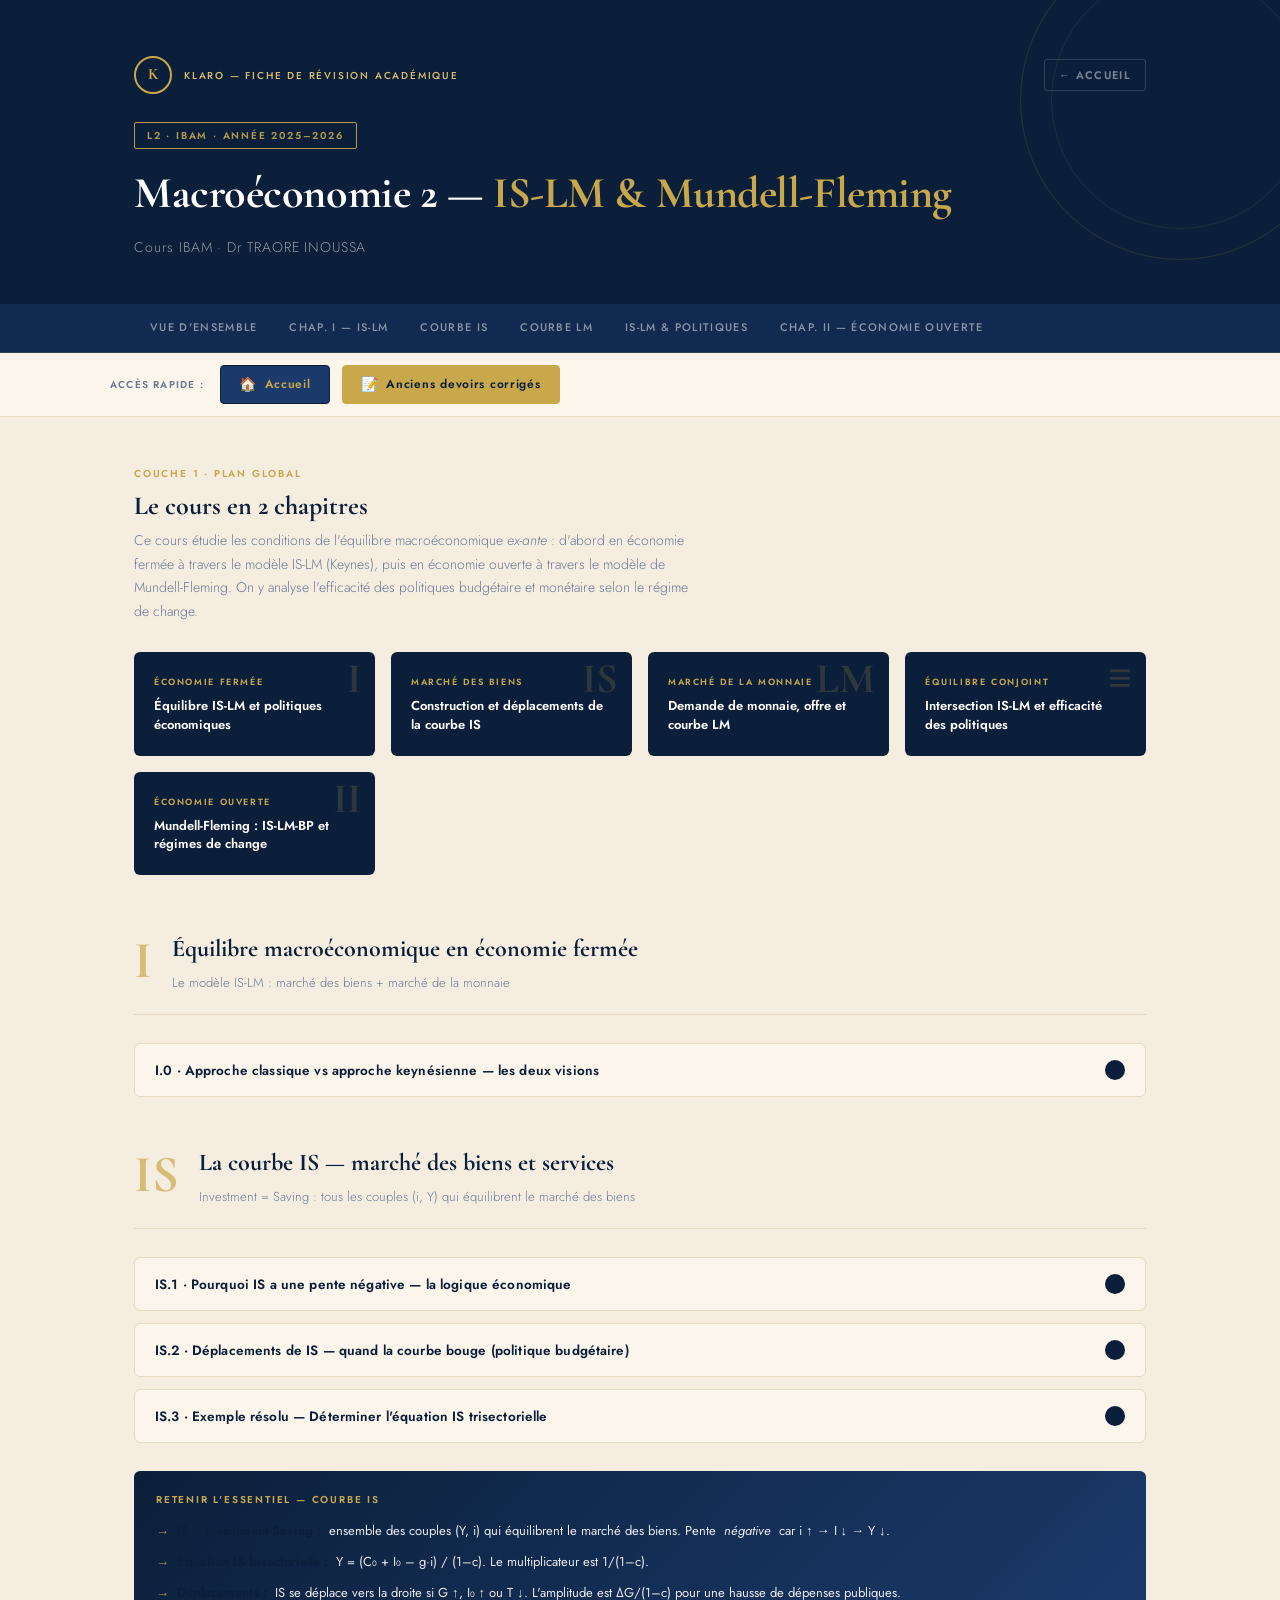
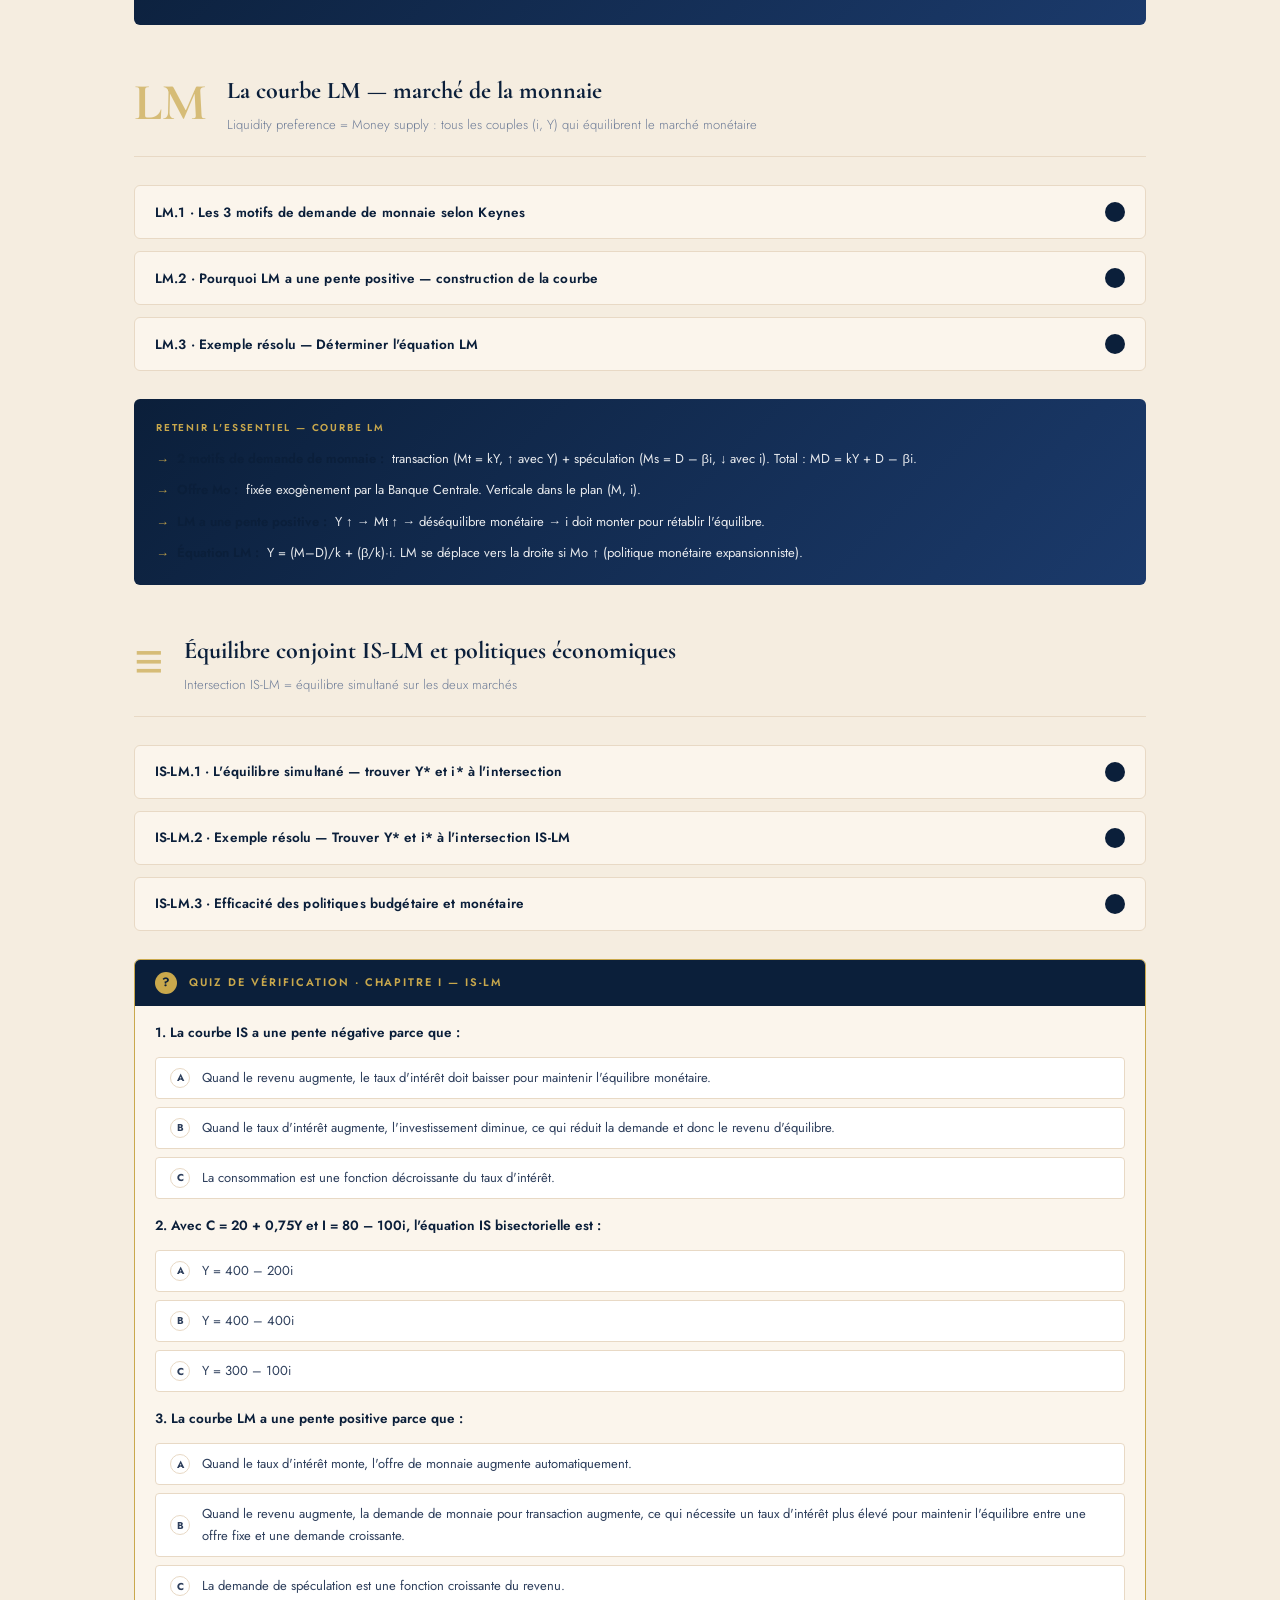
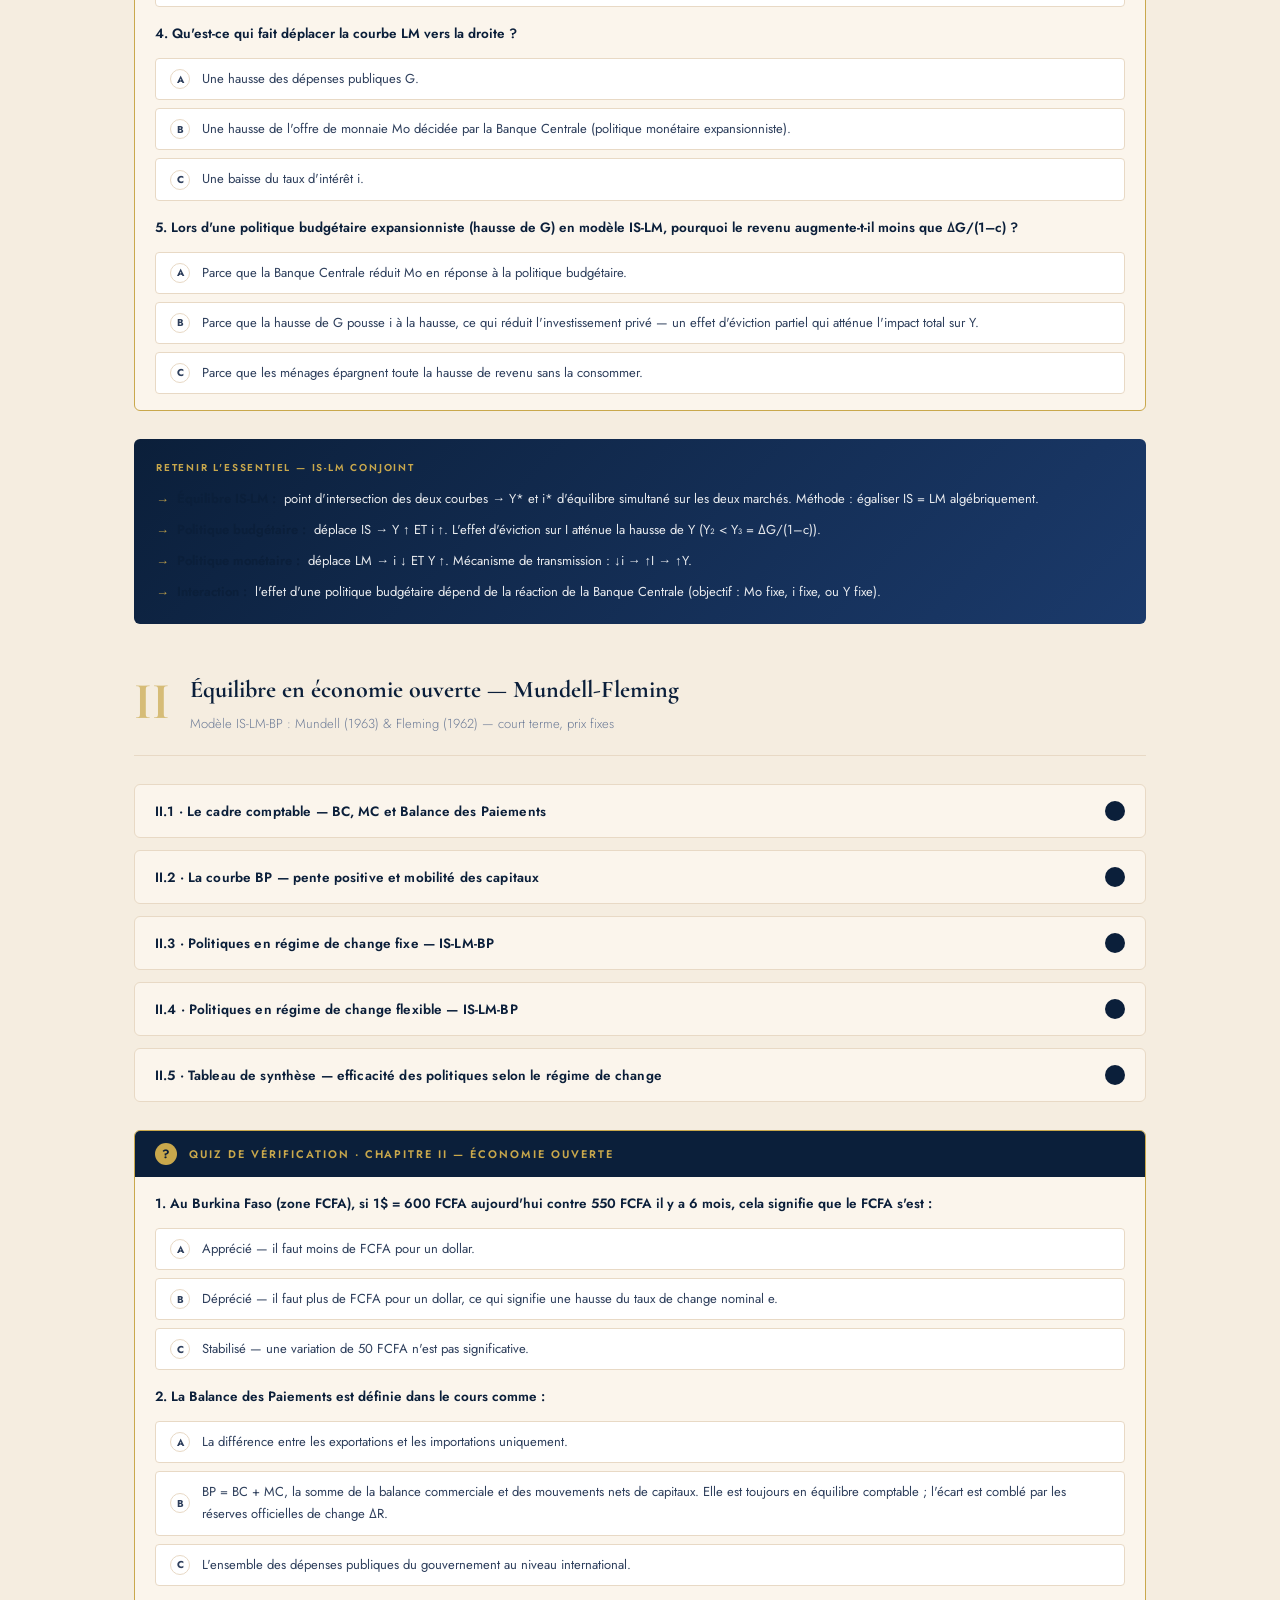
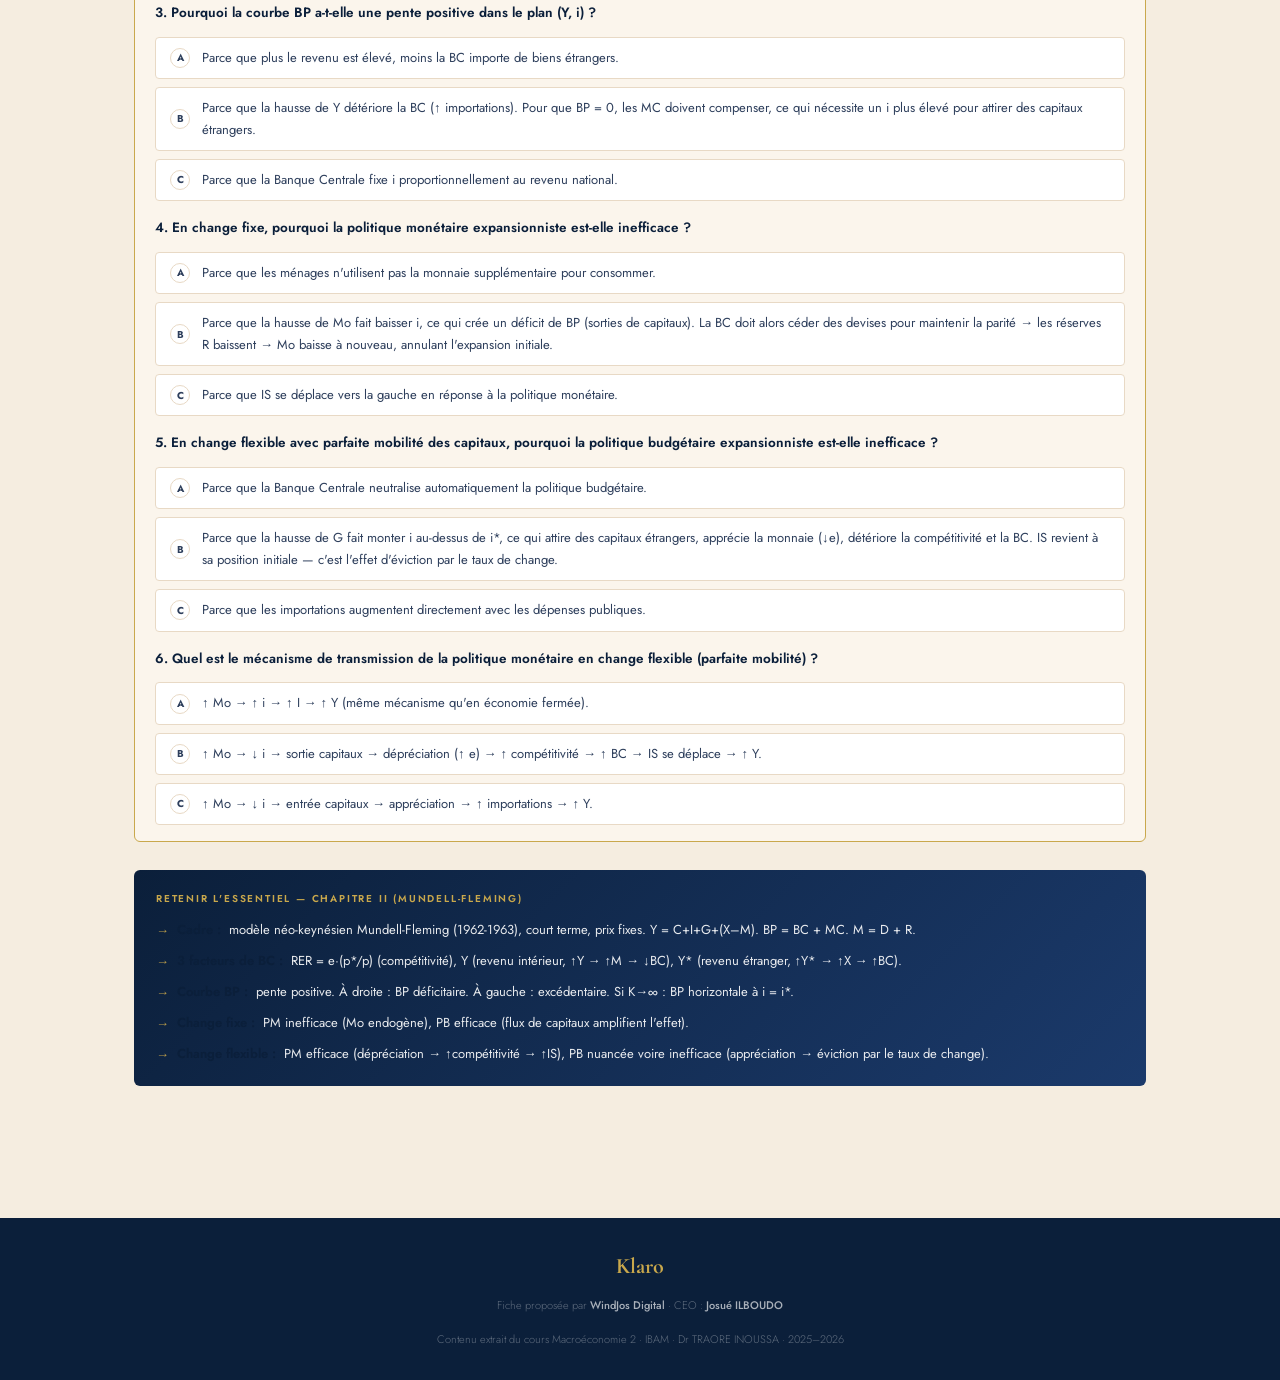
<file: fiche/macro2-2026.html>
<!DOCTYPE html>
<html lang="fr">
<head>
  <meta charset="UTF-8"/>
  <meta name="viewport" content="width=device-width, initial-scale=1.0"/>
  <title>Fiche Macroéconomie 2 — IS-LM &amp; Mundell-Fleming · Klaro</title>
  <meta name="description" content="Fiche de révision Macroéconomie 2 : courbes IS-LM, économie ouverte, Mundell-Fleming, politiques budgétaire et monétaire. IBAM L2 2025–2026."/>

  <link rel="preconnect" href="https://fonts.googleapis.com"/>
  <link rel="preconnect" href="https://fonts.gstatic.com" crossorigin/>
  <link href="https://fonts.googleapis.com/css2?family=Cormorant+Garamond:ital,wght@0,400;0,600;0,700;1,400&family=Jost:wght@300;400;500;600&display=swap" rel="stylesheet"/>

  <link rel="stylesheet" href="../assets/css/variables.css"/>
  <link rel="stylesheet" href="../assets/css/base.css"/>
  <link rel="stylesheet" href="../assets/css/components.css"/>
  <link rel="stylesheet" href="../assets/css/fiche.css"/>

  <style>
    /* ── Blocs spéciaux pour la fiche maths ── */
    .formula-box {
      background: var(--color-navy-light, #0f2545);
      border: 1px solid var(--color-gold, #c9a84c);
      border-radius: 6px;
      padding: 18px 22px;
      margin: 18px 0;
      font-family: 'Cormorant Garamond', serif;
      font-size: 1.15rem;
      color: #f0e8d0;
      text-align: center;
      letter-spacing: 0.03em;
    }
    .formula-box .formula-label {
      font-family: 'Jost', sans-serif;
      font-size: 0.72rem;
      font-weight: 600;
      letter-spacing: 0.14em;
      text-transform: uppercase;
      color: var(--color-gold, #c9a84c);
      display: block;
      margin-bottom: 8px;
    }
    .example-block {
      border-left: 3px solid #4a90d9;
      background: rgba(74,144,217,0.07);
      border-radius: 0 6px 6px 0;
      padding: 16px 20px;
      margin: 18px 0;
    }
    .example-block .example-title {
      font-family: 'Jost', sans-serif;
      font-size: 0.72rem;
      font-weight: 600;
      letter-spacing: 0.14em;
      text-transform: uppercase;
      color: #4a90d9;
      margin-bottom: 10px;
      display: block;
    }
    .correction-block {
      border-left: 3px solid #2ecc71;
      background: rgba(46,204,113,0.07);
      border-radius: 0 6px 6px 0;
      padding: 16px 20px;
      margin: 18px 0;
    }
    .correction-block .correction-title {
      font-family: 'Jost', sans-serif;
      font-size: 0.72rem;
      font-weight: 600;
      letter-spacing: 0.14em;
      text-transform: uppercase;
      color: #2ecc71;
      margin-bottom: 10px;
      display: block;
    }
    .correction-block .step {
      margin: 8px 0;
      padding-left: 14px;
      border-left: 2px solid rgba(46,204,113,0.3);
    }
    .correction-block .result {
      margin-top: 12px;
      font-weight: 600;
      color: #2ecc71;
      font-family: 'Cormorant Garamond', serif;
      font-size: 1.05rem;
    }
    .graph-container {
      margin: 22px 0;
      background: #0a1628;
      border: 1px solid rgba(201,168,76,0.25);
      border-radius: 8px;
      padding: 16px;
    }
    .graph-container .graph-title {
      font-family: 'Jost', sans-serif;
      font-size: 0.72rem;
      font-weight: 600;
      letter-spacing: 0.14em;
      text-transform: uppercase;
      color: var(--color-gold, #c9a84c);
      margin-bottom: 12px;
      text-align: center;
    }
    .graph-container svg {
      display: block;
      margin: 0 auto;
      max-width: 100%;
    }
    .graph-legend {
      margin-top: 10px;
      display: flex;
      flex-wrap: wrap;
      gap: 12px;
      justify-content: center;
    }
    .graph-legend span {
      font-family: 'Jost', sans-serif;
      font-size: 0.78rem;
      display: flex;
      align-items: center;
      gap: 6px;
      color: #c8d8f0;
    }
    .graph-legend span::before {
      content: '';
      display: inline-block;
      width: 20px;
      height: 3px;
      border-radius: 2px;
    }
    .graph-legend .leg-is::before { background: #4a90d9; }
    .graph-legend .leg-lm::before { background: #e74c3c; }
    .graph-legend .leg-bp::before { background: #2ecc71; }
    .graph-legend .leg-invest::before { background: #f39c12; }
    .graph-note {
      font-family: 'Jost', sans-serif;
      font-size: 0.8rem;
      color: #8aa8cc;
      margin-top: 10px;
      text-align: center;
      font-style: italic;
    }
    .mecanism-chain {
      display: flex;
      flex-wrap: wrap;
      align-items: center;
      gap: 6px;
      margin: 14px 0;
      padding: 12px 16px;
      background: rgba(255,255,255,0.03);
      border-radius: 6px;
    }
    .mecanism-chain .mec-item {
      background: rgba(201,168,76,0.12);
      border: 1px solid rgba(201,168,76,0.3);
      border-radius: 4px;
      padding: 5px 10px;
      font-family: 'Jost', sans-serif;
      font-size: 0.82rem;
      color: #e8d5a0;
    }
    .mecanism-chain .mec-arrow {
      color: var(--color-gold, #c9a84c);
      font-size: 1.1rem;
      font-weight: 700;
    }
    .policy-table {
      width: 100%;
      border-collapse: collapse;
      margin: 16px 0;
      font-family: 'Jost', sans-serif;
      font-size: 0.88rem;
    }
    .policy-table th {
      background: rgba(201,168,76,0.15);
      color: var(--color-gold, #c9a84c);
      padding: 10px 14px;
      text-align: center;
      font-weight: 600;
      letter-spacing: 0.05em;
      border: 1px solid rgba(201,168,76,0.2);
    }
    .policy-table td {
      padding: 9px 14px;
      text-align: center;
      border: 1px solid rgba(255,255,255,0.08);
      color: #c8d8f0;
    }
    .policy-table td.efficace { color: #2ecc71; font-weight: 600; }
    .policy-table td.inefficace { color: #e74c3c; font-weight: 600; }
    .policy-table td.nuancee { color: #f39c12; font-weight: 600; }
    .policy-table tr:nth-child(even) td { background: rgba(255,255,255,0.02); }
  </style>
</head>
<body class="fiche-page">

  <!-- EN-TÊTE -->
  <header class="fiche-header">
    <div class="fiche-header__deco" aria-hidden="true"></div>
    <div class="fiche-header__inner">
      <div class="fiche-header__brand">
        <a href="../index.html" style="display:flex;align-items:center;gap:12px;text-decoration:none;" title="Retour à l'accueil Klaro">
          <div class="fiche-header__brand-logo" aria-hidden="true">K</div>
          <span class="fiche-header__brand-text">Klaro — Fiche de révision académique</span>
        </a>
        <a href="../index.html"
          style="margin-left:auto;font-size:11px;font-weight:600;letter-spacing:0.12em;text-transform:uppercase;color:rgba(255,255,255,0.45);text-decoration:none;border:1px solid rgba(255,255,255,0.15);border-radius:3px;padding:6px 14px;transition:all 0.2s;white-space:nowrap;"
          onmouseover="this.style.color='var(--color-gold)';this.style.borderColor='var(--color-gold)';"
          onmouseout="this.style.color='rgba(255,255,255,0.45)';this.style.borderColor='rgba(255,255,255,0.15)';">
          ← Accueil
        </a>
      </div>
      <div class="fiche-header__tag">L2 · IBAM · Année 2025–2026</div>
      <h1 class="fiche-header__title">Macroéconomie 2 — <em>IS-LM &amp; Mundell-Fleming</em></h1>
      <p class="fiche-header__subtitle">Cours IBAM · Dr TRAORE INOUSSA</p>
    </div>
  </header>

  <!-- NAV -->
  <nav class="fiche-nav" aria-label="Navigation dans la fiche">
    <div class="fiche-nav__inner">
      <a class="fiche-nav__link" href="#apercu">Vue d'ensemble</a>
      <a class="fiche-nav__link" href="#chap1">Chap. I — IS-LM</a>
      <a class="fiche-nav__link" href="#sec-is">Courbe IS</a>
      <a class="fiche-nav__link" href="#sec-lm">Courbe LM</a>
      <a class="fiche-nav__link" href="#sec-islm">IS-LM &amp; Politiques</a>
      <a class="fiche-nav__link" href="#chap2">Chap. II — Économie ouverte</a>
    </div>
  </nav>

  <!-- BARRE D'ACTIONS -->
  <div class="fiche-actions">
    <div class="fiche-actions__inner">
      <span class="fiche-actions__label">Accès rapide :</span>
      <a class="fiche-action-btn fiche-action-btn--cours" href="../index.html" style="background:var(--color-navy-light);">
        <span class="fiche-action-btn__icon">🏠</span>Accueil
      </a>
      <a class="fiche-action-btn fiche-action-btn--cours" href="#" id="btnCoursOriginal" target="_blank" rel="noopener noreferrer">
        <span class="fiche-action-btn__icon">📄</span>Cours original
      </a>
      <a class="fiche-action-btn fiche-action-btn--devoirs" href="../devoirs/macro2-ibam-2026.html">
        <span class="fiche-action-btn__icon">📝</span>Anciens devoirs corrigés
      </a>
    </div>
  </div>

  <!-- CONTENU PRINCIPAL -->
  <main class="fiche-main">

    <!-- VUE D'ENSEMBLE -->
    <section class="overview fade-up" id="apercu">
      <span class="section-label">Couche 1 · Plan Global</span>
      <h2 class="overview__title">Le cours en 2 chapitres</h2>
      <p class="overview__intro">
        Ce cours étudie les conditions de l'équilibre macroéconomique <em>ex-ante</em> : d'abord en économie fermée à travers
        le modèle IS-LM (Keynes), puis en économie ouverte à travers le modèle de Mundell-Fleming. On y analyse l'efficacité
        des politiques budgétaire et monétaire selon le régime de change.
      </p>
      <div class="overview__grid">
        <a class="chapter-card" href="#chap1">
          <div class="chapter-card__num" aria-hidden="true">I</div>
          <div class="chapter-card__tag">Économie fermée</div>
          <div class="chapter-card__title">Équilibre IS-LM et politiques économiques</div>
        </a>
        <a class="chapter-card" href="#sec-is">
          <div class="chapter-card__num" aria-hidden="true">IS</div>
          <div class="chapter-card__tag">Marché des biens</div>
          <div class="chapter-card__title">Construction et déplacements de la courbe IS</div>
        </a>
        <a class="chapter-card" href="#sec-lm">
          <div class="chapter-card__num" aria-hidden="true">LM</div>
          <div class="chapter-card__tag">Marché de la monnaie</div>
          <div class="chapter-card__title">Demande de monnaie, offre et courbe LM</div>
        </a>
        <a class="chapter-card" href="#sec-islm">
          <div class="chapter-card__num" aria-hidden="true">≡</div>
          <div class="chapter-card__tag">Équilibre conjoint</div>
          <div class="chapter-card__title">Intersection IS-LM et efficacité des politiques</div>
        </a>
        <a class="chapter-card" href="#chap2">
          <div class="chapter-card__num" aria-hidden="true">II</div>
          <div class="chapter-card__tag">Économie ouverte</div>
          <div class="chapter-card__title">Mundell-Fleming : IS-LM-BP et régimes de change</div>
        </a>
      </div>
    </section>


    <!-- ══════════════════════════════════════════
         CHAPITRE I — IS-LM
    ══════════════════════════════════════════ -->
    <section class="chapter-section fade-up" id="chap1">
      <div class="chapter-header">
        <div class="chapter-header__num" aria-hidden="true">I</div>
        <div class="chapter-header__text">
          <h2 class="chapter-header__title">Équilibre macroéconomique en économie fermée</h2>
          <p class="chapter-header__desc">Le modèle IS-LM : marché des biens + marché de la monnaie</p>
        </div>
      </div>

      <!-- Approche classique vs keynésienne -->
      <div class="accordion">
        <button class="accordion__trigger" aria-expanded="false" onclick="toggleAccordion(this)">
          <span class="accordion__title">I.0 · Approche classique vs approche keynésienne — les deux visions</span>
          <span class="accordion__icon" aria-hidden="true"><svg viewBox="0 0 10 10"><path d="M5 1v8M1 5h8"/></svg></span>
        </button>
        <div class="accordion__body">
          <div class="content-block">
            <p>Avant d'entrer dans les maths, il faut comprendre pourquoi il existe deux grandes approches opposées de l'équilibre.</p>

            <table class="data-table">
              <thead><tr><th>Critère</th><th>Approche classique</th><th>Approche keynésienne</th></tr></thead>
              <tbody>
                <tr><td><strong>Point de départ</strong></td><td>L'offre — inspirée de la loi de Say : « l'offre crée sa propre demande ».</td><td>La demande — c'est la demande effective qui détermine le niveau de production.</td></tr>
                <tr><td><strong>Prix</strong></td><td>Flexibles : le marché s'ajuste automatiquement via les prix.</td><td>Rigides à court terme : les quantités s'ajustent, pas les prix.</td></tr>
                <tr><td><strong>Rôle du marché</strong></td><td>Seul mécanisme d'allocation optimale des ressources.</td><td>Le marché peut rester bloqué en sous-emploi → rôle de l'État.</td></tr>
                <tr><td><strong>Fonction de production</strong></td><td>Y = f(K, L) — offre déterminée par le capital et le travail.</td><td>Y = C + I + G — revenu déterminé par les dépenses.</td></tr>
              </tbody>
            </table>

            <div class="def-box">
              Ce cours suit l'approche keynésienne : le revenu d'équilibre est déterminé par la demande, et le taux d'intérêt joue un rôle central dans la coordination entre le marché des biens (IS) et le marché de la monnaie (LM).
            </div>
          </div>
        </div>
      </div>
    </section>


    <!-- ══════════════════════════════════════════
         SECTION IS
    ══════════════════════════════════════════ -->
    <section class="chapter-section fade-up" id="sec-is">
      <div class="chapter-header">
        <div class="chapter-header__num" aria-hidden="true">IS</div>
        <div class="chapter-header__text">
          <h2 class="chapter-header__title">La courbe IS — marché des biens et services</h2>
          <p class="chapter-header__desc">Investment = Saving : tous les couples (i, Y) qui équilibrent le marché des biens</p>
        </div>
      </div>

      <!-- IS : construction -->
      <div class="accordion">
        <button class="accordion__trigger" aria-expanded="false" onclick="toggleAccordion(this)">
          <span class="accordion__title">IS.1 · Pourquoi IS a une pente négative — la logique économique</span>
          <span class="accordion__icon" aria-hidden="true"><svg viewBox="0 0 10 10"><path d="M5 1v8M1 5h8"/></svg></span>
        </button>
        <div class="accordion__body">
          <div class="content-block">
            <p>L'investissement I dépend du taux d'intérêt i parce que <strong>le taux d'intérêt est le coût de l'emprunt</strong> que les entreprises contractent pour financer leurs projets. Si emprunter coûte cher (i élevé), les entreprises investissent moins. C'est la logique de base.</p>

            <div class="formula-box">
              <span class="formula-label">Fonction d'investissement</span>
              I = I₀ – g·i &nbsp;&nbsp; avec g &gt; 0
            </div>

            <p>Ici : <strong>I₀</strong> est l'investissement autonome (ce qu'on investirait même si i = 0), <strong>g</strong> mesure la sensibilité de l'investissement au taux d'intérêt, et <strong>i</strong> est le taux d'intérêt. Le signe négatif confirme que quand i monte, I baisse.</p>

            <p><strong>La chaîne de causalité qui explique la pente négative de IS :</strong></p>
            <div class="mecanism-chain">
              <span class="mec-item">↑ taux d'intérêt i</span>
              <span class="mec-arrow">→</span>
              <span class="mec-item">↓ investissement I</span>
              <span class="mec-arrow">→</span>
              <span class="mec-item">↓ dépense prévue D</span>
              <span class="mec-arrow">→</span>
              <span class="mec-item">↓ revenu d'équilibre Y</span>
            </div>

            <p>En combinant la fonction d'investissement et l'équilibre keynésien (Y = C + I + G), on obtient l'équation IS. Dans un modèle bisectoriel (sans État : Y = C + I) :</p>

            <div class="formula-box">
              <span class="formula-label">Équation IS — modèle bisectoriel</span>
              Y = (C₀ + I₀ – g·i) / (1 – c)
            </div>

            <p>Avec : <strong>c</strong> = propension marginale à consommer (0 &lt; c &lt; 1), <strong>C₀</strong> = consommation autonome, <strong>1/(1–c)</strong> = le multiplicateur keynésien.</p>

            <!-- Graphique IS -->
            <div class="graph-container">
              <div class="graph-title">📈 Graphique IS — pente négative dans le plan (Y, i)</div>
              <svg viewBox="0 0 420 260" width="420" height="260" aria-label="Courbe IS à pente négative">
                <!-- Axes -->
                <line x1="50" y1="220" x2="390" y2="220" stroke="#4a6080" stroke-width="1.5"/>
                <line x1="50" y1="20" x2="50" y2="220" stroke="#4a6080" stroke-width="1.5"/>
                <!-- Flèches axes -->
                <polygon points="390,216 398,220 390,224" fill="#4a6080"/>
                <polygon points="46,20 50,12 54,20" fill="#4a6080"/>
                <!-- Labels axes -->
                <text x="400" y="224" fill="#8aa8cc" font-size="13" font-family="Jost,sans-serif">Y</text>
                <text x="36" y="16" fill="#8aa8cc" font-size="13" font-family="Jost,sans-serif">i</text>
                <!-- Origine -->
                <text x="38" y="232" fill="#8aa8cc" font-size="11" font-family="Jost,sans-serif">0</text>
                <!-- Courbe IS (ligne du haut-gauche vers bas-droite) -->
                <line x1="80" y1="60" x2="360" y2="200" stroke="#4a90d9" stroke-width="2.5"/>
                <text x="362" y="205" fill="#4a90d9" font-size="14" font-family="Jost,sans-serif" font-weight="600">IS</text>
                <!-- Point i1, Y1 -->
                <line x1="50" y1="150" x2="240" y2="150" stroke="#c9a84c" stroke-width="1" stroke-dasharray="5,3"/>
                <line x1="240" y1="150" x2="240" y2="220" stroke="#c9a84c" stroke-width="1" stroke-dasharray="5,3"/>
                <circle cx="240" cy="150" r="4" fill="#4a90d9"/>
                <text x="34" y="154" fill="#c9a84c" font-size="11" font-family="Jost,sans-serif">i₁</text>
                <text x="234" y="234" fill="#c9a84c" font-size="11" font-family="Jost,sans-serif">Y₁</text>
                <!-- Point i2, Y2 -->
                <line x1="50" y1="100" x2="160" y2="100" stroke="#e74c3c" stroke-width="1" stroke-dasharray="5,3"/>
                <line x1="160" y1="100" x2="160" y2="220" stroke="#e74c3c" stroke-width="1" stroke-dasharray="5,3"/>
                <circle cx="160" cy="100" r="4" fill="#4a90d9"/>
                <text x="34" y="104" fill="#e74c3c" font-size="11" font-family="Jost,sans-serif">i₂</text>
                <text x="154" y="234" fill="#e74c3c" font-size="11" font-family="Jost,sans-serif">Y₂</text>
                <!-- Flèche i hausse -->
                <text x="55" y="130" fill="#e74c3c" font-size="10" font-family="Jost,sans-serif">↑ i</text>
                <!-- Flèche Y baisse -->
                <text x="185" y="215" fill="#e74c3c" font-size="10" font-family="Jost,sans-serif">↓ Y</text>
              </svg>
              <div class="graph-legend">
                <span class="leg-is">Courbe IS (pente négative)</span>
              </div>
              <p class="graph-note">Quand le taux d'intérêt monte de i₁ à i₂, le revenu d'équilibre tombe de Y₁ à Y₂. La courbe IS relie tous ces couples (Y, i) compatibles avec l'équilibre du marché des biens.</p>
            </div>

            <p><strong>Comment tracer IS :</strong> on choisit deux valeurs de i, on calcule le Y correspondant via l'équation IS pour chacune, on place les deux points dans le plan (Y, i), et on les relie. La pente est toujours négative (descente de gauche à droite).</p>
          </div>
        </div>
      </div>

      <!-- IS : déplacements -->
      <div class="accordion">
        <button class="accordion__trigger" aria-expanded="false" onclick="toggleAccordion(this)">
          <span class="accordion__title">IS.2 · Déplacements de IS — quand la courbe bouge (politique budgétaire)</span>
          <span class="accordion__icon" aria-hidden="true"><svg viewBox="0 0 10 10"><path d="M5 1v8M1 5h8"/></svg></span>
        </button>
        <div class="accordion__body">
          <div class="content-block">
            <p>La courbe IS représente une relation fixe entre i et Y <em>pour une politique budgétaire donnée</em>. Si cette politique change, toute la courbe se déplace. Voici les trois cas :</p>

            <table class="data-table">
              <thead><tr><th>Choc</th><th>Sens du déplacement</th><th>Amplitude du déplacement</th></tr></thead>
              <tbody>
                <tr><td>↑ Investissement autonome ΔI₀</td><td>IS se déplace vers la <strong>droite</strong></td><td>ΔI₀ / (1–c)</td></tr>
                <tr><td>↑ Dépenses publiques ΔG</td><td>IS se déplace vers la <strong>droite</strong></td><td>ΔG / (1–c)</td></tr>
                <tr><td>↓ Impôts (–ΔT)</td><td>IS se déplace vers la <strong>droite</strong></td><td>c·ΔT / (1–c)</td></tr>
              </tbody>
            </table>

            <p><strong>Pourquoi vers la droite ?</strong> Une hausse de G (dépenses publiques) injecte directement de la demande dans l'économie. Le multiplicateur 1/(1–c) amplifie cet effet initial : pour tout taux d'intérêt i donné, le revenu d'équilibre Y est maintenant plus élevé. Donc chaque point de IS se déplace vers la droite.</p>

            <!-- Graphique déplacement IS -->
            <div class="graph-container">
              <div class="graph-title">📈 Déplacement de IS suite à une hausse de G</div>
              <svg viewBox="0 0 420 260" width="420" height="260" aria-label="Déplacement IS vers la droite">
                <line x1="50" y1="220" x2="390" y2="220" stroke="#4a6080" stroke-width="1.5"/>
                <line x1="50" y1="20" x2="50" y2="220" stroke="#4a6080" stroke-width="1.5"/>
                <polygon points="390,216 398,220 390,224" fill="#4a6080"/>
                <polygon points="46,20 50,12 54,20" fill="#4a6080"/>
                <text x="400" y="224" fill="#8aa8cc" font-size="13" font-family="Jost,sans-serif">Y</text>
                <text x="36" y="16" fill="#8aa8cc" font-size="13" font-family="Jost,sans-serif">i</text>
                <text x="38" y="232" fill="#8aa8cc" font-size="11" font-family="Jost,sans-serif">0</text>
                <!-- IS1 originale -->
                <line x1="70" y1="55" x2="300" y2="195" stroke="#4a90d9" stroke-width="2" stroke-dasharray="6,3"/>
                <text x="302" y="200" fill="#4a90d9" font-size="13" font-family="Jost,sans-serif">IS₁</text>
                <!-- IS2 déplacée -->
                <line x1="160" y1="55" x2="385" y2="195" stroke="#4a90d9" stroke-width="2.5"/>
                <text x="368" y="200" fill="#4a90d9" font-size="13" font-family="Jost,sans-serif">IS₂</text>
                <!-- Taux d'intérêt constant i0 -->
                <line x1="50" y1="130" x2="385" y2="130" stroke="#c9a84c" stroke-width="1" stroke-dasharray="4,3"/>
                <text x="30" y="134" fill="#c9a84c" font-size="11" font-family="Jost,sans-serif">i₀</text>
                <!-- Y1 et Y2 -->
                <circle cx="195" cy="130" r="4" fill="#4a90d9" opacity="0.6"/>
                <circle cx="285" cy="130" r="4" fill="#4a90d9"/>
                <line x1="195" y1="130" x2="195" y2="220" stroke="#8aa8cc" stroke-width="1" stroke-dasharray="3,3"/>
                <line x1="285" y1="130" x2="285" y2="220" stroke="#8aa8cc" stroke-width="1" stroke-dasharray="3,3"/>
                <text x="188" y="234" fill="#8aa8cc" font-size="11" font-family="Jost,sans-serif">Y₁</text>
                <text x="278" y="234" fill="#8aa8cc" font-size="11" font-family="Jost,sans-serif">Y₂</text>
                <!-- Flèche déplacement -->
                <path d="M 220 105 L 260 105" stroke="#c9a84c" stroke-width="1.5" fill="none" marker-end="url(#arrowGold)"/>
                <defs>
                  <marker id="arrowGold" markerWidth="8" markerHeight="8" refX="6" refY="3" orient="auto">
                    <path d="M0,0 L0,6 L8,3 z" fill="#c9a84c"/>
                  </marker>
                </defs>
                <text x="225" y="100" fill="#c9a84c" font-size="11" font-family="Jost,sans-serif">ΔG/(1−c)</text>
              </svg>
              <p class="graph-note">Pour un taux d'intérêt i₀ fixé, une hausse de G déplace le revenu d'équilibre de Y₁ à Y₂ = Y₁ + ΔG/(1−c). Toute la courbe IS glisse vers la droite du même montant.</p>
            </div>
          </div>
        </div>
      </div>

      <!-- IS : Exemple numérique -->
      <div class="accordion">
        <button class="accordion__trigger" aria-expanded="false" onclick="toggleAccordion(this)">
          <span class="accordion__title">IS.3 · Exemple résolu — Déterminer l'équation IS trisectorielle</span>
          <span class="accordion__icon" aria-hidden="true"><svg viewBox="0 0 10 10"><path d="M5 1v8M1 5h8"/></svg></span>
        </button>
        <div class="accordion__body">
          <div class="content-block">
            <div class="example-block">
              <span class="example-title">✏️ Énoncé (extrait du cours)</span>
              <p>Déterminer l'équation IS du modèle trisectoriel dont les données sont :</p>
              <p><strong>C = 40 + 0,80·Yd &nbsp;|&nbsp; I = 55 – 200i &nbsp;|&nbsp; G = 20 &nbsp;|&nbsp; T = 20</strong></p>
              <p>Dans un modèle trisectoriel avec État, le revenu disponible est Yd = Y – T. On cherche IS sous la forme Y = f(i).</p>
            </div>

            <div class="correction-block">
              <span class="correction-title">✅ Correction détaillée pas à pas</span>

              <div class="step"><strong>Étape 1 — Exprimer C en fonction de Y</strong><br/>
              Yd = Y – T = Y – 20<br/>
              C = 40 + 0,80·(Y – 20) = 40 + 0,80Y – 16 = <strong>24 + 0,80Y</strong></div>

              <div class="step"><strong>Étape 2 — Écrire la condition d'équilibre keynésienne</strong><br/>
              Y = C + I + G<br/>
              Y = (24 + 0,80Y) + (55 – 200i) + 20</div>

              <div class="step"><strong>Étape 3 — Regrouper et isoler Y</strong><br/>
              Y = 24 + 0,80Y + 55 – 200i + 20<br/>
              Y – 0,80Y = 99 – 200i<br/>
              0,20Y = 99 – 200i</div>

              <div class="step"><strong>Étape 4 — Diviser par 0,20</strong><br/>
              Y = 99/0,20 – (200/0,20)·i</div>

              <p class="result">📌 Équation IS : <strong>Y = 495 – 1 000·i</strong></p>
              <p style="color:#8aa8cc;font-size:0.88rem;">Interprétation : le multiplicateur est 1/(1–0,8) = 5. Chaque unité de dépense autonome génère 5 unités de revenu. Quand i augmente de 0,01 (1 point), Y baisse de 10.</p>
            </div>
          </div>
        </div>
      </div>

      <!-- Retenir IS -->
      <div class="retenir">
        <div class="retenir__title">Retenir l'essentiel — Courbe IS</div>
        <ul class="retenir__list">
          <li><strong>IS = Investment-Saving :</strong> ensemble des couples (Y, i) qui équilibrent le marché des biens. Pente <em>négative</em> car i ↑ → I ↓ → Y ↓.</li>
          <li><strong>Équation IS bisectorielle :</strong> Y = (C₀ + I₀ – g·i) / (1–c). Le multiplicateur est 1/(1–c).</li>
          <li><strong>Déplacements :</strong> IS se déplace vers la droite si G ↑, I₀ ↑ ou T ↓. L'amplitude est ΔG/(1–c) pour une hausse de dépenses publiques.</li>
        </ul>
      </div>
    </section>


    <!-- ══════════════════════════════════════════
         SECTION LM
    ══════════════════════════════════════════ -->
    <section class="chapter-section fade-up" id="sec-lm">
      <div class="chapter-header">
        <div class="chapter-header__num" aria-hidden="true">LM</div>
        <div class="chapter-header__text">
          <h2 class="chapter-header__title">La courbe LM — marché de la monnaie</h2>
          <p class="chapter-header__desc">Liquidity preference = Money supply : tous les couples (i, Y) qui équilibrent le marché monétaire</p>
        </div>
      </div>

      <!-- LM : demande de monnaie -->
      <div class="accordion">
        <button class="accordion__trigger" aria-expanded="false" onclick="toggleAccordion(this)">
          <span class="accordion__title">LM.1 · Les 3 motifs de demande de monnaie selon Keynes</span>
          <span class="accordion__icon" aria-hidden="true"><svg viewBox="0 0 10 10"><path d="M5 1v8M1 5h8"/></svg></span>
        </button>
        <div class="accordion__body">
          <div class="content-block">
            <p>Keynes se demande : pourquoi les gens conservent de l'argent liquide alors qu'ils pourraient le placer et toucher des intérêts ? Il identifie deux grandes catégories de motifs :</p>

            <div class="key-points">
              <div class="key-point"><div class="key-point__dot"></div><span>
                <strong>Motif de transaction :</strong> on garde de la monnaie pour faire ses courses, payer ses fournisseurs, etc. Ce besoin est proportionnel au revenu : si Y augmente, on dépense plus, donc on a besoin de plus de liquidités. <em>Mt = kY</em> avec k &gt; 0.
              </span></div>
              <div class="key-point"><div class="key-point__dot"></div><span>
                <strong>Motif de précaution :</strong> on garde une réserve pour faire face à des dépenses imprévues (maladie, panne…). Keynes le regroupe avec le motif de transaction.
              </span></div>
              <div class="key-point"><div class="key-point__dot"></div><span>
                <strong>Motif de spéculation :</strong> on peut garder de la monnaie pour acheter des actifs (actions, obligations, immobilier) quand leurs prix sont bas et les revendre plus cher. Ce motif est fonction <em>décroissante</em> du taux d'intérêt : si i est élevé, les obligations rapportent beaucoup → on préfère les obligations à la monnaie liquide → Ms baisse. <em>Ms = D – βi</em> avec β &gt; 0.
              </span></div>
            </div>

            <div class="formula-box">
              <span class="formula-label">Demande de monnaie totale (Keynes)</span>
              M<sub>D</sub> = kY + D – β·i
            </div>

            <p><strong>Pourquoi la courbe de demande de monnaie est-elle à pente négative ?</strong> Parce que le motif de spéculation prédomine selon Keynes : quand le taux d'intérêt monte, les gens préfèrent placer leur argent en actifs financiers plutôt que de le garder liquide. La demande totale de monnaie baisse donc quand i augmente.</p>

            <p><strong>Le paramètre k et la vitesse de circulation :</strong> k = 1/V, où V mesure combien de fois la masse monétaire a été utilisée pour acheter l'ensemble de la production. Cela donne l'équation quantitative de la monnaie : <strong>MV = Y</strong>.</p>
          </div>
        </div>
      </div>

      <!-- LM : construction -->
      <div class="accordion">
        <button class="accordion__trigger" aria-expanded="false" onclick="toggleAccordion(this)">
          <span class="accordion__title">LM.2 · Pourquoi LM a une pente positive — construction de la courbe</span>
          <span class="accordion__icon" aria-hidden="true"><svg viewBox="0 0 10 10"><path d="M5 1v8M1 5h8"/></svg></span>
        </button>
        <div class="accordion__body">
          <div class="content-block">
            <p>L'offre de monnaie Mo est fixée par la Banque Centrale. C'est une variable <strong>exogène</strong> : elle ne dépend pas du taux d'intérêt. Graphiquement, c'est une verticale dans le plan (M, i).</p>

            <p>L'équilibre sur le marché monétaire est atteint quand <strong>Mo = MD</strong>, soit quand l'offre égale la demande. La courbe LM regroupe tous les couples (Y, i) pour lesquels cet équilibre est réalisé.</p>

            <p><strong>La chaîne de causalité qui explique la pente positive de LM :</strong></p>
            <div class="mecanism-chain">
              <span class="mec-item">↑ revenu Y</span>
              <span class="mec-arrow">→</span>
              <span class="mec-item">↑ demande de transaction Mt</span>
              <span class="mec-arrow">→</span>
              <span class="mec-item">Demande globale MD &gt; Mo fixée</span>
              <span class="mec-arrow">→</span>
              <span class="mec-item">↑ taux d'intérêt i* pour rétablir l'équilibre</span>
            </div>

            <p>Donc : plus Y est élevé, plus i doit être élevé pour que le marché monétaire soit en équilibre → LM est croissante.</p>

            <p><strong>Dérivation algébrique de l'équation LM :</strong> On pose Mo = MD :</p>
            <p style="padding-left:1rem;">M = kY + D – β·i<br/>β·i = kY + D – M<br/>i = (kY + D – M) / β</p>

            <div class="formula-box">
              <span class="formula-label">Équation LM</span>
              Y = (M – D) / k + (β / k)·i
            </div>

            <!-- Graphique LM -->
            <div class="graph-container">
              <div class="graph-title">📈 Graphique LM — pente positive dans le plan (Y, i)</div>
              <svg viewBox="0 0 420 260" width="420" height="260" aria-label="Courbe LM à pente positive">
                <line x1="50" y1="220" x2="390" y2="220" stroke="#4a6080" stroke-width="1.5"/>
                <line x1="50" y1="20" x2="50" y2="220" stroke="#4a6080" stroke-width="1.5"/>
                <polygon points="390,216 398,220 390,224" fill="#4a6080"/>
                <polygon points="46,20 50,12 54,20" fill="#4a6080"/>
                <text x="400" y="224" fill="#8aa8cc" font-size="13" font-family="Jost,sans-serif">Y</text>
                <text x="36" y="16" fill="#8aa8cc" font-size="13" font-family="Jost,sans-serif">i</text>
                <text x="38" y="232" fill="#8aa8cc" font-size="11" font-family="Jost,sans-serif">0</text>
                <!-- Courbe LM (croissante) -->
                <line x1="80" y1="200" x2="360" y2="50" stroke="#e74c3c" stroke-width="2.5"/>
                <text x="362" y="55" fill="#e74c3c" font-size="14" font-family="Jost,sans-serif" font-weight="600">LM</text>
                <!-- Point i1, Y1 -->
                <line x1="50" y1="160" x2="175" y2="160" stroke="#c9a84c" stroke-width="1" stroke-dasharray="5,3"/>
                <line x1="175" y1="160" x2="175" y2="220" stroke="#c9a84c" stroke-width="1" stroke-dasharray="5,3"/>
                <circle cx="175" cy="160" r="4" fill="#e74c3c"/>
                <text x="34" y="164" fill="#c9a84c" font-size="11" font-family="Jost,sans-serif">i₁</text>
                <text x="169" y="234" fill="#c9a84c" font-size="11" font-family="Jost,sans-serif">Y₁</text>
                <!-- Point i2, Y2 -->
                <line x1="50" y1="100" x2="280" y2="100" stroke="#f39c12" stroke-width="1" stroke-dasharray="5,3"/>
                <line x1="280" y1="100" x2="280" y2="220" stroke="#f39c12" stroke-width="1" stroke-dasharray="5,3"/>
                <circle cx="280" cy="100" r="4" fill="#e74c3c"/>
                <text x="34" y="104" fill="#f39c12" font-size="11" font-family="Jost,sans-serif">i₂</text>
                <text x="274" y="234" fill="#f39c12" font-size="11" font-family="Jost,sans-serif">Y₂</text>
                <!-- Annotation -->
                <text x="290" y="145" fill="#8aa8cc" font-size="10" font-family="Jost,sans-serif">↑ Y → ↑ Mt</text>
                <text x="290" y="158" fill="#8aa8cc" font-size="10" font-family="Jost,sans-serif">→ ↑ i*</text>
              </svg>
              <div class="graph-legend">
                <span class="leg-lm">Courbe LM (pente positive)</span>
              </div>
              <p class="graph-note">Quand le revenu augmente de Y₁ à Y₂, la demande de monnaie pour transaction augmente. Pour que l'offre fixe Mo reste en équilibre avec cette demande plus forte, le taux d'intérêt doit monter de i₁ à i₂.</p>
            </div>

            <p><strong>Déplacement de LM :</strong> c'est la politique monétaire qui fait bouger LM. Une hausse de Mo (politique expansionniste) déplace LM vers la droite → le taux d'intérêt baisse pour tout niveau de revenu Y donné.</p>
          </div>
        </div>
      </div>

      <!-- LM : Exemple numérique -->
      <div class="accordion">
        <button class="accordion__trigger" aria-expanded="false" onclick="toggleAccordion(this)">
          <span class="accordion__title">LM.3 · Exemple résolu — Déterminer l'équation LM</span>
          <span class="accordion__icon" aria-hidden="true"><svg viewBox="0 0 10 10"><path d="M5 1v8M1 5h8"/></svg></span>
        </button>
        <div class="accordion__body">
          <div class="content-block">
            <div class="example-block">
              <span class="example-title">✏️ Énoncé (extrait du cours)</span>
              <p>Données : <strong>Mo = 200 &nbsp;|&nbsp; Ms = 50 – 200i &nbsp;|&nbsp; Mt = 0,25Y</strong></p>
              <p>Déterminer l'équation LM.</p>
              <p><em>On identifie ici : k = 0,25 (coeff de transaction), D = 50 et β = 200 (pour la spéculation).</em></p>
            </div>

            <div class="correction-block">
              <span class="correction-title">✅ Correction détaillée pas à pas</span>

              <div class="step"><strong>Étape 1 — Écrire la demande totale de monnaie MD</strong><br/>
              MD = Mt + Ms = 0,25Y + 50 – 200i</div>

              <div class="step"><strong>Étape 2 — Poser la condition d'équilibre Mo = MD</strong><br/>
              200 = 0,25Y + 50 – 200i</div>

              <div class="step"><strong>Étape 3 — Isoler Y</strong><br/>
              0,25Y = 200 – 50 + 200i<br/>
              0,25Y = 150 + 200i</div>

              <div class="step"><strong>Étape 4 — Diviser par 0,25</strong><br/>
              Y = 150/0,25 + (200/0,25)·i</div>

              <p class="result">📌 Équation LM : <strong>Y = 600 + 800·i</strong></p>
              <p style="color:#8aa8cc;font-size:0.88rem;">Interprétation : pente positive (800 &gt; 0) ✓. Quand i augmente de 0,01, Y augmente de 8. Si i = 0 : Y = 600 (revenu minimum compatible avec l'équilibre monétaire).</p>
            </div>
          </div>
        </div>
      </div>

      <!-- Retenir LM -->
      <div class="retenir">
        <div class="retenir__title">Retenir l'essentiel — Courbe LM</div>
        <ul class="retenir__list">
          <li><strong>2 motifs de demande de monnaie :</strong> transaction (Mt = kY, ↑ avec Y) + spéculation (Ms = D – βi, ↓ avec i). Total : MD = kY + D – βi.</li>
          <li><strong>Offre Mo :</strong> fixée exogènement par la Banque Centrale. Verticale dans le plan (M, i).</li>
          <li><strong>LM a une pente positive :</strong> Y ↑ → Mt ↑ → déséquilibre monétaire → i doit monter pour rétablir l'équilibre.</li>
          <li><strong>Équation LM :</strong> Y = (M–D)/k + (β/k)·i. LM se déplace vers la droite si Mo ↑ (politique monétaire expansionniste).</li>
        </ul>
      </div>
    </section>


    <!-- ══════════════════════════════════════════
         SECTION IS-LM CONJOINT
    ══════════════════════════════════════════ -->
    <section class="chapter-section fade-up" id="sec-islm">
      <div class="chapter-header">
        <div class="chapter-header__num" aria-hidden="true">≡</div>
        <div class="chapter-header__text">
          <h2 class="chapter-header__title">Équilibre conjoint IS-LM et politiques économiques</h2>
          <p class="chapter-header__desc">Intersection IS-LM = équilibre simultané sur les deux marchés</p>
        </div>
      </div>

      <!-- IS-LM : équilibre -->
      <div class="accordion">
        <button class="accordion__trigger" aria-expanded="false" onclick="toggleAccordion(this)">
          <span class="accordion__title">IS-LM.1 · L'équilibre simultané — trouver Y* et i* à l'intersection</span>
          <span class="accordion__icon" aria-hidden="true"><svg viewBox="0 0 10 10"><path d="M5 1v8M1 5h8"/></svg></span>
        </button>
        <div class="accordion__body">
          <div class="content-block">
            <p>L'économie est en équilibre quand <strong>les deux marchés sont simultanément en équilibre</strong> : le marché des biens (IS) ET le marché de la monnaie (LM). Ce point unique est l'intersection des deux courbes dans le plan (Y, i).</p>

            <div class="def-box">
              À l'intersection IS = LM : la dépense effective = dépense prévue (équilibre biens) ET demande d'encaisses = offre d'encaisses (équilibre monétaire). On y trouve Y* et i* simultanément.
            </div>

            <!-- Graphique IS-LM -->
            <div class="graph-container">
              <div class="graph-title">📈 Équilibre IS-LM — intersection des deux courbes</div>
              <svg viewBox="0 0 420 280" width="420" height="280" aria-label="Équilibre IS-LM">
                <line x1="50" y1="240" x2="390" y2="240" stroke="#4a6080" stroke-width="1.5"/>
                <line x1="50" y1="20" x2="50" y2="240" stroke="#4a6080" stroke-width="1.5"/>
                <polygon points="390,236 398,240 390,244" fill="#4a6080"/>
                <polygon points="46,20 50,12 54,20" fill="#4a6080"/>
                <text x="400" y="244" fill="#8aa8cc" font-size="13" font-family="Jost,sans-serif">Y</text>
                <text x="36" y="16" fill="#8aa8cc" font-size="13" font-family="Jost,sans-serif">i</text>
                <text x="38" y="252" fill="#8aa8cc" font-size="11" font-family="Jost,sans-serif">0</text>
                <!-- IS : du haut gauche au bas droite -->
                <line x1="80" y1="60" x2="370" y2="215" stroke="#4a90d9" stroke-width="2.5"/>
                <text x="372" y="220" fill="#4a90d9" font-size="14" font-family="Jost,sans-serif" font-weight="600">IS</text>
                <!-- LM : du bas gauche au haut droite -->
                <line x1="80" y1="215" x2="370" y2="60" stroke="#e74c3c" stroke-width="2.5"/>
                <text x="372" y="65" fill="#e74c3c" font-size="14" font-family="Jost,sans-serif" font-weight="600">LM</text>
                <!-- Point d'équilibre E = intersection (approximatif : milieu des deux diagonales) -->
                <circle cx="225" cy="137" r="6" fill="#c9a84c"/>
                <text x="232" y="132" fill="#c9a84c" font-size="12" font-family="Jost,sans-serif" font-weight="600">E</text>
                <!-- Pointillés vers les axes -->
                <line x1="50" y1="137" x2="225" y2="137" stroke="#c9a84c" stroke-width="1" stroke-dasharray="5,3"/>
                <line x1="225" y1="137" x2="225" y2="240" stroke="#c9a84c" stroke-width="1" stroke-dasharray="5,3"/>
                <text x="30" y="141" fill="#c9a84c" font-size="12" font-family="Jost,sans-serif">i*</text>
                <text x="218" y="254" fill="#c9a84c" font-size="12" font-family="Jost,sans-serif">Y*</text>
              </svg>
              <div class="graph-legend">
                <span class="leg-is">Courbe IS</span>
                <span class="leg-lm">Courbe LM</span>
              </div>
              <p class="graph-note">Le point E est l'unique point où les deux marchés sont simultanément en équilibre. Il donne le revenu d'équilibre Y* et le taux d'intérêt d'équilibre i*.</p>
            </div>

            <p><strong>Méthode algébrique :</strong> on résout le système d'équations IS = LM en égalisant les deux expressions de Y (ou de i), puis on substitue pour trouver l'autre variable.</p>
          </div>
        </div>
      </div>

      <!-- IS-LM : Exemple numérique -->
      <div class="accordion">
        <button class="accordion__trigger" aria-expanded="false" onclick="toggleAccordion(this)">
          <span class="accordion__title">IS-LM.2 · Exemple résolu — Trouver Y* et i* à l'intersection IS-LM</span>
          <span class="accordion__icon" aria-hidden="true"><svg viewBox="0 0 10 10"><path d="M5 1v8M1 5h8"/></svg></span>
        </button>
        <div class="accordion__body">
          <div class="content-block">
            <div class="example-block">
              <span class="example-title">✏️ Énoncé</span>
              <p>On reprend les résultats des deux exemples précédents :</p>
              <p><strong>IS : Y = 495 – 1 000·i</strong> (modèle trisectoriel, c = 0,8, T = G = 20)</p>
              <p><strong>LM : Y = 600 + 800·i</strong> (Mo = 200, Mt = 0,25Y, Ms = 50 – 200i)</p>
              <p>Déterminer le revenu d'équilibre Y* et le taux d'intérêt d'équilibre i*.</p>
            </div>

            <div class="correction-block">
              <span class="correction-title">✅ Correction détaillée pas à pas</span>

              <div class="step"><strong>Étape 1 — Poser IS = LM (même Y des deux côtés)</strong><br/>
              495 – 1 000·i = 600 + 800·i</div>

              <div class="step"><strong>Étape 2 — Regrouper les i et les constantes</strong><br/>
              495 – 600 = 800·i + 1 000·i<br/>
              –105 = 1 800·i</div>

              <div class="step"><strong>Étape 3 — Résoudre pour i</strong><br/>
              i* = –105 / 1 800 ≈ –0,0583<br/>
              <em>Attention : un taux négatif est économiquement inhabituel. Dans un exercice réel, vérifier les données. Ici c'est le résultat mécanique du cours — on continue pour illustrer la méthode.</em></div>

              <div class="step"><strong>Étape 4 — Substituer i* dans IS (ou LM) pour trouver Y*</strong><br/>
              Dans IS : Y* = 495 – 1 000 × (–0,0583) = 495 + 58,3 = <strong>553,3</strong><br/>
              Vérification dans LM : Y* = 600 + 800 × (–0,0583) = 600 – 46,67 = 553,3 ✓</div>

              <p class="result">📌 Équilibre IS-LM : <strong>Y* ≈ 553,3 &nbsp;&nbsp;|&nbsp;&nbsp; i* ≈ –5,83%</strong></p>
              <p style="color:#8aa8cc;font-size:0.88rem;"><strong>La méthode à retenir :</strong> (1) égaliser IS et LM, (2) isoler i, (3) substituer dans l'une des équations pour Y. Toujours vérifier en substituant dans l'autre équation.</p>
            </div>
          </div>
        </div>
      </div>

      <!-- IS-LM : Politiques -->
      <div class="accordion">
        <button class="accordion__trigger" aria-expanded="false" onclick="toggleAccordion(this)">
          <span class="accordion__title">IS-LM.3 · Efficacité des politiques budgétaire et monétaire</span>
          <span class="accordion__icon" aria-hidden="true"><svg viewBox="0 0 10 10"><path d="M5 1v8M1 5h8"/></svg></span>
        </button>
        <div class="accordion__body">
          <div class="content-block">

            <p><strong>Politique budgétaire expansionniste (hausse de G) :</strong> IS se déplace vers la droite, LM reste fixe. L'équilibre passe de A à B. Y augmente ET i augmente. Mais attention : la hausse de i réduit l'investissement privé (effet d'éviction). Le revenu augmente moins que le multiplicateur seul ne le laisserait penser (Y₂ &lt; Y₃).</p>

            <div class="mecanism-chain">
              <span class="mec-item">↑ G</span>
              <span class="mec-arrow">→</span>
              <span class="mec-item">IS → droite</span>
              <span class="mec-arrow">→</span>
              <span class="mec-item">↑ Y et ↑ i</span>
              <span class="mec-arrow">→</span>
              <span class="mec-item">↑ i freine I</span>
              <span class="mec-arrow">→</span>
              <span class="mec-item">Y &lt; ΔG/(1-c)</span>
            </div>

            <p><strong>Politique monétaire expansionniste (hausse de Mo) :</strong> LM se déplace vers la droite (ou le bas), IS reste fixe. L'équilibre passe de A à B. Y augmente ET i diminue. La baisse de i stimule l'investissement → mécanisme de transmission monétaire.</p>

            <div class="mecanism-chain">
              <span class="mec-item">↑ Mo</span>
              <span class="mec-arrow">→</span>
              <span class="mec-item">LM → droite</span>
              <span class="mec-arrow">→</span>
              <span class="mec-item">↓ i</span>
              <span class="mec-arrow">→</span>
              <span class="mec-item">↑ I (investissement)</span>
              <span class="mec-arrow">→</span>
              <span class="mec-item">↑ Y</span>
            </div>

            <p><strong>Interaction entre les deux politiques — cas hausse des impôts T :</strong></p>
            <table class="data-table">
              <thead><tr><th>Objectif de la Banque Centrale</th><th>Action de la BC</th><th>Effet sur i</th><th>Effet sur Y</th></tr></thead>
              <tbody>
                <tr><td>Maintenir Mo constant</td><td>Ne fait rien → LM fixe</td><td>↓ i</td><td>↓ Y (récession)</td></tr>
                <tr><td>Maintenir i constant</td><td>Réduit Mo → LM ↑ gauche</td><td>Stable</td><td>↓↓ Y (forte récession)</td></tr>
                <tr><td>Maintenir Y constant</td><td>Hausse Mo → LM → droite</td><td>↓↓ i (forte baisse)</td><td>Stable</td></tr>
              </tbody>
            </table>
            <p style="color:#8aa8cc;font-size:0.85rem;">Leçon : l'impact d'une politique budgétaire dépend de la réaction de la Banque Centrale. Les deux politiques interagissent — leur combinaison détermine le résultat final.</p>
          </div>
        </div>
      </div>

      <!-- Quiz IS-LM -->
      <div class="quiz">
        <div class="quiz__header">
          <div class="quiz__header-icon" aria-hidden="true">?</div>
          <span class="quiz__header-label">Quiz de vérification · Chapitre I — IS-LM</span>
        </div>
        <div class="quiz__questions">

          <div class="quiz__question">
            <div class="quiz__question-text">1. La courbe IS a une pente négative parce que :</div>
            <div class="quiz__options">
              <div class="quiz__option" onclick="repondre(this, false)"><span class="quiz__option-circle">A</span> Quand le revenu augmente, le taux d'intérêt doit baisser pour maintenir l'équilibre monétaire.</div>
              <div class="quiz__option" onclick="repondre(this, true)"><span class="quiz__option-circle">B</span> Quand le taux d'intérêt augmente, l'investissement diminue, ce qui réduit la demande et donc le revenu d'équilibre.</div>
              <div class="quiz__option" onclick="repondre(this, false)"><span class="quiz__option-circle">C</span> La consommation est une fonction décroissante du taux d'intérêt.</div>
            </div>
            <div class="quiz__feedback"></div>
          </div>

          <div class="quiz__question">
            <div class="quiz__question-text">2. Avec C = 20 + 0,75Y et I = 80 – 100i, l'équation IS bisectorielle est :</div>
            <div class="quiz__options">
              <div class="quiz__option" onclick="repondre(this, false)"><span class="quiz__option-circle">A</span> Y = 400 – 200i</div>
              <div class="quiz__option" onclick="repondre(this, true)"><span class="quiz__option-circle">B</span> Y = 400 – 400i</div>
              <div class="quiz__option" onclick="repondre(this, false)"><span class="quiz__option-circle">C</span> Y = 300 – 100i</div>
            </div>
            <div class="quiz__feedback"></div>
          </div>

          <div class="quiz__question">
            <div class="quiz__question-text">3. La courbe LM a une pente positive parce que :</div>
            <div class="quiz__options">
              <div class="quiz__option" onclick="repondre(this, false)"><span class="quiz__option-circle">A</span> Quand le taux d'intérêt monte, l'offre de monnaie augmente automatiquement.</div>
              <div class="quiz__option" onclick="repondre(this, true)"><span class="quiz__option-circle">B</span> Quand le revenu augmente, la demande de monnaie pour transaction augmente, ce qui nécessite un taux d'intérêt plus élevé pour maintenir l'équilibre entre une offre fixe et une demande croissante.</div>
              <div class="quiz__option" onclick="repondre(this, false)"><span class="quiz__option-circle">C</span> La demande de spéculation est une fonction croissante du revenu.</div>
            </div>
            <div class="quiz__feedback"></div>
          </div>

          <div class="quiz__question">
            <div class="quiz__question-text">4. Qu'est-ce qui fait déplacer la courbe LM vers la droite ?</div>
            <div class="quiz__options">
              <div class="quiz__option" onclick="repondre(this, false)"><span class="quiz__option-circle">A</span> Une hausse des dépenses publiques G.</div>
              <div class="quiz__option" onclick="repondre(this, true)"><span class="quiz__option-circle">B</span> Une hausse de l'offre de monnaie Mo décidée par la Banque Centrale (politique monétaire expansionniste).</div>
              <div class="quiz__option" onclick="repondre(this, false)"><span class="quiz__option-circle">C</span> Une baisse du taux d'intérêt i.</div>
            </div>
            <div class="quiz__feedback"></div>
          </div>

          <div class="quiz__question">
            <div class="quiz__question-text">5. Lors d'une politique budgétaire expansionniste (hausse de G) en modèle IS-LM, pourquoi le revenu augmente-t-il moins que ΔG/(1–c) ?</div>
            <div class="quiz__options">
              <div class="quiz__option" onclick="repondre(this, false)"><span class="quiz__option-circle">A</span> Parce que la Banque Centrale réduit Mo en réponse à la politique budgétaire.</div>
              <div class="quiz__option" onclick="repondre(this, true)"><span class="quiz__option-circle">B</span> Parce que la hausse de G pousse i à la hausse, ce qui réduit l'investissement privé — un effet d'éviction partiel qui atténue l'impact total sur Y.</div>
              <div class="quiz__option" onclick="repondre(this, false)"><span class="quiz__option-circle">C</span> Parce que les ménages épargnent toute la hausse de revenu sans la consommer.</div>
            </div>
            <div class="quiz__feedback"></div>
          </div>

        </div>
      </div>

      <div class="retenir">
        <div class="retenir__title">Retenir l'essentiel — IS-LM conjoint</div>
        <ul class="retenir__list">
          <li><strong>Équilibre IS-LM :</strong> point d'intersection des deux courbes → Y* et i* d'équilibre simultané sur les deux marchés. Méthode : égaliser IS = LM algébriquement.</li>
          <li><strong>Politique budgétaire :</strong> déplace IS → Y ↑ ET i ↑. L'effet d'éviction sur I atténue la hausse de Y (Y₂ &lt; Y₃ = ΔG/(1–c)).</li>
          <li><strong>Politique monétaire :</strong> déplace LM → i ↓ ET Y ↑. Mécanisme de transmission : ↓i → ↑I → ↑Y.</li>
          <li><strong>Interaction :</strong> l'effet d'une politique budgétaire dépend de la réaction de la Banque Centrale (objectif : Mo fixe, i fixe, ou Y fixe).</li>
        </ul>
      </div>
    </section>


    <!-- ══════════════════════════════════════════
         CHAPITRE II — ÉCONOMIE OUVERTE
    ══════════════════════════════════════════ -->
    <section class="chapter-section fade-up" id="chap2">
      <div class="chapter-header">
        <div class="chapter-header__num" aria-hidden="true">II</div>
        <div class="chapter-header__text">
          <h2 class="chapter-header__title">Équilibre en économie ouverte — Mundell-Fleming</h2>
          <p class="chapter-header__desc">Modèle IS-LM-BP : Mundell (1963) &amp; Fleming (1962) — court terme, prix fixes</p>
        </div>
      </div>

      <!-- BP : construction -->
      <div class="accordion">
        <button class="accordion__trigger" aria-expanded="false" onclick="toggleAccordion(this)">
          <span class="accordion__title">II.1 · Le cadre comptable — BC, MC et Balance des Paiements</span>
          <span class="accordion__icon" aria-hidden="true"><svg viewBox="0 0 10 10"><path d="M5 1v8M1 5h8"/></svg></span>
        </button>
        <div class="accordion__body">
          <div class="content-block">
            <p>En économie ouverte, l'équilibre ne se résume plus au marché des biens et à la monnaie. Il faut aussi tenir compte des échanges avec l'extérieur. On introduit trois notions clés :</p>

            <div class="formula-box">
              <span class="formula-label">Équilibre des biens en économie ouverte</span>
              Y = C + I + G + (X – M) = C + I + G + BC
            </div>

            <table class="data-table">
              <thead><tr><th>Concept</th><th>Formule</th><th>Signification</th></tr></thead>
              <tbody>
                <tr><td><strong>Balance Commerciale (BC)</strong></td><td>BC = X – M</td><td>BC &gt; 0 : excédent (X &gt; M) · BC &lt; 0 : déficit (X &lt; M)</td></tr>
                <tr><td><strong>Mouvements de Capitaux (MC)</strong></td><td>MC = Ep – Pp</td><td>MC &gt; 0 : entrée nette de capitaux (Ep &gt; Pp) · MC &lt; 0 : sortie nette</td></tr>
                <tr><td><strong>Balance des Paiements (BP)</strong></td><td>BP = BC + MC</td><td>BP = 0 à l'équilibre macroéconomique externe (ΔR = 0)</td></tr>
                <tr><td><strong>Réserves officielles (R)</strong></td><td>ΔR = Pb – Eb</td><td>ΔR = BC + MC (variation des réserves de change)</td></tr>
                <tr><td><strong>Masse monétaire (M)</strong></td><td>M = D + R</td><td>D = crédit interne (BC) · R = réserves de change</td></tr>
              </tbody>
            </table>

            <p><strong>Ce qui change avec l'ouverture :</strong> la masse monétaire M n'est plus seulement contrôlée par la BC via D. Elle dépend aussi des réserves R, elles-mêmes déterminées par l'état de la BP. C'est pourquoi la politique monétaire perd de son autonomie en change fixe.</p>

            <p><strong>Les 3 facteurs qui déterminent la BC :</strong></p>
            <div class="key-points">
              <div class="key-point"><div class="key-point__dot"></div><span><strong>Le taux de change réel RER = e·(p*/p) :</strong> mesure la compétitivité. RER ↑ (dépréciation) → les biens domestiques moins chers → X ↑ et M ↓ → BC ↑.</span></div>
              <div class="key-point"><div class="key-point__dot"></div><span><strong>Le revenu intérieur Y :</strong> M = M(Y), M'(Y) &gt; 0. Si Y augmente, les importations augmentent → BC se dégrade.</span></div>
              <div class="key-point"><div class="key-point__dot"></div><span><strong>Le revenu étranger Y* :</strong> X = X(Y*), X'(Y*) &gt; 0. Si Y* augmente, les étrangers achètent plus de nos produits → X ↑ → BC s'améliore.</span></div>
            </div>
          </div>
        </div>
      </div>

      <!-- BP : courbe -->
      <div class="accordion">
        <button class="accordion__trigger" aria-expanded="false" onclick="toggleAccordion(this)">
          <span class="accordion__title">II.2 · La courbe BP — pente positive et mobilité des capitaux</span>
          <span class="accordion__icon" aria-hidden="true"><svg viewBox="0 0 10 10"><path d="M5 1v8M1 5h8"/></svg></span>
        </button>
        <div class="accordion__body">
          <div class="content-block">
            <p>La courbe BP représente tous les couples (Y, i) pour lesquels la Balance des Paiements est en équilibre, soit BC + MC = 0.</p>

            <div class="formula-box">
              <span class="formula-label">Condition d'équilibre externe</span>
              B(e, Y, Y*) + K(i – i*) = 0 &nbsp; avec K' &gt; 0
            </div>

            <p>Ici, K mesure la sensibilité des mouvements de capitaux au différentiel de taux d'intérêt (i – i*). MC = K(i – i*) : si notre taux i est supérieur au taux étranger i*, des capitaux entrent dans le pays.</p>

            <p><strong>Pourquoi BP a une pente positive ?</strong></p>
            <div class="mecanism-chain">
              <span class="mec-item">↑ Y</span>
              <span class="mec-arrow">→</span>
              <span class="mec-item">↑ M (importations)</span>
              <span class="mec-arrow">→</span>
              <span class="mec-item">↓ BC (déficit commercial)</span>
              <span class="mec-arrow">→</span>
              <span class="mec-item">Pour maintenir BP = 0, il faut ↑ MC</span>
              <span class="mec-arrow">→</span>
              <span class="mec-item">↑ i pour attirer capitaux</span>
            </div>

            <!-- Graphique BP avec zones -->
            <div class="graph-container">
              <div class="graph-title">📈 Courbe BP et mobilité des capitaux</div>
              <svg viewBox="0 0 420 280" width="420" height="280" aria-label="Courbe BP et mobilité des capitaux">
                <line x1="50" y1="250" x2="390" y2="250" stroke="#4a6080" stroke-width="1.5"/>
                <line x1="50" y1="20" x2="50" y2="250" stroke="#4a6080" stroke-width="1.5"/>
                <polygon points="390,246 398,250 390,254" fill="#4a6080"/>
                <polygon points="46,20 50,12 54,20" fill="#4a6080"/>
                <text x="400" y="254" fill="#8aa8cc" font-size="13" font-family="Jost,sans-serif">Y</text>
                <text x="36" y="16" fill="#8aa8cc" font-size="13" font-family="Jost,sans-serif">i</text>
                <text x="38" y="262" fill="#8aa8cc" font-size="11" font-family="Jost,sans-serif">0</text>
                <!-- Zones colorées -->
                <polygon points="50,20 230,160 50,160" fill="rgba(46,204,113,0.07)"/>
                <polygon points="230,160 390,250 390,160" fill="rgba(231,76,60,0.07)"/>
                <!-- BP normale (pente modérée) -->
                <line x1="80" y1="220" x2="370" y2="40" stroke="#2ecc71" stroke-width="2.5"/>
                <text x="372" y="45" fill="#2ecc71" font-size="13" font-family="Jost,sans-serif" font-weight="600">BP</text>
                <!-- BP parfaite mobilité (horizontale) -->
                <line x1="50" y1="150" x2="390" y2="150" stroke="#2ecc71" stroke-width="1.5" stroke-dasharray="8,4"/>
                <text x="370" y="145" fill="#2ecc71" font-size="12" font-family="Jost,sans-serif">BP' (K→∞)</text>
                <text x="30" y="154" fill="#2ecc71" font-size="11" font-family="Jost,sans-serif">i*</text>
                <!-- Labels zones -->
                <text x="70" y="110" fill="#2ecc71" font-size="11" font-family="Jost,sans-serif">BC+MC &gt; 0</text>
                <text x="70" y="125" fill="#2ecc71" font-size="10" font-family="Jost,sans-serif">(BP excédent)</text>
                <text x="270" y="210" fill="#e74c3c" font-size="11" font-family="Jost,sans-serif">BC+MC &lt; 0</text>
                <text x="270" y="225" fill="#e74c3c" font-size="10" font-family="Jost,sans-serif">(BP déficit)</text>
              </svg>
              <div class="graph-legend">
                <span class="leg-bp">BP normale (mobilité imparfaite)</span>
                <span style="color:#2ecc71;font-size:0.78rem;">- - - BP' parfaite mobilité (horizontale)</span>
              </div>
              <p class="graph-note">À gauche de BP : i élevé et Y faible → BC+MC &gt; 0 (excédent). À droite de BP : i bas et Y fort → BC+MC &lt; 0 (déficit). Si K→∞ (parfaite mobilité), BP devient horizontale à i = i*.</p>
            </div>

            <p><strong>Déplacements de BP :</strong></p>
            <div class="key-points">
              <div class="key-point"><div class="key-point__dot"></div><span><strong>↑ e (dépréciation de la monnaie) :</strong> améliore la compétitivité → BC ↑ → BP se déplace vers la droite.</span></div>
              <div class="key-point"><div class="key-point__dot"></div><span><strong>↑ Y* (hausse du revenu étranger) :</strong> X ↑ → BC ↑ → BP vers la droite.</span></div>
              <div class="key-point"><div class="key-point__dot"></div><span><strong>↓ i* (baisse du taux étranger) :</strong> entrée nette de capitaux → MC ↑ → BP vers la droite.</span></div>
            </div>
          </div>
        </div>
      </div>

      <!-- Politiques en change fixe -->
      <div class="accordion">
        <button class="accordion__trigger" aria-expanded="false" onclick="toggleAccordion(this)">
          <span class="accordion__title">II.3 · Politiques en régime de change fixe — IS-LM-BP</span>
          <span class="accordion__icon" aria-hidden="true"><svg viewBox="0 0 10 10"><path d="M5 1v8M1 5h8"/></svg></span>
        </button>
        <div class="accordion__body">
          <div class="content-block">
            <p>En change fixe, la Banque Centrale s'engage à maintenir la parité du taux de change. Pour cela, elle intervient sur le marché des changes en achetant ou vendant des devises. Cette contrainte rend la masse monétaire <strong>endogène</strong> (elle suit les réserves, pas les décisions de la BC).</p>

            <p><strong>a) Politique monétaire expansionniste — INEFFICACE :</strong></p>
            <div class="mecanism-chain">
              <span class="mec-item">↑ Mo (open market)</span>
              <span class="mec-arrow">→</span>
              <span class="mec-item">LM → droite (équilibre B)</span>
              <span class="mec-arrow">→</span>
              <span class="mec-item">↓ i, B à droite de BP</span>
              <span class="mec-arrow">→</span>
              <span class="mec-item">BP déficitaire → pression ↓ sur e</span>
              <span class="mec-arrow">→</span>
              <span class="mec-item">BC vend devises → ↓ R → ↓ Mo</span>
              <span class="mec-arrow">→</span>
              <span class="mec-item">LM revient à gauche (A)</span>
            </div>
            <p>Résultat : on revient au point de départ A. La politique monétaire est <strong>neutralisée</strong> par la contrainte de change.</p>

            <p><strong>b) Politique budgétaire expansionniste — EFFICACE :</strong></p>
            <div class="mecanism-chain">
              <span class="mec-item">↑ G</span>
              <span class="mec-arrow">→</span>
              <span class="mec-item">IS → droite (équilibre B)</span>
              <span class="mec-arrow">→</span>
              <span class="mec-item">↑ i, B à gauche de BP</span>
              <span class="mec-arrow">→</span>
              <span class="mec-item">BP excédentaire → ↑ e</span>
              <span class="mec-arrow">→</span>
              <span class="mec-item">BC achète devises → ↑ R → ↑ Mo</span>
              <span class="mec-arrow">→</span>
              <span class="mec-item">LM → droite (équilibre C)</span>
            </div>
            <p>Résultat : C est un nouvel équilibre avec Y plus élevé. L'afflux de capitaux stimule la masse monétaire automatiquement, amplifiant l'effet budgétaire.</p>
          </div>
        </div>
      </div>

      <!-- Politiques en change flexible -->
      <div class="accordion">
        <button class="accordion__trigger" aria-expanded="false" onclick="toggleAccordion(this)">
          <span class="accordion__title">II.4 · Politiques en régime de change flexible — IS-LM-BP</span>
          <span class="accordion__icon" aria-hidden="true"><svg viewBox="0 0 10 10"><path d="M5 1v8M1 5h8"/></svg></span>
        </button>
        <div class="accordion__body">
          <div class="content-block">
            <p>En change flexible, la BC n'intervient pas → ΔR = 0 → BP s'ajuste par les variations du taux de change e. On suppose ici la parfaite mobilité des capitaux (BP horizontale à i = i*).</p>

            <p><strong>a) Politique monétaire — EFFICACE :</strong></p>
            <div class="mecanism-chain">
              <span class="mec-item">↑ Mo</span>
              <span class="mec-arrow">→</span>
              <span class="mec-item">LM → droite (B)</span>
              <span class="mec-arrow">→</span>
              <span class="mec-item">↓ i &lt; i*</span>
              <span class="mec-arrow">→</span>
              <span class="mec-item">Sortie capitaux → ↑ e (dépréciation)</span>
              <span class="mec-arrow">→</span>
              <span class="mec-item">↑ compétitivité → ↑ BC</span>
              <span class="mec-arrow">→</span>
              <span class="mec-item">IS → droite (C) → ↑ Y</span>
            </div>

            <p><strong>b) Politique budgétaire — INEFFICACE (parfaite mobilité) :</strong></p>
            <div class="mecanism-chain">
              <span class="mec-item">↑ G</span>
              <span class="mec-arrow">→</span>
              <span class="mec-item">IS → droite (B) avec i &gt; i*</span>
              <span class="mec-arrow">→</span>
              <span class="mec-item">Entrée capitaux → ↓ e (appréciation)</span>
              <span class="mec-arrow">→</span>
              <span class="mec-item">↓ compétitivité → ↓ BC</span>
              <span class="mec-arrow">→</span>
              <span class="mec-item">IS revient à gauche (A)</span>
            </div>
            <p>L'appréciation de la monnaie annule exactement l'effet de la hausse de G via la perte de compétitivité. On revient au point A. C'est l'<strong>effet d'éviction par le taux de change</strong>.</p>

            <!-- Graphique IS-LM-BP change flexible -->
            <div class="graph-container">
              <div class="graph-title">📈 IS-LM-BP en change flexible — parfaite mobilité (BP horizontale)</div>
              <svg viewBox="0 0 420 280" width="420" height="280" aria-label="IS-LM-BP change flexible">
                <line x1="50" y1="250" x2="390" y2="250" stroke="#4a6080" stroke-width="1.5"/>
                <line x1="50" y1="20" x2="50" y2="250" stroke="#4a6080" stroke-width="1.5"/>
                <polygon points="390,246 398,250 390,254" fill="#4a6080"/>
                <polygon points="46,20 50,12 54,20" fill="#4a6080"/>
                <text x="400" y="254" fill="#8aa8cc" font-size="13" font-family="Jost,sans-serif">Y</text>
                <text x="36" y="16" fill="#8aa8cc" font-size="13" font-family="Jost,sans-serif">i</text>
                <text x="38" y="262" fill="#8aa8cc" font-size="11" font-family="Jost,sans-serif">0</text>
                <!-- BP horizontale à i* -->
                <line x1="50" y1="140" x2="390" y2="140" stroke="#2ecc71" stroke-width="2" stroke-dasharray="8,4"/>
                <text x="370" y="135" fill="#2ecc71" font-size="13" font-family="Jost,sans-serif">BP (i=i*)</text>
                <text x="30" y="144" fill="#2ecc71" font-size="11" font-family="Jost,sans-serif">i*</text>
                <!-- IS originale -->
                <line x1="80" y1="60" x2="300" y2="210" stroke="#4a90d9" stroke-width="2" stroke-dasharray="5,3"/>
                <text x="302" y="215" fill="#4a90d9" font-size="12" font-family="Jost,sans-serif">IS</text>
                <!-- IS' (PM expansionniste) -->
                <line x1="180" y1="60" x2="390" y2="195" stroke="#4a90d9" stroke-width="2.5"/>
                <text x="368" y="195" fill="#4a90d9" font-size="12" font-family="Jost,sans-serif">IS'</text>
                <!-- LM originale -->
                <line x1="80" y1="210" x2="300" y2="60" stroke="#e74c3c" stroke-width="2" stroke-dasharray="5,3"/>
                <text x="302" y="65" fill="#e74c3c" font-size="12" font-family="Jost,sans-serif">LM</text>
                <!-- LM' (après PM) -->
                <line x1="160" y1="210" x2="380" y2="60" stroke="#e74c3c" stroke-width="2.5"/>
                <text x="360" y="65" fill="#e74c3c" font-size="12" font-family="Jost,sans-serif">LM'</text>
                <!-- Point A (intersection IS, LM, BP) -->
                <circle cx="185" cy="140" r="6" fill="#c9a84c"/>
                <text x="170" y="132" fill="#c9a84c" font-size="12" font-family="Jost,sans-serif" font-weight="600">A</text>
                <!-- Point B (intersection IS', LM → bas) -->
                <circle cx="270" cy="116" r="5" fill="#f39c12" opacity="0.8"/>
                <text x="274" y="113" fill="#f39c12" font-size="11" font-family="Jost,sans-serif">B</text>
                <!-- Point C (intersection IS', LM', BP) -->
                <circle cx="290" cy="140" r="6" fill="#c9a84c"/>
                <text x="295" y="133" fill="#c9a84c" font-size="12" font-family="Jost,sans-serif" font-weight="600">C</text>
                <!-- YPE -->
                <line x1="290" y1="140" x2="290" y2="250" stroke="#c9a84c" stroke-width="1" stroke-dasharray="4,3"/>
                <text x="283" y="264" fill="#c9a84c" font-size="11" font-family="Jost,sans-serif">Y<tspan font-size="9" dy="2">PE</tspan></text>
                <line x1="185" y1="140" x2="185" y2="250" stroke="#8aa8cc" stroke-width="1" stroke-dasharray="3,3"/>
                <text x="178" y="264" fill="#8aa8cc" font-size="11" font-family="Jost,sans-serif">Y<tspan font-size="9" dy="2">A</tspan></text>
                <!-- Flèche (1) PM expansionniste -->
                <text x="60" y="185" fill="#c9a84c" font-size="10" font-family="Jost,sans-serif">(1) ↑Mo → LM'</text>
                <!-- Flèche (2) dépréciation → IS' -->
                <text x="300" y="235" fill="#c9a84c" font-size="10" font-family="Jost,sans-serif">(2) ↓e → IS'</text>
              </svg>
              <div class="graph-legend">
                <span class="leg-is">IS / IS'</span>
                <span class="leg-lm">LM / LM'</span>
                <span class="leg-bp">BP = i*</span>
              </div>
              <p class="graph-note">PM expansionniste en change flexible : (1) LM se déplace vers LM' → i &lt; i* → sorties de capitaux → dépréciation e ↑. (2) La dépréciation améliore la compétitivité → IS se déplace vers IS'. Nouvel équilibre en C avec Y plus élevé que A.</p>
            </div>
          </div>
        </div>
      </div>

      <!-- Tableau de synthèse -->
      <div class="accordion">
        <button class="accordion__trigger" aria-expanded="false" onclick="toggleAccordion(this)">
          <span class="accordion__title">II.5 · Tableau de synthèse — efficacité des politiques selon le régime de change</span>
          <span class="accordion__icon" aria-hidden="true"><svg viewBox="0 0 10 10"><path d="M5 1v8M1 5h8"/></svg></span>
        </button>
        <div class="accordion__body">
          <div class="content-block">
            <p>Ce tableau résume l'ensemble des résultats du modèle Mundell-Fleming :</p>

            <table class="policy-table">
              <thead>
                <tr><th>Politique</th><th>Change fixe</th><th>Change flexible<br/>(imparfaite mobilité)</th><th>Change flexible<br/>(parfaite mobilité)</th></tr>
              </thead>
              <tbody>
                <tr>
                  <td><strong>Relance monétaire (↑ Mo)</strong></td>
                  <td class="inefficace">❌ Inefficace<br/><small>LM revient à A via ↓R</small></td>
                  <td class="efficace">✅ Efficace<br/><small>↓i → ↑e → ↑BC → ↑Y</small></td>
                  <td class="efficace">✅ Efficace<br/><small>Même mécanisme, amplifié</small></td>
                </tr>
                <tr>
                  <td><strong>Relance budgétaire (↑ G)</strong></td>
                  <td class="efficace">✅ Efficace<br/><small>↑i → BP excédent → ↑R → ↑Mo → LM droite</small></td>
                  <td class="nuancee">⚠️ Nuancée<br/><small>Efficace mais atténuée par ↓e</small></td>
                  <td class="inefficace">❌ Inefficace<br/><small>↑i → entrée K → ↓e → ↓BC annule ↑G</small></td>
                </tr>
              </tbody>
            </table>

            <div class="def-box">
              <strong>La règle de Mundell :</strong> en change fixe, la politique budgétaire est efficace, la politique monétaire est inefficace. En change flexible avec parfaite mobilité, c'est l'inverse. L'efficacité des politiques dépend du régime de change ET du degré de mobilité des capitaux.
            </div>
          </div>
        </div>
      </div>

      <!-- Quiz Chap II -->
      <div class="quiz">
        <div class="quiz__header">
          <div class="quiz__header-icon" aria-hidden="true">?</div>
          <span class="quiz__header-label">Quiz de vérification · Chapitre II — Économie ouverte</span>
        </div>
        <div class="quiz__questions">

          <div class="quiz__question">
            <div class="quiz__question-text">1. Au Burkina Faso (zone FCFA), si 1$ = 600 FCFA aujourd'hui contre 550 FCFA il y a 6 mois, cela signifie que le FCFA s'est :</div>
            <div class="quiz__options">
              <div class="quiz__option" onclick="repondre(this, false)"><span class="quiz__option-circle">A</span> Apprécié — il faut moins de FCFA pour un dollar.</div>
              <div class="quiz__option" onclick="repondre(this, true)"><span class="quiz__option-circle">B</span> Déprécié — il faut plus de FCFA pour un dollar, ce qui signifie une hausse du taux de change nominal e.</div>
              <div class="quiz__option" onclick="repondre(this, false)"><span class="quiz__option-circle">C</span> Stabilisé — une variation de 50 FCFA n'est pas significative.</div>
            </div>
            <div class="quiz__feedback"></div>
          </div>

          <div class="quiz__question">
            <div class="quiz__question-text">2. La Balance des Paiements est définie dans le cours comme :</div>
            <div class="quiz__options">
              <div class="quiz__option" onclick="repondre(this, false)"><span class="quiz__option-circle">A</span> La différence entre les exportations et les importations uniquement.</div>
              <div class="quiz__option" onclick="repondre(this, true)"><span class="quiz__option-circle">B</span> BP = BC + MC, la somme de la balance commerciale et des mouvements nets de capitaux. Elle est toujours en équilibre comptable ; l'écart est comblé par les réserves officielles de change ΔR.</div>
              <div class="quiz__option" onclick="repondre(this, false)"><span class="quiz__option-circle">C</span> L'ensemble des dépenses publiques du gouvernement au niveau international.</div>
            </div>
            <div class="quiz__feedback"></div>
          </div>

          <div class="quiz__question">
            <div class="quiz__question-text">3. Pourquoi la courbe BP a-t-elle une pente positive dans le plan (Y, i) ?</div>
            <div class="quiz__options">
              <div class="quiz__option" onclick="repondre(this, false)"><span class="quiz__option-circle">A</span> Parce que plus le revenu est élevé, moins la BC importe de biens étrangers.</div>
              <div class="quiz__option" onclick="repondre(this, true)"><span class="quiz__option-circle">B</span> Parce que la hausse de Y détériore la BC (↑ importations). Pour que BP = 0, les MC doivent compenser, ce qui nécessite un i plus élevé pour attirer des capitaux étrangers.</div>
              <div class="quiz__option" onclick="repondre(this, false)"><span class="quiz__option-circle">C</span> Parce que la Banque Centrale fixe i proportionnellement au revenu national.</div>
            </div>
            <div class="quiz__feedback"></div>
          </div>

          <div class="quiz__question">
            <div class="quiz__question-text">4. En change fixe, pourquoi la politique monétaire expansionniste est-elle inefficace ?</div>
            <div class="quiz__options">
              <div class="quiz__option" onclick="repondre(this, false)"><span class="quiz__option-circle">A</span> Parce que les ménages n'utilisent pas la monnaie supplémentaire pour consommer.</div>
              <div class="quiz__option" onclick="repondre(this, true)"><span class="quiz__option-circle">B</span> Parce que la hausse de Mo fait baisser i, ce qui crée un déficit de BP (sorties de capitaux). La BC doit alors céder des devises pour maintenir la parité → les réserves R baissent → Mo baisse à nouveau, annulant l'expansion initiale.</div>
              <div class="quiz__option" onclick="repondre(this, false)"><span class="quiz__option-circle">C</span> Parce que IS se déplace vers la gauche en réponse à la politique monétaire.</div>
            </div>
            <div class="quiz__feedback"></div>
          </div>

          <div class="quiz__question">
            <div class="quiz__question-text">5. En change flexible avec parfaite mobilité des capitaux, pourquoi la politique budgétaire expansionniste est-elle inefficace ?</div>
            <div class="quiz__options">
              <div class="quiz__option" onclick="repondre(this, false)"><span class="quiz__option-circle">A</span> Parce que la Banque Centrale neutralise automatiquement la politique budgétaire.</div>
              <div class="quiz__option" onclick="repondre(this, true)"><span class="quiz__option-circle">B</span> Parce que la hausse de G fait monter i au-dessus de i*, ce qui attire des capitaux étrangers, apprécie la monnaie (↓e), détériore la compétitivité et la BC. IS revient à sa position initiale — c'est l'effet d'éviction par le taux de change.</div>
              <div class="quiz__option" onclick="repondre(this, false)"><span class="quiz__option-circle">C</span> Parce que les importations augmentent directement avec les dépenses publiques.</div>
            </div>
            <div class="quiz__feedback"></div>
          </div>

          <div class="quiz__question">
            <div class="quiz__question-text">6. Quel est le mécanisme de transmission de la politique monétaire en change flexible (parfaite mobilité) ?</div>
            <div class="quiz__options">
              <div class="quiz__option" onclick="repondre(this, false)"><span class="quiz__option-circle">A</span> ↑ Mo → ↑ i → ↑ I → ↑ Y (même mécanisme qu'en économie fermée).</div>
              <div class="quiz__option" onclick="repondre(this, true)"><span class="quiz__option-circle">B</span> ↑ Mo → ↓ i → sortie capitaux → dépréciation (↑ e) → ↑ compétitivité → ↑ BC → IS se déplace → ↑ Y.</div>
              <div class="quiz__option" onclick="repondre(this, false)"><span class="quiz__option-circle">C</span> ↑ Mo → ↓ i → entrée capitaux → appréciation → ↑ importations → ↑ Y.</div>
            </div>
            <div class="quiz__feedback"></div>
          </div>

        </div>
      </div>

      <div class="retenir">
        <div class="retenir__title">Retenir l'essentiel — Chapitre II (Mundell-Fleming)</div>
        <ul class="retenir__list">
          <li><strong>Cadre :</strong> modèle néo-keynésien Mundell-Fleming (1962-1963), court terme, prix fixes. Y = C+I+G+(X–M). BP = BC + MC. M = D + R.</li>
          <li><strong>3 facteurs de BC :</strong> RER = e·(p*/p) (compétitivité), Y (revenu intérieur, ↑Y → ↑M → ↓BC), Y* (revenu étranger, ↑Y* → ↑X → ↑BC).</li>
          <li><strong>Courbe BP :</strong> pente positive. À droite : BP déficitaire. À gauche : excédentaire. Si K→∞ : BP horizontale à i = i*.</li>
          <li><strong>Change fixe :</strong> PM inefficace (Mo endogène), PB efficace (flux de capitaux amplifient l'effet).</li>
          <li><strong>Change flexible :</strong> PM efficace (dépréciation → ↑compétitivité → ↑IS), PB nuancée voire inefficace (appréciation → éviction par le taux de change).</li>
        </ul>
      </div>
    </section>

  </main>

  <!-- FOOTER -->
  <footer class="site-footer">
    <div class="site-footer__logo">Klaro</div>
    <p>
      Fiche proposée par <strong>WindJos Digital</strong> ·
      CEO : <strong>Josué ILBOUDO</strong>
    </p>
    <p>
      Contenu extrait du cours Macroéconomie 2 ·
      IBAM · Dr TRAORE INOUSSA · 2025–2026
    </p>
  </footer>

  <script src="../assets/lib/supabase.min.js"></script>
  <script src="../assets/js/supabase-client.js"></script>
  <script src="../assets/js/fiche.js"></script>

</body>
</html>
</file>
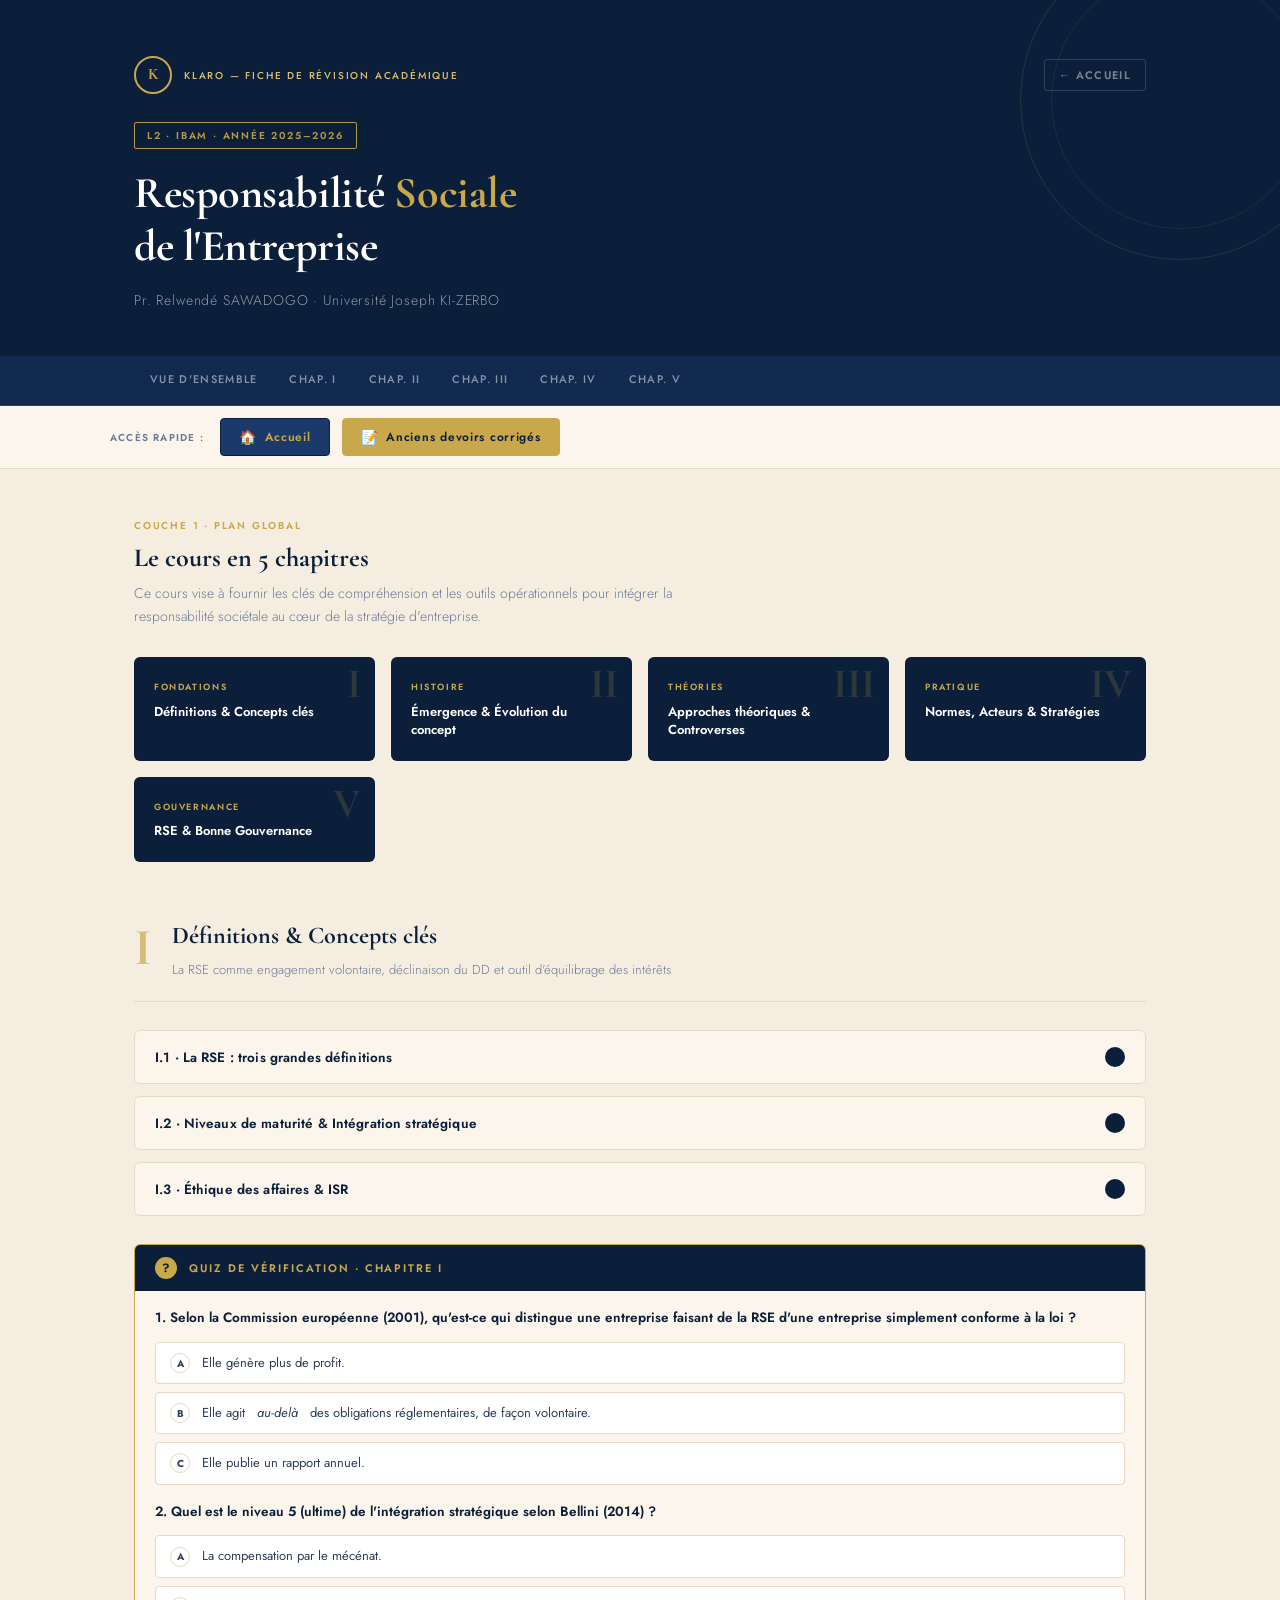
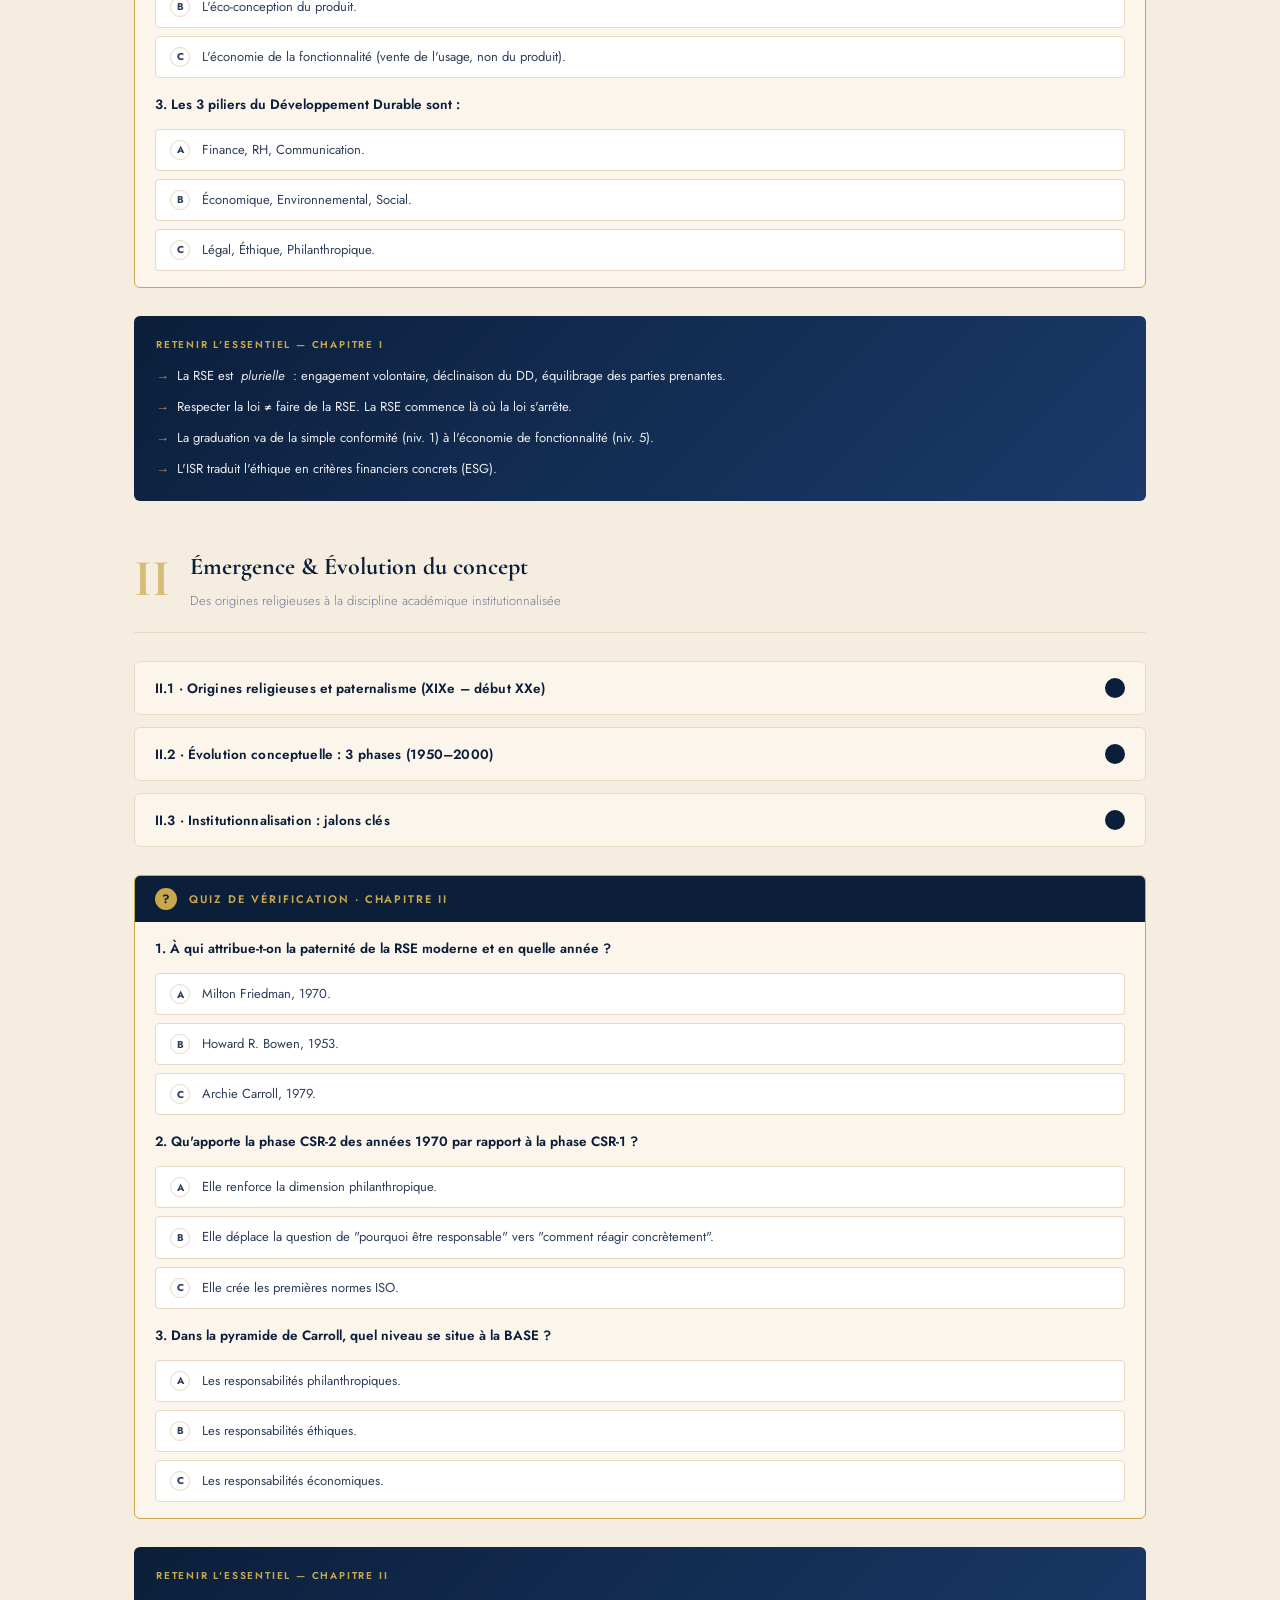
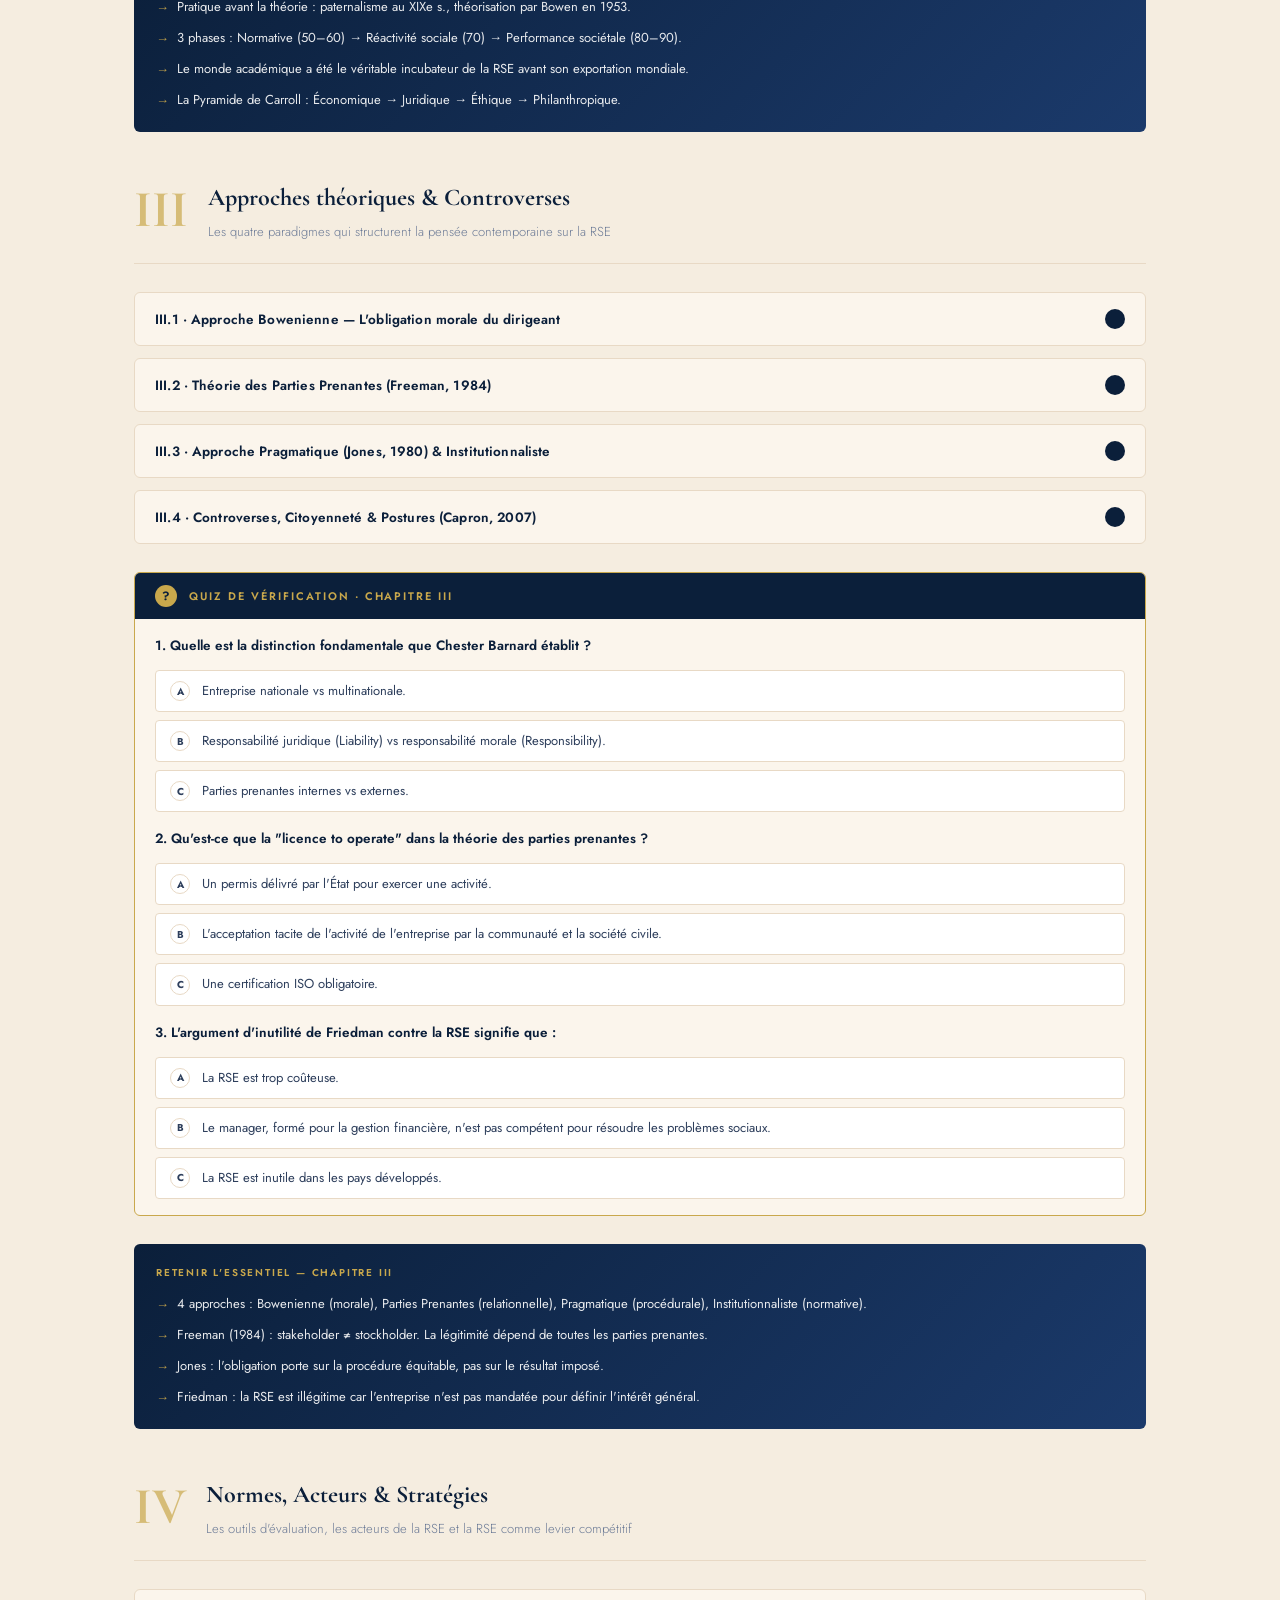
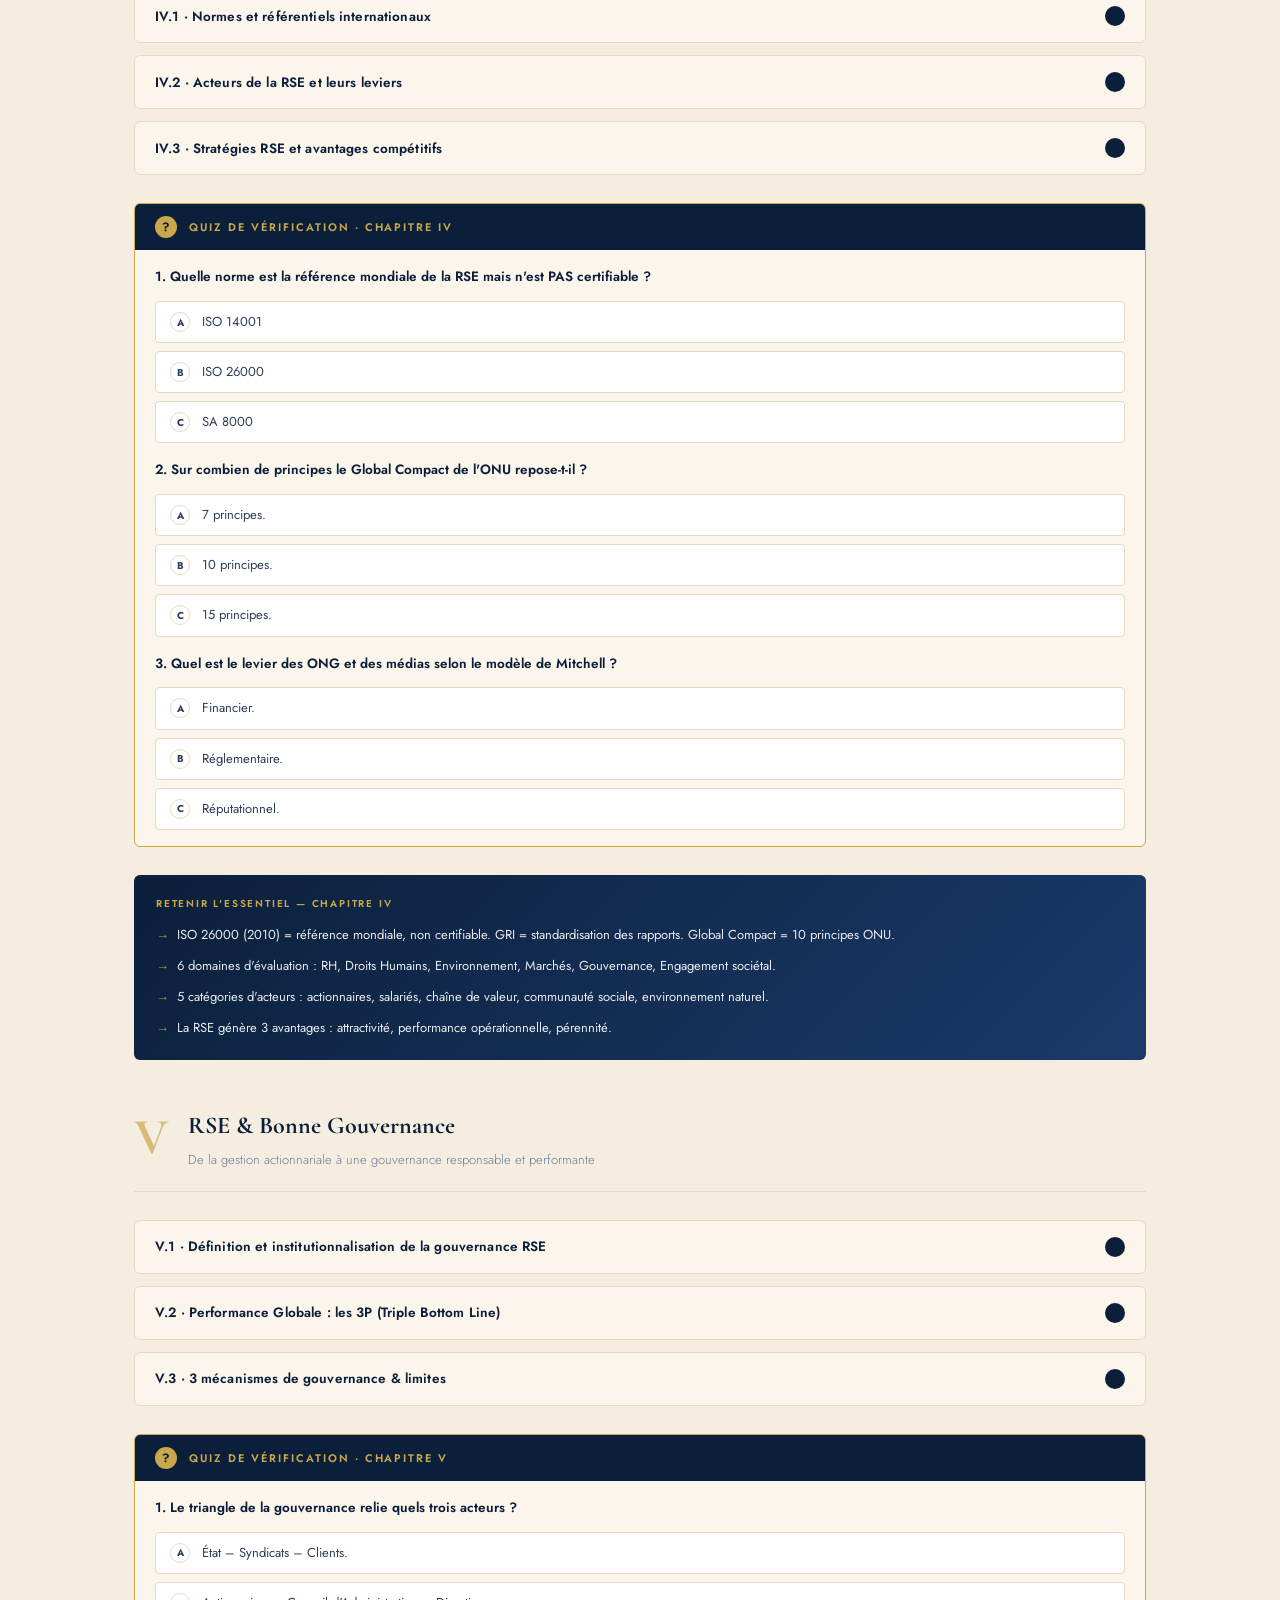
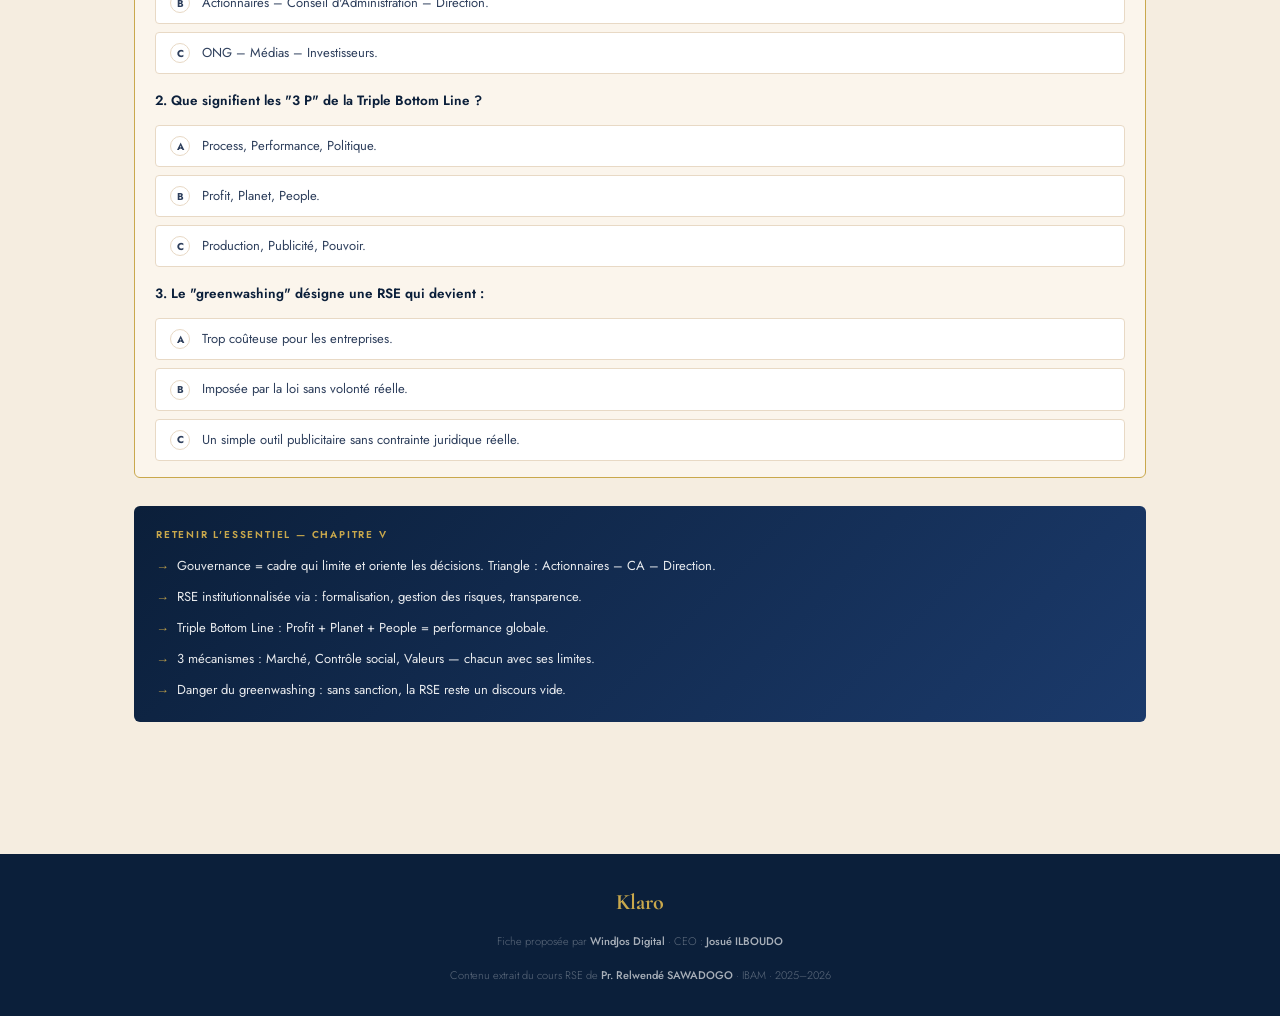
<file: fiche/rse-2026.html>
<!DOCTYPE html>
<html lang="fr">
<head>
  <meta charset="UTF-8"/>
  <meta name="viewport" content="width=device-width, initial-scale=1.0"/>
  <title>Fiche RSE — Responsabilité Sociale de l'Entreprise · Klaro</title>
  <meta name="description" content="Fiche de révision complète sur la RSE : définitions, théories, normes et gouvernance. Pr. Relwendé SAWADOGO — IBAM L2 2025–2026."/>

  <!-- ── Polices Google Fonts ── -->
  <link rel="preconnect" href="https://fonts.googleapis.com"/>
  <link rel="preconnect" href="https://fonts.gstatic.com" crossorigin/>
  <link href="https://fonts.googleapis.com/css2?family=Cormorant+Garamond:ital,wght@0,400;0,600;0,700;1,400&family=Jost:wght@300;400;500;600&display=swap" rel="stylesheet"/>

  <!-- ── Feuilles de style (ordre obligatoire) ── -->
  <link rel="stylesheet" href="../assets/css/variables.css"/>  <!-- 1. Tokens design       -->
  <link rel="stylesheet" href="../assets/css/base.css"/>       <!-- 2. Reset & fondations  -->
  <link rel="stylesheet" href="../assets/css/components.css"/> <!-- 3. Composants partagés -->
  <link rel="stylesheet" href="../assets/css/fiche.css"/>      <!-- 4. Mise en page fiche  -->
</head>
<body class="fiche-page">


  <!-- ═══════════════════════════════════════════
       EN-TÊTE DE LA FICHE
  ════════════════════════════════════════════ -->
  <header class="fiche-header">

    <!-- Cercle décoratif (purement visuel) -->
    <div class="fiche-header__deco" aria-hidden="true"></div>

    <div class="fiche-header__inner">

      <!-- Ligne de marque — logo cliquable vers l'accueil -->
      <div class="fiche-header__brand">
        <a
          href="../index.html"
          style="display:flex; align-items:center; gap:12px; text-decoration:none;"
          title="Retour à l'accueil Klaro"
        >
          <div class="fiche-header__brand-logo" aria-hidden="true">K</div>
          <span class="fiche-header__brand-text">Klaro — Fiche de révision académique</span>
        </a>

        <!-- Bouton retour accueil (coin droit du header) -->
        <a
          href="../index.html"
          style="margin-left:auto; font-size:11px; font-weight:600;
                 letter-spacing:0.12em; text-transform:uppercase;
                 color:rgba(255,255,255,0.45); text-decoration:none;
                 border:1px solid rgba(255,255,255,0.15); border-radius:3px;
                 padding:6px 14px; transition:all 0.2s; white-space:nowrap;"
          onmouseover="this.style.color='var(--color-gold)'; this.style.borderColor='var(--color-gold)';"
          onmouseout="this.style.color='rgba(255,255,255,0.45)'; this.style.borderColor='rgba(255,255,255,0.15)';"
          title="Retour à l'accueil"
        >
          ← Accueil
        </a>
      </div>

      <!-- Étiquette niveau/année -->
      <div class="fiche-header__tag">L2 · IBAM · Année 2025–2026</div>

      <!-- Titre principal -->
      <h1 class="fiche-header__title">
        Responsabilité <em>Sociale</em><br/>de l'Entreprise
      </h1>

      <!-- Sous-titre -->
      <p class="fiche-header__subtitle">
        Pr. Relwendé SAWADOGO · Université Joseph KI-ZERBO
      </p>

    </div>
  </header>


  <!-- ═══════════════════════════════════════════
       NAVIGATION INTERNE — Ancres vers les chapitres
  ════════════════════════════════════════════ -->
  <nav class="fiche-nav" aria-label="Navigation dans la fiche">
    <div class="fiche-nav__inner">
      <a class="fiche-nav__link" href="#apercu">Vue d'ensemble</a>
      <a class="fiche-nav__link" href="#chap1">Chap. I</a>
      <a class="fiche-nav__link" href="#chap2">Chap. II</a>
      <a class="fiche-nav__link" href="#chap3">Chap. III</a>
      <a class="fiche-nav__link" href="#chap4">Chap. IV</a>
      <a class="fiche-nav__link" href="#chap5">Chap. V</a>
    </div>
  </nav>


  <!-- ═══════════════════════════════════════════
       BARRE D'ACTIONS
       3 boutons : Accueil · Cours original · Anciens devoirs
       Affichée entre la navigation interne et le contenu.
  ════════════════════════════════════════════ -->
  <div class="fiche-actions">
    <div class="fiche-actions__inner">

      <span class="fiche-actions__label">Accès rapide :</span>

      <!-- Bouton retour accueil -->
      <a
        class="fiche-action-btn fiche-action-btn--cours"
        href="../index.html"
        title="Retour à l'accueil Klaro"
        style="background:var(--color-navy-light);"
      >
        <span class="fiche-action-btn__icon">🏠</span>
        Accueil
      </a>

      <!--
        Bouton "Cours original"
        Le href="#" est remplacé automatiquement par fiche.js
        dès que la page charge — il récupère l'URL du cours
        depuis Supabase via la fonction chargerCoursOriginal().
        Si aucun cours n'est publié, ce bouton est masqué.
      -->
      <a
        class="fiche-action-btn fiche-action-btn--cours"
        href="#"
        id="btnCoursOriginal"
        target="_blank"
        rel="noopener noreferrer"
        title="Télécharger le cours original"
      >
        <span class="fiche-action-btn__icon">📄</span>
        Cours original
      </a>

      <!--
        Bouton "Anciens devoirs corrigés"
        Pointe vers la page des devoirs de cette fiche.
        La page devoirs/rse-2026.html sera créée prochainement.
      -->
      <a
        class="fiche-action-btn fiche-action-btn--devoirs"
        href="../devoirs/rse-2026.html"
        title="Voir les anciens devoirs corrigés"
      >
        <span class="fiche-action-btn__icon">📝</span>
        Anciens devoirs corrigés
      </a>

    </div>
  </div>


  <!-- ═══════════════════════════════════════════
       CONTENU PRINCIPAL
  ════════════════════════════════════════════ -->
  <main class="fiche-main">


    <!-- ════════════════════════════════════════
         VUE D'ENSEMBLE — Plan du cours en 5 chapitres
    ════════════════════════════════════════ -->
    <section class="overview fade-up" id="apercu">

      <span class="section-label">Couche 1 · Plan Global</span>
      <h2 class="overview__title">Le cours en 5 chapitres</h2>
      <p class="overview__intro">
        Ce cours vise à fournir les clés de compréhension et les outils opérationnels
        pour intégrer la responsabilité sociétale au cœur de la stratégie d'entreprise.
      </p>

      <!-- Grille des cartes chapitres -->
      <div class="overview__grid">

        <a class="chapter-card" href="#chap1">
          <div class="chapter-card__num" aria-hidden="true">I</div>
          <div class="chapter-card__tag">Fondations</div>
          <div class="chapter-card__title">Définitions &amp; Concepts clés</div>
        </a>

        <a class="chapter-card" href="#chap2">
          <div class="chapter-card__num" aria-hidden="true">II</div>
          <div class="chapter-card__tag">Histoire</div>
          <div class="chapter-card__title">Émergence &amp; Évolution du concept</div>
        </a>

        <a class="chapter-card" href="#chap3">
          <div class="chapter-card__num" aria-hidden="true">III</div>
          <div class="chapter-card__tag">Théories</div>
          <div class="chapter-card__title">Approches théoriques &amp; Controverses</div>
        </a>

        <a class="chapter-card" href="#chap4">
          <div class="chapter-card__num" aria-hidden="true">IV</div>
          <div class="chapter-card__tag">Pratique</div>
          <div class="chapter-card__title">Normes, Acteurs &amp; Stratégies</div>
        </a>

        <a class="chapter-card" href="#chap5">
          <div class="chapter-card__num" aria-hidden="true">V</div>
          <div class="chapter-card__tag">Gouvernance</div>
          <div class="chapter-card__title">RSE &amp; Bonne Gouvernance</div>
        </a>

      </div>
    </section>


    <!-- ════════════════════════════════════════
         CHAPITRE I — Définitions & Concepts clés
    ════════════════════════════════════════ -->
    <section class="chapter-section fade-up" id="chap1">

      <div class="chapter-header">
        <div class="chapter-header__num" aria-hidden="true">I</div>
        <div class="chapter-header__text">
          <h2 class="chapter-header__title">Définitions &amp; Concepts clés</h2>
          <p class="chapter-header__desc">
            La RSE comme engagement volontaire, déclinaison du DD et outil d'équilibrage des intérêts
          </p>
        </div>
      </div>

      <!-- I.1 — Les trois grandes définitions -->
      <div class="accordion">
        <button
          class="accordion__trigger"
          aria-expanded="false"
          onclick="toggleAccordion(this)"
        >
          <span class="accordion__title">I.1 · La RSE : trois grandes définitions</span>
          <span class="accordion__icon" aria-hidden="true">
            <svg viewBox="0 0 10 10"><path d="M5 1v8M1 5h8"/></svg>
          </span>
        </button>
        <div class="accordion__body">
          <div class="content-block">

            <p><strong>Définition 1 — Engagement volontaire (Commission européenne, 2001) :</strong></p>
            <div class="def-box">
              « L'intégration volontaire par les entreprises de préoccupations sociales et
              environnementales à leurs activités commerciales et leurs relations avec leurs
              parties prenantes. »
            </div>
            <p>
              Le terme <em>volontaire</em> est crucial : une entreprise qui se contente de respecter
              la loi n'est pas en RSE, elle est seulement en conformité. L'UE tend aujourd'hui
              vers l'obligation (reporting extra-financier imposé aux entreprises de +500 salariés).
            </p>
            <p>Les 4 piliers : périmètre (social + environnemental), intégration stratégique
            (cœur de métier), nature de l'engagement (au-delà de la norme), dialogue avec les
            parties prenantes.</p>

            <p><strong>Définition 2 — Déclinaison du Développement Durable :</strong></p>
            <p>La RSE est l'opérationnalisation du DD à l'échelle de l'entreprise.
            Le rapport Brundtland (ONU, 1987) définit le DD comme :</p>
            <div class="def-box">
              « Un développement qui répond aux besoins du présent sans compromettre la
              capacité des générations futures à répondre aux leurs. »
            </div>
            <p>La performance s'évalue sur 3 piliers : <strong>économique</strong> (rentabilité),
            <strong>environnemental</strong> (empreinte écologique), <strong>social</strong>
            (équité, bien-être, droits humains).</p>

            <p><strong>Définition 3 — Outil d'équilibrage des intérêts :</strong></p>
            <p>
              Selon Peter Pruzan, l'entreprise responsable se reconnaît à la fierté de ses
              employés et à la confiance de ses clients. Le paradoxe de Chanteau (2017) montre
              qu'aucun dirigeant ne peut satisfaire simultanément tous les acteurs, d'où la
              nécessité d'une régulation politique.
            </p>

          </div>
        </div>
      </div>

      <!-- I.2 — Niveaux de maturité -->
      <div class="accordion">
        <button
          class="accordion__trigger"
          aria-expanded="false"
          onclick="toggleAccordion(this)"
        >
          <span class="accordion__title">I.2 · Niveaux de maturité &amp; Intégration stratégique</span>
          <span class="accordion__icon" aria-hidden="true">
            <svg viewBox="0 0 10 10"><path d="M5 1v8M1 5h8"/></svg>
          </span>
        </button>
        <div class="accordion__body">
          <div class="content-block">

            <p><strong>4 niveaux de maturité RSE :</strong></p>
            <table class="data-table">
              <thead>
                <tr><th>Niveau</th><th>Description</th></tr>
              </thead>
              <tbody>
                <tr><td>1 — Économique</td><td>Seule responsabilité : fournir du travail et créer de l'emploi.</td></tr>
                <tr><td>2 — Philanthropie</td><td>Dons et fondations déconnectés du cœur de métier.</td></tr>
                <tr><td>3 — Action positive</td><td>Systèmes de gestion environnementale, politiques d'insertion.</td></tr>
                <tr><td>4 — Impact global</td><td>Audits sociaux sur toute la chaîne de valeur ; mission sociale inscrite dans les statuts.</td></tr>
              </tbody>
            </table>

            <p><strong>5 niveaux d'intégration stratégique (Bellini, 2014) :</strong></p>
            <table class="data-table">
              <thead>
                <tr><th>Niveau</th><th>Nature de l'action</th></tr>
              </thead>
              <tbody>
                <tr><td>1</td><td>Conformité réglementaire — respect des obligations minimales.</td></tr>
                <tr><td>2</td><td>Gestion curative — actions correctives sans modification des processus.</td></tr>
                <tr><td>3</td><td>Compensation — mécénat, reforestation pour compenser les dommages.</td></tr>
                <tr><td>4</td><td>Éco-conception — intégration du cycle de vie dès la création du produit.</td></tr>
                <tr><td>5</td><td>Économie de la fonctionnalité — vente de l'usage, non du produit (ex : Michelin vend des km).</td></tr>
              </tbody>
            </table>

          </div>
        </div>
      </div>

      <!-- I.3 — Éthique & ISR -->
      <div class="accordion">
        <button
          class="accordion__trigger"
          aria-expanded="false"
          onclick="toggleAccordion(this)"
        >
          <span class="accordion__title">I.3 · Éthique des affaires &amp; ISR</span>
          <span class="accordion__icon" aria-hidden="true">
            <svg viewBox="0 0 10 10"><path d="M5 1v8M1 5h8"/></svg>
          </span>
        </button>
        <div class="accordion__body">
          <div class="content-block">

            <p><strong>Éthique des affaires :</strong> questionnement moral sur les conséquences
            des actes de gestion. Vision anglo-saxonne : morale religieuse imposée ;
            vision française : portée par le patronat via les œuvres de bienfaisance.</p>

            <p><strong>ISR (Investissement Socialement Responsable) :</strong> intégration de
            critères extra-financiers ESG (Environnement, Social, Gouvernance) dans les
            décisions d'investissement.</p>

            <table class="data-table">
              <thead>
                <tr><th>Génération</th><th>Période</th><th>Caractéristiques</th></tr>
              </thead>
              <tbody>
                <tr><td>1ère — Religieuse</td><td>1930–60</td><td>Exclusion : tabac, alcool, jeux (Quakers).</td></tr>
                <tr><td>2ème — Militante</td><td>1960–70</td><td>Exclusion du nucléaire, des régimes violents (Apartheid).</td></tr>
                <tr><td>3ème — Positive</td><td>Fin 80</td><td>Sélection "Best-in-class" : personnel et écologie.</td></tr>
                <tr><td>4ème — Dialogue</td><td>Années 90</td><td>Engagement actionnarial : l'argent comme levier de changement.</td></tr>
              </tbody>
            </table>

          </div>
        </div>
      </div>

      <!-- Quiz I -->
      <div class="quiz">
        <div class="quiz__header">
          <div class="quiz__header-icon" aria-hidden="true">?</div>
          <span class="quiz__header-label">Quiz de vérification · Chapitre I</span>
        </div>
        <div class="quiz__questions">

          <div class="quiz__question">
            <div class="quiz__question-text">1. Selon la Commission européenne (2001), qu'est-ce qui distingue une entreprise faisant de la RSE d'une entreprise simplement conforme à la loi ?</div>
            <div class="quiz__options">
              <div class="quiz__option" onclick="repondre(this, false)"><span class="quiz__option-circle">A</span> Elle génère plus de profit.</div>
              <div class="quiz__option" onclick="repondre(this, true)"><span class="quiz__option-circle">B</span> Elle agit <em>au-delà</em> des obligations réglementaires, de façon volontaire.</div>
              <div class="quiz__option" onclick="repondre(this, false)"><span class="quiz__option-circle">C</span> Elle publie un rapport annuel.</div>
            </div>
            <div class="quiz__feedback"></div>
          </div>

          <div class="quiz__question">
            <div class="quiz__question-text">2. Quel est le niveau 5 (ultime) de l'intégration stratégique selon Bellini (2014) ?</div>
            <div class="quiz__options">
              <div class="quiz__option" onclick="repondre(this, false)"><span class="quiz__option-circle">A</span> La compensation par le mécénat.</div>
              <div class="quiz__option" onclick="repondre(this, false)"><span class="quiz__option-circle">B</span> L'éco-conception du produit.</div>
              <div class="quiz__option" onclick="repondre(this, true)"><span class="quiz__option-circle">C</span> L'économie de la fonctionnalité (vente de l'usage, non du produit).</div>
            </div>
            <div class="quiz__feedback"></div>
          </div>

          <div class="quiz__question">
            <div class="quiz__question-text">3. Les 3 piliers du Développement Durable sont :</div>
            <div class="quiz__options">
              <div class="quiz__option" onclick="repondre(this, false)"><span class="quiz__option-circle">A</span> Finance, RH, Communication.</div>
              <div class="quiz__option" onclick="repondre(this, true)"><span class="quiz__option-circle">B</span> Économique, Environnemental, Social.</div>
              <div class="quiz__option" onclick="repondre(this, false)"><span class="quiz__option-circle">C</span> Légal, Éthique, Philanthropique.</div>
            </div>
            <div class="quiz__feedback"></div>
          </div>

        </div>
      </div>

      <!-- Retenir I -->
      <div class="retenir">
        <div class="retenir__title">Retenir l'essentiel — Chapitre I</div>
        <ul class="retenir__list">
          <li>La RSE est <em>plurielle</em> : engagement volontaire, déclinaison du DD, équilibrage des parties prenantes.</li>
          <li>Respecter la loi ≠ faire de la RSE. La RSE commence là où la loi s'arrête.</li>
          <li>La graduation va de la simple conformité (niv. 1) à l'économie de fonctionnalité (niv. 5).</li>
          <li>L'ISR traduit l'éthique en critères financiers concrets (ESG).</li>
        </ul>
      </div>

    </section>


    <!-- ════════════════════════════════════════
         CHAPITRE II — Émergence & Évolution
    ════════════════════════════════════════ -->
    <section class="chapter-section fade-up" id="chap2">

      <div class="chapter-header">
        <div class="chapter-header__num" aria-hidden="true">II</div>
        <div class="chapter-header__text">
          <h2 class="chapter-header__title">Émergence &amp; Évolution du concept</h2>
          <p class="chapter-header__desc">Des origines religieuses à la discipline académique institutionnalisée</p>
        </div>
      </div>

      <!-- II.1 -->
      <div class="accordion">
        <button class="accordion__trigger" aria-expanded="false" onclick="toggleAccordion(this)">
          <span class="accordion__title">II.1 · Origines religieuses et paternalisme (XIXe – début XXe)</span>
          <span class="accordion__icon" aria-hidden="true"><svg viewBox="0 0 10 10"><path d="M5 1v8M1 5h8"/></svg></span>
        </button>
        <div class="accordion__body">
          <div class="content-block">
            <p>La RSE émerge dans le terreau de la seconde révolution industrielle américaine. Deux logiques fondatrices :</p>
            <div class="key-points">
              <div class="key-point"><div class="key-point__dot"></div><span><strong>Inspiration religieuse :</strong> l'éthique protestante impose au dirigeant prospère un devoir de "stewardship" (gérance) envers la communauté.</span></div>
              <div class="key-point"><div class="key-point__dot"></div><span><strong>Paternalisme industriel :</strong> l'entreprise Pullman illustre cette logique — cités ouvrières, installations communautaires pour stabiliser la main-d'œuvre.</span></div>
            </div>
            <p>Au début du XXe siècle (Morrell Heald, 1970), la responsabilité glisse de la conscience individuelle du patron vers les ressources collectives de l'entreprise. Facteurs déclencheurs : mouvement progressiste, lois antitrust, invention des Relations Publiques (Rockefeller).</p>
            <p>L'ouvrage de Howard Bowen (1953) est lui-même une commande de fondations protestantes pour répondre à l'influence de l'enseignement social catholique (<em>Rerum Novarum</em>, Léon XIII, 1891).</p>
          </div>
        </div>
      </div>

      <!-- II.2 -->
      <div class="accordion">
        <button class="accordion__trigger" aria-expanded="false" onclick="toggleAccordion(this)">
          <span class="accordion__title">II.2 · Évolution conceptuelle : 3 phases (1950–2000)</span>
          <span class="accordion__icon" aria-hidden="true"><svg viewBox="0 0 10 10"><path d="M5 1v8M1 5h8"/></svg></span>
        </button>
        <div class="accordion__body">
          <div class="content-block">
            <table class="data-table">
              <thead>
                <tr><th>Période</th><th>Concept</th><th>Question centrale</th><th>Focalisation</th></tr>
              </thead>
              <tbody>
                <tr><td>1950–60</td><td>CSR-1 (Responsibility)</td><td>Pourquoi ?</td><td>Éthique et Normes</td></tr>
                <tr><td>1970</td><td>CSR-2 (Responsiveness)</td><td>Comment ?</td><td>Processus de gestion</td></tr>
                <tr><td>1980–90</td><td>CSP (Performance)</td><td>Quel résultat ?</td><td>Impacts et Mesure</td></tr>
              </tbody>
            </table>
            <p>La <strong>Performance Sociétale (CSP)</strong> synthétise les trois dimensions : les <em>Principes</em> (cadre moral), les <em>Processus</em> (capacité de gestion), les <em>Résultats</em> (mesure des impacts).</p>
            <p><strong>La Pyramide de Carroll</strong> structure les responsabilités en 4 niveaux (de la base au sommet) : Économiques → Juridiques → Éthiques → Philanthropiques/Discrétionnaires.</p>
          </div>
        </div>
      </div>

      <!-- II.3 -->
      <div class="accordion">
        <button class="accordion__trigger" aria-expanded="false" onclick="toggleAccordion(this)">
          <span class="accordion__title">II.3 · Institutionnalisation : jalons clés</span>
          <span class="accordion__icon" aria-hidden="true"><svg viewBox="0 0 10 10"><path d="M5 1v8M1 5h8"/></svg></span>
        </button>
        <div class="accordion__body">
          <div class="content-block">
            <table class="data-table">
              <thead>
                <tr><th>Année</th><th>Événement</th><th>Impact</th></tr>
              </thead>
              <tbody>
                <tr><td>1953</td><td>Décision Cour Suprême du New Jersey</td><td>Légalise les contributions philanthropiques.</td></tr>
                <tr><td>1953</td><td>Ouvrage de Howard Bowen</td><td>Théorisation fondatrice de la RSE moderne.</td></tr>
                <tr><td>1959</td><td>Rapport Fondation Ford</td><td>Intégration de la RSE dans les Business Schools.</td></tr>
                <tr><td>1963</td><td>1er manuel McGuire — <em>Business and Society</em></td><td>Premier ouvrage pédagogique dédié.</td></tr>
                <tr><td>1971</td><td>Division "Social Issue in Management"</td><td>Branche dédiée à l'Academy of Management.</td></tr>
                <tr><td>1982</td><td>Journal of Business Ethics</td><td>Revue académique spécialisée.</td></tr>
              </tbody>
            </table>
          </div>
        </div>
      </div>

      <!-- Quiz II -->
      <div class="quiz">
        <div class="quiz__header">
          <div class="quiz__header-icon" aria-hidden="true">?</div>
          <span class="quiz__header-label">Quiz de vérification · Chapitre II</span>
        </div>
        <div class="quiz__questions">

          <div class="quiz__question">
            <div class="quiz__question-text">1. À qui attribue-t-on la paternité de la RSE moderne et en quelle année ?</div>
            <div class="quiz__options">
              <div class="quiz__option" onclick="repondre(this, false)"><span class="quiz__option-circle">A</span> Milton Friedman, 1970.</div>
              <div class="quiz__option" onclick="repondre(this, true)"><span class="quiz__option-circle">B</span> Howard R. Bowen, 1953.</div>
              <div class="quiz__option" onclick="repondre(this, false)"><span class="quiz__option-circle">C</span> Archie Carroll, 1979.</div>
            </div>
            <div class="quiz__feedback"></div>
          </div>

          <div class="quiz__question">
            <div class="quiz__question-text">2. Qu'apporte la phase CSR-2 des années 1970 par rapport à la phase CSR-1 ?</div>
            <div class="quiz__options">
              <div class="quiz__option" onclick="repondre(this, false)"><span class="quiz__option-circle">A</span> Elle renforce la dimension philanthropique.</div>
              <div class="quiz__option" onclick="repondre(this, true)"><span class="quiz__option-circle">B</span> Elle déplace la question de "pourquoi être responsable" vers "comment réagir concrètement".</div>
              <div class="quiz__option" onclick="repondre(this, false)"><span class="quiz__option-circle">C</span> Elle crée les premières normes ISO.</div>
            </div>
            <div class="quiz__feedback"></div>
          </div>

          <div class="quiz__question">
            <div class="quiz__question-text">3. Dans la pyramide de Carroll, quel niveau se situe à la BASE ?</div>
            <div class="quiz__options">
              <div class="quiz__option" onclick="repondre(this, false)"><span class="quiz__option-circle">A</span> Les responsabilités philanthropiques.</div>
              <div class="quiz__option" onclick="repondre(this, false)"><span class="quiz__option-circle">B</span> Les responsabilités éthiques.</div>
              <div class="quiz__option" onclick="repondre(this, true)"><span class="quiz__option-circle">C</span> Les responsabilités économiques.</div>
            </div>
            <div class="quiz__feedback"></div>
          </div>

        </div>
      </div>

      <div class="retenir">
        <div class="retenir__title">Retenir l'essentiel — Chapitre II</div>
        <ul class="retenir__list">
          <li>Pratique avant la théorie : paternalisme au XIXe s., théorisation par Bowen en 1953.</li>
          <li>3 phases : Normative (50–60) → Réactivité sociale (70) → Performance sociétale (80–90).</li>
          <li>Le monde académique a été le véritable incubateur de la RSE avant son exportation mondiale.</li>
          <li>La Pyramide de Carroll : Économique → Juridique → Éthique → Philanthropique.</li>
        </ul>
      </div>

    </section>


    <!-- ════════════════════════════════════════
         CHAPITRE III — Approches théoriques
    ════════════════════════════════════════ -->
    <section class="chapter-section fade-up" id="chap3">

      <div class="chapter-header">
        <div class="chapter-header__num" aria-hidden="true">III</div>
        <div class="chapter-header__text">
          <h2 class="chapter-header__title">Approches théoriques &amp; Controverses</h2>
          <p class="chapter-header__desc">Les quatre paradigmes qui structurent la pensée contemporaine sur la RSE</p>
        </div>
      </div>

      <!-- III.1 -->
      <div class="accordion">
        <button class="accordion__trigger" aria-expanded="false" onclick="toggleAccordion(this)">
          <span class="accordion__title">III.1 · Approche Bowenienne — L'obligation morale du dirigeant</span>
          <span class="accordion__icon" aria-hidden="true"><svg viewBox="0 0 10 10"><path d="M5 1v8M1 5h8"/></svg></span>
        </button>
        <div class="accordion__body">
          <div class="content-block">
            <p><strong>Chester Barnard (1938)</strong> pose les fondations en distinguant :</p>
            <div class="key-points">
              <div class="key-point"><div class="key-point__dot"></div><span><strong>Responsabilité juridique (Liability) :</strong> obligation légale codifiée et sanctionnable.</span></div>
              <div class="key-point"><div class="key-point__dot"></div><span><strong>Responsabilité morale (Responsibility) :</strong> éthique personnelle allant au-delà de la loi.</span></div>
            </div>
            <p><strong>Howard Bowen (1953)</strong> identifie 4 leviers de régulation : (1) la concurrence, (2) la régulation publique, (3) les contre-pouvoirs (syndicats, associations), (4) l'autorégulation (RSE). L'optimum social naît de leur synergie.</p>
            <p>Rupture avec Adam Smith : ce n'est plus le marché qui garantit le bien-être, mais le souci du bien commun qui devient la condition du maintien du marché. Les 10 piliers de Bowen anticipent l'ISO 26000 : droits humains, audit social, sobriété énergétique, protection de l'environnement…</p>
          </div>
        </div>
      </div>

      <!-- III.2 -->
      <div class="accordion">
        <button class="accordion__trigger" aria-expanded="false" onclick="toggleAccordion(this)">
          <span class="accordion__title">III.2 · Théorie des Parties Prenantes (Freeman, 1984)</span>
          <span class="accordion__icon" aria-hidden="true"><svg viewBox="0 0 10 10"><path d="M5 1v8M1 5h8"/></svg></span>
        </button>
        <div class="accordion__body">
          <div class="content-block">
            <div class="def-box">
              Partie prenante (Freeman, 1984) : « Tout groupe d'individus ou tout individu
              qui peut affecter ou être affecté par la réalisation des objectifs d'une organisation. »
            </div>
            <p>Opposition fondamentale entre deux visions :</p>
            <div class="key-points">
              <div class="key-point"><div class="key-point__dot"></div><span><strong>Stockholder (actionnariale) :</strong> l'entreprise ne rend des comptes qu'aux actionnaires (profit exclusif).</span></div>
              <div class="key-point"><div class="key-point__dot"></div><span><strong>Stakeholder (partenariale) :</strong> l'entreprise équilibre les intérêts de groupes variés (contractuels ET moraux).</span></div>
            </div>
            <table class="data-table">
              <thead>
                <tr><th>Partie Prenante</th><th>Attentes principales</th></tr>
              </thead>
              <tbody>
                <tr><td>Pouvoirs publics</td><td>Emplois, fiscalité, aménagement du territoire.</td></tr>
                <tr><td>Fournisseurs</td><td>Partenariats éthiques, délais de paiement.</td></tr>
                <tr><td>Clients</td><td>Qualité, sécurité, valeur ajoutée sociétale.</td></tr>
                <tr><td>Investisseurs</td><td>Lien éthique/performance, critères ESG.</td></tr>
                <tr><td>Société civile / ONG</td><td>Responsabilité globale, licence to operate.</td></tr>
              </tbody>
            </table>
            <p>Concept clé : la <strong>licence to operate</strong> — acceptation tacite de l'activité de l'entreprise par la communauté. Sans elle, l'entreprise risque boycotts et blocages réglementaires.</p>
          </div>
        </div>
      </div>

      <!-- III.3 -->
      <div class="accordion">
        <button class="accordion__trigger" aria-expanded="false" onclick="toggleAccordion(this)">
          <span class="accordion__title">III.3 · Approche Pragmatique (Jones, 1980) &amp; Institutionnaliste</span>
          <span class="accordion__icon" aria-hidden="true"><svg viewBox="0 0 10 10"><path d="M5 1v8M1 5h8"/></svg></span>
        </button>
        <div class="accordion__body">
          <div class="content-block">
            <p><strong>Jones (1980) — L'approche procédurale :</strong> la RSE ne se définit plus par ses résultats (quoi), mais par la qualité de ses procédures de décision (comment). Comme en démocratie, l'État ne garantit pas un résultat parfait mais une procédure équitable.</p>
            <table class="data-table">
              <thead>
                <tr><th>Dimension</th><th>Approche classique</th><th>Approche pragmatique</th></tr>
              </thead>
              <tbody>
                <tr><td>Focus</td><td>Le résultat (Quoi ?)</td><td>La procédure (Comment ?)</td></tr>
                <tr><td>Avantage</td><td>Facile à mesurer</td><td>Très adaptable selon les pays</td></tr>
              </tbody>
            </table>
            <p><strong>Approche institutionnaliste :</strong> les entreprises sont encastrées dans un système de normes sociales. L'Europe a construit son institutionnalisation à partir de 5 crises : choc pétrolier (1973), chute du mur (1989), dérégulation, mondialisation, chômage de masse. Point de bascule : le Sommet de Lisbonne (2000).</p>
          </div>
        </div>
      </div>

      <!-- III.4 -->
      <div class="accordion">
        <button class="accordion__trigger" aria-expanded="false" onclick="toggleAccordion(this)">
          <span class="accordion__title">III.4 · Controverses, Citoyenneté &amp; Postures (Capron, 2007)</span>
          <span class="accordion__icon" aria-hidden="true"><svg viewBox="0 0 10 10"><path d="M5 1v8M1 5h8"/></svg></span>
        </button>
        <div class="accordion__body">
          <div class="content-block">
            <p><strong>Critique néoclassique (Levitt, Friedman) :</strong></p>
            <div class="key-points">
              <div class="key-point"><div class="key-point__dot"></div><span><strong>Illégitimité :</strong> l'entreprise usurpe le rôle de l'État en définissant l'intérêt général.</span></div>
              <div class="key-point"><div class="key-point__dot"></div><span><strong>Inutilité / incompétence :</strong> le manager est formé pour la gestion financière, non pour résoudre les problèmes sociaux.</span></div>
            </div>
            <p><strong>6 postures de Capron &amp; Quairel-Lanoizelée (2007) :</strong></p>
            <table class="data-table">
              <thead>
                <tr><th>Posture</th><th>Priorité</th></tr>
              </thead>
              <tbody>
                <tr><td>L'humanisme raisonné</td><td>L'Homme (économie au service de l'humain).</td></tr>
                <tr><td>Le progressisme productiviste</td><td>La Production (croissance avant tout).</td></tr>
                <tr><td>Le productivisme éclairé</td><td>L'Économie (développement prioritaire mais durable).</td></tr>
                <tr><td>L'utilitarisme pragmatique</td><td>Le Marché (exploiter en respectant les normes).</td></tr>
                <tr><td>L'écologisme radical</td><td>La Nature (l'activité humaine s'y plie totalement).</td></tr>
                <tr><td>L'environnementalisme social</td><td>L'Équilibre Soc/Env (économie au service de la planète).</td></tr>
              </tbody>
            </table>
          </div>
        </div>
      </div>

      <!-- Quiz III -->
      <div class="quiz">
        <div class="quiz__header">
          <div class="quiz__header-icon" aria-hidden="true">?</div>
          <span class="quiz__header-label">Quiz de vérification · Chapitre III</span>
        </div>
        <div class="quiz__questions">

          <div class="quiz__question">
            <div class="quiz__question-text">1. Quelle est la distinction fondamentale que Chester Barnard établit ?</div>
            <div class="quiz__options">
              <div class="quiz__option" onclick="repondre(this, false)"><span class="quiz__option-circle">A</span> Entreprise nationale vs multinationale.</div>
              <div class="quiz__option" onclick="repondre(this, true)"><span class="quiz__option-circle">B</span> Responsabilité juridique (Liability) vs responsabilité morale (Responsibility).</div>
              <div class="quiz__option" onclick="repondre(this, false)"><span class="quiz__option-circle">C</span> Parties prenantes internes vs externes.</div>
            </div>
            <div class="quiz__feedback"></div>
          </div>

          <div class="quiz__question">
            <div class="quiz__question-text">2. Qu'est-ce que la "licence to operate" dans la théorie des parties prenantes ?</div>
            <div class="quiz__options">
              <div class="quiz__option" onclick="repondre(this, false)"><span class="quiz__option-circle">A</span> Un permis délivré par l'État pour exercer une activité.</div>
              <div class="quiz__option" onclick="repondre(this, true)"><span class="quiz__option-circle">B</span> L'acceptation tacite de l'activité de l'entreprise par la communauté et la société civile.</div>
              <div class="quiz__option" onclick="repondre(this, false)"><span class="quiz__option-circle">C</span> Une certification ISO obligatoire.</div>
            </div>
            <div class="quiz__feedback"></div>
          </div>

          <div class="quiz__question">
            <div class="quiz__question-text">3. L'argument d'inutilité de Friedman contre la RSE signifie que :</div>
            <div class="quiz__options">
              <div class="quiz__option" onclick="repondre(this, false)"><span class="quiz__option-circle">A</span> La RSE est trop coûteuse.</div>
              <div class="quiz__option" onclick="repondre(this, true)"><span class="quiz__option-circle">B</span> Le manager, formé pour la gestion financière, n'est pas compétent pour résoudre les problèmes sociaux.</div>
              <div class="quiz__option" onclick="repondre(this, false)"><span class="quiz__option-circle">C</span> La RSE est inutile dans les pays développés.</div>
            </div>
            <div class="quiz__feedback"></div>
          </div>

        </div>
      </div>

      <div class="retenir">
        <div class="retenir__title">Retenir l'essentiel — Chapitre III</div>
        <ul class="retenir__list">
          <li>4 approches : Bowenienne (morale), Parties Prenantes (relationnelle), Pragmatique (procédurale), Institutionnaliste (normative).</li>
          <li>Freeman (1984) : stakeholder ≠ stockholder. La légitimité dépend de toutes les parties prenantes.</li>
          <li>Jones : l'obligation porte sur la procédure équitable, pas sur le résultat imposé.</li>
          <li>Friedman : la RSE est illégitime car l'entreprise n'est pas mandatée pour définir l'intérêt général.</li>
        </ul>
      </div>

    </section>


    <!-- ════════════════════════════════════════
         CHAPITRE IV — Normes, Acteurs & Stratégies
    ════════════════════════════════════════ -->
    <section class="chapter-section fade-up" id="chap4">

      <div class="chapter-header">
        <div class="chapter-header__num" aria-hidden="true">IV</div>
        <div class="chapter-header__text">
          <h2 class="chapter-header__title">Normes, Acteurs &amp; Stratégies</h2>
          <p class="chapter-header__desc">Les outils d'évaluation, les acteurs de la RSE et la RSE comme levier compétitif</p>
        </div>
      </div>

      <!-- IV.1 -->
      <div class="accordion">
        <button class="accordion__trigger" aria-expanded="false" onclick="toggleAccordion(this)">
          <span class="accordion__title">IV.1 · Normes et référentiels internationaux</span>
          <span class="accordion__icon" aria-hidden="true"><svg viewBox="0 0 10 10"><path d="M5 1v8M1 5h8"/></svg></span>
        </button>
        <div class="accordion__body">
          <div class="content-block">
            <table class="data-table">
              <thead>
                <tr><th>Norme / Référentiel</th><th>Nature &amp; portée</th></tr>
              </thead>
              <tbody>
                <tr><td>ISO 14001</td><td>Management environnemental : air, eau, déchets.</td></tr>
                <tr><td>SA 8000</td><td>Conditions de travail décentes (travail des enfants, travail forcé).</td></tr>
                <tr><td>EMAS</td><td>Système UE, plus exigeant que ISO 14001 (publication obligatoire).</td></tr>
                <tr><td><strong>ISO 26000</strong> (2010)</td><td>Référence mondiale, non certifiable, lignes directrices holistiques.</td></tr>
                <tr><td>GRI</td><td>Standardise les rapports extra-financiers pour comparaison.</td></tr>
                <tr><td>Global Compact (ONU)</td><td>10 principes universels : Droits humains, Travail, Environnement, Anti-corruption.</td></tr>
                <tr><td>Label CGEM (Maroc)</td><td>Référentiel régional — 9 axes d'engagement alignés sur les standards internationaux.</td></tr>
              </tbody>
            </table>
            <p><strong>6 domaines d'évaluation RSE :</strong> Ressources Humaines, Droits Humains, Environnement, Marchés, Gouvernance, Engagement Sociétal.</p>
            <p><strong>3 limites majeures :</strong> (1) manque d'harmonisation — RSE à "géométrie variable" ; (2) le "Voile d'Ignorance" de Rawls difficilement transposable en entreprise ; (3) 5 fronts théoriques non résolus (décision, parties prenantes, définition de l'entreprise, frontières, lien micro/macro).</p>
          </div>
        </div>
      </div>

      <!-- IV.2 -->
      <div class="accordion">
        <button class="accordion__trigger" aria-expanded="false" onclick="toggleAccordion(this)">
          <span class="accordion__title">IV.2 · Acteurs de la RSE et leurs leviers</span>
          <span class="accordion__icon" aria-hidden="true"><svg viewBox="0 0 10 10"><path d="M5 1v8M1 5h8"/></svg></span>
        </button>
        <div class="accordion__body">
          <div class="content-block">
            <table class="data-table">
              <thead>
                <tr><th>Catégorie</th><th>Levier</th><th>Mode d'action</th></tr>
              </thead>
              <tbody>
                <tr><td>Actionnaires</td><td>Financier</td><td>ISR, interpellations en AG.</td></tr>
                <tr><td>Salariés / Syndicats</td><td>Social / Opérationnel</td><td>Lanceurs d'alerte, négociation collective.</td></tr>
                <tr><td>Clients / Consommateurs</td><td>Commercial / Image</td><td>Consommation responsable, choix d'achat.</td></tr>
                <tr><td>ONG / Médias</td><td>Réputationnel</td><td>Boycott, dénonciation médiatique.</td></tr>
                <tr><td>État / Pouvoirs publics</td><td>Réglementaire / Légal</td><td>Lois, normes, incitations fiscales.</td></tr>
                <tr><td>Environnement naturel</td><td>Contrainte physique</td><td>Dégradation affectant rentabilité et réputation.</td></tr>
              </tbody>
            </table>
            <p>Les acteurs développent des <strong>stratégies d'alliance</strong> (ex : ONG + syndicats). Modèle de Mitchell : analyse par Pouvoir / Légitimité / Urgence. Enjeux majeurs : montée de la société civile, droits humains comme impératif de survie, "firme-réseau" (responsabilité étendue sur toute la chaîne de valeur).</p>
          </div>
        </div>
      </div>

      <!-- IV.3 -->
      <div class="accordion">
        <button class="accordion__trigger" aria-expanded="false" onclick="toggleAccordion(this)">
          <span class="accordion__title">IV.3 · Stratégies RSE et avantages compétitifs</span>
          <span class="accordion__icon" aria-hidden="true"><svg viewBox="0 0 10 10"><path d="M5 1v8M1 5h8"/></svg></span>
        </button>
        <div class="accordion__body">
          <div class="content-block">
            <p>Loin d'être une contrainte, la RSE est un levier stratégique de compétitivité (Porter &amp; van der Linde). 3 justifications stratégiques :</p>
            <div class="key-points">
              <div class="key-point"><div class="key-point__dot"></div><span><strong>Attractivité :</strong> consolidation du capital de réputation, rétention des investisseurs stables et des talents.</span></div>
              <div class="key-point"><div class="key-point__dot"></div><span><strong>Performance opérationnelle :</strong> innovation soutenable, économies (moins de litiges, moins d'accidents), meilleure notation extra-financière.</span></div>
              <div class="key-point"><div class="key-point__dot"></div><span><strong>Pérennité :</strong> anticipation des réglementations, gestion proactive des risques, assainissement du marché.</span></div>
            </div>
          </div>
        </div>
      </div>

      <!-- Quiz IV -->
      <div class="quiz">
        <div class="quiz__header">
          <div class="quiz__header-icon" aria-hidden="true">?</div>
          <span class="quiz__header-label">Quiz de vérification · Chapitre IV</span>
        </div>
        <div class="quiz__questions">

          <div class="quiz__question">
            <div class="quiz__question-text">1. Quelle norme est la référence mondiale de la RSE mais n'est PAS certifiable ?</div>
            <div class="quiz__options">
              <div class="quiz__option" onclick="repondre(this, false)"><span class="quiz__option-circle">A</span> ISO 14001</div>
              <div class="quiz__option" onclick="repondre(this, true)"><span class="quiz__option-circle">B</span> ISO 26000</div>
              <div class="quiz__option" onclick="repondre(this, false)"><span class="quiz__option-circle">C</span> SA 8000</div>
            </div>
            <div class="quiz__feedback"></div>
          </div>

          <div class="quiz__question">
            <div class="quiz__question-text">2. Sur combien de principes le Global Compact de l'ONU repose-t-il ?</div>
            <div class="quiz__options">
              <div class="quiz__option" onclick="repondre(this, false)"><span class="quiz__option-circle">A</span> 7 principes.</div>
              <div class="quiz__option" onclick="repondre(this, true)"><span class="quiz__option-circle">B</span> 10 principes.</div>
              <div class="quiz__option" onclick="repondre(this, false)"><span class="quiz__option-circle">C</span> 15 principes.</div>
            </div>
            <div class="quiz__feedback"></div>
          </div>

          <div class="quiz__question">
            <div class="quiz__question-text">3. Quel est le levier des ONG et des médias selon le modèle de Mitchell ?</div>
            <div class="quiz__options">
              <div class="quiz__option" onclick="repondre(this, false)"><span class="quiz__option-circle">A</span> Financier.</div>
              <div class="quiz__option" onclick="repondre(this, false)"><span class="quiz__option-circle">B</span> Réglementaire.</div>
              <div class="quiz__option" onclick="repondre(this, true)"><span class="quiz__option-circle">C</span> Réputationnel.</div>
            </div>
            <div class="quiz__feedback"></div>
          </div>

        </div>
      </div>

      <div class="retenir">
        <div class="retenir__title">Retenir l'essentiel — Chapitre IV</div>
        <ul class="retenir__list">
          <li>ISO 26000 (2010) = référence mondiale, non certifiable. GRI = standardisation des rapports. Global Compact = 10 principes ONU.</li>
          <li>6 domaines d'évaluation : RH, Droits Humains, Environnement, Marchés, Gouvernance, Engagement sociétal.</li>
          <li>5 catégories d'acteurs : actionnaires, salariés, chaîne de valeur, communauté sociale, environnement naturel.</li>
          <li>La RSE génère 3 avantages : attractivité, performance opérationnelle, pérennité.</li>
        </ul>
      </div>

    </section>


    <!-- ════════════════════════════════════════
         CHAPITRE V — RSE & Bonne Gouvernance
    ════════════════════════════════════════ -->
    <section class="chapter-section fade-up" id="chap5">

      <div class="chapter-header">
        <div class="chapter-header__num" aria-hidden="true">V</div>
        <div class="chapter-header__text">
          <h2 class="chapter-header__title">RSE &amp; Bonne Gouvernance</h2>
          <p class="chapter-header__desc">De la gestion actionnariale à une gouvernance responsable et performante</p>
        </div>
      </div>

      <!-- V.1 -->
      <div class="accordion">
        <button class="accordion__trigger" aria-expanded="false" onclick="toggleAccordion(this)">
          <span class="accordion__title">V.1 · Définition et institutionnalisation de la gouvernance RSE</span>
          <span class="accordion__icon" aria-hidden="true"><svg viewBox="0 0 10 10"><path d="M5 1v8M1 5h8"/></svg></span>
        </button>
        <div class="accordion__body">
          <div class="content-block">
            <p>La gouvernance n'est pas seulement la direction de l'entreprise ; c'est le <strong>cadre qui limite et oriente les décisions des dirigeants</strong>. Elle repose sur trois piliers :</p>
            <div class="key-points">
              <div class="key-point"><div class="key-point__dot"></div><span><strong>Processus et lois :</strong> le système de contrôle et d'administration.</span></div>
              <div class="key-point"><div class="key-point__dot"></div><span><strong>Acteurs clés :</strong> le triangle Actionnaires – Conseil d'Administration – Direction.</span></div>
              <div class="key-point"><div class="key-point__dot"></div><span><strong>Ouverture aux parties prenantes :</strong> intégration des salariés, clients, fournisseurs et communauté.</span></div>
            </div>
            <p>Pour être efficace, la RSE doit être institutionnalisée via : la <strong>formalisation</strong> (chartes éthiques, codes de conduite), la <strong>gestion des risques</strong> (sécurité, impacts sociétaux), la <strong>transparence</strong> (communication sur les résultats non financiers).</p>
          </div>
        </div>
      </div>

      <!-- V.2 -->
      <div class="accordion">
        <button class="accordion__trigger" aria-expanded="false" onclick="toggleAccordion(this)">
          <span class="accordion__title">V.2 · Performance Globale : les 3P (Triple Bottom Line)</span>
          <span class="accordion__icon" aria-hidden="true"><svg viewBox="0 0 10 10"><path d="M5 1v8M1 5h8"/></svg></span>
        </button>
        <div class="accordion__body">
          <div class="content-block">
            <p>La gouvernance responsable déplace le curseur de la performance financière vers les <strong>"3 P"</strong> :</p>
            <table class="data-table">
              <thead>
                <tr><th>P</th><th>Dimension</th><th>Objectif</th></tr>
              </thead>
              <tbody>
                <tr><td><strong>Profit</strong></td><td>Économique</td><td>Viabilité économique de l'entreprise.</td></tr>
                <tr><td><strong>Planet</strong></td><td>Environnementale</td><td>Intégrité environnementale.</td></tr>
                <tr><td><strong>People</strong></td><td>Sociale</td><td>Équité sociale.</td></tr>
              </tbody>
            </table>
            <p><strong>6 leviers d'orientation responsable :</strong> repenser la mission, décisions fiables (parties prenantes), éthique des affaires, maîtrise des risques sociaux/environnementaux, transparence des rémunérations, indépendance du Conseil d'Administration.</p>
          </div>
        </div>
      </div>

      <!-- V.3 -->
      <div class="accordion">
        <button class="accordion__trigger" aria-expanded="false" onclick="toggleAccordion(this)">
          <span class="accordion__title">V.3 · 3 mécanismes de gouvernance &amp; limites</span>
          <span class="accordion__icon" aria-hidden="true"><svg viewBox="0 0 10 10"><path d="M5 1v8M1 5h8"/></svg></span>
        </button>
        <div class="accordion__body">
          <div class="content-block">
            <table class="data-table">
              <thead>
                <tr><th>Mécanisme</th><th>Fonctionnement</th><th>Limite</th></tr>
              </thead>
              <tbody>
                <tr><td>Le Marché</td><td>RSE dictée par l'exigence des clients et partenaires.</td><td>Recul si le client refuse de payer le surcoût.</td></tr>
                <tr><td>Le Contrôle Social</td><td>Pression de l'État, des médias et des ONG.</td><td>La RSE doit compléter la loi (sans culture éthique, la loi seule ne suffit pas).</td></tr>
                <tr><td>Les Valeurs</td><td>Alignement de la culture d'entreprise sur les valeurs du milieu.</td><td>Difficile de rester sain dans un environnement corrompu.</td></tr>
              </tbody>
            </table>
            <p><strong>Deux zones d'ombre :</strong> (1) le <em>greenwashing</em> — RSE sans contrainte devient un outil publicitaire ; (2) risques de dérive privée : dialogue de façade, privatisation du politique, affaiblissement de l'État.</p>
          </div>
        </div>
      </div>

      <!-- Quiz V -->
      <div class="quiz">
        <div class="quiz__header">
          <div class="quiz__header-icon" aria-hidden="true">?</div>
          <span class="quiz__header-label">Quiz de vérification · Chapitre V</span>
        </div>
        <div class="quiz__questions">

          <div class="quiz__question">
            <div class="quiz__question-text">1. Le triangle de la gouvernance relie quels trois acteurs ?</div>
            <div class="quiz__options">
              <div class="quiz__option" onclick="repondre(this, false)"><span class="quiz__option-circle">A</span> État – Syndicats – Clients.</div>
              <div class="quiz__option" onclick="repondre(this, true)"><span class="quiz__option-circle">B</span> Actionnaires – Conseil d'Administration – Direction.</div>
              <div class="quiz__option" onclick="repondre(this, false)"><span class="quiz__option-circle">C</span> ONG – Médias – Investisseurs.</div>
            </div>
            <div class="quiz__feedback"></div>
          </div>

          <div class="quiz__question">
            <div class="quiz__question-text">2. Que signifient les "3 P" de la Triple Bottom Line ?</div>
            <div class="quiz__options">
              <div class="quiz__option" onclick="repondre(this, false)"><span class="quiz__option-circle">A</span> Process, Performance, Politique.</div>
              <div class="quiz__option" onclick="repondre(this, true)"><span class="quiz__option-circle">B</span> Profit, Planet, People.</div>
              <div class="quiz__option" onclick="repondre(this, false)"><span class="quiz__option-circle">C</span> Production, Publicité, Pouvoir.</div>
            </div>
            <div class="quiz__feedback"></div>
          </div>

          <div class="quiz__question">
            <div class="quiz__question-text">3. Le "greenwashing" désigne une RSE qui devient :</div>
            <div class="quiz__options">
              <div class="quiz__option" onclick="repondre(this, false)"><span class="quiz__option-circle">A</span> Trop coûteuse pour les entreprises.</div>
              <div class="quiz__option" onclick="repondre(this, false)"><span class="quiz__option-circle">B</span> Imposée par la loi sans volonté réelle.</div>
              <div class="quiz__option" onclick="repondre(this, true)"><span class="quiz__option-circle">C</span> Un simple outil publicitaire sans contrainte juridique réelle.</div>
            </div>
            <div class="quiz__feedback"></div>
          </div>

        </div>
      </div>

      <div class="retenir">
        <div class="retenir__title">Retenir l'essentiel — Chapitre V</div>
        <ul class="retenir__list">
          <li>Gouvernance = cadre qui limite et oriente les décisions. Triangle : Actionnaires – CA – Direction.</li>
          <li>RSE institutionnalisée via : formalisation, gestion des risques, transparence.</li>
          <li>Triple Bottom Line : Profit + Planet + People = performance globale.</li>
          <li>3 mécanismes : Marché, Contrôle social, Valeurs — chacun avec ses limites.</li>
          <li>Danger du greenwashing : sans sanction, la RSE reste un discours vide.</li>
        </ul>
      </div>

    </section>


  </main>


  <!-- ═══════════════════════════════════════════
       FOOTER
  ════════════════════════════════════════════ -->
  <footer class="site-footer">
    <div class="site-footer__logo">Klaro</div>
    <p>
      Fiche proposée par <strong>WindJos Digital</strong> ·
      CEO : <strong>Josué ILBOUDO</strong>
    </p>
    <p>
      Contenu extrait du cours RSE de
      <strong>Pr. Relwendé SAWADOGO</strong> · IBAM · 2025–2026
    </p>
  </footer>


  <!-- ═══════════════════════════════════════════
       SCRIPTS — Ordre obligatoire :
         1. supabase.min.js     (librairie Supabase locale)
         2. supabase-client.js  (initialise window.KlaroDB)
         3. fiche.js            (accordéon, quiz, cours original)
  ════════════════════════════════════════════ -->
  <script src="../assets/lib/supabase.min.js"></script>
  <script src="../assets/js/supabase-client.js"></script>
  <script src="../assets/js/fiche.js"></script>

</body>
</html>
</file>
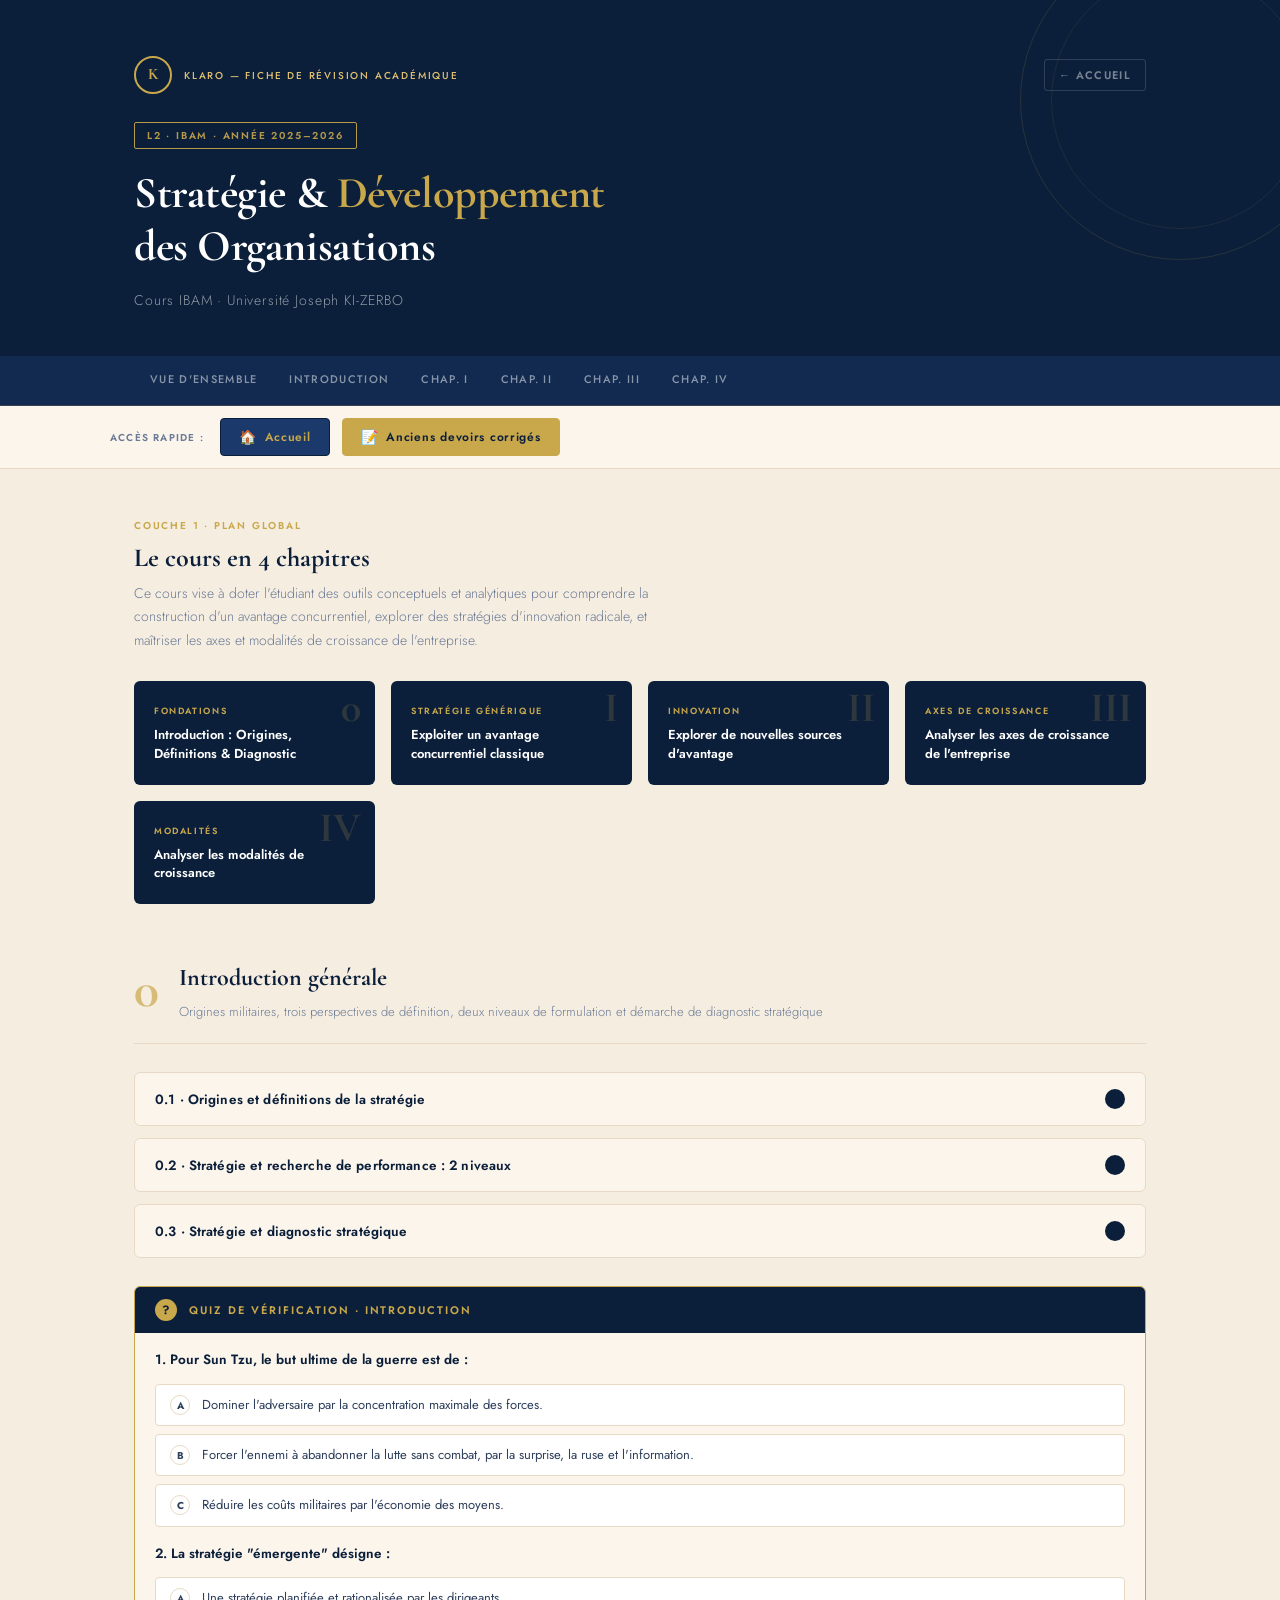
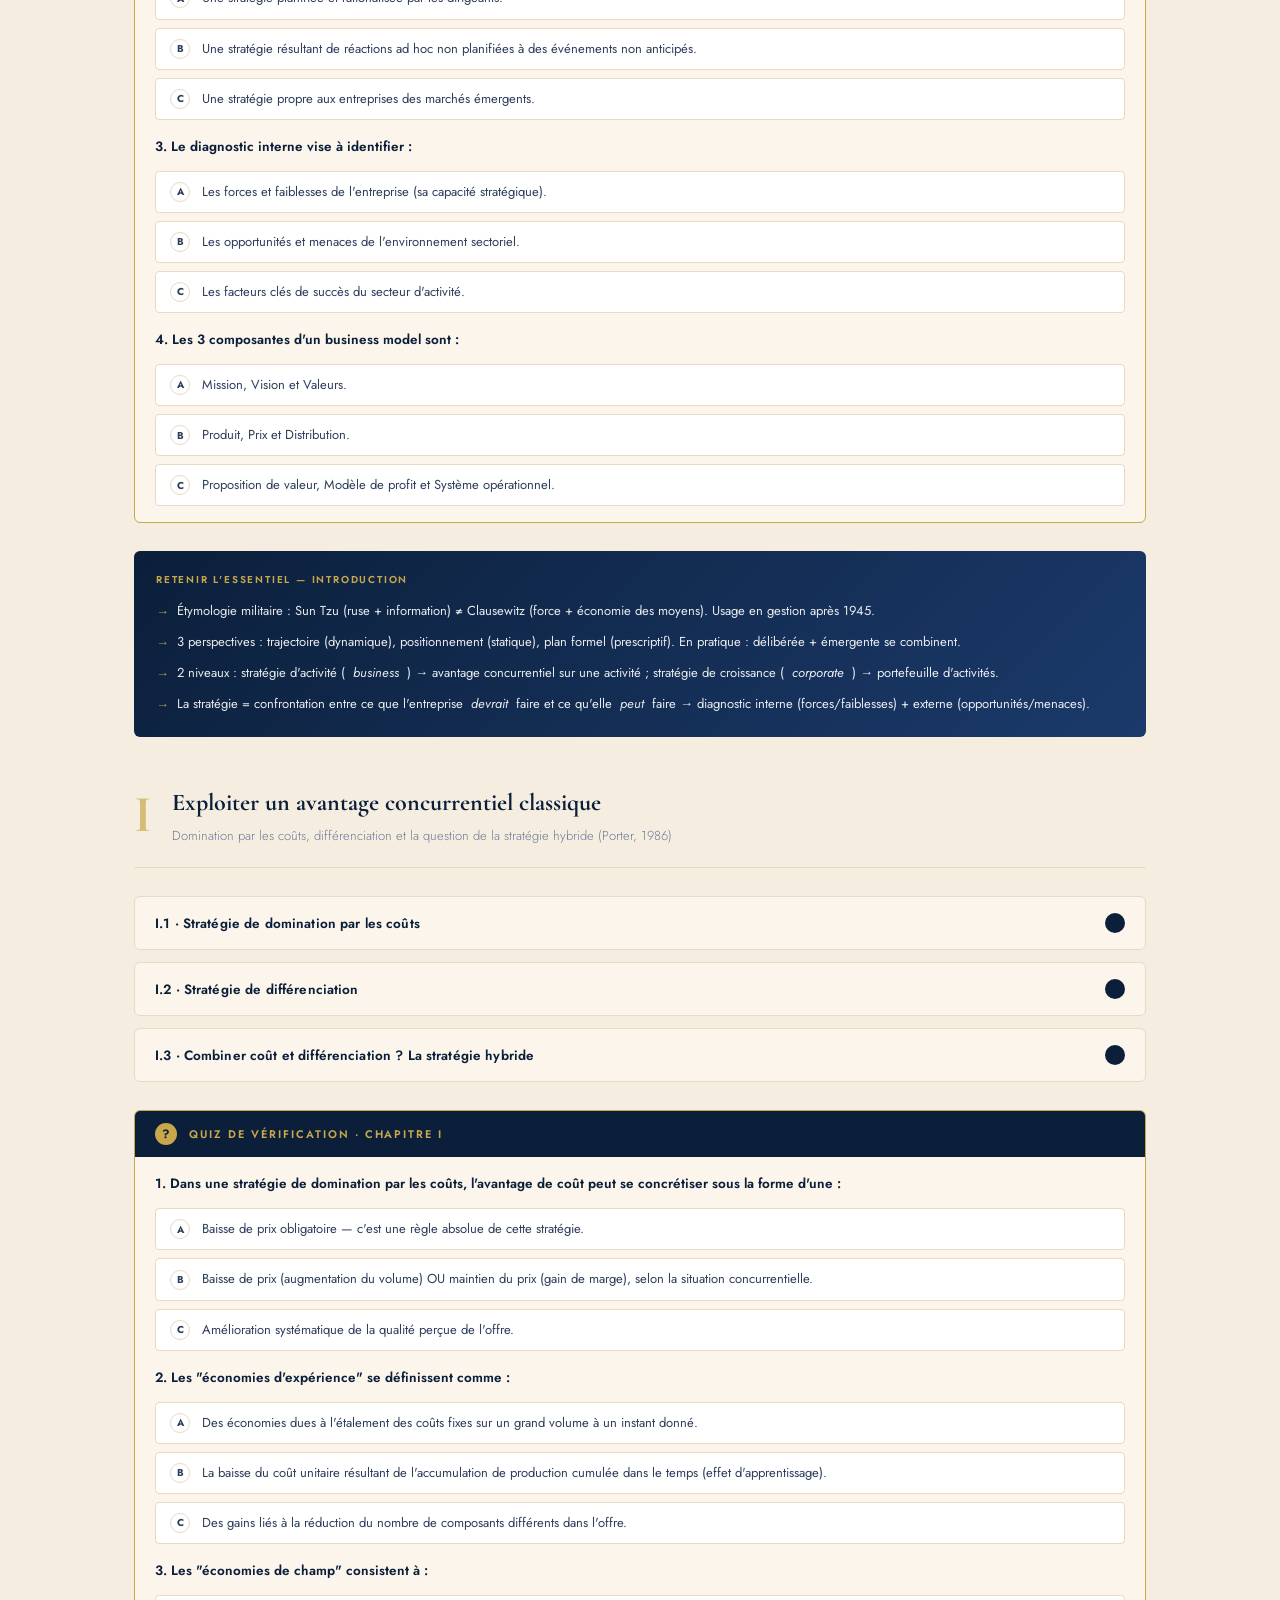
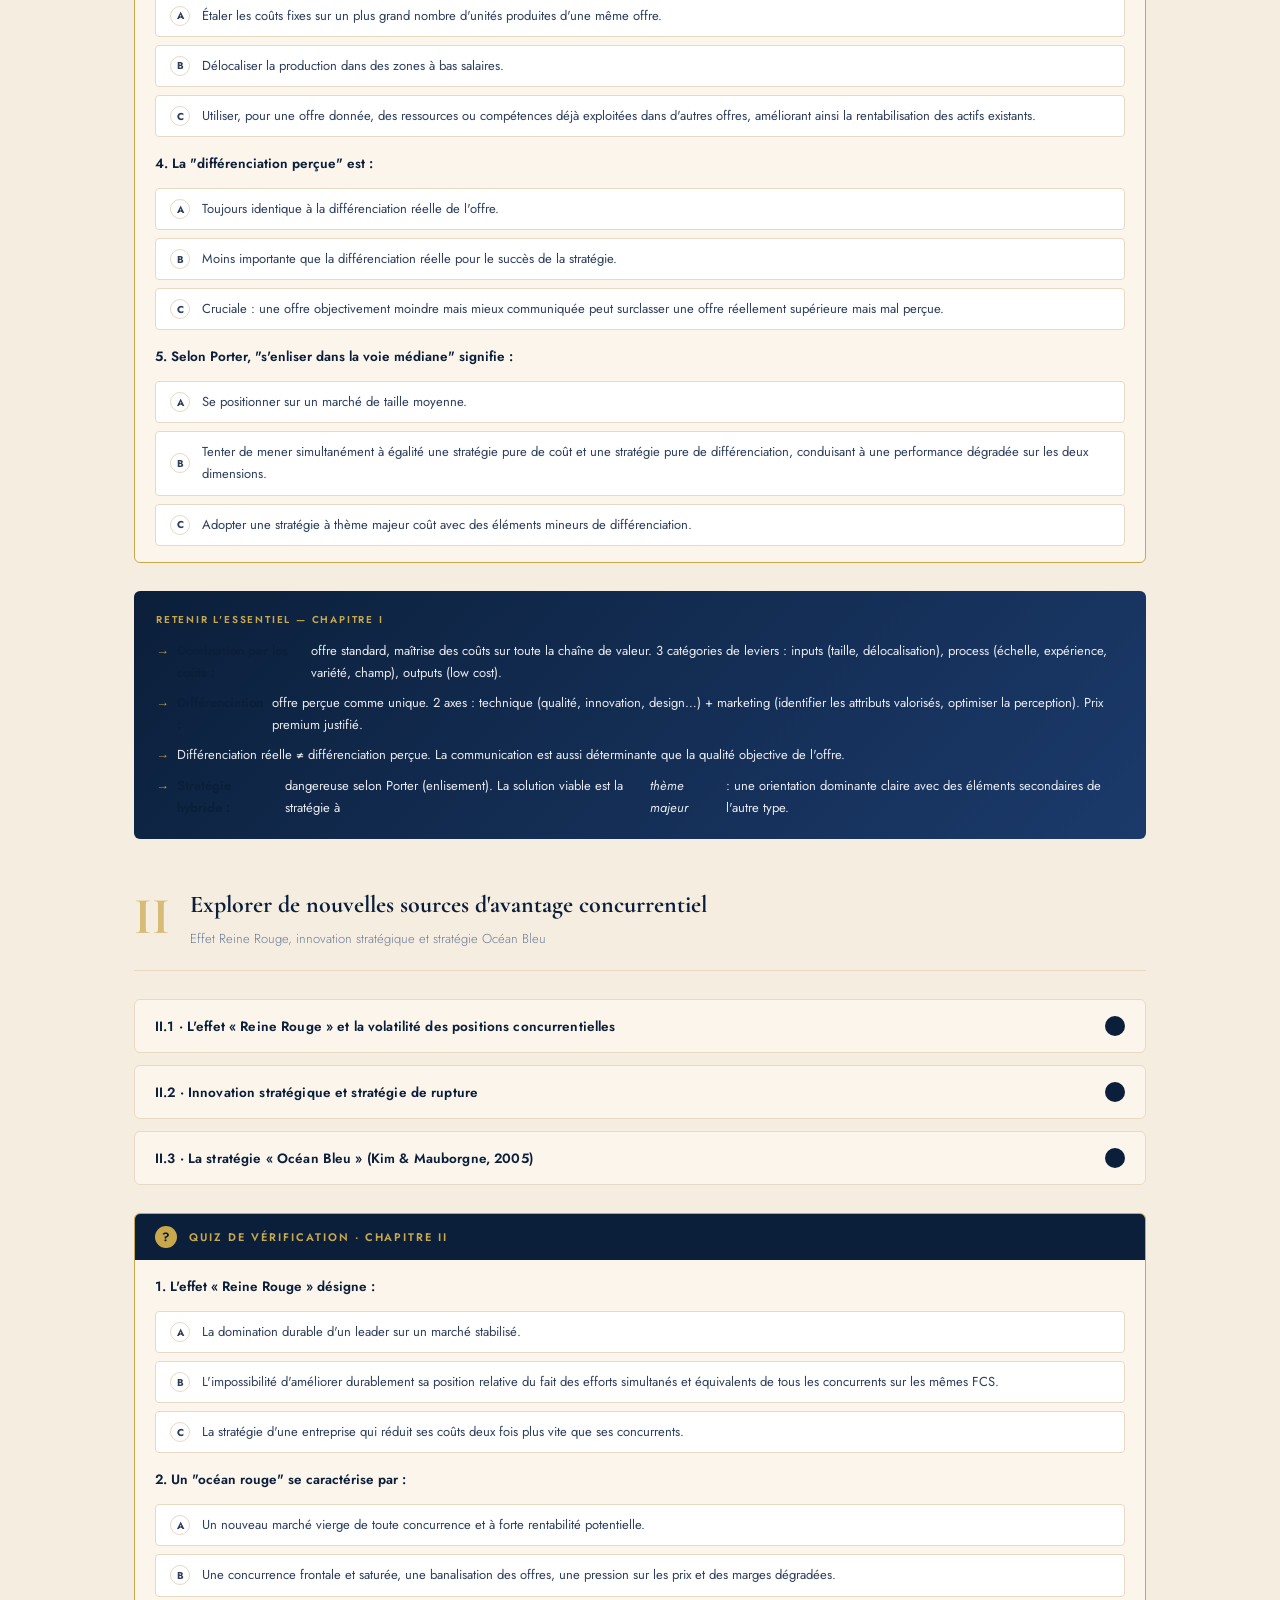
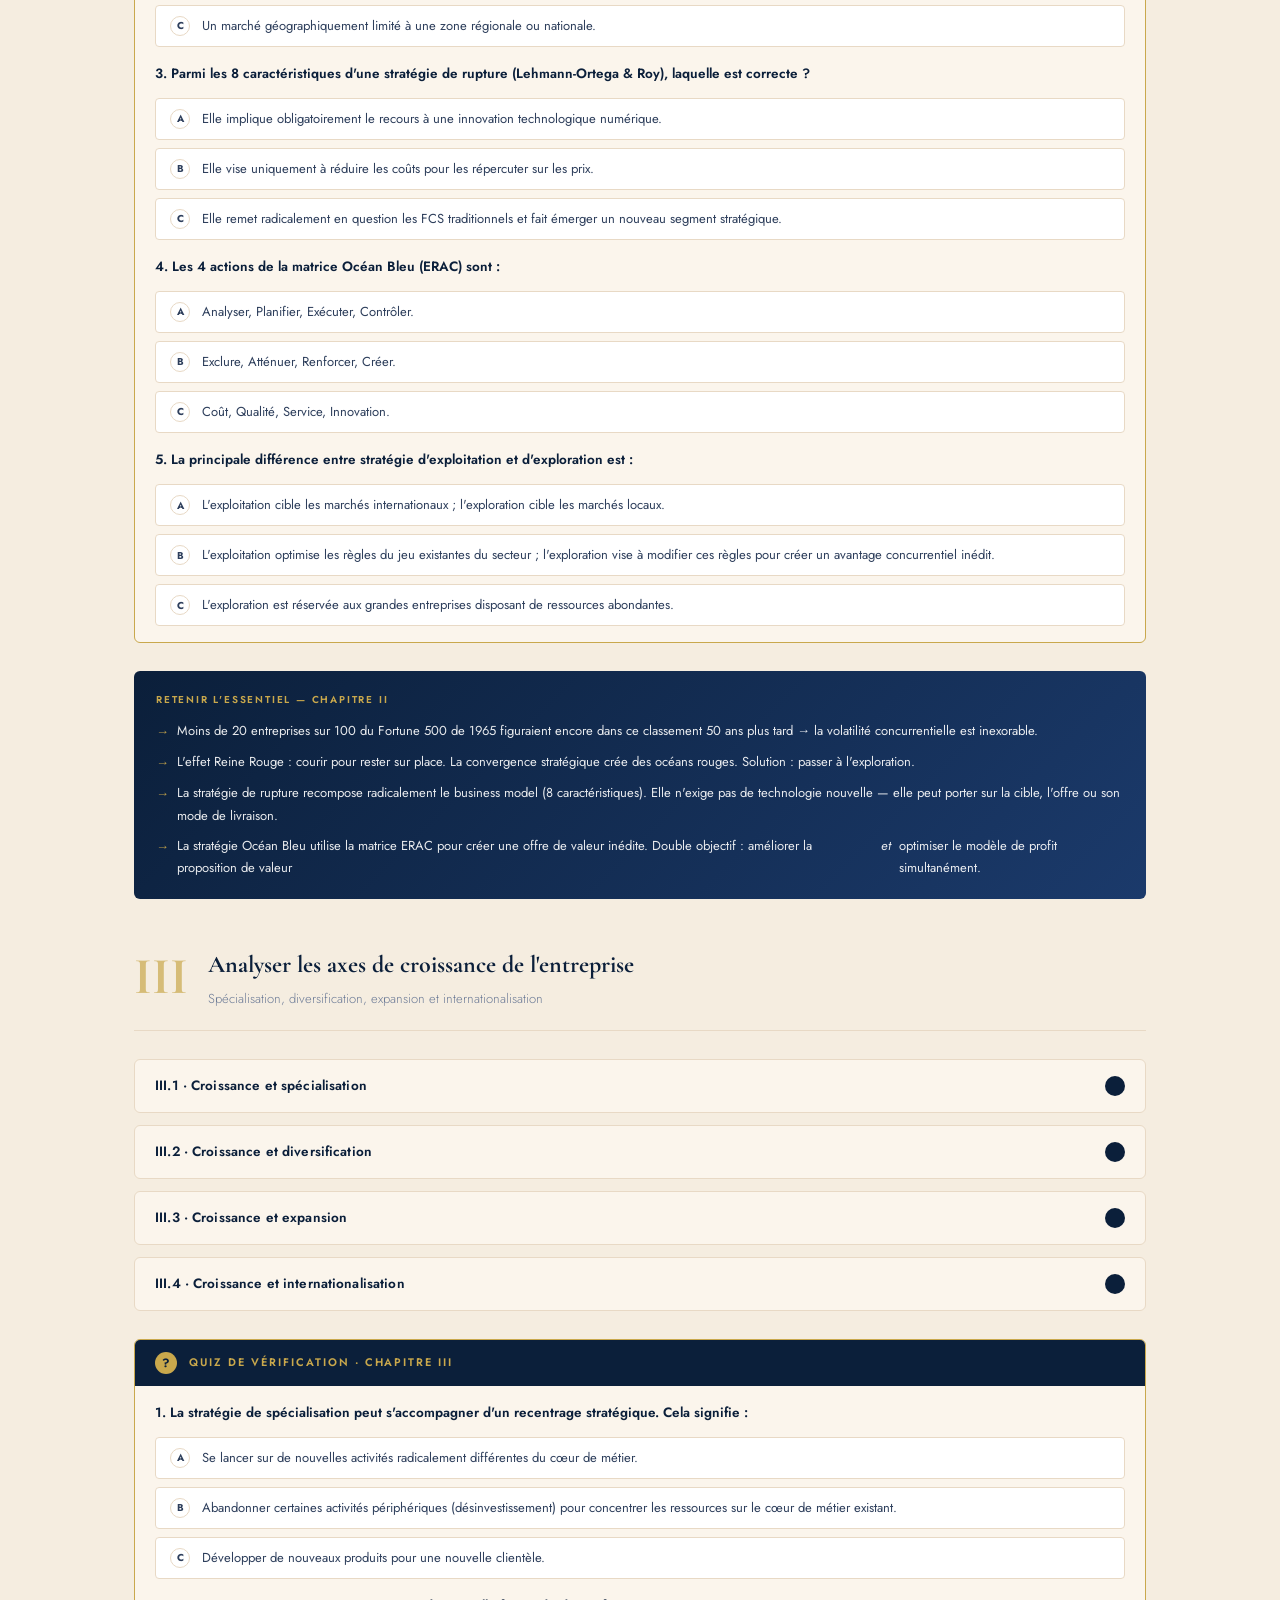
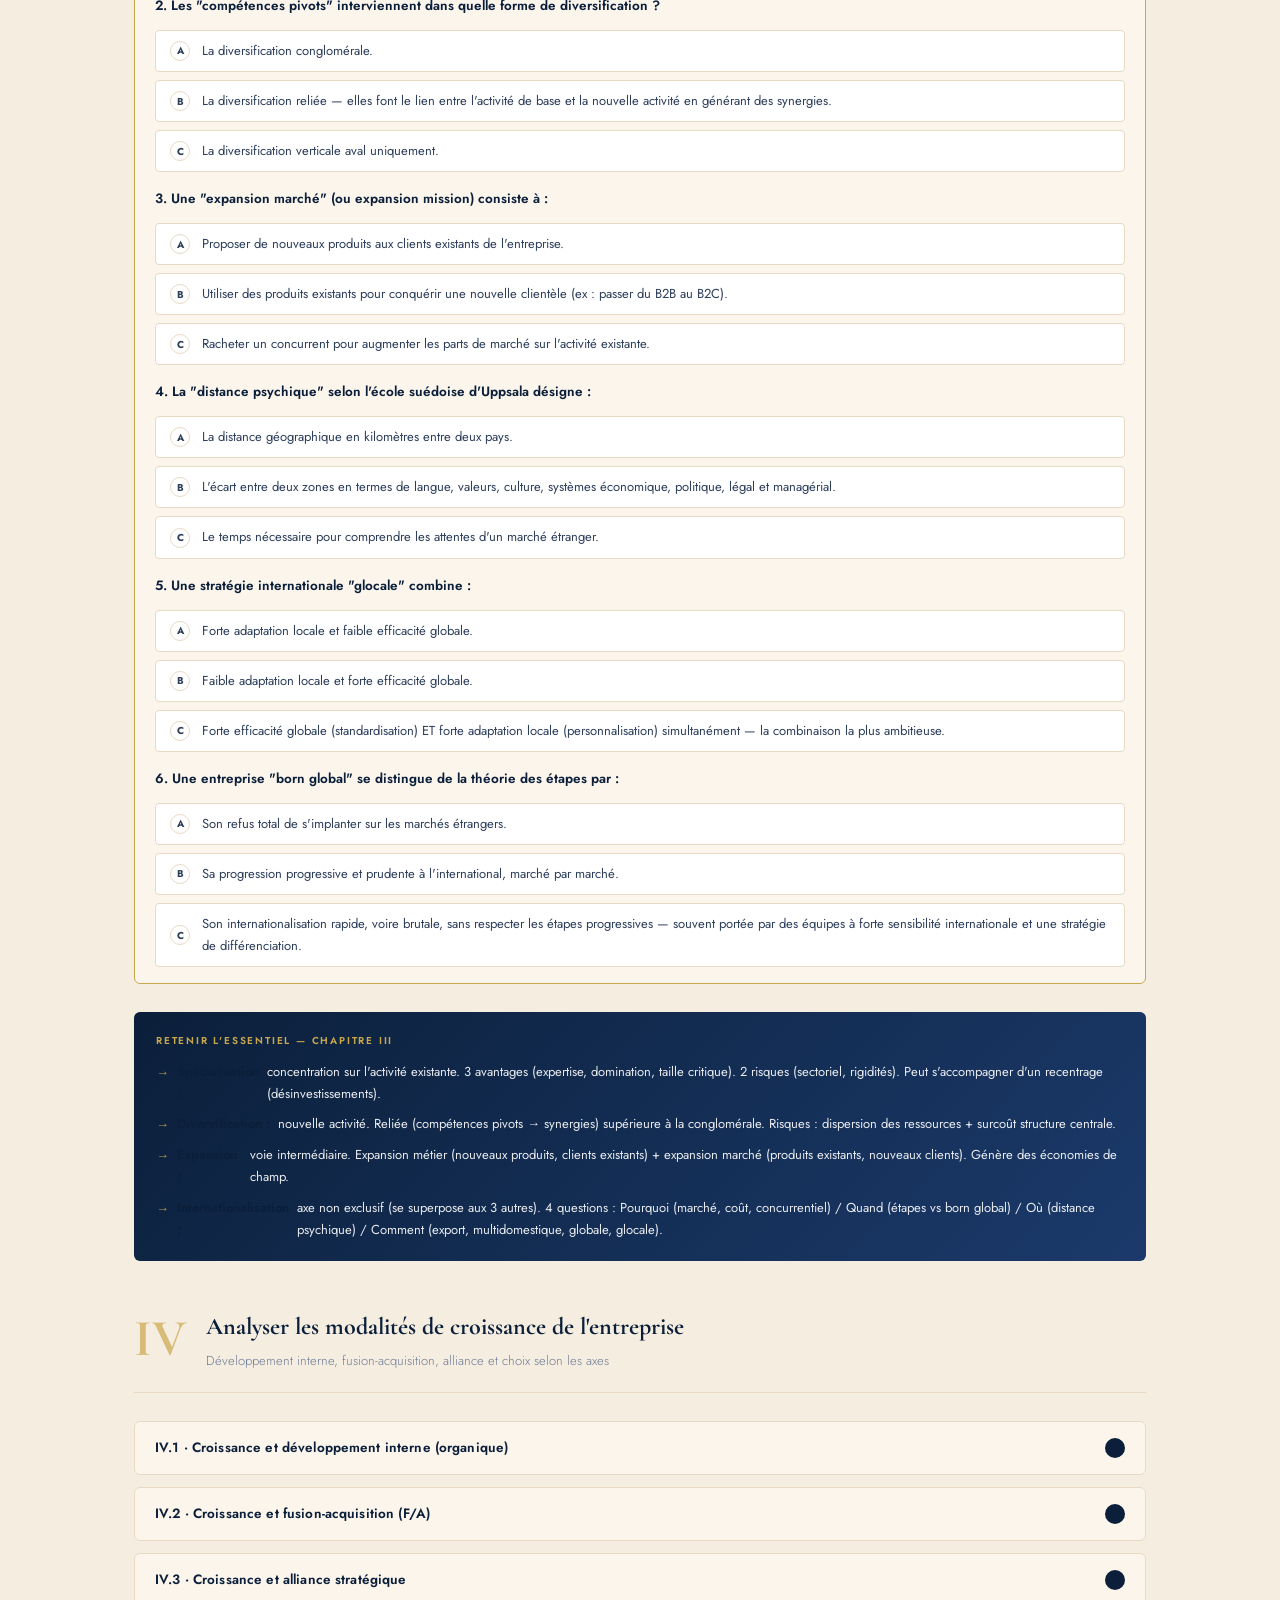
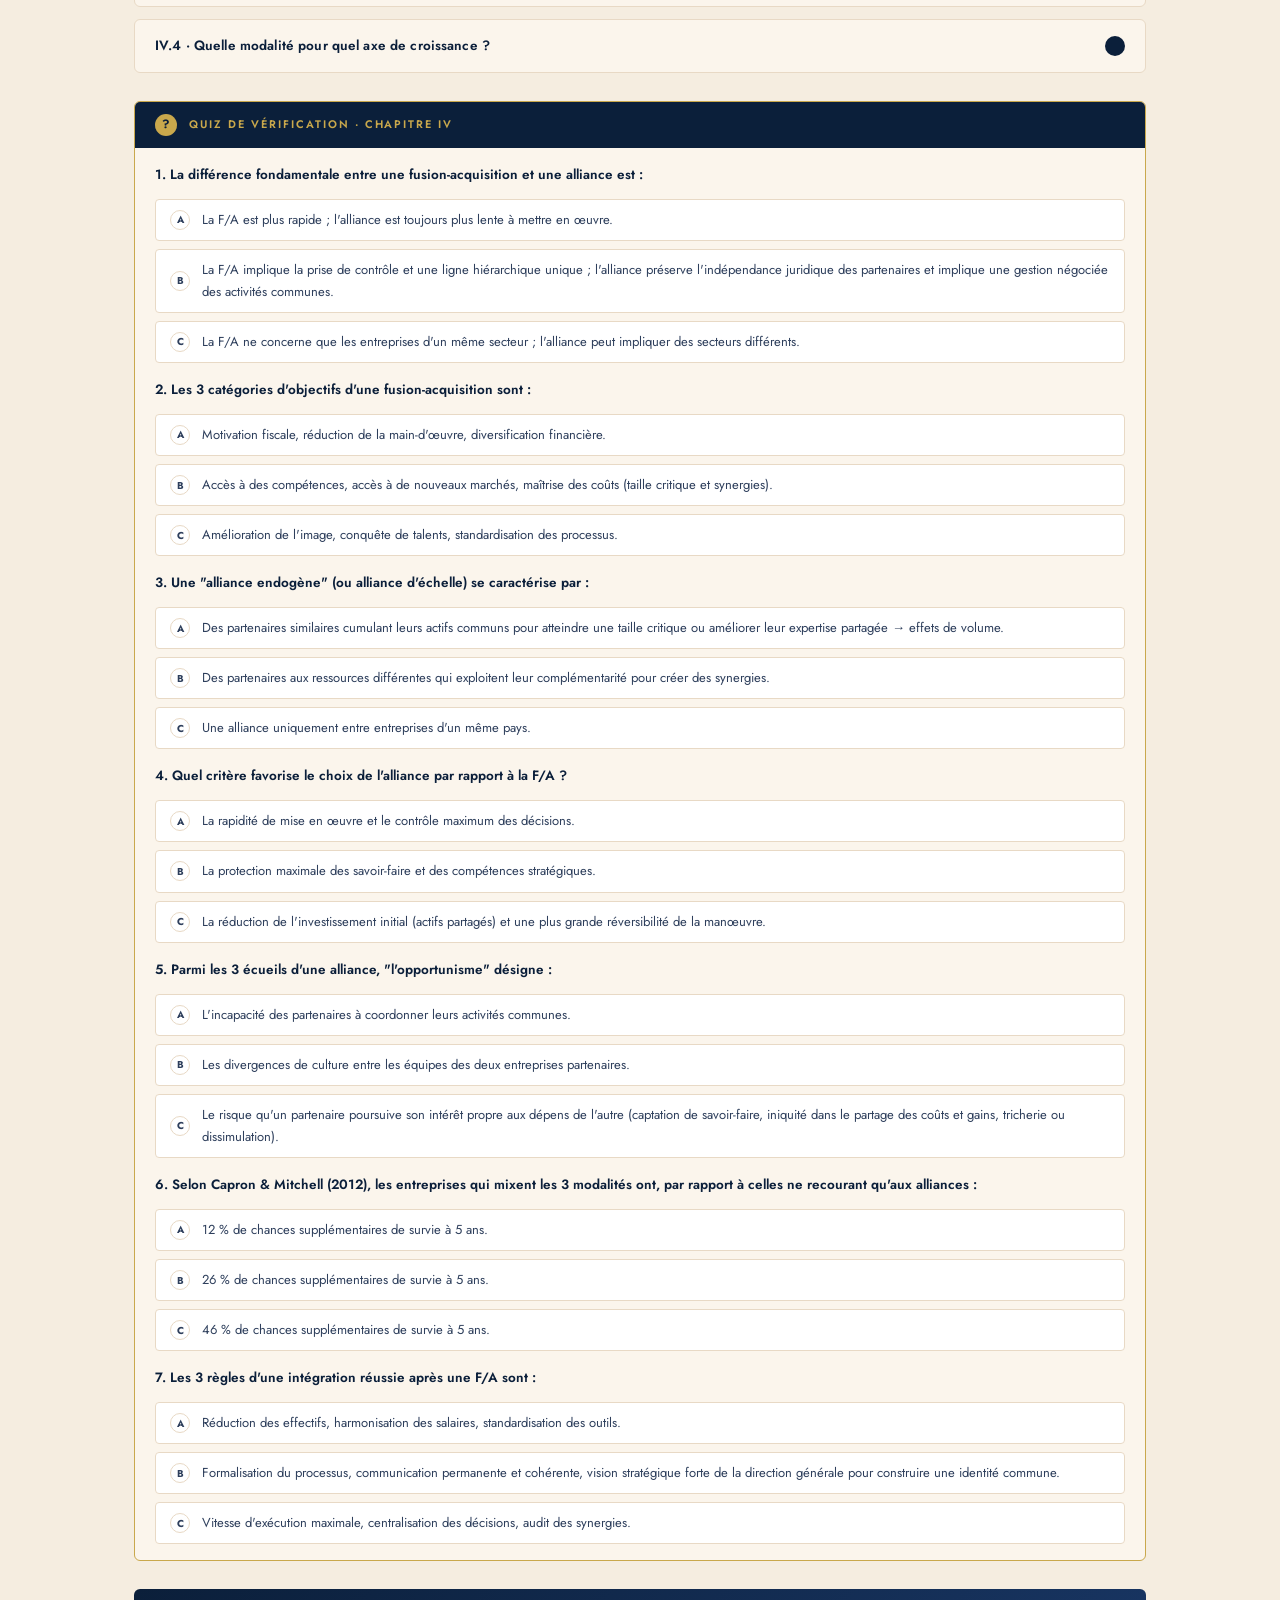
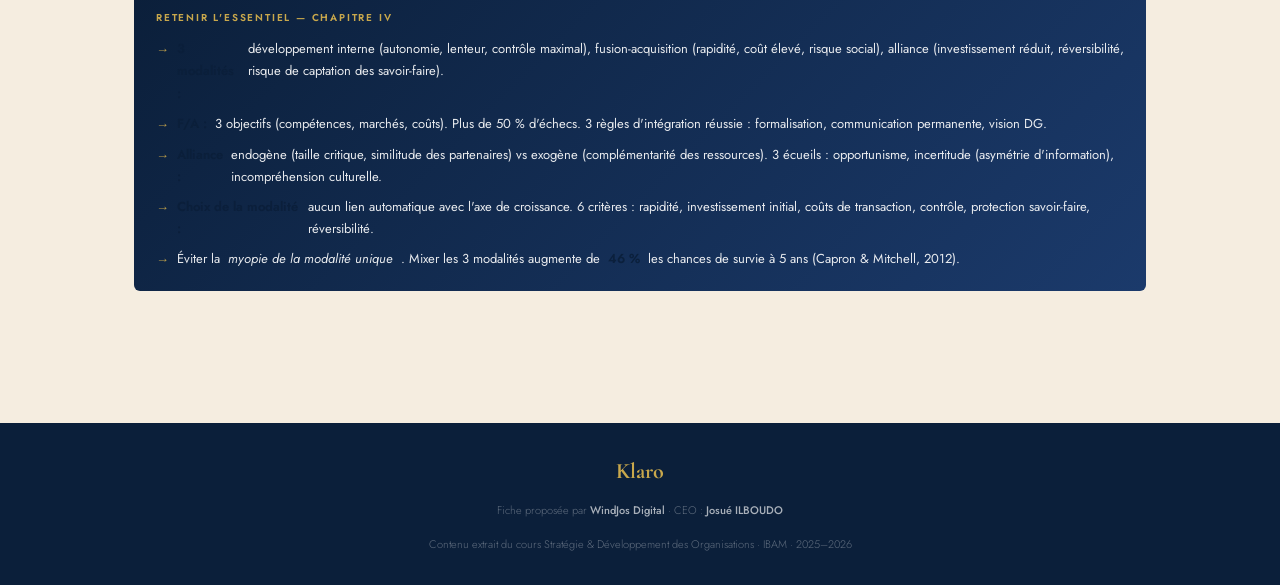
<file: fiche/sde-2026.html>
<!DOCTYPE html>
<html lang="fr">
<head>
  <meta charset="UTF-8"/>
  <meta name="viewport" content="width=device-width, initial-scale=1.0"/>
  <title>Fiche SDO — Stratégie &amp; Développement des Organisations · Klaro</title>
  <meta name="description" content="Fiche de révision complète sur la Stratégie &amp; Développement des Organisations : avantage concurrentiel, innovation, croissance. IBAM L2 2025–2026."/>

  <!-- ── Polices Google Fonts ── -->
  <link rel="preconnect" href="https://fonts.googleapis.com"/>
  <link rel="preconnect" href="https://fonts.gstatic.com" crossorigin/>
  <link href="https://fonts.googleapis.com/css2?family=Cormorant+Garamond:ital,wght@0,400;0,600;0,700;1,400&family=Jost:wght@300;400;500;600&display=swap" rel="stylesheet"/>

  <!-- ── Feuilles de style (ordre obligatoire) ── -->
  <link rel="stylesheet" href="../assets/css/variables.css"/>  <!-- 1. Tokens design       -->
  <link rel="stylesheet" href="../assets/css/base.css"/>       <!-- 2. Reset & fondations  -->
  <link rel="stylesheet" href="../assets/css/components.css"/> <!-- 3. Composants partagés -->
  <link rel="stylesheet" href="../assets/css/fiche.css"/>      <!-- 4. Mise en page fiche  -->
</head>
<body class="fiche-page">


  <!-- ═══════════════════════════════════════════
       EN-TÊTE DE LA FICHE
  ════════════════════════════════════════════ -->
  <header class="fiche-header">

    <!-- Cercle décoratif (purement visuel) -->
    <div class="fiche-header__deco" aria-hidden="true"></div>

    <div class="fiche-header__inner">

      <!-- Ligne de marque — logo cliquable vers l'accueil -->
      <div class="fiche-header__brand">
        <a
          href="../index.html"
          style="display:flex; align-items:center; gap:12px; text-decoration:none;"
          title="Retour à l'accueil Klaro"
        >
          <div class="fiche-header__brand-logo" aria-hidden="true">K</div>
          <span class="fiche-header__brand-text">Klaro — Fiche de révision académique</span>
        </a>

        <!-- Bouton retour accueil (coin droit du header) -->
        <a
          href="../index.html"
          style="margin-left:auto; font-size:11px; font-weight:600;
                 letter-spacing:0.12em; text-transform:uppercase;
                 color:rgba(255,255,255,0.45); text-decoration:none;
                 border:1px solid rgba(255,255,255,0.15); border-radius:3px;
                 padding:6px 14px; transition:all 0.2s; white-space:nowrap;"
          onmouseover="this.style.color='var(--color-gold)'; this.style.borderColor='var(--color-gold)';"
          onmouseout="this.style.color='rgba(255,255,255,0.45)'; this.style.borderColor='rgba(255,255,255,0.15)';"
          title="Retour à l'accueil"
        >
          ← Accueil
        </a>
      </div>

      <!-- Étiquette niveau/année -->
      <div class="fiche-header__tag">L2 · IBAM · Année 2025–2026</div>

      <!-- Titre principal -->
      <h1 class="fiche-header__title">
        Stratégie &amp; <em>Développement</em><br/>des Organisations
      </h1>

      <!-- Sous-titre -->
      <p class="fiche-header__subtitle">
        Cours IBAM · Université Joseph KI-ZERBO
      </p>

    </div>
  </header>


  <!-- ═══════════════════════════════════════════
       NAVIGATION INTERNE — Ancres vers les chapitres
  ════════════════════════════════════════════ -->
  <nav class="fiche-nav" aria-label="Navigation dans la fiche">
    <div class="fiche-nav__inner">
      <a class="fiche-nav__link" href="#apercu">Vue d'ensemble</a>
      <a class="fiche-nav__link" href="#intro">Introduction</a>
      <a class="fiche-nav__link" href="#chap1">Chap. I</a>
      <a class="fiche-nav__link" href="#chap2">Chap. II</a>
      <a class="fiche-nav__link" href="#chap3">Chap. III</a>
      <a class="fiche-nav__link" href="#chap4">Chap. IV</a>
    </div>
  </nav>


  <!-- ═══════════════════════════════════════════
       BARRE D'ACTIONS
  ════════════════════════════════════════════ -->
  <div class="fiche-actions">
    <div class="fiche-actions__inner">

      <span class="fiche-actions__label">Accès rapide :</span>

      <!-- Bouton retour accueil -->
      <a
        class="fiche-action-btn fiche-action-btn--cours"
        href="../index.html"
        title="Retour à l'accueil Klaro"
        style="background:var(--color-navy-light);"
      >
        <span class="fiche-action-btn__icon">🏠</span>
        Accueil
      </a>

      <a
        class="fiche-action-btn fiche-action-btn--cours"
        href="#"
        id="btnCoursOriginal"
        target="_blank"
        rel="noopener noreferrer"
        title="Télécharger le cours original"
      >
        <span class="fiche-action-btn__icon">📄</span>
        Cours original
      </a>

      <a
        class="fiche-action-btn fiche-action-btn--devoirs"
        href="../devoirs/sdo-2026.html"
        title="Voir les anciens devoirs corrigés"
      >
        <span class="fiche-action-btn__icon">📝</span>
        Anciens devoirs corrigés
      </a>

    </div>
  </div>


  <!-- ═══════════════════════════════════════════
       CONTENU PRINCIPAL
  ════════════════════════════════════════════ -->
  <main class="fiche-main">


    <!-- ════════════════════════════════════════
         VUE D'ENSEMBLE — Plan du cours
    ════════════════════════════════════════ -->
    <section class="overview fade-up" id="apercu">

      <span class="section-label">Couche 1 · Plan Global</span>
      <h2 class="overview__title">Le cours en 4 chapitres</h2>
      <p class="overview__intro">
        Ce cours vise à doter l'étudiant des outils conceptuels et analytiques pour comprendre
        la construction d'un avantage concurrentiel, explorer des stratégies d'innovation
        radicale, et maîtriser les axes et modalités de croissance de l'entreprise.
      </p>

      <!-- Grille des cartes chapitres -->
      <div class="overview__grid">

        <a class="chapter-card" href="#intro">
          <div class="chapter-card__num" aria-hidden="true">0</div>
          <div class="chapter-card__tag">Fondations</div>
          <div class="chapter-card__title">Introduction : Origines, Définitions &amp; Diagnostic</div>
        </a>

        <a class="chapter-card" href="#chap1">
          <div class="chapter-card__num" aria-hidden="true">I</div>
          <div class="chapter-card__tag">Stratégie générique</div>
          <div class="chapter-card__title">Exploiter un avantage concurrentiel classique</div>
        </a>

        <a class="chapter-card" href="#chap2">
          <div class="chapter-card__num" aria-hidden="true">II</div>
          <div class="chapter-card__tag">Innovation</div>
          <div class="chapter-card__title">Explorer de nouvelles sources d'avantage</div>
        </a>

        <a class="chapter-card" href="#chap3">
          <div class="chapter-card__num" aria-hidden="true">III</div>
          <div class="chapter-card__tag">Axes de croissance</div>
          <div class="chapter-card__title">Analyser les axes de croissance de l'entreprise</div>
        </a>

        <a class="chapter-card" href="#chap4">
          <div class="chapter-card__num" aria-hidden="true">IV</div>
          <div class="chapter-card__tag">Modalités</div>
          <div class="chapter-card__title">Analyser les modalités de croissance</div>
        </a>

      </div>
    </section>


    <!-- ════════════════════════════════════════
         INTRODUCTION GÉNÉRALE
    ════════════════════════════════════════ -->
    <section class="chapter-section fade-up" id="intro">

      <div class="chapter-header">
        <div class="chapter-header__num" aria-hidden="true">0</div>
        <div class="chapter-header__text">
          <h2 class="chapter-header__title">Introduction générale</h2>
          <p class="chapter-header__desc">
            Origines militaires, trois perspectives de définition, deux niveaux de formulation et démarche de diagnostic stratégique
          </p>
        </div>
      </div>

      <!-- 0.1 — Origines et définitions -->
      <div class="accordion">
        <button
          class="accordion__trigger"
          aria-expanded="false"
          onclick="toggleAccordion(this)"
        >
          <span class="accordion__title">0.1 · Origines et définitions de la stratégie</span>
          <span class="accordion__icon" aria-hidden="true">
            <svg viewBox="0 0 10 10"><path d="M5 1v8M1 5h8"/></svg>
          </span>
        </button>
        <div class="accordion__body">
          <div class="content-block">

            <p><strong>Étymologie :</strong> du grec <em>stratos</em> (armée) + <em>argos</em> (conduire) → conduire les armées = planifier la destruction de ses ennemis par un usage efficace des ressources. Transposée en gestion d'entreprise après la Seconde Guerre mondiale.</p>

            <p><strong>Deux ouvrages fondateurs :</strong></p>
            <div class="key-points">
              <div class="key-point"><div class="key-point__dot"></div><span><strong>Sun Tzu — L'art de la guerre (Ve s. av. J.-C.) :</strong> but de la guerre = forcer l'ennemi à abandonner sans combat. Stratégie fondée sur : (i) la surprise, (ii) la ruse, (iii) l'espionnage / intelligence économique → conquête de l'information.</span></div>
              <div class="key-point"><div class="key-point__dot"></div><span><strong>Carl Von Clausewitz — De la guerre (1780–1833) :</strong> but = dominer l'adversaire par escalade des moyens. 3 piliers : (i) concentration des forces, (ii) économie des moyens, (iii) liberté d'action.</span></div>
            </div>

            <p><strong>Trois perspectives de définition :</strong></p>
            <table class="data-table">
              <thead>
                <tr><th>Perspective</th><th>Nature</th><th>Description</th></tr>
              </thead>
              <tbody>
                <tr><td><strong>Trajectoire</strong></td><td>Dynamique</td><td>Suite de mouvements cohérents qui prennent sens progressivement, souvent reconstruite a posteriori par les observateurs.</td></tr>
                <tr><td><strong>Positionnement</strong></td><td>Statique</td><td>Positionnement concurrentiel à un instant t : segments visés, valeur créée, technologie, business model.</td></tr>
                <tr><td><strong>Plan formel</strong></td><td>Prescriptive</td><td>Ensemble de décisions formalisées sur les objectifs de long terme et les moyens d'action ; assure transparence et coordination interne.</td></tr>
              </tbody>
            </table>

            <p><strong>Délibérée vs émergente :</strong></p>
            <div class="key-points">
              <div class="key-point"><div class="key-point__dot"></div><span><strong>Délibérée :</strong> développement pensé, organisé et planifié par les dirigeants selon un plan rationnel explicite.</span></div>
              <div class="key-point"><div class="key-point__dot"></div><span><strong>Émergente :</strong> résulte de réactions ad hoc non planifiées à des événements non anticipés. Explique l'écart entre stratégie « officielle » et stratégie réalisée.</span></div>
            </div>
            <p>En pratique, la stratégie effective est toujours une <em>combinaison</em> des deux.</p>

            <div class="def-box">
              « La stratégie : l'ensemble des choix et des décisions portant sur les objectifs de long terme, les modalités d'action et l'allocation de ressources, qui ont pour but d'assurer la performance et la pérennité de l'entreprise. »
            </div>

          </div>
        </div>
      </div>

      <!-- 0.2 — Stratégie et performance -->
      <div class="accordion">
        <button
          class="accordion__trigger"
          aria-expanded="false"
          onclick="toggleAccordion(this)"
        >
          <span class="accordion__title">0.2 · Stratégie et recherche de performance : 2 niveaux</span>
          <span class="accordion__icon" aria-hidden="true">
            <svg viewBox="0 0 10 10"><path d="M5 1v8M1 5h8"/></svg>
          </span>
        </button>
        <div class="accordion__body">
          <div class="content-block">

            <table class="data-table">
              <thead>
                <tr><th>Niveau</th><th>Nom</th><th>Objectif</th><th>Outils principaux</th></tr>
              </thead>
              <tbody>
                <tr>
                  <td><strong>1 — Activité</strong></td>
                  <td>Stratégie d'activité / <em>Business strategy</em> / Stratégie générique</td>
                  <td>Construire un avantage concurrentiel sur chaque activité prise indépendamment → surperformance par rapport aux concurrents.</td>
                  <td>Domination par les coûts, différenciation, stratégie de rupture.</td>
                </tr>
                <tr>
                  <td><strong>2 — Entreprise</strong></td>
                  <td>Stratégie de croissance / <em>Corporate strategy</em></td>
                  <td>Organiser le portefeuille d'activités pour assurer équilibre, compétitivité et pérennité de l'ensemble.</td>
                  <td>Axes (spécialisation, expansion, diversification, internationalisation) + Modalités (interne, F/A, alliance).</td>
                </tr>
              </tbody>
            </table>

            <p><strong>Le business model</strong> — système d'action finalisé composé de 3 éléments :</p>
            <div class="key-points">
              <div class="key-point"><div class="key-point__dot"></div><span><strong>Proposition de valeur :</strong> définition de l'offre, de la cible client et du besoin satisfait.</span></div>
              <div class="key-point"><div class="key-point__dot"></div><span><strong>Modèle de profit :</strong> formule permettant de générer un CA supérieur aux coûts (arbitrage volume/marge, politique de prix).</span></div>
              <div class="key-point"><div class="key-point__dot"></div><span><strong>Système opérationnel :</strong> organisation, ressources clés, processus et partenaires qui délivrent l'offre et font fonctionner le modèle de profit.</span></div>
            </div>

          </div>
        </div>
      </div>

      <!-- 0.3 — Stratégie et diagnostic -->
      <div class="accordion">
        <button
          class="accordion__trigger"
          aria-expanded="false"
          onclick="toggleAccordion(this)"
        >
          <span class="accordion__title">0.3 · Stratégie et diagnostic stratégique</span>
          <span class="accordion__icon" aria-hidden="true">
            <svg viewBox="0 0 10 10"><path d="M5 1v8M1 5h8"/></svg>
          </span>
        </button>
        <div class="accordion__body">
          <div class="content-block">

            <p>La stratégie résulte d'une confrontation entre :</p>
            <div class="def-box">
              Ce que l'entreprise <strong>devrait</strong> faire (dicté par l'environnement et ses règles du jeu) vs ce qu'elle <strong>peut</strong> faire (dictée par ses ressources, technologies et savoir-faire).
            </div>

            <table class="data-table">
              <thead>
                <tr><th>Type de diagnostic</th><th>Objectif</th><th>Résultat</th></tr>
              </thead>
              <tbody>
                <tr><td><strong>Diagnostic interne</strong></td><td>Analyser les capacités et compétences de l'entreprise.</td><td>Identification des <strong>forces</strong> et <strong>faiblesses</strong> → capacité stratégique.</td></tr>
                <tr><td><strong>Diagnostic externe</strong></td><td>Analyser les caractéristiques de l'environnement.</td><td>Identification des <strong>opportunités</strong> et <strong>menaces</strong> + facteurs clés de succès (FCS).</td></tr>
              </tbody>
            </table>

            <p>Ces 2 diagnostics constituent les <strong>fondements du diagnostic stratégique</strong>, servant de base à la formulation des stratégies business et corporate. Il répond aux 2 questions fondamentales : <em>Où sommes-nous ?</em> et <em>Qui sommes-nous ?</em></p>

          </div>
        </div>
      </div>

      <!-- Quiz Introduction -->
      <div class="quiz">
        <div class="quiz__header">
          <div class="quiz__header-icon" aria-hidden="true">?</div>
          <span class="quiz__header-label">Quiz de vérification · Introduction</span>
        </div>
        <div class="quiz__questions">

          <div class="quiz__question">
            <div class="quiz__question-text">1. Pour Sun Tzu, le but ultime de la guerre est de :</div>
            <div class="quiz__options">
              <div class="quiz__option" onclick="repondre(this, false)"><span class="quiz__option-circle">A</span> Dominer l'adversaire par la concentration maximale des forces.</div>
              <div class="quiz__option" onclick="repondre(this, true)"><span class="quiz__option-circle">B</span> Forcer l'ennemi à abandonner la lutte sans combat, par la surprise, la ruse et l'information.</div>
              <div class="quiz__option" onclick="repondre(this, false)"><span class="quiz__option-circle">C</span> Réduire les coûts militaires par l'économie des moyens.</div>
            </div>
            <div class="quiz__feedback"></div>
          </div>

          <div class="quiz__question">
            <div class="quiz__question-text">2. La stratégie "émergente" désigne :</div>
            <div class="quiz__options">
              <div class="quiz__option" onclick="repondre(this, false)"><span class="quiz__option-circle">A</span> Une stratégie planifiée et rationalisée par les dirigeants.</div>
              <div class="quiz__option" onclick="repondre(this, true)"><span class="quiz__option-circle">B</span> Une stratégie résultant de réactions ad hoc non planifiées à des événements non anticipés.</div>
              <div class="quiz__option" onclick="repondre(this, false)"><span class="quiz__option-circle">C</span> Une stratégie propre aux entreprises des marchés émergents.</div>
            </div>
            <div class="quiz__feedback"></div>
          </div>

          <div class="quiz__question">
            <div class="quiz__question-text">3. Le diagnostic interne vise à identifier :</div>
            <div class="quiz__options">
              <div class="quiz__option" onclick="repondre(this, true)"><span class="quiz__option-circle">A</span> Les forces et faiblesses de l'entreprise (sa capacité stratégique).</div>
              <div class="quiz__option" onclick="repondre(this, false)"><span class="quiz__option-circle">B</span> Les opportunités et menaces de l'environnement sectoriel.</div>
              <div class="quiz__option" onclick="repondre(this, false)"><span class="quiz__option-circle">C</span> Les facteurs clés de succès du secteur d'activité.</div>
            </div>
            <div class="quiz__feedback"></div>
          </div>

          <div class="quiz__question">
            <div class="quiz__question-text">4. Les 3 composantes d'un business model sont :</div>
            <div class="quiz__options">
              <div class="quiz__option" onclick="repondre(this, false)"><span class="quiz__option-circle">A</span> Mission, Vision et Valeurs.</div>
              <div class="quiz__option" onclick="repondre(this, false)"><span class="quiz__option-circle">B</span> Produit, Prix et Distribution.</div>
              <div class="quiz__option" onclick="repondre(this, true)"><span class="quiz__option-circle">C</span> Proposition de valeur, Modèle de profit et Système opérationnel.</div>
            </div>
            <div class="quiz__feedback"></div>
          </div>

        </div>
      </div>

      <!-- Retenir Introduction -->
      <div class="retenir">
        <div class="retenir__title">Retenir l'essentiel — Introduction</div>
        <ul class="retenir__list">
          <li>Étymologie militaire : Sun Tzu (ruse + information) ≠ Clausewitz (force + économie des moyens). Usage en gestion après 1945.</li>
          <li>3 perspectives : trajectoire (dynamique), positionnement (statique), plan formel (prescriptif). En pratique : délibérée + émergente se combinent.</li>
          <li>2 niveaux : stratégie d'activité (<em>business</em>) → avantage concurrentiel sur une activité ; stratégie de croissance (<em>corporate</em>) → portefeuille d'activités.</li>
          <li>La stratégie = confrontation entre ce que l'entreprise <em>devrait</em> faire et ce qu'elle <em>peut</em> faire → diagnostic interne (forces/faiblesses) + externe (opportunités/menaces).</li>
        </ul>
      </div>

    </section>


    <!-- ════════════════════════════════════════
         CHAPITRE I — Avantage concurrentiel classique
    ════════════════════════════════════════ -->
    <section class="chapter-section fade-up" id="chap1">

      <div class="chapter-header">
        <div class="chapter-header__num" aria-hidden="true">I</div>
        <div class="chapter-header__text">
          <h2 class="chapter-header__title">Exploiter un avantage concurrentiel classique</h2>
          <p class="chapter-header__desc">
            Domination par les coûts, différenciation et la question de la stratégie hybride (Porter, 1986)
          </p>
        </div>
      </div>

      <!-- I.1 — Domination par les coûts -->
      <div class="accordion">
        <button
          class="accordion__trigger"
          aria-expanded="false"
          onclick="toggleAccordion(this)"
        >
          <span class="accordion__title">I.1 · Stratégie de domination par les coûts</span>
          <span class="accordion__icon" aria-hidden="true">
            <svg viewBox="0 0 10 10"><path d="M5 1v8M1 5h8"/></svg>
          </span>
        </button>
        <div class="accordion__body">
          <div class="content-block">

            <div class="def-box">
              Stratégie générique visant à développer un avantage concurrentiel par une meilleure maîtrise de la structure de coût que ses concurrents, généralement associée à une politique de prix très compétitifs.
            </div>

            <p><strong>Principe :</strong> proposer une offre <em>standard</em> (offre de référence du marché) à moindre coût. L'avantage de coût peut être répercuté sous deux formes :</p>
            <div class="key-points">
              <div class="key-point"><div class="key-point__dot"></div><span><strong>Baisse de prix</strong> → amélioration de l'attractivité relative → augmentation du volume de ventes.</span></div>
              <div class="key-point"><div class="key-point__dot"></div><span><strong>Maintien du prix</strong> → transformation de l'avantage de coût en gain de marge.</span></div>
            </div>

            <p><strong>Leviers d'action — 3 catégories :</strong></p>
            <table class="data-table">
              <thead>
                <tr><th>Catégorie</th><th>Levier</th><th>Mécanisme</th></tr>
              </thead>
              <tbody>
                <tr><td rowspan="2"><strong>Inputs</strong></td><td>Effet de taille</td><td>Augmentation du volume d'achat → pouvoir de négociation accru → baisse des coûts d'achat (matières premières, composants…).</td></tr>
                <tr><td>Délocalisation</td><td>Transfert d'une partie de la chaîne de valeur vers des zones géographiques à bas salaires.</td></tr>
                <tr><td rowspan="4"><strong>Process</strong></td><td>Économies d'échelle</td><td>Coût unitaire ↓ grâce à l'étalement des coûts fixes sur un volume de production plus grand. Secteurs concernés : aérien, automobile, pharma…</td></tr>
                <tr><td>Économies d'expérience</td><td>Coût unitaire ↓ grâce à la production cumulée (effet d'apprentissage) : optimisation des processus + montée en compétences.</td></tr>
                <tr><td>Économies de variété</td><td>Réduction du nombre de composants différents → simplification du processus de production et de la logistique → moins de coûts de non-qualité.</td></tr>
                <tr><td>Économies de champ</td><td>Utilisation de ressources (actifs, réseau, savoir-faire) déjà exploitées pour d'autres offres → meilleure rentabilisation des actifs existants.</td></tr>
                <tr><td><strong>Outputs</strong></td><td>Stratégie low cost</td><td>Dégradation ou suppression de certains attributs de l'offre de référence pour générer des économies répercutées sur le prix final.</td></tr>
              </tbody>
            </table>

            <p><strong>Cercle vertueux du volume :</strong> Augmentation de la production → effets de taille + économies d'échelle + économies d'expérience → baisse des coûts → baisse des prix → augmentation de la demande → augmentation des ventes → augmentation de la production.</p>

            <p><strong>3 risques :</strong> (1) Guerre des prix — les concurrents ripostent et les marges s'effondrent pour tout le secteur. (2) Surcapacité de production — la quête de volume génère des actifs sous-utilisés. (3) Rigidités — la focalisation sur les coûts fait perdre le contact avec l'évolution du marché.</p>

          </div>
        </div>
      </div>

      <!-- I.2 — Différenciation -->
      <div class="accordion">
        <button
          class="accordion__trigger"
          aria-expanded="false"
          onclick="toggleAccordion(this)"
        >
          <span class="accordion__title">I.2 · Stratégie de différenciation</span>
          <span class="accordion__icon" aria-hidden="true">
            <svg viewBox="0 0 10 10"><path d="M5 1v8M1 5h8"/></svg>
          </span>
        </button>
        <div class="accordion__body">
          <div class="content-block">

            <div class="def-box">
              Stratégie générique visant à développer un avantage concurrentiel en proposant une offre perçue comme « unique », plus créatrice de valeur que l'offre de référence, ce qui justifie un prix supérieur et améliore la marge.
            </div>

            <p><strong>Principe :</strong> offre « améliorée » → surcoût nécessaire → valeur perçue supérieure justifie un prix premium → marge améliorée. Condition clé : les charges liées à l'amélioration doivent être <em>inférieures</em> au gain de marge généré par la hausse de prix.</p>

            <p><strong>2 axes de mise en œuvre :</strong></p>
            <div class="key-points">
              <div class="key-point"><div class="key-point__dot"></div><span><strong>Axe technique :</strong> qualité et fiabilité, innovation, design original, matériaux nobles, caractère éthique ou environnemental, efficacité des services associés, compétences du personnel de contact, qualité de l'accueil.</span></div>
              <div class="key-point"><div class="key-point__dot"></div><span><strong>Axe marketing :</strong> (1) identifier les attributs vraiment valorisés par le client (difficulté : les clients peinent à évaluer les innovations) ; (2) optimiser la <em>perception</em> de la différenciation (image, réputation, communication) pour que l'offre soit jugée unique.</span></div>
            </div>

            <p><strong>Différenciation réelle vs différenciation perçue :</strong> une forte différenciation réelle mal communiquée peut être surclassée par une offre objectivement moindre mais mieux perçue par les clients.</p>

            <p><strong>2 risques :</strong></p>
            <table class="data-table">
              <thead>
                <tr><th>Risque</th><th>Mécanisme</th><th>Exemples</th></tr>
              </thead>
              <tbody>
                <tr><td><strong>Dégradation de la différenciation</strong></td><td>Imitation par les concurrents, modification des attentes clients, risques d'image.</td><td>Contrefaçon (perte de CA + dégradation d'image), appropriation par une cible non souhaitée (détournement du cœur de cible).</td></tr>
                <tr><td><strong>Surcoût de la différenciation</strong></td><td>Investissements de différenciation trop importants par rapport au différentiel de prix acceptable par le client.</td><td>L'entreprise améliore son offre sans que le marché accepte la hausse de prix correspondante → rentabilité dégradée.</td></tr>
              </tbody>
            </table>

          </div>
        </div>
      </div>

      <!-- I.3 — Stratégie hybride -->
      <div class="accordion">
        <button
          class="accordion__trigger"
          aria-expanded="false"
          onclick="toggleAccordion(this)"
        >
          <span class="accordion__title">I.3 · Combiner coût et différenciation ? La stratégie hybride</span>
          <span class="accordion__icon" aria-hidden="true">
            <svg viewBox="0 0 10 10"><path d="M5 1v8M1 5h8"/></svg>
          </span>
        </button>
        <div class="accordion__body">
          <div class="content-block">

            <p><strong>La thèse de Porter (années 1980) — L'enlisement dans la voie médiane :</strong> poursuivre simultanément coût et différenciation sur une même activité conduit à l'échec, pour 2 raisons :</p>
            <div class="key-points">
              <div class="key-point"><div class="key-point__dot"></div><span>La nature des investissements est incompatible (volume + automatisation pour les coûts vs R&amp;D + image pour la différenciation) → dispersion des ressources → dégradation de la performance sur les <em>deux</em> dimensions.</span></div>
              <div class="key-point"><div class="key-point__dot"></div><span>Double investissement sans recettes supplémentaires → baisse de la rentabilité. L'offre hybride est moins attractive <em>et</em> moins rentable.</span></div>
            </div>

            <p><strong>La nuance de Porter (années 1990) — Stratégie à « thème majeur » :</strong> il est possible d'avoir un <em>thème dominant</em> (coût ou différenciation) tout en intégrant des éléments mineurs de l'autre orientation. Ce n'est pas une stratégie hybride parfaite mais une stratégie à priorité claire avec un « thème mineur » non absent.</p>

            <table class="data-table">
              <thead>
                <tr><th>Type</th><th>Description</th><th>Viabilité</th></tr>
              </thead>
              <tbody>
                <tr><td>Pure coût</td><td>Offre standard au prix le plus bas. Tout centré sur la réduction des coûts.</td><td>Viable</td></tr>
                <tr><td>Pure différenciation</td><td>Offre unique à prix premium. Tout centré sur la création de valeur perçue.</td><td>Viable</td></tr>
                <tr><td>Hybride parfaite</td><td>Coût et différenciation à égalité.</td><td>Non viable selon Porter → enlisement</td></tr>
                <tr><td>À thème majeur</td><td>Dominante coût (ou différenciation) avec éléments secondaires de l'autre type.</td><td>Viable — recommandée en pratique</td></tr>
              </tbody>
            </table>

          </div>
        </div>
      </div>

      <!-- Quiz I -->
      <div class="quiz">
        <div class="quiz__header">
          <div class="quiz__header-icon" aria-hidden="true">?</div>
          <span class="quiz__header-label">Quiz de vérification · Chapitre I</span>
        </div>
        <div class="quiz__questions">

          <div class="quiz__question">
            <div class="quiz__question-text">1. Dans une stratégie de domination par les coûts, l'avantage de coût peut se concrétiser sous la forme d'une :</div>
            <div class="quiz__options">
              <div class="quiz__option" onclick="repondre(this, false)"><span class="quiz__option-circle">A</span> Baisse de prix obligatoire — c'est une règle absolue de cette stratégie.</div>
              <div class="quiz__option" onclick="repondre(this, true)"><span class="quiz__option-circle">B</span> Baisse de prix (augmentation du volume) OU maintien du prix (gain de marge), selon la situation concurrentielle.</div>
              <div class="quiz__option" onclick="repondre(this, false)"><span class="quiz__option-circle">C</span> Amélioration systématique de la qualité perçue de l'offre.</div>
            </div>
            <div class="quiz__feedback"></div>
          </div>

          <div class="quiz__question">
            <div class="quiz__question-text">2. Les "économies d'expérience" se définissent comme :</div>
            <div class="quiz__options">
              <div class="quiz__option" onclick="repondre(this, false)"><span class="quiz__option-circle">A</span> Des économies dues à l'étalement des coûts fixes sur un grand volume à un instant donné.</div>
              <div class="quiz__option" onclick="repondre(this, true)"><span class="quiz__option-circle">B</span> La baisse du coût unitaire résultant de l'accumulation de production cumulée dans le temps (effet d'apprentissage).</div>
              <div class="quiz__option" onclick="repondre(this, false)"><span class="quiz__option-circle">C</span> Des gains liés à la réduction du nombre de composants différents dans l'offre.</div>
            </div>
            <div class="quiz__feedback"></div>
          </div>

          <div class="quiz__question">
            <div class="quiz__question-text">3. Les "économies de champ" consistent à :</div>
            <div class="quiz__options">
              <div class="quiz__option" onclick="repondre(this, false)"><span class="quiz__option-circle">A</span> Étaler les coûts fixes sur un plus grand nombre d'unités produites d'une même offre.</div>
              <div class="quiz__option" onclick="repondre(this, false)"><span class="quiz__option-circle">B</span> Délocaliser la production dans des zones à bas salaires.</div>
              <div class="quiz__option" onclick="repondre(this, true)"><span class="quiz__option-circle">C</span> Utiliser, pour une offre donnée, des ressources ou compétences déjà exploitées dans d'autres offres, améliorant ainsi la rentabilisation des actifs existants.</div>
            </div>
            <div class="quiz__feedback"></div>
          </div>

          <div class="quiz__question">
            <div class="quiz__question-text">4. La "différenciation perçue" est :</div>
            <div class="quiz__options">
              <div class="quiz__option" onclick="repondre(this, false)"><span class="quiz__option-circle">A</span> Toujours identique à la différenciation réelle de l'offre.</div>
              <div class="quiz__option" onclick="repondre(this, false)"><span class="quiz__option-circle">B</span> Moins importante que la différenciation réelle pour le succès de la stratégie.</div>
              <div class="quiz__option" onclick="repondre(this, true)"><span class="quiz__option-circle">C</span> Cruciale : une offre objectivement moindre mais mieux communiquée peut surclasser une offre réellement supérieure mais mal perçue.</div>
            </div>
            <div class="quiz__feedback"></div>
          </div>

          <div class="quiz__question">
            <div class="quiz__question-text">5. Selon Porter, "s'enliser dans la voie médiane" signifie :</div>
            <div class="quiz__options">
              <div class="quiz__option" onclick="repondre(this, false)"><span class="quiz__option-circle">A</span> Se positionner sur un marché de taille moyenne.</div>
              <div class="quiz__option" onclick="repondre(this, true)"><span class="quiz__option-circle">B</span> Tenter de mener simultanément à égalité une stratégie pure de coût et une stratégie pure de différenciation, conduisant à une performance dégradée sur les deux dimensions.</div>
              <div class="quiz__option" onclick="repondre(this, false)"><span class="quiz__option-circle">C</span> Adopter une stratégie à thème majeur coût avec des éléments mineurs de différenciation.</div>
            </div>
            <div class="quiz__feedback"></div>
          </div>

        </div>
      </div>

      <!-- Retenir I -->
      <div class="retenir">
        <div class="retenir__title">Retenir l'essentiel — Chapitre I</div>
        <ul class="retenir__list">
          <li><strong>Domination par les coûts :</strong> offre standard, maîtrise des coûts sur toute la chaîne de valeur. 3 catégories de leviers : inputs (taille, délocalisation), process (échelle, expérience, variété, champ), outputs (low cost).</li>
          <li><strong>Différenciation :</strong> offre perçue comme unique. 2 axes : technique (qualité, innovation, design…) + marketing (identifier les attributs valorisés, optimiser la perception). Prix premium justifié.</li>
          <li>Différenciation réelle ≠ différenciation perçue. La communication est aussi déterminante que la qualité objective de l'offre.</li>
          <li><strong>Stratégie hybride :</strong> dangereuse selon Porter (enlisement). La solution viable est la stratégie à <em>thème majeur</em> : une orientation dominante claire avec des éléments secondaires de l'autre type.</li>
        </ul>
      </div>

    </section>


    <!-- ════════════════════════════════════════
         CHAPITRE II — Nouvelles sources d'avantage
    ════════════════════════════════════════ -->
    <section class="chapter-section fade-up" id="chap2">

      <div class="chapter-header">
        <div class="chapter-header__num" aria-hidden="true">II</div>
        <div class="chapter-header__text">
          <h2 class="chapter-header__title">Explorer de nouvelles sources d'avantage concurrentiel</h2>
          <p class="chapter-header__desc">Effet Reine Rouge, innovation stratégique et stratégie Océan Bleu</p>
        </div>
      </div>

      <!-- II.1 — Reine Rouge -->
      <div class="accordion">
        <button class="accordion__trigger" aria-expanded="false" onclick="toggleAccordion(this)">
          <span class="accordion__title">II.1 · L'effet « Reine Rouge » et la volatilité des positions concurrentielles</span>
          <span class="accordion__icon" aria-hidden="true"><svg viewBox="0 0 10 10"><path d="M5 1v8M1 5h8"/></svg></span>
        </button>
        <div class="accordion__body">
          <div class="content-block">
            <p>Sur les 100 premières entreprises américaines (Fortune 100) en 1965, <strong>moins de 20</strong> figuraient encore dans ce classement 50 ans plus tard. 3 explications à cette volatilité :</p>
            <div class="key-points">
              <div class="key-point"><div class="key-point__dot"></div><span><strong>Régression vers la moyenne :</strong> une performance très élevée à l'instant t augmente la probabilité statistique d'une régression à t+1 (effet aléatoire inhérent au processus).</span></div>
              <div class="key-point"><div class="key-point__dot"></div><span><strong>Accélération des changements environnementaux :</strong> l'entreprise guidée par les FCS d'aujourd'hui se retrouve en inadéquation avec les FCS de demain, modifiés par la technologie, la demande et la réglementation.</span></div>
              <div class="key-point"><div class="key-point__dot"></div><span><strong>Action de la concurrence :</strong> l'avantage est fondamentalement <em>relatif</em>. Si les concurrents progressent plus vite sur les mêmes FCS, une amélioration absolue ne suffit pas à consolider la position.</span></div>
            </div>

            <div class="def-box">
              Effet « Reine Rouge » (Lewis Carroll, <em>De l'autre côté du miroir</em>) :
              « Il faut courir le plus vite possible pour rester au même endroit. Si vous voulez aller ailleurs, il vous faut courir deux fois plus vite. »
            </div>

            <p>La convergence stratégique des acteurs d'un secteur (mêmes FCS, mêmes business models, mêmes efforts incrémentaux) génère un <strong>« océan rouge »</strong> : concurrence frontale intense, banalisation des offres, pression sur les prix, marges érodées.</p>
            <p><strong>Solution :</strong> substituer à l'approche <em>adaptative</em> (exploitation des règles du jeu existantes) une approche <em>proactive</em> fondée sur l'innovation stratégique et l'exploration de nouvelles règles du jeu.</p>
          </div>
        </div>
      </div>

      <!-- II.2 — Innovation et rupture -->
      <div class="accordion">
        <button class="accordion__trigger" aria-expanded="false" onclick="toggleAccordion(this)">
          <span class="accordion__title">II.2 · Innovation stratégique et stratégie de rupture</span>
          <span class="accordion__icon" aria-hidden="true"><svg viewBox="0 0 10 10"><path d="M5 1v8M1 5h8"/></svg></span>
        </button>
        <div class="accordion__body">
          <div class="content-block">
            <p>La <strong>stratégie de rupture</strong> remet en cause les 3 composantes du business model traditionnel : la <em>nature des clients ciblés</em>, les <em>caractéristiques de l'offre</em> et la <em>mise à disposition de cette offre</em>.</p>

            <p><strong>8 caractéristiques d'une stratégie de rupture</strong> (Lehmann-Ortega &amp; Roy, 2009) :</p>
            <table class="data-table">
              <thead>
                <tr><th>#</th><th>Caractéristique</th><th>Implication</th></tr>
              </thead>
              <tbody>
                <tr><td>1</td><td>Recours à la technologie non obligatoire</td><td>La rupture peut porter sur la conception de l'offre ou le mode de consommation, pas forcément sur une innovation technologique.</td></tr>
                <tr><td>2</td><td>Valeur unique proposée au client</td><td>L'innovation crée une valeur originale, clairement distincte de l'offre de référence du secteur.</td></tr>
                <tr><td>3</td><td>Démarche proactive</td><td>Résulte d'une intention forte et d'un choix délibéré — non d'une adaptation subie ou d'un hasard.</td></tr>
                <tr><td>4</td><td>Objectif d'amélioration de la rentabilité</td><td>Vise à capter la valeur supplémentaire créée ; innover sans rentabiliser n'est pas une stratégie de rupture aboutie.</td></tr>
                <tr><td>5</td><td>Changements radicaux du business model</td><td>Refonte profonde des 3 composantes — non une simple modification marginale assimilable à de la différenciation.</td></tr>
                <tr><td>6</td><td>Remise en question des FCS traditionnels</td><td>L'entreprise fait émerger de nouveaux facteurs clés de succès qui remplacent ou supplantent les anciens.</td></tr>
                <tr><td>7</td><td>Concurrents déstabilisés</td><td>Les acteurs traditionnels, figés dans leurs schémas, sont incapables de s'adapter rapidement aux nouvelles règles du jeu.</td></tr>
                <tr><td>8</td><td>Émergence d'un nouveau marché</td><td>Un nouveau segment stratégique apparaît. Il peut devenir dominant (supplantant les anciens modèles) ou coexister avec eux.</td></tr>
              </tbody>
            </table>
          </div>
        </div>
      </div>

      <!-- II.3 — Océan bleu -->
      <div class="accordion">
        <button class="accordion__trigger" aria-expanded="false" onclick="toggleAccordion(this)">
          <span class="accordion__title">II.3 · La stratégie « Océan Bleu » (Kim &amp; Mauborgne, 2005)</span>
          <span class="accordion__icon" aria-hidden="true"><svg viewBox="0 0 10 10"><path d="M5 1v8M1 5h8"/></svg></span>
        </button>
        <div class="accordion__body">
          <div class="content-block">
            <div class="def-box">
              Stratégie de rupture visant à positionner l'entreprise sur un territoire concurrentiel radicalement nouveau, vierge de toute concurrence directe, en remettant en question le périmètre traditionnel du marché, la nature de l'activité et les FCS établis.
            </div>

            <table class="data-table">
              <thead>
                <tr><th>Concept</th><th>Caractéristiques</th></tr>
              </thead>
              <tbody>
                <tr><td><strong>Océan rouge</strong></td><td>Marché saturé, concurrence frontale, banalisation des offres, pression sur les prix, rentabilité érodée.</td></tr>
                <tr><td><strong>Océan bleu</strong></td><td>Nouveau territoire sans concurrence directe, création d'une demande nouvelle, forte rentabilité potentielle à court terme.</td></tr>
              </tbody>
            </table>

            <p><strong>La matrice ERAC — 4 actions sur les attributs traditionnels de l'offre :</strong></p>
            <table class="data-table">
              <thead>
                <tr><th>Action</th><th>Objectif</th><th>Exemple (Cirque du Soleil)</th></tr>
              </thead>
              <tbody>
                <tr><td><strong>Exclure</strong></td><td>Supprimer les attributs qui n'apportent plus de valeur comparative au regard des coûts engagés.</td><td>Animaux, numéros de piste traditionnels exclus.</td></tr>
                <tr><td><strong>Atténuer</strong></td><td>Réduire certains attributs en-deçà du standard sectoriel pour diminuer les coûts.</td><td>Nombre de vedettes réduit.</td></tr>
                <tr><td><strong>Renforcer</strong></td><td>Élever certains attributs bien au-dessus du standard sectoriel.</td><td>Qualité de la mise en scène et des costumes.</td></tr>
                <tr><td><strong>Créer</strong></td><td>Introduire des attributs jamais offerts dans le secteur, créant une demande nouvelle.</td><td>Thèmes artistiques, narration, expérience émotionnelle.</td></tr>
              </tbody>
            </table>

            <p><strong>Double objectif :</strong> améliorer la proposition de valeur (valeur différente et attractive pour le client) ET optimiser le modèle de profit (réduction des coûts + augmentation des marges). Ces deux objectifs se traduisent nécessairement par une modification substantielle du système opérationnel.</p>
            <p><strong>Lutter contre la « fausse majorité » :</strong> ne pas accepter la définition traditionnelle du secteur, du client et du besoin tels qu'ils sont communément et implicitement admis dans l'industrie.</p>
          </div>
        </div>
      </div>

      <!-- Quiz II -->
      <div class="quiz">
        <div class="quiz__header">
          <div class="quiz__header-icon" aria-hidden="true">?</div>
          <span class="quiz__header-label">Quiz de vérification · Chapitre II</span>
        </div>
        <div class="quiz__questions">

          <div class="quiz__question">
            <div class="quiz__question-text">1. L'effet « Reine Rouge » désigne :</div>
            <div class="quiz__options">
              <div class="quiz__option" onclick="repondre(this, false)"><span class="quiz__option-circle">A</span> La domination durable d'un leader sur un marché stabilisé.</div>
              <div class="quiz__option" onclick="repondre(this, true)"><span class="quiz__option-circle">B</span> L'impossibilité d'améliorer durablement sa position relative du fait des efforts simultanés et équivalents de tous les concurrents sur les mêmes FCS.</div>
              <div class="quiz__option" onclick="repondre(this, false)"><span class="quiz__option-circle">C</span> La stratégie d'une entreprise qui réduit ses coûts deux fois plus vite que ses concurrents.</div>
            </div>
            <div class="quiz__feedback"></div>
          </div>

          <div class="quiz__question">
            <div class="quiz__question-text">2. Un "océan rouge" se caractérise par :</div>
            <div class="quiz__options">
              <div class="quiz__option" onclick="repondre(this, false)"><span class="quiz__option-circle">A</span> Un nouveau marché vierge de toute concurrence et à forte rentabilité potentielle.</div>
              <div class="quiz__option" onclick="repondre(this, true)"><span class="quiz__option-circle">B</span> Une concurrence frontale et saturée, une banalisation des offres, une pression sur les prix et des marges dégradées.</div>
              <div class="quiz__option" onclick="repondre(this, false)"><span class="quiz__option-circle">C</span> Un marché géographiquement limité à une zone régionale ou nationale.</div>
            </div>
            <div class="quiz__feedback"></div>
          </div>

          <div class="quiz__question">
            <div class="quiz__question-text">3. Parmi les 8 caractéristiques d'une stratégie de rupture (Lehmann-Ortega &amp; Roy), laquelle est correcte ?</div>
            <div class="quiz__options">
              <div class="quiz__option" onclick="repondre(this, false)"><span class="quiz__option-circle">A</span> Elle implique obligatoirement le recours à une innovation technologique numérique.</div>
              <div class="quiz__option" onclick="repondre(this, false)"><span class="quiz__option-circle">B</span> Elle vise uniquement à réduire les coûts pour les répercuter sur les prix.</div>
              <div class="quiz__option" onclick="repondre(this, true)"><span class="quiz__option-circle">C</span> Elle remet radicalement en question les FCS traditionnels et fait émerger un nouveau segment stratégique.</div>
            </div>
            <div class="quiz__feedback"></div>
          </div>

          <div class="quiz__question">
            <div class="quiz__question-text">4. Les 4 actions de la matrice Océan Bleu (ERAC) sont :</div>
            <div class="quiz__options">
              <div class="quiz__option" onclick="repondre(this, false)"><span class="quiz__option-circle">A</span> Analyser, Planifier, Exécuter, Contrôler.</div>
              <div class="quiz__option" onclick="repondre(this, true)"><span class="quiz__option-circle">B</span> Exclure, Atténuer, Renforcer, Créer.</div>
              <div class="quiz__option" onclick="repondre(this, false)"><span class="quiz__option-circle">C</span> Coût, Qualité, Service, Innovation.</div>
            </div>
            <div class="quiz__feedback"></div>
          </div>

          <div class="quiz__question">
            <div class="quiz__question-text">5. La principale différence entre stratégie d'exploitation et d'exploration est :</div>
            <div class="quiz__options">
              <div class="quiz__option" onclick="repondre(this, false)"><span class="quiz__option-circle">A</span> L'exploitation cible les marchés internationaux ; l'exploration cible les marchés locaux.</div>
              <div class="quiz__option" onclick="repondre(this, true)"><span class="quiz__option-circle">B</span> L'exploitation optimise les règles du jeu existantes du secteur ; l'exploration vise à modifier ces règles pour créer un avantage concurrentiel inédit.</div>
              <div class="quiz__option" onclick="repondre(this, false)"><span class="quiz__option-circle">C</span> L'exploration est réservée aux grandes entreprises disposant de ressources abondantes.</div>
            </div>
            <div class="quiz__feedback"></div>
          </div>

        </div>
      </div>

      <!-- Retenir II -->
      <div class="retenir">
        <div class="retenir__title">Retenir l'essentiel — Chapitre II</div>
        <ul class="retenir__list">
          <li>Moins de 20 entreprises sur 100 du Fortune 500 de 1965 figuraient encore dans ce classement 50 ans plus tard → la volatilité concurrentielle est inexorable.</li>
          <li>L'effet Reine Rouge : courir pour rester sur place. La convergence stratégique crée des océans rouges. Solution : passer à l'exploration.</li>
          <li>La stratégie de rupture recompose radicalement le business model (8 caractéristiques). Elle n'exige pas de technologie nouvelle — elle peut porter sur la cible, l'offre ou son mode de livraison.</li>
          <li>La stratégie Océan Bleu utilise la matrice ERAC pour créer une offre de valeur inédite. Double objectif : améliorer la proposition de valeur <em>et</em> optimiser le modèle de profit simultanément.</li>
        </ul>
      </div>

    </section>


    <!-- ════════════════════════════════════════
         CHAPITRE III — Axes de croissance
    ════════════════════════════════════════ -->
    <section class="chapter-section fade-up" id="chap3">

      <div class="chapter-header">
        <div class="chapter-header__num" aria-hidden="true">III</div>
        <div class="chapter-header__text">
          <h2 class="chapter-header__title">Analyser les axes de croissance de l'entreprise</h2>
          <p class="chapter-header__desc">Spécialisation, diversification, expansion et internationalisation</p>
        </div>
      </div>

      <!-- III.1 — Spécialisation -->
      <div class="accordion">
        <button class="accordion__trigger" aria-expanded="false" onclick="toggleAccordion(this)">
          <span class="accordion__title">III.1 · Croissance et spécialisation</span>
          <span class="accordion__icon" aria-hidden="true"><svg viewBox="0 0 10 10"><path d="M5 1v8M1 5h8"/></svg></span>
        </button>
        <div class="accordion__body">
          <div class="content-block">
            <p><strong>Définition :</strong> concentrer ses investissements sur une activité préexistante sans modifier la nature du périmètre d'activité → stratégie de pénétration de marché. Peut s'accompagner d'un <em>recentrage stratégique</em> (désinvestissement d'activités périphériques pour se concentrer sur le cœur de métier).</p>
            <p><strong>Important :</strong> distinguer la <em>manœuvre</em> (décision d'investir sur une activité existante) de la <em>situation</em> (degré de diversité du portefeuille). Une entreprise diversifiée peut choisir la spécialisation comme manœuvre.</p>
            <table class="data-table">
              <thead>
                <tr><th>3 Avantages</th><th>2 Risques</th></tr>
              </thead>
              <tbody>
                <tr><td>Réduction du risque fondamental : expertise accrue sur un territoire connu → moins de chances d'échec par mauvaise maîtrise des FCS.</td><td>Risque sectoriel : dépendance étroite à la conjoncture d'un seul secteur.</td></tr>
                <tr><td>Domination de marché → avantage technologique, de notoriété/réputation, d'implantation → support de différenciation.</td><td>Rigidités : renforcement progressif des schémas de pensée et de fonctionnement → difficulté de réorientation si le secteur décline.</td></tr>
                <tr><td>Taille critique sur une activité → économies d'échelle et effets de taille → avantage de coût possible.</td><td>—</td></tr>
              </tbody>
            </table>
          </div>
        </div>
      </div>

      <!-- III.2 — Diversification -->
      <div class="accordion">
        <button class="accordion__trigger" aria-expanded="false" onclick="toggleAccordion(this)">
          <span class="accordion__title">III.2 · Croissance et diversification</span>
          <span class="accordion__icon" aria-hidden="true"><svg viewBox="0 0 10 10"><path d="M5 1v8M1 5h8"/></svg></span>
        </button>
        <div class="accordion__body">
          <div class="content-block">
            <p><strong>Définition :</strong> s'engager sur un secteur d'activité ou segment stratégique sur lequel l'entreprise n'est pas encore présente → manœuvre plus radicale et plus risquée que la spécialisation (territoire inconnu).</p>

            <p><strong>2 directions :</strong></p>
            <table class="data-table">
              <thead>
                <tr><th>Direction</th><th>Cible</th><th>Exemple</th></tr>
              </thead>
              <tbody>
                <tr><td>Verticale amont</td><td>Secteur des fournisseurs</td><td>Un fabricant qui rachète son fournisseur de matières premières.</td></tr>
                <tr><td>Verticale aval</td><td>Secteur des clients / distribution</td><td>Un fabricant qui ouvre ses propres boutiques.</td></tr>
                <tr><td>Horizontale</td><td>Nouveau domaine (ni fournisseur ni client)</td><td>Un groupe alimentaire qui entre dans l'hôtellerie.</td></tr>
              </tbody>
            </table>

            <p><strong>Reliée vs conglomérale :</strong></p>
            <div class="key-points">
              <div class="key-point"><div class="key-point__dot"></div><span><strong>Diversification reliée :</strong> des <em>compétences pivots</em> sont communes à l'activité de base et à la nouvelle activité → effets de synergie (gain issu de la gestion commune de 2 activités). Supérieure selon les études.</span></div>
              <div class="key-point"><div class="key-point__dot"></div><span><strong>Diversification conglomérale :</strong> aucun point commun entre les activités. Risque de dispersion des ressources et de « décote conglomérale » sur les marchés boursiers.</span></div>
            </div>

            <p><strong>3 avantages :</strong> (1) Réduction du risque sectoriel (activités non corrélées protègent contre les crises sectorielles). (2) Saisir une opportunité de marché porteur (logique défensive ou offensive). (3) Exploiter les synergies issues des compétences pivots.</p>
            <p><strong>2 risques :</strong> (1) Dispersion des ressources → déficit d'expertise (quantité au détriment de la qualité). (2) Surcoût de la structure centrale de coordination → désavantage face à des spécialistes purs.</p>
          </div>
        </div>
      </div>

      <!-- III.3 — Expansion -->
      <div class="accordion">
        <button class="accordion__trigger" aria-expanded="false" onclick="toggleAccordion(this)">
          <span class="accordion__title">III.3 · Croissance et expansion</span>
          <span class="accordion__icon" aria-hidden="true"><svg viewBox="0 0 10 10"><path d="M5 1v8M1 5h8"/></svg></span>
        </button>
        <div class="accordion__body">
          <div class="content-block">
            <p><strong>Définition :</strong> axe intermédiaire entre spécialisation et diversification. L'entreprise étend son périmètre au-delà des activités existantes mais en s'appuyant sur une partie de son activité actuelle (produits ou clients).</p>

            <table class="data-table">
              <thead>
                <tr><th>Type</th><th>Mécanisme</th><th>Exemple</th></tr>
              </thead>
              <tbody>
                <tr><td><strong>Expansion métier</strong> (produit)</td><td>Nouveaux produits/services proposés aux clients existants → extension de gamme.</td><td>Un fabricant de smartphones qui lance des montres connectées pour ses clients existants.</td></tr>
                <tr><td><strong>Expansion marché</strong> (mission)</td><td>Produits existants proposés à une nouvelle clientèle → élargissement de la cible.</td><td>Passer d'un marché professionnel (B2B) à un marché grand public (B2C). Souvent la suite logique d'une spécialisation.</td></tr>
              </tbody>
            </table>

            <p>Les 2 types peuvent être menés de front, de manière successive ou simultanée, ce qui permet un développement du volume important sans le risque d'éloignement brutal de la diversification.</p>

            <p><strong>2 avantages :</strong> (1) Atteindre la taille critique lorsque le marché principal est saturé, sans prendre le risque de la diversification radicale. (2) Générer des <strong>économies de champ</strong> — gains issus de la mobilisation de ressources ou compétences communes à plusieurs produits ou activités.</p>
          </div>
        </div>
      </div>

      <!-- III.4 — Internationalisation -->
      <div class="accordion">
        <button class="accordion__trigger" aria-expanded="false" onclick="toggleAccordion(this)">
          <span class="accordion__title">III.4 · Croissance et internationalisation</span>
          <span class="accordion__icon" aria-hidden="true"><svg viewBox="0 0 10 10"><path d="M5 1v8M1 5h8"/></svg></span>
        </button>
        <div class="accordion__body">
          <div class="content-block">
            <p><strong>Définition :</strong> se développer dans des pays ou zones géographiques où l'entreprise n'est pas encore présente. Axe <em>non exclusif</em> : se superpose à la spécialisation, l'expansion ou la diversification. Essor massif à partir des années 1980 (mondialisation, baisse des coûts de transport et de communication, déréglementation).</p>

            <p><strong>Matrice de caractérisation — 4 questions :</strong></p>
            <table class="data-table">
              <thead>
                <tr><th>Question</th><th>Réponse synthétique</th></tr>
              </thead>
              <tbody>
                <tr><td><strong>Pourquoi ?</strong></td><td><strong>3 catégories de facteurs :</strong> (1) Facteurs de marché (nouvelles clientèles, compenser un marché local en stagnation). (2) Facteurs de coût (économies d'échelle, zones à bas salaires, incitations fiscales). (3) Facteurs concurrentiels (concurrence multipoints : attaquer ou riposter sur plusieurs zones géographiques — stratégie de dissuasion).</td></tr>
                <tr><td><strong>Quand ?</strong></td><td><strong>Théorie des étapes (Uppsala) :</strong> progression par « petits pas » en s'appuyant sur l'expérience cumulée à l'étranger. <strong>Born global :</strong> internationalisation rapide et brutale sans passer par les étapes — équipes à forte sensibilité internationale, stratégie de différenciation compensant le déficit d'information locale.</td></tr>
                <tr><td><strong>Où ?</strong></td><td>Privilégier les zones à <em>faible distance psychique</em> (école suédoise d'Uppsala) : faible écart géographique, économique, social, institutionnel, culturel et linguistique entre la zone d'origine et la zone cible.</td></tr>
                <tr><td><strong>Comment ?</strong></td><td>Équilibrer <em>efficacité globale</em> (standardisation mondiale → effets de volume) et <em>adaptation locale</em> (personnalisation de l'offre par pays → différenciation). Ces deux impératifs sont antagonistes.</td></tr>
              </tbody>
            </table>

            <p><strong>4 stratégies internationales (matrice efficacité globale / adaptation locale) :</strong></p>
            <table class="data-table">
              <thead>
                <tr><th>Stratégie</th><th>Efficacité globale</th><th>Adaptation locale</th><th>Logique</th></tr>
              </thead>
              <tbody>
                <tr><td><strong>Export</strong></td><td>Faible</td><td>Faible</td><td>Vente du produit domestique tel quel à l'étranger.</td></tr>
                <tr><td><strong>Multidomestique</strong></td><td>Faible</td><td>Fort</td><td>Forte autonomie des filiales locales, offres adaptées par marché.</td></tr>
                <tr><td><strong>Globale</strong></td><td>Fort</td><td>Faible</td><td>Produit standardisé mondial, coordination centrale forte.</td></tr>
                <tr><td><strong>« Glocale »</strong></td><td>Fort</td><td>Fort</td><td>Combiner standardisation et adaptation locale → le plus ambitieux et le plus complexe.</td></tr>
              </tbody>
            </table>
          </div>
        </div>
      </div>

      <!-- Quiz III -->
      <div class="quiz">
        <div class="quiz__header">
          <div class="quiz__header-icon" aria-hidden="true">?</div>
          <span class="quiz__header-label">Quiz de vérification · Chapitre III</span>
        </div>
        <div class="quiz__questions">

          <div class="quiz__question">
            <div class="quiz__question-text">1. La stratégie de spécialisation peut s'accompagner d'un recentrage stratégique. Cela signifie :</div>
            <div class="quiz__options">
              <div class="quiz__option" onclick="repondre(this, false)"><span class="quiz__option-circle">A</span> Se lancer sur de nouvelles activités radicalement différentes du cœur de métier.</div>
              <div class="quiz__option" onclick="repondre(this, true)"><span class="quiz__option-circle">B</span> Abandonner certaines activités périphériques (désinvestissement) pour concentrer les ressources sur le cœur de métier existant.</div>
              <div class="quiz__option" onclick="repondre(this, false)"><span class="quiz__option-circle">C</span> Développer de nouveaux produits pour une nouvelle clientèle.</div>
            </div>
            <div class="quiz__feedback"></div>
          </div>

          <div class="quiz__question">
            <div class="quiz__question-text">2. Les "compétences pivots" interviennent dans quelle forme de diversification ?</div>
            <div class="quiz__options">
              <div class="quiz__option" onclick="repondre(this, false)"><span class="quiz__option-circle">A</span> La diversification conglomérale.</div>
              <div class="quiz__option" onclick="repondre(this, true)"><span class="quiz__option-circle">B</span> La diversification reliée — elles font le lien entre l'activité de base et la nouvelle activité en générant des synergies.</div>
              <div class="quiz__option" onclick="repondre(this, false)"><span class="quiz__option-circle">C</span> La diversification verticale aval uniquement.</div>
            </div>
            <div class="quiz__feedback"></div>
          </div>

          <div class="quiz__question">
            <div class="quiz__question-text">3. Une "expansion marché" (ou expansion mission) consiste à :</div>
            <div class="quiz__options">
              <div class="quiz__option" onclick="repondre(this, false)"><span class="quiz__option-circle">A</span> Proposer de nouveaux produits aux clients existants de l'entreprise.</div>
              <div class="quiz__option" onclick="repondre(this, true)"><span class="quiz__option-circle">B</span> Utiliser des produits existants pour conquérir une nouvelle clientèle (ex : passer du B2B au B2C).</div>
              <div class="quiz__option" onclick="repondre(this, false)"><span class="quiz__option-circle">C</span> Racheter un concurrent pour augmenter les parts de marché sur l'activité existante.</div>
            </div>
            <div class="quiz__feedback"></div>
          </div>

          <div class="quiz__question">
            <div class="quiz__question-text">4. La "distance psychique" selon l'école suédoise d'Uppsala désigne :</div>
            <div class="quiz__options">
              <div class="quiz__option" onclick="repondre(this, false)"><span class="quiz__option-circle">A</span> La distance géographique en kilomètres entre deux pays.</div>
              <div class="quiz__option" onclick="repondre(this, true)"><span class="quiz__option-circle">B</span> L'écart entre deux zones en termes de langue, valeurs, culture, systèmes économique, politique, légal et managérial.</div>
              <div class="quiz__option" onclick="repondre(this, false)"><span class="quiz__option-circle">C</span> Le temps nécessaire pour comprendre les attentes d'un marché étranger.</div>
            </div>
            <div class="quiz__feedback"></div>
          </div>

          <div class="quiz__question">
            <div class="quiz__question-text">5. Une stratégie internationale "glocale" combine :</div>
            <div class="quiz__options">
              <div class="quiz__option" onclick="repondre(this, false)"><span class="quiz__option-circle">A</span> Forte adaptation locale et faible efficacité globale.</div>
              <div class="quiz__option" onclick="repondre(this, false)"><span class="quiz__option-circle">B</span> Faible adaptation locale et forte efficacité globale.</div>
              <div class="quiz__option" onclick="repondre(this, true)"><span class="quiz__option-circle">C</span> Forte efficacité globale (standardisation) ET forte adaptation locale (personnalisation) simultanément — la combinaison la plus ambitieuse.</div>
            </div>
            <div class="quiz__feedback"></div>
          </div>

          <div class="quiz__question">
            <div class="quiz__question-text">6. Une entreprise "born global" se distingue de la théorie des étapes par :</div>
            <div class="quiz__options">
              <div class="quiz__option" onclick="repondre(this, false)"><span class="quiz__option-circle">A</span> Son refus total de s'implanter sur les marchés étrangers.</div>
              <div class="quiz__option" onclick="repondre(this, false)"><span class="quiz__option-circle">B</span> Sa progression progressive et prudente à l'international, marché par marché.</div>
              <div class="quiz__option" onclick="repondre(this, true)"><span class="quiz__option-circle">C</span> Son internationalisation rapide, voire brutale, sans respecter les étapes progressives — souvent portée par des équipes à forte sensibilité internationale et une stratégie de différenciation.</div>
            </div>
            <div class="quiz__feedback"></div>
          </div>

        </div>
      </div>

      <!-- Retenir III -->
      <div class="retenir">
        <div class="retenir__title">Retenir l'essentiel — Chapitre III</div>
        <ul class="retenir__list">
          <li><strong>Spécialisation :</strong> concentration sur l'activité existante. 3 avantages (expertise, domination, taille critique). 2 risques (sectoriel, rigidités). Peut s'accompagner d'un recentrage (désinvestissements).</li>
          <li><strong>Diversification :</strong> nouvelle activité. Reliée (compétences pivots → synergies) supérieure à la conglomérale. Risques : dispersion des ressources + surcoût structure centrale.</li>
          <li><strong>Expansion :</strong> voie intermédiaire. Expansion métier (nouveaux produits, clients existants) + expansion marché (produits existants, nouveaux clients). Génère des économies de champ.</li>
          <li><strong>Internationalisation :</strong> axe non exclusif (se superpose aux 3 autres). 4 questions : Pourquoi (marché, coût, concurrentiel) / Quand (étapes vs born global) / Où (distance psychique) / Comment (export, multidomestique, globale, glocale).</li>
        </ul>
      </div>

    </section>


    <!-- ════════════════════════════════════════
         CHAPITRE IV — Modalités de croissance
    ════════════════════════════════════════ -->
    <section class="chapter-section fade-up" id="chap4">

      <div class="chapter-header">
        <div class="chapter-header__num" aria-hidden="true">IV</div>
        <div class="chapter-header__text">
          <h2 class="chapter-header__title">Analyser les modalités de croissance de l'entreprise</h2>
          <p class="chapter-header__desc">Développement interne, fusion-acquisition, alliance et choix selon les axes</p>
        </div>
      </div>

      <!-- IV.1 — Développement interne -->
      <div class="accordion">
        <button class="accordion__trigger" aria-expanded="false" onclick="toggleAccordion(this)">
          <span class="accordion__title">IV.1 · Croissance et développement interne (organique)</span>
          <span class="accordion__icon" aria-hidden="true"><svg viewBox="0 0 10 10"><path d="M5 1v8M1 5h8"/></svg></span>
        </button>
        <div class="accordion__body">
          <div class="content-block">
            <div class="def-box">
              Modalité de croissance consistant pour l'entreprise à s'appuyer, de manière autonome, sur ses propres compétences, ressources et actifs (embauche, achat de matériel, licence, emprunt…) pour mettre en œuvre ses choix de croissance.
            </div>
            <p>Modalité centrale des PME — moins visible que la F/A ou l'alliance mais <em>prépondérante en pratique</em>. Elle permet à l'entreprise de constituer progressivement un stock d'actifs qu'elle combine pour faire émerger des ressources stratégiques (image, marque, innovation…).</p>
            <div class="key-points">
              <div class="key-point"><div class="key-point__dot"></div><span><strong>Avantages :</strong> meilleur contrôle des ressources, maîtrise du rythme de croissance « à son rythme », absence de conflits externes (partage de pouvoir) et de risques sociaux liés à la restructuration.</span></div>
              <div class="key-point"><div class="key-point__dot"></div><span><strong>Limite :</strong> plus lente que la F/A ou l'alliance, accès limité aux ressources nouvelles en situation d'autonomie, ce qui peut freiner ou bloquer le développement souhaité.</span></div>
            </div>
          </div>
        </div>
      </div>

      <!-- IV.2 — Fusion-acquisition -->
      <div class="accordion">
        <button class="accordion__trigger" aria-expanded="false" onclick="toggleAccordion(this)">
          <span class="accordion__title">IV.2 · Croissance et fusion-acquisition (F/A)</span>
          <span class="accordion__icon" aria-hidden="true"><svg viewBox="0 0 10 10"><path d="M5 1v8M1 5h8"/></svg></span>
        </button>
        <div class="accordion__body">
          <div class="content-block">
            <div class="def-box">
              Rachat ou prise de contrôle d'une entreprise cible par un acquéreur. La cible passe sous contrôle de l'acquéreur → ligne hiérarchique unique et prise de décision unifiée (≠ alliance).
            </div>

            <p><strong>3 directions de la F/A :</strong></p>
            <table class="data-table">
              <thead>
                <tr><th>Direction</th><th>Cible rachetée</th></tr>
              </thead>
              <tbody>
                <tr><td>Horizontale</td><td>Un concurrent du même secteur d'activité.</td></tr>
                <tr><td>Verticale</td><td>Un fournisseur (amont) ou un client (aval).</td></tr>
                <tr><td>Conglomérale</td><td>Une entreprise d'un autre secteur (ni concurrent, ni fournisseur, ni client).</td></tr>
              </tbody>
            </table>

            <p><strong>3 catégories d'objectifs :</strong> (1) Accès à des compétences (brevets, marques, savoir-faire spécialisés, réputation). (2) Accès à de nouveaux marchés (parts de marché, contourner barrières réglementaires ou culturelles). (3) Maîtrise des coûts (taille critique, économies d'échelle et effets de taille, synergies par similarité ou complémentarité).</p>

            <p><strong>Bilan mitigé :</strong> plus de <strong>50 % d'échecs</strong> (scission, revente rapide, dégradation boursière). 3 causes :</p>
            <div class="key-points">
              <div class="key-point"><div class="key-point__dot"></div><span>Augmentation brutale des coûts de coordination (taille + divergences culturelles entre entités fusionnées).</span></div>
              <div class="key-point"><div class="key-point__dot"></div><span>Ressources contraintes après le rachat : financement lourd + honoraires des intermédiaires (banques d'affaires, avocats…) → rentabilité pénalisée dès l'origine.</span></div>
              <div class="key-point"><div class="key-point__dot"></div><span>Impact social négatif : anxiété, départ de compétences clés, conflits sociaux, démotivation → baisse de productivité.</span></div>
            </div>

            <p><strong>3 règles d'intégration réussie :</strong></p>
            <table class="data-table">
              <thead>
                <tr><th>Règle</th><th>Contenu</th></tr>
              </thead>
              <tbody>
                <tr><td><strong>Formalisation du processus</strong></td><td>Étapes clairement définies, suivi précis de l'avancement, objectifs fixés pour mobiliser les équipes et réduire les périodes d'instabilité.</td></tr>
                <tr><td><strong>Communication permanente</strong></td><td>Information complète, fiable, cohérente, réactive et diffusée à tous les niveaux pour limiter l'anxiété et la démotivation.</td></tr>
                <tr><td><strong>Vision de la direction générale</strong></td><td>Vision stratégique forte permettant à tous les salariés d'adhérer à la nouvelle entité et de construire une identité commune.</td></tr>
              </tbody>
            </table>

          </div>
        </div>
      </div>

      <!-- IV.3 — Alliance -->
      <div class="accordion">
        <button class="accordion__trigger" aria-expanded="false" onclick="toggleAccordion(this)">
          <span class="accordion__title">IV.3 · Croissance et alliance stratégique</span>
          <span class="accordion__icon" aria-hidden="true"><svg viewBox="0 0 10 10"><path d="M5 1v8M1 5h8"/></svg></span>
        </button>
        <div class="accordion__body">
          <div class="content-block">
            <div class="def-box">
              Association d'entreprises juridiquement indépendantes mettant en commun des ressources pour poursuivre des objectifs conjoints, tout en préservant leur autonomie de décision en dehors du périmètre de l'accord.
            </div>

            <p><strong>3 caractéristiques fondamentales :</strong> (1) indépendance juridique des partenaires ; (2) engagement sur le long terme (≠ relation marchande ponctuelle) ; (3) partenaires de cultures différentes (histoire, secteur ou nationalité).</p>

            <p><strong>Typologies — 4 dimensions :</strong></p>
            <table class="data-table">
              <thead>
                <tr><th>Dimension</th><th>Types</th></tr>
              </thead>
              <tbody>
                <tr><td>Nombre de partenaires</td><td>Bilatérale (2 entreprises) vs Multilatérale / Consortium (3+)</td></tr>
                <tr><td>Capitalistique</td><td>Capitalistique (prise de participation mutuelle ou joint-venture) vs Non capitalistique (contrat de long terme)</td></tr>
                <tr><td>Origine géographique</td><td>Domestique (même pays) vs Internationale (nationalités différentes — majoritaires aujourd'hui)</td></tr>
                <tr><td>Position dans la filière</td><td>Horizontale (même secteur) vs Verticale (fournisseur-acheteur) vs Intersectorielle</td></tr>
              </tbody>
            </table>

            <p><strong>2 logiques d'alliance (Garette &amp; Dussauge, 1995) :</strong></p>
            <div class="key-points">
              <div class="key-point"><div class="key-point__dot"></div><span><strong>Alliance endogène (d'échelle) :</strong> partenaires similaires cumulant leurs actifs pour atteindre une taille critique ou améliorer leur expertise commune → effets de volume. Support principal de la <em>spécialisation</em>.</span></div>
              <div class="key-point"><div class="key-point__dot"></div><span><strong>Alliance exogène (complémentaire) :</strong> partenaires aux ressources différentes tirant parti de leur complémentarité → synergies et transferts de connaissance. Support principal de la <em>diversification</em> et de l'<em>internationalisation</em>.</span></div>
            </div>

            <p><strong>3 écueils majeurs :</strong></p>
            <table class="data-table">
              <thead>
                <tr><th>Écueil</th><th>Mécanisme</th></tr>
              </thead>
              <tbody>
                <tr><td><strong>Comportements opportunistes</strong></td><td>Un partenaire poursuit son intérêt propre aux dépens de l'autre : captation de savoir-faire, absence d'équité dans le partage coûts/gains, tricherie.</td></tr>
                <tr><td><strong>Incertitude forte</strong></td><td>Évolution de l'environnement (technologie, demande, concurrents) + asymétrie d'information sur les intentions du partenaire → modification de l'engagement.</td></tr>
                <tr><td><strong>Incompréhension culturelle</strong></td><td>Différences de culture et de management → rigidités, conflits, méfiance → dégradation de la confiance entre partenaires.</td></tr>
              </tbody>
            </table>
            <p>Ces 3 écueils se combinent et s'amplifient mutuellement dans un cercle vicieux : incertitude + incompréhension → méfiance → opportunisme → rupture.</p>

          </div>
        </div>
      </div>

      <!-- IV.4 — Quelle modalité ? -->
      <div class="accordion">
        <button class="accordion__trigger" aria-expanded="false" onclick="toggleAccordion(this)">
          <span class="accordion__title">IV.4 · Quelle modalité pour quel axe de croissance ?</span>
          <span class="accordion__icon" aria-hidden="true"><svg viewBox="0 0 10 10"><path d="M5 1v8M1 5h8"/></svg></span>
        </button>
        <div class="accordion__body">
          <div class="content-block">
            <p>Aucun axe de croissance ne conditionne mécaniquement une modalité. 6 critères guident le choix :</p>
            <table class="data-table">
              <thead>
                <tr><th>Critère</th><th>Développement interne</th><th>Fusion-Acquisition</th><th>Alliance</th></tr>
              </thead>
              <tbody>
                <tr><td><strong>Rapidité de mise en œuvre</strong></td><td>Lente — ressources à construire soi-même.</td><td>Immédiate ✓ — actifs disponibles dès le rachat.</td><td>Rapide, mais la coordination post-accord peut ralentir.</td></tr>
                <tr><td><strong>Investissement initial</strong></td><td>Élevé (supporte seul).</td><td>Très élevé (rachat + honoraires).</td><td>Réduit ✓ (actifs partagés entre partenaires).</td></tr>
                <tr><td><strong>Coûts de transaction</strong></td><td>Nuls ✓</td><td>Élevés ex ante (négociation, due diligence).</td><td>Maximaux — coordination continue post-accord.</td></tr>
                <tr><td><strong>Contrôle des opérations</strong></td><td>Maximum ✓</td><td>Élevé si intégration réussie.</td><td>Réduit — gestion conjointe et négociée.</td></tr>
                <tr><td><strong>Protection des savoir-faire</strong></td><td>Maximum ✓</td><td>Fort ✓</td><td>Risque élevé de captation par le partenaire.</td></tr>
                <tr><td><strong>Réversibilité</strong></td><td>Faible — coûts de sortie importants.</td><td>Très faible — la moins réversible.</td><td>Plus élevée ✓ (cession des activités communes à un partenaire).</td></tr>
              </tbody>
            </table>

            <p><strong>La myopie de la modalité unique :</strong> certaines entreprises développent une « routine » qui les pousse à toujours utiliser la même modalité, quelle que soit la situation → choix non optimaux.</p>

            <div class="def-box">
              Capron &amp; Mitchell (2012) : les entreprises qui <em>mixent</em> les 3 modalités ont <strong>46 %</strong> de chances supplémentaires de rester en activité 5 ans plus tard que celles ne recourant qu'aux alliances, <strong>26 %</strong> de plus que celles ne faisant que des F/A, et <strong>12 %</strong> de plus que celles ne comptant que sur la croissance interne.
            </div>

          </div>
        </div>
      </div>

      <!-- Quiz IV -->
      <div class="quiz">
        <div class="quiz__header">
          <div class="quiz__header-icon" aria-hidden="true">?</div>
          <span class="quiz__header-label">Quiz de vérification · Chapitre IV</span>
        </div>
        <div class="quiz__questions">

          <div class="quiz__question">
            <div class="quiz__question-text">1. La différence fondamentale entre une fusion-acquisition et une alliance est :</div>
            <div class="quiz__options">
              <div class="quiz__option" onclick="repondre(this, false)"><span class="quiz__option-circle">A</span> La F/A est plus rapide ; l'alliance est toujours plus lente à mettre en œuvre.</div>
              <div class="quiz__option" onclick="repondre(this, true)"><span class="quiz__option-circle">B</span> La F/A implique la prise de contrôle et une ligne hiérarchique unique ; l'alliance préserve l'indépendance juridique des partenaires et implique une gestion négociée des activités communes.</div>
              <div class="quiz__option" onclick="repondre(this, false)"><span class="quiz__option-circle">C</span> La F/A ne concerne que les entreprises d'un même secteur ; l'alliance peut impliquer des secteurs différents.</div>
            </div>
            <div class="quiz__feedback"></div>
          </div>

          <div class="quiz__question">
            <div class="quiz__question-text">2. Les 3 catégories d'objectifs d'une fusion-acquisition sont :</div>
            <div class="quiz__options">
              <div class="quiz__option" onclick="repondre(this, false)"><span class="quiz__option-circle">A</span> Motivation fiscale, réduction de la main-d'œuvre, diversification financière.</div>
              <div class="quiz__option" onclick="repondre(this, true)"><span class="quiz__option-circle">B</span> Accès à des compétences, accès à de nouveaux marchés, maîtrise des coûts (taille critique et synergies).</div>
              <div class="quiz__option" onclick="repondre(this, false)"><span class="quiz__option-circle">C</span> Amélioration de l'image, conquête de talents, standardisation des processus.</div>
            </div>
            <div class="quiz__feedback"></div>
          </div>

          <div class="quiz__question">
            <div class="quiz__question-text">3. Une "alliance endogène" (ou alliance d'échelle) se caractérise par :</div>
            <div class="quiz__options">
              <div class="quiz__option" onclick="repondre(this, true)"><span class="quiz__option-circle">A</span> Des partenaires similaires cumulant leurs actifs communs pour atteindre une taille critique ou améliorer leur expertise partagée → effets de volume.</div>
              <div class="quiz__option" onclick="repondre(this, false)"><span class="quiz__option-circle">B</span> Des partenaires aux ressources différentes qui exploitent leur complémentarité pour créer des synergies.</div>
              <div class="quiz__option" onclick="repondre(this, false)"><span class="quiz__option-circle">C</span> Une alliance uniquement entre entreprises d'un même pays.</div>
            </div>
            <div class="quiz__feedback"></div>
          </div>

          <div class="quiz__question">
            <div class="quiz__question-text">4. Quel critère favorise le choix de l'alliance par rapport à la F/A ?</div>
            <div class="quiz__options">
              <div class="quiz__option" onclick="repondre(this, false)"><span class="quiz__option-circle">A</span> La rapidité de mise en œuvre et le contrôle maximum des décisions.</div>
              <div class="quiz__option" onclick="repondre(this, false)"><span class="quiz__option-circle">B</span> La protection maximale des savoir-faire et des compétences stratégiques.</div>
              <div class="quiz__option" onclick="repondre(this, true)"><span class="quiz__option-circle">C</span> La réduction de l'investissement initial (actifs partagés) et une plus grande réversibilité de la manœuvre.</div>
            </div>
            <div class="quiz__feedback"></div>
          </div>

          <div class="quiz__question">
            <div class="quiz__question-text">5. Parmi les 3 écueils d'une alliance, "l'opportunisme" désigne :</div>
            <div class="quiz__options">
              <div class="quiz__option" onclick="repondre(this, false)"><span class="quiz__option-circle">A</span> L'incapacité des partenaires à coordonner leurs activités communes.</div>
              <div class="quiz__option" onclick="repondre(this, false)"><span class="quiz__option-circle">B</span> Les divergences de culture entre les équipes des deux entreprises partenaires.</div>
              <div class="quiz__option" onclick="repondre(this, true)"><span class="quiz__option-circle">C</span> Le risque qu'un partenaire poursuive son intérêt propre aux dépens de l'autre (captation de savoir-faire, iniquité dans le partage des coûts et gains, tricherie ou dissimulation).</div>
            </div>
            <div class="quiz__feedback"></div>
          </div>

          <div class="quiz__question">
            <div class="quiz__question-text">6. Selon Capron &amp; Mitchell (2012), les entreprises qui mixent les 3 modalités ont, par rapport à celles ne recourant qu'aux alliances :</div>
            <div class="quiz__options">
              <div class="quiz__option" onclick="repondre(this, false)"><span class="quiz__option-circle">A</span> 12 % de chances supplémentaires de survie à 5 ans.</div>
              <div class="quiz__option" onclick="repondre(this, false)"><span class="quiz__option-circle">B</span> 26 % de chances supplémentaires de survie à 5 ans.</div>
              <div class="quiz__option" onclick="repondre(this, true)"><span class="quiz__option-circle">C</span> 46 % de chances supplémentaires de survie à 5 ans.</div>
            </div>
            <div class="quiz__feedback"></div>
          </div>

          <div class="quiz__question">
            <div class="quiz__question-text">7. Les 3 règles d'une intégration réussie après une F/A sont :</div>
            <div class="quiz__options">
              <div class="quiz__option" onclick="repondre(this, false)"><span class="quiz__option-circle">A</span> Réduction des effectifs, harmonisation des salaires, standardisation des outils.</div>
              <div class="quiz__option" onclick="repondre(this, true)"><span class="quiz__option-circle">B</span> Formalisation du processus, communication permanente et cohérente, vision stratégique forte de la direction générale pour construire une identité commune.</div>
              <div class="quiz__option" onclick="repondre(this, false)"><span class="quiz__option-circle">C</span> Vitesse d'exécution maximale, centralisation des décisions, audit des synergies.</div>
            </div>
            <div class="quiz__feedback"></div>
          </div>

        </div>
      </div>

      <!-- Retenir IV -->
      <div class="retenir">
        <div class="retenir__title">Retenir l'essentiel — Chapitre IV</div>
        <ul class="retenir__list">
          <li><strong>3 modalités :</strong> développement interne (autonomie, lenteur, contrôle maximal), fusion-acquisition (rapidité, coût élevé, risque social), alliance (investissement réduit, réversibilité, risque de captation des savoir-faire).</li>
          <li><strong>F/A :</strong> 3 objectifs (compétences, marchés, coûts). Plus de 50 % d'échecs. 3 règles d'intégration réussie : formalisation, communication permanente, vision DG.</li>
          <li><strong>Alliance :</strong> endogène (taille critique, similitude des partenaires) vs exogène (complémentarité des ressources). 3 écueils : opportunisme, incertitude (asymétrie d'information), incompréhension culturelle.</li>
          <li><strong>Choix de la modalité :</strong> aucun lien automatique avec l'axe de croissance. 6 critères : rapidité, investissement initial, coûts de transaction, contrôle, protection savoir-faire, réversibilité.</li>
          <li>Éviter la <em>myopie de la modalité unique</em>. Mixer les 3 modalités augmente de <strong>46 %</strong> les chances de survie à 5 ans (Capron &amp; Mitchell, 2012).</li>
        </ul>
      </div>

    </section>


  </main>


  <!-- ═══════════════════════════════════════════
       FOOTER
  ════════════════════════════════════════════ -->
  <footer class="site-footer">
    <div class="site-footer__logo">Klaro</div>
    <p>
      Fiche proposée par <strong>WindJos Digital</strong> ·
      CEO : <strong>Josué ILBOUDO</strong>
    </p>
    <p>
      Contenu extrait du cours Stratégie &amp; Développement des Organisations ·
      IBAM · 2025–2026
    </p>
  </footer>


  <!-- ═══════════════════════════════════════════
       SCRIPTS — Ordre obligatoire :
         1. supabase.min.js     (librairie Supabase locale)
         2. supabase-client.js  (initialise window.KlaroDB)
         3. fiche.js            (accordéon, quiz, cours original)
  ════════════════════════════════════════════ -->
  <script src="../assets/lib/supabase.min.js"></script>
  <script src="../assets/js/supabase-client.js"></script>
  <script src="../assets/js/fiche.js"></script>

</body>
</html>
</file>
<file: assets/css/variables.css>
/* ============================================================
   FICHLY — variables.css
   Fichier central des propriétés CSS personnalisées (tokens).
   
   ⚠️  NE PAS mettre de styles ici, uniquement des variables.
   
   Organisation :
   1. Palette de couleurs
   2. Typographie
   3. Espacements
   4. Bordures & Rayons
   5. Ombres
   6. Transitions
   7. Z-index
   ============================================================ */


/* ────────────────────────────────────────────────
   1. PALETTE DE COULEURS
   ──────────────────────────────────────────────── */

:root {

  /* — Bleu marine (couleur dominante) — */
  --color-navy-dark:    #0B1F3A;   /* Fond principal, header, footer         */
  --color-navy:         #122A50;   /* Fond secondaire, topbar, cartes admin   */
  --color-navy-light:   #1B3A6B;   /* Dégradés, accents de fond               */

  /* — Beige (couleur de fond public) — */
  --color-beige-bg:     #F5EDE0;   /* Fond de la page publique (index)        */
  --color-beige-card:   #FBF5EC;   /* Fond des cartes de fiches               */
  --color-beige-border: #E8D9C5;   /* Séparateurs, bordures légères           */

  /* — Or (couleur d'accent principale) — */
  --color-gold:         #C9A84C;   /* Accent principal : titres, icônes, CTA  */
  --color-gold-light:   #DFC070;   /* Hover sur les éléments dorés            */
  --color-gold-pale:    #F5E9C4;   /* Fond subtle sur éléments actifs/hover   */

  /* — Texte — */
  --color-text-primary:   #0B1F3A; /* Titres et corps principal               */
  --color-text-secondary: #2E3F5C; /* Corps de texte standard                 */
  --color-text-muted:     #6B7A96; /* Métadonnées, labels secondaires         */

  /* — Blanc — */
  --color-white:          #FFFFFF;

  /* — Statuts fonctionnels — */
  --color-success-bg:   rgba(46, 125, 50, 0.25);
  --color-success-text: #A5D6A7;
  --color-success-bdr:  #4CAF50;

  --color-error-bg:     rgba(198, 40, 40, 0.25);
  --color-error-text:   #EF9A9A;
  --color-error-bdr:    #F44336;

  --color-warning-bg:   rgba(201, 168, 76, 0.2);
  --color-warning-text: #C9A84C;

  /* — Superpositions (overlays) — */
  --color-overlay-light: rgba(255, 255, 255, 0.06);
  --color-overlay-bdr:   rgba(255, 255, 255, 0.12);
  --color-gold-overlay:  rgba(201, 168, 76, 0.15);
}


/* ────────────────────────────────────────────────
   2. TYPOGRAPHIE
   ──────────────────────────────────────────────── */

:root {

  /* — Familles de polices — */
  --font-display: 'Cormorant Garamond', Georgia, serif;
    /* Utilisée pour les titres, logos, accents visuels */

  --font-body:    'Jost', 'Helvetica Neue', Arial, sans-serif;
    /* Utilisée pour tout le texte courant */

  /* — Tailles (échelle modulaire) — */
  --text-xs:   10px;   /* Labels, badges, uppercase tags     */
  --text-sm:   11px;   /* Métadonnées, dates, hints          */
  --text-base: 13px;   /* Corps de texte standard            */
  --text-md:   14px;   /* Corps légèrement mis en valeur     */
  --text-lg:   18px;   /* Titres de cartes                   */
  --text-xl:   22px;   /* Titres de sections                 */
  --text-2xl:  28px;   /* Titres de pages secondaires        */
  --text-hero: clamp(30px, 6vw, 52px); /* Titre principal (hero) */

  /* — Graisses — */
  --weight-light:   300;
  --weight-regular: 400;
  --weight-medium:  500;
  --weight-semi:    600;
  --weight-bold:    700;

  /* — Interlignage — */
  --leading-tight:  1.2;
  --leading-snug:   1.4;
  --leading-normal: 1.7;
  --leading-loose:  2.0;

  /* — Espacement des lettres — */
  --tracking-tight:  0.01em;
  --tracking-normal: 0.06em;
  --tracking-wide:   0.12em;
  --tracking-wider:  0.18em;
  --tracking-widest: 0.22em;
}


/* ────────────────────────────────────────────────
   3. ESPACEMENTS
   ──────────────────────────────────────────────── */

:root {

  /* Basé sur une grille de 4px */
  --space-1:  4px;
  --space-2:  8px;
  --space-3:  12px;
  --space-4:  16px;
  --space-5:  20px;
  --space-6:  24px;
  --space-7:  28px;
  --space-8:  32px;
  --space-10: 40px;
  --space-12: 48px;
  --space-14: 56px;
  --space-16: 64px;
  --space-18: 72px;
  --space-20: 80px;

  /* Padding des conteneurs principaux */
  --container-max:     1060px;
  --container-padding: var(--space-6);
}


/* ────────────────────────────────────────────────
   4. BORDURES & RAYONS
   ──────────────────────────────────────────────── */

:root {

  /* Rayons de bordure */
  --radius-sm:   2px;   /* Badges, tags                    */
  --radius-md:   4px;   /* Boutons, inputs, petits blocs   */
  --radius-lg:   6px;   /* Accordéons, quiz                */
  --radius-xl:   8px;   /* Cartes, blocs principaux        */
  --radius-2xl:  10px;  /* Sections, panneaux larges       */
  --radius-full: 50%;   /* Cercles (logo, spinner)         */
  --radius-pill: 20px;  /* Filtres, pills de statut        */

  /* Bordures standards */
  --border-subtle:  1px solid var(--color-beige-border);
  --border-gold:    1px solid var(--color-gold);
  --border-overlay: 1px solid var(--color-overlay-bdr);
  --border-gold-dim: 1px solid rgba(201, 168, 76, 0.2);
}


/* ────────────────────────────────────────────────
   5. OMBRES
   ──────────────────────────────────────────────── */

:root {

  --shadow-sm:  0 4px 12px rgba(11, 31, 58, 0.08);
  --shadow-md:  0 10px 28px rgba(11, 31, 58, 0.10);
  --shadow-lg:  0 12px 32px rgba(11, 31, 58, 0.18);
}


/* ────────────────────────────────────────────────
   6. TRANSITIONS
   ──────────────────────────────────────────────── */

:root {

  --transition-fast:   0.15s ease;
  --transition-normal: 0.20s ease;
  --transition-slow:   0.35s ease;

  /* Transition multi-propriétés fréquente */
  --transition-card:
    transform var(--transition-normal),
    box-shadow var(--transition-normal),
    border-color var(--transition-normal);
}


/* ────────────────────────────────────────────────
   7. Z-INDEX (couches d'empilement)
   ──────────────────────────────────────────────── */

:root {

  --z-base:    0;     /* Flux normal                   */
  --z-raised:  10;    /* Éléments légèrement surélevés */
  --z-sticky:  40;    /* Barres de navigation sticky   */
  --z-nav:     50;    /* Header principal              */
  --z-overlay: 90;    /* Overlays de fond              */
  --z-modal:   100;   /* Modals, gate de connexion     */
}
</file>
<file: assets/css/base.css>
/* ============================================================
   FICHLY — base.css
   Styles fondamentaux appliqués à l'ensemble du projet.
   
   Ce fichier doit être chargé EN PREMIER après variables.css.
   Il ne contient aucun style lié à un composant ou une page
   spécifique — uniquement les bases universelles.
   
   Organisation :
   1. Reset & Box model
   2. Racine & Corps
   3. Typographie de base
   4. Liens
   5. Images & Médias
   6. Accessibilité
   7. Utilitaires globaux
   ============================================================ */


/* ────────────────────────────────────────────────
   1. RESET & BOX MODEL
   ──────────────────────────────────────────────── */

/*
  Applique border-box à tous les éléments pour que
  padding et border soient inclus dans la largeur calculée.
  Simplifie considérablement les mises en page.
*/
*,
*::before,
*::after {
  box-sizing: border-box;
  margin: 0;
  padding: 0;
}

/* Supprime le style natif des listes (appliqué si besoin par les composants) */
ul,
ol {
  list-style: none;
}

/* Supprime le style natif des boutons */
button {
  background: none;
  border: none;
  cursor: pointer;
  font-family: inherit;
}

/* Supprime le style natif des champs et sélecteurs */
input,
textarea,
select {
  font-family: inherit;
  font-size: inherit;
}


/* ────────────────────────────────────────────────
   2. RACINE & CORPS
   ──────────────────────────────────────────────── */

html {
  /* Défilement fluide pour les ancres (ex: #demande) */
  scroll-behavior: smooth;

  /* Évite le zoom automatique sur iOS lors du focus d'un champ */
  -webkit-text-size-adjust: 100%;
}

body {
  font-family: var(--font-body);
  font-size: var(--text-md);
  font-weight: var(--weight-regular);
  line-height: var(--leading-normal);
  color: var(--color-text-primary);

  /* Améliore le rendu des polices sur les écrans haute densité */
  -webkit-font-smoothing: antialiased;
  -moz-osx-font-smoothing: grayscale;
}


/* ────────────────────────────────────────────────
   3. TYPOGRAPHIE DE BASE
   ──────────────────────────────────────────────── */

/*
  Les titres h1–h3 utilisent la police d'affichage (serif).
  h4–h6 restent en police corps pour les hiérarchies secondaires.
*/
h1,
h2,
h3 {
  font-family: var(--font-display);
  font-weight: var(--weight-bold);
  line-height: var(--leading-tight);
  color: inherit;
}

h4,
h5,
h6 {
  font-family: var(--font-body);
  font-weight: var(--weight-semi);
  line-height: var(--leading-snug);
}

/* Tailles par défaut des niveaux de titre */
h1 { font-size: var(--text-hero); }
h2 { font-size: var(--text-2xl);  }
h3 { font-size: var(--text-xl);   }
h4 { font-size: var(--text-lg);   }
h5 { font-size: var(--text-md);   }
h6 { font-size: var(--text-base); }

p {
  margin-bottom: var(--space-3);
  color: var(--color-text-secondary);
  font-weight: var(--weight-light);
}

/* Supprime la marge du dernier paragraphe dans un conteneur */
p:last-child {
  margin-bottom: 0;
}

/* Texte mis en évidence */
strong,
b {
  font-weight: var(--weight-semi);
  color: var(--color-text-primary);
}

em,
i {
  font-style: italic;
}

/* Texte en petites majuscules (utilisé pour les labels) */
small {
  font-size: var(--text-sm);
  color: var(--color-text-muted);
}


/* ────────────────────────────────────────────────
   4. LIENS
   ──────────────────────────────────────────────── */

a {
  color: var(--color-gold);
  text-decoration: none;
  transition: color var(--transition-normal);
}

a:hover {
  color: var(--color-gold-light);
}

/* Les liens dans un contexte de texte courant restent soulignés */
p a,
li a {
  text-decoration: underline;
  text-underline-offset: 3px;
}


/* ────────────────────────────────────────────────
   5. IMAGES & MÉDIAS
   ──────────────────────────────────────────────── */

img,
video,
svg {
  /* Empêche les images de déborder de leur conteneur */
  max-width: 100%;
  display: block;
}


/* ────────────────────────────────────────────────
   6. ACCESSIBILITÉ
   ──────────────────────────────────────────────── */

/*
  Anneau de focus visible uniquement lors de la navigation
  au clavier (pas lors d'un clic souris).
*/
:focus-visible {
  outline: 2px solid var(--color-gold);
  outline-offset: 3px;
  border-radius: var(--radius-sm);
}

/* Cache l'anneau de focus pour les interactions souris */
:focus:not(:focus-visible) {
  outline: none;
}

/*
  Classe utilitaire pour cacher visuellement un élément
  tout en le gardant accessible aux lecteurs d'écran.
*/
.sr-only {
  position: absolute;
  width: 1px;
  height: 1px;
  padding: 0;
  margin: -1px;
  overflow: hidden;
  clip: rect(0, 0, 0, 0);
  white-space: nowrap;
  border: 0;
}


/* ────────────────────────────────────────────────
   7. UTILITAIRES GLOBAUX
   ──────────────────────────────────────────────── */

/* ── Conteneur centré ── */
.container {
  width: 100%;
  max-width: var(--container-max);
  margin-inline: auto;            /* Centrage horizontal */
  padding-inline: var(--container-padding);
}

/* ── Animation de chargement (spinner) ── */
.spinner {
  width: 30px;
  height: 30px;
  border: 3px solid var(--color-beige-border);
  border-top-color: var(--color-gold);
  border-radius: var(--radius-full);
  animation: spin 0.8s linear infinite;
  margin: 0 auto var(--space-3);
}

@keyframes spin {
  to { transform: rotate(360deg); }
}

/* ── État vide / erreur (utilisé dans les grilles) ── */
.state-empty {
  grid-column: 1 / -1;    /* Occupe toute la largeur de la grille parente */
  text-align: center;
  padding: var(--space-16) var(--space-5);
  color: var(--color-text-muted);
}

.state-empty .state-icon {
  font-size: 34px;
  margin-bottom: var(--space-3);
}

.state-empty p {
  font-size: var(--text-md);
  max-width: 260px;
  margin-inline: auto;
}

/* ── Animation d'apparition au scroll ── */
.fade-up {
  opacity: 0;
  transform: translateY(20px);
  transition:
    opacity  0.5s ease,
    transform 0.5s ease;
}

.fade-up.visible {
  opacity: 1;
  transform: translateY(0);
}

/* ── Séparateur horizontal ── */
.divider {
  width: 100%;
  height: 1px;
  background: var(--color-beige-border);
  margin-block: var(--space-6);
}

/* ── Section label (petit texte doré au-dessus d'un titre) ── */
.section-label {
  display: block;
  font-size: var(--text-xs);
  font-weight: var(--weight-semi);
  letter-spacing: var(--tracking-wider);
  text-transform: uppercase;
  color: var(--color-gold);
  margin-bottom: var(--space-2);
}
</file>
<file: assets/css/components.css>
/* ============================================================
   FICHLY — components.css
   Bibliothèque des composants UI réutilisables.
   
   Ces styles s'appliquent sur toutes les pages du projet.
   Chaque composant est autonome : ses styles ne dépendent
   pas du contexte dans lequel il est utilisé.
   
   Organisation :
   1.  Boutons
   2.  Badges & Pills
   3.  Champs de formulaire (inputs, select, textarea)
   4.  Messages de retour (feedback)
   5.  Cartes de fiches
   6.  Accordéon
   7.  Bloc de quiz
   8.  Bloc "À retenir"
   9.  Bloc définition (citation encadrée)
   10. Tableau de données (mini-table)
   11. Navigation principale (header)
   12. Pied de page (footer)
   ============================================================ */


/* ────────────────────────────────────────────────
   1. BOUTONS
   ──────────────────────────────────────────────── */

/*
  Bouton principal — fond doré, texte marine.
  Utilisé pour toutes les actions primaires (soumettre, publier…).
*/
.btn {
  display: inline-flex;
  align-items: center;
  gap: var(--space-2);
  padding: 13px 28px;
  border-radius: var(--radius-md);
  font-family: var(--font-body);
  font-size: var(--text-xs);
  font-weight: var(--weight-bold);
  letter-spacing: var(--tracking-wide);
  text-transform: uppercase;
  text-decoration: none;
  cursor: pointer;
  transition:
    background var(--transition-normal),
    transform var(--transition-fast);
}

.btn:hover {
  transform: translateY(-1px);
}

.btn:disabled {
  opacity: 0.55;
  cursor: not-allowed;
  transform: none;
}

/* Variante dorée (action principale) */
.btn--gold {
  background: var(--color-gold);
  color: var(--color-navy-dark);
  border: none;
}

.btn--gold:hover {
  background: var(--color-gold-light);
}

/* Variante fantôme (contour doré sur fond transparent) */
.btn--ghost {
  background: transparent;
  color: var(--color-gold);
  border: 1px solid var(--color-gold);
}

.btn--ghost:hover {
  background: var(--color-gold-pale);
}

/* Variante petite taille */
.btn--sm {
  padding: 5px 12px;
  font-size: var(--text-xs);
  letter-spacing: var(--tracking-normal);
}

/* Variante statut : succès */
.btn--success {
  background: var(--color-success-bg);
  color: var(--color-success-text);
  border: none;
}

.btn--success:hover {
  background: rgba(46, 125, 50, 0.45);
}

/* Variante statut : danger */
.btn--danger {
  background: var(--color-error-bg);
  color: var(--color-error-text);
  border: none;
}

.btn--danger:hover {
  background: rgba(198, 40, 40, 0.45);
}


/* ────────────────────────────────────────────────
   2. BADGES & PILLS
   ──────────────────────────────────────────────── */

/*
  Badge : étiquette compacte, coins anguleux.
  Utilisé pour le niveau (L1, L2…) et la matière.
*/
.badge {
  display: inline-block;
  font-size: var(--text-xs);
  font-weight: var(--weight-semi);
  letter-spacing: var(--tracking-wide);
  text-transform: uppercase;
  padding: 3px 10px;
  border-radius: var(--radius-sm);
  white-space: nowrap;
}

/* Badge niveau — fond marine, texte doré */
.badge--level {
  background: var(--color-navy-dark);
  color: var(--color-gold);
}

/* Badge matière — fond beige pâle, texte marine */
.badge--subject {
  background: var(--color-gold-pale);
  color: var(--color-navy-dark);
}

/*
  Pill : étiquette arrondie.
  Utilisée pour les statuts (en attente, traitée).
*/
.pill {
  display: inline-block;
  font-size: var(--text-xs);
  font-weight: var(--weight-semi);
  letter-spacing: var(--tracking-wide);
  text-transform: uppercase;
  padding: 3px 10px;
  border-radius: var(--radius-pill);
  white-space: nowrap;
}

/* Pill en attente — ton doré */
.pill--pending {
  background: var(--color-warning-bg);
  color: var(--color-warning-text);
}

/* Pill traitée — ton vert */
.pill--done {
  background: var(--color-success-bg);
  color: var(--color-success-text);
}


/* ────────────────────────────────────────────────
   3. CHAMPS DE FORMULAIRE
   ──────────────────────────────────────────────── */

/*
  Groupe de champ : conteneur label + input/textarea/select.
  Toujours utilisé ensemble pour garantir l'alignement.
*/
.form-group {
  display: flex;
  flex-direction: column;
  gap: var(--space-2);
  margin-bottom: var(--space-4);
}

/* Label du champ */
.form-group label {
  font-size: var(--text-xs);
  font-weight: var(--weight-semi);
  letter-spacing: var(--tracking-wide);
  text-transform: uppercase;
}

/* ── Champs sur fond sombre (admin, section demande) ── */
.form-group--dark label {
  color: rgba(255, 255, 255, 0.45);
}

.form-group--dark input,
.form-group--dark textarea,
.form-group--dark select {
  background: var(--color-overlay-light);
  border: var(--border-overlay);
  border-radius: var(--radius-md);
  padding: 11px 14px;
  color: var(--color-white);
  font-size: var(--text-md);
  outline: none;
  resize: vertical;
  transition: border-color var(--transition-normal);
}

.form-group--dark input::placeholder,
.form-group--dark textarea::placeholder {
  color: rgba(255, 255, 255, 0.22);
}

.form-group--dark input:focus,
.form-group--dark textarea:focus,
.form-group--dark select:focus {
  border-color: var(--color-gold);
}

/* Correction : fond des options du select sur fond sombre */
.form-group--dark select option {
  background: var(--color-navy-dark);
}

/* Texte d'aide sous un champ */
.form-hint {
  font-size: var(--text-sm);
  color: rgba(255, 255, 255, 0.3);
  font-style: italic;
}

/* Grille de formulaire 2 colonnes */
.form-row {
  display: grid;
  grid-template-columns: 1fr 1fr;
  gap: var(--space-4);
}

/* Sur mobile, les deux colonnes passent en une seule */
@media (max-width: 580px) {
  .form-row {
    grid-template-columns: 1fr;
  }
}


/* ────────────────────────────────────────────────
   4. MESSAGES DE RETOUR (FEEDBACK)
   ──────────────────────────────────────────────── */

/*
  Messages affichés après une action utilisateur
  (soumission de formulaire, erreur…).
  Par défaut masqués ; affichés via .feedback--show.
*/
.feedback {
  margin-top: var(--space-4);
  padding: 10px 16px;
  border-radius: var(--radius-md);
  font-size: var(--text-base);
  display: none; /* Masqué par défaut */
}

/* Affichage déclenché par JS */
.feedback--show {
  display: block;
}

/* Succès */
.feedback--success {
  background: var(--color-success-bg);
  color: var(--color-success-text);
  border-left: 3px solid var(--color-success-bdr);
}

/* Erreur */
.feedback--error {
  background: var(--color-error-bg);
  color: var(--color-error-text);
  border-left: 3px solid var(--color-error-bdr);
}


/* ────────────────────────────────────────────────
   5. CARTE DE FICHE
   ──────────────────────────────────────────────── */

/*
  Carte cliquable représentant une fiche de révision.
  Utilisée dans la grille de la page d'accueil.
*/
.fiche-card {
  background: var(--color-beige-card);
  border: var(--border-subtle);
  border-radius: var(--radius-xl);
  padding: 22px;
  display: flex;
  flex-direction: column;
  gap: var(--space-3);
  text-decoration: none;
  color: inherit;
  transition: var(--transition-card);
}

.fiche-card:hover {
  transform: translateY(-3px);
  box-shadow: var(--shadow-md);
  border-color: var(--color-gold);
}

/* Ligne de badges en haut de la carte */
.fiche-card__badges {
  display: flex;
  gap: var(--space-2);
  flex-wrap: wrap;
}

/* Titre de la fiche */
.fiche-card__title {
  font-family: var(--font-display);
  font-size: var(--text-lg);
  font-weight: var(--weight-bold);
  line-height: var(--leading-snug);
  color: var(--color-navy-dark);
}

/* Description — limitée à 2 lignes */
.fiche-card__desc {
  font-size: var(--text-base);
  color: var(--color-text-muted);
  font-weight: var(--weight-light);
  flex: 1;

  /* Troncature multi-lignes CSS */
  display: -webkit-box;
  -webkit-line-clamp: 2;
  -webkit-box-orient: vertical;
  overflow: hidden;
}

/* Pied de carte : date à gauche, CTA à droite */
.fiche-card__footer {
  display: flex;
  align-items: center;
  justify-content: space-between;
  padding-top: var(--space-3);
  border-top: var(--border-subtle);
}

.fiche-card__date {
  font-size: var(--text-sm);
  color: var(--color-text-muted);
}

.fiche-card__cta {
  font-size: 12px;
  font-weight: var(--weight-semi);
  color: var(--color-gold);
}


/* ────────────────────────────────────────────────
   6. ACCORDÉON (utilisé dans les fiches HTML)
   ──────────────────────────────────────────────── */

.accordion {
  border: var(--border-subtle);
  border-radius: var(--radius-lg);
  overflow: hidden;
  margin-bottom: var(--space-3);
  background: var(--color-beige-card);
}

/* Déclencheur (bouton titre de l'accordéon) */
.accordion__trigger {
  width: 100%;
  text-align: left;
  background: none;
  border: none;
  cursor: pointer;
  padding: var(--space-4) var(--space-5);
  display: flex;
  align-items: center;
  justify-content: space-between;
  gap: var(--space-4);
  transition: background var(--transition-fast);
}

.accordion__trigger:hover,
.accordion__trigger[aria-expanded="true"] {
  background: var(--color-gold-pale);
}

/* Texte du titre */
.accordion__title {
  font-size: 13.5px;
  font-weight: var(--weight-semi);
  color: var(--color-navy-dark);
  letter-spacing: var(--tracking-tight);
}

/* Icône +/× animée */
.accordion__icon {
  width: 20px;
  height: 20px;
  flex-shrink: 0;
  background: var(--color-navy-dark);
  border-radius: var(--radius-full);
  display: flex;
  align-items: center;
  justify-content: center;
  transition:
    transform var(--transition-slow),
    background var(--transition-normal);
}

.accordion__icon svg {
  width: 10px;
  height: 10px;
  fill: var(--color-white);
}

/* Rotation de l'icône en état ouvert */
.accordion__trigger[aria-expanded="true"] .accordion__icon {
  transform: rotate(45deg);
  background: var(--color-gold);
}

/* Corps de l'accordéon — masqué par défaut */
.accordion__body {
  display: none;
  padding: 0 var(--space-5) var(--space-5);
}

.accordion__body.open {
  display: block;
}


/* ────────────────────────────────────────────────
   7. BLOC DE QUIZ
   ──────────────────────────────────────────────── */

.quiz {
  border: var(--border-gold);
  border-radius: var(--radius-lg);
  overflow: hidden;
  background: var(--color-beige-card);
  margin-top: 28px;
}

/* En-tête du quiz */
.quiz__header {
  background: var(--color-navy-dark);
  padding: 12px var(--space-5);
  display: flex;
  align-items: center;
  gap: var(--space-3);
}

.quiz__header-icon {
  width: 22px;
  height: 22px;
  background: var(--color-gold);
  border-radius: var(--radius-full);
  display: flex;
  align-items: center;
  justify-content: center;
  font-size: 12px;
  font-weight: var(--weight-bold);
  color: var(--color-navy-dark);
  flex-shrink: 0;
}

.quiz__header-label {
  font-size: var(--text-sm);
  font-weight: var(--weight-semi);
  letter-spacing: var(--tracking-wider);
  text-transform: uppercase;
  color: var(--color-gold);
}

/* Zone des questions */
.quiz__questions {
  padding: var(--space-4) var(--space-5);
  display: flex;
  flex-direction: column;
  gap: var(--space-4);
}

/* Texte d'une question */
.quiz__question-text {
  font-size: 13.5px;
  font-weight: var(--weight-semi);
  color: var(--color-navy-dark);
  margin-bottom: var(--space-3);
}

/* Liste des options */
.quiz__options {
  display: flex;
  flex-direction: column;
  gap: var(--space-2);
}

/* Option individuelle */
.quiz__option {
  display: flex;
  align-items: center;
  gap: var(--space-3);
  padding: 9px 14px;
  border: var(--border-subtle);
  border-radius: var(--radius-md);
  cursor: pointer;
  font-size: var(--text-base);
  color: var(--color-text-secondary);
  background: var(--color-white);
  transition:
    background var(--transition-fast),
    border-color var(--transition-fast);
  user-select: none;
}

.quiz__option:hover {
  background: var(--color-gold-pale);
  border-color: var(--color-gold);
}

/* Cercle lettre (A, B, C) */
.quiz__option-circle {
  width: 20px;
  height: 20px;
  border-radius: var(--radius-full);
  border: 1.5px solid var(--color-beige-border);
  flex-shrink: 0;
  display: flex;
  align-items: center;
  justify-content: center;
  font-size: 10px;
  font-weight: var(--weight-bold);
  transition:
    background var(--transition-fast),
    border-color var(--transition-fast);
}

/* États après réponse */
.quiz__option--correct {
  background: #EAF5EA;
  border-color: var(--color-success-bdr);
  color: #1B5E20;
}

.quiz__option--correct .quiz__option-circle {
  background: var(--color-success-bdr);
  border-color: var(--color-success-bdr);
  color: var(--color-white);
}

.quiz__option--wrong {
  background: #FDECEA;
  border-color: var(--color-error-bdr);
  color: #7F0000;
}

.quiz__option--wrong .quiz__option-circle {
  background: var(--color-error-bdr);
  border-color: var(--color-error-bdr);
  color: var(--color-white);
}

/* Révélation de la bonne réponse après une erreur */
.quiz__option--reveal {
  background: #EAF5EA;
  border-color: var(--color-success-bdr);
  color: #1B5E20;
}

.quiz__option--reveal .quiz__option-circle {
  background: var(--color-success-bdr);
  border-color: var(--color-success-bdr);
  color: var(--color-white);
}

/* Message de feedback après réponse */
.quiz__feedback {
  font-size: 12px;
  margin-top: var(--space-2);
  padding: var(--space-2) var(--space-3);
  border-radius: var(--radius-md);
  display: none;
}

.quiz__feedback--show  { display: block; }
.quiz__feedback--good  { background: #EAF5EA; color: #1B5E20; border-left: 3px solid var(--color-success-bdr); }
.quiz__feedback--bad   { background: #FDECEA; color: #7F0000; border-left: 3px solid var(--color-error-bdr);   }


/* ────────────────────────────────────────────────
   8. BLOC "À RETENIR"
   ──────────────────────────────────────────────── */

.retenir {
  background: linear-gradient(
    135deg,
    var(--color-navy-dark) 0%,
    var(--color-navy-light) 100%
  );
  color: var(--color-white);
  border-radius: var(--radius-lg);
  padding: var(--space-5) 22px;
  margin-top: 28px;
}

.retenir__title {
  font-size: var(--text-xs);
  letter-spacing: var(--tracking-wider);
  text-transform: uppercase;
  color: var(--color-gold);
  margin-bottom: var(--space-3);
  font-weight: var(--weight-semi);
}

.retenir__list {
  list-style: none;
  display: flex;
  flex-direction: column;
  gap: var(--space-2);
}

.retenir__list li {
  font-size: var(--text-base);
  display: flex;
  gap: var(--space-2);
  align-items: flex-start;
  opacity: 0.9;
}

/* Flèche décorative devant chaque point */
.retenir__list li::before {
  content: '→';
  color: var(--color-gold);
  flex-shrink: 0;
  margin-top: 1px;
}


/* ────────────────────────────────────────────────
   9. BLOC DÉFINITION (citation encadrée)
   ──────────────────────────────────────────────── */

.def-box {
  background: var(--color-navy-dark);
  color: var(--color-white);
  border-left: 3px solid var(--color-gold);
  padding: 14px 18px;
  border-radius: 0 var(--radius-md) var(--radius-md) 0;
  margin-block: var(--space-4);
  font-size: 13.5px;
  font-style: italic;
  font-family: var(--font-display);
  line-height: var(--leading-normal);
}


/* ────────────────────────────────────────────────
   10. TABLEAU DE DONNÉES (mini-table)
   ──────────────────────────────────────────────── */

.data-table {
  width: 100%;
  border-collapse: collapse;
  margin-block: var(--space-4);
  font-size: 12.5px;
}

/* En-tête */
.data-table thead th {
  background: var(--color-navy-dark);
  color: var(--color-gold);
  text-align: left;
  padding: var(--space-2) var(--space-3);
  font-weight: var(--weight-semi);
  font-size: var(--text-sm);
  letter-spacing: var(--tracking-normal);
  text-transform: uppercase;
}

/* Cellules */
.data-table tbody td {
  padding: var(--space-2) var(--space-3);
  color: var(--color-text-secondary);
  border-bottom: var(--border-subtle);
  vertical-align: top;
  line-height: var(--leading-snug);
}

.data-table tbody tr:last-child td {
  border-bottom: none;
}

/* Alternance de couleurs sur les lignes */
.data-table tbody tr:nth-child(even) td {
  background: rgba(245, 237, 224, 0.5);
}

/* Version sombre (pour l'admin) */
.data-table--dark {
  font-size: var(--text-base);
}

.data-table--dark thead th {
  background: rgba(255, 255, 255, 0.05);
  padding: 12px var(--space-4);
  border-bottom: none;
}

.data-table--dark tbody td {
  padding: 14px var(--space-4);
  color: rgba(255, 255, 255, 0.75);
  border-bottom: 1px solid rgba(255, 255, 255, 0.06);
  line-height: var(--leading-snug);
}

.data-table--dark tbody tr:nth-child(even) td {
  background: transparent;
}

.data-table--dark tbody tr:hover td {
  background: rgba(255, 255, 255, 0.03);
}


/* ────────────────────────────────────────────────
   11. NAVIGATION PRINCIPALE (header)
   ──────────────────────────────────────────────── */

.site-header {
  background: var(--color-navy-dark);
  padding: 14px 28px;
  display: flex;
  align-items: center;
  justify-content: space-between;
  position: sticky;
  top: 0;
  z-index: var(--z-nav);
  border-bottom: var(--border-gold-dim);
}

/* Logo texte */
.site-header__logo {
  font-family: var(--font-display);
  font-size: 26px;
  font-weight: var(--weight-bold);
  color: var(--color-gold);
  text-decoration: none;
  letter-spacing: var(--tracking-tight);
}

.site-header__logo span {
  color: var(--color-white);
  font-weight: var(--weight-light);
}

/* Navigation */
.site-header__nav a {
  font-size: var(--text-sm);
  font-weight: var(--weight-semi);
  letter-spacing: var(--tracking-wide);
  text-transform: uppercase;
  color: rgba(255, 255, 255, 0.45);
  text-decoration: none;
  padding: 7px 14px;
  border: 1px solid rgba(255, 255, 255, 0.12);
  border-radius: var(--radius-sm);
  transition: all var(--transition-normal);
}

.site-header__nav a:hover {
  color: var(--color-gold);
  border-color: var(--color-gold);
}


/* ────────────────────────────────────────────────
   12. PIED DE PAGE (footer)
   ──────────────────────────────────────────────── */

.site-footer {
  background: var(--color-navy-dark);
  color: rgba(255, 255, 255, 0.35);
  padding: 30px var(--container-padding);
  text-align: center;
}

.site-footer__logo {
  font-family: var(--font-display);
  font-size: 22px;
  font-weight: var(--weight-bold);
  color: var(--color-gold);
  margin-bottom: var(--space-2);
}

.site-footer p {
  font-size: var(--text-sm);
  line-height: var(--leading-loose);
  color: rgba(255, 255, 255, 0.35);
}

.site-footer strong {
  color: rgba(255, 255, 255, 0.65);
  font-weight: var(--weight-medium);
}
</file>
<file: assets/css/index.css>
/* ============================================================
   FICHLY — index.css
   Styles propres à la page d'accueil publique (index.html).
   
   Ce fichier ne contient que les styles qui n'existent
   nulle part ailleurs. Il dépend de :
     → variables.css
     → base.css
     → components.css  (chargés avant lui)
   
   Organisation :
   1. Section Hero
   2. Barre de recherche
   3. Filtres de niveau
   4. En-tête de section (titre + compteur)
   5. Grille de fiches
   6. Section de demande de fiche
   7. Responsive
   ============================================================ */


/* ────────────────────────────────────────────────
   1. SECTION HERO
   ──────────────────────────────────────────────── */

.hero {
  background: linear-gradient(
    155deg,
    var(--color-navy-dark) 0%,
    var(--color-navy-light) 100%
  );
  color: var(--color-white);
  padding: var(--space-18) var(--container-padding) 58px;
  text-align: center;
  position: relative;
  overflow: hidden; /* Contient les cercles décoratifs */
}

/* Cercles décoratifs en arrière-plan */
.hero::before,
.hero::after {
  content: '';
  position: absolute;
  border-radius: var(--radius-full);
  border: 1px solid var(--color-gold-overlay);
  pointer-events: none; /* Non cliquables */
}

.hero::before {
  width: 480px;
  height: 480px;
  top: -140px;
  right: -100px;
}

.hero::after {
  width: 320px;
  height: 320px;
  bottom: -90px;
  left: -80px;
}

/* Conteneur centré du contenu hero */
.hero__inner {
  position: relative;
  z-index: var(--z-raised); /* Au-dessus des cercles décoratifs */
  max-width: 580px;
  margin-inline: auto;
}

/* Petite étiquette au-dessus du titre */
.hero__tag {
  display: inline-block;
  font-size: var(--text-xs);
  font-weight: var(--weight-semi);
  letter-spacing: var(--tracking-widest);
  text-transform: uppercase;
  color: var(--color-gold);
  border: 1px solid rgba(201, 168, 76, 0.4);
  padding: 4px 14px;
  border-radius: var(--radius-sm);
  margin-bottom: 22px;
}

/* Titre principal */
.hero__title {
  font-size: var(--text-hero);
  font-weight: var(--weight-bold);
  line-height: var(--leading-tight);
  margin-bottom: var(--space-4);
}

/* Mot ou groupe mis en valeur dans le titre */
.hero__title em {
  color: var(--color-gold);
  font-style: normal;
}

/* Sous-titre / accroche */
.hero__subtitle {
  font-size: var(--text-md);
  font-weight: var(--weight-light);
  color: rgba(255, 255, 255, 0.6);
  max-width: 400px;
  margin-inline: auto;
  margin-bottom: var(--space-8);
}


/* ────────────────────────────────────────────────
   2. BARRE DE RECHERCHE
   ──────────────────────────────────────────────── */

.search-bar {
  display: flex;
  max-width: 440px;
  margin-inline: auto;
  border: 1px solid rgba(201, 168, 76, 0.35);
  border-radius: var(--radius-md);
  overflow: hidden;
  background: var(--color-overlay-light);
}

.search-bar__input {
  flex: 1;
  background: none;
  border: none;
  outline: none;
  padding: 13px 18px;
  color: var(--color-white);
  font-family: var(--font-body);
  font-size: var(--text-md);
}

.search-bar__input::placeholder {
  color: rgba(255, 255, 255, 0.28);
}

.search-bar__btn {
  background: var(--color-gold);
  border: none;
  color: var(--color-navy-dark);
  font-family: var(--font-body);
  font-size: 12px;
  font-weight: var(--weight-bold);
  letter-spacing: var(--tracking-wide);
  text-transform: uppercase;
  padding: 0 22px;
  cursor: pointer;
  transition: background var(--transition-normal);
  white-space: nowrap;
}

.search-bar__btn:hover {
  background: var(--color-gold-light);
}


/* ────────────────────────────────────────────────
   3. FILTRES DE NIVEAU
   ──────────────────────────────────────────────── */

.filters {
  display: flex;
  gap: var(--space-2);
  flex-wrap: wrap;
  margin-bottom: 26px;
  align-items: center;
}

/* Label "Niveau :" devant les boutons */
.filters__label {
  font-size: var(--text-sm);
  font-weight: var(--weight-semi);
  letter-spacing: var(--tracking-wide);
  text-transform: uppercase;
  color: var(--color-text-muted);
  margin-right: var(--space-1);
}

/* Bouton filtre individuel */
.filter-btn {
  background: var(--color-white);
  border: var(--border-subtle);
  border-radius: var(--radius-pill);
  padding: 6px 16px;
  font-family: var(--font-body);
  font-size: 12px;
  font-weight: var(--weight-medium);
  color: var(--color-text-secondary);
  cursor: pointer;
  transition:
    border-color var(--transition-fast),
    color var(--transition-fast),
    background var(--transition-fast);
}

.filter-btn:hover {
  border-color: var(--color-gold);
  color: var(--color-navy-dark);
}

/* État actif — fond marine, texte doré */
.filter-btn--active {
  background: var(--color-navy-dark);
  border-color: var(--color-navy-dark);
  color: var(--color-gold);
}


/* ────────────────────────────────────────────────
   4. EN-TÊTE DE SECTION (titre + compteur)
   ──────────────────────────────────────────────── */

.section-head {
  display: flex;
  align-items: baseline;
  gap: var(--space-3);
  margin-bottom: var(--space-5);
}

.section-head__title {
  font-family: var(--font-display);
  font-size: var(--text-xl);
  font-weight: var(--weight-bold);
  color: var(--color-text-primary);
}

/* Badge compteur de résultats */
.count-badge {
  font-size: var(--text-sm);
  background: var(--color-gold-pale);
  color: var(--color-navy-dark);
  border-radius: 10px;
  padding: 2px 10px;
  font-weight: var(--weight-semi);
}


/* ────────────────────────────────────────────────
   5. GRILLE DE FICHES
   ──────────────────────────────────────────────── */

.fiches-grid {
  display: grid;
  grid-template-columns: repeat(auto-fill, minmax(275px, 1fr));
  gap: 18px;
  margin-bottom: var(--space-14);
}


/* ────────────────────────────────────────────────
   6. SECTION DE DEMANDE DE FICHE
   ──────────────────────────────────────────────── */

.request-section {
  background: linear-gradient(
    135deg,
    var(--color-navy-dark) 0%,
    var(--color-navy) 100%
  );
  color: var(--color-white);
  border-radius: var(--radius-2xl);
  padding: 44px 40px;
  max-width: 680px;
  margin-inline: auto;
  margin-bottom: 60px;
}

/* Étiquette colorée en haut */
.request-section__tag {
  font-size: var(--text-xs);
  font-weight: var(--weight-semi);
  letter-spacing: var(--tracking-wider);
  text-transform: uppercase;
  color: var(--color-gold);
  margin-bottom: var(--space-3);
}

/* Titre de la section */
.request-section__title {
  font-family: var(--font-display);
  font-size: var(--text-2xl);
  font-weight: var(--weight-bold);
  margin-bottom: var(--space-2);
  color: var(--color-white);
}

/* Description introductive */
.request-section__desc {
  font-size: var(--text-base);
  color: rgba(255, 255, 255, 0.5);
  margin-bottom: 28px;
  font-weight: var(--weight-light);
}


/* ────────────────────────────────────────────────
   7. RESPONSIVE
   ──────────────────────────────────────────────── */

@media (max-width: 580px) {

  /* Hero : padding réduit sur mobile */
  .hero {
    padding: var(--space-12) 18px 40px;
  }

  /* Section demande : padding réduit */
  .request-section {
    padding: 28px var(--space-5);
  }

  /* Grille : 1 colonne sur très petits écrans */
  .fiches-grid {
    grid-template-columns: 1fr;
  }
}
</file>
<file: assets/css/admin.css>
/* ============================================================
   FICHLY — admin.css
   Styles propres au tableau de bord administrateur (admin.html).
   
   Ce fichier ne contient que les styles spécifiques à l'admin.
   Il dépend de :
     → variables.css
     → base.css
     → components.css  (chargés avant lui)
   
   Organisation :
   1. Corps de la page admin
   2. Gate de connexion (écran de mot de passe)
   3. Conteneur principal de l'application
   4. Barre du haut (topbar admin)
   5. Bandeau de statistiques
   6. Barre d'onglets (tabs)
   7. Contenu des onglets
   8. Tableau des demandes
   9. Formulaire de publication de fiche
   10. Onglet gestion des fiches
   11. Cellules spéciales du tableau
   12. Responsive
   ============================================================ */


/* ────────────────────────────────────────────────
   1. CORPS DE LA PAGE ADMIN
   ──────────────────────────────────────────────── */

/*
  La page admin utilise un fond marine au lieu du beige
  de la page publique. On surcharge la règle de base.css ici.
*/
.admin-page {
  background: var(--color-navy-dark);
  color: var(--color-white);
  min-height: 100vh;
}


/* ────────────────────────────────────────────────
   2. GATE DE CONNEXION
   ──────────────────────────────────────────────── */

/*
  Écran de protection par mot de passe.
  Couvre toute la page au chargement, retiré après auth.
*/
.gate {
  position: fixed;
  inset: 0;   /* Équivalent à top/right/bottom/left: 0 */
  background: var(--color-navy-dark);
  z-index: var(--z-modal);
  display: flex;
  align-items: center;
  justify-content: center;
}

/* Boîte centrale du formulaire de connexion */
.gate__box {
  background: var(--color-navy);
  border: var(--border-gold-dim);
  border-radius: var(--radius-2xl);
  padding: 44px 40px;
  width: 100%;
  max-width: 360px;
  text-align: center;
}

/* Logo dans la gate */
.gate__logo {
  font-family: var(--font-display);
  font-size: 28px;
  font-weight: var(--weight-bold);
  color: var(--color-gold);
  margin-bottom: var(--space-1);
}

/* Sous-titre de la gate */
.gate__subtitle {
  font-size: 12px;
  color: rgba(255, 255, 255, 0.35);
  margin-bottom: 28px;
  letter-spacing: var(--tracking-normal);
}

/* Label du champ mot de passe */
.gate__box label {
  display: block;
  font-size: var(--text-xs);
  font-weight: var(--weight-semi);
  letter-spacing: var(--tracking-wide);
  text-transform: uppercase;
  color: rgba(255, 255, 255, 0.4);
  margin-bottom: var(--space-2);
  text-align: left;
}

/* Champ mot de passe */
.gate__input {
  width: 100%;
  background: var(--color-overlay-light);
  border: var(--border-overlay);
  border-radius: var(--radius-md);
  padding: 13px 16px;
  color: var(--color-white);
  font-family: var(--font-body);
  font-size: 15px;
  outline: none;
  margin-bottom: var(--space-4);
  letter-spacing: 0.05em;
  transition: border-color var(--transition-normal);
}

.gate__input:focus {
  border-color: var(--color-gold);
}

/* Bouton de connexion */
.gate__btn {
  width: 100%;
  background: var(--color-gold);
  color: var(--color-navy-dark);
  border: none;
  border-radius: var(--radius-md);
  padding: 14px;
  font-family: var(--font-body);
  font-size: var(--text-base);
  font-weight: var(--weight-bold);
  letter-spacing: var(--tracking-wide);
  text-transform: uppercase;
  cursor: pointer;
  transition: background var(--transition-normal);
}

.gate__btn:hover {
  background: var(--color-gold-light);
}

/* Message d'erreur de mot de passe */
.gate__error {
  color: var(--color-error-text);
  font-size: 12px;
  margin-top: var(--space-3);
  display: none; /* Affiché par JS si erreur */
}


/* ────────────────────────────────────────────────
   3. CONTENEUR PRINCIPAL DE L'APPLICATION
   ──────────────────────────────────────────────── */

/*
  Masqué par défaut, affiché par JS après authentification.
  Flex column pour empiler topbar → stats → tabs → contenu.
*/
.app {
  display: none;       /* JS le passe à "flex" après login */
  flex-direction: column;
  min-height: 100vh;
}


/* ────────────────────────────────────────────────
   4. BARRE DU HAUT (TOPBAR ADMIN)
   ──────────────────────────────────────────────── */

.topbar {
  background: var(--color-navy);
  padding: 14px 28px;
  display: flex;
  align-items: center;
  justify-content: space-between;
  border-bottom: var(--border-gold-dim);
  position: sticky;
  top: 0;
  z-index: var(--z-sticky);
}

/* Logo dans la topbar */
.topbar__logo {
  font-family: var(--font-display);
  font-size: 22px;
  font-weight: var(--weight-bold);
  color: var(--color-gold);
}

.topbar__logo span {
  color: rgba(255, 255, 255, 0.6);
  font-weight: var(--weight-light);
}

/* Sous-libellé "ADMIN" à côté du logo */
.topbar__role {
  font-size: var(--text-sm);
  color: rgba(255, 255, 255, 0.3);
  letter-spacing: var(--tracking-wide);
  font-family: var(--font-body);
  margin-left: var(--space-2);
}

/* Zone droite de la topbar (badge + liens) */
.topbar__right {
  display: flex;
  align-items: center;
  gap: var(--space-4);
}

.topbar__right a {
  font-size: var(--text-sm);
  color: rgba(255, 255, 255, 0.4);
  text-decoration: none;
  letter-spacing: var(--tracking-normal);
  transition: color var(--transition-normal);
}

.topbar__right a:hover {
  color: var(--color-gold);
}

/* Badge rouge indiquant le nombre de demandes en attente */
.topbar__badge {
  background: var(--color-gold);
  color: var(--color-navy-dark);
  font-size: var(--text-xs);
  font-weight: var(--weight-bold);
  padding: 2px 8px;
  border-radius: 10px;
  display: none; /* Affiché par JS si > 0 demandes en attente */
}


/* ────────────────────────────────────────────────
   5. BANDEAU DE STATISTIQUES
   ──────────────────────────────────────────────── */

.stats-bar {
  display: grid;
  grid-template-columns: repeat(auto-fit, minmax(160px, 1fr));
  gap: var(--space-4);
  padding: 28px 28px 0;
}

/* Carte statistique individuelle */
.stat-card {
  background: var(--color-navy);
  border: 1px solid rgba(201, 168, 76, 0.15);
  border-radius: var(--radius-xl);
  padding: var(--space-5) 22px;
}

/* Valeur numérique large */
.stat-card__value {
  font-family: var(--font-display);
  font-size: 36px;
  font-weight: var(--weight-bold);
  color: var(--color-gold);
  line-height: 1;
}

/* Label descriptif sous la valeur */
.stat-card__label {
  font-size: var(--text-sm);
  color: rgba(255, 255, 255, 0.4);
  margin-top: var(--space-2);
  letter-spacing: var(--tracking-normal);
}


/* ────────────────────────────────────────────────
   6. BARRE D'ONGLETS (TABS)
   ──────────────────────────────────────────────── */

.tabs-bar {
  display: flex;
  padding: var(--space-6) 28px 0;
  border-bottom: 1px solid rgba(255, 255, 255, 0.08);
  overflow-x: auto;      /* Défilement horizontal sur petit écran */
  scrollbar-width: none; /* Cache la scrollbar sur Firefox */
}

.tabs-bar::-webkit-scrollbar {
  display: none; /* Cache la scrollbar sur Chrome/Safari */
}

/* Bouton d'un onglet */
.tab-btn {
  background: none;
  border: none;
  border-bottom: 2px solid transparent;
  color: rgba(255, 255, 255, 0.4);
  font-family: var(--font-body);
  font-size: 12px;
  font-weight: var(--weight-semi);
  letter-spacing: var(--tracking-wide);
  text-transform: uppercase;
  padding: var(--space-3) var(--space-5);
  cursor: pointer;
  transition:
    color var(--transition-normal),
    border-color var(--transition-normal);
  white-space: nowrap;
  position: relative;
}

.tab-btn:hover {
  color: rgba(255, 255, 255, 0.7);
}

/* État actif de l'onglet */
.tab-btn--active {
  color: var(--color-gold);
  border-bottom-color: var(--color-gold);
}

/* Indicateur rouge (point) sur l'onglet des demandes si en attente */
.tab-dot {
  display: inline-block;
  background: var(--color-error-bdr);
  border-radius: var(--radius-full);
  width: 7px;
  height: 7px;
  margin-left: var(--space-2);
  vertical-align: middle;
  display: none; /* Affiché par JS si demandes en attente */
}


/* ────────────────────────────────────────────────
   7. CONTENU DES ONGLETS
   ──────────────────────────────────────────────── */

/* Masqué par défaut — JS ajoute .tab-content--active */
.tab-content {
  display: none;
  padding: 28px;
}

.tab-content--active {
  display: block;
}


/* ────────────────────────────────────────────────
   8. TABLEAU DES DEMANDES
   ──────────────────────────────────────────────── */

/* Conteneur avec défilement horizontal sur mobile */
.table-wrap {
  overflow-x: auto;
  border: 1px solid rgba(255, 255, 255, 0.08);
  border-radius: var(--radius-xl);
}

/* État vide du tableau */
.table-empty {
  text-align: center;
  padding: 52px var(--space-5);
  color: rgba(255, 255, 255, 0.3);
}

.table-empty p {
  font-size: var(--text-md);
  margin-top: var(--space-2);
  color: rgba(255, 255, 255, 0.3);
}


/* ────────────────────────────────────────────────
   9. FORMULAIRE DE PUBLICATION DE FICHE
   ──────────────────────────────────────────────── */

.pub-form {
  max-width: 580px;
}

/* Titre du formulaire */
.pub-form__title {
  font-family: var(--font-display);
  font-size: var(--text-xl);
  font-weight: var(--weight-bold);
  color: var(--color-gold);
  margin-bottom: var(--space-5);
}


/* ────────────────────────────────────────────────
   10. ONGLET GESTION DES FICHES
   ──────────────────────────────────────────────── */

/* En-tête de l'onglet avec titre + bouton rafraîchir */
.manage-head {
  display: flex;
  align-items: center;
  justify-content: space-between;
  margin-bottom: 18px;
}

.manage-head__title {
  font-family: var(--font-display);
  font-size: var(--text-xl);
  font-weight: var(--weight-bold);
  color: var(--color-gold);
}


/* ────────────────────────────────────────────────
   11. CELLULES SPÉCIALES DU TABLEAU
   ──────────────────────────────────────────────── */

/* Texte principal d'une cellule (nom, titre…) */
.cell-primary {
  font-weight: var(--weight-semi);
  color: var(--color-white);
  max-width: 220px;
}

/* Texte secondaire sous le principal (email, sous-info…) */
.cell-secondary {
  font-size: var(--text-sm);
  color: rgba(255, 255, 255, 0.4);
  margin-top: 2px;
}

/* Date dans le tableau */
.cell-date {
  font-size: 12px;
  white-space: nowrap;
}

/* Lien d'action dans une cellule */
.cell-link {
  color: var(--color-gold);
  font-size: 12px;
  text-decoration: none;
  transition: color var(--transition-normal);
}

.cell-link:hover {
  color: var(--color-gold-light);
}

/* Groupe de boutons d'action dans une cellule */
.btn-actions {
  display: flex;
  gap: var(--space-2);
  flex-wrap: wrap;
}


/* ────────────────────────────────────────────────
   12. RESPONSIVE
   ──────────────────────────────────────────────── */

@media (max-width: 640px) {

  /* Stats : 2 colonnes sur mobile au lieu de 4 */
  .stats-bar {
    grid-template-columns: 1fr 1fr;
  }

  /* Padding réduit */
  .topbar,
  .tab-content,
  .stats-bar {
    padding-left: var(--space-4);
    padding-right: var(--space-4);
  }

  /* Gate : padding réduit */
  .gate__box {
    padding: 32px var(--space-5);
  }
}
</file>
<file: assets/css/fiche.css>
/* ============================================================
   KLARO — fiche.css
   Styles propres à la mise en page des fiches de révision.

   Ce fichier complète components.css qui gère déjà les
   composants réutilisables (accordéon, quiz, tableaux…).
   Il ne couvre que la structure et les éléments visuels
   propres aux pages de fiches.

   Ce fichier dépend de :
     → variables.css   (tokens design)
     → base.css        (reset & fondations)
     → components.css  (composants partagés)

   Organisation :
   1.  Corps de la page fiche
   2.  En-tête de la fiche (hero)
   3.  Barre de navigation interne (ancres chapitres)
   4.  Conteneur principal
   5.  Section vue d'ensemble (plan du cours)
   6.  Cartes de chapitre (overview grid)
   7.  Section de chapitre
   8.  En-tête de chapitre
   9.  Bloc de contenu (corps des accordéons)
   10. Points clés (liste avec puce dorée)
   11. Responsive
   ============================================================ */


/* ────────────────────────────────────────────────
   1. CORPS DE LA PAGE FICHE
   ──────────────────────────────────────────────── */

/*
  La fiche utilise le fond beige de base.css — pas de
  surcharge nécessaire sur body.
  On s'assure simplement que la page ne déborde pas.
*/
.fiche-page {
  background: var(--color-beige-bg);
  color: var(--color-text-primary);
}


/* ────────────────────────────────────────────────
   2. EN-TÊTE DE LA FICHE (hero)
   ──────────────────────────────────────────────── */

.fiche-header {
  background: var(--color-navy-dark);
  color: var(--color-white);
  padding: 0;
  position: relative;
  overflow: hidden;
}

/* Conteneur interne centré */
.fiche-header__inner {
  max-width: var(--container-max);
  margin-inline: auto;
  padding: var(--space-14) var(--container-padding) 44px;
  position: relative;
  z-index: var(--z-raised);
}

/* Cercle décoratif en arrière-plan */
.fiche-header__deco {
  position: absolute;
  right: -60px;
  top: -60px;
  width: 320px;
  height: 320px;
  border: 1px solid rgba(201, 168, 76, 0.15);
  border-radius: var(--radius-full);
  pointer-events: none;
  z-index: var(--z-base);
}

/* Second cercle concentrique */
.fiche-header__deco::before {
  content: '';
  position: absolute;
  inset: 30px;
  border: 1px solid rgba(201, 168, 76, 0.1);
  border-radius: var(--radius-full);
}

/* Ligne identité — logo Klaro + label */
.fiche-header__brand {
  display: flex;
  align-items: center;
  gap: var(--space-3);
  margin-bottom: 28px;
}

/* Médaillon circulaire avec initiale */
.fiche-header__brand-logo {
  width: 38px;
  height: 38px;
  border: 2px solid var(--color-gold);
  border-radius: var(--radius-full);
  display: flex;
  align-items: center;
  justify-content: center;
  font-family: var(--font-display);
  font-weight: var(--weight-bold);
  font-size: 16px;
  color: var(--color-gold);
  flex-shrink: 0;
}

/* Texte "Klaro — Fiche de révision" */
.fiche-header__brand-text {
  font-size: var(--text-xs);
  font-weight: var(--weight-medium);
  letter-spacing: var(--tracking-wider);
  text-transform: uppercase;
  color: var(--color-gold-light);
}

/* Étiquette niveau/année */
.fiche-header__tag {
  display: inline-block;
  font-size: var(--text-xs);
  font-weight: var(--weight-semi);
  letter-spacing: var(--tracking-wider);
  text-transform: uppercase;
  color: var(--color-gold);
  border: var(--border-gold);
  padding: 4px 12px;
  border-radius: var(--radius-sm);
  margin-bottom: 18px;
  opacity: 0.9;
}

/* Titre principal de la fiche */
.fiche-header__title {
  font-size: clamp(26px, 4.5vw, 44px);
  font-weight: var(--weight-bold);
  line-height: var(--leading-tight);
  letter-spacing: -0.01em;
  margin-bottom: var(--space-4);
  color: var(--color-white);
}

/* Mot mis en valeur dans le titre */
.fiche-header__title em {
  color: var(--color-gold);
  font-style: normal;
}

/* Sous-titre (nom du prof, établissement) */
.fiche-header__subtitle {
  font-size: var(--text-md);
  font-weight: var(--weight-light);
  color: rgba(255, 255, 255, 0.55);
  letter-spacing: var(--tracking-normal);
}


/* ────────────────────────────────────────────────
   3. BARRE DE NAVIGATION INTERNE (ancres chapitres)
   ──────────────────────────────────────────────── */

/*
  Barre sticky qui permet de naviguer entre les sections
  de la fiche sans défiler manuellement.
*/
.fiche-nav {
  background: var(--color-navy);
  position: sticky;
  top: 0;
  z-index: var(--z-sticky);
  border-bottom: var(--border-gold-dim);
}

/* Conteneur des liens de navigation */
.fiche-nav__inner {
  max-width: var(--container-max);
  margin-inline: auto;
  padding-inline: var(--space-6);
  display: flex;
  gap: 0;
  overflow-x: auto;        /* Défilement horizontal sur mobile */
  scrollbar-width: none;   /* Cache la scrollbar Firefox */
}

.fiche-nav__inner::-webkit-scrollbar {
  display: none;           /* Cache la scrollbar Chrome/Safari */
}

/* Lien de navigation individuel */
.fiche-nav__link {
  color: rgba(255, 255, 255, 0.5);
  text-decoration: none;
  font-size: var(--text-sm);
  font-weight: var(--weight-medium);
  letter-spacing: var(--tracking-wide);
  text-transform: uppercase;
  padding: 14px var(--space-4);
  white-space: nowrap;
  border-bottom: 2px solid transparent;
  display: block;
  transition:
    color var(--transition-normal),
    border-color var(--transition-normal);
}

.fiche-nav__link:hover {
  color: var(--color-gold);
  border-bottom-color: var(--color-gold);
}

/* État actif — mis à jour par le JS de la fiche au scroll */
.fiche-nav__link--active {
  color: var(--color-gold);
  border-bottom-color: var(--color-gold);
}


/* ────────────────────────────────────────────────
   4. CONTENEUR PRINCIPAL DE LA FICHE
   ──────────────────────────────────────────────── */

.fiche-main {
  max-width: var(--container-max);
  margin-inline: auto;
  padding: var(--space-12) var(--container-padding) var(--space-20);
}


/* ────────────────────────────────────────────────
   5. SECTION VUE D'ENSEMBLE (plan du cours)
   ──────────────────────────────────────────────── */

.overview {
  margin-bottom: 60px;
}

/* Titre de la section vue d'ensemble */
.overview__title {
  font-size: 26px;
  font-weight: var(--weight-bold);
  margin-bottom: var(--space-2);
  color: var(--color-text-primary);
}

/* Texte introductif */
.overview__intro {
  font-size: var(--text-md);
  color: var(--color-text-muted);
  max-width: 560px;
  margin-bottom: 28px;
  font-weight: var(--weight-light);
}

/* Grille des cartes de chapitre */
.overview__grid {
  display: grid;
  grid-template-columns: repeat(auto-fill, minmax(240px, 1fr));
  gap: var(--space-4);
}


/* ────────────────────────────────────────────────
   6. CARTES DE CHAPITRE (overview cards)
   ──────────────────────────────────────────────── */

/*
  Carte cliquable représentant un chapitre du cours.
  Clique dessus pour descendre directement à la section.
*/
.chapter-card {
  background: var(--color-navy-dark);
  color: var(--color-white);
  border-radius: var(--radius-lg);
  padding: 22px var(--space-5);
  position: relative;
  overflow: hidden;
  text-decoration: none;
  display: block;
  transition: var(--transition-card);
}

.chapter-card:hover {
  transform: translateY(-3px);
  box-shadow: var(--shadow-lg);
}

/* Numéro de chapitre en filigrane */
.chapter-card__num {
  font-family: var(--font-display);
  font-size: 42px;
  font-weight: var(--weight-bold);
  color: rgba(201, 168, 76, 0.18);
  position: absolute;
  right: 14px;
  top: 6px;
  line-height: 1;
  pointer-events: none;
  user-select: none;
}

/* Étiquette thématique (ex: "Fondations") */
.chapter-card__tag {
  font-size: 9px;
  letter-spacing: var(--tracking-wider);
  text-transform: uppercase;
  color: var(--color-gold);
  margin-bottom: var(--space-2);
  font-weight: var(--weight-semi);
}

/* Titre du chapitre */
.chapter-card__title {
  font-size: var(--text-base);
  font-weight: var(--weight-semi);
  line-height: var(--leading-snug);
  color: var(--color-white);
}


/* ────────────────────────────────────────────────
   7. SECTION DE CHAPITRE
   ──────────────────────────────────────────────── */

/*
  Bloc principal regroupant le contenu d'un chapitre.
  Séparé des autres sections par un espacement généreux.
*/
.chapter-section {
  margin-bottom: 52px;
}


/* ────────────────────────────────────────────────
   8. EN-TÊTE DE CHAPITRE
   ──────────────────────────────────────────────── */

/*
  En-tête visuel de chaque chapitre :
  numéro doré à gauche + titre et description à droite.
*/
.chapter-header {
  display: flex;
  align-items: flex-start;
  gap: var(--space-5);
  margin-bottom: 28px;
  padding-bottom: var(--space-5);
  border-bottom: var(--border-subtle);
}

/* Grand numéro de chapitre en doré */
.chapter-header__num {
  font-family: var(--font-display);
  font-size: 52px;
  font-weight: var(--weight-bold);
  color: var(--color-gold);
  line-height: 1;
  flex-shrink: 0;
  opacity: 0.7;
}

/* Zone texte à droite du numéro */
.chapter-header__text {}

/* Titre du chapitre */
.chapter-header__title {
  font-size: 24px;
  font-weight: var(--weight-bold);
  color: var(--color-navy-dark);
  line-height: var(--leading-tight);
  margin-bottom: var(--space-2);
}

/* Description / accroche du chapitre */
.chapter-header__desc {
  font-size: var(--text-base);
  color: var(--color-text-muted);
  font-weight: var(--weight-light);
}


/* ────────────────────────────────────────────────
   9. BLOC DE CONTENU (corps des accordéons)
   ──────────────────────────────────────────────── */

/*
  Zone de texte à l'intérieur d'un accordéon ouvert.
  Définit la typographie et l'espacement du contenu éditorial.
*/
.content-block {
  font-size: var(--text-md);
  color: var(--color-text-secondary);
  font-weight: var(--weight-light);
  line-height: var(--leading-normal);
}

.content-block p {
  margin-bottom: var(--space-3);
}

.content-block p:last-child {
  margin-bottom: 0;
}

/* Texte en gras dans le contenu */
.content-block strong {
  font-weight: var(--weight-semi);
  color: var(--color-text-primary);
}


/* ────────────────────────────────────────────────
   10. POINTS CLÉS (liste avec puce dorée)
   ──────────────────────────────────────────────── */

/*
  Liste de points importants avec une puce dorée circulaire.
  Utilisée à l'intérieur des blocs de contenu pour mettre
  en valeur des idées clés sans surcharger le texte.
*/
.key-points {
  margin-block: var(--space-4);
  display: flex;
  flex-direction: column;
  gap: var(--space-2);
}

/* Ligne individuelle d'un point clé */
.key-point {
  display: flex;
  gap: var(--space-3);
  align-items: flex-start;
  font-size: 13.5px;
  color: var(--color-text-secondary);
}

/* Puce dorée circulaire */
.key-point__dot {
  width: 7px;
  height: 7px;
  border-radius: var(--radius-full);
  background: var(--color-gold);
  flex-shrink: 0;
  margin-top: 7px; /* Aligne avec la première ligne de texte */
}


/* ────────────────────────────────────────────────
   11. RESPONSIVE
   ──────────────────────────────────────────────── */

@media (max-width: 600px) {

  /* En-tête : padding réduit */
  .fiche-header__inner {
    padding: var(--space-12) var(--space-4) var(--space-10);
  }

  /* Numéro de chapitre plus petit sur mobile */
  .chapter-header__num {
    font-size: 36px;
  }

  /* Vue d'ensemble : 2 colonnes au lieu de auto-fill */
  .overview__grid {
    grid-template-columns: 1fr 1fr;
  }

  /* Contenu principal : padding réduit */
  .fiche-main {
    padding-inline: var(--space-4);
  }
}

/* ────────────────────────────────────────────────
   12. BARRE D'ACTIONS DE LA FICHE
   (Cours original + Anciens devoirs corrigés)
   ──────────────────────────────────────────────── */

/*
  Barre horizontale affichée entre la navigation
  interne et le contenu principal de la fiche.
  Contient les 2 boutons d'accès rapide.
*/
.fiche-actions {
  background: var(--color-beige-card);
  border-bottom: var(--border-subtle);
  padding: 12px var(--container-padding);
  display: flex;
  gap: var(--space-3);
  align-items: center;
  flex-wrap: wrap;
}

/*
  Conteneur centré pour aligner les boutons
  avec le reste du contenu de la fiche.
*/
.fiche-actions__inner {
  max-width: var(--container-max);
  margin-inline: auto;
  width: 100%;
  display: flex;
  gap: var(--space-3);
  flex-wrap: wrap;
  align-items: center;
}

/* Label "Accès rapide :" */
.fiche-actions__label {
  font-size: var(--text-xs);
  font-weight: var(--weight-semi);
  letter-spacing: var(--tracking-wide);
  text-transform: uppercase;
  color: var(--color-text-muted);
  margin-right: var(--space-1);
  white-space: nowrap;
}

/*
  Bouton d'action individuel.
  Deux variantes : --cours (fond marine) et --devoirs (fond doré).
*/
.fiche-action-btn {
  display: inline-flex;
  align-items: center;
  gap: var(--space-2);
  padding: 8px 18px;
  border-radius: var(--radius-md);
  font-family: var(--font-body);
  font-size: 12px;
  font-weight: var(--weight-semi);
  letter-spacing: var(--tracking-normal);
  text-decoration: none;
  transition: var(--transition-card);
  white-space: nowrap;
}

/* Variante "Cours original" — fond marine, texte doré */
.fiche-action-btn--cours {
  background: var(--color-navy-dark);
  color: var(--color-gold);
  border: 1px solid var(--color-navy-dark);
}

.fiche-action-btn--cours:hover {
  background: var(--color-navy-light);
  transform: translateY(-1px);
  box-shadow: var(--shadow-sm);
}

/* Variante "Anciens devoirs" — fond doré, texte marine */
.fiche-action-btn--devoirs {
  background: var(--color-gold);
  color: var(--color-navy-dark);
  border: 1px solid var(--color-gold);
}

.fiche-action-btn--devoirs:hover {
  background: var(--color-gold-light);
  transform: translateY(-1px);
  box-shadow: var(--shadow-sm);
}

/* Icône dans le bouton */
.fiche-action-btn__icon {
  font-size: 14px;
  line-height: 1;
}

/* ── Responsive ── */
@media (max-width: 600px) {

  /* Sur mobile les boutons prennent toute la largeur */
  .fiche-actions__inner {
    flex-direction: column;
    align-items: stretch;
  }

  .fiche-action-btn {
    justify-content: center;
    padding: 11px 18px;
  }
}
</file>
